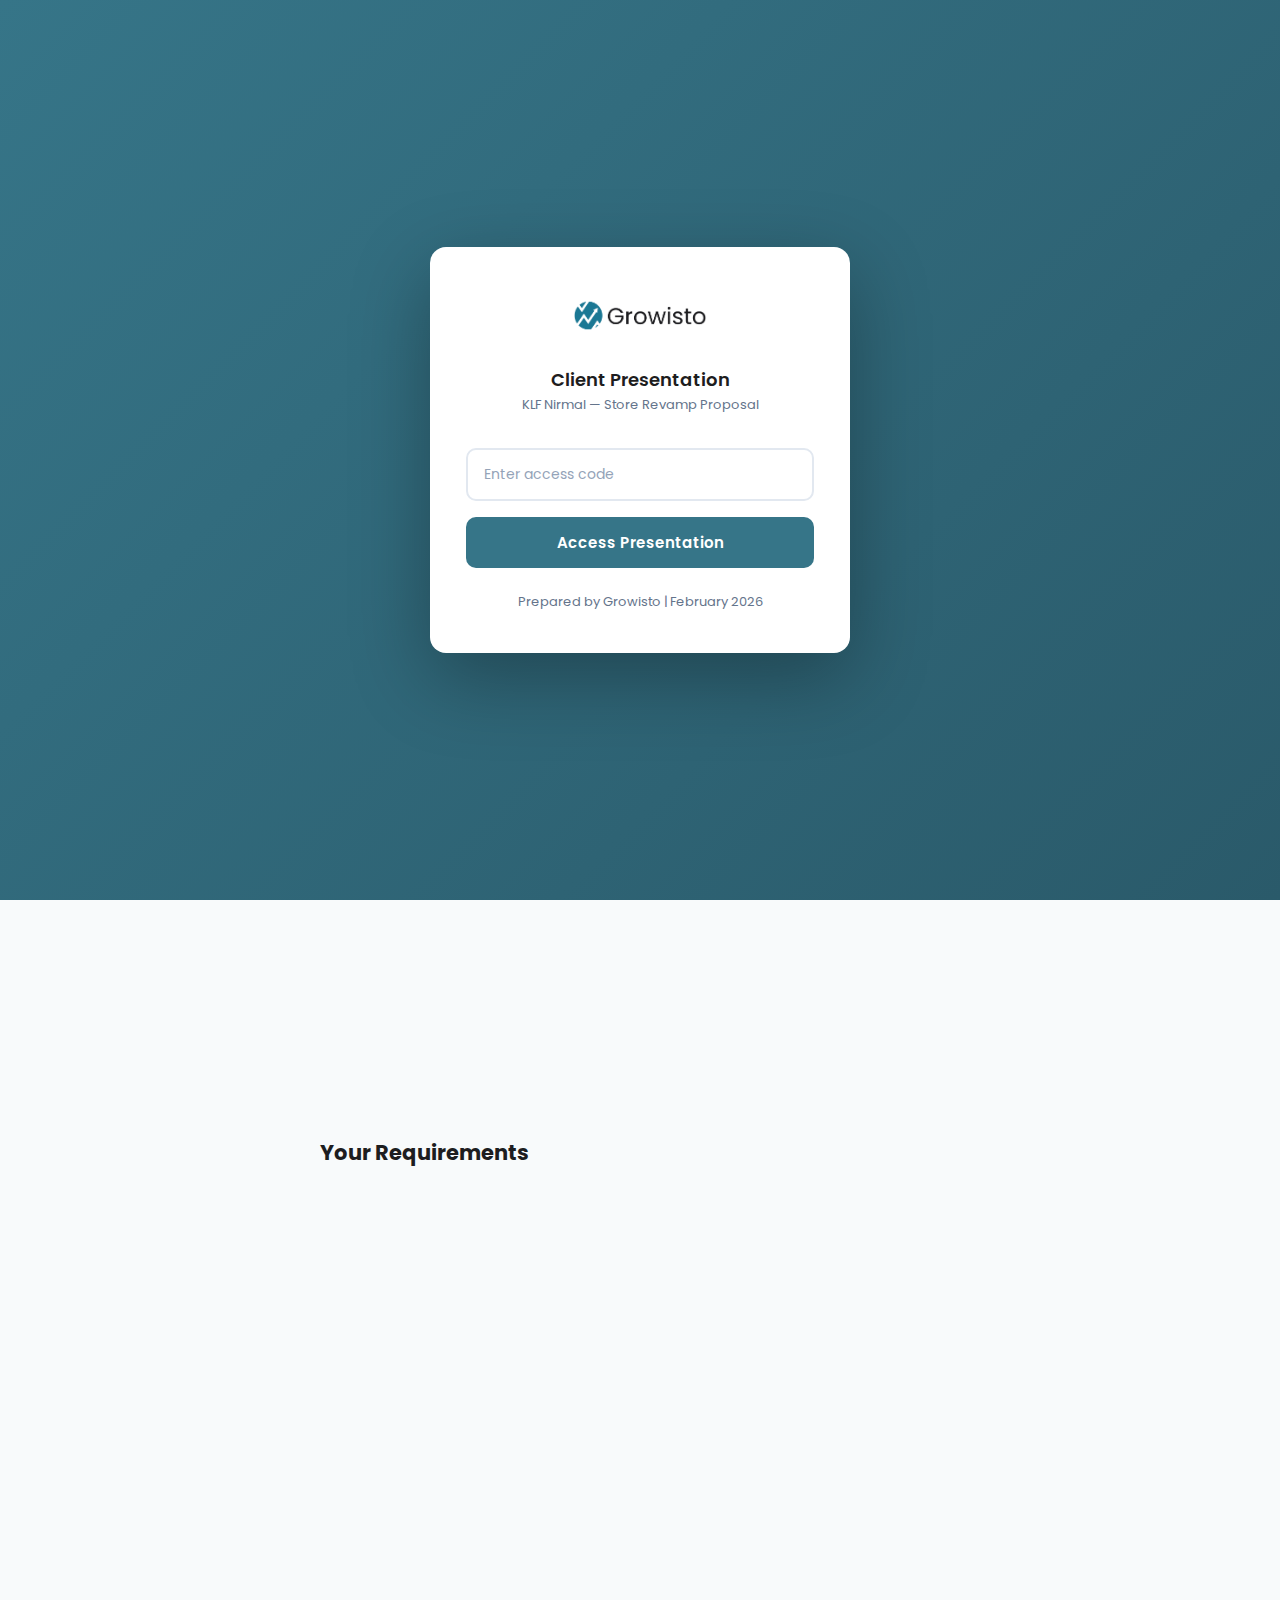
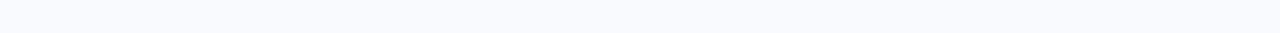
<file: index.html>
<!DOCTYPE html>
<html lang="en">
<head>
  <meta charset="UTF-8">
  <meta name="viewport" content="width=device-width, initial-scale=1.0">
  <title>KLF Nirmal — Store Revamp Proposal | Growisto</title>
  <link rel="icon" href="assets/growisto-logo.png">
  <link href="https://fonts.googleapis.com/css2?family=Poppins:wght@300;400;600;700&display=swap" rel="stylesheet">
  <link rel="stylesheet" href="styles.css">
</head>
<body>

  <!-- ============================================================
       PASSWORD OVERLAY
       ============================================================ -->
  <div class="password-overlay" id="passwordOverlay">
    <div class="password-card">
      <img src="assets/growisto-logo.png" alt="Growisto" class="password-logo">
      <h2 class="password-subtitle">Client Presentation</h2>
      <p class="password-client">KLF Nirmal — Store Revamp Proposal</p>
      <form id="passwordForm">
        <div class="password-input-group">
          <input type="password" id="passwordInput" class="password-input" placeholder="Enter access code" autocomplete="off">
        </div>
        <button type="submit" class="password-submit">Access Presentation</button>
        <p class="password-error" id="errorMsg">Incorrect access code. Please try again.</p>
      </form>
      <p class="text-muted text-small mt-24">Prepared by Growisto | February 2026</p>
    </div>
  </div>

  <!-- ============================================================
       MOBILE HEADER
       ============================================================ -->
  <div class="mobile-header" id="mobileHeader">
    <div class="hamburger" id="hamburger" onclick="toggleSidebar()">
      <span></span><span></span><span></span>
    </div>
    <img src="assets/growisto-logo-white.png" alt="Growisto" class="mobile-logo">
    <span class="mobile-logo-divider">&times;</span>
    <div class="mobile-client-logo-wrap">
      <img src="assets/klf-nirmal-logo.jpeg" alt="KLF Nirmal" class="mobile-client-logo">
    </div>
  </div>
  <div class="sidebar-overlay" id="sidebarOverlay" onclick="toggleSidebar()"></div>

  <!-- ============================================================
       SIDEBAR NAVIGATION
       ============================================================ -->
  <nav class="sidebar" id="sidebar">
    <div class="sidebar-header">
      <div class="sidebar-logos">
        <img src="assets/growisto-logo-white.png" alt="Growisto" class="sidebar-logo">
        <span class="sidebar-logo-divider">&times;</span>
        <div class="sidebar-client-logo-wrap">
          <img src="assets/klf-nirmal-logo.jpeg" alt="KLF Nirmal" class="sidebar-client-logo">
        </div>
      </div>
      <div class="sidebar-client">KLF NIRMAL</div>
      <div class="sidebar-project">Store Revamp Proposal</div>
    </div>
    <div class="sidebar-nav">
      <div class="nav-item active" onclick="switchTab('overview')" data-tab="overview">
        <span class="nav-icon">&#128203;</span>
        <span class="nav-label">Overview</span>
      </div>
      <div class="nav-item" onclick="switchTab('cro-audit')" data-tab="cro-audit">
        <span class="nav-icon">&#128202;</span>
        <span class="nav-label">CRO Audit</span>
      </div>
      <div class="nav-item" onclick="switchTab('features')" data-tab="features">
        <span class="nav-icon">&#9889;</span>
        <span class="nav-label">Features</span>
      </div>
      <div class="nav-item" onclick="switchTab('themes')" data-tab="themes">
        <span class="nav-icon">&#127912;</span>
        <span class="nav-label">Theme Evaluation</span>
      </div>
      <div class="nav-item" onclick="switchTab('impulse')" data-tab="impulse">
        <span class="nav-icon">&#128421;</span>
        <span class="nav-label">Impulse Preview</span>
        <span class="nav-badge">&#11088;</span>
      </div>
      <div class="nav-item" onclick="switchTab('local')" data-tab="local">
        <span class="nav-icon">&#128421;</span>
        <span class="nav-label">Local Preview</span>
      </div>
      <div class="nav-item" onclick="switchTab('prestige')" data-tab="prestige">
        <span class="nav-icon">&#128421;</span>
        <span class="nav-label">Prestige Preview</span>
      </div>
      <div class="nav-item" onclick="switchTab('focal')" data-tab="focal">
        <span class="nav-icon">&#128421;</span>
        <span class="nav-label">Focal Preview</span>
        <span class="nav-badge" style="background:#f59e0b;font-size:9px;">NEW</span>
      </div>
      <div class="nav-item" onclick="switchTab('krank')" data-tab="krank">
        <span class="nav-icon">&#128421;</span>
        <span class="nav-label">Krank Preview</span>
        <span class="nav-badge" style="background:#f59e0b;font-size:9px;">NEW</span>
      </div>
      <div class="nav-item" onclick="switchTab('fame')" data-tab="fame">
        <span class="nav-icon">&#128421;</span>
        <span class="nav-label">Fame Preview</span>
        <span class="nav-badge" style="background:#f59e0b;font-size:9px;">NEW</span>
      </div>
      <div class="nav-item" onclick="switchTab('sweet')" data-tab="sweet">
        <span class="nav-icon">&#128421;</span>
        <span class="nav-label">Sweet Preview</span>
        <span class="nav-badge" style="background:#f59e0b;font-size:9px;">NEW</span>
      </div>
      <div class="nav-item" onclick="switchTab('investment')" data-tab="investment">
        <span class="nav-icon">&#128176;</span>
        <span class="nav-label">Investment & Next Steps</span>
      </div>
    </div>
    <div class="sidebar-footer">
      Prepared by Growisto<br>February 2026
    </div>
  </nav>

  <!-- ============================================================
       MAIN CONTENT
       ============================================================ -->
  <div class="main-content">

    <!-- ============================================================
         TAB 1: OVERVIEW
         ============================================================ -->
    <div class="tab-content active" id="tab-overview">
      <div class="tab-body">

        <!-- Hero Banner -->
        <div class="hero-banner">
          <h1>KLF Nirmal — Store Revamp Proposal</h1>
          <p class="hero-subtitle">Transforming an 80-year heritage brand for the digital age</p>
          <p class="hero-date">Prepared by Growisto | February 2026</p>
        </div>

        <!-- What We'll Cover -->
        <h2 class="mb-20">What We'll Cover</h2>
        <div class="section-cards fade-in-stagger mb-32">
          <div class="section-card">
            <div class="card-icon">&#128202;</div>
            <div class="card-title">CRO Audit</div>
            <div class="card-desc">Deep-dive analysis of your current store performance, traffic patterns, and conversion funnel bottlenecks</div>
          </div>
          <div class="section-card orange">
            <div class="card-icon">&#9889;</div>
            <div class="card-title">Feature Plan</div>
            <div class="card-desc">63 carefully selected features tied to specific conversion problems, classified by implementation type</div>
          </div>
          <div class="section-card purple">
            <div class="card-icon">&#127912;</div>
            <div class="card-title">Theme Evaluation</div>
            <div class="card-desc">7 Shopify themes evaluated, 3 shortlisted with detailed comparison based on your requirements</div>
          </div>
          <div class="section-card green">
            <div class="card-icon">&#128421;</div>
            <div class="card-title">Live Mockups</div>
            <div class="card-desc">Interactive homepage prototypes showing YOUR products on each shortlisted theme</div>
          </div>
          <div class="section-card amber">
            <div class="card-icon">&#128176;</div>
            <div class="card-title">Investment</div>
            <div class="card-desc">Transparent cost breakdown, ROI projection, and clear next steps</div>
          </div>
        </div>

        <!-- Key Metrics Snapshot -->
        <h2 class="mb-20">Key Metrics Snapshot</h2>
        <div class="metrics-grid fade-in-stagger mb-32">
          <div class="metric-card success">
            <div class="metric-value">26,200</div>
            <div class="metric-label">Monthly Visits</div>
            <div class="metric-benchmark">Growing traffic base</div>
          </div>
          <div class="metric-card danger">
            <div class="metric-value">65.88%</div>
            <div class="metric-label">Bounce Rate</div>
            <div class="metric-benchmark">Benchmark: &lt;45%</div>
          </div>
          <div class="metric-card danger">
            <div class="metric-value">4.8s</div>
            <div class="metric-label">LCP (Mobile)</div>
            <div class="metric-benchmark">Target: &le;2.5s</div>
          </div>
          <div class="metric-card warning">
            <div class="metric-value">1.57</div>
            <div class="metric-label">Pages per Visit</div>
            <div class="metric-benchmark">Benchmark: &gt;3</div>
          </div>
          <div class="metric-card">
            <div class="metric-value" style="color: var(--color-primary);">78%</div>
            <div class="metric-label">Mobile Traffic</div>
            <div class="metric-benchmark">Mobile-first critical</div>
          </div>
          <div class="metric-card danger">
            <div class="metric-value">20</div>
            <div class="metric-label">Feature Gaps</div>
            <div class="metric-benchmark">12 HIGH severity</div>
          </div>
        </div>

        <!-- Your Requirements -->
        <h2 class="mb-20">Your Requirements</h2>
        <div class="metrics-grid fade-in-stagger mb-32">
          <div class="metric-card">
            <div class="metric-value" style="color: var(--color-primary);">100</div>
            <div class="metric-label">SKUs across 22 Categories</div>
            <div class="metric-benchmark">6 sub-brands to manage</div>
          </div>
          <div class="metric-card">
            <div class="metric-value" style="color: var(--color-primary); font-size: 18px; line-height: 1.4;">Coconad, VCO, Tilnad, Nirmal, Cocosoft, Cocodaily</div>
            <div class="metric-label">6 Sub-brands</div>
            <div class="metric-benchmark">Ranked by sales volume</div>
          </div>
          <div class="metric-card">
            <div class="metric-value" style="color: var(--color-primary); font-size: 16px; line-height: 1.4;">Authentic, Trusted, Quality</div>
            <div class="metric-label">Brand Personality</div>
            <div class="metric-benchmark">80-year heritage brand</div>
          </div>
          <div class="metric-card">
            <div class="metric-value" style="color: var(--color-primary); font-size: 14px; line-height: 1.4;">Two Brothers Organic, Anveshan Farm, Organic Tattva</div>
            <div class="metric-label">Reference Sites</div>
            <div class="metric-benchmark">Clean, trustworthy, food-focused</div>
          </div>
          <div class="metric-card warning">
            <div class="metric-value" style="font-size: 16px;">Vela Framework v2.0.0</div>
            <div class="metric-label">Current Theme</div>
            <div class="metric-benchmark">Outdated — needs replacement</div>
          </div>
          <div class="metric-card">
            <div class="metric-value" style="color: var(--color-primary);">78%</div>
            <div class="metric-label">Mobile Traffic</div>
            <div class="metric-benchmark">Mobile-first design is critical</div>
          </div>
        </div>

      </div>
    </div>

    <!-- ============================================================
         TAB 2: CRO AUDIT
         ============================================================ -->
    <div class="tab-content" id="tab-cro-audit">
      <div class="tab-header">
        <h1>CRO Audit & Performance Analysis</h1>
        <p>Data-driven analysis of klfnirmal.com's current performance</p>
      </div>
      <div class="tab-body">

        <!-- Performance Metrics -->
        <h2 class="mb-20">Performance Metrics</h2>
        <div class="metrics-grid fade-in-stagger mb-32">
          <div class="metric-card danger">
            <div class="metric-value">65.88%</div>
            <div class="metric-label">Bounce Rate</div>
            <div class="metric-benchmark">Benchmark: &lt;45% &mdash; 2 of 3 visitors leave immediately</div>
          </div>
          <div class="metric-card danger">
            <div class="metric-value">1.57</div>
            <div class="metric-label">Pages per Visit</div>
            <div class="metric-benchmark">Benchmark: &gt;3 &mdash; barely browse 2 pages</div>
          </div>
          <div class="metric-card danger">
            <div class="metric-value">0:25</div>
            <div class="metric-label">Avg Session</div>
            <div class="metric-benchmark">Benchmark: &gt;2:00 &mdash; gone in 25 seconds</div>
          </div>
          <div class="metric-card danger">
            <div class="metric-value">4.8s</div>
            <div class="metric-label">LCP Mobile</div>
            <div class="metric-benchmark">Target: &le;2.5s &mdash; Core Web Vitals FAILED</div>
          </div>
          <div class="metric-card warning">
            <div class="metric-value">3.0s</div>
            <div class="metric-label">FCP</div>
            <div class="metric-benchmark">Target: &le;1.8s &mdash; First paint too slow</div>
          </div>
          <div class="metric-card">
            <div class="metric-value" style="color: var(--color-primary);">78%</div>
            <div class="metric-label">Mobile Traffic</div>
            <div class="metric-benchmark">Mobile-first critical</div>
          </div>
          <div class="metric-card success">
            <div class="metric-value">26,200</div>
            <div class="metric-label">Monthly Visits</div>
            <div class="metric-benchmark">Growing traffic base</div>
          </div>
          <div class="metric-card danger">
            <div class="metric-value">~0.01%</div>
            <div class="metric-label">Email & Paid</div>
            <div class="metric-benchmark">Virtually non-existent channels</div>
          </div>
        </div>

        <!-- Conversion Funnel -->
        <h2 class="mb-20">Conversion Funnel</h2>
        <div class="funnel-container mb-32">
          <div class="funnel-header">
            <div class="funnel-header-label"></div>
            <div class="funnel-header-track">Visitors</div>
            <div class="funnel-header-value">% of Total</div>
            <div class="funnel-header-drop">Drop-off</div>
          </div>
          <div class="funnel-bar">
            <div class="funnel-label">Monthly Visits</div>
            <div class="funnel-track">
              <div class="funnel-fill stage-1" style="width: 100%;">26,200</div>
            </div>
            <div class="funnel-value">100%</div>
            <div class="funnel-drop"></div>
          </div>
          <div class="funnel-bar">
            <div class="funnel-label">Engaged (not bounced)</div>
            <div class="funnel-track">
              <div class="funnel-fill stage-2" style="width: 34.12%;">~8,935</div>
            </div>
            <div class="funnel-value">34.12%</div>
            <div class="funnel-drop">-65.88%</div>
          </div>
          <div class="funnel-bar estimated">
            <div class="funnel-label">PDP Views <span class="est-badge">EST</span></div>
            <div class="funnel-track">
              <div class="funnel-fill stage-3" style="width: 15.6%;">~4,100</div>
            </div>
            <div class="funnel-value">15.6%</div>
            <div class="funnel-drop">-18.5%</div>
          </div>
          <div class="funnel-bar estimated">
            <div class="funnel-label">Added to Cart <span class="est-badge">EST</span></div>
            <div class="funnel-track">
              <div class="funnel-fill stage-4" style="width: 3.1%;">~820</div>
            </div>
            <div class="funnel-value">3.1%</div>
            <div class="funnel-drop">-12.5%</div>
          </div>
          <div class="funnel-bar estimated">
            <div class="funnel-label">Reached Checkout <span class="est-badge">EST</span></div>
            <div class="funnel-track">
              <div class="funnel-fill stage-5" style="width: 1.6%;">~410</div>
            </div>
            <div class="funnel-value">1.6%</div>
            <div class="funnel-drop">-1.5%</div>
          </div>
          <div class="funnel-bar estimated">
            <div class="funnel-label">Purchased <span class="est-badge">EST</span></div>
            <div class="funnel-track">
              <div class="funnel-fill stage-6" style="width: 0.7%;">est. ~180</div>
            </div>
            <div class="funnel-value">~0.7%</div>
            <div class="funnel-drop">-0.9%</div>
          </div>
        </div>

        <div class="callout info mt-16 mb-32">
          <h4>Data Sources &amp; Methodology</h4>
          <ul>
            <li><strong>Verified data:</strong> Monthly visits (26,200) and bounce rate (65.88%) &mdash; sourced from SimilarWeb and available analytics.</li>
            <li><strong>Estimated data (marked <span class="est-badge" style="vertical-align: baseline;">EST</span>):</strong> PDP views through Purchases are calculated using Food &amp; Beverages industry benchmarks:
              <ul style="margin-top: 4px; list-style: circle;">
                <li>Add to Cart rate: 3&ndash;5% of total visits (industry avg)</li>
                <li>Cart abandonment: ~75% of carts</li>
                <li>Checkout completion: ~40% of those reaching checkout</li>
                <li>Food &amp; Bev CVR benchmark: 2.5&ndash;4%</li>
              </ul>
            </li>
            <li><strong>Next step:</strong> These estimates will be replaced with actual data once GA4 and Shopify analytics access is provided.</li>
          </ul>
        </div>

        <!-- Feature Gaps Identified -->
        <h2 class="mb-20">Feature Gaps Identified</h2>
        <h3 class="text-danger mb-12" style="font-size: 16px;">HIGH Severity (12 items)</h3>
        <div class="gap-grid mb-24">
          <div class="gap-card">
            <div class="gap-severity high">HIGH</div>
            <div class="gap-title">Visual category browsing missing</div>
            <div class="gap-desc">Text menus only &mdash; no visual category tiles or image-based navigation</div>
          </div>
          <div class="gap-card">
            <div class="gap-severity high">HIGH</div>
            <div class="gap-title">Mega menu lacks images</div>
            <div class="gap-desc">Text-only navigation &mdash; no product or category images in dropdown</div>
          </div>
          <div class="gap-card">
            <div class="gap-severity high">HIGH</div>
            <div class="gap-title">No testimonials on homepage</div>
            <div class="gap-desc">Missing social proof on the most-visited page</div>
          </div>
          <div class="gap-card">
            <div class="gap-severity high">HIGH</div>
            <div class="gap-title">Product cards missing ratings/CTAs</div>
            <div class="gap-desc">No add-to-cart button or star ratings on product listing cards</div>
          </div>
          <div class="gap-card">
            <div class="gap-severity high">HIGH</div>
            <div class="gap-title">Filter modal broken</div>
            <div class="gap-desc">Blank modal appears on collection pages &mdash; filters non-functional</div>
          </div>
          <div class="gap-card">
            <div class="gap-severity high">HIGH</div>
            <div class="gap-title">No ATC/scarcity on PLP</div>
            <div class="gap-desc">Extra clicks required to purchase &mdash; no urgency elements</div>
          </div>
          <div class="gap-card">
            <div class="gap-severity high">HIGH</div>
            <div class="gap-title">PDP layout messy</div>
            <div class="gap-desc">Scattered information, poor visual hierarchy, confusing structure</div>
          </div>
          <div class="gap-card">
            <div class="gap-severity high">HIGH</div>
            <div class="gap-title">Reviews missing on PDP</div>
            <div class="gap-desc">No social proof at the critical decision point</div>
          </div>
          <div class="gap-card">
            <div class="gap-severity high">HIGH</div>
            <div class="gap-title">Buy Now CTA missing</div>
            <div class="gap-desc">ATC button not sticky on mobile &mdash; scrolls out of view</div>
          </div>
          <div class="gap-card">
            <div class="gap-severity high">HIGH</div>
            <div class="gap-title">Cart UI inconsistent</div>
            <div class="gap-desc">Mini cart and full cart page mismatch in design and functionality</div>
          </div>
          <div class="gap-card">
            <div class="gap-severity high">HIGH</div>
            <div class="gap-title">No free shipping progress bar</div>
            <div class="gap-desc">No gamification or incentive to increase cart value</div>
          </div>
          <div class="gap-card">
            <div class="gap-severity high">HIGH</div>
            <div class="gap-title">No Frequently Bought Together</div>
            <div class="gap-desc">Missed cross-sell opportunity on every product page</div>
          </div>
        </div>

        <h3 class="text-warning mb-12" style="font-size: 16px;">MEDIUM Severity (8 items)</h3>
        <div class="gap-grid mb-32">
          <div class="gap-card">
            <div class="gap-severity medium">MEDIUM</div>
            <div class="gap-title">No coupon widget</div>
            <div class="gap-desc">No visible coupon/discount application in cart</div>
          </div>
          <div class="gap-card">
            <div class="gap-severity medium">MEDIUM</div>
            <div class="gap-title">No stock indicators</div>
            <div class="gap-desc">No low-stock or sold-out badges on products</div>
          </div>
          <div class="gap-card">
            <div class="gap-severity medium">MEDIUM</div>
            <div class="gap-title">Performance failing</div>
            <div class="gap-desc">Core Web Vitals failing &mdash; LCP 4.8s, FCP 3.0s</div>
          </div>
          <div class="gap-card">
            <div class="gap-severity medium">MEDIUM</div>
            <div class="gap-title">Email channel absent</div>
            <div class="gap-desc">~0.01% traffic from email &mdash; no email marketing</div>
          </div>
          <div class="gap-card">
            <div class="gap-severity medium">MEDIUM</div>
            <div class="gap-title">Paid channel absent</div>
            <div class="gap-desc">~0.01% traffic from paid ads &mdash; untapped growth</div>
          </div>
          <div class="gap-card">
            <div class="gap-severity medium">MEDIUM</div>
            <div class="gap-title">No ingredient info</div>
            <div class="gap-desc">Food brand without ingredient transparency on PDP</div>
          </div>
          <div class="gap-card">
            <div class="gap-severity medium">MEDIUM</div>
            <div class="gap-title">Session too short</div>
            <div class="gap-desc">25-second average session &mdash; not enough to browse or buy</div>
          </div>
          <div class="gap-card">
            <div class="gap-severity medium">MEDIUM</div>
            <div class="gap-title">Pages per visit too low</div>
            <div class="gap-desc">1.57 pages &mdash; visitors barely explore beyond landing page</div>
          </div>
        </div>

        <!-- Revenue Impact -->
        <h2 class="mb-20">Revenue Impact</h2>
        <div class="callout success">
          <h4>Projected Improvement</h4>
          <p>By fixing the bounce rate from 65.88% to &lt;45%, improving page speed from 4.8s to &lt;2.5s, and filling the 12 HIGH feature gaps &mdash; we project a <strong>2-2.5x improvement</strong> in your current conversion rate, bringing it in line with Food &amp; Beverages benchmarks (2.5-4% CVR).</p>
        </div>

      </div>
    </div>

    <!-- ============================================================
         TAB 3: FEATURES
         ============================================================ -->
    <div class="tab-content" id="tab-features">
      <div class="tab-header">
        <h1>Feature Recommendations</h1>
        <p>63 features selected, every one tied to a specific CRO problem</p>
      </div>
      <div class="tab-body">

        <!-- Feature-to-Funnel Mapping -->
        <h2 class="mb-20">Feature-to-Funnel Mapping</h2>
        <div class="funnel-mapping mb-32">
          <div class="funnel-map-item">
            <div class="problem">65.88% Bounce Rate<span class="problem-metric">Benchmark: &lt;45%</span></div>
            <div class="arrow">&rarr;</div>
            <div class="solution">
              <span class="solution-tag">Hero Banner</span>
              <span class="solution-tag">Trust Badges</span>
              <span class="solution-tag">Brand Story</span>
              <span class="solution-tag">Video Banner</span>
              <span class="solution-tag">Page Speed</span>
            </div>
          </div>
          <div class="funnel-map-item">
            <div class="problem">1.57 Pages/Visit<span class="problem-metric">Benchmark: &gt;3</span></div>
            <div class="arrow">&rarr;</div>
            <div class="solution">
              <span class="solution-tag">Category Nav</span>
              <span class="solution-tag">Best Sellers</span>
              <span class="solution-tag">Mega Menu</span>
              <span class="solution-tag">New Arrivals</span>
              <span class="solution-tag">Infinite Scroll</span>
            </div>
          </div>
          <div class="funnel-map-item">
            <div class="problem">LCP 4.8s Failed<span class="problem-metric">Target: &le;2.5s</span></div>
            <div class="arrow">&rarr;</div>
            <div class="solution">
              <span class="solution-tag">New Theme</span>
              <span class="solution-tag">Image Optimization</span>
              <span class="solution-tag">Lazy Load</span>
              <span class="solution-tag">CDN</span>
              <span class="solution-tag">Code Minification</span>
            </div>
          </div>
          <div class="funnel-map-item">
            <div class="problem">Missing ATC & Reviews<span class="problem-metric">No social proof or quick buy</span></div>
            <div class="arrow">&rarr;</div>
            <div class="solution">
              <span class="solution-tag">Quick Buy</span>
              <span class="solution-tag">Judge.me Reviews</span>
              <span class="solution-tag">Stock Badges</span>
              <span class="solution-tag">Image Zoom</span>
              <span class="solution-tag">Wishlist</span>
            </div>
          </div>
          <div class="funnel-map-item">
            <div class="problem">Cart Abandonment<span class="problem-metric">No urgency or trust elements</span></div>
            <div class="arrow">&rarr;</div>
            <div class="solution">
              <span class="solution-tag">Free Ship Bar</span>
              <span class="solution-tag">Coupons</span>
              <span class="solution-tag">Delivery Date</span>
              <span class="solution-tag">Upsell</span>
              <span class="solution-tag">Trust Elements</span>
            </div>
          </div>
        </div>

        <!-- Feature Classification -->
        <h2 class="mb-20">Feature Classification</h2>
        <p class="mb-16" style="color: #64748b; font-size: 13px;">63 features across 6 page sections &mdash; 58 client-selected + 5 Growisto recommended (Impulse theme)</p>
        <div class="metrics-grid mb-32" style="grid-template-columns: repeat(4, 1fr);">
          <div class="metric-card success">
            <div class="metric-value">22</div>
            <div class="metric-label">Inbuilt Features</div>
            <div class="metric-benchmark">Come with theme &mdash; zero extra dev cost</div>
          </div>
          <div class="metric-card warning">
            <div class="metric-value">21</div>
            <div class="metric-label">Custom Development</div>
            <div class="metric-benchmark">Liquid/CSS/JS development needed</div>
          </div>
          <div class="metric-card" style="">
            <div class="metric-value" style="color: #3b82f6;">20</div>
            <div class="metric-label">App-Based</div>
            <div class="metric-benchmark">Third-party Shopify apps required</div>
          </div>
          <div class="metric-card" style="">
            <div class="metric-value" style="color: var(--color-primary);">63</div>
            <div class="metric-label">Total Features</div>
            <div class="metric-benchmark">Complete feature scope for launch</div>
          </div>
        </div>

        <!-- Features by Page Section (Accordion) -->
        <h2 class="mb-20">Features by Page Section</h2>
        <div class="accordion mb-32">

          <!-- Section 1: Homepage Features -->
          <div class="accordion-item open">
            <div class="accordion-header" onclick="toggleAccordion(this)">
              <div class="accordion-title">
                <span>Homepage Features</span>
                <span class="accordion-count">(12 features)</span>
              </div>
              <span class="accordion-icon">&#9660;</span>
            </div>
            <div class="accordion-body">
              <div class="accordion-body-inner">
                <div class="table-wrapper">
                  <table class="data-table">
                    <thead>
                      <tr>
                        <th>#</th>
                        <th>Source</th>
                        <th>Feature</th>
                        <th>CRO Problem</th>
                        <th>Impulse</th>
                        <th>Local</th>
                      </tr>
                    </thead>
                    <tbody>
                      <tr>
                        <td>1</td>
                        <td><span class="badge requirement-client">KLF Nirmal</span></td>
                        <td>Hero banner slider</td>
                        <td>65.88% bounce</td>
                        <td><span class="badge inbuilt">Inbuilt</span></td>
                        <td><span class="badge inbuilt">Inbuilt</span></td>
                      </tr>
                      <tr>
                        <td>2</td>
                        <td><span class="badge requirement-client">KLF Nirmal</span></td>
                        <td>Video banner (brand showcase)</td>
                        <td>0:25 session</td>
                        <td><span class="badge inbuilt">Inbuilt</span></td>
                        <td><span class="badge inbuilt">Inbuilt</span></td>
                      </tr>
                      <tr>
                        <td>3</td>
                        <td><span class="badge requirement-client">KLF Nirmal</span></td>
                        <td>Popular categories navigation</td>
                        <td>1.57 pages/visit</td>
                        <td><span class="badge custom">Custom ~6hrs</span></td>
                        <td><span class="badge custom">Custom ~6hrs</span></td>
                      </tr>
                      <tr>
                        <td>4</td>
                        <td><span class="badge requirement-client">KLF Nirmal</span></td>
                        <td>Best selling products</td>
                        <td>1.57 pages/visit</td>
                        <td><span class="badge inbuilt">Inbuilt</span></td>
                        <td><span class="badge inbuilt">Inbuilt</span></td>
                      </tr>
                      <tr>
                        <td>5</td>
                        <td><span class="badge requirement-client">KLF Nirmal</span></td>
                        <td>New arrivals section</td>
                        <td>1.57 pages/visit</td>
                        <td><span class="badge custom">Custom ~4hrs</span></td>
                        <td><span class="badge custom">Custom ~4hrs</span></td>
                      </tr>
                      <tr>
                        <td>6</td>
                        <td><span class="badge requirement-client">KLF Nirmal</span></td>
                        <td>Customer reviews carousel</td>
                        <td>No testimonials</td>
                        <td><span class="badge app">App (Judge.me)</span></td>
                        <td><span class="badge app">App (Judge.me)</span></td>
                      </tr>
                      <tr>
                        <td>7</td>
                        <td><span class="badge requirement-client">KLF Nirmal</span></td>
                        <td>Trust badges / USP bar</td>
                        <td>65.88% bounce</td>
                        <td><span class="badge inbuilt">Inbuilt</span></td>
                        <td><span class="badge inbuilt">Inbuilt</span></td>
                      </tr>
                      <tr>
                        <td>8</td>
                        <td><span class="badge requirement-client">KLF Nirmal</span></td>
                        <td>Instagram feed</td>
                        <td>0:25 session</td>
                        <td><span class="badge app">App (Instafeed)</span></td>
                        <td><span class="badge app">App (Instafeed)</span></td>
                      </tr>
                      <tr>
                        <td>9</td>
                        <td><span class="badge requirement-client">KLF Nirmal</span></td>
                        <td>Brand story section</td>
                        <td>0:25 session</td>
                        <td><span class="badge inbuilt">Inbuilt</span></td>
                        <td><span class="badge custom">Custom ~4hrs</span></td>
                      </tr>
                      <tr>
                        <td>10</td>
                        <td><span class="badge requirement-growisto">Growisto</span></td>
                        <td>Predictive search</td>
                        <td>1.57 pages/visit</td>
                        <td><span class="badge app">App (Searchanise)</span></td>
                        <td><span class="badge app">App (Searchanise)</span></td>
                      </tr>
                      <tr>
                        <td>11</td>
                        <td><span class="badge requirement-growisto">Growisto</span></td>
                        <td>Visual mega menu</td>
                        <td>1.57 pages/visit</td>
                        <td><span class="badge custom">Custom ~8hrs</span></td>
                        <td><span class="badge custom">Custom ~8hrs</span></td>
                      </tr>
                      <tr>
                        <td>12</td>
                        <td><span class="badge requirement-growisto">Growisto</span></td>
                        <td>Countdown timer</td>
                        <td>65.88% bounce</td>
                        <td><span class="badge custom">Custom ~4hrs</span></td>
                        <td><span class="badge custom">Custom ~4hrs</span></td>
                      </tr>
                    </tbody>
                  </table>
                </div>
              </div>
            </div>
          </div>

          <!-- Section 2: Collection Page Features -->
          <div class="accordion-item">
            <div class="accordion-header" onclick="toggleAccordion(this)">
              <div class="accordion-title">
                <span>Collection Page Features</span>
                <span class="accordion-count">(10 features)</span>
              </div>
              <span class="accordion-icon">&#9660;</span>
            </div>
            <div class="accordion-body">
              <div class="accordion-body-inner">
                <div class="table-wrapper">
                  <table class="data-table">
                    <thead>
                      <tr>
                        <th>#</th>
                        <th>Source</th>
                        <th>Feature</th>
                        <th>CRO Problem</th>
                        <th>Impulse</th>
                        <th>Local</th>
                      </tr>
                    </thead>
                    <tbody>
                      <tr>
                        <td>1</td>
                        <td><span class="badge requirement-client">KLF Nirmal</span></td>
                        <td>Advanced filters</td>
                        <td>Broken filter modal</td>
                        <td><span class="badge inbuilt">Inbuilt</span></td>
                        <td><span class="badge inbuilt">Inbuilt</span></td>
                      </tr>
                      <tr>
                        <td>2</td>
                        <td><span class="badge requirement-client">KLF Nirmal</span></td>
                        <td>Sort options</td>
                        <td>Standard browsing</td>
                        <td><span class="badge inbuilt">Inbuilt</span></td>
                        <td><span class="badge inbuilt">Inbuilt</span></td>
                      </tr>
                      <tr>
                        <td>3</td>
                        <td><span class="badge requirement-client">KLF Nirmal</span></td>
                        <td>Quick add to cart</td>
                        <td>No ATC on PLP</td>
                        <td><span class="badge inbuilt">Inbuilt</span></td>
                        <td><span class="badge inbuilt">Inbuilt</span></td>
                      </tr>
                      <tr>
                        <td>4</td>
                        <td><span class="badge requirement-client">KLF Nirmal</span></td>
                        <td>Grid and List view toggle</td>
                        <td>100 SKUs browsable</td>
                        <td><span class="badge inbuilt">Inbuilt</span></td>
                        <td><span class="badge inbuilt">Inbuilt</span></td>
                      </tr>
                      <tr>
                        <td>5</td>
                        <td><span class="badge requirement-client">KLF Nirmal</span></td>
                        <td>Infinite scroll</td>
                        <td>1.57 pages/visit</td>
                        <td><span class="badge app">App</span></td>
                        <td><span class="badge app">App</span></td>
                      </tr>
                      <tr>
                        <td>6</td>
                        <td><span class="badge requirement-client">KLF Nirmal</span></td>
                        <td>Product comparison</td>
                        <td>Users leave to compare</td>
                        <td><span class="badge inbuilt">Inbuilt</span></td>
                        <td><span class="badge inbuilt">Inbuilt</span></td>
                      </tr>
                      <tr>
                        <td>7</td>
                        <td><span class="badge requirement-client">KLF Nirmal</span></td>
                        <td>Color/variant swatches</td>
                        <td>Pack size selection</td>
                        <td><span class="badge inbuilt">Inbuilt</span></td>
                        <td><span class="badge inbuilt">Inbuilt</span></td>
                      </tr>
                      <tr>
                        <td>8</td>
                        <td><span class="badge requirement-client">KLF Nirmal</span></td>
                        <td>Quick view popup</td>
                        <td>Reduce clicks</td>
                        <td><span class="badge custom">Custom ~8hrs</span></td>
                        <td><span class="badge custom">Custom ~8hrs</span></td>
                      </tr>
                      <tr>
                        <td>9</td>
                        <td><span class="badge requirement-client">KLF Nirmal</span></td>
                        <td>Product badges</td>
                        <td>No visual cues</td>
                        <td><span class="badge custom">Custom ~4hrs</span></td>
                        <td><span class="badge custom">Custom ~4hrs</span></td>
                      </tr>
                      <tr>
                        <td>10</td>
                        <td><span class="badge requirement-growisto">Growisto</span></td>
                        <td>Scarcity triggers (low stock)</td>
                        <td>No urgency cues</td>
                        <td><span class="badge custom">Custom ~4hrs</span></td>
                        <td><span class="badge custom">Custom ~4hrs</span></td>
                      </tr>
                    </tbody>
                  </table>
                </div>
              </div>
            </div>
          </div>

          <!-- Section 3: Product Page Features -->
          <div class="accordion-item">
            <div class="accordion-header" onclick="toggleAccordion(this)">
              <div class="accordion-title">
                <span>Product Page Features (PDP)</span>
                <span class="accordion-count">(17 features)</span>
              </div>
              <span class="accordion-icon">&#9660;</span>
            </div>
            <div class="accordion-body">
              <div class="accordion-body-inner">
                <div class="table-wrapper">
                  <table class="data-table">
                    <thead>
                      <tr>
                        <th>#</th>
                        <th>Source</th>
                        <th>Feature</th>
                        <th>CRO Problem</th>
                        <th>Impulse</th>
                        <th>Local</th>
                      </tr>
                    </thead>
                    <tbody>
                      <tr>
                        <td>1</td>
                        <td><span class="badge requirement-client">KLF Nirmal</span></td>
                        <td>Image zoom</td>
                        <td>Messy PDP</td>
                        <td><span class="badge inbuilt">Inbuilt</span></td>
                        <td><span class="badge inbuilt">Inbuilt</span></td>
                      </tr>
                      <tr>
                        <td>2</td>
                        <td><span class="badge requirement-client">KLF Nirmal</span></td>
                        <td>Product video (YouTube)</td>
                        <td>Minimal details</td>
                        <td><span class="badge inbuilt">Inbuilt</span></td>
                        <td><span class="badge inbuilt">Inbuilt</span></td>
                      </tr>
                      <tr>
                        <td>3</td>
                        <td><span class="badge requirement-client">KLF Nirmal</span></td>
                        <td>Delivery date estimation</td>
                        <td>Purchase anxiety</td>
                        <td><span class="badge app">App ~$7/mo</span></td>
                        <td><span class="badge app">App ~$7/mo</span></td>
                      </tr>
                      <tr>
                        <td>4</td>
                        <td><span class="badge requirement-client">KLF Nirmal</span></td>
                        <td>Reviews and ratings</td>
                        <td>Reviews missing</td>
                        <td><span class="badge inbuilt">Inbuilt (Judge.me)</span></td>
                        <td><span class="badge inbuilt">Inbuilt (Judge.me)</span></td>
                      </tr>
                      <tr>
                        <td>5</td>
                        <td><span class="badge requirement-client">KLF Nirmal</span></td>
                        <td>Trust badges on PDP</td>
                        <td>Trust gap</td>
                        <td><span class="badge inbuilt">Inbuilt</span></td>
                        <td><span class="badge inbuilt">Inbuilt</span></td>
                      </tr>
                      <tr>
                        <td>6</td>
                        <td><span class="badge requirement-client">KLF Nirmal</span></td>
                        <td>Stock availability</td>
                        <td>User uncertainty</td>
                        <td><span class="badge inbuilt">Inbuilt</span></td>
                        <td><span class="badge inbuilt">Inbuilt</span></td>
                      </tr>
                      <tr>
                        <td>7</td>
                        <td><span class="badge requirement-client">KLF Nirmal</span></td>
                        <td>Frequently bought together</td>
                        <td>Missed cross-sell</td>
                        <td><span class="badge app">App ~$10/mo</span></td>
                        <td><span class="badge app">App ~$10/mo</span></td>
                      </tr>
                      <tr>
                        <td>8</td>
                        <td><span class="badge requirement-client">KLF Nirmal</span></td>
                        <td>Product FAQs</td>
                        <td>Minimal details</td>
                        <td><span class="badge app">App ~$5/mo</span></td>
                        <td><span class="badge app">App ~$5/mo</span></td>
                      </tr>
                      <tr>
                        <td>9</td>
                        <td><span class="badge requirement-client">KLF Nirmal</span></td>
                        <td>Social media share</td>
                        <td>Organic growth</td>
                        <td><span class="badge custom">Custom ~3hrs</span></td>
                        <td><span class="badge custom">Custom ~3hrs</span></td>
                      </tr>
                      <tr>
                        <td>10</td>
                        <td><span class="badge requirement-client">KLF Nirmal</span></td>
                        <td>Wishlist</td>
                        <td>Retention</td>
                        <td><span class="badge custom">Custom ~6hrs</span></td>
                        <td><span class="badge inbuilt">Inbuilt</span></td>
                      </tr>
                      <tr>
                        <td>11</td>
                        <td><span class="badge requirement-client">KLF Nirmal</span></td>
                        <td>Recently viewed</td>
                        <td>1.57 pages/visit</td>
                        <td><span class="badge inbuilt">Inbuilt</span></td>
                        <td><span class="badge custom">Custom ~4hrs</span></td>
                      </tr>
                      <tr>
                        <td>12</td>
                        <td><span class="badge requirement-client">KLF Nirmal</span></td>
                        <td>Ingredient / Nutrition info</td>
                        <td>Food-specific need</td>
                        <td><span class="badge custom">Custom ~8hrs</span></td>
                        <td><span class="badge inbuilt">INBUILT &#9733;</span></td>
                      </tr>
                      <tr>
                        <td>13</td>
                        <td><span class="badge requirement-client">KLF Nirmal</span></td>
                        <td>FSSAI / Organic badges</td>
                        <td>Food safety trust</td>
                        <td><span class="badge custom">Custom ~4hrs</span></td>
                        <td><span class="badge custom">Custom ~4hrs</span></td>
                      </tr>
                      <tr>
                        <td>14</td>
                        <td><span class="badge requirement-client">KLF Nirmal</span></td>
                        <td>Customer photos / UGC</td>
                        <td>Social proof</td>
                        <td><span class="badge app">App ~$15/mo</span></td>
                        <td><span class="badge app">App ~$15/mo</span></td>
                      </tr>
                      <tr>
                        <td>15</td>
                        <td><span class="badge requirement-client">KLF Nirmal</span></td>
                        <td>Back-in-stock notification</td>
                        <td>Revenue recovery</td>
                        <td><span class="badge app">App ~$5/mo</span></td>
                        <td><span class="badge app">App ~$5/mo</span></td>
                      </tr>
                      <tr>
                        <td>16</td>
                        <td><span class="badge requirement-client">KLF Nirmal</span></td>
                        <td>Pack size comparison</td>
                        <td>Food-specific</td>
                        <td><span class="badge custom">Custom ~6hrs</span></td>
                        <td><span class="badge custom">Custom ~6hrs</span></td>
                      </tr>
                      <tr>
                        <td>17</td>
                        <td><span class="badge requirement-growisto">Growisto</span></td>
                        <td>Sticky ATC on mobile</td>
                        <td>78% mobile traffic</td>
                        <td><span class="badge custom">Custom ~4hrs</span></td>
                        <td><span class="badge custom">Custom ~4hrs</span></td>
                      </tr>
                    </tbody>
                  </table>
                </div>
              </div>
            </div>
          </div>

          <!-- Section 4: Cart & Checkout Features -->
          <div class="accordion-item">
            <div class="accordion-header" onclick="toggleAccordion(this)">
              <div class="accordion-title">
                <span>Cart & Checkout Features</span>
                <span class="accordion-count">(10 features)</span>
              </div>
              <span class="accordion-icon">&#9660;</span>
            </div>
            <div class="accordion-body">
              <div class="accordion-body-inner">
                <div class="table-wrapper">
                  <table class="data-table">
                    <thead>
                      <tr>
                        <th>#</th>
                        <th>Source</th>
                        <th>Feature</th>
                        <th>CRO Problem</th>
                        <th>Impulse</th>
                        <th>Local</th>
                      </tr>
                    </thead>
                    <tbody>
                      <tr>
                        <td>1</td>
                        <td><span class="badge requirement-client">KLF Nirmal</span></td>
                        <td>Shipping cost estimator</td>
                        <td>Shipping surprise</td>
                        <td><span class="badge app">App ~$8/mo</span></td>
                        <td><span class="badge app">App ~$8/mo</span></td>
                      </tr>
                      <tr>
                        <td>2</td>
                        <td><span class="badge requirement-client">KLF Nirmal</span></td>
                        <td>Coupon/voucher widget</td>
                        <td>No coupon field</td>
                        <td><span class="badge inbuilt">Inbuilt</span></td>
                        <td><span class="badge inbuilt">Inbuilt</span></td>
                      </tr>
                      <tr>
                        <td>3</td>
                        <td><span class="badge requirement-client">KLF Nirmal</span></td>
                        <td>Related products (upsell)</td>
                        <td>Missed AOV</td>
                        <td><span class="badge inbuilt">Inbuilt</span></td>
                        <td><span class="badge inbuilt">Inbuilt</span></td>
                      </tr>
                      <tr>
                        <td>4</td>
                        <td><span class="badge requirement-client">KLF Nirmal</span></td>
                        <td>Trust elements on cart</td>
                        <td>Cart abandonment</td>
                        <td><span class="badge custom">Custom ~4hrs</span></td>
                        <td><span class="badge custom">Custom ~4hrs</span></td>
                      </tr>
                      <tr>
                        <td>5</td>
                        <td><span class="badge requirement-client">KLF Nirmal</span></td>
                        <td>Multiple payment options</td>
                        <td>Standard</td>
                        <td><span class="badge inbuilt">Inbuilt</span></td>
                        <td><span class="badge inbuilt">Inbuilt</span></td>
                      </tr>
                      <tr>
                        <td>6</td>
                        <td><span class="badge requirement-client">KLF Nirmal</span></td>
                        <td>Order notes</td>
                        <td>Customer convenience</td>
                        <td><span class="badge inbuilt">Inbuilt</span></td>
                        <td><span class="badge inbuilt">Inbuilt</span></td>
                      </tr>
                      <tr>
                        <td>7</td>
                        <td><span class="badge requirement-client">KLF Nirmal</span></td>
                        <td>Free shipping threshold bar</td>
                        <td>No gamification</td>
                        <td><span class="badge custom">Custom ~6hrs</span></td>
                        <td><span class="badge custom">Custom ~6hrs</span></td>
                      </tr>
                      <tr>
                        <td>8</td>
                        <td><span class="badge requirement-client">KLF Nirmal</span></td>
                        <td>One-click checkout</td>
                        <td>Checkout friction</td>
                        <td><span class="badge app">App (GoKwik)</span></td>
                        <td><span class="badge app">App (GoKwik)</span></td>
                      </tr>
                      <tr>
                        <td>9</td>
                        <td><span class="badge requirement-client">KLF Nirmal</span></td>
                        <td>Expected delivery date</td>
                        <td>Reduce abandonment</td>
                        <td><span class="badge app">App ~$7/mo</span></td>
                        <td><span class="badge app">App ~$7/mo</span></td>
                      </tr>
                      <tr>
                        <td>10</td>
                        <td><span class="badge requirement-client">KLF Nirmal</span></td>
                        <td>Delivery slot selection</td>
                        <td>Perishable products</td>
                        <td><span class="badge app">App ~$10/mo</span></td>
                        <td><span class="badge app">App ~$10/mo</span></td>
                      </tr>
                    </tbody>
                  </table>
                </div>
                <p style="font-size: 11px; color: #94a3b8; margin-top: 8px;">Note: Shop Pay is not available in India. One-click checkout uses GoKwik (already integrated). Delivery slot on cart page works on all plans; checkout page placement requires Shopify Plus.</p>
              </div>
            </div>
          </div>

          <!-- Section 5: Post-Purchase & Retention -->
          <div class="accordion-item">
            <div class="accordion-header" onclick="toggleAccordion(this)">
              <div class="accordion-title">
                <span>Post-Purchase & Retention</span>
                <span class="accordion-count">(6 features)</span>
              </div>
              <span class="accordion-icon">&#9660;</span>
            </div>
            <div class="accordion-body">
              <div class="accordion-body-inner">
                <div class="table-wrapper">
                  <table class="data-table">
                    <thead>
                      <tr>
                        <th>#</th>
                        <th>Source</th>
                        <th>Feature</th>
                        <th>CRO Problem</th>
                        <th>Implementation</th>
                      </tr>
                    </thead>
                    <tbody>
                      <tr>
                        <td>1</td>
                        <td><span class="badge requirement-client">KLF Nirmal</span></td>
                        <td>Order tracking page</td>
                        <td>Standard</td>
                        <td><span class="badge app">App (AfterShip ~$9/mo)</span></td>
                      </tr>
                      <tr>
                        <td>2</td>
                        <td><span class="badge requirement-client">KLF Nirmal</span></td>
                        <td>Customer accounts</td>
                        <td>No retention</td>
                        <td><span class="badge inbuilt">Inbuilt (Shopify)</span></td>
                      </tr>
                      <tr>
                        <td>3</td>
                        <td><span class="badge requirement-client">KLF Nirmal</span></td>
                        <td>Loyalty/rewards program</td>
                        <td>Repeat purchase</td>
                        <td><span class="badge app">App (Smile.io ~$49/mo)</span></td>
                      </tr>
                      <tr>
                        <td>4</td>
                        <td><span class="badge requirement-client">KLF Nirmal</span></td>
                        <td>Back-in-stock notifications</td>
                        <td>Revenue recovery</td>
                        <td><span class="badge app">App (same as PDP)</span></td>
                      </tr>
                      <tr>
                        <td>5</td>
                        <td><span class="badge requirement-client">KLF Nirmal</span></td>
                        <td>Abandoned cart recovery</td>
                        <td>Cart abandonment</td>
                        <td><span class="badge app">App (Klaviyo/Mailchimp)</span></td>
                      </tr>
                      <tr>
                        <td>6</td>
                        <td><span class="badge requirement-client">KLF Nirmal</span></td>
                        <td>Referral program</td>
                        <td>Acquisition</td>
                        <td><span class="badge app">App (ReferralCandy ~$49/mo)</span></td>
                      </tr>
                    </tbody>
                  </table>
                </div>
              </div>
            </div>
          </div>

          <!-- Section 6: Food-Specific Features -->
          <div class="accordion-item">
            <div class="accordion-header" onclick="toggleAccordion(this)">
              <div class="accordion-title">
                <span>Food-Specific Features</span>
                <span class="accordion-count">(8 features)</span>
              </div>
              <span class="accordion-icon">&#9660;</span>
            </div>
            <div class="accordion-body">
              <div class="accordion-body-inner">
                <div class="table-wrapper">
                  <table class="data-table">
                    <thead>
                      <tr>
                        <th>#</th>
                        <th>Source</th>
                        <th>Feature</th>
                        <th>Implementation</th>
                      </tr>
                    </thead>
                    <tbody>
                      <tr>
                        <td>1</td>
                        <td><span class="badge requirement-client">KLF Nirmal</span></td>
                        <td>Dietary / health filter</td>
                        <td><span class="badge custom">Custom ~8hrs</span></td>
                      </tr>
                      <tr>
                        <td>2</td>
                        <td><span class="badge requirement-client">KLF Nirmal</span></td>
                        <td>Subscription / auto-replenish</td>
                        <td><span class="badge app">App (Recharge ~$99/mo)</span></td>
                      </tr>
                      <tr>
                        <td>3</td>
                        <td><span class="badge requirement-client">KLF Nirmal</span></td>
                        <td>Bulk ordering / wholesale</td>
                        <td><span class="badge app">App (Wholesale Club ~$20/mo)</span></td>
                      </tr>
                      <tr>
                        <td>4</td>
                        <td><span class="badge requirement-client">KLF Nirmal</span></td>
                        <td>Freshness / expiry info</td>
                        <td><span class="badge custom">Custom ~4hrs</span></td>
                      </tr>
                      <tr>
                        <td>5</td>
                        <td><span class="badge requirement-client">KLF Nirmal</span></td>
                        <td>Ingredient transparency</td>
                        <td><span class="badge custom">Custom ~8hrs (Impulse)</span> / <span class="badge inbuilt">Inbuilt (Local)</span></td>
                      </tr>
                      <tr>
                        <td>6</td>
                        <td><span class="badge requirement-client">KLF Nirmal</span></td>
                        <td>Nutrition facts / health benefits</td>
                        <td><span class="badge custom">Custom ~6hrs (Impulse)</span> / <span class="badge inbuilt">Inbuilt (Local)</span></td>
                      </tr>
                      <tr>
                        <td>7</td>
                        <td><span class="badge requirement-client">KLF Nirmal</span></td>
                        <td>Cooking tips / usage guide</td>
                        <td><span class="badge custom">Custom ~6hrs</span></td>
                      </tr>
                      <tr>
                        <td>8</td>
                        <td><span class="badge requirement-client">KLF Nirmal</span></td>
                        <td>Seasonal / festival offers</td>
                        <td><span class="badge custom">Custom ~6hrs</span></td>
                      </tr>
                    </tbody>
                  </table>
                </div>
              </div>
            </div>
          </div>

        </div>

        <!-- Recommended App Stack -->
        <h2 class="mb-20">Recommended App Stack</h2>
        <div class="table-wrapper mb-32">
          <table class="data-table">
            <thead>
              <tr>
                <th>App</th>
                <th>Monthly Cost</th>
                <th>Purpose</th>
              </tr>
            </thead>
            <tbody>
              <tr>
                <td><strong>Judge.me</strong> (existing)</td>
                <td>$15/mo</td>
                <td>Reviews, UGC, carousel</td>
              </tr>
              <tr>
                <td><strong>Est. Delivery Date</strong></td>
                <td>$7/mo</td>
                <td>Pincode-based delivery on PDP + Cart</td>
              </tr>
              <tr>
                <td><strong>Frequently Bought Together</strong></td>
                <td>$10/mo</td>
                <td>Cross-sell bundles</td>
              </tr>
              <tr>
                <td><strong>HelpCenter</strong></td>
                <td>$5/mo</td>
                <td>Product FAQs</td>
              </tr>
              <tr>
                <td><strong>Back in Stock</strong></td>
                <td>$5/mo</td>
                <td>Email/SMS alerts</td>
              </tr>
              <tr>
                <td><strong>Recharge Subscriptions</strong></td>
                <td>$99/mo</td>
                <td>Auto-replenish</td>
              </tr>
              <tr>
                <td><strong>Shiprocket</strong></td>
                <td>Usage-based</td>
                <td>Multi-carrier shipping</td>
              </tr>
              <tr>
                <td><strong>AfterShip</strong></td>
                <td>$9/mo</td>
                <td>Branded tracking</td>
              </tr>
              <tr>
                <td><strong>Smile.io / Rivo</strong></td>
                <td>$49/mo</td>
                <td>Loyalty + Referral</td>
              </tr>
              <tr>
                <td><strong>Wholesale Club</strong></td>
                <td>$20/mo</td>
                <td>Bulk B2B pricing</td>
              </tr>
              <tr>
                <td><strong>Tidio / Interakt</strong></td>
                <td>$19/mo</td>
                <td>Chat + WhatsApp</td>
              </tr>
              <tr>
                <td><strong>Instafeed</strong></td>
                <td>$6/mo</td>
                <td>Instagram feed</td>
              </tr>
              <tr>
                <td><strong>Infinite Scroll</strong></td>
                <td>$5/mo</td>
                <td>Collection pagination</td>
              </tr>
              <tr>
                <td><strong>Delivery Slots</strong></td>
                <td>$10/mo</td>
                <td>Time selection</td>
              </tr>
            </tbody>
            <tfoot>
              <tr>
                <td><strong>Total</strong></td>
                <td colspan="2"><strong>~$259/mo (approx. &#8377;22,000-28,000/month)</strong></td>
              </tr>
            </tfoot>
          </table>
        </div>


      </div>
    </div>

    <!-- ============================================================
         TAB 4: THEMES
         ============================================================ -->
    <div class="tab-content" id="tab-themes">
      <div class="tab-header">
        <h1>Theme Evaluation</h1>
        <p>11 themes evaluated, 7 with homepage mockups for KLF Nirmal</p>
      </div>
      <div class="tab-body">

        <!-- All Themes Compared -->
        <h2 class="mb-20">All Themes Compared</h2>
        <div class="table-wrapper mb-32">
          <table class="data-table">
            <thead>
              <tr>
                <th>Theme</th>
                <th>Price</th>
                <th>Rating</th>
                <th>Reviews</th>
                <th>Updated</th>
                <th>Food-Specific</th>
                <th>Inbuilt %</th>
                <th>Year 1 Cost</th>
                <th>Verdict</th>
              </tr>
            </thead>
            <tbody>
              <tr class="recommended">
                <td><strong>Impulse &#11088;</strong></td>
                <td>$380</td>
                <td>95%</td>
                <td>1,090</td>
                <td>2025/26</td>
                <td>No</td>
                <td>57%</td>
                <td>&#8377;5,56,920</td>
                <td><span class="badge inbuilt">RECOMMENDED</span></td>
              </tr>
              <tr class="highlight-row">
                <td><strong>Local</strong></td>
                <td>$380</td>
                <td>98%</td>
                <td>92</td>
                <td>Oct 2025</td>
                <td>Yes</td>
                <td>57%</td>
                <td>&#8377;5,31,920</td>
                <td><span class="badge custom">Alternative</span></td>
              </tr>
              <tr class="highlight-row">
                <td><strong>Prestige</strong></td>
                <td>$400</td>
                <td>91%</td>
                <td>821</td>
                <td>Jan 2026</td>
                <td>No</td>
                <td>48%</td>
                <td>&#8377;6,08,600</td>
                <td><span class="badge optional">Premium option</span></td>
              </tr>
              <tr class="highlight-row">
                <td><strong>Focal</strong> <span style="color:#f59e0b;font-size:10px;">NEW</span></td>
                <td>$320</td>
                <td>95%</td>
                <td>16</td>
                <td>Dec 2025</td>
                <td>No</td>
                <td>50%</td>
                <td>&#8377;5,89,380</td>
                <td><span class="badge custom">Contender</span></td>
              </tr>
              <tr class="highlight-row">
                <td><strong>Krank (Feast)</strong> <span style="color:#f59e0b;font-size:10px;">NEW</span></td>
                <td>$320</td>
                <td>92%</td>
                <td>12</td>
                <td>Dec 2025</td>
                <td>Yes</td>
                <td>57%</td>
                <td>&#8377;5,26,880</td>
                <td><span class="badge inbuilt">Best Value</span></td>
              </tr>
              <tr class="highlight-row">
                <td><strong>Fame (Hunger)</strong> <span style="color:#f59e0b;font-size:10px;">NEW</span></td>
                <td>$350</td>
                <td>82%</td>
                <td>11</td>
                <td>Nov 2025</td>
                <td>No</td>
                <td>55%</td>
                <td>&#8377;5,54,400</td>
                <td><span class="badge custom">Bold option</span></td>
              </tr>
              <tr class="highlight-row">
                <td><strong>Sweet</strong> <span style="color:#f59e0b;font-size:10px;">NEW</span></td>
                <td>$320</td>
                <td>&mdash;</td>
                <td>0</td>
                <td>Jan 2026</td>
                <td>No</td>
                <td>52%</td>
                <td>&#8377;5,64,380</td>
                <td><span class="badge optional">Higher risk</span></td>
              </tr>
              <tr>
                <td>Modular</td>
                <td>$300</td>
                <td>96%</td>
                <td>&mdash;</td>
                <td>&mdash;</td>
                <td>No</td>
                <td>&mdash;</td>
                <td>&mdash;</td>
                <td><span class="badge optional">Not evaluated</span></td>
              </tr>
              <tr>
                <td>Foodie</td>
                <td>$180</td>
                <td>100%</td>
                <td>&mdash;</td>
                <td>&mdash;</td>
                <td>Yes</td>
                <td>&mdash;</td>
                <td>&mdash;</td>
                <td><span class="badge optional">Too limited</span></td>
              </tr>
              <tr>
                <td>Flow</td>
                <td>$380</td>
                <td>91%</td>
                <td>367</td>
                <td>&mdash;</td>
                <td>No</td>
                <td>&mdash;</td>
                <td>&mdash;</td>
                <td><span class="badge optional">Impulse better</span></td>
              </tr>
              <tr>
                <td>Taste</td>
                <td>Free</td>
                <td>&mdash;</td>
                <td>&mdash;</td>
                <td>&mdash;</td>
                <td>No</td>
                <td>&mdash;</td>
                <td>&mdash;</td>
                <td><span class="badge high">Insufficient</span></td>
              </tr>
            </tbody>
          </table>
        </div>

        <!-- Top 3 Shortlisted Themes -->
        <h2 class="mb-20">Top 3 Shortlisted Themes</h2>
        <div class="theme-cards-grid mb-32">

          <!-- Impulse -->
          <div class="theme-card recommended">
            <div class="theme-name">Impulse</div>
            <div class="theme-developer">by Archetype Themes</div>
            <div class="theme-price">$380 (&#8377;31,920)</div>
            <div class="theme-rating">
              <span class="stars">&#9733;&#9733;&#9733;&#9733;&#9733;</span>
              <span class="review-count">95% positive (1,090 reviews)</span>
            </div>
            <div class="theme-description">
              <strong>Presets:</strong> Clean, Bold, Modern<br>
              Highest rated, most battle-tested, modern clean aesthetic, strong merchandising, mega menu, quick buy + slide-out cart, mobile-optimized.
            </div>
            <div class="theme-stats">
              <div class="stat-item">
                <div class="stat-value">25/44</div>
                <div class="stat-label">Features Inbuilt (57%)</div>
              </div>
              <div class="stat-item">
                <div class="stat-value">80&ndash;100 hrs</div>
                <div class="stat-label">Custom Dev</div>
              </div>
              <div class="stat-item">
                <div class="stat-value">&#8377;5,56,920</div>
                <div class="stat-label">Year 1 Total</div>
              </div>
            </div>
            <div class="theme-tags">
              <span class="theme-tag">Mega Menu</span>
              <span class="theme-tag">Quick Buy</span>
              <span class="theme-tag">Slide-out Cart</span>
              <span class="theme-tag">Mobile-first</span>
              <span class="theme-tag">1,090 Reviews</span>
            </div>
            <div class="callout warning mt-12" style="padding: 12px 16px;">
              <p style="font-size: 12px; margin: 0;"><strong>Con:</strong> Not food-specific, mid-range speed scores. Nutritional info requires custom development.</p>
            </div>
          </div>

          <!-- Local -->
          <div class="theme-card">
            <div class="theme-name">Local</div>
            <div class="theme-developer">by Krown Themes SRL</div>
            <div class="theme-price">$380 (&#8377;31,920)</div>
            <div class="theme-rating">
              <span class="stars">&#9733;&#9733;&#9733;&#9733;&#9733;</span>
              <span class="review-count">98% positive (92 reviews)</span>
            </div>
            <div class="theme-description">
              <strong>Presets:</strong> Local, Soleway, Thrive, Caffeine, Lively<br>
              Purpose-built for Food & Drink, nutritional info built-in, highest satisfaction, recipe integration, before/after sliders.
            </div>
            <div class="theme-stats">
              <div class="stat-item">
                <div class="stat-value">25/44</div>
                <div class="stat-label">Features Inbuilt (57%)</div>
              </div>
              <div class="stat-item">
                <div class="stat-value">70&ndash;90 hrs</div>
                <div class="stat-label">Custom Dev</div>
              </div>
              <div class="stat-item">
                <div class="stat-value">&#8377;5,31,920</div>
                <div class="stat-label">Year 1 Total</div>
              </div>
            </div>
            <div class="theme-tags">
              <span class="theme-tag">Food & Drink</span>
              <span class="theme-tag">Nutrition Info</span>
              <span class="theme-tag">Recipe Integration</span>
              <span class="theme-tag">Before/After</span>
              <span class="theme-tag">98% Positive</span>
            </div>
            <div class="callout warning mt-12" style="padding: 12px 16px;">
              <p style="font-size: 12px; margin: 0;"><strong>Con:</strong> Smaller community (92 vs 1,090 reviews). Newer theme with less battle-testing.</p>
            </div>
          </div>

          <!-- Prestige -->
          <div class="theme-card">
            <div class="theme-name">Prestige</div>
            <div class="theme-developer">by Maestrooo</div>
            <div class="theme-price">$400 (&#8377;33,600)</div>
            <div class="theme-rating">
              <span class="stars">&#9733;&#9733;&#9733;&#9733;&#9734;</span>
              <span class="review-count">91% positive (821 reviews)</span>
            </div>
            <div class="theme-description">
              <strong>Presets:</strong> Prestige, Couture, Vogue<br>
              Premium heritage positioning, editorial storytelling, 30+ configurable sections, recently updated Jan 2026.
            </div>
            <div class="theme-stats">
              <div class="stat-item">
                <div class="stat-value">21/44</div>
                <div class="stat-label">Features Inbuilt (48%)</div>
              </div>
              <div class="stat-item">
                <div class="stat-value">100&ndash;120 hrs</div>
                <div class="stat-label">Custom Dev</div>
              </div>
              <div class="stat-item">
                <div class="stat-value">&#8377;6,08,600</div>
                <div class="stat-label">Year 1 Total</div>
              </div>
            </div>
            <div class="theme-tags">
              <span class="theme-tag">Premium Aesthetic</span>
              <span class="theme-tag">Editorial Layout</span>
              <span class="theme-tag">30+ Sections</span>
              <span class="theme-tag">Heritage Brands</span>
              <span class="theme-tag">Updated Jan 2026</span>
            </div>
            <div class="callout warning mt-12" style="padding: 12px 16px;">
              <p style="font-size: 12px; margin: 0;"><strong>Con:</strong> Most expensive option ($400). Designed for fashion/luxury rather than food &amp; drink. 91% rating vs 95-98% for alternatives.</p>
            </div>
          </div>

        </div>

        <!-- Additional Theme Candidates (NEW) -->
        <h2 class="mb-20">Additional Theme Candidates <span style="background:#f59e0b;color:#fff;font-size:11px;padding:2px 8px;border-radius:4px;margin-left:8px;vertical-align:middle;">NEW</span></h2>
        <p class="mb-20" style="color: #64748b; font-size: 14px;">4 additional themes evaluated with full feature matrix analysis and homepage mockups. These offer competitive pricing and strong inbuilt feature coverage.</p>
        <div class="theme-cards-grid mb-32">

          <!-- Focal -->
          <div class="theme-card">
            <div class="theme-name">Focal</div>
            <div class="theme-developer">by Maestrooo</div>
            <div class="theme-price">$320 (&#8377;26,880)</div>
            <div class="theme-rating">
              <span class="stars">&#9733;&#9733;&#9733;&#9733;&#9733;</span>
              <span class="review-count">95% positive (16 reviews)</span>
            </div>
            <div class="theme-description">
              <strong>Presets:</strong> Classic, Essential, Stylish<br>
              Editorial grid layouts, structured content blocks, rich media storytelling. Previously rejected as tech-focused but reconsidered after client reference (Two Brothers Organic Farms uses it successfully).
            </div>
            <div class="theme-stats">
              <div class="stat-item">
                <div class="stat-value">22/44</div>
                <div class="stat-label">Features Inbuilt (50%)</div>
              </div>
              <div class="stat-item">
                <div class="stat-value">95&ndash;115 hrs</div>
                <div class="stat-label">Custom Dev</div>
              </div>
              <div class="stat-item">
                <div class="stat-value">&#8377;5,89,380</div>
                <div class="stat-label">Year 1 Total</div>
              </div>
            </div>
            <div class="theme-tags">
              <span class="theme-tag">Editorial Grid</span>
              <span class="theme-tag">Rich Media</span>
              <span class="theme-tag">Same dev as Prestige</span>
              <span class="theme-tag">95% Positive</span>
            </div>
            <div class="callout warning mt-12" style="padding: 12px 16px;">
              <p style="font-size: 12px; margin: 0;"><strong>Con:</strong> Only 16 reviews (limited community). Not food-specific &mdash; editorial aesthetic needs customization for food brand.</p>
            </div>
          </div>

          <!-- Krank -->
          <div class="theme-card">
            <div class="theme-name">Krank (Feast)</div>
            <div class="theme-developer">by Webvista Studio</div>
            <div class="theme-price">$320 (&#8377;26,880)</div>
            <div class="theme-rating">
              <span class="stars">&#9733;&#9733;&#9733;&#9733;&#9734;</span>
              <span class="review-count">92% positive (12 reviews)</span>
            </div>
            <div class="theme-description">
              <strong>Presets:</strong> Feast, Krank, Brewer<br>
              Feast preset purpose-built for food &amp; beverage. Menu-style product layouts, nutritional info sections, recipe integration, warm earthy design.
            </div>
            <div class="theme-stats">
              <div class="stat-item">
                <div class="stat-value">25/44</div>
                <div class="stat-label">Features Inbuilt (57%)</div>
              </div>
              <div class="stat-item">
                <div class="stat-value">70&ndash;90 hrs</div>
                <div class="stat-label">Custom Dev</div>
              </div>
              <div class="stat-item">
                <div class="stat-value">&#8377;5,26,880</div>
                <div class="stat-label">Year 1 Total (Cheapest)</div>
              </div>
            </div>
            <div class="theme-tags">
              <span class="theme-tag">Food & Drink</span>
              <span class="theme-tag">Nutritional Info</span>
              <span class="theme-tag">Menu-Style</span>
              <span class="theme-tag">Lowest Cost</span>
            </div>
            <div class="callout warning mt-12" style="padding: 12px 16px;">
              <p style="font-size: 12px; margin: 0;"><strong>Con:</strong> Only 12 reviews &mdash; very new theme (v1.1.2, Dec 2025). Untested at scale.</p>
            </div>
          </div>

          <!-- Fame -->
          <div class="theme-card">
            <div class="theme-name">Fame (Hunger)</div>
            <div class="theme-developer">by Shine Dezign</div>
            <div class="theme-price">$350 (&#8377;29,400)</div>
            <div class="theme-rating">
              <span class="stars">&#9733;&#9733;&#9733;&#9733;&#9734;</span>
              <span class="review-count">82% positive (11 reviews)</span>
            </div>
            <div class="theme-description">
              <strong>Presets:</strong> Hunger, Flavor, Taste<br>
              Bold, dramatic food-first design. Large collection banners, strong typography, high-impact visual storytelling. Collection-first merchandising approach.
            </div>
            <div class="theme-stats">
              <div class="stat-item">
                <div class="stat-value">24/44</div>
                <div class="stat-label">Features Inbuilt (55%)</div>
              </div>
              <div class="stat-item">
                <div class="stat-value">80&ndash;100 hrs</div>
                <div class="stat-label">Custom Dev</div>
              </div>
              <div class="stat-item">
                <div class="stat-value">&#8377;5,54,400</div>
                <div class="stat-label">Year 1 Total</div>
              </div>
            </div>
            <div class="theme-tags">
              <span class="theme-tag">Bold Design</span>
              <span class="theme-tag">Collection-First</span>
              <span class="theme-tag">Food Magazine</span>
              <span class="theme-tag">Strong Typography</span>
            </div>
            <div class="callout warning mt-12" style="padding: 12px 16px;">
              <p style="font-size: 12px; margin: 0;"><strong>Con:</strong> Lowest rating (82%) among all candidates. Only 11 reviews. Bold aesthetic may not suit heritage brand positioning.</p>
            </div>
          </div>

          <!-- Sweet -->
          <div class="theme-card">
            <div class="theme-name">Sweet</div>
            <div class="theme-developer">by Omelatte</div>
            <div class="theme-price">$320 (&#8377;26,880)</div>
            <div class="theme-rating">
              <span class="stars">&#9734;&#9734;&#9734;&#9734;&#9734;</span>
              <span class="review-count">No reviews yet</span>
            </div>
            <div class="theme-description">
              <strong>Presets:</strong> Sweet, Savory, Spice<br>
              Artisan, handcrafted aesthetic with warm tones, extra-rounded elements, and boutique presentation. Cozy showcase style ideal for heritage food brands.
            </div>
            <div class="theme-stats">
              <div class="stat-item">
                <div class="stat-value">23/44</div>
                <div class="stat-label">Features Inbuilt (52%)</div>
              </div>
              <div class="stat-item">
                <div class="stat-value">85&ndash;105 hrs</div>
                <div class="stat-label">Custom Dev</div>
              </div>
              <div class="stat-item">
                <div class="stat-value">&#8377;5,64,380</div>
                <div class="stat-label">Year 1 Total</div>
              </div>
            </div>
            <div class="theme-tags">
              <span class="theme-tag">Artisan Feel</span>
              <span class="theme-tag">Warm Tones</span>
              <span class="theme-tag">Rounded Design</span>
              <span class="theme-tag">Boutique Style</span>
            </div>
            <div class="callout warning mt-12" style="padding: 12px 16px;">
              <p style="font-size: 12px; margin: 0;"><strong>Con:</strong> ZERO reviews &mdash; brand new theme (v1.0.1, Jan 2026). Completely untested. Highest risk among all candidates.</p>
            </div>
          </div>

        </div>

        <!-- Not Recommended -->
        <h2 class="mb-20">Not Recommended</h2>
        <div class="metrics-grid mb-32" style="grid-template-columns: repeat(auto-fit, minmax(220px, 1fr));">
          <div class="metric-card">
            <div class="metric-value" style="font-size: 18px; color: #64748b;">Empire</div>
            <div class="metric-label">79% rating</div>
            <div class="metric-benchmark">Big-catalog focus overkill for 100 SKUs</div>
          </div>
          <div class="metric-card">
            <div class="metric-value" style="font-size: 18px; color: #64748b;">Flow</div>
            <div class="metric-label">91% rating</div>
            <div class="metric-benchmark">Good but Impulse better at same price</div>
          </div>
          <div class="metric-card">
            <div class="metric-value" style="font-size: 18px; color: #64748b;">Taste</div>
            <div class="metric-label">Free theme</div>
            <div class="metric-benchmark">Insufficient features for 63 requirements</div>
          </div>
        </div>

        <!-- Our Recommendation -->
        <h2 class="mb-20">Our Recommendation</h2>
        <div class="callout info mb-16">
          <h4>Tier 1 &mdash; Proven (Recommended)</h4>
          <p><strong>Impulse</strong> (primary) and <strong>Local</strong> (food-specific alternative). Battle-tested with 1,000+ and 92 reviews respectively. Higher Year 1 cost (&#8377;7.5&ndash;7.9L) but lowest risk.</p>
        </div>
        <div class="callout success mb-16">
          <h4>Tier 2 &mdash; Strong Contenders</h4>
          <p><strong>Krank Feast</strong> (best value at &#8377;5.27L, food-built), <strong>Focal</strong> (editorial elegance, &#8377;5.89L), <strong>Fame Hunger</strong> (bold impact, &#8377;5.54L). Lower cost but fewer reviews (11&ndash;16). Good options if budget is a priority.</p>
        </div>
        <div class="callout warning">
          <h4>Tier 3 &mdash; Higher Risk</h4>
          <p><strong>Sweet</strong> (artisan aesthetic, &#8377;5.64L) and <strong>Prestige</strong> (premium, &#8377;9.58L). Sweet has zero reviews (brand new). Prestige is the most expensive option at nearly double the Tier 2 themes.</p>
        </div>

      </div>
    </div>

    <!-- ============================================================
         TAB 5: IMPULSE PREVIEW
         ============================================================ -->
    <div class="tab-content" id="tab-impulse">
      <div class="tab-header">
        <h1>Impulse Theme Preview</h1>
        <p>Interactive homepage prototype with KLF Nirmal products</p>
      </div>
      <div class="tab-body">

        <div class="info-banner recommended">
          <div class="banner-icon">&#11088;</div>
          <div class="banner-text">
            <h3>Our Primary Recommendation</h3>
            <p>Impulse by Archetype Themes &mdash; Modern, clean aesthetic with the highest feature coverage</p>
          </div>
        </div>

        <div class="stats-strip">
          <div class="stat-pill">
            <div class="stat-number" style="color: #065f46;">57%</div>
            <div class="stat-desc">Inbuilt (25/44)</div>
          </div>
          <div class="stat-pill">
            <div class="stat-number" style="color: #92400e;">23%</div>
            <div class="stat-desc">Custom Dev (10)</div>
          </div>
          <div class="stat-pill">
            <div class="stat-number" style="color: #1e40af;">20%</div>
            <div class="stat-desc">App-Based (9)</div>
          </div>
          <div class="stat-pill">
            <div class="stat-number">1,090</div>
            <div class="stat-desc">Reviews (95% positive)</div>
          </div>
        </div>

        <div class="viewport-toggle">
          <button class="viewport-btn active" data-mode="desktop" onclick="setViewport('impulse', 'desktop')">
            <span class="viewport-icon">&#128421;</span> Desktop
          </button>
          <button class="viewport-btn" data-mode="mobile" onclick="setViewport('impulse', 'mobile')">
            <span class="viewport-icon">&#128241;</span> Mobile
          </button>
        </div>

        <div class="mockup-container desktop" id="mockup-impulse">
          <div class="browser-chrome">
            <div class="browser-toolbar">
              <div class="browser-dots">
                <div class="browser-dot red"></div>
                <div class="browser-dot yellow"></div>
                <div class="browser-dot green"></div>
              </div>
              <div class="browser-url">klfnirmal.com &mdash; Impulse Theme</div>
            </div>
            <div class="browser-body" style="position: relative;">
              <div class="iframe-loading" id="loading-impulse">
                <div class="spinner"></div>
                <div class="loading-text">Loading Impulse preview...</div>
              </div>
              <iframe data-src="mockups/impulse.html" style="height: 800px;" onload="document.getElementById('loading-impulse').classList.add('hidden');" title="Impulse Theme Homepage Mockup"></iframe>
            </div>
          </div>
        </div>

      </div>
    </div>

    <!-- ============================================================
         TAB 6: LOCAL PREVIEW
         ============================================================ -->
    <div class="tab-content" id="tab-local">
      <div class="tab-header">
        <h1>Local Theme Preview</h1>
        <p>Interactive homepage prototype with KLF Nirmal products</p>
      </div>
      <div class="tab-body">

        <div class="info-banner alternative">
          <div class="banner-icon">&#127860;</div>
          <div class="banner-text">
            <h3>Food-Specific Alternative</h3>
            <p>Local by Krown Themes &mdash; Purpose-built for food & drink brands</p>
          </div>
        </div>

        <div class="stats-strip">
          <div class="stat-pill">
            <div class="stat-number" style="color: #065f46;">57%</div>
            <div class="stat-desc">Inbuilt (25/44)</div>
          </div>
          <div class="stat-pill">
            <div class="stat-number" style="color: #92400e;">23%</div>
            <div class="stat-desc">Custom Dev (10)</div>
          </div>
          <div class="stat-pill">
            <div class="stat-number" style="color: #1e40af;">20%</div>
            <div class="stat-desc">App-Based (9)</div>
          </div>
          <div class="stat-pill">
            <div class="stat-number">98%</div>
            <div class="stat-desc">Positive Rating</div>
          </div>
        </div>

        <div class="viewport-toggle">
          <button class="viewport-btn active" data-mode="desktop" onclick="setViewport('local', 'desktop')">
            <span class="viewport-icon">&#128421;</span> Desktop
          </button>
          <button class="viewport-btn" data-mode="mobile" onclick="setViewport('local', 'mobile')">
            <span class="viewport-icon">&#128241;</span> Mobile
          </button>
        </div>

        <div class="mockup-container desktop" id="mockup-local">
          <div class="browser-chrome">
            <div class="browser-toolbar">
              <div class="browser-dots">
                <div class="browser-dot red"></div>
                <div class="browser-dot yellow"></div>
                <div class="browser-dot green"></div>
              </div>
              <div class="browser-url">klfnirmal.com &mdash; Local Theme</div>
            </div>
            <div class="browser-body" style="position: relative;">
              <div class="iframe-loading" id="loading-local">
                <div class="spinner"></div>
                <div class="loading-text">Loading Local preview...</div>
              </div>
              <iframe data-src="mockups/local.html" style="height: 800px;" onload="document.getElementById('loading-local').classList.add('hidden');" title="Local Theme Homepage Mockup"></iframe>
            </div>
          </div>
        </div>

      </div>
    </div>

    <!-- ============================================================
         TAB 7: PRESTIGE PREVIEW
         ============================================================ -->
    <div class="tab-content" id="tab-prestige">
      <div class="tab-header">
        <h1>Prestige Theme Preview</h1>
        <p>Interactive homepage prototype with KLF Nirmal products</p>
      </div>
      <div class="tab-body">

        <div class="info-banner premium">
          <div class="banner-icon">&#10024;</div>
          <div class="banner-text">
            <h3>Premium Heritage Option</h3>
            <p>Prestige by Maestrooo &mdash; Luxury editorial aesthetic for heritage brands</p>
          </div>
        </div>

        <div class="stats-strip">
          <div class="stat-pill">
            <div class="stat-number" style="color: #065f46;">48%</div>
            <div class="stat-desc">Inbuilt (21/44)</div>
          </div>
          <div class="stat-pill">
            <div class="stat-number" style="color: #92400e;">32%</div>
            <div class="stat-desc">Custom Dev (14)</div>
          </div>
          <div class="stat-pill">
            <div class="stat-number" style="color: #1e40af;">20%</div>
            <div class="stat-desc">App-Based (9)</div>
          </div>
          <div class="stat-pill">
            <div class="stat-number">821</div>
            <div class="stat-desc">Reviews</div>
          </div>
        </div>

        <div class="viewport-toggle">
          <button class="viewport-btn active" data-mode="desktop" onclick="setViewport('prestige', 'desktop')">
            <span class="viewport-icon">&#128421;</span> Desktop
          </button>
          <button class="viewport-btn" data-mode="mobile" onclick="setViewport('prestige', 'mobile')">
            <span class="viewport-icon">&#128241;</span> Mobile
          </button>
        </div>

        <div class="mockup-container desktop" id="mockup-prestige">
          <div class="browser-chrome">
            <div class="browser-toolbar">
              <div class="browser-dots">
                <div class="browser-dot red"></div>
                <div class="browser-dot yellow"></div>
                <div class="browser-dot green"></div>
              </div>
              <div class="browser-url">klfnirmal.com &mdash; Prestige Theme</div>
            </div>
            <div class="browser-body" style="position: relative;">
              <div class="iframe-loading" id="loading-prestige">
                <div class="spinner"></div>
                <div class="loading-text">Loading Prestige preview...</div>
              </div>
              <iframe data-src="mockups/prestige.html" style="height: 800px;" onload="document.getElementById('loading-prestige').classList.add('hidden');" title="Prestige Theme Homepage Mockup"></iframe>
            </div>
          </div>
        </div>

      </div>
    </div>

    <!-- ============================================================
         TAB: FOCAL PREVIEW
         ============================================================ -->
    <div class="tab-content" id="tab-focal">
      <div class="tab-header">
        <h1>Focal Theme Preview</h1>
        <p>Interactive homepage prototype with KLF Nirmal products</p>
      </div>
      <div class="tab-body">

        <div class="info-banner" style="background: linear-gradient(135deg, #f0f4ff 0%, #e8eeff 100%); border-left: 4px solid #6366f1;">
          <div class="banner-icon">&#128421;</div>
          <div class="banner-text">
            <h3>Tier 2 Contender &mdash; Editorial Grid Layout</h3>
            <p>Focal by Maestrooo ($320) &mdash; Structured editorial aesthetic with large imagery. Same developer as Prestige. Referenced by Two Brothers Organic Farms.</p>
          </div>
        </div>

        <div class="stats-strip">
          <div class="stat-pill">
            <div class="stat-number" style="color: #065f46;">50%</div>
            <div class="stat-desc">Inbuilt (22/44)</div>
          </div>
          <div class="stat-pill">
            <div class="stat-number" style="color: #92400e;">30%</div>
            <div class="stat-desc">Custom Dev (13)</div>
          </div>
          <div class="stat-pill">
            <div class="stat-number" style="color: #1e40af;">20%</div>
            <div class="stat-desc">App-Based (9)</div>
          </div>
          <div class="stat-pill">
            <div class="stat-number">16</div>
            <div class="stat-desc">Reviews (95%)</div>
          </div>
        </div>

        <div class="viewport-toggle">
          <button class="viewport-btn active" data-mode="desktop" onclick="setViewport('focal', 'desktop')">
            <span class="viewport-icon">&#128421;</span> Desktop
          </button>
          <button class="viewport-btn" data-mode="mobile" onclick="setViewport('focal', 'mobile')">
            <span class="viewport-icon">&#128241;</span> Mobile
          </button>
        </div>

        <div class="mockup-container desktop" id="mockup-focal">
          <div class="browser-chrome">
            <div class="browser-toolbar">
              <div class="browser-dots">
                <div class="browser-dot red"></div>
                <div class="browser-dot yellow"></div>
                <div class="browser-dot green"></div>
              </div>
              <div class="browser-url">klfnirmal.com &mdash; Focal Theme</div>
            </div>
            <div class="browser-body" style="position: relative;">
              <div class="iframe-loading" id="loading-focal">
                <div class="spinner"></div>
                <div class="loading-text">Loading Focal preview...</div>
              </div>
              <iframe data-src="mockups/focal.html" style="height: 800px;" onload="document.getElementById('loading-focal').classList.add('hidden');" title="Focal Theme Homepage Mockup"></iframe>
            </div>
          </div>
        </div>

      </div>
    </div>

    <!-- ============================================================
         TAB: KRANK (FEAST) PREVIEW
         ============================================================ -->
    <div class="tab-content" id="tab-krank">
      <div class="tab-header">
        <h1>Krank (Feast) Theme Preview</h1>
        <p>Interactive homepage prototype with KLF Nirmal products</p>
      </div>
      <div class="tab-body">

        <div class="info-banner" style="background: linear-gradient(135deg, #fef7ed 0%, #fef3e2 100%); border-left: 4px solid #ea580c;">
          <div class="banner-icon">&#127869;</div>
          <div class="banner-text">
            <h3>Tier 2 Contender &mdash; Best Value Food Theme</h3>
            <p>Krank &ldquo;Feast&rdquo; by Webvista Studio ($320) &mdash; Food-first menu-style presentation with warm earthy palette. Highest inbuilt rate (57%) among new candidates.</p>
          </div>
        </div>

        <div class="stats-strip">
          <div class="stat-pill">
            <div class="stat-number" style="color: #065f46;">57%</div>
            <div class="stat-desc">Inbuilt (25/44)</div>
          </div>
          <div class="stat-pill">
            <div class="stat-number" style="color: #92400e;">23%</div>
            <div class="stat-desc">Custom Dev (10)</div>
          </div>
          <div class="stat-pill">
            <div class="stat-number" style="color: #1e40af;">20%</div>
            <div class="stat-desc">App-Based (9)</div>
          </div>
          <div class="stat-pill">
            <div class="stat-number">12</div>
            <div class="stat-desc">Reviews (92%)</div>
          </div>
        </div>

        <div class="viewport-toggle">
          <button class="viewport-btn active" data-mode="desktop" onclick="setViewport('krank', 'desktop')">
            <span class="viewport-icon">&#128421;</span> Desktop
          </button>
          <button class="viewport-btn" data-mode="mobile" onclick="setViewport('krank', 'mobile')">
            <span class="viewport-icon">&#128241;</span> Mobile
          </button>
        </div>

        <div class="mockup-container desktop" id="mockup-krank">
          <div class="browser-chrome">
            <div class="browser-toolbar">
              <div class="browser-dots">
                <div class="browser-dot red"></div>
                <div class="browser-dot yellow"></div>
                <div class="browser-dot green"></div>
              </div>
              <div class="browser-url">klfnirmal.com &mdash; Krank (Feast) Theme</div>
            </div>
            <div class="browser-body" style="position: relative;">
              <div class="iframe-loading" id="loading-krank">
                <div class="spinner"></div>
                <div class="loading-text">Loading Krank preview...</div>
              </div>
              <iframe data-src="mockups/krank.html" style="height: 800px;" onload="document.getElementById('loading-krank').classList.add('hidden');" title="Krank Feast Theme Homepage Mockup"></iframe>
            </div>
          </div>
        </div>

      </div>
    </div>

    <!-- ============================================================
         TAB: FAME (HUNGER) PREVIEW
         ============================================================ -->
    <div class="tab-content" id="tab-fame">
      <div class="tab-header">
        <h1>Fame (Hunger) Theme Preview</h1>
        <p>Interactive homepage prototype with KLF Nirmal products</p>
      </div>
      <div class="tab-body">

        <div class="info-banner" style="background: linear-gradient(135deg, #fff5f0 0%, #ffede6 100%); border-left: 4px solid #E65100;">
          <div class="banner-icon">&#128293;</div>
          <div class="banner-text">
            <h3>Tier 2 Contender &mdash; Bold Visual Storytelling</h3>
            <p>Fame &ldquo;Hunger&rdquo; by Shine Dezign ($350) &mdash; Dramatic hero sections, oversized typography, collection-first merchandising. Bold option for brand differentiation.</p>
          </div>
        </div>

        <div class="stats-strip">
          <div class="stat-pill">
            <div class="stat-number" style="color: #065f46;">55%</div>
            <div class="stat-desc">Inbuilt (24/44)</div>
          </div>
          <div class="stat-pill">
            <div class="stat-number" style="color: #92400e;">25%</div>
            <div class="stat-desc">Custom Dev (11)</div>
          </div>
          <div class="stat-pill">
            <div class="stat-number" style="color: #1e40af;">20%</div>
            <div class="stat-desc">App-Based (9)</div>
          </div>
          <div class="stat-pill">
            <div class="stat-number">11</div>
            <div class="stat-desc">Reviews (82%)</div>
          </div>
        </div>

        <div class="viewport-toggle">
          <button class="viewport-btn active" data-mode="desktop" onclick="setViewport('fame', 'desktop')">
            <span class="viewport-icon">&#128421;</span> Desktop
          </button>
          <button class="viewport-btn" data-mode="mobile" onclick="setViewport('fame', 'mobile')">
            <span class="viewport-icon">&#128241;</span> Mobile
          </button>
        </div>

        <div class="mockup-container desktop" id="mockup-fame">
          <div class="browser-chrome">
            <div class="browser-toolbar">
              <div class="browser-dots">
                <div class="browser-dot red"></div>
                <div class="browser-dot yellow"></div>
                <div class="browser-dot green"></div>
              </div>
              <div class="browser-url">klfnirmal.com &mdash; Fame (Hunger) Theme</div>
            </div>
            <div class="browser-body" style="position: relative;">
              <div class="iframe-loading" id="loading-fame">
                <div class="spinner"></div>
                <div class="loading-text">Loading Fame preview...</div>
              </div>
              <iframe data-src="mockups/fame.html" style="height: 800px;" onload="document.getElementById('loading-fame').classList.add('hidden');" title="Fame Hunger Theme Homepage Mockup"></iframe>
            </div>
          </div>
        </div>

      </div>
    </div>

    <!-- ============================================================
         TAB: SWEET PREVIEW
         ============================================================ -->
    <div class="tab-content" id="tab-sweet">
      <div class="tab-header">
        <h1>Sweet Theme Preview</h1>
        <p>Interactive homepage prototype with KLF Nirmal products</p>
      </div>
      <div class="tab-body">

        <div class="info-banner" style="background: linear-gradient(135deg, #fdf8f0 0%, #faf0e0 100%); border-left: 4px solid #d4a574;">
          <div class="banner-icon">&#127856;</div>
          <div class="banner-text">
            <h3>Tier 3 &mdash; Artisan Aesthetic (Higher Risk)</h3>
            <p>Sweet by Omelatte ($320) &mdash; Warm artisan feel with rounded elements and cozy showcase. Brand new theme (Jan 2026, no reviews yet). Beautiful design but unproven in production.</p>
          </div>
        </div>

        <div class="stats-strip">
          <div class="stat-pill">
            <div class="stat-number" style="color: #065f46;">52%</div>
            <div class="stat-desc">Inbuilt (23/44)</div>
          </div>
          <div class="stat-pill">
            <div class="stat-number" style="color: #92400e;">27%</div>
            <div class="stat-desc">Custom Dev (12)</div>
          </div>
          <div class="stat-pill">
            <div class="stat-number" style="color: #1e40af;">20%</div>
            <div class="stat-desc">App-Based (9)</div>
          </div>
          <div class="stat-pill">
            <div class="stat-number">&mdash;</div>
            <div class="stat-desc">No Reviews</div>
          </div>
        </div>

        <div class="viewport-toggle">
          <button class="viewport-btn active" data-mode="desktop" onclick="setViewport('sweet', 'desktop')">
            <span class="viewport-icon">&#128421;</span> Desktop
          </button>
          <button class="viewport-btn" data-mode="mobile" onclick="setViewport('sweet', 'mobile')">
            <span class="viewport-icon">&#128241;</span> Mobile
          </button>
        </div>

        <div class="mockup-container desktop" id="mockup-sweet">
          <div class="browser-chrome">
            <div class="browser-toolbar">
              <div class="browser-dots">
                <div class="browser-dot red"></div>
                <div class="browser-dot yellow"></div>
                <div class="browser-dot green"></div>
              </div>
              <div class="browser-url">klfnirmal.com &mdash; Sweet Theme</div>
            </div>
            <div class="browser-body" style="position: relative;">
              <div class="iframe-loading" id="loading-sweet">
                <div class="spinner"></div>
                <div class="loading-text">Loading Sweet preview...</div>
              </div>
              <iframe data-src="mockups/sweet.html" style="height: 800px;" onload="document.getElementById('loading-sweet').classList.add('hidden');" title="Sweet Theme Homepage Mockup"></iframe>
            </div>
          </div>
        </div>

      </div>
    </div>

    <!-- ============================================================
         TAB 8: INVESTMENT & NEXT STEPS
         ============================================================ -->
    <div class="tab-content" id="tab-investment">
      <div class="tab-header">
        <h1>Investment & Next Steps</h1>
        <p>Transparent cost breakdown and clear path forward</p>
      </div>
      <div class="tab-body">

        <!-- Year 1 Cost Comparison -->
        <h2 class="mb-20">Year 1 Cost Comparison</h2>
        <div class="table-wrapper mb-32">
          <table class="cost-table">
            <thead>
              <tr>
                <th>Component</th>
                <th class="impulse-col">Impulse &#11088;</th>
                <th class="local-col">Local</th>
                <th class="prestige-col">Prestige</th>
                <th style="background:#f0f4ff;color:#4338ca;">Focal <span style="color:#f59e0b;font-size:10px;">NEW</span></th>
                <th style="background:#fef7ed;color:#c2410c;">Krank <span style="color:#f59e0b;font-size:10px;">NEW</span></th>
                <th style="background:#fff5f0;color:#c2410c;">Fame <span style="color:#f59e0b;font-size:10px;">NEW</span></th>
                <th style="background:#fdf8f0;color:#92400e;">Sweet <span style="color:#f59e0b;font-size:10px;">NEW</span></th>
              </tr>
            </thead>
            <tbody>
              <tr>
                <td><strong>Theme License</strong></td>
                <td class="impulse-col">$380 (&#8377;31,920)</td>
                <td class="local-col">$380 (&#8377;31,920)</td>
                <td class="prestige-col">$400 (&#8377;33,600)</td>
                <td>$320 (&#8377;26,880)</td>
                <td>$320 (&#8377;26,880)</td>
                <td>$350 (&#8377;29,400)</td>
                <td>$320 (&#8377;26,880)</td>
              </tr>
              <tr>
                <td><strong>Custom Development</strong><br><small style="color: #64748b; font-weight: normal;">@&#8377;2,500/hr</small></td>
                <td class="impulse-col">&#8377;2,25,000</td>
                <td class="local-col">&#8377;2,00,000</td>
                <td class="prestige-col">&#8377;2,75,000</td>
                <td>&#8377;2,62,500</td>
                <td>&#8377;2,00,000</td>
                <td>&#8377;2,25,000</td>
                <td>&#8377;2,37,500</td>
              </tr>
              <tr>
                <td><strong>App Stack (12 months)</strong><br><small style="color: #64748b; font-weight: normal;">~&#8377;25,000/month</small></td>
                <td class="impulse-col">&#8377;3,00,000</td>
                <td class="local-col">&#8377;3,00,000</td>
                <td class="prestige-col">&#8377;3,00,000</td>
                <td>&#8377;3,00,000</td>
                <td>&#8377;3,00,000</td>
                <td>&#8377;3,00,000</td>
                <td>&#8377;3,00,000</td>
              </tr>
            </tbody>
            <tfoot>
              <tr>
                <td><strong>Year 1 Total</strong></td>
                <td class="impulse-col"><strong style="color: var(--color-primary); font-size: 18px;">&#8377;5,56,920</strong></td>
                <td class="local-col"><strong style="color: #10b981; font-size: 18px;">&#8377;5,31,920</strong></td>
                <td class="prestige-col"><strong style="font-size: 18px;">&#8377;6,08,600</strong></td>
                <td><strong style="font-size: 16px;">&#8377;5,89,380</strong></td>
                <td><strong style="color: #10b981; font-size: 16px;">&#8377;5,26,880</strong></td>
                <td><strong style="font-size: 16px;">&#8377;5,54,400</strong></td>
                <td><strong style="font-size: 16px;">&#8377;5,64,380</strong></td>
              </tr>
            </tfoot>
          </table>
        </div>

        <!-- What's Included -->
        <h2 class="mb-20">What's Included</h2>
        <div class="metrics-grid mb-32" style="grid-template-columns: repeat(auto-fit, minmax(280px, 1fr));">
          <div class="metric-card" style="padding: 16px 20px;">
            <div style="font-size: 14px; color: var(--color-text);">&#10003; Full Shopify theme setup and configuration</div>
          </div>
          <div class="metric-card" style="padding: 16px 20px;">
            <div style="font-size: 14px; color: var(--color-text);">&#10003; 63 features implemented (Inbuilt + Custom + Apps)</div>
          </div>
          <div class="metric-card" style="padding: 16px 20px;">
            <div style="font-size: 14px; color: var(--color-text);">&#10003; Mobile-first responsive design</div>
          </div>
          <div class="metric-card" style="padding: 16px 20px;">
            <div style="font-size: 14px; color: var(--color-text);">&#10003; Page speed optimization (LCP target: &lt;2.5s)</div>
          </div>
          <div class="metric-card" style="padding: 16px 20px;">
            <div style="font-size: 14px; color: var(--color-text);">&#10003; Technical SEO setup (schema, meta, sitemap)</div>
          </div>
          <div class="metric-card" style="padding: 16px 20px;">
            <div style="font-size: 14px; color: var(--color-text);">&#10003; 17+ app integrations configured</div>
          </div>
          <div class="metric-card" style="padding: 16px 20px;">
            <div style="font-size: 14px; color: var(--color-text);">&#10003; Food-specific features (ingredients, nutrition, dietary filters)</div>
          </div>
          <div class="metric-card" style="padding: 16px 20px;">
            <div style="font-size: 14px; color: var(--color-text);">&#10003; 22 category navigation structure</div>
          </div>
          <div class="metric-card" style="padding: 16px 20px;">
            <div style="font-size: 14px; color: var(--color-text);">&#10003; 6 sub-brand pages and architecture</div>
          </div>
          <div class="metric-card" style="padding: 16px 20px;">
            <div style="font-size: 14px; color: var(--color-text);">&#10003; Cart & checkout optimization</div>
          </div>
          <div class="metric-card" style="padding: 16px 20px;">
            <div style="font-size: 14px; color: var(--color-text);">&#10003; Post-purchase flows (tracking, loyalty, referral)</div>
          </div>
          <div class="metric-card" style="padding: 16px 20px;">
            <div style="font-size: 14px; color: var(--color-text);">&#10003; Training & handover documentation</div>
          </div>
        </div>

        <!-- ROI Projection -->
        <h2 class="mb-20">ROI Projection</h2>
        <div class="table-wrapper mb-20">
          <table class="data-table">
            <thead>
              <tr>
                <th>Metric</th>
                <th>Current</th>
                <th>After Revamp (Target)</th>
                <th>Impact</th>
              </tr>
            </thead>
            <tbody>
              <tr>
                <td><strong>Bounce Rate</strong></td>
                <td style="color: #ef4444;">65.88%</td>
                <td style="color: #10b981;">&lt;45%</td>
                <td>~31% more visitors stay &amp; browse</td>
              </tr>
              <tr>
                <td><strong>Page Speed (LCP)</strong></td>
                <td style="color: #ef4444;">4.8s (FAILED)</td>
                <td style="color: #10b981;">&lt;2.5s (PASS)</td>
                <td>~16% conversion lift from speed alone</td>
              </tr>
              <tr>
                <td><strong>Pages/Session</strong></td>
                <td style="color: #ef4444;">1.57</td>
                <td style="color: #10b981;">3.0+</td>
                <td>Deeper browsing, more product discovery</td>
              </tr>
              <tr>
                <td><strong>Conversion Rate</strong></td>
                <td style="color: #ef4444;">&lt;1% (estimated)</td>
                <td style="color: #10b981;">2.5&ndash;4.0%</td>
                <td>Food &amp; Beverages benchmark: 2.5% avg, 4.0% good</td>
              </tr>
              <tr>
                <td><strong>Feature Gaps</strong></td>
                <td style="color: #ef4444;">20 gaps (12 HIGH)</td>
                <td style="color: #10b981;">0 gaps</td>
                <td>All 63 features implemented at launch</td>
              </tr>
              <tr>
                <td><strong>Mobile Experience</strong></td>
                <td style="color: #ef4444;">Not optimized (78% traffic)</td>
                <td style="color: #10b981;">Mobile-first design</td>
                <td>70%+ of revenue comes from mobile</td>
              </tr>
            </tbody>
          </table>
        </div>

        <div class="metrics-grid mb-20" style="grid-template-columns: repeat(auto-fit, minmax(220px, 1fr));">
          <div class="metric-card" style="text-align: center;">
            <div class="metric-value" style="color: #10b981; font-size: 32px;">~&#8377;20L</div>
            <div class="metric-label" style="font-weight: 600;">Estimated Annual Revenue Uplift</div>
            <div style="font-size: 13px; color: #64748b; margin-top: 4px;">Conservative estimate from conversion improvements</div>
          </div>
          <div class="metric-card" style="text-align: center;">
            <div class="metric-value" style="color: var(--color-primary); font-size: 32px;">2&ndash;2.5x</div>
            <div class="metric-label" style="font-weight: 600;">Revenue Multiplier</div>
            <div style="font-size: 13px; color: #64748b; margin-top: 4px;">By reaching Food &amp; Beverages CVR benchmark</div>
          </div>
          <div class="metric-card" style="text-align: center;">
            <div class="metric-value" style="color: var(--color-tertiary); font-size: 32px;">4&ndash;5 mo</div>
            <div class="metric-label" style="font-weight: 600;">Payback Period</div>
            <div style="font-size: 13px; color: #64748b; margin-top: 4px;">Investment recovers itself within months</div>
          </div>
        </div>

        <div class="callout success mb-32">
          <h4>The Math</h4>
          <p>With 26,200 monthly visits and a conversion rate improvement from ~1% to 2.5% (industry average for Food &amp; Beverages), combined with reduced bounce rate, faster page speed, and 20 feature gaps closed &mdash; the projected annual revenue uplift is approximately <strong>&#8377;20 Lakhs per year</strong>.</p>
          <p style="margin-top: 8px;">At an investment of ~&#8377;5.6L (Impulse, Year 1), the <strong>payback period is approximately 3&ndash;4 months</strong>. Every month of delay costs approximately &#8377;1.6L in missed revenue improvement.</p>
        </div>

        <!-- Timeline -->
        <h2 class="mb-20">Timeline</h2>
        <div class="steps-grid mb-32">
          <div class="step-card">
            <div class="step-number">1</div>
            <div class="step-title">Theme Setup & Configuration</div>
            <div class="step-desc">Install theme, configure settings, set up brand colors and typography</div>
            <div class="step-date">Week 1</div>
          </div>
          <div class="step-card">
            <div class="step-number">2</div>
            <div class="step-title">Homepage + Collection Pages</div>
            <div class="step-desc">Build homepage sections, category pages, navigation, and mega menu</div>
            <div class="step-date">Week 2</div>
          </div>
          <div class="step-card">
            <div class="step-number">3</div>
            <div class="step-title">PDP + Cart + Checkout</div>
            <div class="step-desc">Product page layout, cart optimization, checkout flow, trust elements</div>
            <div class="step-date">Week 3</div>
          </div>
          <div class="step-card">
            <div class="step-number">4</div>
            <div class="step-title">Food-Specific + Integrations</div>
            <div class="step-desc">Nutritional info, dietary filters, app integrations, payment gateways</div>
            <div class="step-date">Week 4</div>
          </div>
          <div class="step-card">
            <div class="step-number">5</div>
            <div class="step-title">Testing + Speed Optimization</div>
            <div class="step-desc">QA testing, page speed optimization, mobile testing, SEO setup</div>
            <div class="step-date">Week 5</div>
          </div>
          <div class="step-card">
            <div class="step-number">6</div>
            <div class="step-title">Launch + Post-Launch</div>
            <div class="step-desc">Go-live, monitoring, bug fixes, post-launch support</div>
            <div class="step-date">Week 6</div>
          </div>
        </div>

        <!-- Next Steps -->
        <h2 class="mb-20">Next Steps</h2>
        <div class="steps-grid mb-32" style="grid-template-columns: repeat(auto-fit, minmax(180px, 1fr));">
          <div class="step-card">
            <div class="step-number">1</div>
            <div class="step-title">Select Theme</div>
            <div class="step-desc">Choose from 7 themes with mockups (Impulse, Local, Prestige, Focal, Krank, Fame, Sweet)</div>
          </div>
          <div class="step-card">
            <div class="step-number">2</div>
            <div class="step-title">Share Feedback</div>
            <div class="step-desc">Any changes to the homepage layouts?</div>
          </div>
          <div class="step-card">
            <div class="step-number">3</div>
            <div class="step-title">Share Assets</div>
            <div class="step-desc">Product images for final Figma mockups</div>
          </div>
          <div class="step-card">
            <div class="step-number">4</div>
            <div class="step-title">Sign Agreement</div>
            <div class="step-desc">SOW with scope, timeline, payment schedule</div>
          </div>
          <div class="step-card">
            <div class="step-number">5</div>
            <div class="step-title">Kickoff</div>
            <div class="step-desc">4-6 week build, your new store goes live</div>
          </div>
        </div>

        <div style="text-align: center; padding: 32px 0 16px; opacity: 0.5; font-size: 12px; color: #64748b;">Powered by Growisto</div>

      </div>
    </div>

  </div><!-- end .main-content -->


  <!-- ============================================================
       JAVASCRIPT
       ============================================================ -->
  <script>
    // --------------------------------------------------------
    // Password Authentication (SHA-256)
    // --------------------------------------------------------
    // Pre-computed SHA-256 hash will be set on init
    let CORRECT_HASH = '';

    async function sha256(message) {
      const msgBuffer = new TextEncoder().encode(message);
      const hashBuffer = await crypto.subtle.digest('SHA-256', msgBuffer);
      const hashArray = Array.from(new Uint8Array(hashBuffer));
      return hashArray.map(b => b.toString(16).padStart(2, '0')).join('');
    }

    // Compute the correct hash at startup
    (async function initHash() {
      CORRECT_HASH = await sha256('klfnirmal2026');
    })();

    // Check session on load
    if (sessionStorage.getItem('klf_auth') === 'true') {
      document.getElementById('passwordOverlay').classList.add('hidden');
    }

    document.getElementById('passwordForm').addEventListener('submit', async function(e) {
      e.preventDefault();
      var passwordInput = document.getElementById('passwordInput');
      var password = passwordInput.value;
      var hash = await sha256(password);

      if (hash === CORRECT_HASH) {
        sessionStorage.setItem('klf_auth', 'true');
        document.getElementById('passwordOverlay').classList.add('hidden');
      } else {
        var errorMsg = document.getElementById('errorMsg');
        errorMsg.classList.add('visible');
        passwordInput.classList.add('shake');
        setTimeout(function() {
          passwordInput.classList.remove('shake');
        }, 300);
      }
    });

    // --------------------------------------------------------
    // Tab Switching
    // --------------------------------------------------------
    function switchTab(tabId) {
      // Hide all tabs
      var tabs = document.querySelectorAll('.tab-content');
      for (var i = 0; i < tabs.length; i++) {
        tabs[i].classList.remove('active');
      }

      // Deactivate all nav items
      var navItems = document.querySelectorAll('.nav-item');
      for (var i = 0; i < navItems.length; i++) {
        navItems[i].classList.remove('active');
      }

      // Show selected tab
      var selectedTab = document.getElementById('tab-' + tabId);
      if (selectedTab) {
        selectedTab.classList.add('active');
      }

      // Activate nav item
      var selectedNav = document.querySelector('[data-tab="' + tabId + '"]');
      if (selectedNav) {
        selectedNav.classList.add('active');
      }

      // Update URL hash
      history.replaceState(null, '', '#' + tabId);

      // Lazy load iframes
      var iframes = document.querySelectorAll('#tab-' + tabId + ' iframe[data-src]');
      for (var i = 0; i < iframes.length; i++) {
        if (!iframes[i].getAttribute('src')) {
          iframes[i].src = iframes[i].getAttribute('data-src');
        }
      }

      // Close mobile sidebar if open
      if (window.innerWidth <= 1024) {
        closeSidebar();
      }

      // Scroll to top
      var mainContent = document.querySelector('.main-content');
      if (mainContent) {
        mainContent.scrollTop = 0;
      }
      window.scrollTo(0, 0);
    }

    // --------------------------------------------------------
    // Mobile Sidebar Toggle
    // --------------------------------------------------------
    function toggleSidebar() {
      document.getElementById('sidebar').classList.toggle('open');
      document.getElementById('sidebarOverlay').classList.toggle('visible');
      document.getElementById('hamburger').classList.toggle('active');
    }

    function closeSidebar() {
      document.getElementById('sidebar').classList.remove('open');
      document.getElementById('sidebarOverlay').classList.remove('visible');
      document.getElementById('hamburger').classList.remove('active');
    }

    // --------------------------------------------------------
    // Viewport Toggle (Desktop / Mobile) for Mockup Tabs
    // --------------------------------------------------------
    function setViewport(tabId, mode) {
      var container = document.getElementById('mockup-' + tabId);
      if (container) {
        container.className = 'mockup-container ' + mode;
      }

      // Update button active states
      var buttons = document.querySelectorAll('#tab-' + tabId + ' .viewport-btn');
      for (var i = 0; i < buttons.length; i++) {
        buttons[i].classList.remove('active');
        if (buttons[i].getAttribute('data-mode') === mode) {
          buttons[i].classList.add('active');
        }
      }
    }

    // --------------------------------------------------------
    // Accordion Toggle
    // --------------------------------------------------------
    function toggleAccordion(el) {
      var item = el.parentElement;
      item.classList.toggle('open');
    }

    // --------------------------------------------------------
    // Hash Routing on Load
    // --------------------------------------------------------
    window.addEventListener('load', function() {
      var hash = window.location.hash.slice(1);
      if (hash && document.getElementById('tab-' + hash)) {
        switchTab(hash);
      }
    });

    // --------------------------------------------------------
    // Handle hash change (back/forward browser navigation)
    // --------------------------------------------------------
    window.addEventListener('hashchange', function() {
      var hash = window.location.hash.slice(1);
      if (hash && document.getElementById('tab-' + hash)) {
        switchTab(hash);
      }
    });
  </script>

</body>
</html>
</file>
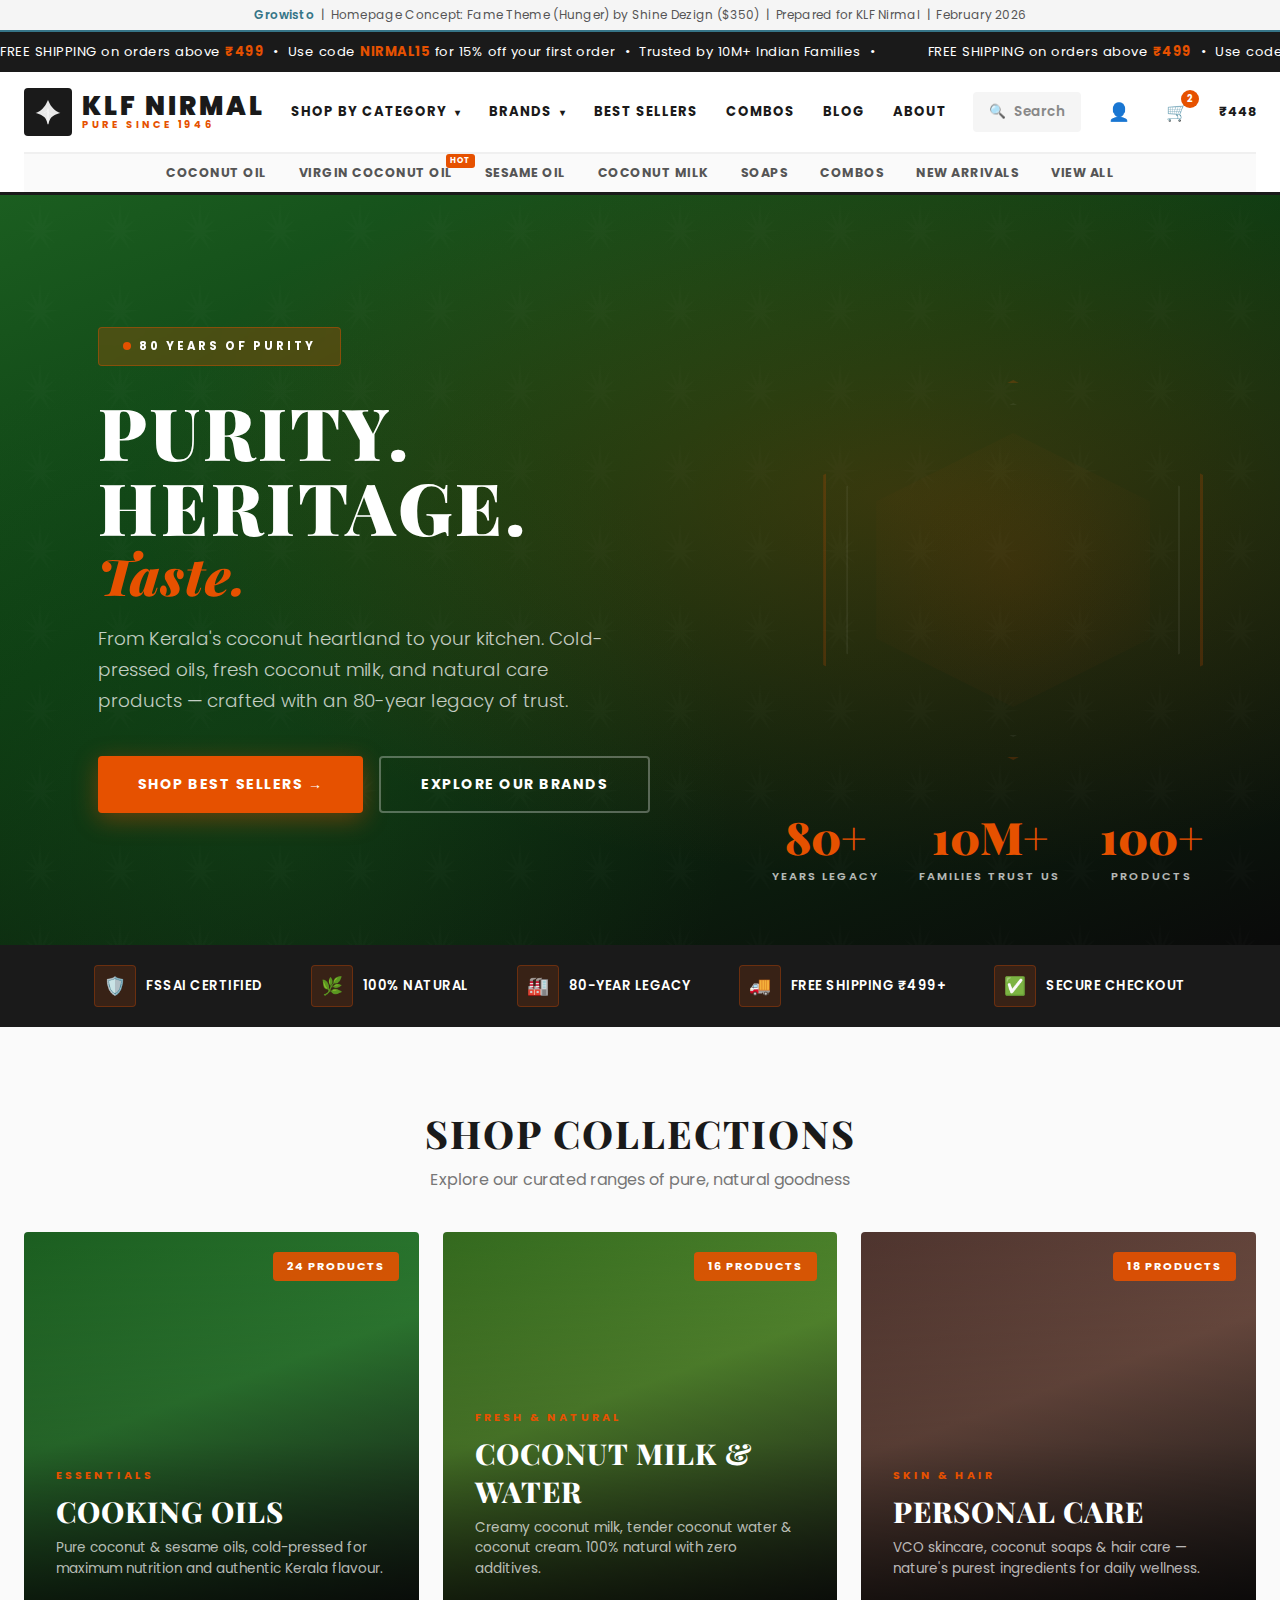
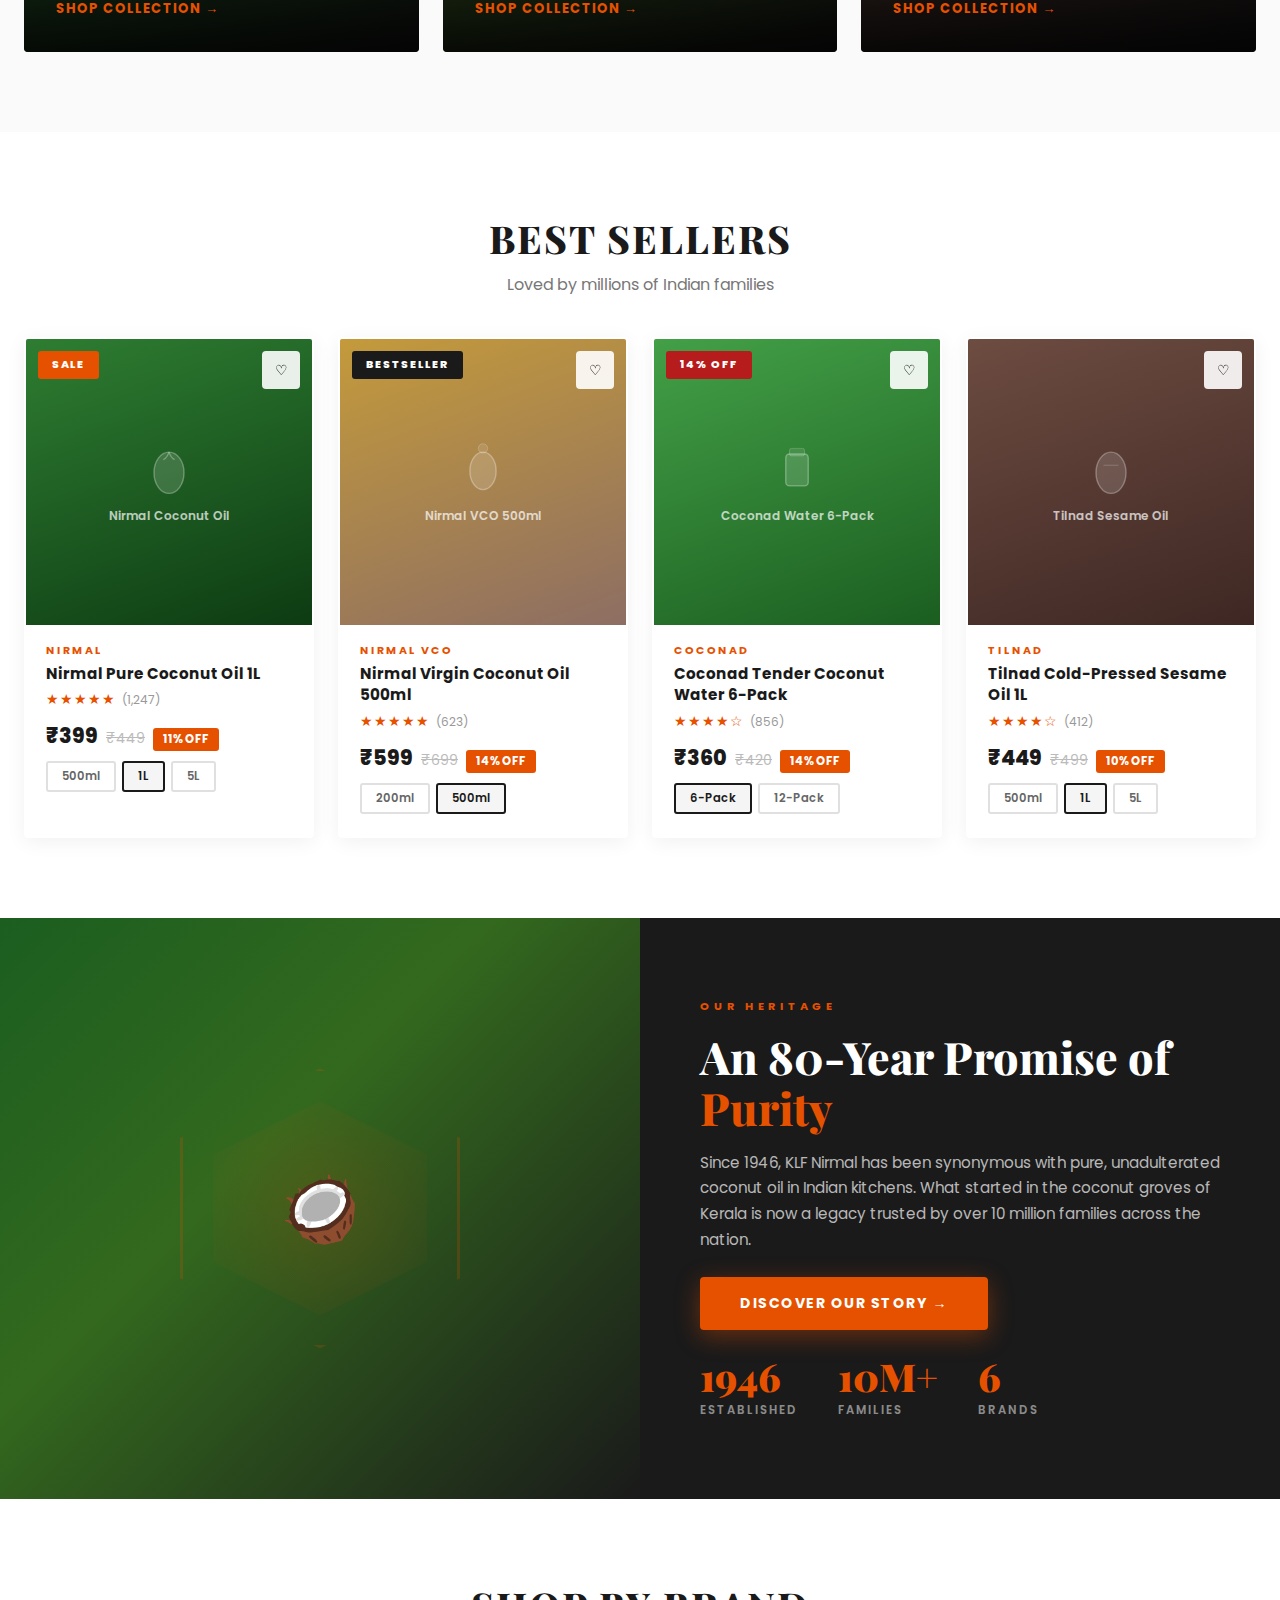
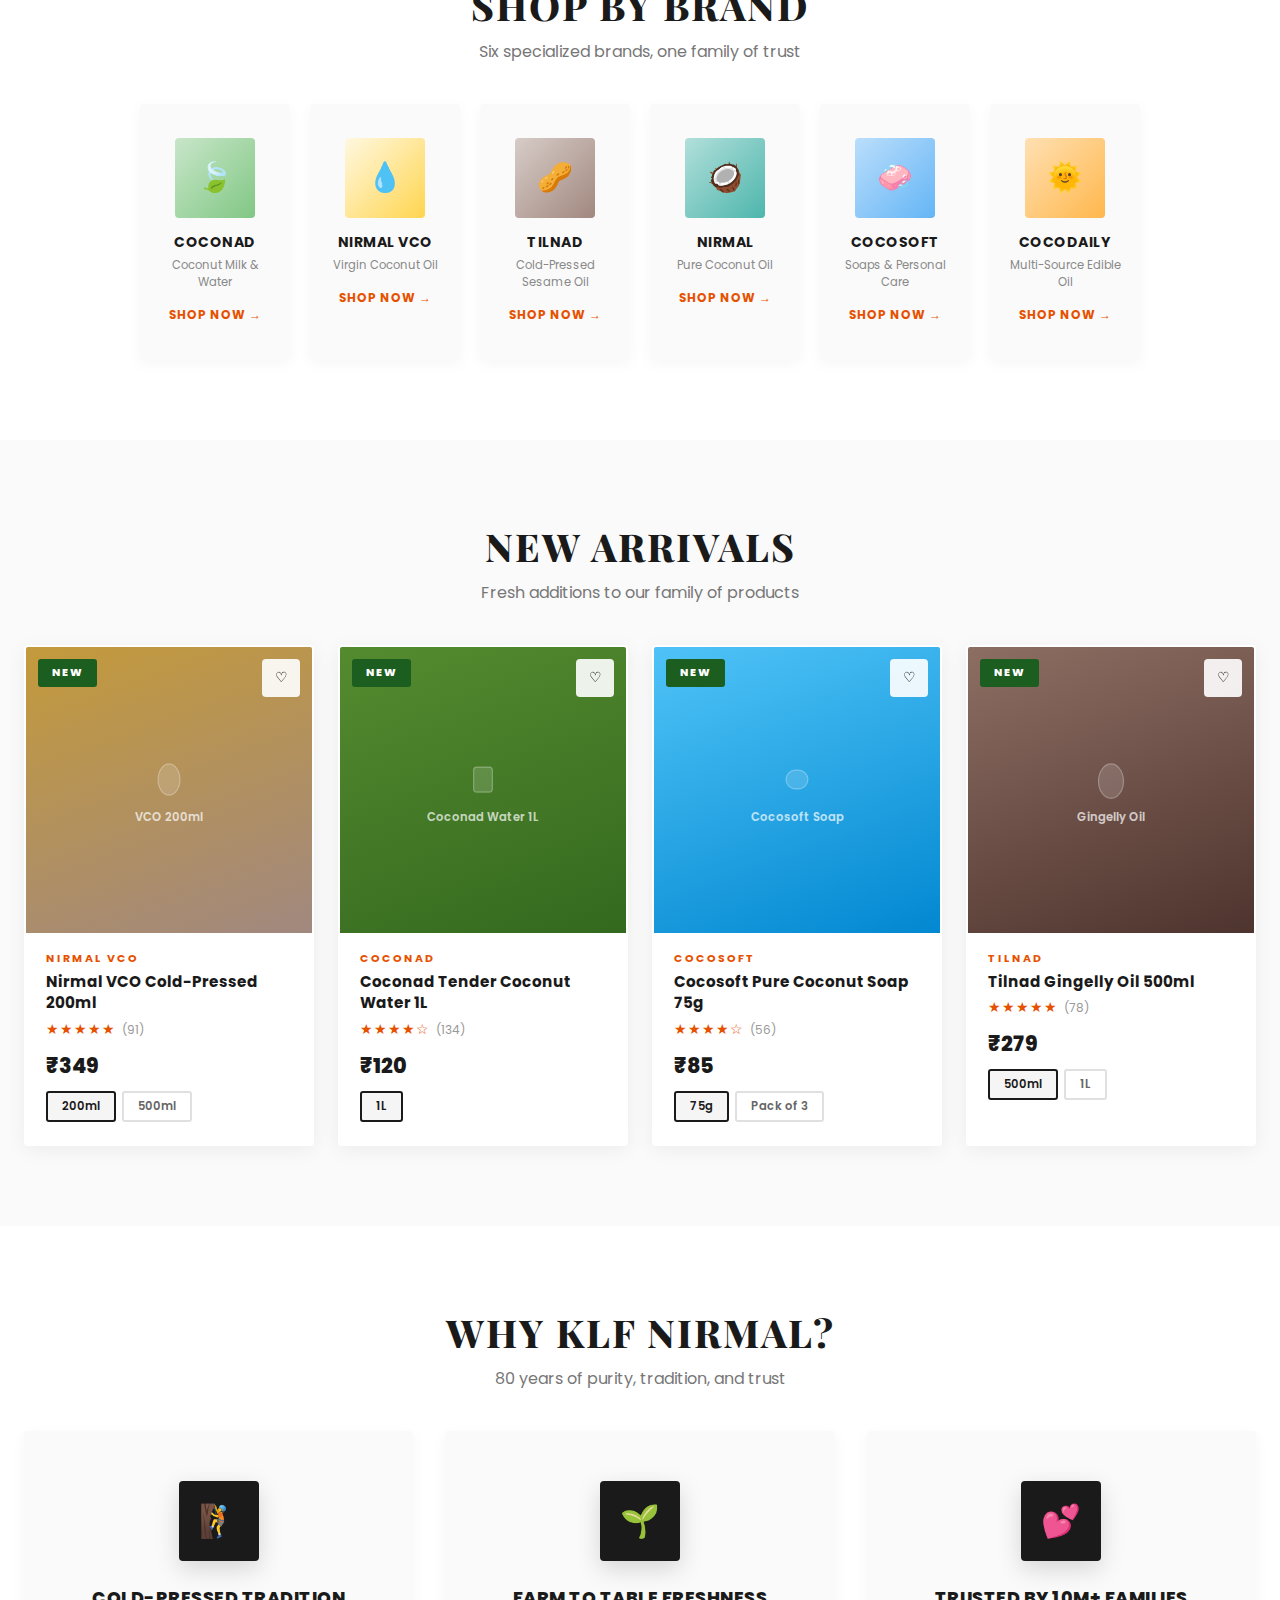
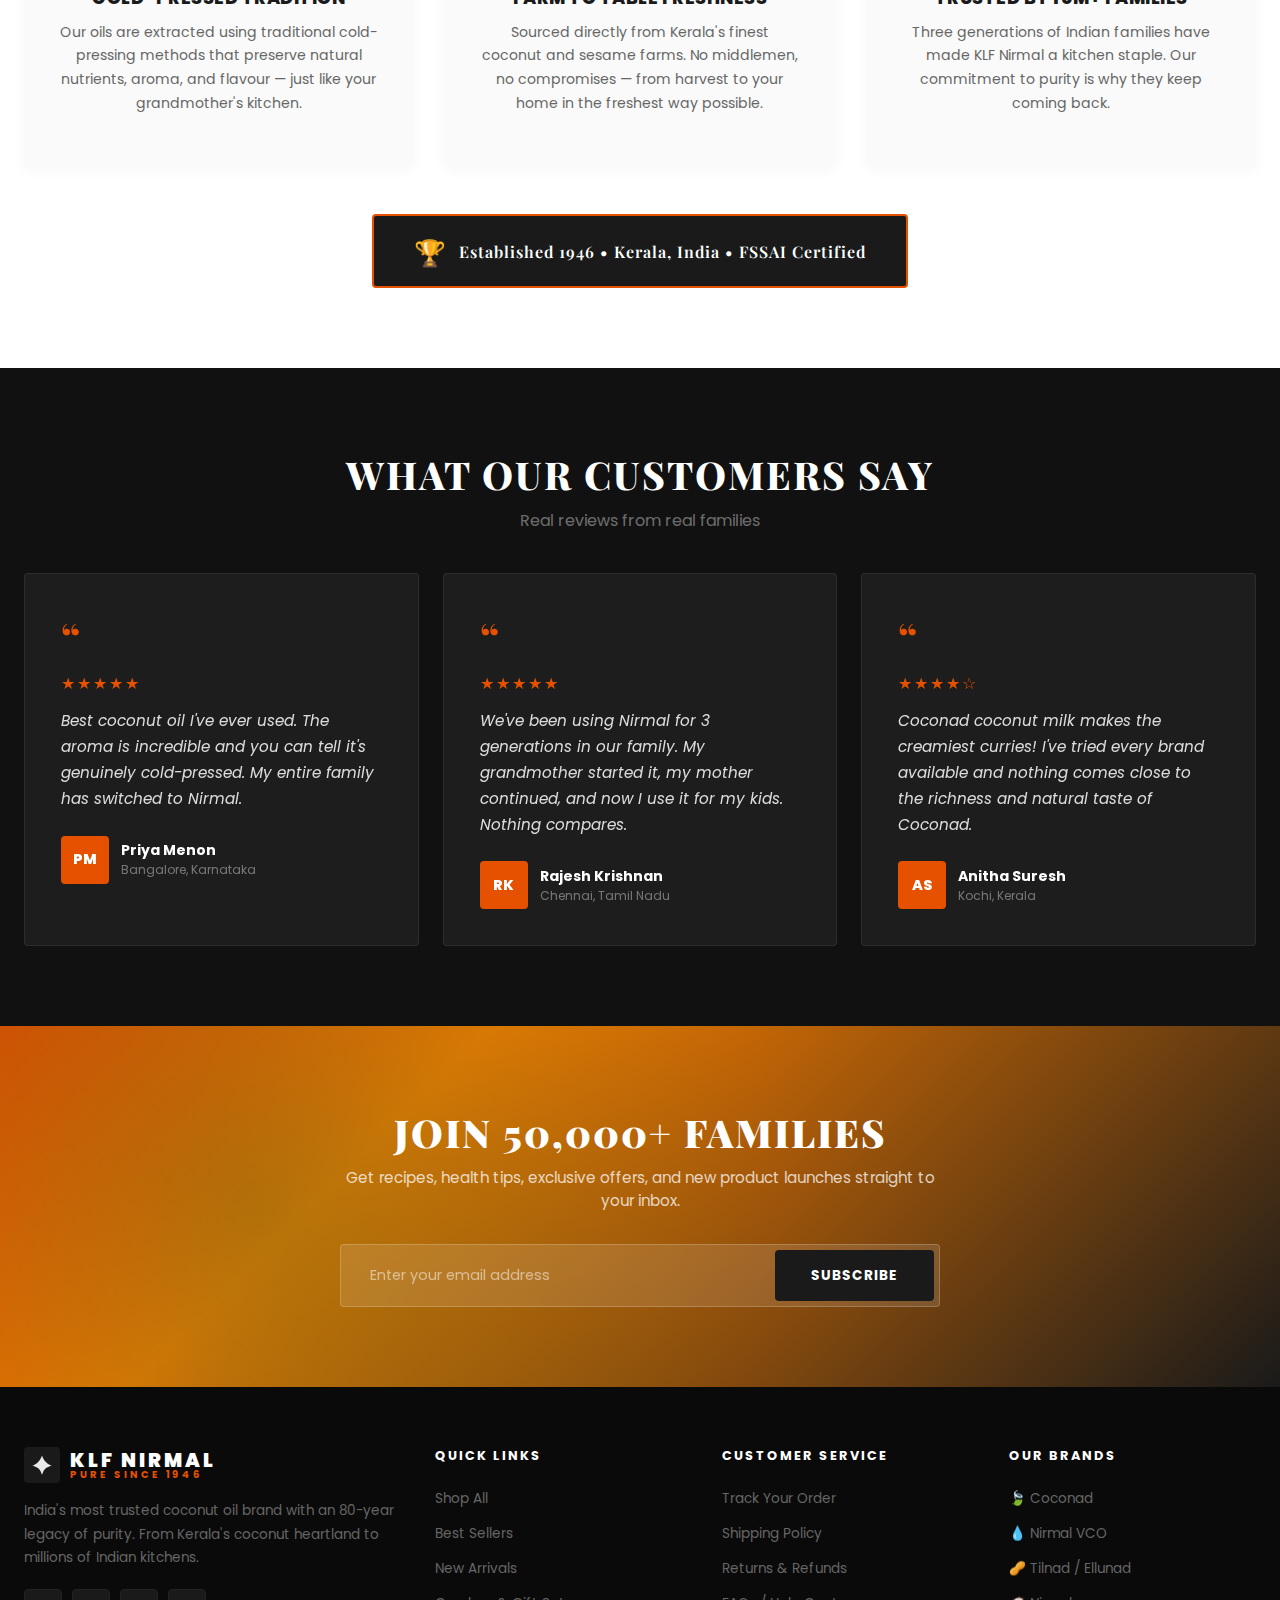
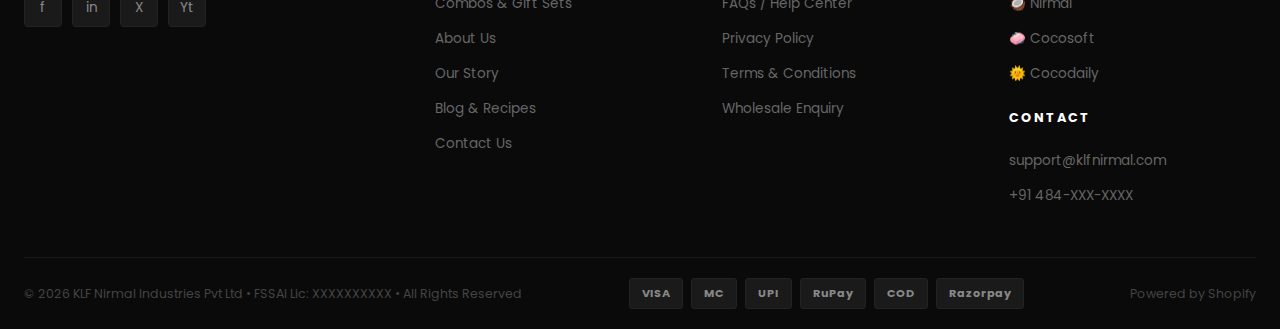
<file: mockups/fame.html>
<!DOCTYPE html>
<html lang="en">
<head>
<meta charset="UTF-8">
<meta name="viewport" content="width=device-width, initial-scale=1.0">
<title>KLF Nirmal — Pure Since 1946 | Official Online Store</title>
<link rel="preconnect" href="https://fonts.googleapis.com">
<link href="https://fonts.googleapis.com/css2?family=Poppins:wght@300;400;500;600;700;800;900&family=Playfair+Display:ital,wght@0,400;0,600;0,700;0,800;0,900;1,400&display=swap" rel="stylesheet">
<style>
/* ========== RESET & BASE ========== */
*,*::before,*::after{box-sizing:border-box;margin:0;padding:0}
html{scroll-behavior:smooth;font-size:16px}
body{font-family:'Poppins',sans-serif;color:#2d2d2d;background:#fff;overflow-x:hidden;-webkit-font-smoothing:antialiased}
a{text-decoration:none;color:inherit;transition:color .3s}
ul{list-style:none}
img{max-width:100%;display:block}
button{cursor:pointer;font-family:inherit;border:none;outline:none}
input{font-family:inherit;outline:none}
.container{max-width:1340px;margin:0 auto;padding:0 24px}
.section-title{font-family:'Playfair Display',serif;font-size:2.4rem;font-weight:800;text-align:center;margin-bottom:.5rem;color:#1A1A1A;text-transform:uppercase;letter-spacing:2px}
.section-subtitle{text-align:center;color:#777;font-size:1rem;margin-bottom:2.5rem;font-weight:400}

/* ========== GROWISTO BAR ========== */
.growisto-bar{background:#f5f5f5;border-bottom:2px solid #367588;padding:6px 0;text-align:center;font-size:.75rem;color:#555;letter-spacing:.3px}
.growisto-bar span{color:#367588;font-weight:600}

/* ========== DARK ANNOUNCEMENT BAR ========== */
.announcement-bar{background:#1A1A1A;color:#fff;padding:10px 0;text-align:center;font-size:.82rem;letter-spacing:.5px;position:relative;overflow:hidden}
.announcement-bar .announce-track{display:inline-flex;gap:3rem;animation:marquee 20s linear infinite;white-space:nowrap}
.announcement-bar strong{color:#E65100}
@keyframes marquee{0%{transform:translateX(0)}100%{transform:translateX(-50%)}}

/* ========== HEADER — BOLD UPPERCASE ========== */
.header{background:#fff;position:sticky;top:0;z-index:1000;transition:all .3s ease;border-bottom:3px solid #1A1A1A}
.header.scrolled{box-shadow:0 4px 30px rgba(0,0,0,.15)}
.header-top{display:flex;align-items:center;justify-content:space-between;padding:16px 0;transition:padding .3s}
.header.scrolled .header-top{padding:10px 0}

/* Logo — BOLD */
.logo{display:flex;align-items:center;gap:10px;text-decoration:none}
.logo-icon{width:48px;height:48px;background:#1A1A1A;border-radius:4px;display:flex;align-items:center;justify-content:center;color:#fff;font-size:1.4rem;transition:transform .3s}
.logo:hover .logo-icon{transform:scale(1.05)}
.logo-text{display:flex;flex-direction:column;line-height:1}
.logo-text .brand{font-size:1.6rem;font-weight:900;color:#1A1A1A;letter-spacing:3px;text-transform:uppercase}
.logo-text .sub{font-size:.62rem;color:#E65100;letter-spacing:3px;text-transform:uppercase;font-weight:700}

/* Nav — Bold uppercase */
.main-nav{display:flex;align-items:center;gap:28px}
.main-nav > li{position:relative}
.main-nav > li > a{font-size:.82rem;font-weight:700;color:#1A1A1A;padding:8px 0;display:block;position:relative;transition:color .3s;text-transform:uppercase;letter-spacing:1px}
.main-nav > li > a::after{content:'';position:absolute;bottom:0;left:0;width:0;height:3px;background:#E65100;transition:width .3s}
.main-nav > li:hover > a{color:#E65100}
.main-nav > li:hover > a::after{width:100%}
.nav-arrow{font-size:.6rem;margin-left:4px;transition:transform .3s}
.main-nav > li:hover .nav-arrow{transform:rotate(180deg)}

/* Mega Menu */
.mega-menu{position:absolute;top:100%;left:50%;transform:translateX(-50%) translateY(10px);background:#fff;border-radius:4px;box-shadow:0 20px 60px rgba(0,0,0,.2);padding:28px 32px;min-width:520px;opacity:0;visibility:hidden;pointer-events:none;transition:all .3s ease;z-index:100;border-top:3px solid #E65100}
.main-nav > li:hover .mega-menu{opacity:1;visibility:visible;pointer-events:auto;transform:translateX(-50%) translateY(0)}
.mega-menu-grid{display:grid;grid-template-columns:1fr 1fr;gap:8px 32px}
.mega-menu a{display:flex;align-items:center;gap:10px;padding:8px 12px;border-radius:4px;font-size:.88rem;color:#444;transition:all .2s;font-weight:500}
.mega-menu a:hover{background:#FFF3E0;color:#E65100}
.mega-menu a .cat-icon{width:32px;height:32px;border-radius:4px;background:#FFF3E0;display:flex;align-items:center;justify-content:center;font-size:.9rem;flex-shrink:0}
.mega-menu-title{font-size:.7rem;text-transform:uppercase;letter-spacing:2px;color:#999;font-weight:700;margin-bottom:12px;padding:0 12px}

/* Header Actions */
.header-actions{display:flex;align-items:center;gap:18px}
.header-action{width:40px;height:40px;border-radius:4px;display:flex;align-items:center;justify-content:center;background:transparent;transition:all .2s;position:relative;color:#1A1A1A;font-size:1.1rem}
.header-action:hover{background:#FFF3E0;color:#E65100}
.search-toggle{background:#f5f5f5;border-radius:4px;width:auto;padding:8px 16px;gap:8px;font-size:.85rem;color:#888;font-weight:600}
.search-toggle:hover{background:#FFF3E0;color:#E65100}
.cart-count{position:absolute;top:-2px;right:-2px;background:#E65100;color:#fff;font-size:.6rem;width:18px;height:18px;border-radius:50%;display:flex;align-items:center;justify-content:center;font-weight:700}
.cart-amount{font-size:.8rem;font-weight:700;color:#1A1A1A;margin-left:4px}

/* Secondary Nav — Bold strip */
.secondary-nav{border-top:2px solid #f0f0f0;display:flex;justify-content:center;gap:32px;padding:10px 0;background:#FAFAFA}
.secondary-nav a{font-size:.78rem;color:#555;font-weight:700;transition:color .3s;position:relative;text-transform:uppercase;letter-spacing:.5px}
.secondary-nav a:hover{color:#E65100}
.secondary-nav a.hot::after{content:'HOT';position:absolute;top:-10px;right:-22px;background:#E65100;color:#fff;font-size:.5rem;padding:1px 4px;border-radius:3px;font-weight:700}

/* ========== DRAMATIC HERO ========== */
.hero{position:relative;height:90vh;max-height:750px;min-height:550px;overflow:hidden;display:flex;align-items:center}
.hero-bg{position:absolute;inset:0;background:linear-gradient(160deg,#1B5E20 0%,#0D3B12 40%,#0A0A0A 100%);z-index:0}
.hero-bg::before{content:'';position:absolute;inset:0;background:radial-gradient(ellipse at 70% 40%,rgba(230,81,0,.2) 0%,transparent 60%),radial-gradient(circle at 20% 80%,rgba(27,94,32,.3) 0%,transparent 40%)}
.hero-bg::after{content:'';position:absolute;inset:0;background:url("data:image/svg+xml,%3Csvg width='80' height='80' viewBox='0 0 80 80' xmlns='http://www.w3.org/2000/svg'%3E%3Cpath d='M40 10 L42 30 L50 15 L44 32 L55 25 L45 35 L58 35 L45 38 L55 48 L43 40 L50 55 L40 42 L30 55 L37 40 L25 48 L35 38 L22 35 L35 35 L25 25 L36 32 L30 15 L38 30z' fill='rgba(255,255,255,0.015)' /%3E%3C/svg%3E");opacity:.8}
.hero-content{position:relative;z-index:2;max-width:700px;padding-left:6%;animation:heroFadeIn 1s ease-out}
@keyframes heroFadeIn{from{opacity:0;transform:translateY(40px)}to{opacity:1;transform:translateY(0)}}
.hero-label{display:inline-flex;align-items:center;gap:8px;background:rgba(230,81,0,.25);backdrop-filter:blur(10px);padding:10px 24px;border-radius:4px;font-size:.72rem;color:#fff;letter-spacing:3px;text-transform:uppercase;margin-bottom:28px;border:1px solid rgba(230,81,0,.4);font-weight:700}
.hero-label .dot{width:8px;height:8px;background:#E65100;border-radius:50%;animation:pulse 2s infinite}
@keyframes pulse{0%,100%{opacity:1;transform:scale(1)}50%{opacity:.5;transform:scale(1.5)}}
.hero h1{font-family:'Playfair Display',serif;font-size:4.5rem;color:#fff;font-weight:900;line-height:1.05;margin-bottom:20px;text-transform:uppercase;letter-spacing:3px}
.hero h1 em{font-style:italic;color:#E65100;display:block;font-size:3.2rem;letter-spacing:1px;text-transform:none;margin-top:4px}
.hero p{font-size:1.15rem;color:rgba(255,255,255,.75);line-height:1.7;margin-bottom:40px;max-width:520px;font-weight:300}
.hero-ctas{display:flex;gap:16px;flex-wrap:wrap}
.btn-primary{display:inline-flex;align-items:center;gap:8px;background:#E65100;color:#fff;padding:16px 40px;border-radius:4px;font-size:.88rem;font-weight:700;letter-spacing:1.5px;text-transform:uppercase;transition:all .3s;box-shadow:0 6px 25px rgba(230,81,0,.4)}
.btn-primary:hover{background:#F57C00;transform:translateY(-3px);box-shadow:0 10px 40px rgba(230,81,0,.5)}
.btn-secondary{display:inline-flex;align-items:center;gap:8px;background:transparent;color:#fff;padding:16px 40px;border-radius:4px;font-size:.88rem;font-weight:700;letter-spacing:1.5px;text-transform:uppercase;border:2px solid rgba(255,255,255,.3);transition:all .3s}
.btn-secondary:hover{background:rgba(255,255,255,.1);border-color:#fff}
.hero-stats{position:absolute;right:6%;bottom:60px;z-index:2;display:flex;gap:40px}
.hero-stat{text-align:center;color:#fff}
.hero-stat .num{font-family:'Playfair Display',serif;font-size:2.8rem;font-weight:900;color:#E65100}
.hero-stat .label{font-size:.7rem;opacity:.7;letter-spacing:2px;text-transform:uppercase;margin-top:2px;font-weight:600}
/* Decorative angular shape */
.hero-deco{position:absolute;right:6%;top:50%;transform:translateY(-50%);width:380px;height:380px;border:3px solid rgba(230,81,0,.2);z-index:1;animation:heroFloat 8s ease-in-out infinite;clip-path:polygon(50% 0%,100% 25%,100% 75%,50% 100%,0% 75%,0% 25%)}
.hero-deco::before{content:'';position:absolute;inset:20px;border:2px solid rgba(255,255,255,.06);clip-path:polygon(50% 0%,100% 25%,100% 75%,50% 100%,0% 75%,0% 25%)}
.hero-deco::after{content:'';position:absolute;inset:50px;background:radial-gradient(circle,rgba(230,81,0,.08),transparent);clip-path:polygon(50% 0%,100% 25%,100% 75%,50% 100%,0% 75%,0% 25%)}
@keyframes heroFloat{0%,100%{transform:translateY(-50%) rotate(0deg)}50%{transform:translateY(-53%) rotate(5deg)}}

/* ========== DARK TRUST BAR ========== */
.trust-bar{background:#1A1A1A;padding:20px 0}
.trust-bar .container{display:flex;justify-content:center;gap:48px;flex-wrap:wrap}
.trust-item{display:flex;align-items:center;gap:10px;font-size:.82rem;font-weight:600;color:#fff;letter-spacing:.5px;text-transform:uppercase}
.trust-icon{width:42px;height:42px;border-radius:4px;background:rgba(230,81,0,.15);border:1px solid rgba(230,81,0,.3);display:flex;align-items:center;justify-content:center;font-size:1.1rem}

/* ========== COLLECTION SHOWCASE — 3 LARGE BANNERS ========== */
.collections-section{padding:80px 0;background:#FAFAFA}
.collections-grid{display:grid;grid-template-columns:1fr 1fr 1fr;gap:24px}
.collection-banner{position:relative;min-height:420px;border-radius:4px;overflow:hidden;cursor:pointer;display:flex;align-items:flex-end}
.collection-banner .cb-bg{position:absolute;inset:0;transition:transform .6s ease}
.collection-banner:hover .cb-bg{transform:scale(1.08)}
.collection-banner::after{content:'';position:absolute;inset:0;background:linear-gradient(to top,rgba(0,0,0,.85) 0%,rgba(0,0,0,.2) 50%,transparent 100%);z-index:1}
.collection-banner .cb-content{position:relative;z-index:2;padding:32px;width:100%}
.collection-banner .cb-label{font-size:.68rem;text-transform:uppercase;letter-spacing:3px;color:#E65100;font-weight:700;margin-bottom:8px}
.collection-banner h3{font-family:'Playfair Display',serif;font-size:1.8rem;font-weight:800;color:#fff;margin-bottom:8px;text-transform:uppercase;letter-spacing:1px}
.collection-banner p{font-size:.85rem;color:rgba(255,255,255,.7);margin-bottom:16px;line-height:1.5}
.collection-banner .cb-cta{display:inline-flex;align-items:center;gap:8px;font-size:.82rem;font-weight:700;color:#E65100;text-transform:uppercase;letter-spacing:1px;transition:gap .3s}
.collection-banner:hover .cb-cta{gap:12px}
.cb-product-count{position:absolute;top:20px;right:20px;z-index:2;background:rgba(230,81,0,.9);color:#fff;padding:6px 14px;border-radius:4px;font-size:.7rem;font-weight:700;letter-spacing:1px;text-transform:uppercase}

/* ========== BEST SELLERS — BOLD CARDS ========== */
.products-section{padding:80px 0}
.products-section.bg-dark{background:#1A1A1A}
.products-section.bg-dark .section-title{color:#fff}
.products-section.bg-dark .section-subtitle{color:rgba(255,255,255,.5)}
.products-grid{display:grid;grid-template-columns:repeat(4,1fr);gap:24px}
.product-card{background:#fff;border-radius:4px;overflow:hidden;position:relative;transition:all .4s ease;border:2px solid transparent;box-shadow:0 4px 20px rgba(0,0,0,.06)}
.product-card:hover{transform:translateY(-8px);box-shadow:0 24px 60px rgba(0,0,0,.15);border-color:#E65100}

/* Product Image */
.product-image{position:relative;aspect-ratio:1;overflow:hidden;background:#f0f0f0}
.product-image .img-placeholder{width:100%;height:100%;display:flex;flex-direction:column;align-items:center;justify-content:center;font-size:.9rem;font-weight:600;color:#fff;text-align:center;padding:20px;transition:transform .6s ease}
.product-card:hover .img-placeholder{transform:scale(1.1)}

/* Product badge */
.product-badge{position:absolute;top:12px;left:12px;padding:6px 14px;border-radius:3px;font-size:.68rem;font-weight:800;text-transform:uppercase;letter-spacing:1px;z-index:3}
.badge-sale{background:#E65100;color:#fff}
.badge-best{background:#1A1A1A;color:#fff}
.badge-new{background:#1B5E20;color:#fff}
.badge-off{background:#B71C1C;color:#fff}

/* Wishlist */
.wishlist-btn{position:absolute;top:12px;right:12px;width:38px;height:38px;border-radius:4px;background:rgba(255,255,255,.9);display:flex;align-items:center;justify-content:center;z-index:3;transition:all .3s;font-size:.9rem;backdrop-filter:blur(4px)}
.wishlist-btn:hover{background:#fff;transform:scale(1.15);color:#E65100}

/* Quick buy overlay */
.quick-buy-overlay{position:absolute;bottom:0;left:0;right:0;background:linear-gradient(transparent,rgba(0,0,0,.8));padding:16px;transform:translateY(100%);transition:transform .4s ease;z-index:3;display:flex;gap:8px}
.product-card:hover .quick-buy-overlay{transform:translateY(0)}
.quick-buy-btn{flex:1;padding:11px;border-radius:4px;font-size:.78rem;font-weight:700;text-align:center;transition:all .2s;text-transform:uppercase;letter-spacing:.5px}
.quick-buy-btn.primary{background:#E65100;color:#fff}
.quick-buy-btn.primary:hover{background:#F57C00}
.quick-buy-btn.secondary{background:rgba(255,255,255,.15);color:#fff;backdrop-filter:blur(4px)}
.quick-buy-btn.secondary:hover{background:rgba(255,255,255,.25)}

/* Product Info */
.product-info{padding:18px 20px 22px}
.product-brand-label{font-size:.68rem;text-transform:uppercase;letter-spacing:2px;color:#E65100;font-weight:700;margin-bottom:4px}
.product-name{font-size:.95rem;font-weight:700;color:#1A1A1A;margin-bottom:6px;line-height:1.4;transition:color .3s}
.product-card:hover .product-name{color:#E65100}
.product-rating{display:flex;align-items:center;gap:6px;margin-bottom:10px}
.stars{color:#E65100;font-size:.85rem;letter-spacing:1px}
.rating-count{font-size:.75rem;color:#999}
.product-price{display:flex;align-items:baseline;gap:8px;margin-bottom:10px}
.current-price{font-size:1.3rem;font-weight:800;color:#1A1A1A}
.original-price{font-size:.88rem;color:#bbb;text-decoration:line-through}
.discount-pct{font-size:.72rem;color:#fff;font-weight:700;background:#E65100;padding:3px 10px;border-radius:3px}
/* Size selector */
.size-options{display:flex;gap:6px;flex-wrap:wrap}
.size-option{padding:5px 14px;border-radius:3px;font-size:.72rem;font-weight:600;border:2px solid #e0e0e0;color:#666;transition:all .2s;cursor:pointer}
.size-option:hover,.size-option.active{border-color:#1A1A1A;color:#1A1A1A;background:#f5f5f5}

/* ========== BRAND STORY BANNER — DARK ========== */
.brand-story{padding:0;background:#1A1A1A;position:relative;overflow:hidden}
.brand-story-inner{display:grid;grid-template-columns:1fr 1fr;min-height:500px}
.brand-story-visual{position:relative;overflow:hidden}
.brand-story-visual .bs-bg{width:100%;height:100%;background:linear-gradient(135deg,#1B5E20 0%,#33691E 40%,#1A1A1A 100%);display:flex;align-items:center;justify-content:center}
.brand-story-visual .bs-deco{width:280px;height:280px;border:3px solid rgba(230,81,0,.2);clip-path:polygon(50% 0%,100% 25%,100% 75%,50% 100%,0% 75%,0% 25%);display:flex;align-items:center;justify-content:center;position:relative}
.brand-story-visual .bs-deco::before{content:'';position:absolute;inset:30px;background:radial-gradient(circle,rgba(230,81,0,.15),transparent);clip-path:polygon(50% 0%,100% 25%,100% 75%,50% 100%,0% 75%,0% 25%)}
.bs-deco-icon{font-size:4rem;position:relative;z-index:1}
.brand-story-text{padding:80px 60px;display:flex;flex-direction:column;justify-content:center}
.brand-story-text .bs-label{font-size:.7rem;text-transform:uppercase;letter-spacing:4px;color:#E65100;font-weight:700;margin-bottom:16px}
.brand-story-text h2{font-family:'Playfair Display',serif;font-size:2.8rem;color:#fff;margin-bottom:16px;line-height:1.15;font-weight:800}
.brand-story-text p{color:rgba(255,255,255,.7);margin-bottom:24px;font-size:.95rem;line-height:1.7}
.brand-story-text .stats-row{display:flex;gap:40px;margin-top:20px}
.brand-story-text .stat-block .stat-num{font-family:'Playfair Display',serif;font-size:2.4rem;font-weight:900;color:#E65100}
.brand-story-text .stat-block .stat-label{font-size:.72rem;color:rgba(255,255,255,.5);text-transform:uppercase;letter-spacing:2px;font-weight:600}

/* ========== SHOP BY BRAND — BOLD CARDS ========== */
.brands-section{padding:80px 0;background:#fff}
.brands-grid{display:grid;grid-template-columns:repeat(6,1fr);gap:20px;max-width:1000px;margin:0 auto}
.brand-card{text-align:center;padding:32px 16px;border-radius:4px;background:#FAFAFA;border:2px solid transparent;transition:all .3s;cursor:pointer;position:relative;overflow:hidden;box-shadow:0 4px 15px rgba(0,0,0,.04)}
.brand-card:hover{border-color:#E65100;transform:translateY(-6px);box-shadow:0 16px 40px rgba(230,81,0,.12)}
.brand-circle{width:80px;height:80px;border-radius:4px;margin:0 auto 14px;display:flex;align-items:center;justify-content:center;font-size:1.8rem;transition:transform .3s}
.brand-card:hover .brand-circle{transform:scale(1.1) rotate(-3deg)}
.brand-card h3{font-size:.88rem;font-weight:700;color:#1A1A1A;margin-bottom:4px;text-transform:uppercase;letter-spacing:.5px}
.brand-card p{font-size:.72rem;color:#888;margin-bottom:10px}
.brand-link{font-size:.75rem;color:#E65100;font-weight:700;display:inline-flex;align-items:center;gap:4px;transition:gap .3s;text-transform:uppercase;letter-spacing:.5px}
.brand-card:hover .brand-link{gap:8px}
.brand-coconad .brand-circle{background:linear-gradient(135deg,#C8E6C9,#81C784)}
.brand-vco .brand-circle{background:linear-gradient(135deg,#FFF8E1,#FFD54F)}
.brand-tilnad .brand-circle{background:linear-gradient(135deg,#D7CCC8,#A1887F)}
.brand-nirmal .brand-circle{background:linear-gradient(135deg,#B2DFDB,#4DB6AC)}
.brand-cocosoft .brand-circle{background:linear-gradient(135deg,#BBDEFB,#64B5F6)}
.brand-cocodaily .brand-circle{background:linear-gradient(135deg,#FFE0B2,#FFB74D)}

/* ========== NEW ARRIVALS ========== */
.products-section.bg-light{background:#FAFAFA}

/* ========== WHY KLF — BOLD CARDS ========== */
.why-section{padding:80px 0;background:#fff;position:relative;overflow:hidden}
.why-grid{display:grid;grid-template-columns:repeat(3,1fr);gap:32px;margin-top:10px}
.why-card{text-align:center;padding:48px 32px;border-radius:4px;background:#FAFAFA;transition:all .3s;position:relative;border:2px solid transparent;box-shadow:0 4px 15px rgba(0,0,0,.04)}
.why-card:hover{border-color:#E65100;transform:translateY(-6px);box-shadow:0 16px 40px rgba(230,81,0,.1)}
.why-icon{width:80px;height:80px;border-radius:4px;margin:0 auto 24px;display:flex;align-items:center;justify-content:center;font-size:2rem;background:#1A1A1A;color:#E65100;box-shadow:0 8px 25px rgba(0,0,0,.15)}
.why-card h3{font-size:1.1rem;font-weight:800;color:#1A1A1A;margin-bottom:10px;text-transform:uppercase;letter-spacing:.5px}
.why-card p{font-size:.88rem;color:#666;line-height:1.7}
.heritage-badge{text-align:center;margin-top:48px}
.heritage-badge .badge{display:inline-flex;align-items:center;gap:12px;background:#1A1A1A;padding:18px 40px;border-radius:4px;border:2px solid #E65100}
.heritage-badge .badge span{font-family:'Playfair Display',serif;font-size:1rem;color:#fff;font-weight:600;letter-spacing:1px}

/* ========== REVIEWS — DARK CHARCOAL ========== */
.reviews-section{padding:80px 0;background:#111;position:relative;overflow:hidden}
.reviews-section::before{content:'';position:absolute;inset:0;background:url("data:image/svg+xml,%3Csvg width='60' height='60' viewBox='0 0 60 60' xmlns='http://www.w3.org/2000/svg'%3E%3Ccircle cx='30' cy='30' r='1' fill='rgba(230,81,0,0.04)'/%3E%3C/svg%3E")}
.reviews-section .section-title{color:#fff}
.reviews-section .section-subtitle{color:rgba(255,255,255,.4)}
.reviews-grid{display:grid;grid-template-columns:repeat(3,1fr);gap:24px;position:relative;z-index:1}
.review-card{background:rgba(255,255,255,.05);backdrop-filter:blur(10px);border:1px solid rgba(255,255,255,.08);border-radius:4px;padding:36px;transition:all .3s}
.review-card:hover{background:rgba(255,255,255,.08);transform:translateY(-5px);border-color:rgba(230,81,0,.3)}
.review-quote{font-size:2.5rem;color:#E65100;margin-bottom:8px;font-family:'Playfair Display',serif;font-weight:800}
.review-text{color:rgba(255,255,255,.85);font-size:.95rem;line-height:1.7;margin-bottom:24px;font-style:italic}
.review-stars{color:#E65100;margin-bottom:12px;letter-spacing:2px;font-size:1rem}
.review-author{display:flex;align-items:center;gap:12px}
.review-avatar{width:48px;height:48px;border-radius:4px;background:#E65100;display:flex;align-items:center;justify-content:center;color:#fff;font-weight:800;font-size:.9rem}
.review-name{font-weight:700;color:#fff;font-size:.88rem}
.review-location{font-size:.75rem;color:rgba(255,255,255,.4)}

/* ========== NEWSLETTER — BOLD GRADIENT ========== */
.newsletter-section{padding:80px 0;background:linear-gradient(135deg,#E65100 0%,#F57C00 30%,#1A1A1A 100%);position:relative;overflow:hidden}
.newsletter-section::before{content:'';position:absolute;inset:0;background:radial-gradient(circle at 20% 50%,rgba(27,94,32,.3),transparent 50%)}
.newsletter-inner{text-align:center;max-width:600px;margin:0 auto;position:relative;z-index:1}
.newsletter-inner h2{font-family:'Playfair Display',serif;font-size:2.4rem;color:#fff;margin-bottom:8px;font-weight:900;text-transform:uppercase;letter-spacing:2px}
.newsletter-inner p{color:rgba(255,255,255,.75);margin-bottom:32px;font-size:.95rem}
.newsletter-form{display:flex;gap:0;background:rgba(255,255,255,.12);border-radius:4px;padding:5px;backdrop-filter:blur(10px);border:1px solid rgba(255,255,255,.2)}
.newsletter-form input{flex:1;background:transparent;border:none;padding:15px 24px;color:#fff;font-size:.9rem}
.newsletter-form input::placeholder{color:rgba(255,255,255,.5)}
.newsletter-form button{background:#1A1A1A;color:#fff;padding:15px 36px;border-radius:4px;font-weight:700;font-size:.85rem;transition:all .3s;white-space:nowrap;text-transform:uppercase;letter-spacing:1px}
.newsletter-form button:hover{background:#333}

/* ========== FOOTER — NEAR-BLACK ========== */
.footer{background:#0A0A0A;color:#888;padding:60px 0 0}
.footer-grid{display:grid;grid-template-columns:1.5fr 1fr 1fr 1fr;gap:40px;padding-bottom:40px;border-bottom:1px solid #1A1A1A}
.footer-brand .logo-text .brand{color:#fff}
.footer-brand .logo-text .sub{color:#E65100}
.footer-desc{font-size:.85rem;line-height:1.7;margin:16px 0 20px;color:#666}
.footer-social{display:flex;gap:10px}
.footer-social a{width:38px;height:38px;border-radius:4px;background:#1A1A1A;display:flex;align-items:center;justify-content:center;transition:all .3s;font-size:.85rem;color:#888;border:1px solid #222}
.footer-social a:hover{background:#E65100;color:#fff;border-color:#E65100}
.footer-col h4{font-size:.8rem;font-weight:700;color:#fff;text-transform:uppercase;letter-spacing:2px;margin-bottom:20px}
.footer-col ul li{margin-bottom:10px}
.footer-col a{font-size:.85rem;color:#666;transition:all .3s;display:inline-flex;align-items:center;gap:6px}
.footer-col a:hover{color:#E65100;padding-left:4px}
.footer-bottom{padding:20px 0;display:flex;justify-content:space-between;align-items:center;flex-wrap:wrap;gap:16px;font-size:.78rem;color:#444}
.payment-icons{display:flex;gap:8px}
.payment-icon{background:#1A1A1A;padding:6px 12px;border-radius:3px;font-size:.7rem;color:#888;font-weight:700;border:1px solid #222}

/* ========== BACK TO TOP ========== */
.back-to-top{position:fixed;bottom:30px;right:30px;width:48px;height:48px;border-radius:4px;background:#E65100;color:#fff;display:flex;align-items:center;justify-content:center;font-size:1.1rem;cursor:pointer;opacity:0;transform:translateY(20px);transition:all .3s;z-index:999;box-shadow:0 6px 20px rgba(230,81,0,.4)}
.back-to-top.visible{opacity:1;transform:translateY(0)}
.back-to-top:hover{background:#F57C00;transform:translateY(-3px)}

/* ========== CART DRAWER ========== */
.cart-overlay{position:fixed;inset:0;background:rgba(0,0,0,.6);z-index:2000;opacity:0;visibility:hidden;transition:all .3s}
.cart-overlay.open{opacity:1;visibility:visible}
.cart-drawer{position:fixed;top:0;right:0;width:420px;max-width:90vw;height:100vh;background:#fff;z-index:2001;transform:translateX(100%);transition:transform .4s cubic-bezier(.16,1,.3,1),visibility 0s .4s;display:flex;flex-direction:column;visibility:hidden}
.cart-drawer.open{transform:translateX(0);visibility:visible;transition:transform .4s cubic-bezier(.16,1,.3,1),visibility 0s}
.cart-header{display:flex;justify-content:space-between;align-items:center;padding:20px 24px;border-bottom:2px solid #1A1A1A}
.cart-header h3{font-size:1.1rem;font-weight:800;display:flex;align-items:center;gap:8px;text-transform:uppercase;letter-spacing:1px}
.cart-header .count-badge{background:#E65100;color:#fff;font-size:.7rem;padding:2px 10px;border-radius:3px;font-weight:700}
.cart-close{width:36px;height:36px;border-radius:4px;background:#f5f5f5;display:flex;align-items:center;justify-content:center;transition:all .2s;font-size:1rem}
.cart-close:hover{background:#eee}
.cart-body{flex:1;overflow-y:auto;padding:24px}
.cart-item{display:flex;gap:16px;padding:16px 0;border-bottom:1px solid #f0f0f0}
.cart-item-img{width:80px;height:80px;border-radius:4px;flex-shrink:0;display:flex;align-items:center;justify-content:center;font-size:.7rem;color:#fff;text-align:center;padding:8px}
.cart-item-details{flex:1}
.cart-item-name{font-size:.88rem;font-weight:700;margin-bottom:4px}
.cart-item-variant{font-size:.75rem;color:#999;margin-bottom:8px}
.cart-item-qty{display:inline-flex;align-items:center;border:2px solid #e0e0e0;border-radius:4px}
.qty-btn{width:30px;height:30px;display:flex;align-items:center;justify-content:center;font-size:.9rem;color:#666;transition:all .2s;background:none}
.qty-btn:hover{background:#f5f5f5;color:#E65100}
.qty-val{width:30px;text-align:center;font-size:.85rem;font-weight:700}
.cart-item-price{font-weight:800;color:#1A1A1A;font-size:.95rem;text-align:right}
.cart-item-remove{font-size:.75rem;color:#999;cursor:pointer;text-align:right;margin-top:4px;transition:color .2s}
.cart-item-remove:hover{color:#E65100}
.cart-footer{padding:20px 24px;border-top:2px solid #1A1A1A;background:#FAFAFA}
.free-ship-bar{margin-bottom:16px}
.free-ship-text{font-size:.78rem;color:#666;margin-bottom:6px;display:flex;justify-content:space-between}
.free-ship-track{height:5px;background:#e0e0e0;border-radius:3px;overflow:hidden}
.free-ship-fill{height:100%;background:linear-gradient(90deg,#E65100,#F57C00);border-radius:3px;width:65%;transition:width .5s}
.cart-total{display:flex;justify-content:space-between;align-items:center;margin-bottom:16px;font-size:1.1rem;font-weight:800}
.checkout-btn{width:100%;padding:16px;border-radius:4px;background:#E65100;color:#fff;font-size:.9rem;font-weight:700;transition:all .3s;text-align:center;text-transform:uppercase;letter-spacing:1px}
.checkout-btn:hover{background:#F57C00}
.cart-continue{display:block;text-align:center;margin-top:10px;font-size:.82rem;color:#E65100;font-weight:600;cursor:pointer}

/* ========== SEARCH OVERLAY ========== */
.search-overlay{position:fixed;inset:0;background:rgba(0,0,0,.8);z-index:2000;opacity:0;visibility:hidden;transition:all .3s;display:flex;align-items:flex-start;justify-content:center;padding-top:120px;backdrop-filter:blur(6px)}
.search-overlay.open{opacity:1;visibility:visible}
.search-box{background:#fff;border-radius:4px;width:640px;max-width:90vw;padding:0;overflow:hidden;transform:translateY(-20px);transition:transform .3s;border-top:3px solid #E65100}
.search-overlay.open .search-box{transform:translateY(0)}
.search-input-wrap{display:flex;align-items:center;padding:0 24px;border-bottom:2px solid #f0f0f0}
.search-input-wrap .search-icon{font-size:1.1rem;color:#E65100;margin-right:12px}
.search-input-wrap input{flex:1;padding:20px 0;border:none;font-size:1.1rem;background:none;font-weight:600}
.search-input-wrap .search-close-btn{width:32px;height:32px;border-radius:4px;background:#f5f5f5;display:flex;align-items:center;justify-content:center;cursor:pointer;font-size:.9rem;transition:all .2s}
.search-input-wrap .search-close-btn:hover{background:#eee}
.search-suggestions{padding:20px 24px}
.search-suggestions h4{font-size:.72rem;text-transform:uppercase;letter-spacing:2px;color:#999;font-weight:700;margin-bottom:12px}
.search-suggestions .tags{display:flex;flex-wrap:wrap;gap:8px}
.search-suggestions .tag{padding:8px 16px;border-radius:4px;background:#f5f5f5;font-size:.82rem;color:#555;cursor:pointer;transition:all .2s;font-weight:600}
.search-suggestions .tag:hover{background:#FFF3E0;color:#E65100}

/* ========== SCROLL REVEAL ========== */
.reveal{opacity:1;transform:translateY(0)}

/* ========== MOBILE RESPONSIVE ========== */
.mobile-menu-btn{display:none;width:40px;height:40px;border-radius:4px;align-items:center;justify-content:center;background:none;border:none;flex-direction:column;gap:5px;cursor:pointer}
.mobile-menu-btn span{display:block;width:22px;height:2px;background:#1A1A1A;border-radius:2px;transition:all .3s}
.mobile-nav-overlay{display:none}
.mobile-nav{display:none}

@media(max-width:1024px){
.products-grid{grid-template-columns:repeat(2,1fr)}
.collections-grid{grid-template-columns:1fr}
.collection-banner{min-height:300px}
.brands-grid{grid-template-columns:repeat(3,1fr)}
.hero h1{font-size:3.2rem}
.hero h1 em{font-size:2.4rem}
.hero-deco{width:280px;height:280px;right:4%}
.hero-stats{display:none}
.reviews-grid{grid-template-columns:1fr}
.brand-story-inner{grid-template-columns:1fr}
.brand-story-visual{min-height:280px}
.footer-grid{grid-template-columns:repeat(2,1fr)}
.why-grid{grid-template-columns:1fr}
}

@media(max-width:768px){
.main-nav,.secondary-nav{display:none}
.mobile-menu-btn{display:flex}
.hero{min-height:auto;height:auto;padding:60px 0}
.hero-content{padding-left:0;max-width:100%}
.hero h1{font-size:2.4rem}
.hero h1 em{font-size:1.8rem}
.hero p{font-size:.95rem}
.hero-deco{display:none}
.hero-ctas{flex-direction:column}
.hero-ctas a,.hero-ctas button{width:100%;justify-content:center}
.products-grid{grid-template-columns:repeat(2,1fr);gap:12px}
.brands-grid{grid-template-columns:repeat(3,1fr);gap:12px}
.collections-grid{gap:12px}
.trust-bar .container{gap:20px}
.trust-item{font-size:.72rem}
.trust-icon{width:34px;height:34px;font-size:.9rem}
.section-title{font-size:1.6rem}
.footer-grid{grid-template-columns:1fr}
.footer-bottom{flex-direction:column;text-align:center}
.mega-menu{min-width:calc(100vw - 48px)}
.brand-story-text{padding:48px 24px}
.brand-story-text h2{font-size:2rem}
.brand-story-text .stats-row{flex-wrap:wrap;gap:24px}
.newsletter-form{flex-direction:column;border-radius:4px;padding:8px}
.newsletter-form input{text-align:center}
.newsletter-form button{border-radius:4px}
.newsletter-inner h2{font-size:1.6rem}
.container{padding:0 16px}
.product-info{padding:12px 14px 16px}
.product-name{font-size:.85rem}
.current-price{font-size:1rem}
.brand-card{padding:20px 12px}
.brand-circle{width:60px;height:60px;font-size:1.4rem}

/* Mobile menu overlay */
.mobile-nav-overlay{display:block;position:fixed;inset:0;background:rgba(0,0,0,.6);z-index:1500;opacity:0;visibility:hidden;transition:all .3s}
.mobile-nav-overlay.open{opacity:1;visibility:visible}
.mobile-nav{display:block;position:fixed;top:0;left:0;width:300px;max-width:85vw;height:100vh;background:#fff;z-index:1501;transform:translateX(-100%);transition:transform .4s cubic-bezier(.16,1,.3,1);overflow-y:auto;padding:24px}
.mobile-nav.open{transform:translateX(0)}
.mobile-nav-close{width:36px;height:36px;border-radius:4px;background:#f5f5f5;display:flex;align-items:center;justify-content:center;margin-bottom:24px;font-size:1rem;cursor:pointer}
.mobile-nav ul li{border-bottom:1px solid #f0f0f0}
.mobile-nav ul li a{display:block;padding:14px 0;font-size:.92rem;font-weight:700;color:#1A1A1A;text-transform:uppercase;letter-spacing:.5px}
}

@media(max-width:480px){
.products-grid{grid-template-columns:repeat(2,1fr);gap:10px}
.brands-grid{grid-template-columns:repeat(2,1fr)}
.hero h1{font-size:2rem}
.hero h1 em{font-size:1.5rem}
.btn-primary,.btn-secondary{padding:14px 28px;font-size:.82rem}
}
</style>
</head>
<body>

<!-- ========== GROWISTO BAR ========== -->
<div class="growisto-bar">
  <span>Growisto</span> &nbsp;|&nbsp; Homepage Concept: Fame Theme (Hunger) by Shine Dezign ($350) &nbsp;|&nbsp; Prepared for KLF Nirmal &nbsp;|&nbsp; February 2026
</div>

<!-- ========== DARK ANNOUNCEMENT BAR ========== -->
<div class="announcement-bar">
  <div class="announce-track">
    <span>FREE SHIPPING on orders above <strong>&#8377;499</strong> &nbsp;&bull;&nbsp; Use code <strong>NIRMAL15</strong> for 15% off your first order &nbsp;&bull;&nbsp; Trusted by 10M+ Indian Families &nbsp;&bull;&nbsp;</span>
    <span>FREE SHIPPING on orders above <strong>&#8377;499</strong> &nbsp;&bull;&nbsp; Use code <strong>NIRMAL15</strong> for 15% off your first order &nbsp;&bull;&nbsp; Trusted by 10M+ Indian Families &nbsp;&bull;&nbsp;</span>
  </div>
</div>

<!-- ========== BOLD HEADER ========== -->
<header class="header" id="header">
<div class="container">
  <div class="header-top">
    <!-- Logo -->
    <a href="#" class="logo">
      <div class="logo-icon">
        <svg width="28" height="28" viewBox="0 0 32 32" fill="none">
          <path d="M16 2 C16 2 14 8 10 12 C6 16 2 17 2 17 C2 17 8 18 12 22 C14 24 15 28 16 30 C17 28 18 24 20 22 C24 18 30 17 30 17 C30 17 26 16 22 12 C18 8 16 2 16 2z" fill="white" opacity="0.9"/>
          <line x1="16" y1="12" x2="16" y2="30" stroke="white" stroke-width="1.5" opacity="0.6"/>
          <path d="M16 14 C14 16 11 17 11 17" stroke="white" stroke-width="1" opacity="0.4" fill="none"/>
          <path d="M16 16 C18 18 21 19 21 19" stroke="white" stroke-width="1" opacity="0.4" fill="none"/>
        </svg>
      </div>
      <div class="logo-text">
        <span class="brand">KLF NIRMAL</span>
        <span class="sub">Pure Since 1946</span>
      </div>
    </a>

    <!-- Navigation -->
    <nav>
      <ul class="main-nav">
        <li>
          <a href="#">Shop by Category <span class="nav-arrow">&#9662;</span></a>
          <div class="mega-menu">
            <div class="mega-menu-title">Categories</div>
            <div class="mega-menu-grid">
              <a href="#"><span class="cat-icon">&#129381;</span>Coconut Oil</a>
              <a href="#"><span class="cat-icon">&#128167;</span>Virgin Coconut Oil</a>
              <a href="#"><span class="cat-icon">&#129372;</span>Sesame Oil</a>
              <a href="#"><span class="cat-icon">&#129371;</span>Coconut Milk</a>
              <a href="#"><span class="cat-icon">&#129526;</span>Coconut Cream</a>
              <a href="#"><span class="cat-icon">&#129480;</span>Ready-to-Eat</a>
              <a href="#"><span class="cat-icon">&#129532;</span>Soaps &amp; Care</a>
              <a href="#"><span class="cat-icon">&#127873;</span>Gift Sets</a>
              <a href="#"><span class="cat-icon">&#127807;</span>Organic Range</a>
              <a href="#"><span class="cat-icon">&#128230;</span>Bulk Packs</a>
              <a href="#"><span class="cat-icon">&#129386;</span>Health Supplements</a>
              <a href="#"><span class="cat-icon">&#10024;</span>New Arrivals</a>
            </div>
          </div>
        </li>
        <li>
          <a href="#">Brands <span class="nav-arrow">&#9662;</span></a>
          <div class="mega-menu" style="min-width:400px">
            <div class="mega-menu-title">Our Brands</div>
            <div class="mega-menu-grid">
              <a href="#"><span class="cat-icon" style="background:linear-gradient(135deg,#C8E6C9,#81C784)">&#127811;</span>Coconad</a>
              <a href="#"><span class="cat-icon" style="background:linear-gradient(135deg,#FFF8E1,#FFD54F)">&#128167;</span>Nirmal VCO</a>
              <a href="#"><span class="cat-icon" style="background:linear-gradient(135deg,#D7CCC8,#A1887F)">&#129372;</span>Tilnad / Ellunad</a>
              <a href="#"><span class="cat-icon" style="background:linear-gradient(135deg,#B2DFDB,#4DB6AC)">&#129381;</span>Nirmal</a>
              <a href="#"><span class="cat-icon" style="background:linear-gradient(135deg,#BBDEFB,#64B5F6)">&#129532;</span>Cocosoft</a>
              <a href="#"><span class="cat-icon" style="background:linear-gradient(135deg,#FFE0B2,#FFB74D)">&#127774;</span>Cocodaily</a>
            </div>
          </div>
        </li>
        <li><a href="#">Best Sellers</a></li>
        <li><a href="#">Combos</a></li>
        <li><a href="#">Blog</a></li>
        <li><a href="#">About</a></li>
      </ul>
    </nav>

    <!-- Header Actions -->
    <div class="header-actions">
      <button class="header-action search-toggle" onclick="toggleSearch()" aria-label="Search">
        <span>&#128269;</span>
        <span>Search</span>
      </button>
      <button class="header-action" aria-label="Account">
        <span>&#128100;</span>
      </button>
      <button class="header-action" onclick="toggleCart()" aria-label="Cart">
        <span>&#128722;</span>
        <span class="cart-count">2</span>
      </button>
      <span class="cart-amount">&#8377;448</span>
      <button class="mobile-menu-btn" onclick="toggleMobileNav()" aria-label="Menu">
        <span></span><span></span><span></span>
      </button>
    </div>
  </div>

  <!-- Secondary Nav -->
  <div class="secondary-nav">
    <a href="#">Coconut Oil</a>
    <a href="#" class="hot">Virgin Coconut Oil</a>
    <a href="#">Sesame Oil</a>
    <a href="#">Coconut Milk</a>
    <a href="#">Soaps</a>
    <a href="#">Combos</a>
    <a href="#">New Arrivals</a>
    <a href="#">View All</a>
  </div>
</div>
</header>

<!-- ========== DRAMATIC HERO ========== -->
<section class="hero">
  <div class="hero-bg"></div>
  <div class="hero-deco"></div>
  <div class="container" style="position:relative;z-index:2;width:100%">
    <div class="hero-content">
      <div class="hero-label"><span class="dot"></span> 80 Years of Purity</div>
      <h1>PURITY.<br>HERITAGE.<br><em>Taste.</em></h1>
      <p>From Kerala's coconut heartland to your kitchen. Cold-pressed oils, fresh coconut milk, and natural care products — crafted with an 80-year legacy of trust.</p>
      <div class="hero-ctas">
        <a href="#bestsellers" class="btn-primary">SHOP BEST SELLERS &#8594;</a>
        <a href="#brands" class="btn-secondary">EXPLORE OUR BRANDS</a>
      </div>
    </div>
  </div>
  <div class="hero-stats">
    <div class="hero-stat">
      <div class="num">80+</div>
      <div class="label">Years Legacy</div>
    </div>
    <div class="hero-stat">
      <div class="num">10M+</div>
      <div class="label">Families Trust Us</div>
    </div>
    <div class="hero-stat">
      <div class="num">100+</div>
      <div class="label">Products</div>
    </div>
  </div>
</section>

<!-- ========== DARK TRUST BAR ========== -->
<div class="trust-bar">
  <div class="container">
    <div class="trust-item"><div class="trust-icon">&#128737;&#65039;</div> FSSAI Certified</div>
    <div class="trust-item"><div class="trust-icon">&#127807;</div> 100% Natural</div>
    <div class="trust-item"><div class="trust-icon">&#127981;</div> 80-Year Legacy</div>
    <div class="trust-item"><div class="trust-icon">&#128666;</div> Free Shipping &#8377;499+</div>
    <div class="trust-item"><div class="trust-icon">&#9989;</div> Secure Checkout</div>
  </div>
</div>

<!-- ========== COLLECTION SHOWCASE — 3 LARGE BANNERS ========== -->
<section class="collections-section reveal">
  <div class="container">
    <h2 class="section-title">Shop Collections</h2>
    <p class="section-subtitle">Explore our curated ranges of pure, natural goodness</p>
    <div class="collections-grid">
      <!-- Collection 1: Cooking Oils -->
      <div class="collection-banner">
        <div class="cb-bg" style="background:linear-gradient(160deg,#1B5E20 0%,#2E7D32 40%,#1A1A1A 100%)"></div>
        <span class="cb-product-count">24 Products</span>
        <div class="cb-content">
          <div class="cb-label">Essentials</div>
          <h3>Cooking Oils</h3>
          <p>Pure coconut &amp; sesame oils, cold-pressed for maximum nutrition and authentic Kerala flavour.</p>
          <span class="cb-cta">Shop Collection &#8594;</span>
        </div>
      </div>
      <!-- Collection 2: Coconut Beverages -->
      <div class="collection-banner">
        <div class="cb-bg" style="background:linear-gradient(160deg,#33691E 0%,#558B2F 40%,#1A1A1A 100%)"></div>
        <span class="cb-product-count">16 Products</span>
        <div class="cb-content">
          <div class="cb-label">Fresh &amp; Natural</div>
          <h3>Coconut Milk &amp; Water</h3>
          <p>Creamy coconut milk, tender coconut water &amp; coconut cream. 100% natural with zero additives.</p>
          <span class="cb-cta">Shop Collection &#8594;</span>
        </div>
      </div>
      <!-- Collection 3: Personal Care -->
      <div class="collection-banner">
        <div class="cb-bg" style="background:linear-gradient(160deg,#4E342E 0%,#6D4C41 40%,#1A1A1A 100%)"></div>
        <span class="cb-product-count">18 Products</span>
        <div class="cb-content">
          <div class="cb-label">Skin &amp; Hair</div>
          <h3>Personal Care</h3>
          <p>VCO skincare, coconut soaps &amp; hair care — nature's purest ingredients for daily wellness.</p>
          <span class="cb-cta">Shop Collection &#8594;</span>
        </div>
      </div>
    </div>
  </div>
</section>

<!-- ========== BEST SELLERS — BOLD CARDS ========== -->
<section class="products-section reveal" id="bestsellers">
  <div class="container">
    <h2 class="section-title">Best Sellers</h2>
    <p class="section-subtitle">Loved by millions of Indian families</p>
    <div class="products-grid">

      <!-- Product 1 -->
      <div class="product-card">
        <div class="product-image">
          <div class="img-placeholder" style="background:linear-gradient(160deg,#2E7D32,#0D3B12)">
            <svg width="60" height="60" viewBox="0 0 64 64" fill="none"><ellipse cx="32" cy="36" rx="16" ry="22" fill="rgba(255,255,255,0.15)" stroke="rgba(255,255,255,0.3)" stroke-width="1.5"/><path d="M32 14 C30 20 26 22 26 22" stroke="rgba(255,255,255,0.3)" stroke-width="1.5" fill="none"/><path d="M32 14 C34 20 38 22 38 22" stroke="rgba(255,255,255,0.3)" stroke-width="1.5" fill="none"/></svg>
            <span style="font-size:.75rem;margin-top:8px;opacity:.7">Nirmal Coconut Oil</span>
          </div>
          <span class="product-badge badge-sale">SALE</span>
          <button class="wishlist-btn">&#9825;</button>
          <div class="quick-buy-overlay">
            <button class="quick-buy-btn primary">Quick Buy</button>
            <button class="quick-buy-btn secondary">View</button>
          </div>
        </div>
        <div class="product-info">
          <div class="product-brand-label">Nirmal</div>
          <div class="product-name">Nirmal Pure Coconut Oil 1L</div>
          <div class="product-rating">
            <span class="stars">&#9733;&#9733;&#9733;&#9733;&#9733;</span>
            <span class="rating-count">(1,247)</span>
          </div>
          <div class="product-price">
            <span class="current-price">&#8377;399</span>
            <span class="original-price">&#8377;449</span>
            <span class="discount-pct">11% OFF</span>
          </div>
          <div class="size-options">
            <span class="size-option">500ml</span>
            <span class="size-option active">1L</span>
            <span class="size-option">5L</span>
          </div>
        </div>
      </div>

      <!-- Product 2 -->
      <div class="product-card">
        <div class="product-image">
          <div class="img-placeholder" style="background:linear-gradient(160deg,#C49A3B,#8D6E63)">
            <svg width="60" height="60" viewBox="0 0 64 64" fill="none"><ellipse cx="32" cy="34" rx="14" ry="20" fill="rgba(255,255,255,0.15)" stroke="rgba(255,255,255,0.3)" stroke-width="1.5"/><circle cx="32" cy="10" r="5" fill="rgba(255,255,255,0.1)" stroke="rgba(255,255,255,0.2)" stroke-width="1"/></svg>
            <span style="font-size:.75rem;margin-top:8px;opacity:.7">Nirmal VCO 500ml</span>
          </div>
          <span class="product-badge badge-best">BESTSELLER</span>
          <button class="wishlist-btn">&#9825;</button>
          <div class="quick-buy-overlay">
            <button class="quick-buy-btn primary">Quick Buy</button>
            <button class="quick-buy-btn secondary">View</button>
          </div>
        </div>
        <div class="product-info">
          <div class="product-brand-label">Nirmal VCO</div>
          <div class="product-name">Nirmal Virgin Coconut Oil 500ml</div>
          <div class="product-rating">
            <span class="stars">&#9733;&#9733;&#9733;&#9733;&#9733;</span>
            <span class="rating-count">(623)</span>
          </div>
          <div class="product-price">
            <span class="current-price">&#8377;599</span>
            <span class="original-price">&#8377;699</span>
            <span class="discount-pct">14% OFF</span>
          </div>
          <div class="size-options">
            <span class="size-option">200ml</span>
            <span class="size-option active">500ml</span>
          </div>
        </div>
      </div>

      <!-- Product 3 -->
      <div class="product-card">
        <div class="product-image">
          <div class="img-placeholder" style="background:linear-gradient(160deg,#43A047,#1B5E20)">
            <svg width="60" height="60" viewBox="0 0 64 64" fill="none"><rect x="20" y="16" width="24" height="34" rx="4" fill="rgba(255,255,255,0.15)" stroke="rgba(255,255,255,0.3)" stroke-width="1.5"/><rect x="24" y="10" width="16" height="8" rx="2" fill="rgba(255,255,255,0.1)" stroke="rgba(255,255,255,0.2)" stroke-width="1"/></svg>
            <span style="font-size:.75rem;margin-top:8px;opacity:.7">Coconad Water 6-Pack</span>
          </div>
          <span class="product-badge badge-off">14% OFF</span>
          <button class="wishlist-btn">&#9825;</button>
          <div class="quick-buy-overlay">
            <button class="quick-buy-btn primary">Quick Buy</button>
            <button class="quick-buy-btn secondary">View</button>
          </div>
        </div>
        <div class="product-info">
          <div class="product-brand-label">Coconad</div>
          <div class="product-name">Coconad Tender Coconut Water 6-Pack</div>
          <div class="product-rating">
            <span class="stars">&#9733;&#9733;&#9733;&#9733;&#9734;</span>
            <span class="rating-count">(856)</span>
          </div>
          <div class="product-price">
            <span class="current-price">&#8377;360</span>
            <span class="original-price">&#8377;420</span>
            <span class="discount-pct">14% OFF</span>
          </div>
          <div class="size-options">
            <span class="size-option active">6-Pack</span>
            <span class="size-option">12-Pack</span>
          </div>
        </div>
      </div>

      <!-- Product 4 -->
      <div class="product-card">
        <div class="product-image">
          <div class="img-placeholder" style="background:linear-gradient(160deg,#6D4C41,#3E2723)">
            <svg width="60" height="60" viewBox="0 0 64 64" fill="none"><ellipse cx="32" cy="36" rx="16" ry="22" fill="rgba(255,255,255,0.15)" stroke="rgba(255,255,255,0.3)" stroke-width="1.5"/><line x1="24" y1="28" x2="40" y2="28" stroke="rgba(255,255,255,0.2)" stroke-width="1"/></svg>
            <span style="font-size:.75rem;margin-top:8px;opacity:.7">Tilnad Sesame Oil</span>
          </div>
          <button class="wishlist-btn">&#9825;</button>
          <div class="quick-buy-overlay">
            <button class="quick-buy-btn primary">Quick Buy</button>
            <button class="quick-buy-btn secondary">View</button>
          </div>
        </div>
        <div class="product-info">
          <div class="product-brand-label">Tilnad</div>
          <div class="product-name">Tilnad Cold-Pressed Sesame Oil 1L</div>
          <div class="product-rating">
            <span class="stars">&#9733;&#9733;&#9733;&#9733;&#9734;</span>
            <span class="rating-count">(412)</span>
          </div>
          <div class="product-price">
            <span class="current-price">&#8377;449</span>
            <span class="original-price">&#8377;499</span>
            <span class="discount-pct">10% OFF</span>
          </div>
          <div class="size-options">
            <span class="size-option">500ml</span>
            <span class="size-option active">1L</span>
            <span class="size-option">5L</span>
          </div>
        </div>
      </div>

    </div>
  </div>
</section>

<!-- ========== BRAND STORY BANNER — DARK ========== -->
<section class="brand-story reveal">
  <div class="brand-story-inner">
    <div class="brand-story-visual">
      <div class="bs-bg">
        <div class="bs-deco">
          <span class="bs-deco-icon">&#129381;</span>
        </div>
      </div>
    </div>
    <div class="brand-story-text">
      <div class="bs-label">Our Heritage</div>
      <h2>An 80-Year Promise of <span style="color:#E65100">Purity</span></h2>
      <p>Since 1946, KLF Nirmal has been synonymous with pure, unadulterated coconut oil in Indian kitchens. What started in the coconut groves of Kerala is now a legacy trusted by over 10 million families across the nation.</p>
      <a href="#" class="btn-primary" style="align-self:flex-start">DISCOVER OUR STORY &#8594;</a>
      <div class="stats-row">
        <div class="stat-block">
          <div class="stat-num">1946</div>
          <div class="stat-label">Established</div>
        </div>
        <div class="stat-block">
          <div class="stat-num">10M+</div>
          <div class="stat-label">Families</div>
        </div>
        <div class="stat-block">
          <div class="stat-num">6</div>
          <div class="stat-label">Brands</div>
        </div>
      </div>
    </div>
  </div>
</section>

<!-- ========== SHOP BY BRAND — BOLD CARDS ========== -->
<section class="brands-section reveal" id="brands">
  <div class="container">
    <h2 class="section-title">Shop by Brand</h2>
    <p class="section-subtitle">Six specialized brands, one family of trust</p>
    <div class="brands-grid">
      <div class="brand-card brand-coconad">
        <div class="brand-circle">&#127811;</div>
        <h3>Coconad</h3>
        <p>Coconut Milk &amp; Water</p>
        <span class="brand-link">Shop Now &#8594;</span>
      </div>
      <div class="brand-card brand-vco">
        <div class="brand-circle">&#128167;</div>
        <h3>Nirmal VCO</h3>
        <p>Virgin Coconut Oil</p>
        <span class="brand-link">Shop Now &#8594;</span>
      </div>
      <div class="brand-card brand-tilnad">
        <div class="brand-circle">&#129372;</div>
        <h3>Tilnad</h3>
        <p>Cold-Pressed Sesame Oil</p>
        <span class="brand-link">Shop Now &#8594;</span>
      </div>
      <div class="brand-card brand-nirmal">
        <div class="brand-circle">&#129381;</div>
        <h3>Nirmal</h3>
        <p>Pure Coconut Oil</p>
        <span class="brand-link">Shop Now &#8594;</span>
      </div>
      <div class="brand-card brand-cocosoft">
        <div class="brand-circle">&#129532;</div>
        <h3>Cocosoft</h3>
        <p>Soaps &amp; Personal Care</p>
        <span class="brand-link">Shop Now &#8594;</span>
      </div>
      <div class="brand-card brand-cocodaily">
        <div class="brand-circle">&#127774;</div>
        <h3>Cocodaily</h3>
        <p>Multi-Source Edible Oil</p>
        <span class="brand-link">Shop Now &#8594;</span>
      </div>
    </div>
  </div>
</section>

<!-- ========== NEW ARRIVALS ========== -->
<section class="products-section bg-light reveal" id="newarrivals">
  <div class="container">
    <h2 class="section-title">New Arrivals</h2>
    <p class="section-subtitle">Fresh additions to our family of products</p>
    <div class="products-grid">

      <!-- New Product 1 -->
      <div class="product-card">
        <div class="product-image">
          <div class="img-placeholder" style="background:linear-gradient(160deg,#C49A3B,#A1887F)">
            <svg width="50" height="50" viewBox="0 0 64 64" fill="none"><ellipse cx="32" cy="34" rx="14" ry="20" fill="rgba(255,255,255,0.15)" stroke="rgba(255,255,255,0.3)" stroke-width="1.5"/></svg>
            <span style="font-size:.72rem;margin-top:6px;opacity:.7">VCO 200ml</span>
          </div>
          <span class="product-badge badge-new">NEW</span>
          <button class="wishlist-btn">&#9825;</button>
          <div class="quick-buy-overlay">
            <button class="quick-buy-btn primary">Quick Buy</button>
            <button class="quick-buy-btn secondary">View</button>
          </div>
        </div>
        <div class="product-info">
          <div class="product-brand-label">Nirmal VCO</div>
          <div class="product-name">Nirmal VCO Cold-Pressed 200ml</div>
          <div class="product-rating">
            <span class="stars">&#9733;&#9733;&#9733;&#9733;&#9733;</span>
            <span class="rating-count">(91)</span>
          </div>
          <div class="product-price">
            <span class="current-price">&#8377;349</span>
          </div>
          <div class="size-options">
            <span class="size-option active">200ml</span>
            <span class="size-option">500ml</span>
          </div>
        </div>
      </div>

      <!-- New Product 2 -->
      <div class="product-card">
        <div class="product-image">
          <div class="img-placeholder" style="background:linear-gradient(160deg,#558B2F,#33691E)">
            <svg width="50" height="50" viewBox="0 0 64 64" fill="none"><rect x="20" y="18" width="24" height="32" rx="4" fill="rgba(255,255,255,0.15)" stroke="rgba(255,255,255,0.3)" stroke-width="1.5"/></svg>
            <span style="font-size:.72rem;margin-top:6px;opacity:.7">Coconad Water 1L</span>
          </div>
          <span class="product-badge badge-new">NEW</span>
          <button class="wishlist-btn">&#9825;</button>
          <div class="quick-buy-overlay">
            <button class="quick-buy-btn primary">Quick Buy</button>
            <button class="quick-buy-btn secondary">View</button>
          </div>
        </div>
        <div class="product-info">
          <div class="product-brand-label">Coconad</div>
          <div class="product-name">Coconad Tender Coconut Water 1L</div>
          <div class="product-rating">
            <span class="stars">&#9733;&#9733;&#9733;&#9733;&#9734;</span>
            <span class="rating-count">(134)</span>
          </div>
          <div class="product-price">
            <span class="current-price">&#8377;120</span>
          </div>
          <div class="size-options">
            <span class="size-option active">1L</span>
          </div>
        </div>
      </div>

      <!-- New Product 3 -->
      <div class="product-card">
        <div class="product-image">
          <div class="img-placeholder" style="background:linear-gradient(160deg,#4FC3F7,#0288D1)">
            <svg width="50" height="50" viewBox="0 0 64 64" fill="none"><rect x="18" y="22" width="28" height="24" rx="12" fill="rgba(255,255,255,0.15)" stroke="rgba(255,255,255,0.3)" stroke-width="1.5"/></svg>
            <span style="font-size:.72rem;margin-top:6px;opacity:.7">Cocosoft Soap</span>
          </div>
          <span class="product-badge badge-new">NEW</span>
          <button class="wishlist-btn">&#9825;</button>
          <div class="quick-buy-overlay">
            <button class="quick-buy-btn primary">Quick Buy</button>
            <button class="quick-buy-btn secondary">View</button>
          </div>
        </div>
        <div class="product-info">
          <div class="product-brand-label">Cocosoft</div>
          <div class="product-name">Cocosoft Pure Coconut Soap 75g</div>
          <div class="product-rating">
            <span class="stars">&#9733;&#9733;&#9733;&#9733;&#9734;</span>
            <span class="rating-count">(56)</span>
          </div>
          <div class="product-price">
            <span class="current-price">&#8377;85</span>
          </div>
          <div class="size-options">
            <span class="size-option active">75g</span>
            <span class="size-option">Pack of 3</span>
          </div>
        </div>
      </div>

      <!-- New Product 4 -->
      <div class="product-card">
        <div class="product-image">
          <div class="img-placeholder" style="background:linear-gradient(160deg,#8D6E63,#4E342E)">
            <svg width="50" height="50" viewBox="0 0 64 64" fill="none"><ellipse cx="32" cy="36" rx="16" ry="22" fill="rgba(255,255,255,0.15)" stroke="rgba(255,255,255,0.3)" stroke-width="1.5"/></svg>
            <span style="font-size:.72rem;margin-top:6px;opacity:.7">Gingelly Oil</span>
          </div>
          <span class="product-badge badge-new">NEW</span>
          <button class="wishlist-btn">&#9825;</button>
          <div class="quick-buy-overlay">
            <button class="quick-buy-btn primary">Quick Buy</button>
            <button class="quick-buy-btn secondary">View</button>
          </div>
        </div>
        <div class="product-info">
          <div class="product-brand-label">Tilnad</div>
          <div class="product-name">Tilnad Gingelly Oil 500ml</div>
          <div class="product-rating">
            <span class="stars">&#9733;&#9733;&#9733;&#9733;&#9733;</span>
            <span class="rating-count">(78)</span>
          </div>
          <div class="product-price">
            <span class="current-price">&#8377;279</span>
          </div>
          <div class="size-options">
            <span class="size-option active">500ml</span>
            <span class="size-option">1L</span>
          </div>
        </div>
      </div>

    </div>
  </div>
</section>

<!-- ========== WHY KLF NIRMAL — BOLD ========== -->
<section class="why-section reveal">
  <div class="container">
    <h2 class="section-title">Why KLF Nirmal?</h2>
    <p class="section-subtitle">80 years of purity, tradition, and trust</p>
    <div class="why-grid">
      <div class="why-card">
        <div class="why-icon">&#129495;</div>
        <h3>Cold-Pressed Tradition</h3>
        <p>Our oils are extracted using traditional cold-pressing methods that preserve natural nutrients, aroma, and flavour — just like your grandmother's kitchen.</p>
      </div>
      <div class="why-card">
        <div class="why-icon">&#127793;</div>
        <h3>Farm to Table Freshness</h3>
        <p>Sourced directly from Kerala's finest coconut and sesame farms. No middlemen, no compromises — from harvest to your home in the freshest way possible.</p>
      </div>
      <div class="why-card">
        <div class="why-icon">&#128149;</div>
        <h3>Trusted by 10M+ Families</h3>
        <p>Three generations of Indian families have made KLF Nirmal a kitchen staple. Our commitment to purity is why they keep coming back.</p>
      </div>
    </div>
    <div class="heritage-badge">
      <div class="badge">
        <span style="font-size:1.6rem">&#127942;</span>
        <span>Established 1946 &bull; Kerala, India &bull; FSSAI Certified</span>
      </div>
    </div>
  </div>
</section>

<!-- ========== CUSTOMER REVIEWS — DARK CHARCOAL ========== -->
<section class="reviews-section reveal">
  <div class="container">
    <h2 class="section-title">What Our Customers Say</h2>
    <p class="section-subtitle">Real reviews from real families</p>
    <div class="reviews-grid">
      <div class="review-card">
        <div class="review-quote">&#8220;</div>
        <div class="review-stars">&#9733;&#9733;&#9733;&#9733;&#9733;</div>
        <p class="review-text">Best coconut oil I've ever used. The aroma is incredible and you can tell it's genuinely cold-pressed. My entire family has switched to Nirmal.</p>
        <div class="review-author">
          <div class="review-avatar">PM</div>
          <div>
            <div class="review-name">Priya Menon</div>
            <div class="review-location">Bangalore, Karnataka</div>
          </div>
        </div>
      </div>
      <div class="review-card">
        <div class="review-quote">&#8220;</div>
        <div class="review-stars">&#9733;&#9733;&#9733;&#9733;&#9733;</div>
        <p class="review-text">We've been using Nirmal for 3 generations in our family. My grandmother started it, my mother continued, and now I use it for my kids. Nothing compares.</p>
        <div class="review-author">
          <div class="review-avatar">RK</div>
          <div>
            <div class="review-name">Rajesh Krishnan</div>
            <div class="review-location">Chennai, Tamil Nadu</div>
          </div>
        </div>
      </div>
      <div class="review-card">
        <div class="review-quote">&#8220;</div>
        <div class="review-stars">&#9733;&#9733;&#9733;&#9733;&#9734;</div>
        <p class="review-text">Coconad coconut milk makes the creamiest curries! I've tried every brand available and nothing comes close to the richness and natural taste of Coconad.</p>
        <div class="review-author">
          <div class="review-avatar">AS</div>
          <div>
            <div class="review-name">Anitha Suresh</div>
            <div class="review-location">Kochi, Kerala</div>
          </div>
        </div>
      </div>
    </div>
  </div>
</section>

<!-- ========== NEWSLETTER — BOLD GRADIENT ========== -->
<section class="newsletter-section reveal">
  <div class="container">
    <div class="newsletter-inner">
      <h2>Join 50,000+ Families</h2>
      <p>Get recipes, health tips, exclusive offers, and new product launches straight to your inbox.</p>
      <div class="newsletter-form">
        <input type="email" placeholder="Enter your email address">
        <button>Subscribe</button>
      </div>
    </div>
  </div>
</section>

<!-- ========== FOOTER — NEAR-BLACK ========== -->
<footer class="footer">
  <div class="container">
    <div class="footer-grid">
      <!-- Col 1: Brand -->
      <div class="footer-brand">
        <a href="#" class="logo" style="margin-bottom:4px">
          <div class="logo-icon" style="width:36px;height:36px">
            <svg width="22" height="22" viewBox="0 0 32 32" fill="none"><path d="M16 2 C16 2 14 8 10 12 C6 16 2 17 2 17 C2 17 8 18 12 22 C14 24 15 28 16 30 C17 28 18 24 20 22 C24 18 30 17 30 17 C30 17 26 16 22 12 C18 8 16 2 16 2z" fill="white" opacity="0.9"/></svg>
          </div>
          <div class="logo-text">
            <span class="brand" style="font-size:1.2rem">KLF NIRMAL</span>
            <span class="sub">Pure Since 1946</span>
          </div>
        </a>
        <p class="footer-desc">India's most trusted coconut oil brand with an 80-year legacy of purity. From Kerala's coconut heartland to millions of Indian kitchens.</p>
        <div class="footer-social">
          <a href="#" aria-label="Facebook">f</a>
          <a href="#" aria-label="Instagram">in</a>
          <a href="#" aria-label="Twitter">X</a>
          <a href="#" aria-label="YouTube">Yt</a>
        </div>
      </div>

      <!-- Col 2: Quick Links -->
      <div class="footer-col">
        <h4>Quick Links</h4>
        <ul>
          <li><a href="#">Shop All</a></li>
          <li><a href="#">Best Sellers</a></li>
          <li><a href="#">New Arrivals</a></li>
          <li><a href="#">Combos &amp; Gift Sets</a></li>
          <li><a href="#">About Us</a></li>
          <li><a href="#">Our Story</a></li>
          <li><a href="#">Blog &amp; Recipes</a></li>
          <li><a href="#">Contact Us</a></li>
        </ul>
      </div>

      <!-- Col 3: Customer Service -->
      <div class="footer-col">
        <h4>Customer Service</h4>
        <ul>
          <li><a href="#">Track Your Order</a></li>
          <li><a href="#">Shipping Policy</a></li>
          <li><a href="#">Returns &amp; Refunds</a></li>
          <li><a href="#">FAQs / Help Center</a></li>
          <li><a href="#">Privacy Policy</a></li>
          <li><a href="#">Terms &amp; Conditions</a></li>
          <li><a href="#">Wholesale Enquiry</a></li>
        </ul>
      </div>

      <!-- Col 4: Our Brands -->
      <div class="footer-col">
        <h4>Our Brands</h4>
        <ul>
          <li><a href="#">&#127811; Coconad</a></li>
          <li><a href="#">&#128167; Nirmal VCO</a></li>
          <li><a href="#">&#129372; Tilnad / Ellunad</a></li>
          <li><a href="#">&#129381; Nirmal</a></li>
          <li><a href="#">&#129532; Cocosoft</a></li>
          <li><a href="#">&#127774; Cocodaily</a></li>
        </ul>
        <h4 style="margin-top:24px">Contact</h4>
        <ul>
          <li><a href="#">support@klfnirmal.com</a></li>
          <li><a href="#">+91 484-XXX-XXXX</a></li>
        </ul>
      </div>
    </div>

    <div class="footer-bottom">
      <span>&copy; 2026 KLF Nirmal Industries Pvt Ltd &bull; FSSAI Lic: XXXXXXXXXX &bull; All Rights Reserved</span>
      <div class="payment-icons">
        <span class="payment-icon">VISA</span>
        <span class="payment-icon">MC</span>
        <span class="payment-icon">UPI</span>
        <span class="payment-icon">RuPay</span>
        <span class="payment-icon">COD</span>
        <span class="payment-icon">Razorpay</span>
      </div>
      <span>Powered by Shopify</span>
    </div>
  </div>
</footer>

<!-- ========== BACK TO TOP ========== -->
<button class="back-to-top" id="backToTop" onclick="window.scrollTo({top:0,behavior:'smooth'})" aria-label="Back to top">&#8593;</button>

<!-- ========== SEARCH OVERLAY ========== -->
<div class="search-overlay" id="searchOverlay" onclick="if(event.target===this)toggleSearch()">
  <div class="search-box">
    <div class="search-input-wrap">
      <span class="search-icon">&#128269;</span>
      <input type="text" placeholder="Search for coconut oil, sesame oil, coconut milk...">
      <div class="search-close-btn" onclick="toggleSearch()">&#10005;</div>
    </div>
    <div class="search-suggestions">
      <h4>Popular Searches</h4>
      <div class="tags">
        <span class="tag">Coconut Oil</span>
        <span class="tag">Virgin Coconut Oil</span>
        <span class="tag">Sesame Oil</span>
        <span class="tag">Coconut Milk</span>
        <span class="tag">Gift Set</span>
        <span class="tag">Combo Pack</span>
        <span class="tag">Organic</span>
        <span class="tag">Soap</span>
      </div>
    </div>
  </div>
</div>

<!-- ========== CART DRAWER ========== -->
<div class="cart-overlay" id="cartOverlay" onclick="if(event.target===this)toggleCart()"></div>
<div class="cart-drawer" id="cartDrawer">
  <div class="cart-header">
    <h3>Your Cart <span class="count-badge">2 items</span></h3>
    <button class="cart-close" onclick="toggleCart()">&#10005;</button>
  </div>
  <div class="cart-body">
    <!-- Cart Item 1 -->
    <div class="cart-item">
      <div class="cart-item-img" style="background:linear-gradient(160deg,#2E7D32,#0D3B12)">
        <span style="color:#fff;font-size:.65rem">Coconut Oil 1L</span>
      </div>
      <div class="cart-item-details">
        <div class="cart-item-name">Nirmal Pure Coconut Oil</div>
        <div class="cart-item-variant">1L &bull; Nirmal</div>
        <div class="cart-item-qty">
          <button class="qty-btn">&minus;</button>
          <span class="qty-val">1</span>
          <button class="qty-btn">+</button>
        </div>
      </div>
      <div style="text-align:right">
        <div class="cart-item-price">&#8377;399</div>
        <div class="cart-item-remove">Remove</div>
      </div>
    </div>
    <!-- Cart Item 2 -->
    <div class="cart-item">
      <div class="cart-item-img" style="background:linear-gradient(160deg,#43A047,#1B5E20)">
        <span style="color:#fff;font-size:.65rem">Coconut Water 1L</span>
      </div>
      <div class="cart-item-details">
        <div class="cart-item-name">Coconad Coconut Water</div>
        <div class="cart-item-variant">1L &bull; Coconad</div>
        <div class="cart-item-qty">
          <button class="qty-btn">&minus;</button>
          <span class="qty-val">1</span>
          <button class="qty-btn">+</button>
        </div>
      </div>
      <div style="text-align:right">
        <div class="cart-item-price">&#8377;120</div>
        <div class="cart-item-remove">Remove</div>
      </div>
    </div>
  </div>
  <div class="cart-footer">
    <div class="free-ship-bar">
      <div class="free-ship-text">
        <span>You qualify for <strong>FREE shipping!</strong></span>
        <span>&#8377;519 / &#8377;499</span>
      </div>
      <div class="free-ship-track"><div class="free-ship-fill" style="width:100%"></div></div>
    </div>
    <div class="cart-total">
      <span>Subtotal</span>
      <span>&#8377;519</span>
    </div>
    <button class="checkout-btn">PROCEED TO CHECKOUT &#8594;</button>
    <span class="cart-continue" onclick="toggleCart()">Continue Shopping</span>
  </div>
</div>

<!-- ========== MOBILE NAV ========== -->
<div class="mobile-nav-overlay" id="mobileNavOverlay" onclick="if(event.target===this)toggleMobileNav()"></div>
<nav class="mobile-nav" id="mobileNav">
  <div class="mobile-nav-close" onclick="toggleMobileNav()">&#10005;</div>
  <a href="#" class="logo" style="margin-bottom:24px">
    <div class="logo-icon" style="width:36px;height:36px">
      <svg width="22" height="22" viewBox="0 0 32 32" fill="none"><path d="M16 2 C16 2 14 8 10 12 C6 16 2 17 2 17 C2 17 8 18 12 22 C14 24 15 28 16 30 C17 28 18 24 20 22 C24 18 30 17 30 17 C30 17 26 16 22 12 C18 8 16 2 16 2z" fill="white" opacity="0.9"/></svg>
    </div>
    <div class="logo-text">
      <span class="brand" style="font-size:1.1rem">KLF NIRMAL</span>
      <span class="sub">Pure Since 1946</span>
    </div>
  </a>
  <ul>
    <li><a href="#">Shop All Categories</a></li>
    <li><a href="#">Coconut Oil</a></li>
    <li><a href="#">Virgin Coconut Oil</a></li>
    <li><a href="#">Sesame Oil</a></li>
    <li><a href="#">Coconut Milk &amp; Water</a></li>
    <li><a href="#">Soaps &amp; Personal Care</a></li>
    <li><a href="#">Best Sellers</a></li>
    <li><a href="#">Combos &amp; Gifts</a></li>
    <li><a href="#">New Arrivals</a></li>
    <li><a href="#">Blog &amp; Recipes</a></li>
    <li><a href="#">About Us</a></li>
    <li><a href="#">Track Order</a></li>
    <li><a href="#">Help &amp; FAQ</a></li>
  </ul>
</nav>

<!-- ========== JAVASCRIPT ========== -->
<script>
// Sticky header shrink
var header = document.getElementById('header');
var lastScroll = 0;
window.addEventListener('scroll', function() {
  if (window.scrollY > 60) {
    header.classList.add('scrolled');
  } else {
    header.classList.remove('scrolled');
  }
  lastScroll = window.scrollY;
});

// Back to top
var backToTop = document.getElementById('backToTop');
window.addEventListener('scroll', function() {
  if (window.scrollY > 500) {
    backToTop.classList.add('visible');
  } else {
    backToTop.classList.remove('visible');
  }
});

// Scroll reveal
var revealEls = document.querySelectorAll('.reveal');
var revealObserver = new IntersectionObserver(function(entries) {
  entries.forEach(function(entry) {
    if (entry.isIntersecting) {
      entry.target.classList.add('visible');
      revealObserver.unobserve(entry.target);
    }
  });
}, { threshold: 0.1, rootMargin: '0px 0px -50px 0px' });
revealEls.forEach(function(el) { revealObserver.observe(el); });

// Cart drawer
function toggleCart() {
  document.getElementById('cartOverlay').classList.toggle('open');
  document.getElementById('cartDrawer').classList.toggle('open');
  document.body.style.overflow = document.getElementById('cartDrawer').classList.contains('open') ? 'hidden' : '';
}

// Search overlay
function toggleSearch() {
  var overlay = document.getElementById('searchOverlay');
  overlay.classList.toggle('open');
  document.body.style.overflow = overlay.classList.contains('open') ? 'hidden' : '';
  if (overlay.classList.contains('open')) {
    setTimeout(function() { overlay.querySelector('input').focus(); }, 300);
  }
}

// Mobile nav
function toggleMobileNav() {
  document.getElementById('mobileNavOverlay').classList.toggle('open');
  document.getElementById('mobileNav').classList.toggle('open');
  document.body.style.overflow = document.getElementById('mobileNav').classList.contains('open') ? 'hidden' : '';
}

// Size option select
document.querySelectorAll('.size-option').forEach(function(opt) {
  opt.addEventListener('click', function() {
    this.parentElement.querySelectorAll('.size-option').forEach(function(s) { s.classList.remove('active'); });
    this.classList.add('active');
  });
});

// Wishlist toggle
document.querySelectorAll('.wishlist-btn').forEach(function(btn) {
  btn.addEventListener('click', function(e) {
    e.stopPropagation();
    var filled = '\u2665';
    var empty = '\u2661';
    if (this.textContent.trim() === filled) {
      this.textContent = empty;
      this.style.color = '';
    } else {
      this.textContent = filled;
      this.style.color = '#E65100';
    }
  });
});

// Close on ESC
document.addEventListener('keydown', function(e) {
  if (e.key === 'Escape') {
    document.getElementById('searchOverlay').classList.remove('open');
    document.getElementById('cartOverlay').classList.remove('open');
    document.getElementById('cartDrawer').classList.remove('open');
    document.getElementById('mobileNavOverlay').classList.remove('open');
    document.getElementById('mobileNav').classList.remove('open');
    document.body.style.overflow = '';
  }
});

// Quantity buttons
document.querySelectorAll('.qty-btn').forEach(function(btn) {
  btn.addEventListener('click', function() {
    var valEl = this.parentElement.querySelector('.qty-val');
    var val = parseInt(valEl.textContent);
    if (this.textContent.trim() === '+') {
      val++;
    } else if (val > 1) {
      val--;
    }
    valEl.textContent = val;
  });
});
</script>
</body>
</html>
</file>
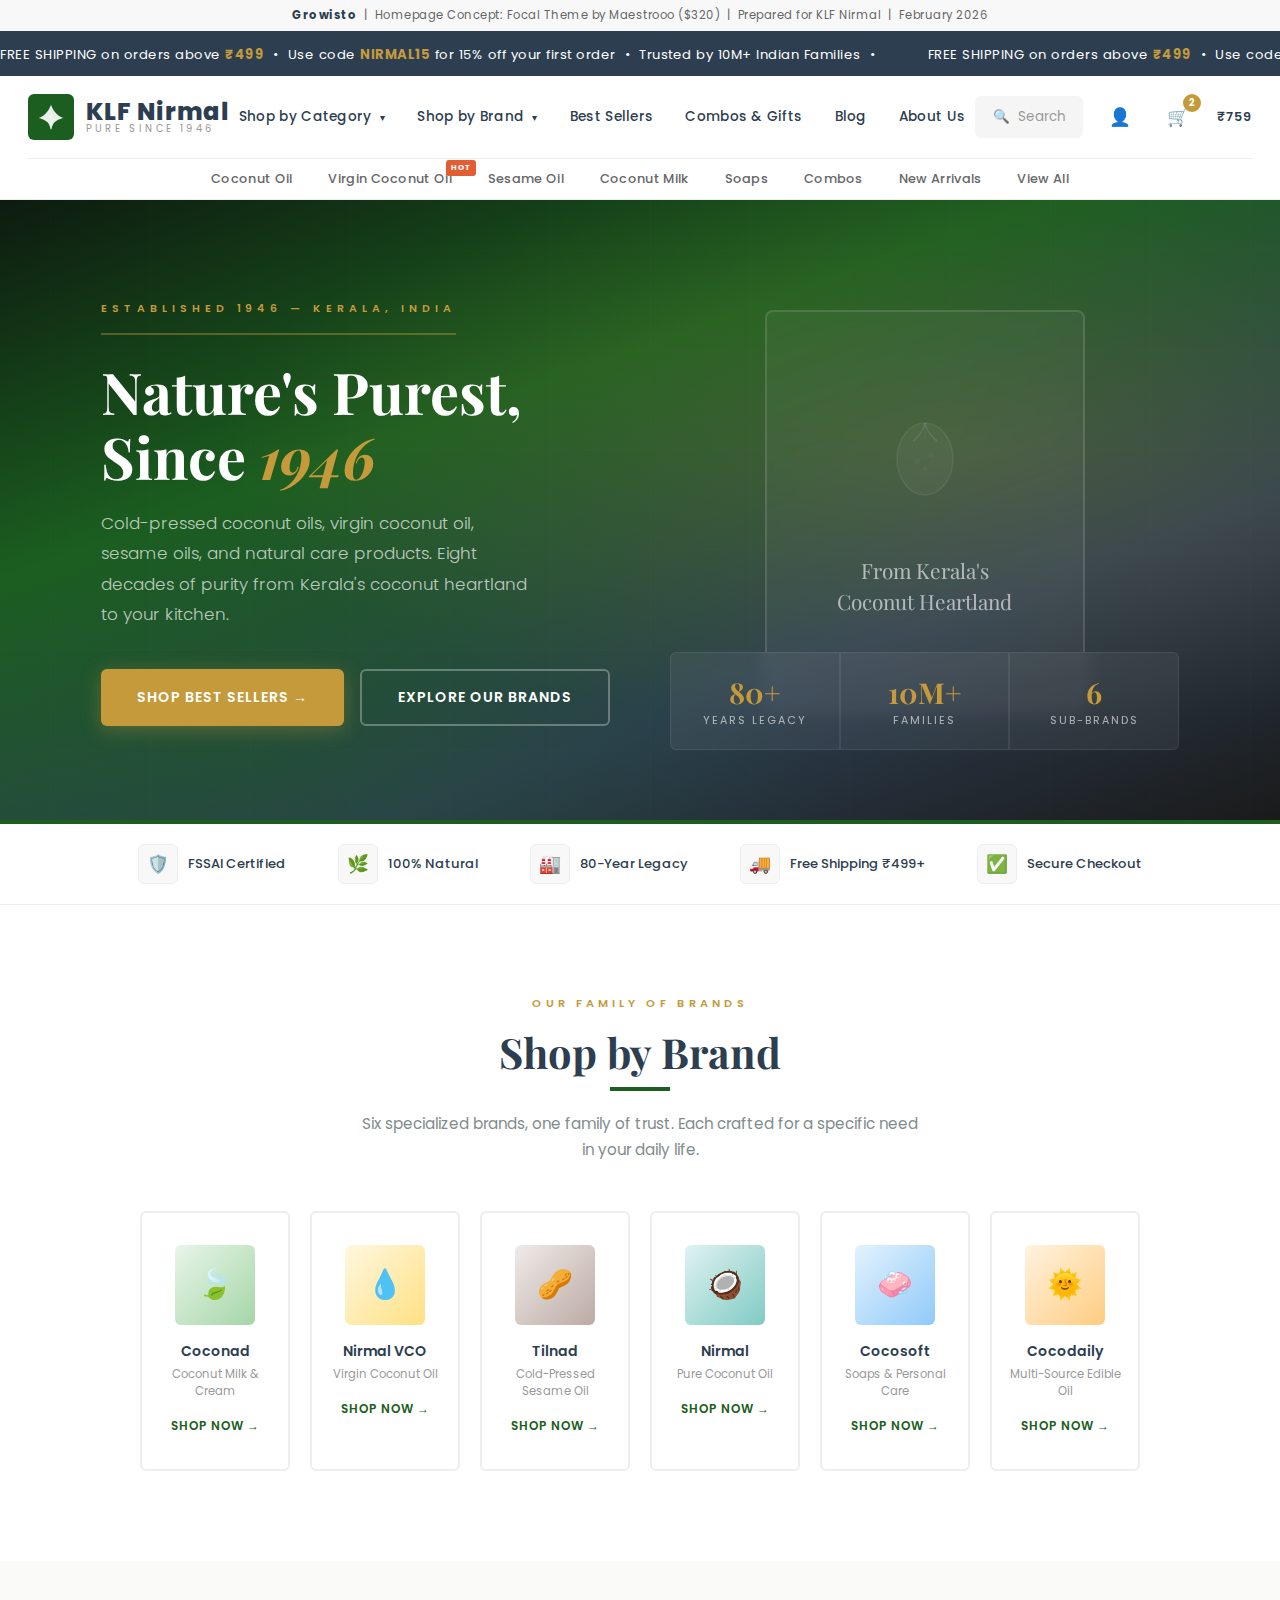
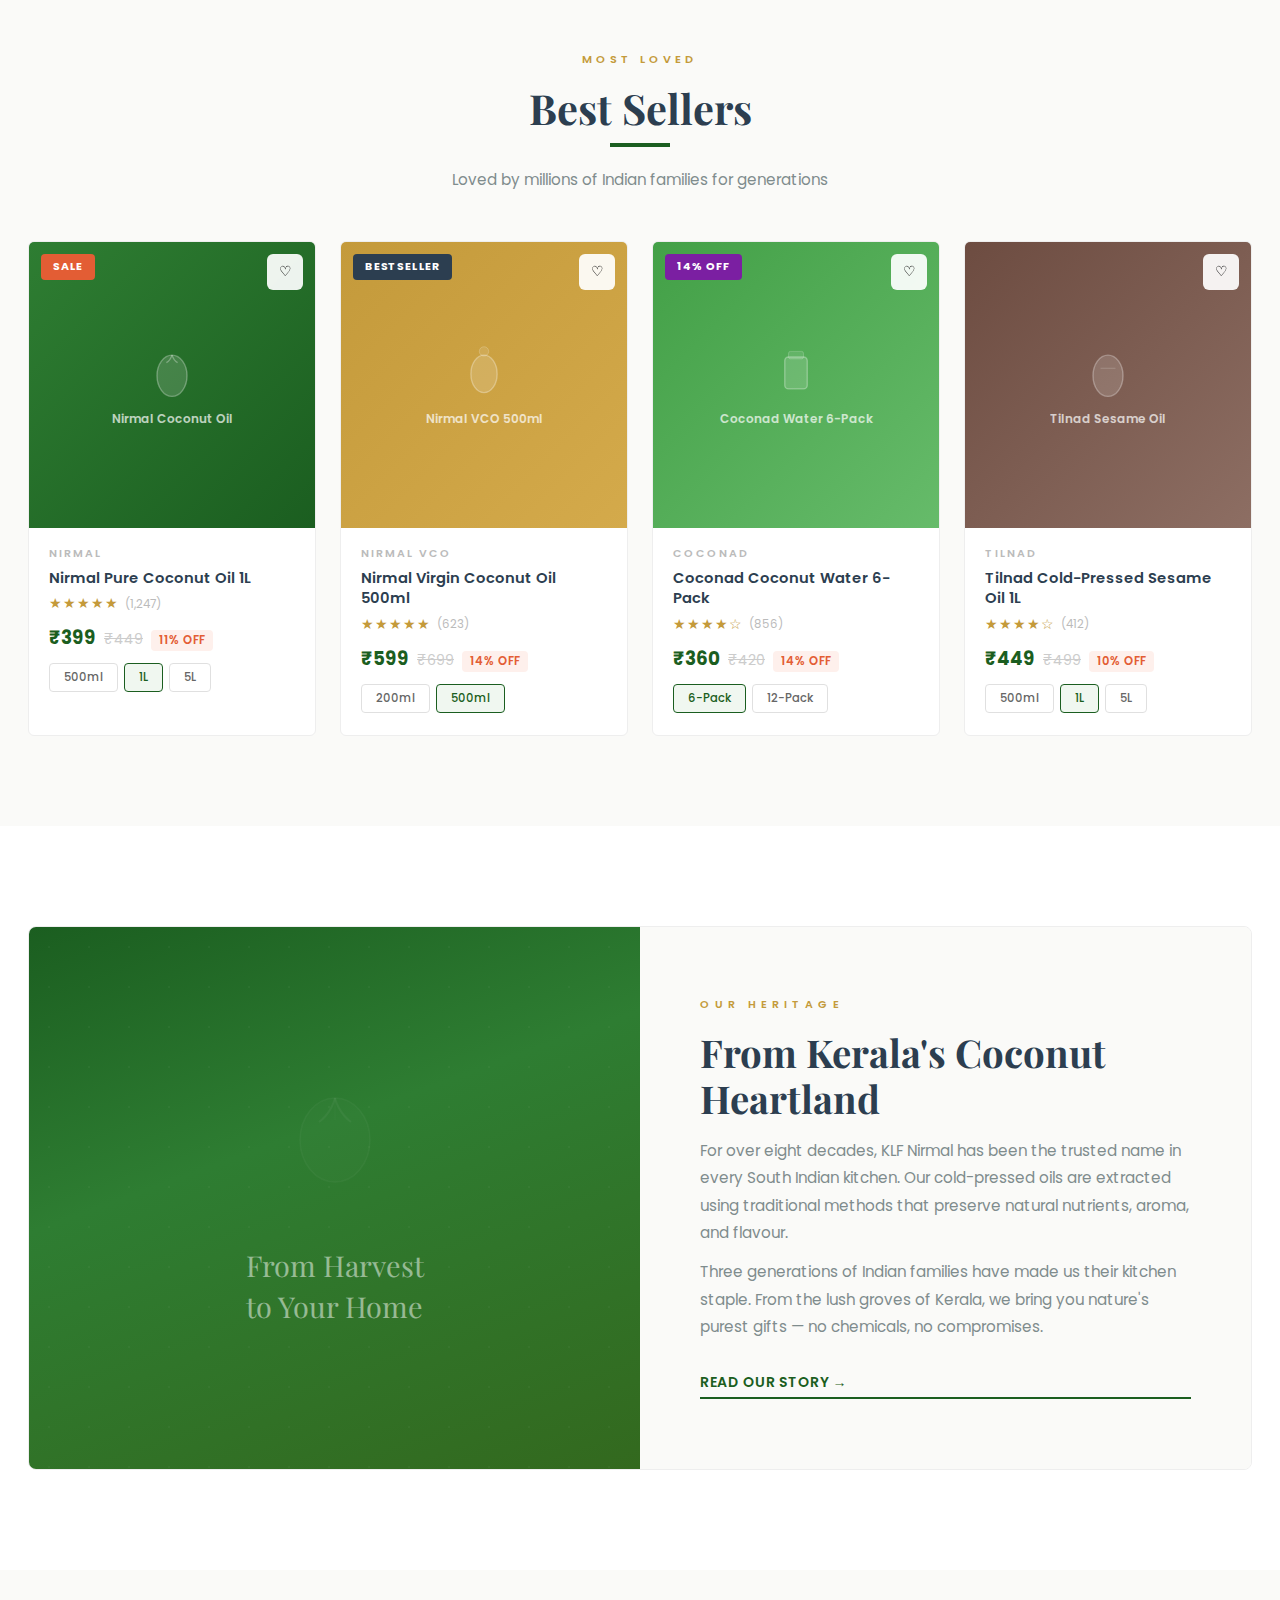
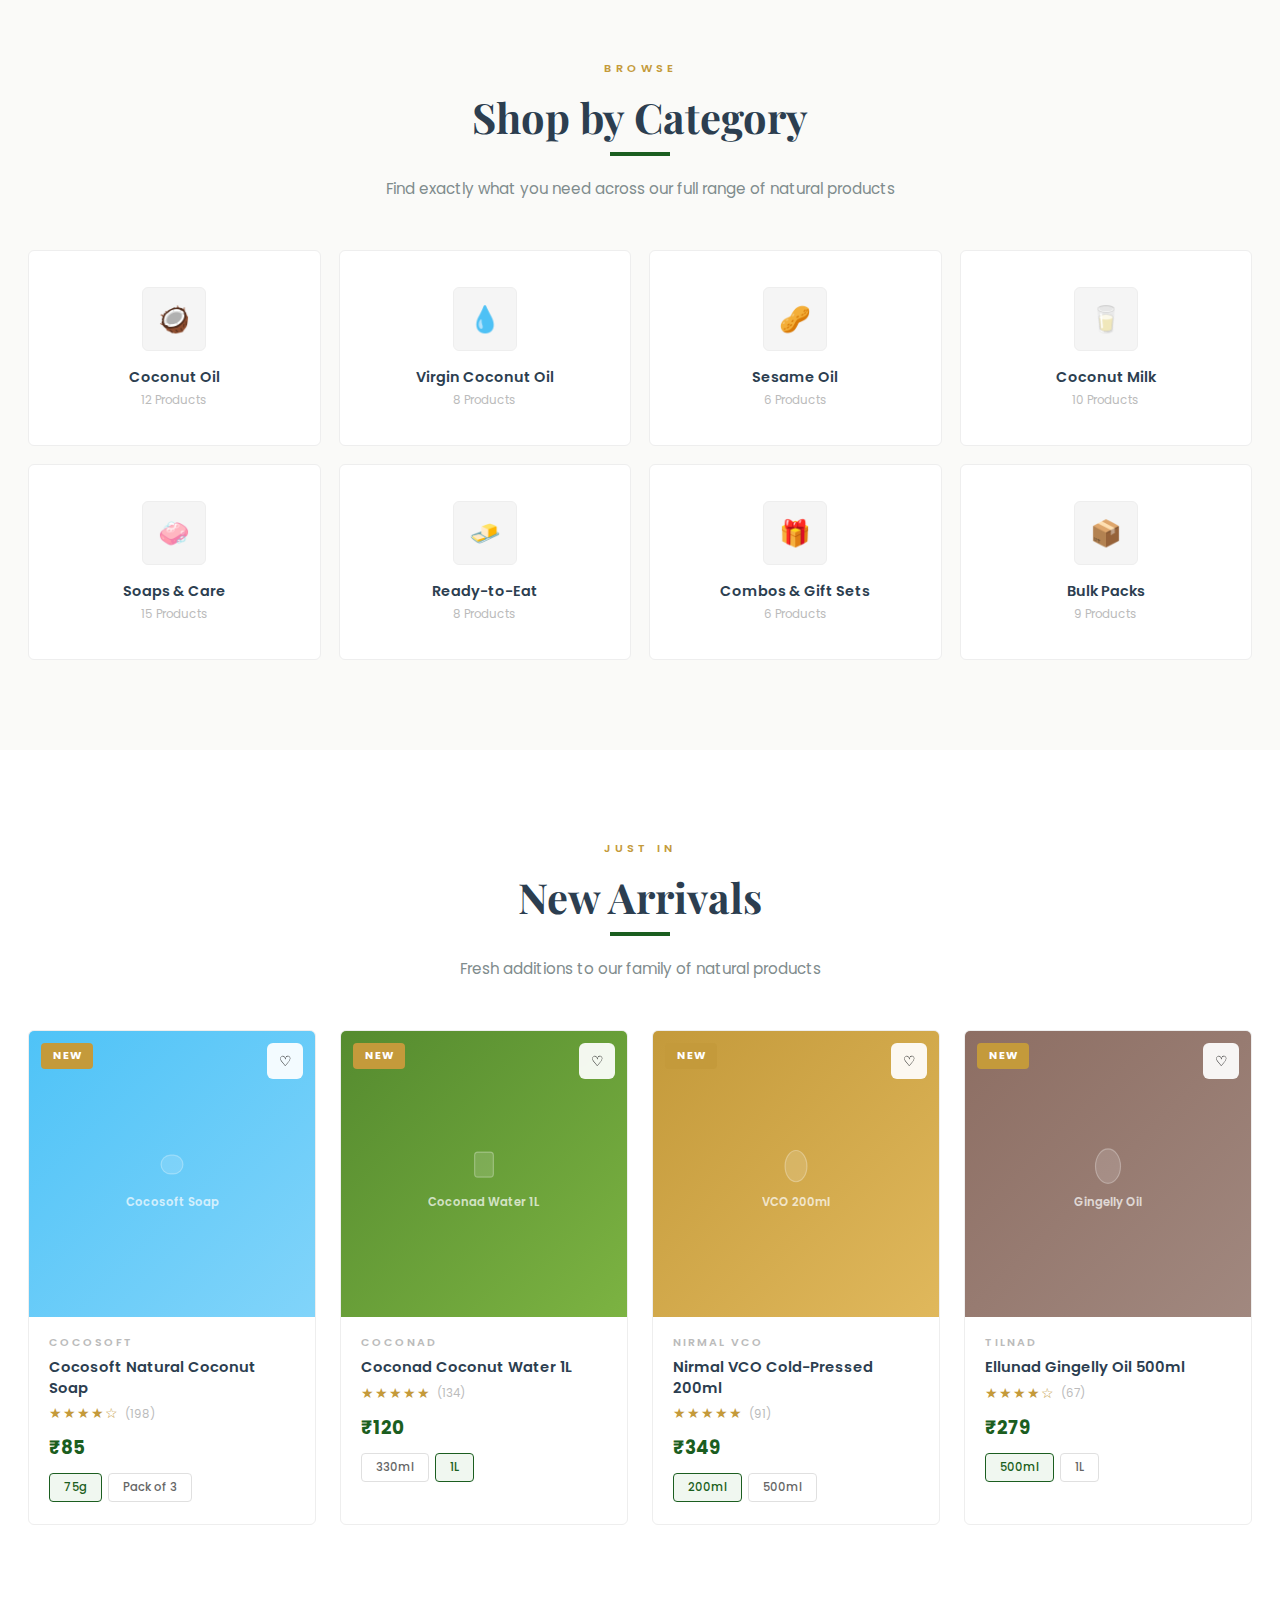
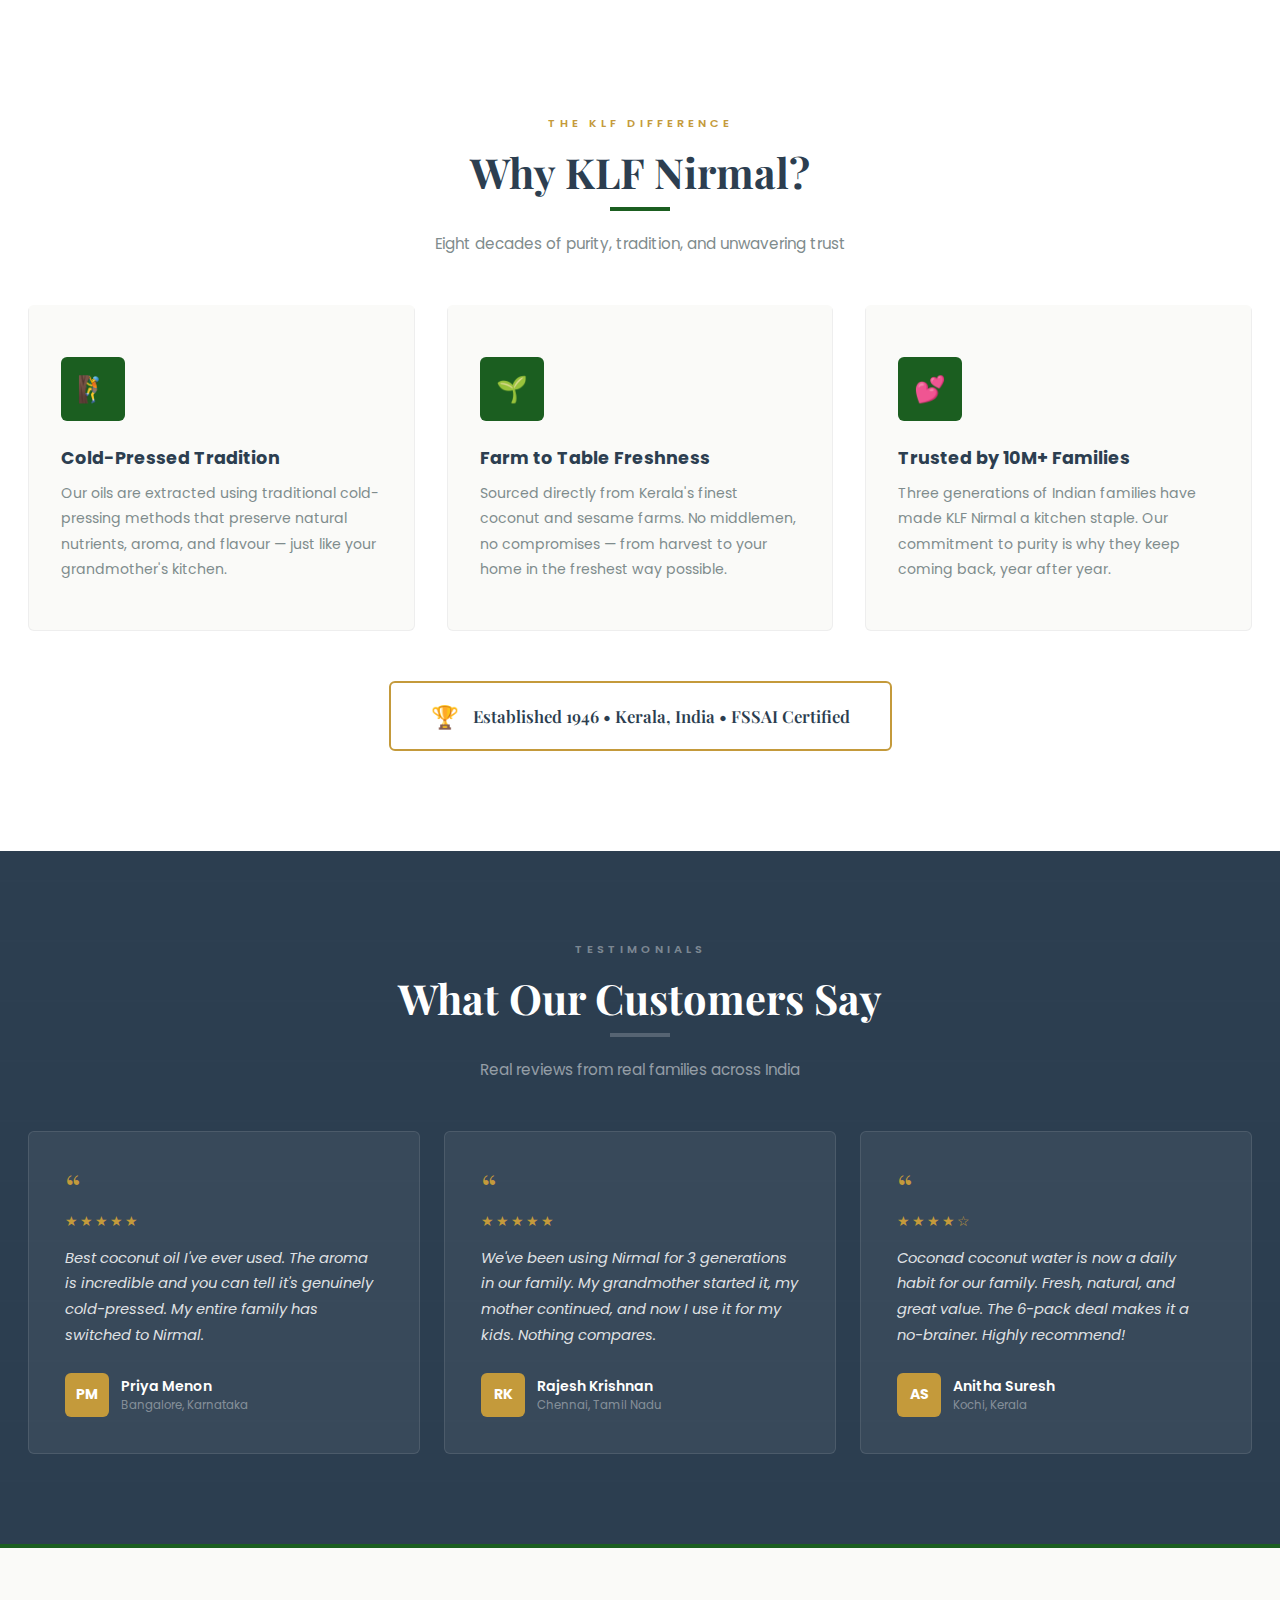
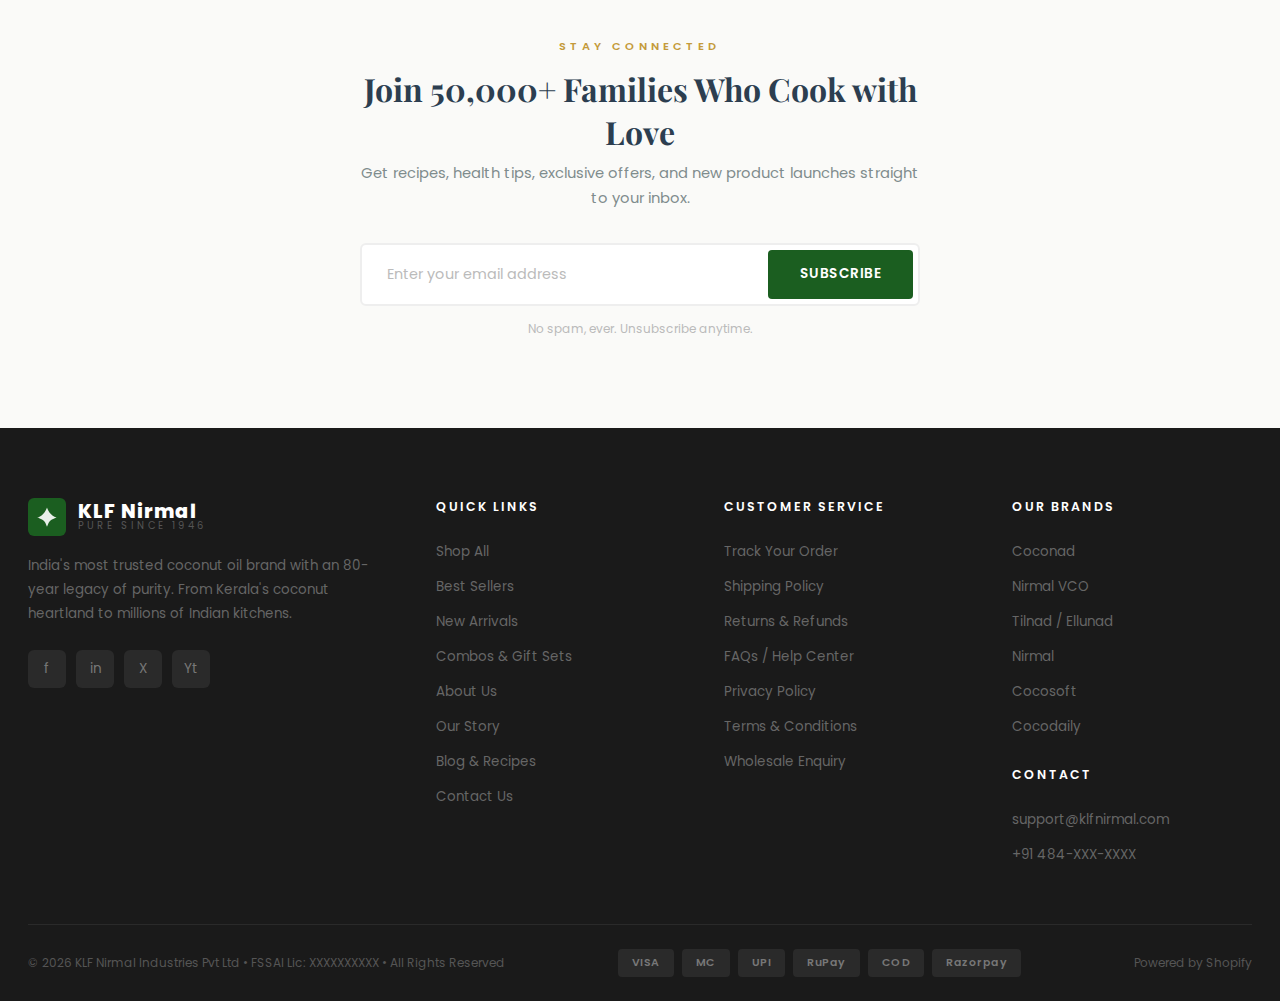
<file: mockups/focal.html>
<!DOCTYPE html>
<html lang="en">
<head>
<meta charset="UTF-8">
<meta name="viewport" content="width=device-width, initial-scale=1.0">
<title>KLF Nirmal — Pure Since 1946 | Official Online Store</title>
<link rel="preconnect" href="https://fonts.googleapis.com">
<link href="https://fonts.googleapis.com/css2?family=Poppins:wght@300;400;500;600;700;800&family=Playfair+Display:ital,wght@0,400;0,600;0,700;1,400&display=swap" rel="stylesheet">
<style>
/* ========== RESET & BASE ========== */
*,*::before,*::after{box-sizing:border-box;margin:0;padding:0}
html{scroll-behavior:smooth;font-size:16px}
body{font-family:'Poppins',sans-serif;color:#2C3E50;background:#fff;overflow-x:hidden;-webkit-font-smoothing:antialiased}
a{text-decoration:none;color:inherit;transition:color .3s}
ul{list-style:none}
img{max-width:100%;display:block}
button{cursor:pointer;font-family:inherit;border:none;outline:none}
input{font-family:inherit;outline:none}
.container{max-width:1280px;margin:0 auto;padding:0 28px}

/* ========== FOCAL TYPOGRAPHY ========== */
.section-label{font-size:.7rem;text-transform:uppercase;letter-spacing:4px;color:#C49A3B;font-weight:600;text-align:center;margin-bottom:12px}
.section-title{font-family:'Playfair Display',serif;font-size:2.6rem;font-weight:700;text-align:center;margin-bottom:.5rem;color:#2C3E50}
.section-subtitle{text-align:center;color:#7f8c8d;font-size:.95rem;margin-bottom:3rem;font-weight:400;max-width:560px;margin-left:auto;margin-right:auto;line-height:1.7}

/* ========== FOCAL DIVIDER ========== */
.section-divider{border:none;border-top:4px solid #1B5E20;width:60px;margin:0 auto 20px}

/* ========== GROWISTO BAR ========== */
.growisto-bar{background:#f8f8f8;border-bottom:3px solid #2C3E50;padding:7px 0;text-align:center;font-size:.72rem;color:#666;letter-spacing:.5px}
.growisto-bar span{color:#2C3E50;font-weight:700}

/* ========== ANNOUNCEMENT BAR ========== */
.announcement-bar{background:#2C3E50;color:#fff;padding:11px 0;text-align:center;font-size:.82rem;letter-spacing:.5px;position:relative;overflow:hidden}
.announcement-bar .announce-track{display:inline-flex;gap:3rem;animation:marquee 22s linear infinite;white-space:nowrap}
.announcement-bar strong{color:#C49A3B}
@keyframes marquee{0%{transform:translateX(0)}100%{transform:translateX(-50%)}}

/* ========== HEADER ========== */
.header{background:#fff;position:sticky;top:0;z-index:1000;transition:all .3s ease;border-bottom:1px solid #eee}
.header.scrolled{box-shadow:0 2px 24px rgba(0,0,0,.08);border-bottom-color:transparent}
.header-top{display:flex;align-items:center;justify-content:space-between;padding:18px 0;transition:padding .3s}
.header.scrolled .header-top{padding:12px 0}

/* Logo */
.logo{display:flex;align-items:center;gap:12px;text-decoration:none}
.logo-icon{width:46px;height:46px;background:#1B5E20;border-radius:6px;display:flex;align-items:center;justify-content:center;color:#fff;font-size:1.4rem;transition:transform .3s}
.logo:hover .logo-icon{transform:scale(1.05)}
.logo-text{display:flex;flex-direction:column;line-height:1}
.logo-text .brand{font-size:1.5rem;font-weight:800;color:#2C3E50;letter-spacing:1px}
.logo-text .sub{font-size:.62rem;color:#999;letter-spacing:3px;text-transform:uppercase}

/* Nav */
.main-nav{display:flex;align-items:center;gap:32px}
.main-nav > li{position:relative}
.main-nav > li > a{font-size:.85rem;font-weight:500;color:#2C3E50;padding:8px 0;display:block;position:relative;transition:color .3s;letter-spacing:.3px}
.main-nav > li > a::after{content:'';position:absolute;bottom:-2px;left:0;width:0;height:3px;background:#1B5E20;transition:width .3s}
.main-nav > li:hover > a{color:#1B5E20}
.main-nav > li:hover > a::after{width:100%}
.nav-arrow{font-size:.6rem;margin-left:4px;transition:transform .3s}
.main-nav > li:hover .nav-arrow{transform:rotate(180deg)}

/* Mega Menu */
.mega-menu{position:absolute;top:100%;left:50%;transform:translateX(-50%) translateY(10px);background:#fff;border-radius:6px;box-shadow:0 15px 50px rgba(0,0,0,.12);padding:28px 32px;min-width:520px;opacity:0;visibility:hidden;pointer-events:none;transition:all .3s ease;z-index:100;border:1px solid #f0f0f0}
.main-nav > li:hover .mega-menu{opacity:1;visibility:visible;pointer-events:auto;transform:translateX(-50%) translateY(0)}
.mega-menu-grid{display:grid;grid-template-columns:1fr 1fr;gap:6px 32px}
.mega-menu a{display:flex;align-items:center;gap:10px;padding:9px 12px;border-radius:6px;font-size:.88rem;color:#555;transition:all .2s}
.mega-menu a:hover{background:#f0f7f0;color:#1B5E20}
.mega-menu a .cat-icon{width:32px;height:32px;border-radius:6px;background:linear-gradient(135deg,#e8f5e9,#c8e6c9);display:flex;align-items:center;justify-content:center;font-size:.9rem;flex-shrink:0}
.mega-menu-title{font-size:.68rem;text-transform:uppercase;letter-spacing:3px;color:#bbb;font-weight:600;margin-bottom:14px;padding:0 12px}

/* Header Actions */
.header-actions{display:flex;align-items:center;gap:16px}
.header-action{width:42px;height:42px;border-radius:6px;display:flex;align-items:center;justify-content:center;background:transparent;transition:all .2s;position:relative;color:#2C3E50;font-size:1.1rem}
.header-action:hover{background:#f0f7f0;color:#1B5E20}
.search-toggle{background:#f5f5f5;border-radius:6px;width:auto;padding:9px 18px;gap:8px;font-size:.84rem;color:#999}
.search-toggle:hover{background:#e8f5e9;color:#1B5E20}
.cart-count{position:absolute;top:-2px;right:-2px;background:#C49A3B;color:#fff;font-size:.6rem;width:18px;height:18px;border-radius:50%;display:flex;align-items:center;justify-content:center;font-weight:700}
.cart-amount{font-size:.8rem;font-weight:600;color:#2C3E50;margin-left:2px}

/* Secondary Nav */
.secondary-nav{border-top:1px solid #eee;display:flex;justify-content:center;gap:36px;padding:11px 0}
.secondary-nav a{font-size:.8rem;color:#666;font-weight:500;transition:color .3s;position:relative;letter-spacing:.3px}
.secondary-nav a:hover{color:#1B5E20}
.secondary-nav a.hot::after{content:'HOT';position:absolute;top:-10px;right:-24px;background:#e35d34;color:#fff;font-size:.48rem;padding:2px 5px;border-radius:3px;font-weight:700;letter-spacing:.5px}

/* ========== HERO BANNER — EDITORIAL DARK GRADIENT ========== */
.hero{position:relative;min-height:620px;overflow:hidden;display:flex;align-items:center;background:#1a1a1a}
.hero-bg{position:absolute;inset:0;background:linear-gradient(160deg,#0d1b0f 0%,#1B5E20 35%,#2C3E50 70%,#1a1a1a 100%);z-index:0}
.hero-bg::before{content:'';position:absolute;inset:0;background:radial-gradient(ellipse at 75% 40%,rgba(196,154,59,.2) 0%,transparent 55%),radial-gradient(ellipse at 20% 90%,rgba(27,94,32,.3) 0%,transparent 40%)}
.hero-bg::after{content:'';position:absolute;inset:0;background:url("data:image/svg+xml,%3Csvg width='100' height='100' viewBox='0 0 100 100' xmlns='http://www.w3.org/2000/svg'%3E%3Cline x1='0' y1='50' x2='100' y2='50' stroke='rgba(255,255,255,0.02)' stroke-width='0.5'/%3E%3Cline x1='50' y1='0' x2='50' y2='100' stroke='rgba(255,255,255,0.02)' stroke-width='0.5'/%3E%3C/svg%3E")}
.hero-content{position:relative;z-index:2;display:grid;grid-template-columns:1fr 1fr;gap:60px;align-items:center;width:100%;padding:80px 0}
.hero-text{animation:heroSlideIn 1s ease-out}
@keyframes heroSlideIn{from{opacity:0;transform:translateX(-40px)}to{opacity:1;transform:translateX(0)}}
.hero-label{display:inline-block;font-size:.68rem;color:#C49A3B;letter-spacing:5px;text-transform:uppercase;font-weight:600;margin-bottom:24px;padding-bottom:16px;border-bottom:2px solid rgba(196,154,59,.4)}
.hero h1{font-family:'Playfair Display',serif;font-size:3.6rem;color:#fff;font-weight:700;line-height:1.12;margin-bottom:20px}
.hero h1 em{font-style:italic;color:#C49A3B}
.hero-desc{font-size:1.05rem;color:rgba(255,255,255,.7);line-height:1.8;margin-bottom:40px;max-width:440px;font-weight:300}
.hero-ctas{display:flex;gap:16px;flex-wrap:wrap}
.btn-primary{display:inline-flex;align-items:center;gap:8px;background:#C49A3B;color:#fff;padding:16px 36px;border-radius:6px;font-size:.88rem;font-weight:600;letter-spacing:1px;text-transform:uppercase;transition:all .3s;box-shadow:0 4px 20px rgba(196,154,59,.35)}
.btn-primary:hover{background:#d4aa4b;transform:translateY(-2px);box-shadow:0 8px 30px rgba(196,154,59,.45)}
.btn-secondary{display:inline-flex;align-items:center;gap:8px;background:transparent;color:#fff;padding:16px 36px;border-radius:6px;font-size:.88rem;font-weight:600;letter-spacing:1px;text-transform:uppercase;border:2px solid rgba(255,255,255,.3);transition:all .3s}
.btn-secondary:hover{background:rgba(255,255,255,.1);border-color:#fff}
.hero-visual{position:relative;display:flex;align-items:center;justify-content:center;animation:heroVisualIn 1.2s ease-out .2s both}
@keyframes heroVisualIn{from{opacity:0;transform:translateX(40px)}to{opacity:1;transform:translateX(0)}}
.hero-visual-frame{width:320px;height:400px;border:2px solid rgba(255,255,255,.12);border-radius:8px;display:flex;flex-direction:column;align-items:center;justify-content:center;position:relative;background:rgba(255,255,255,.04);backdrop-filter:blur(4px)}
.hero-visual-frame .icon-coconut{font-size:5rem;margin-bottom:20px;opacity:.5}
.hero-visual-frame .tagline{font-family:'Playfair Display',serif;font-size:1.3rem;color:rgba(255,255,255,.6);text-align:center;padding:0 30px;line-height:1.5}
.hero-stats-row{position:absolute;bottom:-40px;left:0;right:0;display:flex;gap:0}
.hero-stat{flex:1;text-align:center;padding:20px 16px;background:rgba(255,255,255,.06);border:1px solid rgba(255,255,255,.08);backdrop-filter:blur(8px)}
.hero-stat:first-child{border-radius:6px 0 0 6px}
.hero-stat:last-child{border-radius:0 6px 6px 0}
.hero-stat .num{font-family:'Playfair Display',serif;font-size:1.8rem;font-weight:700;color:#C49A3B}
.hero-stat .label{font-size:.68rem;opacity:.6;letter-spacing:2px;text-transform:uppercase;margin-top:2px;color:#fff}

/* ========== TRUST BAR ========== */
.trust-bar{background:#fff;border-top:4px solid #1B5E20;border-bottom:1px solid #eee;padding:20px 0}
.trust-bar .container{display:flex;justify-content:center;gap:52px;flex-wrap:wrap}
.trust-item{display:flex;align-items:center;gap:10px;font-size:.82rem;font-weight:500;color:#2C3E50}
.trust-icon{width:40px;height:40px;border-radius:6px;background:#f8f8f8;display:flex;align-items:center;justify-content:center;font-size:1.1rem;border:1px solid #eee}

/* ========== SHOP BY BRAND ========== */
.brands-section{padding:90px 0;background:#fff}
.brands-grid{display:grid;grid-template-columns:repeat(6,1fr);gap:20px;max-width:1000px;margin:0 auto}
.brand-card{text-align:center;padding:32px 16px;border-radius:6px;background:#fff;border:2px solid #eee;transition:all .3s;cursor:pointer;position:relative}
.brand-card:hover{border-color:#1B5E20;transform:translateY(-4px);box-shadow:0 12px 36px rgba(27,94,32,.08)}
.brand-circle{width:80px;height:80px;border-radius:6px;margin:0 auto 16px;display:flex;align-items:center;justify-content:center;font-size:1.8rem;transition:transform .3s}
.brand-card:hover .brand-circle{transform:scale(1.08)}
.brand-card h3{font-size:.88rem;font-weight:600;color:#2C3E50;margin-bottom:4px}
.brand-card p{font-size:.72rem;color:#999;margin-bottom:12px}
.brand-link{font-size:.75rem;color:#1B5E20;font-weight:600;display:inline-flex;align-items:center;gap:4px;letter-spacing:.5px;text-transform:uppercase;transition:gap .3s}
.brand-card:hover .brand-link{gap:8px}
.brand-coconad .brand-circle{background:linear-gradient(135deg,#e8f5e9,#a5d6a7)}
.brand-vco .brand-circle{background:linear-gradient(135deg,#FFF8E1,#FFE082)}
.brand-tilnad .brand-circle{background:linear-gradient(135deg,#efebe9,#bcaaa4)}
.brand-nirmal .brand-circle{background:linear-gradient(135deg,#e0f2f1,#80cbc4)}
.brand-cocosoft .brand-circle{background:linear-gradient(135deg,#e3f2fd,#90caf9)}
.brand-cocodaily .brand-circle{background:linear-gradient(135deg,#fff3e0,#ffcc80)}

/* ========== PRODUCT GRID (reusable) ========== */
.products-section{padding:90px 0}
.products-section.bg-light{background:#FAFAF8}
.products-grid{display:grid;grid-template-columns:repeat(4,1fr);gap:24px}
.product-card{background:#fff;border-radius:6px;overflow:hidden;position:relative;transition:all .4s ease;border:1px solid #eee}
.product-card:hover{transform:translateY(-5px);box-shadow:0 20px 50px rgba(0,0,0,.08);border-color:transparent}

/* Product Image */
.product-image{position:relative;aspect-ratio:1;overflow:hidden;background:#f8f8f8}
.product-image .img-placeholder{width:100%;height:100%;display:flex;flex-direction:column;align-items:center;justify-content:center;font-size:.9rem;font-weight:600;color:#fff;text-align:center;padding:20px;transition:transform .6s ease}
.product-card:hover .img-placeholder{transform:scale(1.06)}

/* Product badge */
.product-badge{position:absolute;top:12px;left:12px;padding:5px 12px;border-radius:4px;font-size:.68rem;font-weight:700;text-transform:uppercase;letter-spacing:.8px;z-index:3}
.badge-sale{background:#e35d34;color:#fff}
.badge-best{background:#2C3E50;color:#fff}
.badge-new{background:#C49A3B;color:#fff}
.badge-off{background:#7B1FA2;color:#fff}

/* Wishlist */
.wishlist-btn{position:absolute;top:12px;right:12px;width:36px;height:36px;border-radius:6px;background:rgba(255,255,255,.92);display:flex;align-items:center;justify-content:center;z-index:3;transition:all .3s;font-size:.9rem;backdrop-filter:blur(4px)}
.wishlist-btn:hover{background:#fff;transform:scale(1.12);color:#e35d34}

/* Quick buy overlay */
.quick-buy-overlay{position:absolute;bottom:0;left:0;right:0;background:linear-gradient(transparent,rgba(44,62,80,.85));padding:16px;transform:translateY(100%);transition:transform .4s ease;z-index:3;display:flex;gap:8px}
.product-card:hover .quick-buy-overlay{transform:translateY(0)}
.quick-buy-btn{flex:1;padding:11px;border-radius:6px;font-size:.78rem;font-weight:600;text-align:center;transition:all .2s;letter-spacing:.5px}
.quick-buy-btn.primary{background:#1B5E20;color:#fff}
.quick-buy-btn.primary:hover{background:#2E7D32}
.quick-buy-btn.secondary{background:rgba(255,255,255,.15);color:#fff;backdrop-filter:blur(4px)}
.quick-buy-btn.secondary:hover{background:rgba(255,255,255,.25)}

/* Product Info */
.product-info{padding:18px 20px 22px}
.product-brand-label{font-size:.68rem;text-transform:uppercase;letter-spacing:2px;color:#bbb;font-weight:600;margin-bottom:6px}
.product-name{font-size:.92rem;font-weight:600;color:#2C3E50;margin-bottom:6px;line-height:1.4;transition:color .3s}
.product-card:hover .product-name{color:#1B5E20}
.product-rating{display:flex;align-items:center;gap:6px;margin-bottom:10px}
.stars{color:#C49A3B;font-size:.85rem;letter-spacing:1px}
.rating-count{font-size:.73rem;color:#bbb}
.product-price{display:flex;align-items:baseline;gap:8px;margin-bottom:12px}
.current-price{font-size:1.15rem;font-weight:700;color:#1B5E20}
.original-price{font-size:.88rem;color:#ccc;text-decoration:line-through}
.discount-pct{font-size:.72rem;color:#e35d34;font-weight:600;background:#fef0ec;padding:2px 8px;border-radius:4px}
/* Size selector */
.size-options{display:flex;gap:6px;flex-wrap:wrap}
.size-option{padding:5px 14px;border-radius:4px;font-size:.72rem;font-weight:500;border:1.5px solid #e0e0e0;color:#666;transition:all .2s;cursor:pointer}
.size-option:hover,.size-option.active{border-color:#1B5E20;color:#1B5E20;background:#f0f7f0}

/* ========== EDITORIAL STORY BANNER ========== */
.editorial-section{padding:100px 0;background:#fff}
.editorial-grid{display:grid;grid-template-columns:1fr 1fr;gap:0;min-height:480px;border-radius:8px;overflow:hidden;border:1px solid #eee}
.editorial-visual{background:linear-gradient(160deg,#1B5E20 0%,#2E7D32 40%,#33691E 100%);display:flex;align-items:center;justify-content:center;position:relative;min-height:480px}
.editorial-visual::before{content:'';position:absolute;inset:0;background:url("data:image/svg+xml,%3Csvg width='40' height='40' viewBox='0 0 40 40' xmlns='http://www.w3.org/2000/svg'%3E%3Ccircle cx='20' cy='20' r='1' fill='rgba(255,255,255,0.04)'/%3E%3C/svg%3E")}
.editorial-visual-inner{position:relative;z-index:1;text-align:center}
.editorial-visual-inner .big-icon{font-size:6rem;opacity:.3;margin-bottom:16px}
.editorial-visual-inner .visual-text{font-family:'Playfair Display',serif;font-size:1.8rem;color:rgba(255,255,255,.5);line-height:1.4}
.editorial-text{padding:70px 60px;display:flex;flex-direction:column;justify-content:center;background:#FAFAF8}
.editorial-text .ed-label{font-size:.68rem;text-transform:uppercase;letter-spacing:5px;color:#C49A3B;font-weight:600;margin-bottom:16px}
.editorial-text h2{font-family:'Playfair Display',serif;font-size:2.4rem;color:#2C3E50;margin-bottom:16px;line-height:1.2}
.editorial-text p{color:#7f8c8d;line-height:1.8;margin-bottom:12px;font-size:.95rem}
.editorial-text .ed-link{display:inline-flex;align-items:center;gap:8px;color:#1B5E20;font-weight:600;font-size:.88rem;margin-top:20px;letter-spacing:.5px;text-transform:uppercase;border-bottom:2px solid #1B5E20;padding-bottom:4px;transition:gap .3s}
.editorial-text .ed-link:hover{gap:14px}

/* ========== CATEGORIES GRID ========== */
.categories-section{padding:90px 0;background:#FAFAF8}
.categories-grid{display:grid;grid-template-columns:repeat(4,1fr);gap:18px}
.category-tile{background:#fff;border-radius:6px;padding:36px 20px;text-align:center;border:1px solid #eee;transition:all .3s;cursor:pointer;position:relative;overflow:hidden}
.category-tile::before{content:'';position:absolute;top:0;left:0;right:0;height:4px;background:#1B5E20;transform:scaleX(0);transition:transform .3s;transform-origin:left}
.category-tile:hover{transform:translateY(-4px);box-shadow:0 12px 30px rgba(44,62,80,.06)}
.category-tile:hover::before{transform:scaleX(1)}
.cat-tile-icon{width:64px;height:64px;border-radius:6px;margin:0 auto 16px;display:flex;align-items:center;justify-content:center;font-size:1.6rem;background:#f5f5f5;border:1px solid #eee;transition:all .3s}
.category-tile:hover .cat-tile-icon{background:linear-gradient(135deg,#e8f5e9,#c8e6c9);border-color:#c8e6c9;transform:scale(1.08)}
.category-tile h3{font-size:.9rem;font-weight:600;color:#2C3E50;margin-bottom:4px}
.category-tile p{font-size:.74rem;color:#bbb}

/* ========== WHY KLF SECTION ========== */
.why-section{padding:100px 0;background:#fff;position:relative}
.why-grid{display:grid;grid-template-columns:repeat(3,1fr);gap:32px;margin-top:10px}
.why-card{padding:48px 32px;border-radius:6px;background:#FAFAF8;transition:all .3s;position:relative;border:1px solid #eee;border-top:4px solid transparent}
.why-card:hover{border-top-color:#1B5E20;transform:translateY(-4px);box-shadow:0 12px 30px rgba(0,0,0,.04)}
.why-icon{width:64px;height:64px;border-radius:6px;margin-bottom:24px;display:flex;align-items:center;justify-content:center;font-size:1.6rem;background:#1B5E20;color:#fff}
.why-card h3{font-size:1.1rem;font-weight:700;color:#2C3E50;margin-bottom:10px}
.why-card p{font-size:.88rem;color:#7f8c8d;line-height:1.8}
.heritage-badge{text-align:center;margin-top:50px}
.heritage-badge .badge{display:inline-flex;align-items:center;gap:14px;background:#fff;padding:18px 40px;border-radius:6px;border:2px solid #C49A3B}
.heritage-badge .badge span{font-family:'Playfair Display',serif;font-size:1.05rem;color:#2C3E50;font-weight:600}

/* ========== REVIEWS ========== */
.reviews-section{padding:90px 0;background:#2C3E50;position:relative;overflow:hidden}
.reviews-section::before{content:'';position:absolute;inset:0;background:url("data:image/svg+xml,%3Csvg width='60' height='60' viewBox='0 0 60 60' xmlns='http://www.w3.org/2000/svg'%3E%3Cline x1='0' y1='30' x2='60' y2='30' stroke='rgba(255,255,255,0.02)' stroke-width='0.5'/%3E%3C/svg%3E")}
.reviews-section .section-label{color:rgba(255,255,255,.4)}
.reviews-section .section-title{color:#fff}
.reviews-section .section-subtitle{color:rgba(255,255,255,.5)}
.reviews-grid{display:grid;grid-template-columns:repeat(3,1fr);gap:24px;position:relative;z-index:1}
.review-card{background:rgba(255,255,255,.06);border:1px solid rgba(255,255,255,.1);border-radius:6px;padding:36px;transition:all .3s}
.review-card:hover{background:rgba(255,255,255,.1);transform:translateY(-3px)}
.review-quote{font-size:2.4rem;color:#C49A3B;margin-bottom:4px;font-family:'Playfair Display',serif;line-height:1}
.review-text{color:rgba(255,255,255,.85);font-size:.92rem;line-height:1.75;margin-bottom:24px;font-style:italic}
.review-stars{color:#C49A3B;margin-bottom:14px;letter-spacing:2px;font-size:.9rem}
.review-author{display:flex;align-items:center;gap:12px}
.review-avatar{width:44px;height:44px;border-radius:6px;background:#C49A3B;display:flex;align-items:center;justify-content:center;color:#fff;font-weight:700;font-size:.88rem}
.review-name{font-weight:600;color:#fff;font-size:.88rem}
.review-location{font-size:.73rem;color:rgba(255,255,255,.4)}

/* ========== NEWSLETTER ========== */
.newsletter-section{padding:90px 0;background:#FAFAF8;border-top:4px solid #1B5E20}
.newsletter-inner{text-align:center;max-width:560px;margin:0 auto}
.newsletter-inner h2{font-family:'Playfair Display',serif;font-size:2rem;color:#2C3E50;margin-bottom:8px}
.newsletter-inner p{color:#7f8c8d;margin-bottom:32px;font-size:.92rem;line-height:1.7}
.newsletter-form{display:flex;gap:0;background:#fff;border-radius:6px;padding:5px;border:2px solid #eee;transition:border-color .3s}
.newsletter-form:focus-within{border-color:#1B5E20}
.newsletter-form input{flex:1;background:transparent;border:none;padding:14px 20px;color:#2C3E50;font-size:.9rem}
.newsletter-form input::placeholder{color:#bbb}
.newsletter-form button{background:#1B5E20;color:#fff;padding:14px 32px;border-radius:4px;font-weight:600;font-size:.85rem;transition:all .3s;white-space:nowrap;letter-spacing:.5px;text-transform:uppercase}
.newsletter-form button:hover{background:#2E7D32}
.newsletter-note{margin-top:14px;font-size:.75rem;color:#bbb}

/* ========== FOOTER ========== */
.footer{background:#1a1a1a;color:#999;padding:70px 0 0}
.footer-grid{display:grid;grid-template-columns:1.5fr 1fr 1fr 1fr;gap:48px;padding-bottom:48px;border-bottom:1px solid #2a2a2a}
.footer-brand .logo-text .brand{color:#fff}
.footer-brand .logo-text .sub{color:#555}
.footer-desc{font-size:.84rem;line-height:1.8;margin:18px 0 24px;color:#666}
.footer-social{display:flex;gap:10px}
.footer-social a{width:38px;height:38px;border-radius:6px;background:#2a2a2a;display:flex;align-items:center;justify-content:center;transition:all .3s;font-size:.85rem;color:#777}
.footer-social a:hover{background:#1B5E20;color:#fff}
.footer-col h4{font-size:.78rem;font-weight:600;color:#fff;text-transform:uppercase;letter-spacing:2px;margin-bottom:22px}
.footer-col ul li{margin-bottom:10px}
.footer-col a{font-size:.84rem;color:#666;transition:all .3s;display:inline-flex;align-items:center;gap:6px}
.footer-col a:hover{color:#C49A3B;padding-left:4px}
.footer-bottom{padding:24px 0;display:flex;justify-content:space-between;align-items:center;flex-wrap:wrap;gap:16px;font-size:.75rem;color:#555}
.payment-icons{display:flex;gap:8px}
.payment-icon{background:#2a2a2a;padding:6px 14px;border-radius:4px;font-size:.68rem;color:#777;font-weight:600;letter-spacing:.5px}

/* ========== BACK TO TOP ========== */
.back-to-top{position:fixed;bottom:30px;right:30px;width:48px;height:48px;border-radius:6px;background:#2C3E50;color:#fff;display:flex;align-items:center;justify-content:center;font-size:1.1rem;cursor:pointer;opacity:0;transform:translateY(20px);transition:all .3s;z-index:999;box-shadow:0 4px 15px rgba(44,62,80,.3)}
.back-to-top.visible{opacity:1;transform:translateY(0)}
.back-to-top:hover{background:#1B5E20;transform:translateY(-3px)}

/* ========== CART DRAWER ========== */
.cart-overlay{position:fixed;inset:0;background:rgba(0,0,0,.5);z-index:2000;opacity:0;visibility:hidden;transition:all .3s}
.cart-overlay.open{opacity:1;visibility:visible}
.cart-drawer{position:fixed;top:0;right:0;width:420px;max-width:90vw;height:100vh;background:#fff;z-index:2001;transform:translateX(100%);transition:transform .4s cubic-bezier(.16,1,.3,1),visibility 0s .4s;display:flex;flex-direction:column;visibility:hidden}
.cart-drawer.open{transform:translateX(0);visibility:visible;transition:transform .4s cubic-bezier(.16,1,.3,1),visibility 0s}
.cart-header{display:flex;justify-content:space-between;align-items:center;padding:22px 24px;border-bottom:1px solid #eee}
.cart-header h3{font-size:1.05rem;font-weight:700;display:flex;align-items:center;gap:10px;color:#2C3E50}
.cart-header .count-badge{background:#2C3E50;color:#fff;font-size:.68rem;padding:3px 10px;border-radius:4px}
.cart-close{width:36px;height:36px;border-radius:6px;background:#f5f5f5;display:flex;align-items:center;justify-content:center;transition:all .2s;font-size:1rem}
.cart-close:hover{background:#eee}
.cart-body{flex:1;overflow-y:auto;padding:24px}
.cart-item{display:flex;gap:16px;padding:18px 0;border-bottom:1px solid #f0f0f0}
.cart-item-img{width:80px;height:80px;border-radius:6px;flex-shrink:0;display:flex;align-items:center;justify-content:center;font-size:.7rem;color:#fff;text-align:center;padding:8px}
.cart-item-details{flex:1}
.cart-item-name{font-size:.88rem;font-weight:600;margin-bottom:4px;color:#2C3E50}
.cart-item-variant{font-size:.75rem;color:#999;margin-bottom:8px}
.cart-item-qty{display:inline-flex;align-items:center;gap:0;border:1px solid #e0e0e0;border-radius:6px}
.qty-btn{width:30px;height:30px;display:flex;align-items:center;justify-content:center;font-size:.9rem;color:#666;transition:all .2s;background:none}
.qty-btn:hover{background:#f5f5f5;color:#1B5E20}
.qty-val{width:30px;text-align:center;font-size:.85rem;font-weight:600}
.cart-item-price{font-weight:700;color:#1B5E20;font-size:.95rem;text-align:right}
.cart-item-remove{font-size:.73rem;color:#bbb;cursor:pointer;text-align:right;margin-top:4px;transition:color .2s;letter-spacing:.3px}
.cart-item-remove:hover{color:#e35d34}
.cart-footer{padding:22px 24px;border-top:1px solid #eee;background:#FAFAF8}
.free-ship-bar{margin-bottom:16px}
.free-ship-text{font-size:.78rem;color:#666;margin-bottom:6px;display:flex;justify-content:space-between}
.free-ship-track{height:4px;background:#e0e0e0;border-radius:2px;overflow:hidden}
.free-ship-fill{height:100%;background:#1B5E20;border-radius:2px;width:65%;transition:width .5s}
.cart-total{display:flex;justify-content:space-between;align-items:center;margin-bottom:16px;font-size:1rem;font-weight:700;color:#2C3E50}
.checkout-btn{width:100%;padding:16px;border-radius:6px;background:#1B5E20;color:#fff;font-size:.9rem;font-weight:600;transition:all .3s;text-align:center;letter-spacing:.5px;text-transform:uppercase}
.checkout-btn:hover{background:#2E7D32}
.cart-continue{display:block;text-align:center;margin-top:12px;font-size:.82rem;color:#2C3E50;font-weight:500;cursor:pointer;letter-spacing:.3px}

/* ========== SEARCH OVERLAY ========== */
.search-overlay{position:fixed;inset:0;background:rgba(0,0,0,.65);z-index:2000;opacity:0;visibility:hidden;transition:all .3s;display:flex;align-items:flex-start;justify-content:center;padding-top:140px;backdrop-filter:blur(4px)}
.search-overlay.open{opacity:1;visibility:visible}
.search-box{background:#fff;border-radius:8px;width:640px;max-width:90vw;padding:0;overflow:hidden;transform:translateY(-20px);transition:transform .3s;border:1px solid #eee}
.search-overlay.open .search-box{transform:translateY(0)}
.search-input-wrap{display:flex;align-items:center;padding:0 24px;border-bottom:1px solid #eee}
.search-input-wrap .search-icon{font-size:1.1rem;color:#bbb;margin-right:12px}
.search-input-wrap input{flex:1;padding:22px 0;border:none;font-size:1.05rem;background:none;color:#2C3E50}
.search-input-wrap .search-close-btn{width:32px;height:32px;border-radius:6px;background:#f5f5f5;display:flex;align-items:center;justify-content:center;cursor:pointer;font-size:.9rem;transition:all .2s}
.search-input-wrap .search-close-btn:hover{background:#eee}
.search-suggestions{padding:22px 24px}
.search-suggestions h4{font-size:.68rem;text-transform:uppercase;letter-spacing:3px;color:#bbb;font-weight:600;margin-bottom:14px}
.search-suggestions .tags{display:flex;flex-wrap:wrap;gap:8px}
.search-suggestions .tag{padding:8px 16px;border-radius:4px;background:#f5f5f5;font-size:.82rem;color:#666;cursor:pointer;transition:all .2s;border:1px solid transparent}
.search-suggestions .tag:hover{background:#e8f5e9;color:#1B5E20;border-color:#c8e6c9}

/* ========== SCROLL REVEAL ========== */
.reveal{opacity:1;transform:translateY(0)}

/* ========== MOBILE RESPONSIVE ========== */
.mobile-menu-btn{display:none;width:40px;height:40px;border-radius:6px;align-items:center;justify-content:center;background:none;border:none;flex-direction:column;gap:5px;cursor:pointer}
.mobile-menu-btn span{display:block;width:22px;height:2px;background:#2C3E50;border-radius:1px;transition:all .3s}
.mobile-nav-overlay{display:none}
.mobile-nav{display:none}

@media(max-width:1024px){
.products-grid{grid-template-columns:repeat(2,1fr)}
.categories-grid{grid-template-columns:repeat(2,1fr)}
.brands-grid{grid-template-columns:repeat(3,1fr)}
.hero-content{grid-template-columns:1fr;gap:40px}
.hero-visual{display:none}
.hero h1{font-size:2.8rem}
.hero-stats-row{position:relative;bottom:auto;margin-top:40px}
.reviews-grid{grid-template-columns:1fr}
.editorial-grid{grid-template-columns:1fr}
.editorial-visual{min-height:280px}
.editorial-text{padding:50px 40px}
.footer-grid{grid-template-columns:repeat(2,1fr)}
.why-grid{grid-template-columns:1fr}
}

@media(max-width:768px){
.main-nav,.secondary-nav{display:none}
.mobile-menu-btn{display:flex}
.hero{min-height:auto;padding:60px 0 80px}
.hero-text{max-width:100%}
.hero h1{font-size:2.2rem}
.hero-desc{font-size:.95rem}
.hero-ctas{flex-direction:column}
.hero-ctas a,.hero-ctas button{width:100%;justify-content:center}
.hero-stats-row{flex-direction:column;gap:0}
.hero-stat{border-radius:0!important}
.products-grid{grid-template-columns:repeat(2,1fr);gap:12px}
.brands-grid{grid-template-columns:repeat(3,1fr);gap:12px}
.categories-grid{grid-template-columns:repeat(2,1fr);gap:12px}
.trust-bar .container{gap:20px}
.trust-item{font-size:.75rem}
.trust-icon{width:32px;height:32px;font-size:.9rem}
.section-title{font-size:1.8rem}
.footer-grid{grid-template-columns:1fr}
.footer-bottom{flex-direction:column;text-align:center}
.mega-menu{min-width:calc(100vw - 48px)}
.newsletter-form{flex-direction:column;border-radius:6px;padding:8px}
.newsletter-form input{text-align:center}
.newsletter-form button{border-radius:4px}
.container{padding:0 16px}
.product-info{padding:14px 16px 18px}
.product-name{font-size:.85rem}
.current-price{font-size:1rem}
.brand-card{padding:20px 12px}
.brand-circle{width:60px;height:60px;font-size:1.4rem}
.editorial-text{padding:40px 24px}
.editorial-text h2{font-size:1.8rem}

/* Mobile menu overlay */
.mobile-nav-overlay{display:block;position:fixed;inset:0;background:rgba(0,0,0,.5);z-index:1500;opacity:0;visibility:hidden;transition:all .3s}
.mobile-nav-overlay.open{opacity:1;visibility:visible}
.mobile-nav{display:block;position:fixed;top:0;left:0;width:300px;max-width:85vw;height:100vh;background:#fff;z-index:1501;transform:translateX(-100%);transition:transform .4s cubic-bezier(.16,1,.3,1);overflow-y:auto;padding:28px}
.mobile-nav.open{transform:translateX(0)}
.mobile-nav-close{width:36px;height:36px;border-radius:6px;background:#f5f5f5;display:flex;align-items:center;justify-content:center;margin-bottom:28px;font-size:1rem;cursor:pointer}
.mobile-nav ul li{border-bottom:1px solid #f0f0f0}
.mobile-nav ul li a{display:block;padding:15px 0;font-size:.92rem;font-weight:500;color:#2C3E50}
}

@media(max-width:480px){
.products-grid{grid-template-columns:repeat(2,1fr);gap:10px}
.brands-grid{grid-template-columns:repeat(2,1fr)}
.categories-grid{grid-template-columns:repeat(2,1fr)}
.hero h1{font-size:1.8rem}
.btn-primary,.btn-secondary{padding:14px 28px;font-size:.82rem}
}
</style>
</head>
<body>

<!-- ========== GROWISTO BAR ========== -->
<div class="growisto-bar">
  <span>Growisto</span> &nbsp;|&nbsp; Homepage Concept: Focal Theme by Maestrooo ($320) &nbsp;|&nbsp; Prepared for KLF Nirmal &nbsp;|&nbsp; February 2026
</div>

<!-- ========== ANNOUNCEMENT BAR ========== -->
<div class="announcement-bar">
  <div class="announce-track">
    <span>FREE SHIPPING on orders above <strong>&#8377;499</strong> &nbsp;&bull;&nbsp; Use code <strong>NIRMAL15</strong> for 15% off your first order &nbsp;&bull;&nbsp; Trusted by 10M+ Indian Families &nbsp;&bull;&nbsp;</span>
    <span>FREE SHIPPING on orders above <strong>&#8377;499</strong> &nbsp;&bull;&nbsp; Use code <strong>NIRMAL15</strong> for 15% off your first order &nbsp;&bull;&nbsp; Trusted by 10M+ Indian Families &nbsp;&bull;&nbsp;</span>
  </div>
</div>

<!-- ========== HEADER ========== -->
<header class="header" id="header">
<div class="container">
  <div class="header-top">
    <!-- Logo -->
    <a href="#" class="logo">
      <div class="logo-icon">
        <svg width="28" height="28" viewBox="0 0 32 32" fill="none">
          <path d="M16 2 C16 2 14 8 10 12 C6 16 2 17 2 17 C2 17 8 18 12 22 C14 24 15 28 16 30 C17 28 18 24 20 22 C24 18 30 17 30 17 C30 17 26 16 22 12 C18 8 16 2 16 2z" fill="white" opacity="0.9"/>
          <line x1="16" y1="12" x2="16" y2="30" stroke="white" stroke-width="1.5" opacity="0.6"/>
          <path d="M16 14 C14 16 11 17 11 17" stroke="white" stroke-width="1" opacity="0.4" fill="none"/>
          <path d="M16 16 C18 18 21 19 21 19" stroke="white" stroke-width="1" opacity="0.4" fill="none"/>
        </svg>
      </div>
      <div class="logo-text">
        <span class="brand">KLF Nirmal</span>
        <span class="sub">Pure Since 1946</span>
      </div>
    </a>

    <!-- Navigation -->
    <nav>
      <ul class="main-nav">
        <li>
          <a href="#">Shop by Category <span class="nav-arrow">&#9662;</span></a>
          <div class="mega-menu">
            <div class="mega-menu-title">Categories</div>
            <div class="mega-menu-grid">
              <a href="#"><span class="cat-icon">&#129381;</span>Coconut Oil</a>
              <a href="#"><span class="cat-icon">&#128167;</span>Virgin Coconut Oil</a>
              <a href="#"><span class="cat-icon">&#129372;</span>Sesame Oil</a>
              <a href="#"><span class="cat-icon">&#129371;</span>Coconut Milk</a>
              <a href="#"><span class="cat-icon">&#129526;</span>Coconut Cream</a>
              <a href="#"><span class="cat-icon">&#129480;</span>Ready-to-Eat</a>
              <a href="#"><span class="cat-icon">&#129532;</span>Soaps &amp; Care</a>
              <a href="#"><span class="cat-icon">&#127873;</span>Gift Sets</a>
              <a href="#"><span class="cat-icon">&#127807;</span>Organic Range</a>
              <a href="#"><span class="cat-icon">&#128230;</span>Bulk Packs</a>
              <a href="#"><span class="cat-icon">&#129386;</span>Health Supplements</a>
              <a href="#"><span class="cat-icon">&#10024;</span>New Arrivals</a>
            </div>
          </div>
        </li>
        <li>
          <a href="#">Shop by Brand <span class="nav-arrow">&#9662;</span></a>
          <div class="mega-menu" style="min-width:400px">
            <div class="mega-menu-title">Our Brands</div>
            <div class="mega-menu-grid">
              <a href="#"><span class="cat-icon" style="background:linear-gradient(135deg,#e8f5e9,#a5d6a7)">&#127811;</span>Coconad</a>
              <a href="#"><span class="cat-icon" style="background:linear-gradient(135deg,#FFF8E1,#FFE082)">&#128167;</span>Nirmal VCO</a>
              <a href="#"><span class="cat-icon" style="background:linear-gradient(135deg,#efebe9,#bcaaa4)">&#129372;</span>Tilnad / Ellunad</a>
              <a href="#"><span class="cat-icon" style="background:linear-gradient(135deg,#e0f2f1,#80cbc4)">&#129381;</span>Nirmal</a>
              <a href="#"><span class="cat-icon" style="background:linear-gradient(135deg,#e3f2fd,#90caf9)">&#129532;</span>Cocosoft</a>
              <a href="#"><span class="cat-icon" style="background:linear-gradient(135deg,#fff3e0,#ffcc80)">&#127774;</span>Cocodaily</a>
            </div>
          </div>
        </li>
        <li><a href="#">Best Sellers</a></li>
        <li><a href="#">Combos &amp; Gifts</a></li>
        <li><a href="#">Blog</a></li>
        <li><a href="#">About Us</a></li>
      </ul>
    </nav>

    <!-- Header Actions -->
    <div class="header-actions">
      <button class="header-action search-toggle" onclick="toggleSearch()" aria-label="Search">
        <span>&#128269;</span>
        <span>Search</span>
      </button>
      <button class="header-action" aria-label="Account">
        <span>&#128100;</span>
      </button>
      <button class="header-action" onclick="toggleCart()" aria-label="Cart">
        <span>&#128722;</span>
        <span class="cart-count">2</span>
      </button>
      <span class="cart-amount">&#8377;759</span>
      <button class="mobile-menu-btn" onclick="toggleMobileNav()" aria-label="Menu">
        <span></span><span></span><span></span>
      </button>
    </div>
  </div>

  <!-- Secondary Nav -->
  <div class="secondary-nav">
    <a href="#">Coconut Oil</a>
    <a href="#" class="hot">Virgin Coconut Oil</a>
    <a href="#">Sesame Oil</a>
    <a href="#">Coconut Milk</a>
    <a href="#">Soaps</a>
    <a href="#">Combos</a>
    <a href="#">New Arrivals</a>
    <a href="#">View All</a>
  </div>
</div>
</header>

<!-- ========== HERO BANNER — EDITORIAL DARK GRADIENT ========== -->
<section class="hero">
  <div class="hero-bg"></div>
  <div class="container">
    <div class="hero-content">
      <div class="hero-text">
        <div class="hero-label">Established 1946 &mdash; Kerala, India</div>
        <h1>Nature's Purest,<br>Since <em>1946</em></h1>
        <p class="hero-desc">Cold-pressed coconut oils, virgin coconut oil, sesame oils, and natural care products. Eight decades of purity from Kerala's coconut heartland to your kitchen.</p>
        <div class="hero-ctas">
          <a href="#bestsellers" class="btn-primary">Shop Best Sellers &#8594;</a>
          <a href="#brands" class="btn-secondary">Explore Our Brands</a>
        </div>
      </div>
      <div class="hero-visual">
        <div class="hero-visual-frame">
          <div class="icon-coconut">
            <svg width="100" height="100" viewBox="0 0 100 100" fill="none">
              <ellipse cx="50" cy="56" rx="28" ry="36" fill="rgba(255,255,255,0.08)" stroke="rgba(255,255,255,0.15)" stroke-width="1.5"/>
              <path d="M50 20 C47 32 38 38 38 38" stroke="rgba(255,255,255,0.2)" stroke-width="1.5" fill="none"/>
              <path d="M50 20 C53 32 62 38 62 38" stroke="rgba(255,255,255,0.2)" stroke-width="1.5" fill="none"/>
              <path d="M50 20 C50 20 50 30 50 36" stroke="rgba(255,255,255,0.12)" stroke-width="1" fill="none"/>
              <circle cx="42" cy="58" r="3" fill="rgba(255,255,255,0.06)"/>
              <circle cx="56" cy="52" r="2.5" fill="rgba(255,255,255,0.06)"/>
              <circle cx="50" cy="66" r="2" fill="rgba(255,255,255,0.06)"/>
            </svg>
          </div>
          <div class="tagline">From Kerala's<br>Coconut Heartland</div>
        </div>
        <div class="hero-stats-row">
          <div class="hero-stat">
            <div class="num">80+</div>
            <div class="label">Years Legacy</div>
          </div>
          <div class="hero-stat">
            <div class="num">10M+</div>
            <div class="label">Families</div>
          </div>
          <div class="hero-stat">
            <div class="num">6</div>
            <div class="label">Sub-Brands</div>
          </div>
        </div>
      </div>
    </div>
  </div>
</section>

<!-- ========== TRUST BAR ========== -->
<div class="trust-bar">
  <div class="container">
    <div class="trust-item"><div class="trust-icon">&#128737;&#65039;</div> FSSAI Certified</div>
    <div class="trust-item"><div class="trust-icon">&#127807;</div> 100% Natural</div>
    <div class="trust-item"><div class="trust-icon">&#127981;</div> 80-Year Legacy</div>
    <div class="trust-item"><div class="trust-icon">&#128666;</div> Free Shipping &#8377;499+</div>
    <div class="trust-item"><div class="trust-icon">&#9989;</div> Secure Checkout</div>
  </div>
</div>

<!-- ========== SHOP BY BRAND ========== -->
<section class="brands-section reveal" id="brands">
  <div class="container">
    <div class="section-label">Our Family of Brands</div>
    <h2 class="section-title">Shop by Brand</h2>
    <hr class="section-divider">
    <p class="section-subtitle">Six specialized brands, one family of trust. Each crafted for a specific need in your daily life.</p>
    <div class="brands-grid">
      <div class="brand-card brand-coconad">
        <div class="brand-circle">&#127811;</div>
        <h3>Coconad</h3>
        <p>Coconut Milk &amp; Cream</p>
        <span class="brand-link">Shop Now &#8594;</span>
      </div>
      <div class="brand-card brand-vco">
        <div class="brand-circle">&#128167;</div>
        <h3>Nirmal VCO</h3>
        <p>Virgin Coconut Oil</p>
        <span class="brand-link">Shop Now &#8594;</span>
      </div>
      <div class="brand-card brand-tilnad">
        <div class="brand-circle">&#129372;</div>
        <h3>Tilnad</h3>
        <p>Cold-Pressed Sesame Oil</p>
        <span class="brand-link">Shop Now &#8594;</span>
      </div>
      <div class="brand-card brand-nirmal">
        <div class="brand-circle">&#129381;</div>
        <h3>Nirmal</h3>
        <p>Pure Coconut Oil</p>
        <span class="brand-link">Shop Now &#8594;</span>
      </div>
      <div class="brand-card brand-cocosoft">
        <div class="brand-circle">&#129532;</div>
        <h3>Cocosoft</h3>
        <p>Soaps &amp; Personal Care</p>
        <span class="brand-link">Shop Now &#8594;</span>
      </div>
      <div class="brand-card brand-cocodaily">
        <div class="brand-circle">&#127774;</div>
        <h3>Cocodaily</h3>
        <p>Multi-Source Edible Oil</p>
        <span class="brand-link">Shop Now &#8594;</span>
      </div>
    </div>
  </div>
</section>

<!-- ========== BEST SELLERS ========== -->
<section class="products-section bg-light reveal" id="bestsellers">
  <div class="container">
    <div class="section-label">Most Loved</div>
    <h2 class="section-title">Best Sellers</h2>
    <hr class="section-divider">
    <p class="section-subtitle">Loved by millions of Indian families for generations</p>
    <div class="products-grid">

      <!-- Product 1 -->
      <div class="product-card">
        <div class="product-image">
          <div class="img-placeholder" style="background:linear-gradient(135deg,#2E7D32,#1B5E20)">
            <svg width="60" height="60" viewBox="0 0 64 64" fill="none"><ellipse cx="32" cy="36" rx="16" ry="22" fill="rgba(255,255,255,0.15)" stroke="rgba(255,255,255,0.3)" stroke-width="1.5"/><path d="M32 14 C30 20 26 22 26 22" stroke="rgba(255,255,255,0.3)" stroke-width="1.5" fill="none"/><path d="M32 14 C34 20 38 22 38 22" stroke="rgba(255,255,255,0.3)" stroke-width="1.5" fill="none"/></svg>
            <span style="font-size:.75rem;margin-top:8px;opacity:.7">Nirmal Coconut Oil</span>
          </div>
          <span class="product-badge badge-sale">Sale</span>
          <button class="wishlist-btn" data-state="empty">&#9825;</button>
          <div class="quick-buy-overlay">
            <button class="quick-buy-btn primary">Quick Buy</button>
            <button class="quick-buy-btn secondary">View</button>
          </div>
        </div>
        <div class="product-info">
          <div class="product-brand-label">Nirmal</div>
          <div class="product-name">Nirmal Pure Coconut Oil 1L</div>
          <div class="product-rating">
            <span class="stars">&#9733;&#9733;&#9733;&#9733;&#9733;</span>
            <span class="rating-count">(1,247)</span>
          </div>
          <div class="product-price">
            <span class="current-price">&#8377;399</span>
            <span class="original-price">&#8377;449</span>
            <span class="discount-pct">11% OFF</span>
          </div>
          <div class="size-options">
            <span class="size-option">500ml</span>
            <span class="size-option active">1L</span>
            <span class="size-option">5L</span>
          </div>
        </div>
      </div>

      <!-- Product 2 -->
      <div class="product-card">
        <div class="product-image">
          <div class="img-placeholder" style="background:linear-gradient(135deg,#C49A3B,#d4aa4b)">
            <svg width="60" height="60" viewBox="0 0 64 64" fill="none"><ellipse cx="32" cy="34" rx="14" ry="20" fill="rgba(255,255,255,0.15)" stroke="rgba(255,255,255,0.3)" stroke-width="1.5"/><circle cx="32" cy="10" r="5" fill="rgba(255,255,255,0.1)" stroke="rgba(255,255,255,0.2)" stroke-width="1"/></svg>
            <span style="font-size:.75rem;margin-top:8px;opacity:.7">Nirmal VCO 500ml</span>
          </div>
          <span class="product-badge badge-best">Bestseller</span>
          <button class="wishlist-btn" data-state="empty">&#9825;</button>
          <div class="quick-buy-overlay">
            <button class="quick-buy-btn primary">Quick Buy</button>
            <button class="quick-buy-btn secondary">View</button>
          </div>
        </div>
        <div class="product-info">
          <div class="product-brand-label">Nirmal VCO</div>
          <div class="product-name">Nirmal Virgin Coconut Oil 500ml</div>
          <div class="product-rating">
            <span class="stars">&#9733;&#9733;&#9733;&#9733;&#9733;</span>
            <span class="rating-count">(623)</span>
          </div>
          <div class="product-price">
            <span class="current-price">&#8377;599</span>
            <span class="original-price">&#8377;699</span>
            <span class="discount-pct">14% OFF</span>
          </div>
          <div class="size-options">
            <span class="size-option">200ml</span>
            <span class="size-option active">500ml</span>
          </div>
        </div>
      </div>

      <!-- Product 3 -->
      <div class="product-card">
        <div class="product-image">
          <div class="img-placeholder" style="background:linear-gradient(135deg,#43A047,#66BB6A)">
            <svg width="60" height="60" viewBox="0 0 64 64" fill="none"><rect x="20" y="16" width="24" height="34" rx="4" fill="rgba(255,255,255,0.15)" stroke="rgba(255,255,255,0.3)" stroke-width="1.5"/><rect x="24" y="10" width="16" height="8" rx="2" fill="rgba(255,255,255,0.1)" stroke="rgba(255,255,255,0.2)" stroke-width="1"/></svg>
            <span style="font-size:.75rem;margin-top:8px;opacity:.7">Coconad Water 6-Pack</span>
          </div>
          <span class="product-badge badge-off">14% OFF</span>
          <button class="wishlist-btn" data-state="empty">&#9825;</button>
          <div class="quick-buy-overlay">
            <button class="quick-buy-btn primary">Quick Buy</button>
            <button class="quick-buy-btn secondary">View</button>
          </div>
        </div>
        <div class="product-info">
          <div class="product-brand-label">Coconad</div>
          <div class="product-name">Coconad Coconut Water 6-Pack</div>
          <div class="product-rating">
            <span class="stars">&#9733;&#9733;&#9733;&#9733;&#9734;</span>
            <span class="rating-count">(856)</span>
          </div>
          <div class="product-price">
            <span class="current-price">&#8377;360</span>
            <span class="original-price">&#8377;420</span>
            <span class="discount-pct">14% OFF</span>
          </div>
          <div class="size-options">
            <span class="size-option active">6-Pack</span>
            <span class="size-option">12-Pack</span>
          </div>
        </div>
      </div>

      <!-- Product 4 -->
      <div class="product-card">
        <div class="product-image">
          <div class="img-placeholder" style="background:linear-gradient(135deg,#6D4C41,#8D6E63)">
            <svg width="60" height="60" viewBox="0 0 64 64" fill="none"><ellipse cx="32" cy="36" rx="16" ry="22" fill="rgba(255,255,255,0.15)" stroke="rgba(255,255,255,0.3)" stroke-width="1.5"/><line x1="24" y1="28" x2="40" y2="28" stroke="rgba(255,255,255,0.2)" stroke-width="1"/></svg>
            <span style="font-size:.75rem;margin-top:8px;opacity:.7">Tilnad Sesame Oil</span>
          </div>
          <button class="wishlist-btn" data-state="empty">&#9825;</button>
          <div class="quick-buy-overlay">
            <button class="quick-buy-btn primary">Quick Buy</button>
            <button class="quick-buy-btn secondary">View</button>
          </div>
        </div>
        <div class="product-info">
          <div class="product-brand-label">Tilnad</div>
          <div class="product-name">Tilnad Cold-Pressed Sesame Oil 1L</div>
          <div class="product-rating">
            <span class="stars">&#9733;&#9733;&#9733;&#9733;&#9734;</span>
            <span class="rating-count">(412)</span>
          </div>
          <div class="product-price">
            <span class="current-price">&#8377;449</span>
            <span class="original-price">&#8377;499</span>
            <span class="discount-pct">10% OFF</span>
          </div>
          <div class="size-options">
            <span class="size-option">500ml</span>
            <span class="size-option active">1L</span>
            <span class="size-option">5L</span>
          </div>
        </div>
      </div>

    </div>
  </div>
</section>

<!-- ========== EDITORIAL STORY BANNER ========== -->
<section class="editorial-section reveal">
  <div class="container">
    <div class="editorial-grid">
      <div class="editorial-visual">
        <div class="editorial-visual-inner">
          <div class="big-icon">
            <svg width="120" height="120" viewBox="0 0 120 120" fill="none">
              <ellipse cx="60" cy="70" rx="35" ry="42" fill="rgba(255,255,255,0.06)" stroke="rgba(255,255,255,0.12)" stroke-width="1.5"/>
              <path d="M60 28 C56 44 44 52 44 52" stroke="rgba(255,255,255,0.15)" stroke-width="2" fill="none"/>
              <path d="M60 28 C64 44 76 52 76 52" stroke="rgba(255,255,255,0.15)" stroke-width="2" fill="none"/>
              <path d="M60 28 L60 50" stroke="rgba(255,255,255,0.08)" stroke-width="1"/>
            </svg>
          </div>
          <div class="visual-text">From Harvest<br>to Your Home</div>
        </div>
      </div>
      <div class="editorial-text">
        <div class="ed-label">Our Heritage</div>
        <h2>From Kerala's Coconut Heartland</h2>
        <p>For over eight decades, KLF Nirmal has been the trusted name in every South Indian kitchen. Our cold-pressed oils are extracted using traditional methods that preserve natural nutrients, aroma, and flavour.</p>
        <p>Three generations of Indian families have made us their kitchen staple. From the lush groves of Kerala, we bring you nature's purest gifts &mdash; no chemicals, no compromises.</p>
        <a href="#" class="ed-link">Read Our Story &#8594;</a>
      </div>
    </div>
  </div>
</section>

<!-- ========== SHOP BY CATEGORY ========== -->
<section class="categories-section reveal">
  <div class="container">
    <div class="section-label">Browse</div>
    <h2 class="section-title">Shop by Category</h2>
    <hr class="section-divider">
    <p class="section-subtitle">Find exactly what you need across our full range of natural products</p>
    <div class="categories-grid">
      <div class="category-tile">
        <div class="cat-tile-icon">&#129381;</div>
        <h3>Coconut Oil</h3>
        <p>12 Products</p>
      </div>
      <div class="category-tile">
        <div class="cat-tile-icon">&#128167;</div>
        <h3>Virgin Coconut Oil</h3>
        <p>8 Products</p>
      </div>
      <div class="category-tile">
        <div class="cat-tile-icon">&#129372;</div>
        <h3>Sesame Oil</h3>
        <p>6 Products</p>
      </div>
      <div class="category-tile">
        <div class="cat-tile-icon">&#129371;</div>
        <h3>Coconut Milk</h3>
        <p>10 Products</p>
      </div>
      <div class="category-tile">
        <div class="cat-tile-icon">&#129532;</div>
        <h3>Soaps &amp; Care</h3>
        <p>15 Products</p>
      </div>
      <div class="category-tile">
        <div class="cat-tile-icon">&#129480;</div>
        <h3>Ready-to-Eat</h3>
        <p>8 Products</p>
      </div>
      <div class="category-tile">
        <div class="cat-tile-icon">&#127873;</div>
        <h3>Combos &amp; Gift Sets</h3>
        <p>6 Products</p>
      </div>
      <div class="category-tile">
        <div class="cat-tile-icon">&#128230;</div>
        <h3>Bulk Packs</h3>
        <p>9 Products</p>
      </div>
    </div>
  </div>
</section>

<!-- ========== NEW ARRIVALS ========== -->
<section class="products-section reveal" id="newarrivals">
  <div class="container">
    <div class="section-label">Just In</div>
    <h2 class="section-title">New Arrivals</h2>
    <hr class="section-divider">
    <p class="section-subtitle">Fresh additions to our family of natural products</p>
    <div class="products-grid">

      <!-- New Product 1 -->
      <div class="product-card">
        <div class="product-image">
          <div class="img-placeholder" style="background:linear-gradient(135deg,#4FC3F7,#81D4FA)">
            <svg width="50" height="50" viewBox="0 0 64 64" fill="none"><rect x="18" y="22" width="28" height="24" rx="12" fill="rgba(255,255,255,0.15)" stroke="rgba(255,255,255,0.3)" stroke-width="1.5"/></svg>
            <span style="font-size:.72rem;margin-top:6px;opacity:.7">Cocosoft Soap</span>
          </div>
          <span class="product-badge badge-new">New</span>
          <button class="wishlist-btn" data-state="empty">&#9825;</button>
          <div class="quick-buy-overlay">
            <button class="quick-buy-btn primary">Quick Buy</button>
            <button class="quick-buy-btn secondary">View</button>
          </div>
        </div>
        <div class="product-info">
          <div class="product-brand-label">Cocosoft</div>
          <div class="product-name">Cocosoft Natural Coconut Soap</div>
          <div class="product-rating">
            <span class="stars">&#9733;&#9733;&#9733;&#9733;&#9734;</span>
            <span class="rating-count">(198)</span>
          </div>
          <div class="product-price">
            <span class="current-price">&#8377;85</span>
          </div>
          <div class="size-options">
            <span class="size-option active">75g</span>
            <span class="size-option">Pack of 3</span>
          </div>
        </div>
      </div>

      <!-- New Product 2 -->
      <div class="product-card">
        <div class="product-image">
          <div class="img-placeholder" style="background:linear-gradient(135deg,#558B2F,#7CB342)">
            <svg width="50" height="50" viewBox="0 0 64 64" fill="none"><rect x="20" y="18" width="24" height="32" rx="4" fill="rgba(255,255,255,0.15)" stroke="rgba(255,255,255,0.3)" stroke-width="1.5"/></svg>
            <span style="font-size:.72rem;margin-top:6px;opacity:.7">Coconad Water 1L</span>
          </div>
          <span class="product-badge badge-new">New</span>
          <button class="wishlist-btn" data-state="empty">&#9825;</button>
          <div class="quick-buy-overlay">
            <button class="quick-buy-btn primary">Quick Buy</button>
            <button class="quick-buy-btn secondary">View</button>
          </div>
        </div>
        <div class="product-info">
          <div class="product-brand-label">Coconad</div>
          <div class="product-name">Coconad Coconut Water 1L</div>
          <div class="product-rating">
            <span class="stars">&#9733;&#9733;&#9733;&#9733;&#9733;</span>
            <span class="rating-count">(134)</span>
          </div>
          <div class="product-price">
            <span class="current-price">&#8377;120</span>
          </div>
          <div class="size-options">
            <span class="size-option">330ml</span>
            <span class="size-option active">1L</span>
          </div>
        </div>
      </div>

      <!-- New Product 3 -->
      <div class="product-card">
        <div class="product-image">
          <div class="img-placeholder" style="background:linear-gradient(135deg,#C49A3B,#E0B85C)">
            <svg width="50" height="50" viewBox="0 0 64 64" fill="none"><ellipse cx="32" cy="36" rx="14" ry="20" fill="rgba(255,255,255,0.15)" stroke="rgba(255,255,255,0.3)" stroke-width="1.5"/></svg>
            <span style="font-size:.72rem;margin-top:6px;opacity:.7">VCO 200ml</span>
          </div>
          <span class="product-badge badge-new">New</span>
          <button class="wishlist-btn" data-state="empty">&#9825;</button>
          <div class="quick-buy-overlay">
            <button class="quick-buy-btn primary">Quick Buy</button>
            <button class="quick-buy-btn secondary">View</button>
          </div>
        </div>
        <div class="product-info">
          <div class="product-brand-label">Nirmal VCO</div>
          <div class="product-name">Nirmal VCO Cold-Pressed 200ml</div>
          <div class="product-rating">
            <span class="stars">&#9733;&#9733;&#9733;&#9733;&#9733;</span>
            <span class="rating-count">(91)</span>
          </div>
          <div class="product-price">
            <span class="current-price">&#8377;349</span>
          </div>
          <div class="size-options">
            <span class="size-option active">200ml</span>
            <span class="size-option">500ml</span>
          </div>
        </div>
      </div>

      <!-- New Product 4 -->
      <div class="product-card">
        <div class="product-image">
          <div class="img-placeholder" style="background:linear-gradient(135deg,#8D6E63,#A1887F)">
            <svg width="50" height="50" viewBox="0 0 64 64" fill="none"><ellipse cx="32" cy="36" rx="16" ry="22" fill="rgba(255,255,255,0.15)" stroke="rgba(255,255,255,0.3)" stroke-width="1.5"/></svg>
            <span style="font-size:.72rem;margin-top:6px;opacity:.7">Gingelly Oil</span>
          </div>
          <span class="product-badge badge-new">New</span>
          <button class="wishlist-btn" data-state="empty">&#9825;</button>
          <div class="quick-buy-overlay">
            <button class="quick-buy-btn primary">Quick Buy</button>
            <button class="quick-buy-btn secondary">View</button>
          </div>
        </div>
        <div class="product-info">
          <div class="product-brand-label">Tilnad</div>
          <div class="product-name">Ellunad Gingelly Oil 500ml</div>
          <div class="product-rating">
            <span class="stars">&#9733;&#9733;&#9733;&#9733;&#9734;</span>
            <span class="rating-count">(67)</span>
          </div>
          <div class="product-price">
            <span class="current-price">&#8377;279</span>
          </div>
          <div class="size-options">
            <span class="size-option active">500ml</span>
            <span class="size-option">1L</span>
          </div>
        </div>
      </div>

    </div>
  </div>
</section>

<!-- ========== WHY KLF NIRMAL ========== -->
<section class="why-section reveal">
  <div class="container">
    <div class="section-label">The KLF Difference</div>
    <h2 class="section-title">Why KLF Nirmal?</h2>
    <hr class="section-divider">
    <p class="section-subtitle">Eight decades of purity, tradition, and unwavering trust</p>
    <div class="why-grid">
      <div class="why-card">
        <div class="why-icon">&#129495;</div>
        <h3>Cold-Pressed Tradition</h3>
        <p>Our oils are extracted using traditional cold-pressing methods that preserve natural nutrients, aroma, and flavour &mdash; just like your grandmother's kitchen.</p>
      </div>
      <div class="why-card">
        <div class="why-icon">&#127793;</div>
        <h3>Farm to Table Freshness</h3>
        <p>Sourced directly from Kerala's finest coconut and sesame farms. No middlemen, no compromises &mdash; from harvest to your home in the freshest way possible.</p>
      </div>
      <div class="why-card">
        <div class="why-icon">&#128149;</div>
        <h3>Trusted by 10M+ Families</h3>
        <p>Three generations of Indian families have made KLF Nirmal a kitchen staple. Our commitment to purity is why they keep coming back, year after year.</p>
      </div>
    </div>
    <div class="heritage-badge">
      <div class="badge">
        <span style="font-size:1.4rem">&#127942;</span>
        <span>Established 1946 &bull; Kerala, India &bull; FSSAI Certified</span>
      </div>
    </div>
  </div>
</section>

<!-- ========== CUSTOMER REVIEWS ========== -->
<section class="reviews-section reveal">
  <div class="container">
    <div class="section-label">Testimonials</div>
    <h2 class="section-title">What Our Customers Say</h2>
    <hr class="section-divider" style="border-top-color:rgba(255,255,255,.2)">
    <p class="section-subtitle">Real reviews from real families across India</p>
    <div class="reviews-grid">
      <div class="review-card">
        <div class="review-quote">&#8220;</div>
        <div class="review-stars">&#9733;&#9733;&#9733;&#9733;&#9733;</div>
        <p class="review-text">Best coconut oil I've ever used. The aroma is incredible and you can tell it's genuinely cold-pressed. My entire family has switched to Nirmal.</p>
        <div class="review-author">
          <div class="review-avatar">PM</div>
          <div>
            <div class="review-name">Priya Menon</div>
            <div class="review-location">Bangalore, Karnataka</div>
          </div>
        </div>
      </div>
      <div class="review-card">
        <div class="review-quote">&#8220;</div>
        <div class="review-stars">&#9733;&#9733;&#9733;&#9733;&#9733;</div>
        <p class="review-text">We've been using Nirmal for 3 generations in our family. My grandmother started it, my mother continued, and now I use it for my kids. Nothing compares.</p>
        <div class="review-author">
          <div class="review-avatar">RK</div>
          <div>
            <div class="review-name">Rajesh Krishnan</div>
            <div class="review-location">Chennai, Tamil Nadu</div>
          </div>
        </div>
      </div>
      <div class="review-card">
        <div class="review-quote">&#8220;</div>
        <div class="review-stars">&#9733;&#9733;&#9733;&#9733;&#9734;</div>
        <p class="review-text">Coconad coconut water is now a daily habit for our family. Fresh, natural, and great value. The 6-pack deal makes it a no-brainer. Highly recommend!</p>
        <div class="review-author">
          <div class="review-avatar">AS</div>
          <div>
            <div class="review-name">Anitha Suresh</div>
            <div class="review-location">Kochi, Kerala</div>
          </div>
        </div>
      </div>
    </div>
  </div>
</section>

<!-- ========== NEWSLETTER ========== -->
<section class="newsletter-section reveal">
  <div class="container">
    <div class="newsletter-inner">
      <div class="section-label">Stay Connected</div>
      <h2>Join 50,000+ Families Who Cook with Love</h2>
      <p>Get recipes, health tips, exclusive offers, and new product launches straight to your inbox.</p>
      <div class="newsletter-form">
        <input type="email" placeholder="Enter your email address">
        <button>Subscribe</button>
      </div>
      <div class="newsletter-note">No spam, ever. Unsubscribe anytime.</div>
    </div>
  </div>
</section>

<!-- ========== FOOTER ========== -->
<footer class="footer">
  <div class="container">
    <div class="footer-grid">
      <!-- Col 1: Brand -->
      <div class="footer-brand">
        <a href="#" class="logo" style="margin-bottom:4px">
          <div class="logo-icon" style="width:38px;height:38px">
            <svg width="22" height="22" viewBox="0 0 32 32" fill="none"><path d="M16 2 C16 2 14 8 10 12 C6 16 2 17 2 17 C2 17 8 18 12 22 C14 24 15 28 16 30 C17 28 18 24 20 22 C24 18 30 17 30 17 C30 17 26 16 22 12 C18 8 16 2 16 2z" fill="white" opacity="0.9"/></svg>
          </div>
          <div class="logo-text">
            <span class="brand" style="font-size:1.2rem">KLF Nirmal</span>
            <span class="sub">Pure Since 1946</span>
          </div>
        </a>
        <p class="footer-desc">India's most trusted coconut oil brand with an 80-year legacy of purity. From Kerala's coconut heartland to millions of Indian kitchens.</p>
        <div class="footer-social">
          <a href="#" aria-label="Facebook">f</a>
          <a href="#" aria-label="Instagram">in</a>
          <a href="#" aria-label="Twitter">X</a>
          <a href="#" aria-label="YouTube">Yt</a>
        </div>
      </div>

      <!-- Col 2: Quick Links -->
      <div class="footer-col">
        <h4>Quick Links</h4>
        <ul>
          <li><a href="#">Shop All</a></li>
          <li><a href="#">Best Sellers</a></li>
          <li><a href="#">New Arrivals</a></li>
          <li><a href="#">Combos &amp; Gift Sets</a></li>
          <li><a href="#">About Us</a></li>
          <li><a href="#">Our Story</a></li>
          <li><a href="#">Blog &amp; Recipes</a></li>
          <li><a href="#">Contact Us</a></li>
        </ul>
      </div>

      <!-- Col 3: Customer Service -->
      <div class="footer-col">
        <h4>Customer Service</h4>
        <ul>
          <li><a href="#">Track Your Order</a></li>
          <li><a href="#">Shipping Policy</a></li>
          <li><a href="#">Returns &amp; Refunds</a></li>
          <li><a href="#">FAQs / Help Center</a></li>
          <li><a href="#">Privacy Policy</a></li>
          <li><a href="#">Terms &amp; Conditions</a></li>
          <li><a href="#">Wholesale Enquiry</a></li>
        </ul>
      </div>

      <!-- Col 4: Our Brands -->
      <div class="footer-col">
        <h4>Our Brands</h4>
        <ul>
          <li><a href="#">Coconad</a></li>
          <li><a href="#">Nirmal VCO</a></li>
          <li><a href="#">Tilnad / Ellunad</a></li>
          <li><a href="#">Nirmal</a></li>
          <li><a href="#">Cocosoft</a></li>
          <li><a href="#">Cocodaily</a></li>
        </ul>
        <h4 style="margin-top:28px">Contact</h4>
        <ul>
          <li><a href="#">support@klfnirmal.com</a></li>
          <li><a href="#">+91 484-XXX-XXXX</a></li>
        </ul>
      </div>
    </div>

    <div class="footer-bottom">
      <span>&copy; 2026 KLF Nirmal Industries Pvt Ltd &bull; FSSAI Lic: XXXXXXXXXX &bull; All Rights Reserved</span>
      <div class="payment-icons">
        <span class="payment-icon">VISA</span>
        <span class="payment-icon">MC</span>
        <span class="payment-icon">UPI</span>
        <span class="payment-icon">RuPay</span>
        <span class="payment-icon">COD</span>
        <span class="payment-icon">Razorpay</span>
      </div>
      <span>Powered by Shopify</span>
    </div>
  </div>
</footer>

<!-- ========== BACK TO TOP ========== -->
<button class="back-to-top" id="backToTop" onclick="window.scrollTo({top:0,behavior:'smooth'})" aria-label="Back to top">&#8593;</button>

<!-- ========== SEARCH OVERLAY ========== -->
<div class="search-overlay" id="searchOverlay" onclick="if(event.target===this)toggleSearch()">
  <div class="search-box">
    <div class="search-input-wrap">
      <span class="search-icon">&#128269;</span>
      <input type="text" placeholder="Search for coconut oil, sesame oil, coconut milk...">
      <div class="search-close-btn" onclick="toggleSearch()">&#10005;</div>
    </div>
    <div class="search-suggestions">
      <h4>Popular Searches</h4>
      <div class="tags">
        <span class="tag">Coconut Oil</span>
        <span class="tag">Virgin Coconut Oil</span>
        <span class="tag">Sesame Oil</span>
        <span class="tag">Coconut Water</span>
        <span class="tag">Gift Set</span>
        <span class="tag">Combo Pack</span>
        <span class="tag">Organic</span>
        <span class="tag">Soap</span>
      </div>
    </div>
  </div>
</div>

<!-- ========== CART DRAWER ========== -->
<div class="cart-overlay" id="cartOverlay" onclick="if(event.target===this)toggleCart()"></div>
<div class="cart-drawer" id="cartDrawer">
  <div class="cart-header">
    <h3>Your Cart <span class="count-badge">2 items</span></h3>
    <button class="cart-close" onclick="toggleCart()">&#10005;</button>
  </div>
  <div class="cart-body">
    <!-- Cart Item 1 -->
    <div class="cart-item">
      <div class="cart-item-img" style="background:linear-gradient(135deg,#2E7D32,#1B5E20)">
        <span style="color:#fff;font-size:.65rem">Coconut Oil 1L</span>
      </div>
      <div class="cart-item-details">
        <div class="cart-item-name">Nirmal Pure Coconut Oil</div>
        <div class="cart-item-variant">1L &bull; Nirmal</div>
        <div class="cart-item-qty">
          <button class="qty-btn">&minus;</button>
          <span class="qty-val">1</span>
          <button class="qty-btn">+</button>
        </div>
      </div>
      <div style="text-align:right">
        <div class="cart-item-price">&#8377;399</div>
        <div class="cart-item-remove">Remove</div>
      </div>
    </div>
    <!-- Cart Item 2 -->
    <div class="cart-item">
      <div class="cart-item-img" style="background:linear-gradient(135deg,#43A047,#66BB6A)">
        <span style="color:#fff;font-size:.65rem">Coconad Water 6-Pack</span>
      </div>
      <div class="cart-item-details">
        <div class="cart-item-name">Coconad Coconut Water</div>
        <div class="cart-item-variant">6-Pack &bull; Coconad</div>
        <div class="cart-item-qty">
          <button class="qty-btn">&minus;</button>
          <span class="qty-val">1</span>
          <button class="qty-btn">+</button>
        </div>
      </div>
      <div style="text-align:right">
        <div class="cart-item-price">&#8377;360</div>
        <div class="cart-item-remove">Remove</div>
      </div>
    </div>
  </div>
  <div class="cart-footer">
    <div class="free-ship-bar">
      <div class="free-ship-text">
        <span>You qualify for <strong>FREE shipping!</strong></span>
        <span>&#8377;759 / &#8377;499</span>
      </div>
      <div class="free-ship-track"><div class="free-ship-fill" style="width:100%"></div></div>
    </div>
    <div class="cart-total">
      <span>Subtotal</span>
      <span>&#8377;759</span>
    </div>
    <button class="checkout-btn">Proceed to Checkout &#8594;</button>
    <span class="cart-continue" onclick="toggleCart()">Continue Shopping</span>
  </div>
</div>

<!-- ========== MOBILE NAV ========== -->
<div class="mobile-nav-overlay" id="mobileNavOverlay" onclick="if(event.target===this)toggleMobileNav()"></div>
<nav class="mobile-nav" id="mobileNav">
  <div class="mobile-nav-close" onclick="toggleMobileNav()">&#10005;</div>
  <a href="#" class="logo" style="margin-bottom:28px">
    <div class="logo-icon" style="width:36px;height:36px">
      <svg width="22" height="22" viewBox="0 0 32 32" fill="none"><path d="M16 2 C16 2 14 8 10 12 C6 16 2 17 2 17 C2 17 8 18 12 22 C14 24 15 28 16 30 C17 28 18 24 20 22 C24 18 30 17 30 17 C30 17 26 16 22 12 C18 8 16 2 16 2z" fill="white" opacity="0.9"/></svg>
    </div>
    <div class="logo-text">
      <span class="brand" style="font-size:1.1rem">KLF Nirmal</span>
      <span class="sub">Pure Since 1946</span>
    </div>
  </a>
  <ul>
    <li><a href="#">Shop All Categories</a></li>
    <li><a href="#">Coconut Oil</a></li>
    <li><a href="#">Virgin Coconut Oil</a></li>
    <li><a href="#">Sesame Oil</a></li>
    <li><a href="#">Coconut Milk &amp; Cream</a></li>
    <li><a href="#">Soaps &amp; Personal Care</a></li>
    <li><a href="#">Best Sellers</a></li>
    <li><a href="#">Combos &amp; Gifts</a></li>
    <li><a href="#">New Arrivals</a></li>
    <li><a href="#">Blog &amp; Recipes</a></li>
    <li><a href="#">About Us</a></li>
    <li><a href="#">Track Order</a></li>
    <li><a href="#">Help &amp; FAQ</a></li>
  </ul>
</nav>

<!-- ========== JAVASCRIPT ========== -->
<script>
// Sticky header shrink
var header = document.getElementById('header');
window.addEventListener('scroll', function() {
  if (window.scrollY > 60) {
    header.classList.add('scrolled');
  } else {
    header.classList.remove('scrolled');
  }
});

// Back to top
var backToTop = document.getElementById('backToTop');
window.addEventListener('scroll', function() {
  if (window.scrollY > 500) {
    backToTop.classList.add('visible');
  } else {
    backToTop.classList.remove('visible');
  }
});

// Scroll reveal
var revealEls = document.querySelectorAll('.reveal');
var revealObserver = new IntersectionObserver(function(entries) {
  entries.forEach(function(entry) {
    if (entry.isIntersecting) {
      entry.target.classList.add('visible');
      revealObserver.unobserve(entry.target);
    }
  });
}, { threshold: 0.1, rootMargin: '0px 0px -50px 0px' });
revealEls.forEach(function(el) { revealObserver.observe(el); });

// Cart drawer
function toggleCart() {
  document.getElementById('cartOverlay').classList.toggle('open');
  document.getElementById('cartDrawer').classList.toggle('open');
  document.body.style.overflow = document.getElementById('cartDrawer').classList.contains('open') ? 'hidden' : '';
}

// Search overlay
function toggleSearch() {
  var overlay = document.getElementById('searchOverlay');
  overlay.classList.toggle('open');
  document.body.style.overflow = overlay.classList.contains('open') ? 'hidden' : '';
  if (overlay.classList.contains('open')) {
    setTimeout(function() { overlay.querySelector('input').focus(); }, 300);
  }
}

// Mobile nav
function toggleMobileNav() {
  document.getElementById('mobileNavOverlay').classList.toggle('open');
  document.getElementById('mobileNav').classList.toggle('open');
  document.body.style.overflow = document.getElementById('mobileNav').classList.contains('open') ? 'hidden' : '';
}

// Size option select
document.querySelectorAll('.size-option').forEach(function(opt) {
  opt.addEventListener('click', function() {
    this.parentElement.querySelectorAll('.size-option').forEach(function(s) { s.classList.remove('active'); });
    this.classList.add('active');
  });
});

// Wishlist toggle using data attribute (no innerHTML)
document.querySelectorAll('.wishlist-btn').forEach(function(btn) {
  btn.addEventListener('click', function(e) {
    e.stopPropagation();
    var state = this.getAttribute('data-state');
    if (state === 'filled') {
      this.setAttribute('data-state', 'empty');
      this.textContent = '\u2661';
      this.style.color = '';
    } else {
      this.setAttribute('data-state', 'filled');
      this.textContent = '\u2665';
      this.style.color = '#e35d34';
    }
  });
});

// Close on ESC
document.addEventListener('keydown', function(e) {
  if (e.key === 'Escape') {
    document.getElementById('searchOverlay').classList.remove('open');
    document.getElementById('cartOverlay').classList.remove('open');
    document.getElementById('cartDrawer').classList.remove('open');
    document.getElementById('mobileNavOverlay').classList.remove('open');
    document.getElementById('mobileNav').classList.remove('open');
    document.body.style.overflow = '';
  }
});

// Quantity buttons
document.querySelectorAll('.qty-btn').forEach(function(btn) {
  btn.addEventListener('click', function() {
    var valEl = this.parentElement.querySelector('.qty-val');
    var val = parseInt(valEl.textContent);
    if (this.textContent.trim() === '+') {
      val++;
    } else if (val > 1) {
      val--;
    }
    valEl.textContent = val;
  });
});
</script>
</body>
</html>
</file>
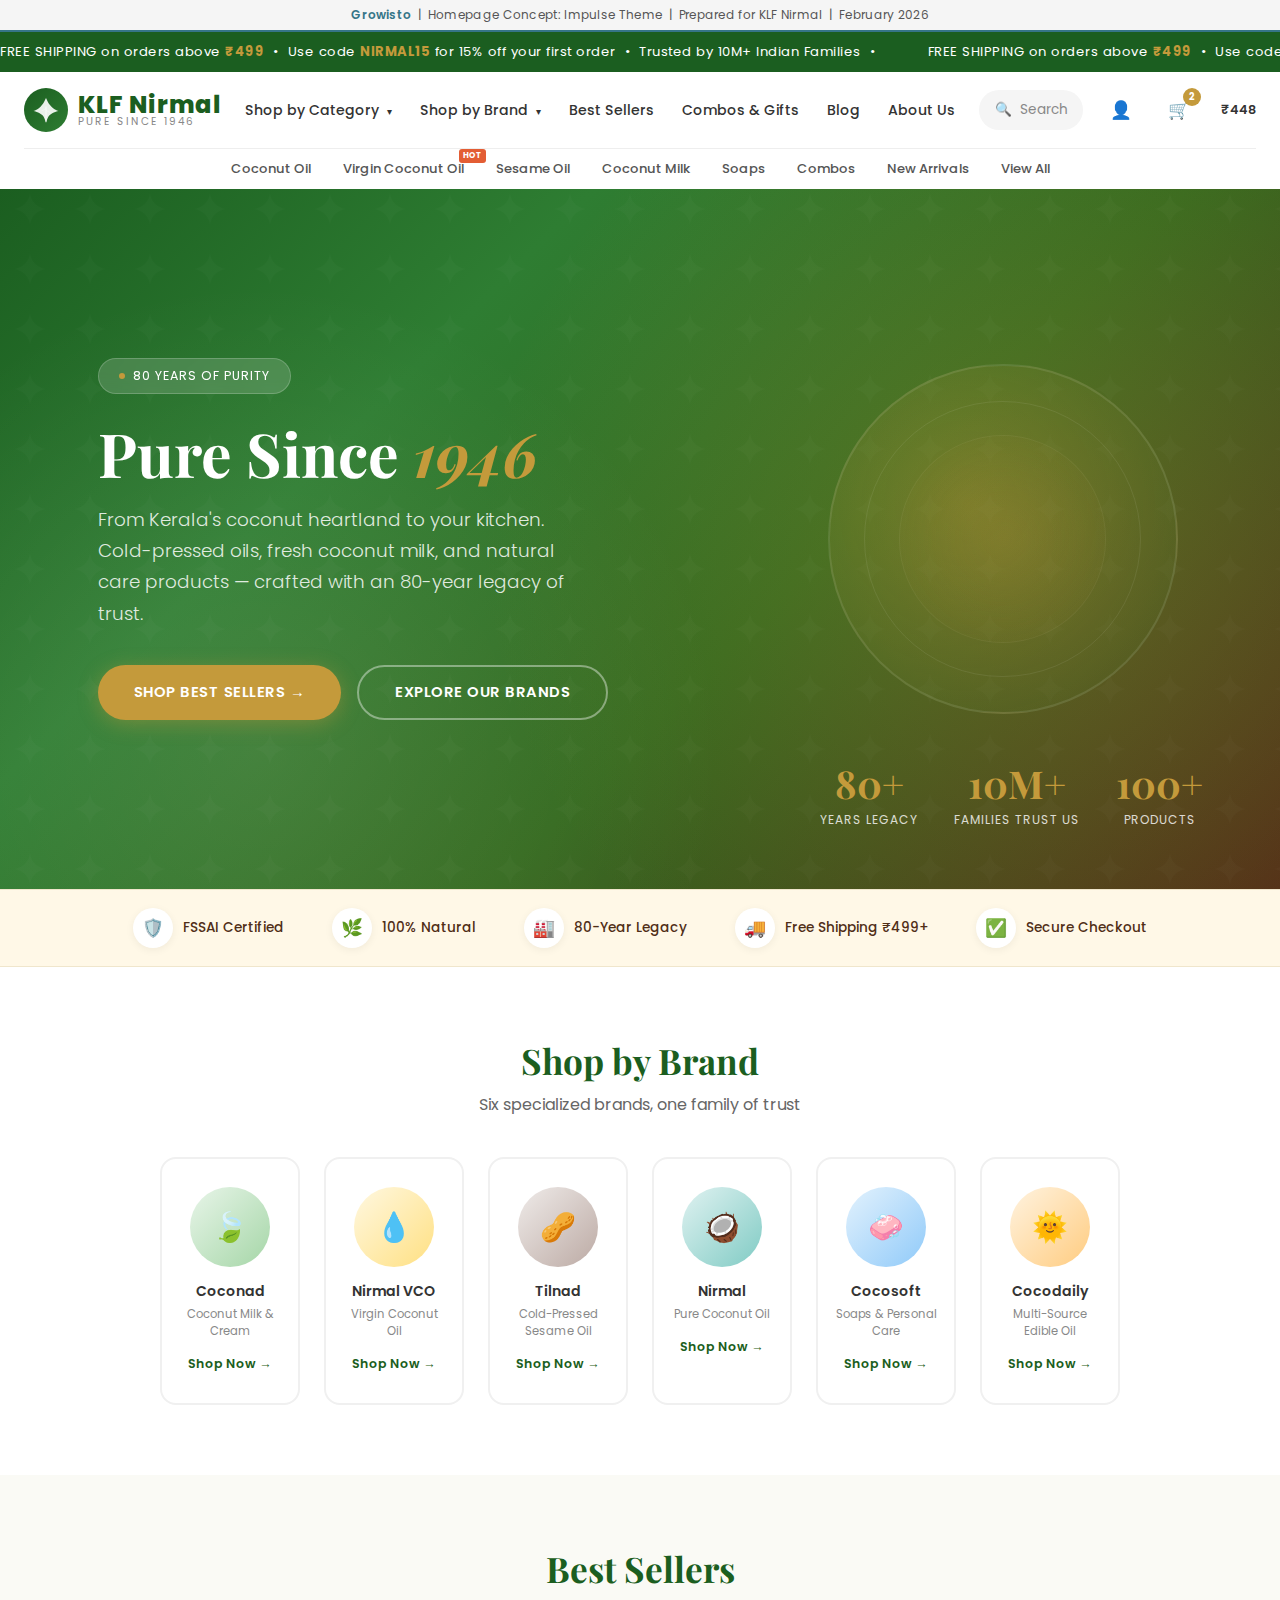
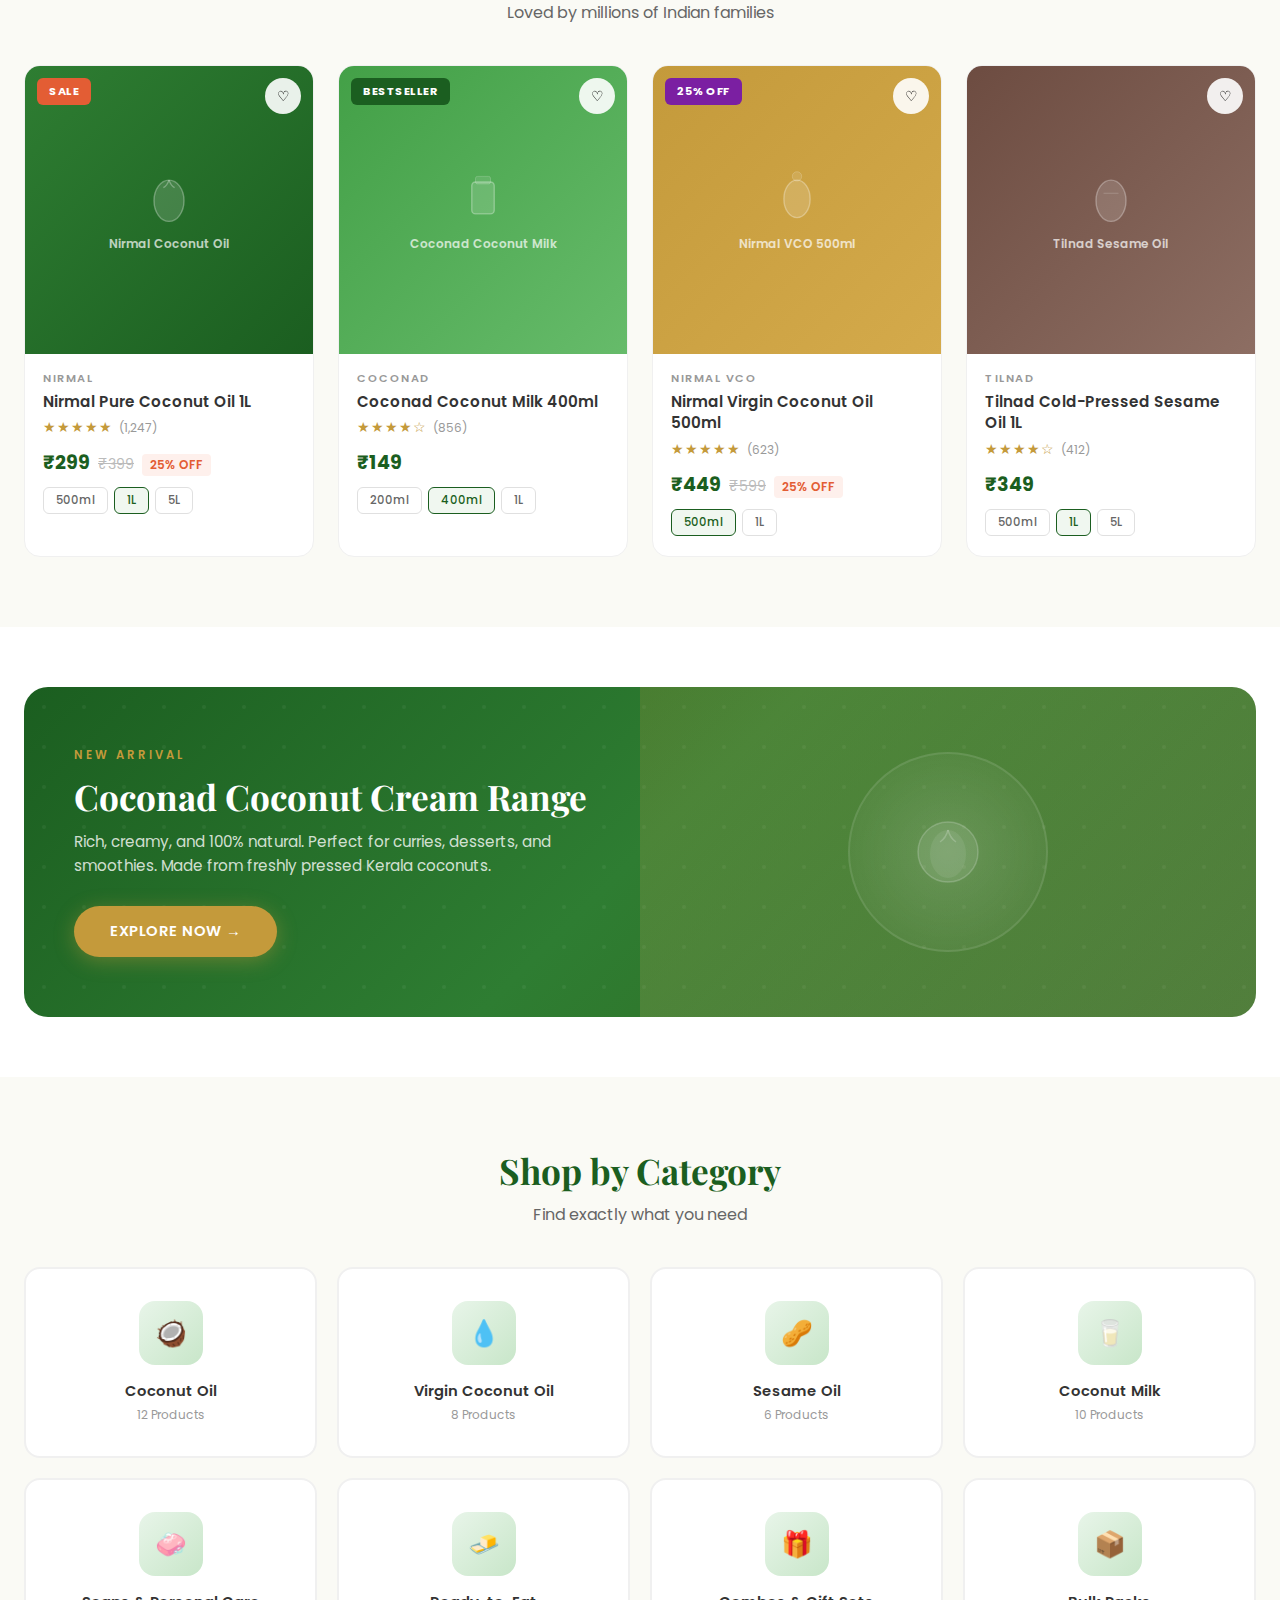
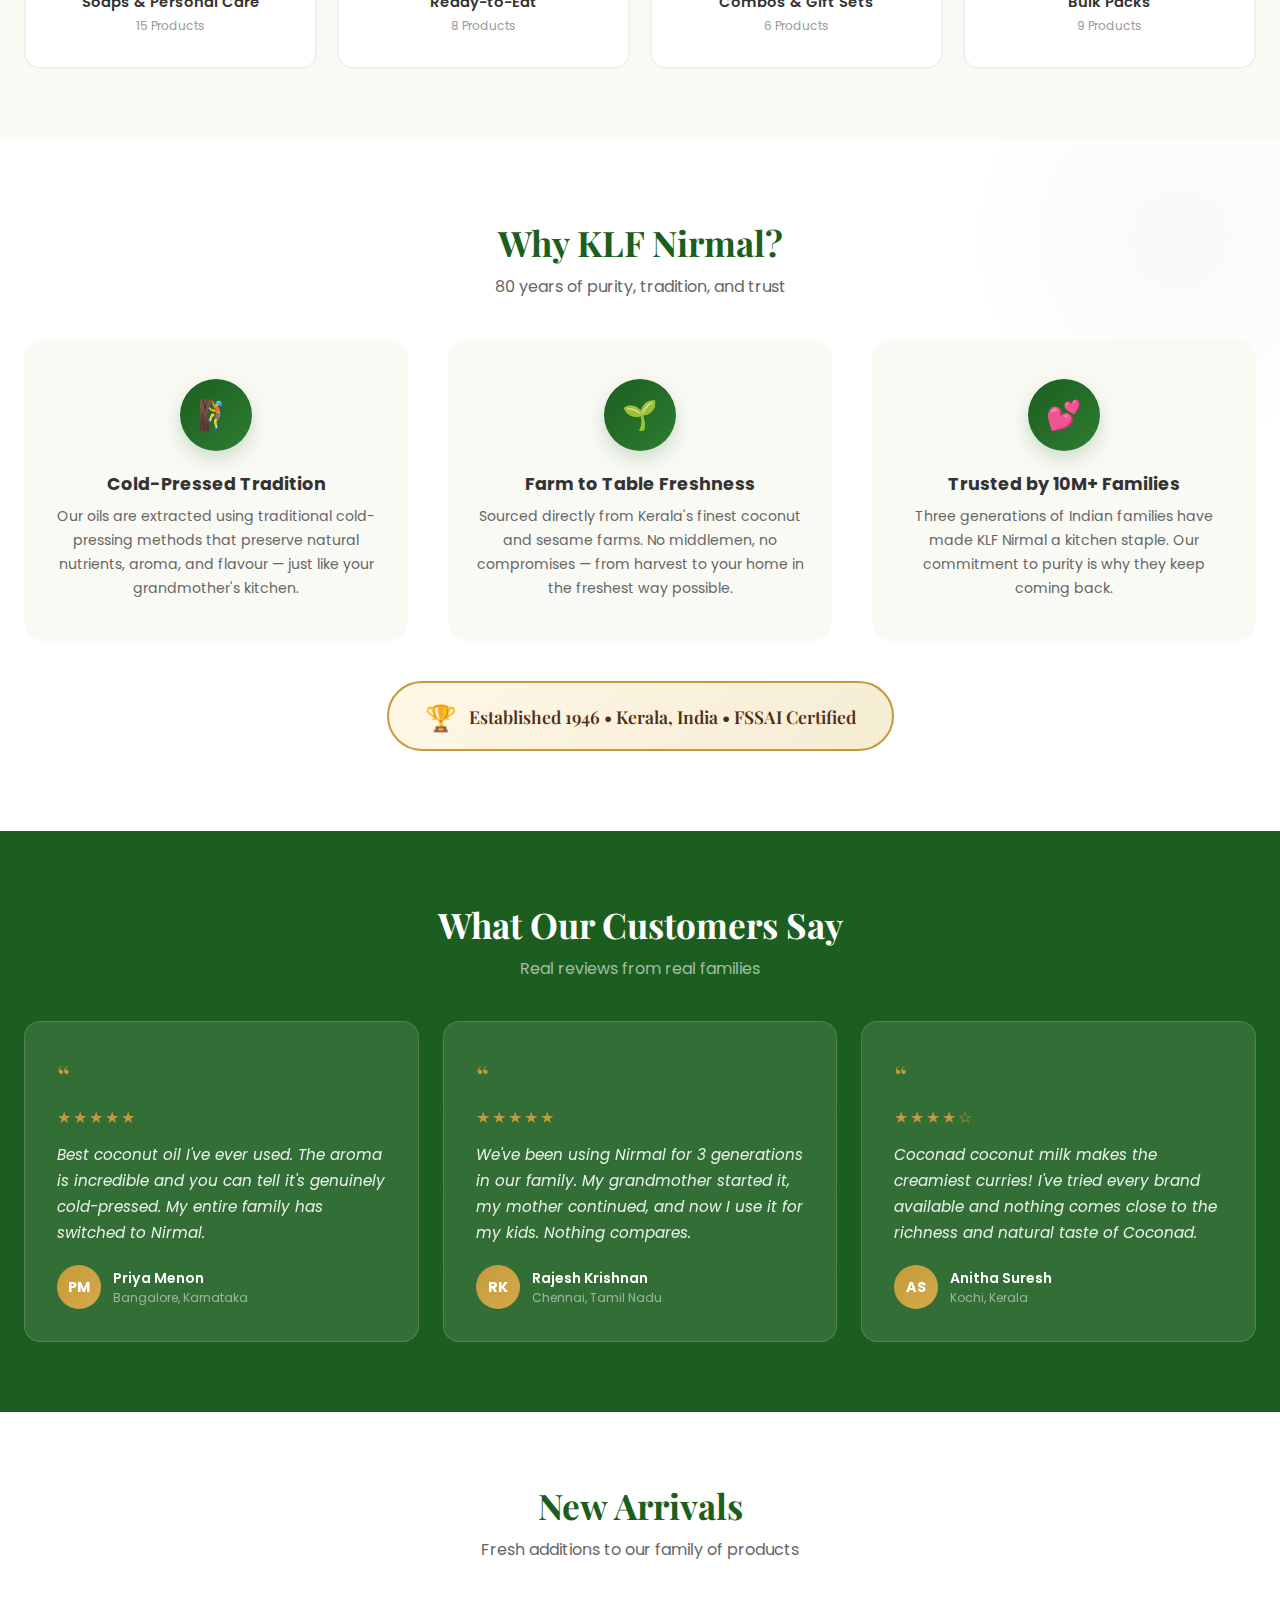
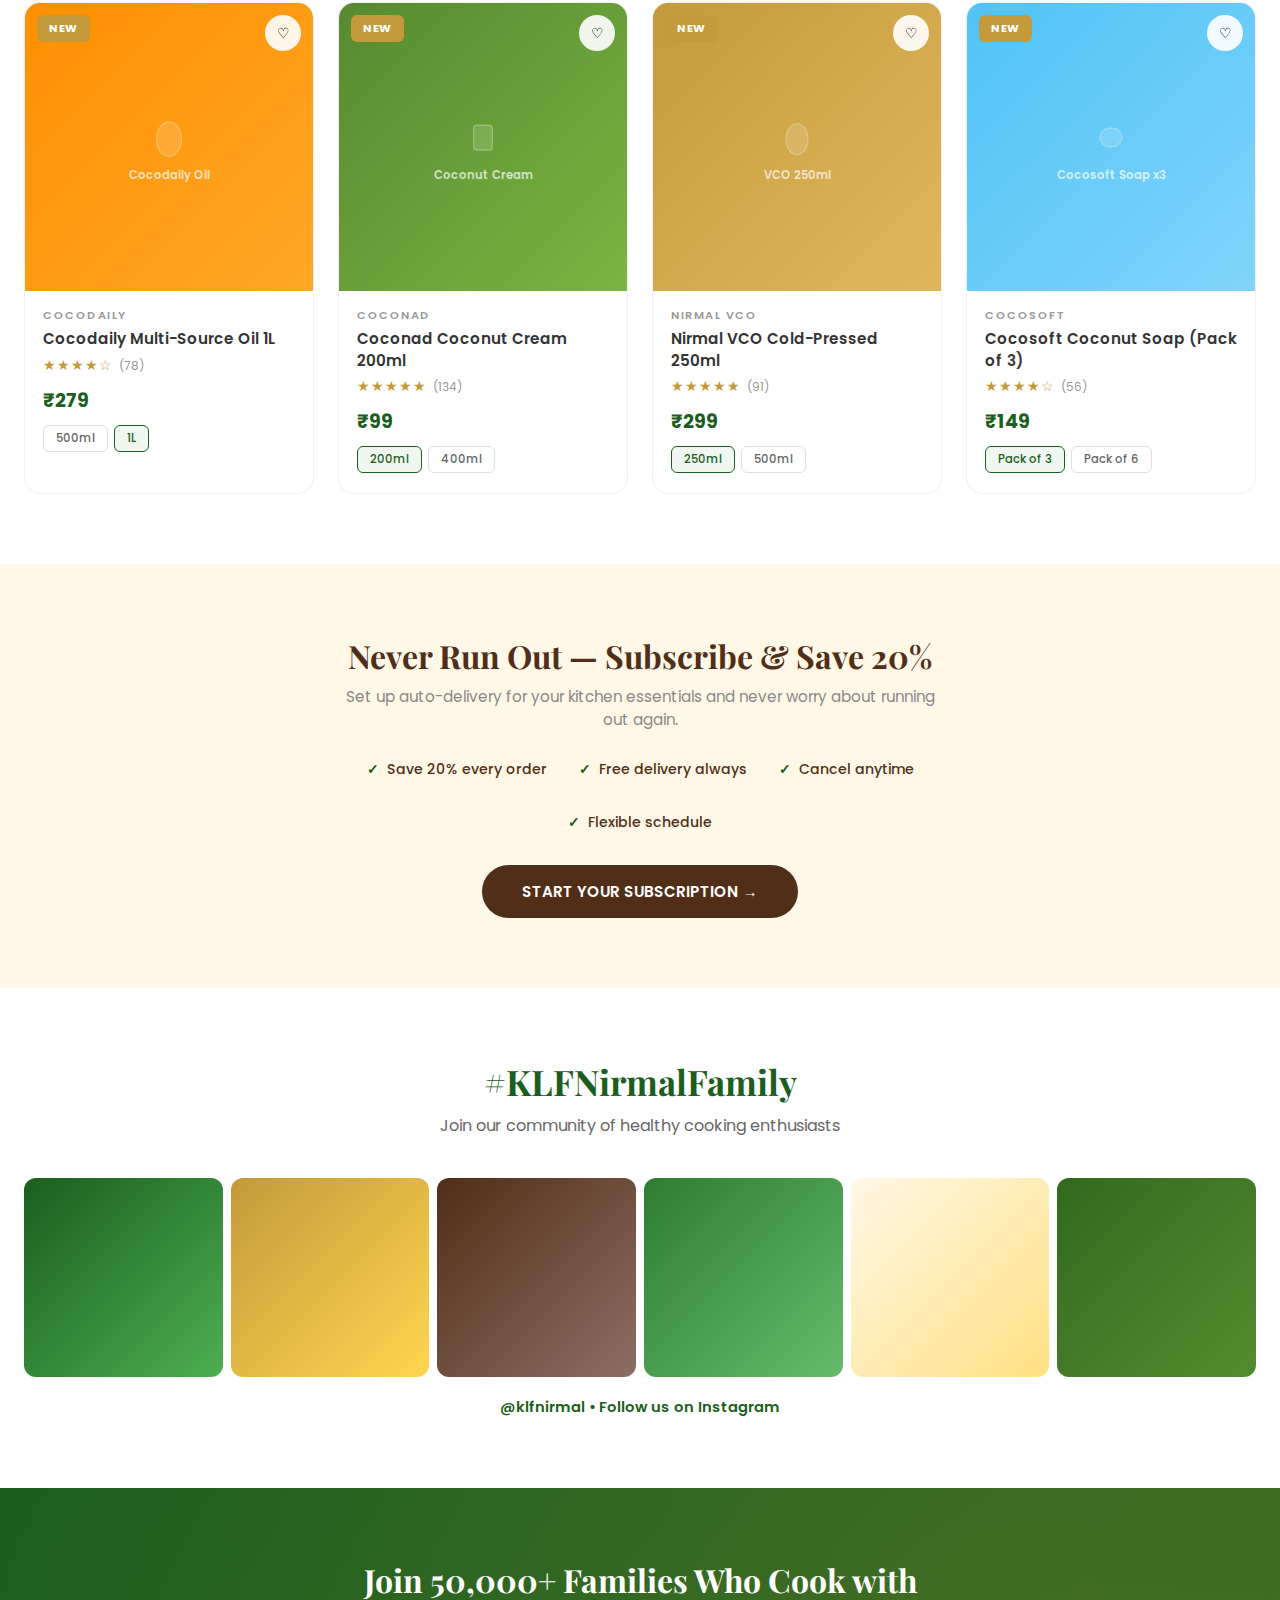
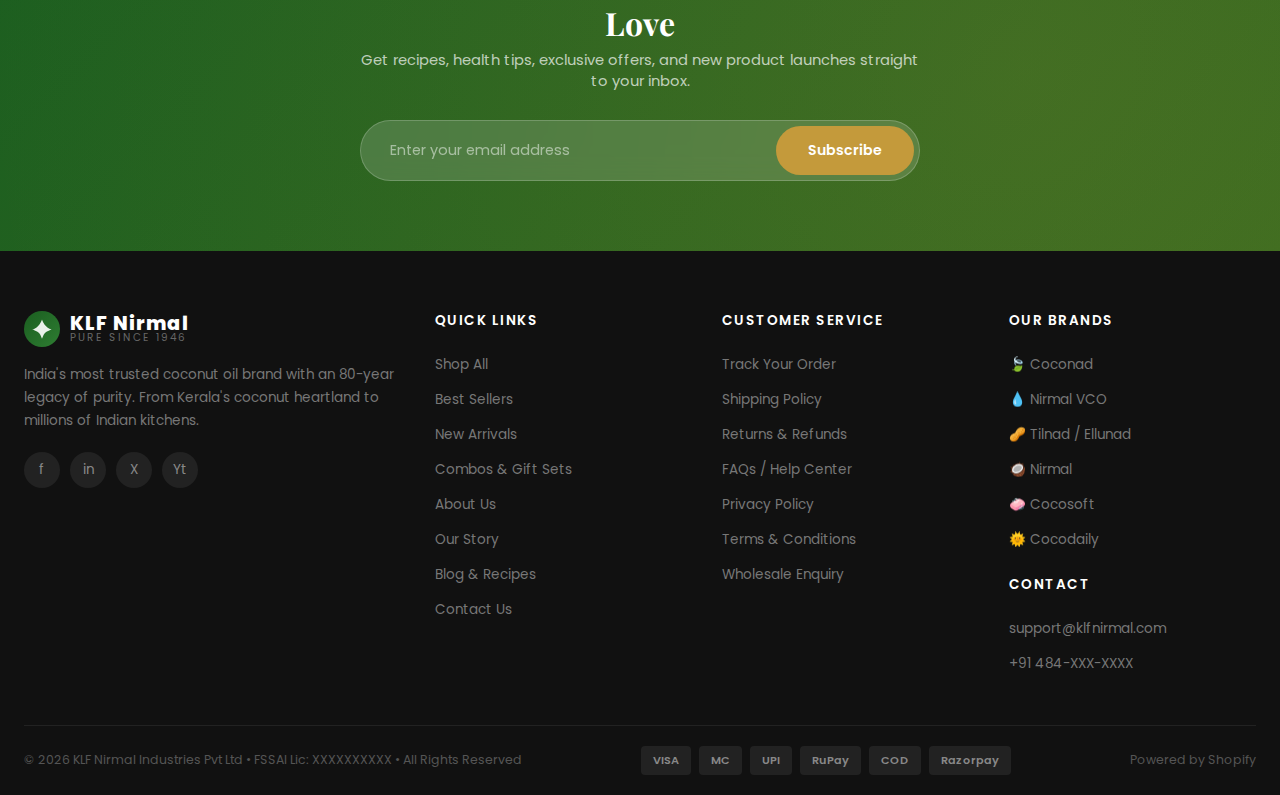
<file: mockups/impulse.html>
<!DOCTYPE html>
<html lang="en">
<head>
<meta charset="UTF-8">
<meta name="viewport" content="width=device-width, initial-scale=1.0">
<title>KLF Nirmal — Pure Since 1946 | Official Online Store</title>
<link rel="preconnect" href="https://fonts.googleapis.com">
<link href="https://fonts.googleapis.com/css2?family=Poppins:wght@300;400;500;600;700;800&family=Playfair+Display:ital,wght@0,400;0,600;0,700;1,400&display=swap" rel="stylesheet">
<style>
/* ========== RESET & BASE ========== */
*,*::before,*::after{box-sizing:border-box;margin:0;padding:0}
html{scroll-behavior:smooth;font-size:16px}
body{font-family:'Poppins',sans-serif;color:#2d2d2d;background:#fff;overflow-x:hidden;-webkit-font-smoothing:antialiased}
a{text-decoration:none;color:inherit;transition:color .3s}
ul{list-style:none}
img{max-width:100%;display:block}
button{cursor:pointer;font-family:inherit;border:none;outline:none}
input{font-family:inherit;outline:none}
.container{max-width:1340px;margin:0 auto;padding:0 24px}
.section-title{font-family:'Playfair Display',serif;font-size:2.2rem;font-weight:700;text-align:center;margin-bottom:.5rem;color:#1B5E20}
.section-subtitle{text-align:center;color:#666;font-size:1rem;margin-bottom:2.5rem;font-weight:400}

/* ========== GROWISTO BAR ========== */
.growisto-bar{background:#f5f5f5;border-bottom:2px solid #367588;padding:6px 0;text-align:center;font-size:.75rem;color:#555;letter-spacing:.3px}
.growisto-bar span{color:#367588;font-weight:600}

/* ========== ANNOUNCEMENT BAR ========== */
.announcement-bar{background:#1B5E20;color:#fff;padding:10px 0;text-align:center;font-size:.82rem;letter-spacing:.5px;position:relative;overflow:hidden}
.announcement-bar .announce-track{display:inline-flex;gap:3rem;animation:marquee 20s linear infinite;white-space:nowrap}
.announcement-bar strong{color:#C49A3B}
@keyframes marquee{0%{transform:translateX(0)}100%{transform:translateX(-50%)}}

/* ========== HEADER ========== */
.header{background:#fff;position:sticky;top:0;z-index:1000;transition:all .3s ease}
.header.scrolled{box-shadow:0 2px 20px rgba(0,0,0,.1)}
.header-top{display:flex;align-items:center;justify-content:space-between;padding:16px 0;transition:padding .3s}
.header.scrolled .header-top{padding:10px 0}

/* Logo */
.logo{display:flex;align-items:center;gap:10px;text-decoration:none}
.logo-icon{width:44px;height:44px;background:linear-gradient(135deg,#1B5E20,#2E7D32);border-radius:50%;display:flex;align-items:center;justify-content:center;color:#fff;font-size:1.4rem;transition:transform .3s}
.logo:hover .logo-icon{transform:rotate(10deg) scale(1.05)}
.logo-text{display:flex;flex-direction:column;line-height:1}
.logo-text .brand{font-size:1.5rem;font-weight:800;color:#1B5E20;letter-spacing:1px}
.logo-text .sub{font-size:.65rem;color:#888;letter-spacing:2px;text-transform:uppercase}

/* Nav */
.main-nav{display:flex;align-items:center;gap:28px}
.main-nav > li{position:relative}
.main-nav > li > a{font-size:.88rem;font-weight:500;color:#333;padding:8px 0;display:block;position:relative;transition:color .3s}
.main-nav > li > a::after{content:'';position:absolute;bottom:0;left:0;width:0;height:2px;background:#1B5E20;transition:width .3s}
.main-nav > li:hover > a{color:#1B5E20}
.main-nav > li:hover > a::after{width:100%}
.nav-arrow{font-size:.6rem;margin-left:4px;transition:transform .3s}
.main-nav > li:hover .nav-arrow{transform:rotate(180deg)}

/* Mega Menu */
.mega-menu{position:absolute;top:100%;left:50%;transform:translateX(-50%) translateY(10px);background:#fff;border-radius:12px;box-shadow:0 15px 50px rgba(0,0,0,.15);padding:28px 32px;min-width:520px;opacity:0;visibility:hidden;pointer-events:none;transition:all .3s ease;z-index:100}
.main-nav > li:hover .mega-menu{opacity:1;visibility:visible;pointer-events:auto;transform:translateX(-50%) translateY(0)}
.mega-menu-grid{display:grid;grid-template-columns:1fr 1fr;gap:8px 32px}
.mega-menu a{display:flex;align-items:center;gap:10px;padding:8px 12px;border-radius:8px;font-size:.88rem;color:#444;transition:all .2s}
.mega-menu a:hover{background:#f0f7f0;color:#1B5E20}
.mega-menu a .cat-icon{width:32px;height:32px;border-radius:8px;background:linear-gradient(135deg,#e8f5e9,#c8e6c9);display:flex;align-items:center;justify-content:center;font-size:.9rem;flex-shrink:0}
.mega-menu-title{font-size:.7rem;text-transform:uppercase;letter-spacing:2px;color:#999;font-weight:600;margin-bottom:12px;padding:0 12px}

/* Header Actions */
.header-actions{display:flex;align-items:center;gap:18px}
.header-action{width:40px;height:40px;border-radius:50%;display:flex;align-items:center;justify-content:center;background:transparent;transition:all .2s;position:relative;color:#333;font-size:1.1rem}
.header-action:hover{background:#f0f7f0;color:#1B5E20}
.search-toggle{background:#f5f5f5;border-radius:24px;width:auto;padding:8px 16px;gap:8px;font-size:.85rem;color:#888}
.search-toggle:hover{background:#e8f5e9}
.cart-count{position:absolute;top:-2px;right:-2px;background:#C49A3B;color:#fff;font-size:.6rem;width:18px;height:18px;border-radius:50%;display:flex;align-items:center;justify-content:center;font-weight:700}
.cart-amount{font-size:.8rem;font-weight:600;color:#333;margin-left:4px}

/* Secondary Nav */
.secondary-nav{border-top:1px solid #eee;display:flex;justify-content:center;gap:32px;padding:10px 0}
.secondary-nav a{font-size:.82rem;color:#555;font-weight:500;transition:color .3s;position:relative}
.secondary-nav a:hover{color:#1B5E20}
.secondary-nav a.hot::after{content:'HOT';position:absolute;top:-10px;right:-22px;background:#e35d34;color:#fff;font-size:.5rem;padding:1px 4px;border-radius:3px;font-weight:700}

/* ========== HERO BANNER ========== */
.hero{position:relative;height:85vh;max-height:700px;min-height:500px;overflow:hidden;display:flex;align-items:center}
.hero-bg{position:absolute;inset:0;background:linear-gradient(135deg,#1B5E20 0%,#2E7D32 30%,#33691E 60%,#502e17 100%);z-index:0}
.hero-bg::before{content:'';position:absolute;inset:0;background:radial-gradient(circle at 80% 50%,rgba(196,154,59,.25) 0%,transparent 50%),radial-gradient(circle at 20% 80%,rgba(255,248,231,.1) 0%,transparent 40%)}
.hero-bg::after{content:'';position:absolute;inset:0;background:url("data:image/svg+xml,%3Csvg width='60' height='60' viewBox='0 0 60 60' xmlns='http://www.w3.org/2000/svg'%3E%3Cpath d='M30 5 C28 15, 22 18, 15 20 C22 22, 28 25, 30 35 C32 25, 38 22, 45 20 C38 18, 32 15, 30 5z' fill='rgba(255,255,255,0.03)'/%3E%3C/svg%3E");opacity:.6}
.hero-content{position:relative;z-index:2;max-width:650px;padding-left:6%;animation:heroFadeIn 1s ease-out}
@keyframes heroFadeIn{from{opacity:0;transform:translateY(30px)}to{opacity:1;transform:translateY(0)}}
.hero-label{display:inline-flex;align-items:center;gap:8px;background:rgba(255,255,255,.15);backdrop-filter:blur(10px);padding:8px 20px;border-radius:30px;font-size:.78rem;color:#fff;letter-spacing:1px;text-transform:uppercase;margin-bottom:24px;border:1px solid rgba(255,255,255,.2)}
.hero-label .dot{width:6px;height:6px;background:#C49A3B;border-radius:50%;animation:pulse 2s infinite}
@keyframes pulse{0%,100%{opacity:1;transform:scale(1)}50%{opacity:.5;transform:scale(1.5)}}
.hero h1{font-family:'Playfair Display',serif;font-size:3.8rem;color:#fff;font-weight:700;line-height:1.15;margin-bottom:16px}
.hero h1 em{font-style:italic;color:#C49A3B}
.hero p{font-size:1.15rem;color:rgba(255,255,255,.85);line-height:1.7;margin-bottom:36px;max-width:500px;font-weight:300}
.hero-ctas{display:flex;gap:16px;flex-wrap:wrap}
.btn-primary{display:inline-flex;align-items:center;gap:8px;background:#C49A3B;color:#fff;padding:15px 36px;border-radius:50px;font-size:.92rem;font-weight:600;letter-spacing:.5px;transition:all .3s;box-shadow:0 4px 20px rgba(196,154,59,.4)}
.btn-primary:hover{background:#d4aa4b;transform:translateY(-2px);box-shadow:0 8px 30px rgba(196,154,59,.5)}
.btn-secondary{display:inline-flex;align-items:center;gap:8px;background:transparent;color:#fff;padding:15px 36px;border-radius:50px;font-size:.92rem;font-weight:600;letter-spacing:.5px;border:2px solid rgba(255,255,255,.4);transition:all .3s}
.btn-secondary:hover{background:rgba(255,255,255,.1);border-color:#fff}
.hero-stats{position:absolute;right:6%;bottom:60px;z-index:2;display:flex;gap:36px}
.hero-stat{text-align:center;color:#fff}
.hero-stat .num{font-family:'Playfair Display',serif;font-size:2.4rem;font-weight:700;color:#C49A3B}
.hero-stat .label{font-size:.75rem;opacity:.8;letter-spacing:1px;text-transform:uppercase;margin-top:2px}
/* Decorative coconut shape */
.hero-deco{position:absolute;right:8%;top:50%;transform:translateY(-50%);width:350px;height:350px;border-radius:50%;background:radial-gradient(circle at 40% 40%,rgba(196,154,59,.3),rgba(27,94,32,.2));border:2px solid rgba(255,255,255,.1);z-index:1;animation:float 6s ease-in-out infinite}
.hero-deco::before{content:'';position:absolute;width:80%;height:80%;top:10%;left:10%;border-radius:50%;border:1px solid rgba(255,255,255,.08)}
.hero-deco::after{content:'';position:absolute;width:60%;height:60%;top:20%;left:20%;border-radius:50%;background:radial-gradient(circle,rgba(196,154,59,.15),transparent);border:1px solid rgba(255,255,255,.05)}
@keyframes float{0%,100%{transform:translateY(-50%) rotate(0deg)}50%{transform:translateY(-53%) rotate(3deg)}}

/* ========== TRUST BAR ========== */
.trust-bar{background:#FFF8E7;border-top:1px solid #f0e6cc;border-bottom:1px solid #f0e6cc;padding:18px 0}
.trust-bar .container{display:flex;justify-content:center;gap:48px;flex-wrap:wrap}
.trust-item{display:flex;align-items:center;gap:10px;font-size:.85rem;font-weight:500;color:#502e17}
.trust-icon{width:40px;height:40px;border-radius:50%;background:#fff;display:flex;align-items:center;justify-content:center;font-size:1.1rem;box-shadow:0 2px 8px rgba(0,0,0,.06)}

/* ========== SHOP BY BRAND ========== */
.brands-section{padding:70px 0;background:#fff}
.brands-grid{display:grid;grid-template-columns:repeat(6,1fr);gap:24px;max-width:960px;margin:0 auto}
.brand-card{text-align:center;padding:28px 16px;border-radius:16px;background:#fff;border:2px solid #f0f0f0;transition:all .3s;cursor:pointer;position:relative;overflow:hidden}
.brand-card:hover{border-color:#1B5E20;transform:translateY(-5px);box-shadow:0 12px 30px rgba(27,94,32,.1)}
.brand-circle{width:80px;height:80px;border-radius:50%;margin:0 auto 14px;display:flex;align-items:center;justify-content:center;font-size:1.8rem;transition:transform .3s}
.brand-card:hover .brand-circle{transform:scale(1.1)}
.brand-card h3{font-size:.88rem;font-weight:600;color:#333;margin-bottom:4px}
.brand-card p{font-size:.72rem;color:#888;margin-bottom:10px}
.brand-link{font-size:.78rem;color:#1B5E20;font-weight:600;display:inline-flex;align-items:center;gap:4px;transition:gap .3s}
.brand-card:hover .brand-link{gap:8px}
.brand-coconad .brand-circle{background:linear-gradient(135deg,#e8f5e9,#a5d6a7)}
.brand-vco .brand-circle{background:linear-gradient(135deg,#FFF8E1,#FFE082)}
.brand-tilnad .brand-circle{background:linear-gradient(135deg,#efebe9,#bcaaa4)}
.brand-nirmal .brand-circle{background:linear-gradient(135deg,#e0f2f1,#80cbc4)}
.brand-cocosoft .brand-circle{background:linear-gradient(135deg,#e3f2fd,#90caf9)}
.brand-cocodaily .brand-circle{background:linear-gradient(135deg,#fff3e0,#ffcc80)}

/* ========== PRODUCT GRID (reusable) ========== */
.products-section{padding:70px 0}
.products-section.bg-cream{background:#FAFAF5}
.products-grid{display:grid;grid-template-columns:repeat(4,1fr);gap:24px}
.product-card{background:#fff;border-radius:16px;overflow:hidden;position:relative;transition:all .4s ease;border:1px solid #f0f0f0}
.product-card:hover{transform:translateY(-6px);box-shadow:0 20px 50px rgba(0,0,0,.1);border-color:transparent}

/* Product Image */
.product-image{position:relative;aspect-ratio:1;overflow:hidden;background:#f8f8f8}
.product-image .img-placeholder{width:100%;height:100%;display:flex;flex-direction:column;align-items:center;justify-content:center;font-size:.9rem;font-weight:600;color:#fff;text-align:center;padding:20px;transition:transform .6s ease}
.product-card:hover .img-placeholder{transform:scale(1.08)}

/* Product badge */
.product-badge{position:absolute;top:12px;left:12px;padding:5px 12px;border-radius:6px;font-size:.7rem;font-weight:700;text-transform:uppercase;letter-spacing:.5px;z-index:3}
.badge-sale{background:#e35d34;color:#fff}
.badge-best{background:#1B5E20;color:#fff}
.badge-new{background:#C49A3B;color:#fff}
.badge-off{background:#7B1FA2;color:#fff}

/* Wishlist */
.wishlist-btn{position:absolute;top:12px;right:12px;width:36px;height:36px;border-radius:50%;background:rgba(255,255,255,.9);display:flex;align-items:center;justify-content:center;z-index:3;transition:all .3s;font-size:.9rem;backdrop-filter:blur(4px)}
.wishlist-btn:hover{background:#fff;transform:scale(1.15);color:#e35d34}

/* Quick buy overlay */
.quick-buy-overlay{position:absolute;bottom:0;left:0;right:0;background:linear-gradient(transparent,rgba(0,0,0,.7));padding:16px;transform:translateY(100%);transition:transform .4s ease;z-index:3;display:flex;gap:8px}
.product-card:hover .quick-buy-overlay{transform:translateY(0)}
.quick-buy-btn{flex:1;padding:10px;border-radius:8px;font-size:.78rem;font-weight:600;text-align:center;transition:all .2s}
.quick-buy-btn.primary{background:#1B5E20;color:#fff}
.quick-buy-btn.primary:hover{background:#2E7D32}
.quick-buy-btn.secondary{background:rgba(255,255,255,.2);color:#fff;backdrop-filter:blur(4px)}
.quick-buy-btn.secondary:hover{background:rgba(255,255,255,.3)}

/* Product Info */
.product-info{padding:16px 18px 20px}
.product-brand-label{font-size:.7rem;text-transform:uppercase;letter-spacing:1.5px;color:#999;font-weight:600;margin-bottom:4px}
.product-name{font-size:.95rem;font-weight:600;color:#333;margin-bottom:6px;line-height:1.4;transition:color .3s}
.product-card:hover .product-name{color:#1B5E20}
.product-rating{display:flex;align-items:center;gap:6px;margin-bottom:10px}
.stars{color:#C49A3B;font-size:.85rem;letter-spacing:1px}
.rating-count{font-size:.75rem;color:#999}
.product-price{display:flex;align-items:baseline;gap:8px;margin-bottom:10px}
.current-price{font-size:1.2rem;font-weight:700;color:#1B5E20}
.original-price{font-size:.88rem;color:#bbb;text-decoration:line-through}
.discount-pct{font-size:.75rem;color:#e35d34;font-weight:600;background:#fef0ec;padding:2px 8px;border-radius:4px}
/* Size selector */
.size-options{display:flex;gap:6px;flex-wrap:wrap}
.size-option{padding:4px 12px;border-radius:6px;font-size:.72rem;font-weight:500;border:1.5px solid #e0e0e0;color:#666;transition:all .2s;cursor:pointer}
.size-option:hover,.size-option.active{border-color:#1B5E20;color:#1B5E20;background:#f0f7f0}

/* ========== PROMO BANNER ========== */
.promo-banner{padding:60px 0}
.promo-inner{background:linear-gradient(135deg,#1B5E20 0%,#2E7D32 50%,#33691E 100%);border-radius:24px;overflow:hidden;display:grid;grid-template-columns:1fr 1fr;min-height:320px;position:relative}
.promo-inner::before{content:'';position:absolute;inset:0;background:url("data:image/svg+xml,%3Csvg width='40' height='40' viewBox='0 0 40 40' xmlns='http://www.w3.org/2000/svg'%3E%3Ccircle cx='20' cy='20' r='2' fill='rgba(255,255,255,0.05)'/%3E%3C/svg%3E")}
.promo-text{padding:60px 50px;display:flex;flex-direction:column;justify-content:center;position:relative;z-index:1}
.promo-label{font-size:.72rem;text-transform:uppercase;letter-spacing:3px;color:#C49A3B;font-weight:600;margin-bottom:12px}
.promo-text h2{font-family:'Playfair Display',serif;font-size:2.2rem;color:#fff;margin-bottom:12px;line-height:1.2}
.promo-text p{color:rgba(255,255,255,.8);margin-bottom:28px;font-size:.95rem;line-height:1.6}
.promo-visual{background:linear-gradient(135deg,rgba(196,154,59,.2),rgba(255,248,231,.15));display:flex;align-items:center;justify-content:center;position:relative}
.promo-visual-inner{width:200px;height:200px;border-radius:50%;background:radial-gradient(circle,rgba(255,255,255,.15),transparent);border:2px solid rgba(255,255,255,.1);display:flex;align-items:center;justify-content:center;font-size:3rem}

/* ========== CATEGORIES GRID ========== */
.categories-section{padding:70px 0;background:#FAFAF5}
.categories-grid{display:grid;grid-template-columns:repeat(4,1fr);gap:20px}
.category-tile{background:#fff;border-radius:16px;padding:32px 20px;text-align:center;border:2px solid #f0f0f0;transition:all .3s;cursor:pointer;position:relative;overflow:hidden}
.category-tile::before{content:'';position:absolute;inset:0;background:linear-gradient(135deg,#e8f5e9,#fff);opacity:0;transition:opacity .3s}
.category-tile:hover{border-color:#1B5E20;transform:translateY(-4px);box-shadow:0 12px 30px rgba(27,94,32,.08)}
.category-tile:hover::before{opacity:1}
.category-tile > *{position:relative;z-index:1}
.cat-tile-icon{width:64px;height:64px;border-radius:16px;margin:0 auto 16px;display:flex;align-items:center;justify-content:center;font-size:1.6rem;background:linear-gradient(135deg,#e8f5e9,#c8e6c9);transition:transform .3s}
.category-tile:hover .cat-tile-icon{transform:scale(1.1) rotate(-3deg)}
.category-tile h3{font-size:.92rem;font-weight:600;color:#333;margin-bottom:4px}
.category-tile p{font-size:.75rem;color:#999}

/* ========== WHY KLF SECTION ========== */
.why-section{padding:80px 0;background:#fff;position:relative;overflow:hidden}
.why-section::before{content:'';position:absolute;top:-100px;right:-100px;width:400px;height:400px;border-radius:50%;background:radial-gradient(circle,rgba(27,94,32,.03),transparent);pointer-events:none}
.why-grid{display:grid;grid-template-columns:repeat(3,1fr);gap:40px;margin-top:10px}
.why-card{text-align:center;padding:40px 28px;border-radius:20px;background:#FAFAF5;transition:all .3s;position:relative}
.why-card:hover{background:#f0f7f0;transform:translateY(-4px)}
.why-icon{width:72px;height:72px;border-radius:50%;margin:0 auto 20px;display:flex;align-items:center;justify-content:center;font-size:1.8rem;background:linear-gradient(135deg,#1B5E20,#2E7D32);color:#fff;box-shadow:0 8px 20px rgba(27,94,32,.2)}
.why-card h3{font-size:1.1rem;font-weight:700;color:#333;margin-bottom:8px}
.why-card p{font-size:.88rem;color:#666;line-height:1.7}
.heritage-badge{text-align:center;margin-top:40px}
.heritage-badge .badge{display:inline-flex;align-items:center;gap:12px;background:linear-gradient(135deg,#FFF8E7,#f5ecd3);padding:16px 36px;border-radius:50px;border:2px solid #C49A3B}
.heritage-badge .badge span{font-family:'Playfair Display',serif;font-size:1.1rem;color:#502e17;font-weight:600}

/* ========== REVIEWS ========== */
.reviews-section{padding:70px 0;background:#1B5E20;position:relative;overflow:hidden}
.reviews-section::before{content:'';position:absolute;inset:0;background:url("data:image/svg+xml,%3Csvg width='80' height='80' viewBox='0 0 80 80' xmlns='http://www.w3.org/2000/svg'%3E%3Ccircle cx='40' cy='40' r='1.5' fill='rgba(255,255,255,0.04)'/%3E%3C/svg%3E")}
.reviews-section .section-title{color:#fff}
.reviews-section .section-subtitle{color:rgba(255,255,255,.6)}
.reviews-grid{display:grid;grid-template-columns:repeat(3,1fr);gap:24px;position:relative;z-index:1}
.review-card{background:rgba(255,255,255,.1);backdrop-filter:blur(10px);border:1px solid rgba(255,255,255,.15);border-radius:16px;padding:32px;transition:all .3s}
.review-card:hover{background:rgba(255,255,255,.15);transform:translateY(-4px)}
.review-quote{font-size:2rem;color:#C49A3B;margin-bottom:8px;font-family:'Playfair Display',serif}
.review-text{color:rgba(255,255,255,.9);font-size:.95rem;line-height:1.7;margin-bottom:20px;font-style:italic}
.review-stars{color:#C49A3B;margin-bottom:12px;letter-spacing:2px}
.review-author{display:flex;align-items:center;gap:12px}
.review-avatar{width:44px;height:44px;border-radius:50%;background:linear-gradient(135deg,#C49A3B,#d4aa4b);display:flex;align-items:center;justify-content:center;color:#fff;font-weight:700;font-size:.9rem}
.review-name{font-weight:600;color:#fff;font-size:.88rem}
.review-location{font-size:.75rem;color:rgba(255,255,255,.5)}

/* ========== SUBSCRIPTION CTA ========== */
.subscribe-cta{padding:70px 0;background:#FFF8E7}
.subscribe-inner{text-align:center;max-width:600px;margin:0 auto}
.subscribe-inner h2{font-family:'Playfair Display',serif;font-size:2rem;color:#502e17;margin-bottom:8px}
.subscribe-inner p{color:#888;margin-bottom:28px;font-size:.95rem}
.subscribe-features{display:flex;justify-content:center;gap:32px;margin-bottom:32px;flex-wrap:wrap}
.sub-feature{display:flex;align-items:center;gap:8px;font-size:.88rem;color:#502e17;font-weight:500}
.sub-feature .check{color:#1B5E20;font-weight:700}
.subscribe-btn{background:#502e17;color:#fff;padding:15px 40px;border-radius:50px;font-size:.95rem;font-weight:600;transition:all .3s}
.subscribe-btn:hover{background:#6d3f20;transform:translateY(-2px)}

/* ========== INSTAGRAM FEED ========== */
.instagram-section{padding:70px 0;background:#fff}
.insta-grid{display:grid;grid-template-columns:repeat(6,1fr);gap:8px;margin-top:10px}
.insta-item{aspect-ratio:1;border-radius:12px;overflow:hidden;cursor:pointer;position:relative;transition:transform .3s}
.insta-item:hover{transform:scale(1.03)}
.insta-item::after{content:'';position:absolute;inset:0;background:rgba(27,94,32,.4);opacity:0;transition:opacity .3s;display:flex;align-items:center;justify-content:center}
.insta-item:hover::after{opacity:1}
.insta-handle{text-align:center;margin-top:20px;font-size:.92rem;color:#1B5E20;font-weight:600}

/* ========== NEWSLETTER ========== */
.newsletter-section{padding:70px 0;background:linear-gradient(135deg,#1B5E20,#33691E);position:relative;overflow:hidden}
.newsletter-section::before{content:'';position:absolute;inset:0;background:radial-gradient(circle at 80% 50%,rgba(196,154,59,.15),transparent)}
.newsletter-inner{text-align:center;max-width:560px;margin:0 auto;position:relative;z-index:1}
.newsletter-inner h2{font-family:'Playfair Display',serif;font-size:2rem;color:#fff;margin-bottom:6px}
.newsletter-inner p{color:rgba(255,255,255,.7);margin-bottom:28px;font-size:.92rem}
.newsletter-form{display:flex;gap:0;background:rgba(255,255,255,.15);border-radius:50px;padding:5px;backdrop-filter:blur(10px);border:1px solid rgba(255,255,255,.2)}
.newsletter-form input{flex:1;background:transparent;border:none;padding:14px 24px;color:#fff;font-size:.9rem}
.newsletter-form input::placeholder{color:rgba(255,255,255,.5)}
.newsletter-form button{background:#C49A3B;color:#fff;padding:14px 32px;border-radius:50px;font-weight:600;font-size:.88rem;transition:all .3s;white-space:nowrap}
.newsletter-form button:hover{background:#d4aa4b}

/* ========== FOOTER ========== */
.footer{background:#111;color:#999;padding:60px 0 0}
.footer-grid{display:grid;grid-template-columns:1.5fr 1fr 1fr 1fr;gap:40px;padding-bottom:40px;border-bottom:1px solid #222}
.footer-brand .logo-text .brand{color:#fff}
.footer-brand .logo-text .sub{color:#666}
.footer-desc{font-size:.85rem;line-height:1.7;margin:16px 0 20px;color:#777}
.footer-social{display:flex;gap:10px}
.footer-social a{width:36px;height:36px;border-radius:50%;background:#222;display:flex;align-items:center;justify-content:center;transition:all .3s;font-size:.85rem;color:#888}
.footer-social a:hover{background:#1B5E20;color:#fff}
.footer-col h4{font-size:.85rem;font-weight:600;color:#fff;text-transform:uppercase;letter-spacing:1.5px;margin-bottom:20px}
.footer-col ul li{margin-bottom:10px}
.footer-col a{font-size:.85rem;color:#777;transition:all .3s;display:inline-flex;align-items:center;gap:6px}
.footer-col a:hover{color:#C49A3B;padding-left:4px}
.footer-bottom{padding:20px 0;display:flex;justify-content:space-between;align-items:center;flex-wrap:wrap;gap:16px;font-size:.78rem;color:#555}
.payment-icons{display:flex;gap:8px}
.payment-icon{background:#222;padding:6px 12px;border-radius:4px;font-size:.7rem;color:#888;font-weight:600}

/* ========== BACK TO TOP ========== */
.back-to-top{position:fixed;bottom:30px;right:30px;width:48px;height:48px;border-radius:50%;background:#1B5E20;color:#fff;display:flex;align-items:center;justify-content:center;font-size:1.1rem;cursor:pointer;opacity:0;transform:translateY(20px);transition:all .3s;z-index:999;box-shadow:0 4px 15px rgba(27,94,32,.3)}
.back-to-top.visible{opacity:1;transform:translateY(0)}
.back-to-top:hover{background:#2E7D32;transform:translateY(-3px)}

/* ========== CART DRAWER ========== */
.cart-overlay{position:fixed;inset:0;background:rgba(0,0,0,.5);z-index:2000;opacity:0;visibility:hidden;transition:all .3s}
.cart-overlay.open{opacity:1;visibility:visible}
.cart-drawer{position:fixed;top:0;right:0;width:420px;max-width:90vw;height:100vh;background:#fff;z-index:2001;transform:translateX(100%);transition:transform .4s cubic-bezier(.16,1,.3,1),visibility 0s .4s;display:flex;flex-direction:column;visibility:hidden}
.cart-drawer.open{transform:translateX(0);visibility:visible;transition:transform .4s cubic-bezier(.16,1,.3,1),visibility 0s}
.cart-header{display:flex;justify-content:space-between;align-items:center;padding:20px 24px;border-bottom:1px solid #eee}
.cart-header h3{font-size:1.1rem;font-weight:700;display:flex;align-items:center;gap:8px}
.cart-header .count-badge{background:#1B5E20;color:#fff;font-size:.7rem;padding:2px 8px;border-radius:10px}
.cart-close{width:36px;height:36px;border-radius:50%;background:#f5f5f5;display:flex;align-items:center;justify-content:center;transition:all .2s;font-size:1rem}
.cart-close:hover{background:#eee}
.cart-body{flex:1;overflow-y:auto;padding:24px}
.cart-empty{text-align:center;padding:60px 20px;color:#999}
.cart-empty .empty-icon{font-size:3rem;margin-bottom:16px;opacity:.3}
.cart-empty p{font-size:.92rem;margin-bottom:20px}
.cart-item{display:flex;gap:16px;padding:16px 0;border-bottom:1px solid #f0f0f0}
.cart-item-img{width:80px;height:80px;border-radius:10px;flex-shrink:0;display:flex;align-items:center;justify-content:center;font-size:.7rem;color:#fff;text-align:center;padding:8px}
.cart-item-details{flex:1}
.cart-item-name{font-size:.88rem;font-weight:600;margin-bottom:4px}
.cart-item-variant{font-size:.75rem;color:#999;margin-bottom:8px}
.cart-item-qty{display:flex;align-items:center;gap:0;border:1px solid #e0e0e0;border-radius:8px;display:inline-flex}
.qty-btn{width:30px;height:30px;display:flex;align-items:center;justify-content:center;font-size:.9rem;color:#666;transition:all .2s;background:none}
.qty-btn:hover{background:#f5f5f5;color:#1B5E20}
.qty-val{width:30px;text-align:center;font-size:.85rem;font-weight:600}
.cart-item-price{font-weight:700;color:#1B5E20;font-size:.95rem;text-align:right}
.cart-item-remove{font-size:.75rem;color:#999;cursor:pointer;text-align:right;margin-top:4px;transition:color .2s}
.cart-item-remove:hover{color:#e35d34}
.cart-footer{padding:20px 24px;border-top:1px solid #eee;background:#FAFAF5}
.free-ship-bar{margin-bottom:16px}
.free-ship-text{font-size:.78rem;color:#666;margin-bottom:6px;display:flex;justify-content:space-between}
.free-ship-track{height:4px;background:#e0e0e0;border-radius:4px;overflow:hidden}
.free-ship-fill{height:100%;background:linear-gradient(90deg,#1B5E20,#C49A3B);border-radius:4px;width:65%;transition:width .5s}
.cart-total{display:flex;justify-content:space-between;align-items:center;margin-bottom:16px;font-size:1rem;font-weight:700}
.checkout-btn{width:100%;padding:15px;border-radius:12px;background:#1B5E20;color:#fff;font-size:.95rem;font-weight:600;transition:all .3s;text-align:center}
.checkout-btn:hover{background:#2E7D32}
.cart-continue{display:block;text-align:center;margin-top:10px;font-size:.82rem;color:#1B5E20;font-weight:500;cursor:pointer}

/* ========== SEARCH OVERLAY ========== */
.search-overlay{position:fixed;inset:0;background:rgba(0,0,0,.7);z-index:2000;opacity:0;visibility:hidden;transition:all .3s;display:flex;align-items:flex-start;justify-content:center;padding-top:120px;backdrop-filter:blur(4px)}
.search-overlay.open{opacity:1;visibility:visible}
.search-box{background:#fff;border-radius:16px;width:640px;max-width:90vw;padding:0;overflow:hidden;transform:translateY(-20px);transition:transform .3s}
.search-overlay.open .search-box{transform:translateY(0)}
.search-input-wrap{display:flex;align-items:center;padding:0 24px;border-bottom:1px solid #eee}
.search-input-wrap .search-icon{font-size:1.1rem;color:#999;margin-right:12px}
.search-input-wrap input{flex:1;padding:20px 0;border:none;font-size:1.1rem;background:none}
.search-input-wrap .search-close-btn{width:32px;height:32px;border-radius:50%;background:#f5f5f5;display:flex;align-items:center;justify-content:center;cursor:pointer;font-size:.9rem;transition:all .2s}
.search-input-wrap .search-close-btn:hover{background:#eee}
.search-suggestions{padding:20px 24px}
.search-suggestions h4{font-size:.75rem;text-transform:uppercase;letter-spacing:1.5px;color:#999;font-weight:600;margin-bottom:12px}
.search-suggestions .tags{display:flex;flex-wrap:wrap;gap:8px}
.search-suggestions .tag{padding:8px 16px;border-radius:20px;background:#f5f5f5;font-size:.82rem;color:#555;cursor:pointer;transition:all .2s}
.search-suggestions .tag:hover{background:#e8f5e9;color:#1B5E20}

/* ========== SCROLL REVEAL ========== */
.reveal{opacity:1;transform:translateY(0)}

/* ========== MOBILE RESPONSIVE ========== */
.mobile-menu-btn{display:none;width:40px;height:40px;border-radius:8px;align-items:center;justify-content:center;background:none;border:none;flex-direction:column;gap:5px;cursor:pointer}
.mobile-menu-btn span{display:block;width:22px;height:2px;background:#333;border-radius:2px;transition:all .3s}
.mobile-nav-overlay{display:none}
.mobile-nav{display:none}

@media(max-width:1024px){
.products-grid{grid-template-columns:repeat(2,1fr)}
.categories-grid{grid-template-columns:repeat(2,1fr)}
.brands-grid{grid-template-columns:repeat(3,1fr)}
.hero h1{font-size:2.8rem}
.hero-deco{width:250px;height:250px;right:4%}
.hero-stats{display:none}
.reviews-grid{grid-template-columns:1fr}
.promo-inner{grid-template-columns:1fr}
.promo-visual{min-height:200px}
.footer-grid{grid-template-columns:repeat(2,1fr)}
}

@media(max-width:768px){
.main-nav,.secondary-nav{display:none}
.mobile-menu-btn{display:flex}
.hero{min-height:auto;height:auto;padding:60px 0}
.hero-content{padding-left:0;max-width:100%}
.hero h1{font-size:2.2rem}
.hero p{font-size:.95rem}
.hero-deco{display:none}
.hero-ctas{flex-direction:column}
.hero-ctas a,.hero-ctas button{width:100%;justify-content:center}
.products-grid{grid-template-columns:repeat(2,1fr);gap:12px}
.brands-grid{grid-template-columns:repeat(3,1fr);gap:12px}
.categories-grid{grid-template-columns:repeat(2,1fr);gap:12px}
.why-grid{grid-template-columns:1fr;gap:20px}
.insta-grid{grid-template-columns:repeat(3,1fr)}
.trust-bar .container{gap:20px}
.trust-item{font-size:.75rem}
.trust-icon{width:32px;height:32px;font-size:.9rem}
.section-title{font-size:1.6rem}
.footer-grid{grid-template-columns:1fr}
.footer-bottom{flex-direction:column;text-align:center}
.mega-menu{min-width:calc(100vw - 48px)}
.subscribe-features{flex-direction:column;align-items:center;gap:12px}
.newsletter-form{flex-direction:column;border-radius:16px;padding:8px}
.newsletter-form input{text-align:center}
.newsletter-form button{border-radius:12px}
.container{padding:0 16px}
.product-info{padding:12px 14px 16px}
.product-name{font-size:.85rem}
.current-price{font-size:1rem}
.brand-card{padding:20px 12px}
.brand-circle{width:60px;height:60px;font-size:1.4rem}

/* Mobile menu overlay */
.mobile-nav-overlay{display:block;position:fixed;inset:0;background:rgba(0,0,0,.5);z-index:1500;opacity:0;visibility:hidden;transition:all .3s}
.mobile-nav-overlay.open{opacity:1;visibility:visible}
.mobile-nav{display:block;position:fixed;top:0;left:0;width:300px;max-width:85vw;height:100vh;background:#fff;z-index:1501;transform:translateX(-100%);transition:transform .4s cubic-bezier(.16,1,.3,1);overflow-y:auto;padding:24px}
.mobile-nav.open{transform:translateX(0)}
.mobile-nav-close{width:36px;height:36px;border-radius:50%;background:#f5f5f5;display:flex;align-items:center;justify-content:center;margin-bottom:24px;font-size:1rem;cursor:pointer}
.mobile-nav ul li{border-bottom:1px solid #f0f0f0}
.mobile-nav ul li a{display:block;padding:14px 0;font-size:.95rem;font-weight:500;color:#333}
}

@media(max-width:480px){
.products-grid{grid-template-columns:repeat(2,1fr);gap:10px}
.brands-grid{grid-template-columns:repeat(2,1fr)}
.categories-grid{grid-template-columns:repeat(2,1fr)}
.hero h1{font-size:1.8rem}
.btn-primary,.btn-secondary{padding:13px 28px;font-size:.85rem}
}
</style>
</head>
<body>

<!-- ========== GROWISTO BAR ========== -->
<div class="growisto-bar">
  <span>Growisto</span> &nbsp;|&nbsp; Homepage Concept: Impulse Theme &nbsp;|&nbsp; Prepared for KLF Nirmal &nbsp;|&nbsp; February 2026
</div>

<!-- ========== ANNOUNCEMENT BAR ========== -->
<div class="announcement-bar">
  <div class="announce-track">
    <span>FREE SHIPPING on orders above <strong>&#8377;499</strong> &nbsp;&bull;&nbsp; Use code <strong>NIRMAL15</strong> for 15% off your first order &nbsp;&bull;&nbsp; Trusted by 10M+ Indian Families &nbsp;&bull;&nbsp;</span>
    <span>FREE SHIPPING on orders above <strong>&#8377;499</strong> &nbsp;&bull;&nbsp; Use code <strong>NIRMAL15</strong> for 15% off your first order &nbsp;&bull;&nbsp; Trusted by 10M+ Indian Families &nbsp;&bull;&nbsp;</span>
  </div>
</div>

<!-- ========== HEADER ========== -->
<header class="header" id="header">
<div class="container">
  <div class="header-top">
    <!-- Logo -->
    <a href="#" class="logo">
      <div class="logo-icon">
        <svg width="28" height="28" viewBox="0 0 32 32" fill="none">
          <path d="M16 2 C16 2 14 8 10 12 C6 16 2 17 2 17 C2 17 8 18 12 22 C14 24 15 28 16 30 C17 28 18 24 20 22 C24 18 30 17 30 17 C30 17 26 16 22 12 C18 8 16 2 16 2z" fill="white" opacity="0.9"/>
          <line x1="16" y1="12" x2="16" y2="30" stroke="white" stroke-width="1.5" opacity="0.6"/>
          <path d="M16 14 C14 16 11 17 11 17" stroke="white" stroke-width="1" opacity="0.4" fill="none"/>
          <path d="M16 16 C18 18 21 19 21 19" stroke="white" stroke-width="1" opacity="0.4" fill="none"/>
        </svg>
      </div>
      <div class="logo-text">
        <span class="brand">KLF Nirmal</span>
        <span class="sub">Pure Since 1946</span>
      </div>
    </a>

    <!-- Navigation -->
    <nav>
      <ul class="main-nav">
        <li>
          <a href="#">Shop by Category <span class="nav-arrow">&#9662;</span></a>
          <div class="mega-menu">
            <div class="mega-menu-title">Categories</div>
            <div class="mega-menu-grid">
              <a href="#"><span class="cat-icon">&#129381;</span>Coconut Oil</a>
              <a href="#"><span class="cat-icon">&#128167;</span>Virgin Coconut Oil</a>
              <a href="#"><span class="cat-icon">&#129372;</span>Sesame Oil</a>
              <a href="#"><span class="cat-icon">&#129371;</span>Coconut Milk</a>
              <a href="#"><span class="cat-icon">&#129526;</span>Coconut Cream</a>
              <a href="#"><span class="cat-icon">&#129480;</span>Ready-to-Eat</a>
              <a href="#"><span class="cat-icon">&#129532;</span>Soaps &amp; Care</a>
              <a href="#"><span class="cat-icon">&#127873;</span>Gift Sets</a>
              <a href="#"><span class="cat-icon">&#127807;</span>Organic Range</a>
              <a href="#"><span class="cat-icon">&#128230;</span>Bulk Packs</a>
              <a href="#"><span class="cat-icon">&#129386;</span>Health Supplements</a>
              <a href="#"><span class="cat-icon">&#10024;</span>New Arrivals</a>
            </div>
          </div>
        </li>
        <li>
          <a href="#">Shop by Brand <span class="nav-arrow">&#9662;</span></a>
          <div class="mega-menu" style="min-width:400px">
            <div class="mega-menu-title">Our Brands</div>
            <div class="mega-menu-grid">
              <a href="#"><span class="cat-icon" style="background:linear-gradient(135deg,#e8f5e9,#a5d6a7)">&#127811;</span>Coconad</a>
              <a href="#"><span class="cat-icon" style="background:linear-gradient(135deg,#FFF8E1,#FFE082)">&#128167;</span>Nirmal VCO</a>
              <a href="#"><span class="cat-icon" style="background:linear-gradient(135deg,#efebe9,#bcaaa4)">&#129372;</span>Tilnad / Ellunad</a>
              <a href="#"><span class="cat-icon" style="background:linear-gradient(135deg,#e0f2f1,#80cbc4)">&#129381;</span>Nirmal</a>
              <a href="#"><span class="cat-icon" style="background:linear-gradient(135deg,#e3f2fd,#90caf9)">&#129532;</span>Cocosoft</a>
              <a href="#"><span class="cat-icon" style="background:linear-gradient(135deg,#fff3e0,#ffcc80)">&#127774;</span>Cocodaily</a>
            </div>
          </div>
        </li>
        <li><a href="#">Best Sellers</a></li>
        <li><a href="#">Combos &amp; Gifts</a></li>
        <li><a href="#">Blog</a></li>
        <li><a href="#">About Us</a></li>
      </ul>
    </nav>

    <!-- Header Actions -->
    <div class="header-actions">
      <button class="header-action search-toggle" onclick="toggleSearch()" aria-label="Search">
        <span>&#128269;</span>
        <span>Search</span>
      </button>
      <button class="header-action" aria-label="Account">
        <span>&#128100;</span>
      </button>
      <button class="header-action" onclick="toggleCart()" aria-label="Cart">
        <span>&#128722;</span>
        <span class="cart-count">2</span>
      </button>
      <span class="cart-amount">&#8377;448</span>
      <button class="mobile-menu-btn" onclick="toggleMobileNav()" aria-label="Menu">
        <span></span><span></span><span></span>
      </button>
    </div>
  </div>

  <!-- Secondary Nav -->
  <div class="secondary-nav">
    <a href="#">Coconut Oil</a>
    <a href="#" class="hot">Virgin Coconut Oil</a>
    <a href="#">Sesame Oil</a>
    <a href="#">Coconut Milk</a>
    <a href="#">Soaps</a>
    <a href="#">Combos</a>
    <a href="#">New Arrivals</a>
    <a href="#">View All</a>
  </div>
</div>
</header>

<!-- ========== HERO BANNER ========== -->
<section class="hero">
  <div class="hero-bg"></div>
  <div class="hero-deco"></div>
  <div class="container" style="position:relative;z-index:2;width:100%">
    <div class="hero-content">
      <div class="hero-label"><span class="dot"></span> 80 Years of Purity</div>
      <h1>Pure Since <em>1946</em></h1>
      <p>From Kerala's coconut heartland to your kitchen. Cold-pressed oils, fresh coconut milk, and natural care products — crafted with an 80-year legacy of trust.</p>
      <div class="hero-ctas">
        <a href="#bestsellers" class="btn-primary">SHOP BEST SELLERS &#8594;</a>
        <a href="#brands" class="btn-secondary">EXPLORE OUR BRANDS</a>
      </div>
    </div>
  </div>
  <div class="hero-stats">
    <div class="hero-stat">
      <div class="num">80+</div>
      <div class="label">Years Legacy</div>
    </div>
    <div class="hero-stat">
      <div class="num">10M+</div>
      <div class="label">Families Trust Us</div>
    </div>
    <div class="hero-stat">
      <div class="num">100+</div>
      <div class="label">Products</div>
    </div>
  </div>
</section>

<!-- ========== TRUST BAR ========== -->
<div class="trust-bar">
  <div class="container">
    <div class="trust-item"><div class="trust-icon">&#128737;&#65039;</div> FSSAI Certified</div>
    <div class="trust-item"><div class="trust-icon">&#127807;</div> 100% Natural</div>
    <div class="trust-item"><div class="trust-icon">&#127981;</div> 80-Year Legacy</div>
    <div class="trust-item"><div class="trust-icon">&#128666;</div> Free Shipping &#8377;499+</div>
    <div class="trust-item"><div class="trust-icon">&#9989;</div> Secure Checkout</div>
  </div>
</div>

<!-- ========== SHOP BY BRAND ========== -->
<section class="brands-section reveal" id="brands">
  <div class="container">
    <h2 class="section-title">Shop by Brand</h2>
    <p class="section-subtitle">Six specialized brands, one family of trust</p>
    <div class="brands-grid">
      <div class="brand-card brand-coconad">
        <div class="brand-circle">&#127811;</div>
        <h3>Coconad</h3>
        <p>Coconut Milk &amp; Cream</p>
        <span class="brand-link">Shop Now &#8594;</span>
      </div>
      <div class="brand-card brand-vco">
        <div class="brand-circle">&#128167;</div>
        <h3>Nirmal VCO</h3>
        <p>Virgin Coconut Oil</p>
        <span class="brand-link">Shop Now &#8594;</span>
      </div>
      <div class="brand-card brand-tilnad">
        <div class="brand-circle">&#129372;</div>
        <h3>Tilnad</h3>
        <p>Cold-Pressed Sesame Oil</p>
        <span class="brand-link">Shop Now &#8594;</span>
      </div>
      <div class="brand-card brand-nirmal">
        <div class="brand-circle">&#129381;</div>
        <h3>Nirmal</h3>
        <p>Pure Coconut Oil</p>
        <span class="brand-link">Shop Now &#8594;</span>
      </div>
      <div class="brand-card brand-cocosoft">
        <div class="brand-circle">&#129532;</div>
        <h3>Cocosoft</h3>
        <p>Soaps &amp; Personal Care</p>
        <span class="brand-link">Shop Now &#8594;</span>
      </div>
      <div class="brand-card brand-cocodaily">
        <div class="brand-circle">&#127774;</div>
        <h3>Cocodaily</h3>
        <p>Multi-Source Edible Oil</p>
        <span class="brand-link">Shop Now &#8594;</span>
      </div>
    </div>
  </div>
</section>

<!-- ========== BEST SELLERS ========== -->
<section class="products-section bg-cream reveal" id="bestsellers">
  <div class="container">
    <h2 class="section-title">Best Sellers</h2>
    <p class="section-subtitle">Loved by millions of Indian families</p>
    <div class="products-grid">

      <!-- Product 1 -->
      <div class="product-card">
        <div class="product-image">
          <div class="img-placeholder" style="background:linear-gradient(135deg,#2E7D32,#1B5E20)">
            <svg width="60" height="60" viewBox="0 0 64 64" fill="none"><ellipse cx="32" cy="36" rx="16" ry="22" fill="rgba(255,255,255,0.15)" stroke="rgba(255,255,255,0.3)" stroke-width="1.5"/><path d="M32 14 C30 20 26 22 26 22" stroke="rgba(255,255,255,0.3)" stroke-width="1.5" fill="none"/><path d="M32 14 C34 20 38 22 38 22" stroke="rgba(255,255,255,0.3)" stroke-width="1.5" fill="none"/></svg>
            <span style="font-size:.75rem;margin-top:8px;opacity:.7">Nirmal Coconut Oil</span>
          </div>
          <span class="product-badge badge-sale">SALE</span>
          <button class="wishlist-btn">&#9825;</button>
          <div class="quick-buy-overlay">
            <button class="quick-buy-btn primary">Quick Buy</button>
            <button class="quick-buy-btn secondary">View</button>
          </div>
        </div>
        <div class="product-info">
          <div class="product-brand-label">Nirmal</div>
          <div class="product-name">Nirmal Pure Coconut Oil 1L</div>
          <div class="product-rating">
            <span class="stars">&#9733;&#9733;&#9733;&#9733;&#9733;</span>
            <span class="rating-count">(1,247)</span>
          </div>
          <div class="product-price">
            <span class="current-price">&#8377;299</span>
            <span class="original-price">&#8377;399</span>
            <span class="discount-pct">25% OFF</span>
          </div>
          <div class="size-options">
            <span class="size-option">500ml</span>
            <span class="size-option active">1L</span>
            <span class="size-option">5L</span>
          </div>
        </div>
      </div>

      <!-- Product 2 -->
      <div class="product-card">
        <div class="product-image">
          <div class="img-placeholder" style="background:linear-gradient(135deg,#43A047,#66BB6A)">
            <svg width="60" height="60" viewBox="0 0 64 64" fill="none"><rect x="20" y="16" width="24" height="34" rx="4" fill="rgba(255,255,255,0.15)" stroke="rgba(255,255,255,0.3)" stroke-width="1.5"/><rect x="24" y="10" width="16" height="8" rx="2" fill="rgba(255,255,255,0.1)" stroke="rgba(255,255,255,0.2)" stroke-width="1"/></svg>
            <span style="font-size:.75rem;margin-top:8px;opacity:.7">Coconad Coconut Milk</span>
          </div>
          <span class="product-badge badge-best">BESTSELLER</span>
          <button class="wishlist-btn">&#9825;</button>
          <div class="quick-buy-overlay">
            <button class="quick-buy-btn primary">Quick Buy</button>
            <button class="quick-buy-btn secondary">View</button>
          </div>
        </div>
        <div class="product-info">
          <div class="product-brand-label">Coconad</div>
          <div class="product-name">Coconad Coconut Milk 400ml</div>
          <div class="product-rating">
            <span class="stars">&#9733;&#9733;&#9733;&#9733;&#9734;</span>
            <span class="rating-count">(856)</span>
          </div>
          <div class="product-price">
            <span class="current-price">&#8377;149</span>
          </div>
          <div class="size-options">
            <span class="size-option">200ml</span>
            <span class="size-option active">400ml</span>
            <span class="size-option">1L</span>
          </div>
        </div>
      </div>

      <!-- Product 3 -->
      <div class="product-card">
        <div class="product-image">
          <div class="img-placeholder" style="background:linear-gradient(135deg,#C49A3B,#d4aa4b)">
            <svg width="60" height="60" viewBox="0 0 64 64" fill="none"><ellipse cx="32" cy="34" rx="14" ry="20" fill="rgba(255,255,255,0.15)" stroke="rgba(255,255,255,0.3)" stroke-width="1.5"/><circle cx="32" cy="10" r="5" fill="rgba(255,255,255,0.1)" stroke="rgba(255,255,255,0.2)" stroke-width="1"/></svg>
            <span style="font-size:.75rem;margin-top:8px;opacity:.7">Nirmal VCO 500ml</span>
          </div>
          <span class="product-badge badge-off">25% OFF</span>
          <button class="wishlist-btn">&#9825;</button>
          <div class="quick-buy-overlay">
            <button class="quick-buy-btn primary">Quick Buy</button>
            <button class="quick-buy-btn secondary">View</button>
          </div>
        </div>
        <div class="product-info">
          <div class="product-brand-label">Nirmal VCO</div>
          <div class="product-name">Nirmal Virgin Coconut Oil 500ml</div>
          <div class="product-rating">
            <span class="stars">&#9733;&#9733;&#9733;&#9733;&#9733;</span>
            <span class="rating-count">(623)</span>
          </div>
          <div class="product-price">
            <span class="current-price">&#8377;449</span>
            <span class="original-price">&#8377;599</span>
            <span class="discount-pct">25% OFF</span>
          </div>
          <div class="size-options">
            <span class="size-option active">500ml</span>
            <span class="size-option">1L</span>
          </div>
        </div>
      </div>

      <!-- Product 4 -->
      <div class="product-card">
        <div class="product-image">
          <div class="img-placeholder" style="background:linear-gradient(135deg,#6D4C41,#8D6E63)">
            <svg width="60" height="60" viewBox="0 0 64 64" fill="none"><ellipse cx="32" cy="36" rx="16" ry="22" fill="rgba(255,255,255,0.15)" stroke="rgba(255,255,255,0.3)" stroke-width="1.5"/><line x1="24" y1="28" x2="40" y2="28" stroke="rgba(255,255,255,0.2)" stroke-width="1"/></svg>
            <span style="font-size:.75rem;margin-top:8px;opacity:.7">Tilnad Sesame Oil</span>
          </div>
          <button class="wishlist-btn">&#9825;</button>
          <div class="quick-buy-overlay">
            <button class="quick-buy-btn primary">Quick Buy</button>
            <button class="quick-buy-btn secondary">View</button>
          </div>
        </div>
        <div class="product-info">
          <div class="product-brand-label">Tilnad</div>
          <div class="product-name">Tilnad Cold-Pressed Sesame Oil 1L</div>
          <div class="product-rating">
            <span class="stars">&#9733;&#9733;&#9733;&#9733;&#9734;</span>
            <span class="rating-count">(412)</span>
          </div>
          <div class="product-price">
            <span class="current-price">&#8377;349</span>
          </div>
          <div class="size-options">
            <span class="size-option">500ml</span>
            <span class="size-option active">1L</span>
            <span class="size-option">5L</span>
          </div>
        </div>
      </div>

    </div>
  </div>
</section>

<!-- ========== PROMO BANNER ========== -->
<section class="promo-banner reveal">
  <div class="container">
    <div class="promo-inner">
      <div class="promo-text">
        <div class="promo-label">New Arrival</div>
        <h2>Coconad Coconut Cream Range</h2>
        <p>Rich, creamy, and 100% natural. Perfect for curries, desserts, and smoothies. Made from freshly pressed Kerala coconuts.</p>
        <a href="#" class="btn-primary" style="align-self:flex-start">EXPLORE NOW &#8594;</a>
      </div>
      <div class="promo-visual">
        <div class="promo-visual-inner">
          <svg width="80" height="80" viewBox="0 0 80 80" fill="none"><circle cx="40" cy="40" r="30" fill="rgba(255,255,255,0.1)" stroke="rgba(255,255,255,0.2)" stroke-width="1.5"/><ellipse cx="40" cy="42" rx="18" ry="24" fill="rgba(255,255,255,0.08)"/><path d="M40 18 C38 26 32 30 32 30" stroke="rgba(255,255,255,0.2)" stroke-width="1.5" fill="none"/><path d="M40 18 C42 26 48 30 48 30" stroke="rgba(255,255,255,0.2)" stroke-width="1.5" fill="none"/></svg>
        </div>
      </div>
    </div>
  </div>
</section>

<!-- ========== SHOP BY CATEGORY ========== -->
<section class="categories-section reveal">
  <div class="container">
    <h2 class="section-title">Shop by Category</h2>
    <p class="section-subtitle">Find exactly what you need</p>
    <div class="categories-grid">
      <div class="category-tile">
        <div class="cat-tile-icon">&#129381;</div>
        <h3>Coconut Oil</h3>
        <p>12 Products</p>
      </div>
      <div class="category-tile">
        <div class="cat-tile-icon">&#128167;</div>
        <h3>Virgin Coconut Oil</h3>
        <p>8 Products</p>
      </div>
      <div class="category-tile">
        <div class="cat-tile-icon">&#129372;</div>
        <h3>Sesame Oil</h3>
        <p>6 Products</p>
      </div>
      <div class="category-tile">
        <div class="cat-tile-icon">&#129371;</div>
        <h3>Coconut Milk</h3>
        <p>10 Products</p>
      </div>
      <div class="category-tile">
        <div class="cat-tile-icon">&#129532;</div>
        <h3>Soaps &amp; Personal Care</h3>
        <p>15 Products</p>
      </div>
      <div class="category-tile">
        <div class="cat-tile-icon">&#129480;</div>
        <h3>Ready-to-Eat</h3>
        <p>8 Products</p>
      </div>
      <div class="category-tile">
        <div class="cat-tile-icon">&#127873;</div>
        <h3>Combos &amp; Gift Sets</h3>
        <p>6 Products</p>
      </div>
      <div class="category-tile">
        <div class="cat-tile-icon">&#128230;</div>
        <h3>Bulk Packs</h3>
        <p>9 Products</p>
      </div>
    </div>
  </div>
</section>

<!-- ========== WHY KLF NIRMAL ========== -->
<section class="why-section reveal">
  <div class="container">
    <h2 class="section-title">Why KLF Nirmal?</h2>
    <p class="section-subtitle">80 years of purity, tradition, and trust</p>
    <div class="why-grid">
      <div class="why-card">
        <div class="why-icon">&#129495;</div>
        <h3>Cold-Pressed Tradition</h3>
        <p>Our oils are extracted using traditional cold-pressing methods that preserve natural nutrients, aroma, and flavour — just like your grandmother's kitchen.</p>
      </div>
      <div class="why-card">
        <div class="why-icon">&#127793;</div>
        <h3>Farm to Table Freshness</h3>
        <p>Sourced directly from Kerala's finest coconut and sesame farms. No middlemen, no compromises — from harvest to your home in the freshest way possible.</p>
      </div>
      <div class="why-card">
        <div class="why-icon">&#128149;</div>
        <h3>Trusted by 10M+ Families</h3>
        <p>Three generations of Indian families have made KLF Nirmal a kitchen staple. Our commitment to purity is why they keep coming back.</p>
      </div>
    </div>
    <div class="heritage-badge">
      <div class="badge">
        <span style="font-size:1.6rem">&#127942;</span>
        <span>Established 1946 &bull; Kerala, India &bull; FSSAI Certified</span>
      </div>
    </div>
  </div>
</section>

<!-- ========== CUSTOMER REVIEWS ========== -->
<section class="reviews-section reveal">
  <div class="container">
    <h2 class="section-title">What Our Customers Say</h2>
    <p class="section-subtitle">Real reviews from real families</p>
    <div class="reviews-grid">
      <div class="review-card">
        <div class="review-quote">&#8220;</div>
        <div class="review-stars">&#9733;&#9733;&#9733;&#9733;&#9733;</div>
        <p class="review-text">Best coconut oil I've ever used. The aroma is incredible and you can tell it's genuinely cold-pressed. My entire family has switched to Nirmal.</p>
        <div class="review-author">
          <div class="review-avatar">PM</div>
          <div>
            <div class="review-name">Priya Menon</div>
            <div class="review-location">Bangalore, Karnataka</div>
          </div>
        </div>
      </div>
      <div class="review-card">
        <div class="review-quote">&#8220;</div>
        <div class="review-stars">&#9733;&#9733;&#9733;&#9733;&#9733;</div>
        <p class="review-text">We've been using Nirmal for 3 generations in our family. My grandmother started it, my mother continued, and now I use it for my kids. Nothing compares.</p>
        <div class="review-author">
          <div class="review-avatar">RK</div>
          <div>
            <div class="review-name">Rajesh Krishnan</div>
            <div class="review-location">Chennai, Tamil Nadu</div>
          </div>
        </div>
      </div>
      <div class="review-card">
        <div class="review-quote">&#8220;</div>
        <div class="review-stars">&#9733;&#9733;&#9733;&#9733;&#9734;</div>
        <p class="review-text">Coconad coconut milk makes the creamiest curries! I've tried every brand available and nothing comes close to the richness and natural taste of Coconad.</p>
        <div class="review-author">
          <div class="review-avatar">AS</div>
          <div>
            <div class="review-name">Anitha Suresh</div>
            <div class="review-location">Kochi, Kerala</div>
          </div>
        </div>
      </div>
    </div>
  </div>
</section>

<!-- ========== NEW ARRIVALS ========== -->
<section class="products-section reveal" id="newarrivals">
  <div class="container">
    <h2 class="section-title">New Arrivals</h2>
    <p class="section-subtitle">Fresh additions to our family of products</p>
    <div class="products-grid">

      <!-- New Product 1 -->
      <div class="product-card">
        <div class="product-image">
          <div class="img-placeholder" style="background:linear-gradient(135deg,#FF8F00,#FFA726)">
            <svg width="50" height="50" viewBox="0 0 64 64" fill="none"><ellipse cx="32" cy="36" rx="16" ry="22" fill="rgba(255,255,255,0.15)" stroke="rgba(255,255,255,0.3)" stroke-width="1.5"/></svg>
            <span style="font-size:.72rem;margin-top:6px;opacity:.7">Cocodaily Oil</span>
          </div>
          <span class="product-badge badge-new">NEW</span>
          <button class="wishlist-btn">&#9825;</button>
          <div class="quick-buy-overlay">
            <button class="quick-buy-btn primary">Quick Buy</button>
            <button class="quick-buy-btn secondary">View</button>
          </div>
        </div>
        <div class="product-info">
          <div class="product-brand-label">Cocodaily</div>
          <div class="product-name">Cocodaily Multi-Source Oil 1L</div>
          <div class="product-rating">
            <span class="stars">&#9733;&#9733;&#9733;&#9733;&#9734;</span>
            <span class="rating-count">(78)</span>
          </div>
          <div class="product-price">
            <span class="current-price">&#8377;279</span>
          </div>
          <div class="size-options">
            <span class="size-option">500ml</span>
            <span class="size-option active">1L</span>
          </div>
        </div>
      </div>

      <!-- New Product 2 -->
      <div class="product-card">
        <div class="product-image">
          <div class="img-placeholder" style="background:linear-gradient(135deg,#558B2F,#7CB342)">
            <svg width="50" height="50" viewBox="0 0 64 64" fill="none"><rect x="20" y="18" width="24" height="32" rx="4" fill="rgba(255,255,255,0.15)" stroke="rgba(255,255,255,0.3)" stroke-width="1.5"/></svg>
            <span style="font-size:.72rem;margin-top:6px;opacity:.7">Coconut Cream</span>
          </div>
          <span class="product-badge badge-new">NEW</span>
          <button class="wishlist-btn">&#9825;</button>
          <div class="quick-buy-overlay">
            <button class="quick-buy-btn primary">Quick Buy</button>
            <button class="quick-buy-btn secondary">View</button>
          </div>
        </div>
        <div class="product-info">
          <div class="product-brand-label">Coconad</div>
          <div class="product-name">Coconad Coconut Cream 200ml</div>
          <div class="product-rating">
            <span class="stars">&#9733;&#9733;&#9733;&#9733;&#9733;</span>
            <span class="rating-count">(134)</span>
          </div>
          <div class="product-price">
            <span class="current-price">&#8377;99</span>
          </div>
          <div class="size-options">
            <span class="size-option active">200ml</span>
            <span class="size-option">400ml</span>
          </div>
        </div>
      </div>

      <!-- New Product 3 -->
      <div class="product-card">
        <div class="product-image">
          <div class="img-placeholder" style="background:linear-gradient(135deg,#C49A3B,#E0B85C)">
            <svg width="50" height="50" viewBox="0 0 64 64" fill="none"><ellipse cx="32" cy="36" rx="14" ry="20" fill="rgba(255,255,255,0.15)" stroke="rgba(255,255,255,0.3)" stroke-width="1.5"/></svg>
            <span style="font-size:.72rem;margin-top:6px;opacity:.7">VCO 250ml</span>
          </div>
          <span class="product-badge badge-new">NEW</span>
          <button class="wishlist-btn">&#9825;</button>
          <div class="quick-buy-overlay">
            <button class="quick-buy-btn primary">Quick Buy</button>
            <button class="quick-buy-btn secondary">View</button>
          </div>
        </div>
        <div class="product-info">
          <div class="product-brand-label">Nirmal VCO</div>
          <div class="product-name">Nirmal VCO Cold-Pressed 250ml</div>
          <div class="product-rating">
            <span class="stars">&#9733;&#9733;&#9733;&#9733;&#9733;</span>
            <span class="rating-count">(91)</span>
          </div>
          <div class="product-price">
            <span class="current-price">&#8377;299</span>
          </div>
          <div class="size-options">
            <span class="size-option active">250ml</span>
            <span class="size-option">500ml</span>
          </div>
        </div>
      </div>

      <!-- New Product 4 -->
      <div class="product-card">
        <div class="product-image">
          <div class="img-placeholder" style="background:linear-gradient(135deg,#4FC3F7,#81D4FA)">
            <svg width="50" height="50" viewBox="0 0 64 64" fill="none"><rect x="18" y="22" width="28" height="24" rx="12" fill="rgba(255,255,255,0.15)" stroke="rgba(255,255,255,0.3)" stroke-width="1.5"/></svg>
            <span style="font-size:.72rem;margin-top:6px;opacity:.7">Cocosoft Soap x3</span>
          </div>
          <span class="product-badge badge-new">NEW</span>
          <button class="wishlist-btn">&#9825;</button>
          <div class="quick-buy-overlay">
            <button class="quick-buy-btn primary">Quick Buy</button>
            <button class="quick-buy-btn secondary">View</button>
          </div>
        </div>
        <div class="product-info">
          <div class="product-brand-label">Cocosoft</div>
          <div class="product-name">Cocosoft Coconut Soap (Pack of 3)</div>
          <div class="product-rating">
            <span class="stars">&#9733;&#9733;&#9733;&#9733;&#9734;</span>
            <span class="rating-count">(56)</span>
          </div>
          <div class="product-price">
            <span class="current-price">&#8377;149</span>
          </div>
          <div class="size-options">
            <span class="size-option active">Pack of 3</span>
            <span class="size-option">Pack of 6</span>
          </div>
        </div>
      </div>

    </div>
  </div>
</section>

<!-- ========== SUBSCRIBE & SAVE ========== -->
<section class="subscribe-cta reveal">
  <div class="container">
    <div class="subscribe-inner">
      <h2>Never Run Out &mdash; Subscribe &amp; Save 20%</h2>
      <p>Set up auto-delivery for your kitchen essentials and never worry about running out again.</p>
      <div class="subscribe-features">
        <span class="sub-feature"><span class="check">&#10003;</span> Save 20% every order</span>
        <span class="sub-feature"><span class="check">&#10003;</span> Free delivery always</span>
        <span class="sub-feature"><span class="check">&#10003;</span> Cancel anytime</span>
        <span class="sub-feature"><span class="check">&#10003;</span> Flexible schedule</span>
      </div>
      <button class="subscribe-btn">START YOUR SUBSCRIPTION &#8594;</button>
    </div>
  </div>
</section>

<!-- ========== INSTAGRAM FEED ========== -->
<section class="instagram-section reveal">
  <div class="container">
    <h2 class="section-title">#KLFNirmalFamily</h2>
    <p class="section-subtitle">Join our community of healthy cooking enthusiasts</p>
    <div class="insta-grid">
      <div class="insta-item" style="background:linear-gradient(135deg,#1B5E20,#4CAF50)"></div>
      <div class="insta-item" style="background:linear-gradient(135deg,#C49A3B,#FFD54F)"></div>
      <div class="insta-item" style="background:linear-gradient(135deg,#502e17,#8D6E63)"></div>
      <div class="insta-item" style="background:linear-gradient(135deg,#2E7D32,#66BB6A)"></div>
      <div class="insta-item" style="background:linear-gradient(135deg,#FFF8E7,#FFE082)"></div>
      <div class="insta-item" style="background:linear-gradient(135deg,#33691E,#558B2F)"></div>
    </div>
    <div class="insta-handle">@klfnirmal &bull; Follow us on Instagram</div>
  </div>
</section>

<!-- ========== NEWSLETTER ========== -->
<section class="newsletter-section reveal">
  <div class="container">
    <div class="newsletter-inner">
      <h2>Join 50,000+ Families Who Cook with Love</h2>
      <p>Get recipes, health tips, exclusive offers, and new product launches straight to your inbox.</p>
      <div class="newsletter-form">
        <input type="email" placeholder="Enter your email address">
        <button>Subscribe</button>
      </div>
    </div>
  </div>
</section>

<!-- ========== FOOTER ========== -->
<footer class="footer">
  <div class="container">
    <div class="footer-grid">
      <!-- Col 1: Brand -->
      <div class="footer-brand">
        <a href="#" class="logo" style="margin-bottom:4px">
          <div class="logo-icon" style="width:36px;height:36px">
            <svg width="22" height="22" viewBox="0 0 32 32" fill="none"><path d="M16 2 C16 2 14 8 10 12 C6 16 2 17 2 17 C2 17 8 18 12 22 C14 24 15 28 16 30 C17 28 18 24 20 22 C24 18 30 17 30 17 C30 17 26 16 22 12 C18 8 16 2 16 2z" fill="white" opacity="0.9"/></svg>
          </div>
          <div class="logo-text">
            <span class="brand" style="font-size:1.2rem">KLF Nirmal</span>
            <span class="sub">Pure Since 1946</span>
          </div>
        </a>
        <p class="footer-desc">India's most trusted coconut oil brand with an 80-year legacy of purity. From Kerala's coconut heartland to millions of Indian kitchens.</p>
        <div class="footer-social">
          <a href="#" aria-label="Facebook">f</a>
          <a href="#" aria-label="Instagram">in</a>
          <a href="#" aria-label="Twitter">X</a>
          <a href="#" aria-label="YouTube">Yt</a>
        </div>
      </div>

      <!-- Col 2: Quick Links -->
      <div class="footer-col">
        <h4>Quick Links</h4>
        <ul>
          <li><a href="#">Shop All</a></li>
          <li><a href="#">Best Sellers</a></li>
          <li><a href="#">New Arrivals</a></li>
          <li><a href="#">Combos &amp; Gift Sets</a></li>
          <li><a href="#">About Us</a></li>
          <li><a href="#">Our Story</a></li>
          <li><a href="#">Blog &amp; Recipes</a></li>
          <li><a href="#">Contact Us</a></li>
        </ul>
      </div>

      <!-- Col 3: Customer Service -->
      <div class="footer-col">
        <h4>Customer Service</h4>
        <ul>
          <li><a href="#">Track Your Order</a></li>
          <li><a href="#">Shipping Policy</a></li>
          <li><a href="#">Returns &amp; Refunds</a></li>
          <li><a href="#">FAQs / Help Center</a></li>
          <li><a href="#">Privacy Policy</a></li>
          <li><a href="#">Terms &amp; Conditions</a></li>
          <li><a href="#">Wholesale Enquiry</a></li>
        </ul>
      </div>

      <!-- Col 4: Our Brands -->
      <div class="footer-col">
        <h4>Our Brands</h4>
        <ul>
          <li><a href="#">&#127811; Coconad</a></li>
          <li><a href="#">&#128167; Nirmal VCO</a></li>
          <li><a href="#">&#129372; Tilnad / Ellunad</a></li>
          <li><a href="#">&#129381; Nirmal</a></li>
          <li><a href="#">&#129532; Cocosoft</a></li>
          <li><a href="#">&#127774; Cocodaily</a></li>
        </ul>
        <h4 style="margin-top:24px">Contact</h4>
        <ul>
          <li><a href="#">support@klfnirmal.com</a></li>
          <li><a href="#">+91 484-XXX-XXXX</a></li>
        </ul>
      </div>
    </div>

    <div class="footer-bottom">
      <span>&copy; 2026 KLF Nirmal Industries Pvt Ltd &bull; FSSAI Lic: XXXXXXXXXX &bull; All Rights Reserved</span>
      <div class="payment-icons">
        <span class="payment-icon">VISA</span>
        <span class="payment-icon">MC</span>
        <span class="payment-icon">UPI</span>
        <span class="payment-icon">RuPay</span>
        <span class="payment-icon">COD</span>
        <span class="payment-icon">Razorpay</span>
      </div>
      <span>Powered by Shopify</span>
    </div>
  </div>
</footer>

<!-- ========== BACK TO TOP ========== -->
<button class="back-to-top" id="backToTop" onclick="window.scrollTo({top:0,behavior:'smooth'})" aria-label="Back to top">&#8593;</button>

<!-- ========== SEARCH OVERLAY ========== -->
<div class="search-overlay" id="searchOverlay" onclick="if(event.target===this)toggleSearch()">
  <div class="search-box">
    <div class="search-input-wrap">
      <span class="search-icon">&#128269;</span>
      <input type="text" placeholder="Search for coconut oil, sesame oil, coconut milk...">
      <div class="search-close-btn" onclick="toggleSearch()">&#10005;</div>
    </div>
    <div class="search-suggestions">
      <h4>Popular Searches</h4>
      <div class="tags">
        <span class="tag">Coconut Oil</span>
        <span class="tag">Virgin Coconut Oil</span>
        <span class="tag">Sesame Oil</span>
        <span class="tag">Coconut Milk</span>
        <span class="tag">Gift Set</span>
        <span class="tag">Combo Pack</span>
        <span class="tag">Organic</span>
        <span class="tag">Soap</span>
      </div>
    </div>
  </div>
</div>

<!-- ========== CART DRAWER ========== -->
<div class="cart-overlay" id="cartOverlay" onclick="if(event.target===this)toggleCart()"></div>
<div class="cart-drawer" id="cartDrawer">
  <div class="cart-header">
    <h3>Your Cart <span class="count-badge">2 items</span></h3>
    <button class="cart-close" onclick="toggleCart()">&#10005;</button>
  </div>
  <div class="cart-body">
    <!-- Cart Item 1 -->
    <div class="cart-item">
      <div class="cart-item-img" style="background:linear-gradient(135deg,#2E7D32,#1B5E20)">
        <span style="color:#fff;font-size:.65rem">Coconut Oil 1L</span>
      </div>
      <div class="cart-item-details">
        <div class="cart-item-name">Nirmal Pure Coconut Oil</div>
        <div class="cart-item-variant">1L &bull; Nirmal</div>
        <div class="cart-item-qty">
          <button class="qty-btn">&minus;</button>
          <span class="qty-val">1</span>
          <button class="qty-btn">+</button>
        </div>
      </div>
      <div style="text-align:right">
        <div class="cart-item-price">&#8377;299</div>
        <div class="cart-item-remove">Remove</div>
      </div>
    </div>
    <!-- Cart Item 2 -->
    <div class="cart-item">
      <div class="cart-item-img" style="background:linear-gradient(135deg,#43A047,#66BB6A)">
        <span style="color:#fff;font-size:.65rem">Coconut Milk 400ml</span>
      </div>
      <div class="cart-item-details">
        <div class="cart-item-name">Coconad Coconut Milk</div>
        <div class="cart-item-variant">400ml &bull; Coconad</div>
        <div class="cart-item-qty">
          <button class="qty-btn">&minus;</button>
          <span class="qty-val">1</span>
          <button class="qty-btn">+</button>
        </div>
      </div>
      <div style="text-align:right">
        <div class="cart-item-price">&#8377;149</div>
        <div class="cart-item-remove">Remove</div>
      </div>
    </div>
  </div>
  <div class="cart-footer">
    <div class="free-ship-bar">
      <div class="free-ship-text">
        <span>Add &#8377;51 more for <strong>FREE shipping</strong></span>
        <span>&#8377;448 / &#8377;499</span>
      </div>
      <div class="free-ship-track"><div class="free-ship-fill" style="width:90%"></div></div>
    </div>
    <div class="cart-total">
      <span>Subtotal</span>
      <span>&#8377;448</span>
    </div>
    <button class="checkout-btn">PROCEED TO CHECKOUT &#8594;</button>
    <span class="cart-continue" onclick="toggleCart()">Continue Shopping</span>
  </div>
</div>

<!-- ========== MOBILE NAV ========== -->
<div class="mobile-nav-overlay" id="mobileNavOverlay" onclick="if(event.target===this)toggleMobileNav()"></div>
<nav class="mobile-nav" id="mobileNav">
  <div class="mobile-nav-close" onclick="toggleMobileNav()">&#10005;</div>
  <a href="#" class="logo" style="margin-bottom:24px">
    <div class="logo-icon" style="width:36px;height:36px">
      <svg width="22" height="22" viewBox="0 0 32 32" fill="none"><path d="M16 2 C16 2 14 8 10 12 C6 16 2 17 2 17 C2 17 8 18 12 22 C14 24 15 28 16 30 C17 28 18 24 20 22 C24 18 30 17 30 17 C30 17 26 16 22 12 C18 8 16 2 16 2z" fill="white" opacity="0.9"/></svg>
    </div>
    <div class="logo-text">
      <span class="brand" style="font-size:1.1rem">KLF Nirmal</span>
      <span class="sub">Pure Since 1946</span>
    </div>
  </a>
  <ul>
    <li><a href="#">Shop All Categories</a></li>
    <li><a href="#">Coconut Oil</a></li>
    <li><a href="#">Virgin Coconut Oil</a></li>
    <li><a href="#">Sesame Oil</a></li>
    <li><a href="#">Coconut Milk &amp; Cream</a></li>
    <li><a href="#">Soaps &amp; Personal Care</a></li>
    <li><a href="#">Best Sellers</a></li>
    <li><a href="#">Combos &amp; Gifts</a></li>
    <li><a href="#">New Arrivals</a></li>
    <li><a href="#">Blog &amp; Recipes</a></li>
    <li><a href="#">About Us</a></li>
    <li><a href="#">Track Order</a></li>
    <li><a href="#">Help &amp; FAQ</a></li>
  </ul>
</nav>

<!-- ========== JAVASCRIPT ========== -->
<script>
// Sticky header shrink
const header = document.getElementById('header');
let lastScroll = 0;
window.addEventListener('scroll', () => {
  if (window.scrollY > 60) {
    header.classList.add('scrolled');
  } else {
    header.classList.remove('scrolled');
  }
  lastScroll = window.scrollY;
});

// Back to top
const backToTop = document.getElementById('backToTop');
window.addEventListener('scroll', () => {
  if (window.scrollY > 500) {
    backToTop.classList.add('visible');
  } else {
    backToTop.classList.remove('visible');
  }
});

// Scroll reveal
const revealEls = document.querySelectorAll('.reveal');
const revealObserver = new IntersectionObserver((entries) => {
  entries.forEach(entry => {
    if (entry.isIntersecting) {
      entry.target.classList.add('visible');
      revealObserver.unobserve(entry.target);
    }
  });
}, { threshold: 0.1, rootMargin: '0px 0px -50px 0px' });
revealEls.forEach(el => revealObserver.observe(el));

// Cart drawer
function toggleCart() {
  document.getElementById('cartOverlay').classList.toggle('open');
  document.getElementById('cartDrawer').classList.toggle('open');
  document.body.style.overflow = document.getElementById('cartDrawer').classList.contains('open') ? 'hidden' : '';
}

// Search overlay
function toggleSearch() {
  const overlay = document.getElementById('searchOverlay');
  overlay.classList.toggle('open');
  document.body.style.overflow = overlay.classList.contains('open') ? 'hidden' : '';
  if (overlay.classList.contains('open')) {
    setTimeout(() => overlay.querySelector('input').focus(), 300);
  }
}

// Mobile nav
function toggleMobileNav() {
  document.getElementById('mobileNavOverlay').classList.toggle('open');
  document.getElementById('mobileNav').classList.toggle('open');
  document.body.style.overflow = document.getElementById('mobileNav').classList.contains('open') ? 'hidden' : '';
}

// Size option select
document.querySelectorAll('.size-option').forEach(opt => {
  opt.addEventListener('click', function() {
    this.parentElement.querySelectorAll('.size-option').forEach(s => s.classList.remove('active'));
    this.classList.add('active');
  });
});

// Wishlist toggle
document.querySelectorAll('.wishlist-btn').forEach(btn => {
  btn.addEventListener('click', function(e) {
    e.stopPropagation();
    if (this.innerHTML === '\u2665') {
      this.innerHTML = '\u2661';
      this.style.color = '';
    } else {
      this.innerHTML = '\u2665';
      this.style.color = '#e35d34';
    }
  });
});

// Close on ESC
document.addEventListener('keydown', (e) => {
  if (e.key === 'Escape') {
    document.getElementById('searchOverlay').classList.remove('open');
    document.getElementById('cartOverlay').classList.remove('open');
    document.getElementById('cartDrawer').classList.remove('open');
    document.getElementById('mobileNavOverlay').classList.remove('open');
    document.getElementById('mobileNav').classList.remove('open');
    document.body.style.overflow = '';
  }
});

// Quantity buttons
document.querySelectorAll('.qty-btn').forEach(btn => {
  btn.addEventListener('click', function() {
    const valEl = this.parentElement.querySelector('.qty-val');
    let val = parseInt(valEl.textContent);
    if (this.textContent.trim() === '+') {
      val++;
    } else if (val > 1) {
      val--;
    }
    valEl.textContent = val;
  });
});
</script>
</body>
</html>
</file>
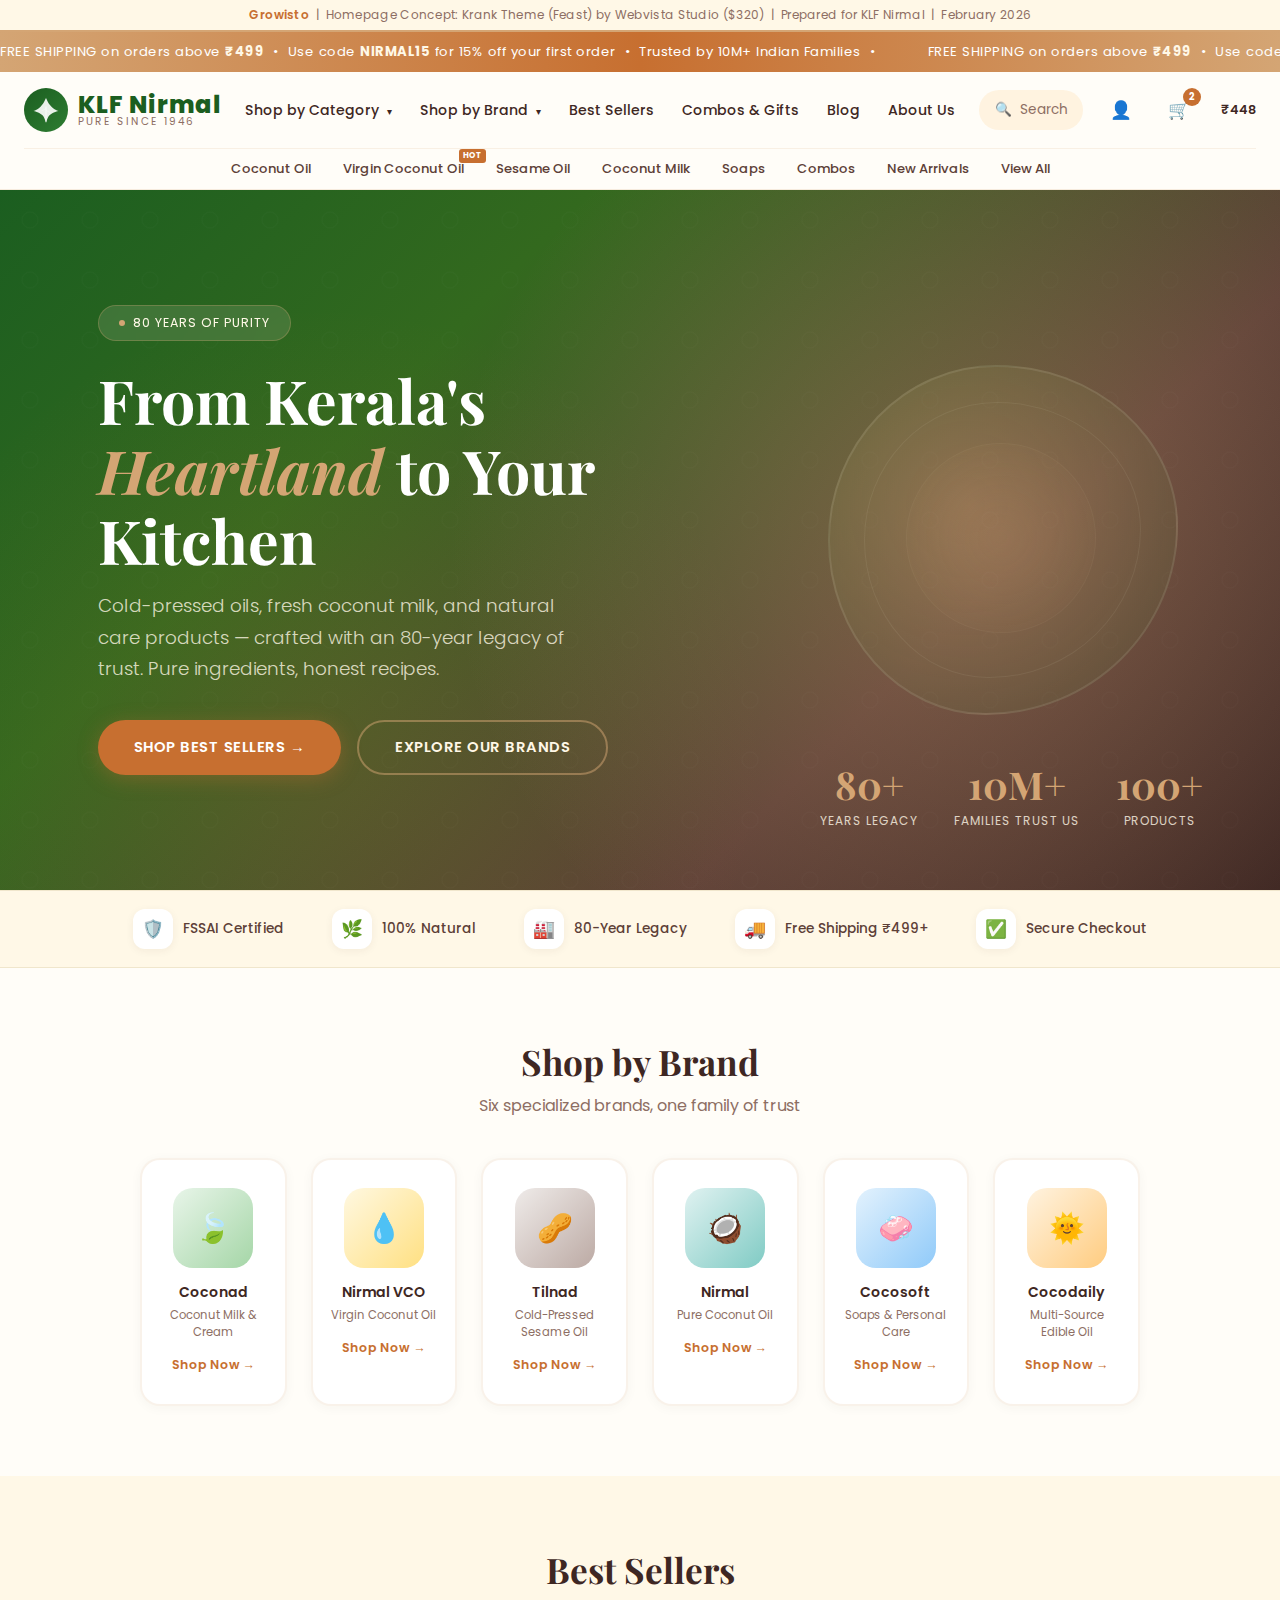
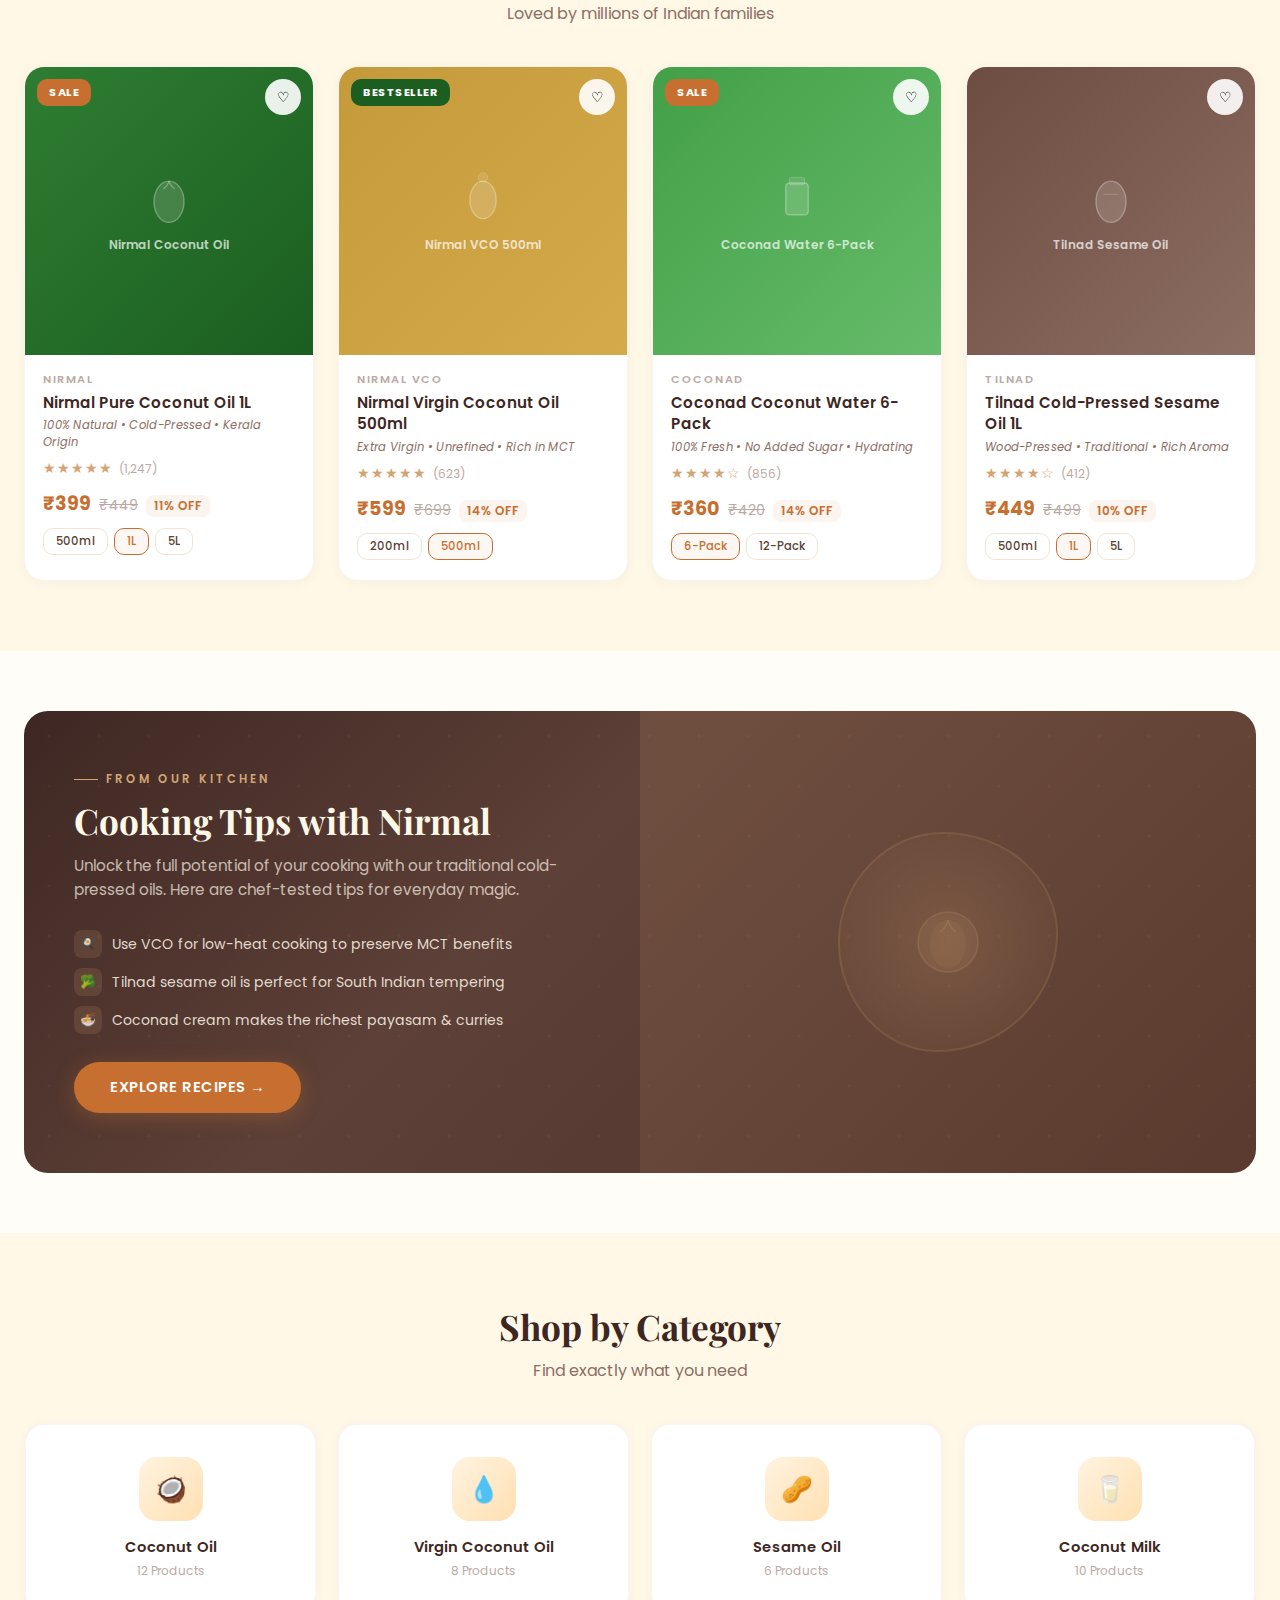
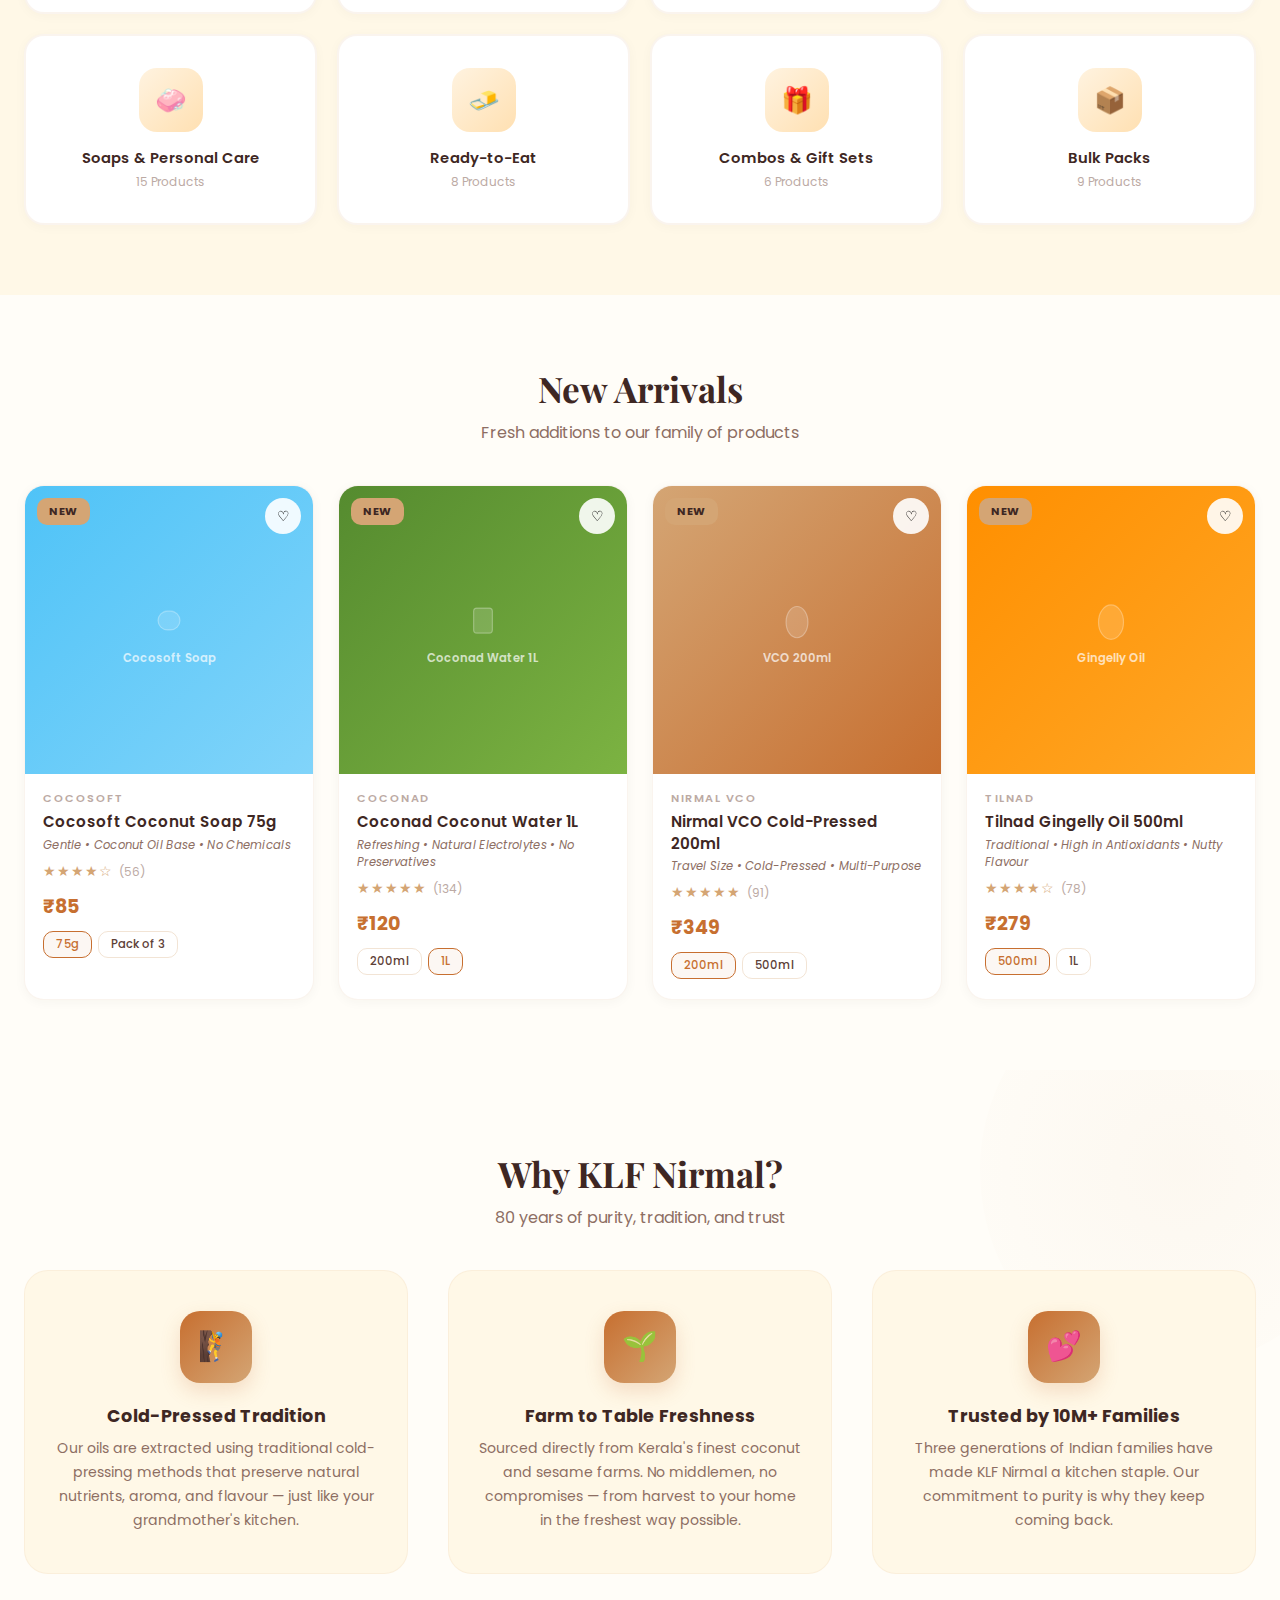
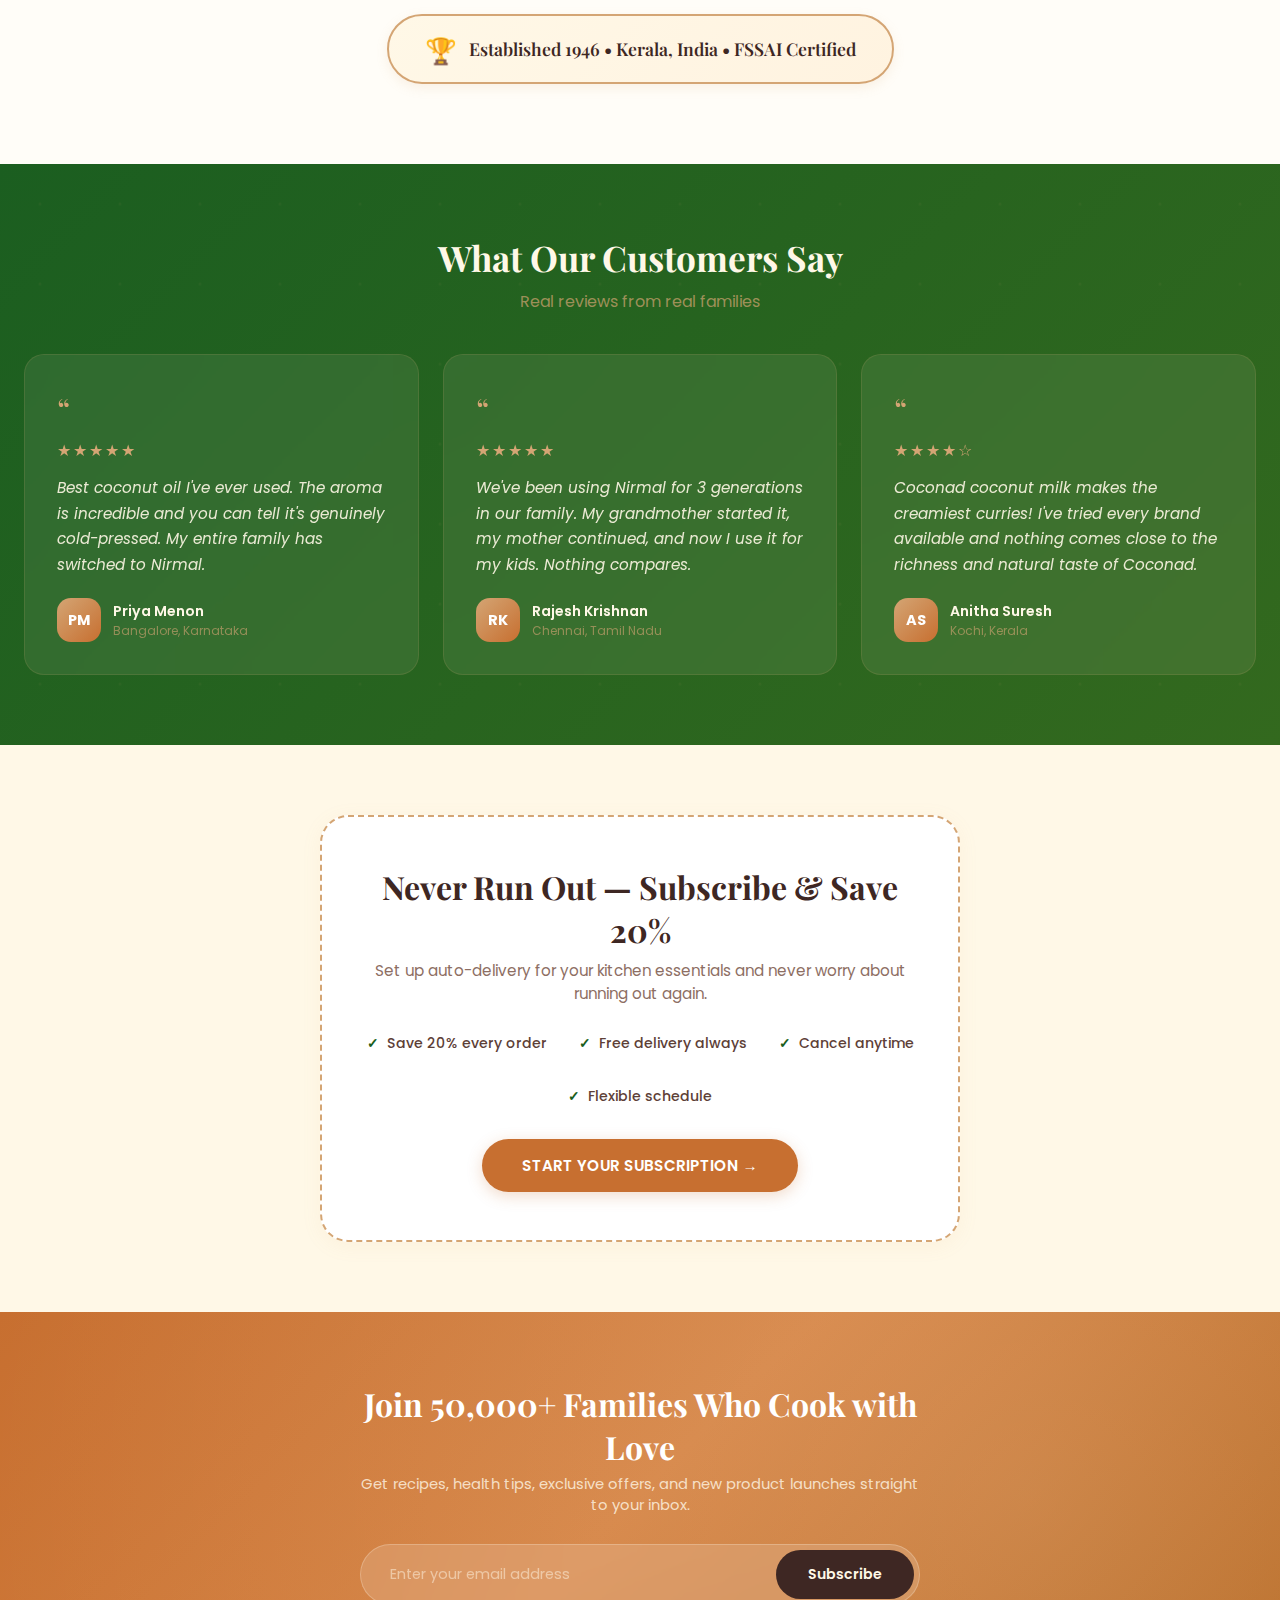
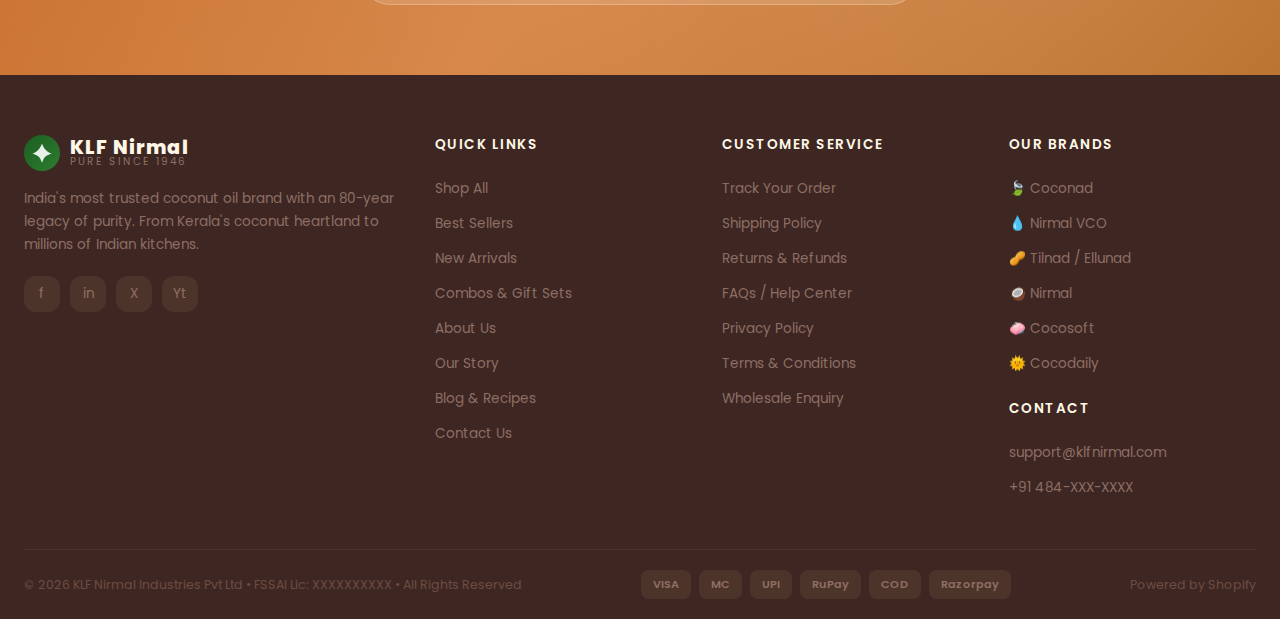
<file: mockups/krank.html>
<!DOCTYPE html>
<html lang="en">
<head>
<meta charset="UTF-8">
<meta name="viewport" content="width=device-width, initial-scale=1.0">
<title>KLF Nirmal — Pure Since 1946 | Official Online Store</title>
<link rel="preconnect" href="https://fonts.googleapis.com">
<link href="https://fonts.googleapis.com/css2?family=Poppins:wght@300;400;500;600;700;800&family=Playfair+Display:ital,wght@0,400;0,600;0,700;1,400&display=swap" rel="stylesheet">
<style>
/* ========== RESET & BASE ========== */
*,*::before,*::after{box-sizing:border-box;margin:0;padding:0}
html{scroll-behavior:smooth;font-size:16px}
body{font-family:'Poppins',sans-serif;color:#3E2723;background:#FFFDF8;overflow-x:hidden;-webkit-font-smoothing:antialiased}
a{text-decoration:none;color:inherit;transition:color .3s}
ul{list-style:none}
img{max-width:100%;display:block}
button{cursor:pointer;font-family:inherit;border:none;outline:none}
input{font-family:inherit;outline:none}
.container{max-width:1340px;margin:0 auto;padding:0 24px}
.section-title{font-family:'Playfair Display',serif;font-size:2.2rem;font-weight:700;text-align:center;margin-bottom:.5rem;color:#3E2723}
.section-subtitle{text-align:center;color:#8D6E63;font-size:1rem;margin-bottom:2.5rem;font-weight:400}

/* ========== GROWISTO BAR ========== */
.growisto-bar{background:#FFF8E7;border-bottom:2px solid #D4A574;padding:6px 0;text-align:center;font-size:.75rem;color:#8D6E63;letter-spacing:.3px}
.growisto-bar span{color:#C76F30;font-weight:600}

/* ========== ANNOUNCEMENT BAR ========== */
.announcement-bar{background:linear-gradient(90deg,#D4A574,#C76F30,#D4A574);color:#fff;padding:10px 0;text-align:center;font-size:.82rem;letter-spacing:.5px;position:relative;overflow:hidden}
.announcement-bar .announce-track{display:inline-flex;gap:3rem;animation:marquee 22s linear infinite;white-space:nowrap}
.announcement-bar strong{color:#FFF8E7}
@keyframes marquee{0%{transform:translateX(0)}100%{transform:translateX(-50%)}}

/* ========== HEADER ========== */
.header{background:#FFFDF8;position:sticky;top:0;z-index:1000;transition:all .3s ease;border-bottom:1px solid rgba(212,165,116,.2)}
.header.scrolled{box-shadow:0 2px 20px rgba(62,39,35,.08);background:rgba(255,253,248,.97);backdrop-filter:blur(10px)}
.header-top{display:flex;align-items:center;justify-content:space-between;padding:16px 0;transition:padding .3s}
.header.scrolled .header-top{padding:10px 0}

/* Logo */
.logo{display:flex;align-items:center;gap:10px;text-decoration:none}
.logo-icon{width:44px;height:44px;background:linear-gradient(135deg,#1B5E20,#2E7D32);border-radius:50%;display:flex;align-items:center;justify-content:center;color:#fff;font-size:1.4rem;transition:transform .3s}
.logo:hover .logo-icon{transform:rotate(10deg) scale(1.05)}
.logo-text{display:flex;flex-direction:column;line-height:1}
.logo-text .brand{font-size:1.5rem;font-weight:800;color:#1B5E20;letter-spacing:1px}
.logo-text .sub{font-size:.65rem;color:#8D6E63;letter-spacing:2px;text-transform:uppercase}

/* Nav */
.main-nav{display:flex;align-items:center;gap:28px}
.main-nav > li{position:relative}
.main-nav > li > a{font-size:.88rem;font-weight:500;color:#3E2723;padding:8px 0;display:block;position:relative;transition:color .3s}
.main-nav > li > a::after{content:'';position:absolute;bottom:0;left:0;width:0;height:2px;background:#C76F30;border-radius:2px;transition:width .3s}
.main-nav > li:hover > a{color:#C76F30}
.main-nav > li:hover > a::after{width:100%}
.nav-arrow{font-size:.6rem;margin-left:4px;transition:transform .3s}
.main-nav > li:hover .nav-arrow{transform:rotate(180deg)}

/* Mega Menu */
.mega-menu{position:absolute;top:100%;left:50%;transform:translateX(-50%) translateY(10px);background:#FFFDF8;border-radius:20px;box-shadow:0 15px 50px rgba(62,39,35,.12);padding:28px 32px;min-width:520px;opacity:0;visibility:hidden;pointer-events:none;transition:all .3s ease;z-index:100;border:1px solid rgba(212,165,116,.15)}
.main-nav > li:hover .mega-menu{opacity:1;visibility:visible;pointer-events:auto;transform:translateX(-50%) translateY(0)}
.mega-menu-grid{display:grid;grid-template-columns:1fr 1fr;gap:8px 32px}
.mega-menu a{display:flex;align-items:center;gap:10px;padding:8px 12px;border-radius:12px;font-size:.88rem;color:#5D4037;transition:all .2s}
.mega-menu a:hover{background:#FFF3E0;color:#C76F30}
.mega-menu a .cat-icon{width:32px;height:32px;border-radius:10px;background:linear-gradient(135deg,#FFF3E0,#FFE0B2);display:flex;align-items:center;justify-content:center;font-size:.9rem;flex-shrink:0}
.mega-menu-title{font-size:.7rem;text-transform:uppercase;letter-spacing:2px;color:#BCAAA4;font-weight:600;margin-bottom:12px;padding:0 12px}

/* Header Actions */
.header-actions{display:flex;align-items:center;gap:18px}
.header-action{width:40px;height:40px;border-radius:50%;display:flex;align-items:center;justify-content:center;background:transparent;transition:all .2s;position:relative;color:#3E2723;font-size:1.1rem}
.header-action:hover{background:#FFF3E0;color:#C76F30}
.search-toggle{background:#FFF3E0;border-radius:24px;width:auto;padding:8px 16px;gap:8px;font-size:.85rem;color:#8D6E63}
.search-toggle:hover{background:#FFE0B2}
.cart-count{position:absolute;top:-2px;right:-2px;background:#C76F30;color:#fff;font-size:.6rem;width:18px;height:18px;border-radius:50%;display:flex;align-items:center;justify-content:center;font-weight:700}
.cart-amount{font-size:.8rem;font-weight:600;color:#3E2723;margin-left:4px}

/* Secondary Nav */
.secondary-nav{border-top:1px solid rgba(212,165,116,.15);display:flex;justify-content:center;gap:32px;padding:10px 0}
.secondary-nav a{font-size:.82rem;color:#5D4037;font-weight:500;transition:color .3s;position:relative}
.secondary-nav a:hover{color:#C76F30}
.secondary-nav a.hot::after{content:'HOT';position:absolute;top:-10px;right:-22px;background:#C76F30;color:#fff;font-size:.5rem;padding:1px 4px;border-radius:3px;font-weight:700}

/* ========== HERO BANNER ========== */
.hero{position:relative;height:85vh;max-height:700px;min-height:500px;overflow:hidden;display:flex;align-items:center}
.hero-bg{position:absolute;inset:0;background:linear-gradient(135deg,#1B5E20 0%,#33691E 30%,#5D4037 70%,#3E2723 100%);z-index:0}
.hero-bg::before{content:'';position:absolute;inset:0;background:radial-gradient(circle at 75% 50%,rgba(212,165,116,.3) 0%,transparent 50%),radial-gradient(circle at 25% 80%,rgba(199,111,48,.15) 0%,transparent 40%)}
.hero-bg::after{content:'';position:absolute;inset:0;background:url("data:image/svg+xml,%3Csvg width='60' height='60' viewBox='0 0 60 60' xmlns='http://www.w3.org/2000/svg'%3E%3Ccircle cx='30' cy='30' r='8' fill='none' stroke='rgba(255,255,255,0.03)' stroke-width='0.5'/%3E%3C/svg%3E")}
.hero-content{position:relative;z-index:2;max-width:650px;padding-left:6%;animation:heroFadeIn 1s ease-out}
@keyframes heroFadeIn{from{opacity:0;transform:translateY(30px)}to{opacity:1;transform:translateY(0)}}
.hero-label{display:inline-flex;align-items:center;gap:8px;background:rgba(255,248,231,.12);backdrop-filter:blur(10px);padding:8px 20px;border-radius:30px;font-size:.78rem;color:#FFF8E7;letter-spacing:1px;text-transform:uppercase;margin-bottom:24px;border:1px solid rgba(212,165,116,.3)}
.hero-label .dot{width:6px;height:6px;background:#D4A574;border-radius:50%;animation:pulse 2s infinite}
@keyframes pulse{0%,100%{opacity:1;transform:scale(1)}50%{opacity:.5;transform:scale(1.5)}}
.hero h1{font-family:'Playfair Display',serif;font-size:3.8rem;color:#fff;font-weight:700;line-height:1.15;margin-bottom:16px}
.hero h1 em{font-style:italic;color:#D4A574}
.hero p{font-size:1.15rem;color:rgba(255,248,231,.8);line-height:1.7;margin-bottom:36px;max-width:500px;font-weight:300}
.hero-ctas{display:flex;gap:16px;flex-wrap:wrap}
.btn-primary{display:inline-flex;align-items:center;gap:8px;background:#C76F30;color:#fff;padding:15px 36px;border-radius:50px;font-size:.92rem;font-weight:600;letter-spacing:.5px;transition:all .3s;box-shadow:0 4px 20px rgba(199,111,48,.35)}
.btn-primary:hover{background:#D4803F;transform:translateY(-2px);box-shadow:0 8px 30px rgba(199,111,48,.45)}
.btn-secondary{display:inline-flex;align-items:center;gap:8px;background:transparent;color:#FFF8E7;padding:15px 36px;border-radius:50px;font-size:.92rem;font-weight:600;letter-spacing:.5px;border:2px solid rgba(212,165,116,.5);transition:all .3s}
.btn-secondary:hover{background:rgba(212,165,116,.15);border-color:#D4A574}
.hero-stats{position:absolute;right:6%;bottom:60px;z-index:2;display:flex;gap:36px}
.hero-stat{text-align:center;color:#FFF8E7}
.hero-stat .num{font-family:'Playfair Display',serif;font-size:2.4rem;font-weight:700;color:#D4A574}
.hero-stat .label{font-size:.75rem;opacity:.8;letter-spacing:1px;text-transform:uppercase;margin-top:2px}
/* Decorative organic shape */
.hero-deco{position:absolute;right:8%;top:50%;transform:translateY(-50%);width:350px;height:350px;border-radius:48% 52% 55% 45% / 50% 46% 54% 50%;background:radial-gradient(circle at 40% 40%,rgba(212,165,116,.25),rgba(27,94,32,.15));border:2px solid rgba(255,248,231,.1);z-index:1;animation:floatOrg 8s ease-in-out infinite}
.hero-deco::before{content:'';position:absolute;width:80%;height:80%;top:10%;left:10%;border-radius:48% 52% 55% 45% / 50% 46% 54% 50%;border:1px solid rgba(255,248,231,.07)}
.hero-deco::after{content:'';position:absolute;width:55%;height:55%;top:22%;left:22%;border-radius:50%;background:radial-gradient(circle,rgba(212,165,116,.12),transparent);border:1px solid rgba(255,248,231,.04)}
@keyframes floatOrg{0%,100%{transform:translateY(-50%) rotate(0deg) scale(1)}33%{transform:translateY(-53%) rotate(2deg) scale(1.02)}66%{transform:translateY(-48%) rotate(-1deg) scale(.98)}}

/* ========== TRUST BAR ========== */
.trust-bar{background:#FFF8E7;border-top:1px solid #F0E6CC;border-bottom:1px solid #F0E6CC;padding:18px 0}
.trust-bar .container{display:flex;justify-content:center;gap:48px;flex-wrap:wrap}
.trust-item{display:flex;align-items:center;gap:10px;font-size:.85rem;font-weight:500;color:#5D4037}
.trust-icon{width:40px;height:40px;border-radius:12px;background:#fff;display:flex;align-items:center;justify-content:center;font-size:1.1rem;box-shadow:0 2px 8px rgba(62,39,35,.06)}

/* ========== SHOP BY BRAND ========== */
.brands-section{padding:70px 0;background:#FFFDF8}
.brands-grid{display:grid;grid-template-columns:repeat(6,1fr);gap:24px;max-width:1000px;margin:0 auto}
.brand-card{text-align:center;padding:28px 16px;border-radius:20px;background:#fff;border:2px solid rgba(212,165,116,.15);transition:all .3s;cursor:pointer;position:relative;overflow:hidden;box-shadow:0 2px 12px rgba(62,39,35,.04)}
.brand-card:hover{border-color:#C76F30;transform:translateY(-5px);box-shadow:0 12px 30px rgba(199,111,48,.12)}
.brand-circle{width:80px;height:80px;border-radius:20px;margin:0 auto 14px;display:flex;align-items:center;justify-content:center;font-size:1.8rem;transition:transform .3s}
.brand-card:hover .brand-circle{transform:scale(1.1) rotate(-3deg)}
.brand-card h3{font-size:.88rem;font-weight:600;color:#3E2723;margin-bottom:4px}
.brand-card p{font-size:.72rem;color:#8D6E63;margin-bottom:10px}
.brand-link{font-size:.78rem;color:#C76F30;font-weight:600;display:inline-flex;align-items:center;gap:4px;transition:gap .3s}
.brand-card:hover .brand-link{gap:8px}
.brand-coconad .brand-circle{background:linear-gradient(135deg,#E8F5E9,#A5D6A7)}
.brand-vco .brand-circle{background:linear-gradient(135deg,#FFF8E1,#FFE082)}
.brand-tilnad .brand-circle{background:linear-gradient(135deg,#EFEBE9,#BCAAA4)}
.brand-nirmal .brand-circle{background:linear-gradient(135deg,#E0F2F1,#80CBC4)}
.brand-cocosoft .brand-circle{background:linear-gradient(135deg,#E3F2FD,#90CAF9)}
.brand-cocodaily .brand-circle{background:linear-gradient(135deg,#FFF3E0,#FFCC80)}

/* ========== PRODUCT GRID (Menu-Style Cards) ========== */
.products-section{padding:70px 0}
.products-section.bg-warm{background:#FFF8E7}
.products-grid{display:grid;grid-template-columns:repeat(4,1fr);gap:24px}
.product-card{background:#fff;border-radius:20px;overflow:hidden;position:relative;transition:all .4s ease;border:1px solid rgba(212,165,116,.12);box-shadow:0 2px 12px rgba(62,39,35,.04)}
.product-card:hover{transform:translateY(-6px);box-shadow:0 20px 50px rgba(62,39,35,.1);border-color:rgba(199,111,48,.2)}

/* Product Image */
.product-image{position:relative;aspect-ratio:1;overflow:hidden;background:#FFF3E0}
.product-image .img-placeholder{width:100%;height:100%;display:flex;flex-direction:column;align-items:center;justify-content:center;font-size:.9rem;font-weight:600;color:#fff;text-align:center;padding:20px;transition:transform .6s ease}
.product-card:hover .img-placeholder{transform:scale(1.08)}

/* Product badge */
.product-badge{position:absolute;top:12px;left:12px;padding:5px 12px;border-radius:10px;font-size:.7rem;font-weight:700;text-transform:uppercase;letter-spacing:.5px;z-index:3}
.badge-sale{background:#C76F30;color:#fff}
.badge-best{background:#1B5E20;color:#fff}
.badge-new{background:#D4A574;color:#3E2723}
.badge-off{background:#8E24AA;color:#fff}

/* Wishlist */
.wishlist-btn{position:absolute;top:12px;right:12px;width:36px;height:36px;border-radius:50%;background:rgba(255,255,255,.9);display:flex;align-items:center;justify-content:center;z-index:3;transition:all .3s;font-size:.9rem;backdrop-filter:blur(4px)}
.wishlist-btn:hover{background:#fff;transform:scale(1.15);color:#C76F30}

/* Quick buy overlay */
.quick-buy-overlay{position:absolute;bottom:0;left:0;right:0;background:linear-gradient(transparent,rgba(62,39,35,.7));padding:16px;transform:translateY(100%);transition:transform .4s ease;z-index:3;display:flex;gap:8px}
.product-card:hover .quick-buy-overlay{transform:translateY(0)}
.quick-buy-btn{flex:1;padding:10px;border-radius:12px;font-size:.78rem;font-weight:600;text-align:center;transition:all .2s}
.quick-buy-btn.primary{background:#C76F30;color:#fff}
.quick-buy-btn.primary:hover{background:#D4803F}
.quick-buy-btn.secondary{background:rgba(255,248,231,.2);color:#FFF8E7;backdrop-filter:blur(4px)}
.quick-buy-btn.secondary:hover{background:rgba(255,248,231,.3)}

/* Product Info — Menu Style */
.product-info{padding:16px 18px 20px}
.product-brand-label{font-size:.7rem;text-transform:uppercase;letter-spacing:1.5px;color:#BCAAA4;font-weight:600;margin-bottom:4px}
.product-name{font-size:.95rem;font-weight:600;color:#3E2723;margin-bottom:4px;line-height:1.4;transition:color .3s}
.product-card:hover .product-name{color:#C76F30}
/* Nutritional snippet — Krank menu-style */
.product-snippet{font-size:.72rem;color:#8D6E63;margin-bottom:8px;font-style:italic;letter-spacing:.3px}
.product-rating{display:flex;align-items:center;gap:6px;margin-bottom:10px}
.stars{color:#D4A574;font-size:.85rem;letter-spacing:1px}
.rating-count{font-size:.75rem;color:#BCAAA4}
.product-price{display:flex;align-items:baseline;gap:8px;margin-bottom:10px}
.current-price{font-size:1.2rem;font-weight:700;color:#C76F30}
.original-price{font-size:.88rem;color:#BCAAA4;text-decoration:line-through}
.discount-pct{font-size:.75rem;color:#C76F30;font-weight:600;background:rgba(199,111,48,.08);padding:2px 8px;border-radius:8px}
/* Size selector */
.size-options{display:flex;gap:6px;flex-wrap:wrap}
.size-option{padding:4px 12px;border-radius:10px;font-size:.72rem;font-weight:500;border:1.5px solid rgba(212,165,116,.3);color:#5D4037;transition:all .2s;cursor:pointer}
.size-option:hover,.size-option.active{border-color:#C76F30;color:#C76F30;background:rgba(199,111,48,.06)}

/* ========== RECIPE BANNER ========== */
.recipe-banner{padding:60px 0}
.recipe-inner{background:linear-gradient(135deg,#3E2723 0%,#5D4037 40%,#4E342E 100%);border-radius:24px;overflow:hidden;display:grid;grid-template-columns:1fr 1fr;min-height:340px;position:relative}
.recipe-inner::before{content:'';position:absolute;inset:0;background:url("data:image/svg+xml,%3Csvg width='50' height='50' viewBox='0 0 50 50' xmlns='http://www.w3.org/2000/svg'%3E%3Ccircle cx='25' cy='25' r='1.5' fill='rgba(212,165,116,0.06)'/%3E%3C/svg%3E")}
.recipe-text{padding:60px 50px;display:flex;flex-direction:column;justify-content:center;position:relative;z-index:1}
.recipe-label{font-size:.72rem;text-transform:uppercase;letter-spacing:3px;color:#D4A574;font-weight:600;margin-bottom:12px;display:flex;align-items:center;gap:8px}
.recipe-label::before{content:'';width:24px;height:1px;background:#D4A574}
.recipe-text h2{font-family:'Playfair Display',serif;font-size:2.2rem;color:#FFF8E7;margin-bottom:12px;line-height:1.2}
.recipe-text p{color:rgba(255,248,231,.7);margin-bottom:28px;font-size:.95rem;line-height:1.6}
.recipe-tips{display:flex;flex-direction:column;gap:10px;margin-bottom:28px}
.recipe-tip{display:flex;align-items:center;gap:10px;color:rgba(255,248,231,.85);font-size:.88rem}
.recipe-tip .tip-icon{width:28px;height:28px;border-radius:8px;background:rgba(212,165,116,.15);display:flex;align-items:center;justify-content:center;font-size:.8rem;flex-shrink:0}
.recipe-visual{background:linear-gradient(135deg,rgba(212,165,116,.15),rgba(199,111,48,.1));display:flex;align-items:center;justify-content:center;position:relative}
.recipe-visual-inner{width:220px;height:220px;border-radius:48% 52% 55% 45% / 50% 46% 54% 50%;background:radial-gradient(circle,rgba(212,165,116,.2),transparent);border:2px solid rgba(212,165,116,.15);display:flex;align-items:center;justify-content:center;font-size:3.5rem}

/* ========== CATEGORIES GRID ========== */
.categories-section{padding:70px 0;background:#FFF8E7}
.categories-grid{display:grid;grid-template-columns:repeat(4,1fr);gap:20px}
.category-tile{background:#fff;border-radius:20px;padding:32px 20px;text-align:center;border:2px solid rgba(212,165,116,.12);transition:all .3s;cursor:pointer;position:relative;overflow:hidden;box-shadow:0 2px 12px rgba(62,39,35,.03)}
.category-tile::before{content:'';position:absolute;inset:0;background:linear-gradient(135deg,#FFF3E0,#FFFDF8);opacity:0;transition:opacity .3s}
.category-tile:hover{border-color:#D4A574;transform:translateY(-4px);box-shadow:0 12px 30px rgba(212,165,116,.12)}
.category-tile:hover::before{opacity:1}
.category-tile > *{position:relative;z-index:1}
.cat-tile-icon{width:64px;height:64px;border-radius:18px;margin:0 auto 16px;display:flex;align-items:center;justify-content:center;font-size:1.6rem;background:linear-gradient(135deg,#FFF3E0,#FFE0B2);transition:transform .3s}
.category-tile:hover .cat-tile-icon{transform:scale(1.1) rotate(-3deg)}
.category-tile h3{font-size:.92rem;font-weight:600;color:#3E2723;margin-bottom:4px}
.category-tile p{font-size:.75rem;color:#BCAAA4}

/* ========== WHY KLF SECTION ========== */
.why-section{padding:80px 0;background:#FFFDF8;position:relative;overflow:hidden}
.why-section::before{content:'';position:absolute;top:-100px;right:-100px;width:400px;height:400px;border-radius:48% 52% 55% 45% / 50% 46% 54% 50%;background:radial-gradient(circle,rgba(212,165,116,.06),transparent);pointer-events:none}
.why-grid{display:grid;grid-template-columns:repeat(3,1fr);gap:40px;margin-top:10px}
.why-card{text-align:center;padding:40px 28px;border-radius:24px;background:#FFF8E7;transition:all .3s;position:relative;border:1px solid rgba(212,165,116,.1)}
.why-card:hover{background:#FFF3E0;transform:translateY(-4px);box-shadow:0 12px 30px rgba(212,165,116,.1)}
.why-icon{width:72px;height:72px;border-radius:20px;margin:0 auto 20px;display:flex;align-items:center;justify-content:center;font-size:1.8rem;background:linear-gradient(135deg,#C76F30,#D4A574);color:#fff;box-shadow:0 8px 20px rgba(199,111,48,.2)}
.why-card h3{font-size:1.1rem;font-weight:700;color:#3E2723;margin-bottom:8px}
.why-card p{font-size:.88rem;color:#8D6E63;line-height:1.7}
.heritage-badge{text-align:center;margin-top:40px}
.heritage-badge .badge{display:inline-flex;align-items:center;gap:12px;background:linear-gradient(135deg,#FFF8E7,#FFF3E0);padding:16px 36px;border-radius:50px;border:2px solid #D4A574;box-shadow:0 4px 12px rgba(212,165,116,.15)}
.heritage-badge .badge span{font-family:'Playfair Display',serif;font-size:1.1rem;color:#3E2723;font-weight:600}

/* ========== REVIEWS ========== */
.reviews-section{padding:70px 0;background:linear-gradient(135deg,#1B5E20,#33691E);position:relative;overflow:hidden}
.reviews-section::before{content:'';position:absolute;inset:0;background:url("data:image/svg+xml,%3Csvg width='80' height='80' viewBox='0 0 80 80' xmlns='http://www.w3.org/2000/svg'%3E%3Ccircle cx='40' cy='40' r='1.5' fill='rgba(212,165,116,0.05)'/%3E%3C/svg%3E")}
.reviews-section .section-title{color:#FFF8E7}
.reviews-section .section-subtitle{color:rgba(212,165,116,.7)}
.reviews-grid{display:grid;grid-template-columns:repeat(3,1fr);gap:24px;position:relative;z-index:1}
.review-card{background:rgba(255,248,231,.08);backdrop-filter:blur(10px);border:1px solid rgba(212,165,116,.15);border-radius:20px;padding:32px;transition:all .3s}
.review-card:hover{background:rgba(255,248,231,.12);transform:translateY(-4px)}
.review-quote{font-size:2rem;color:#D4A574;margin-bottom:8px;font-family:'Playfair Display',serif}
.review-text{color:rgba(255,248,231,.9);font-size:.95rem;line-height:1.7;margin-bottom:20px;font-style:italic}
.review-stars{color:#D4A574;margin-bottom:12px;letter-spacing:2px}
.review-author{display:flex;align-items:center;gap:12px}
.review-avatar{width:44px;height:44px;border-radius:14px;background:linear-gradient(135deg,#D4A574,#C76F30);display:flex;align-items:center;justify-content:center;color:#fff;font-weight:700;font-size:.9rem}
.review-name{font-weight:600;color:#FFF8E7;font-size:.88rem}
.review-location{font-size:.75rem;color:rgba(212,165,116,.6)}

/* ========== SUBSCRIPTION CTA ========== */
.subscribe-cta{padding:70px 0;background:#FFF8E7}
.subscribe-inner{text-align:center;max-width:640px;margin:0 auto;padding:48px 40px;background:#fff;border-radius:28px;border:2px dashed #D4A574;box-shadow:0 4px 20px rgba(212,165,116,.08)}
.subscribe-inner h2{font-family:'Playfair Display',serif;font-size:2rem;color:#3E2723;margin-bottom:8px}
.subscribe-inner p{color:#8D6E63;margin-bottom:28px;font-size:.95rem}
.subscribe-features{display:flex;justify-content:center;gap:32px;margin-bottom:32px;flex-wrap:wrap}
.sub-feature{display:flex;align-items:center;gap:8px;font-size:.88rem;color:#5D4037;font-weight:500}
.sub-feature .check{color:#1B5E20;font-weight:700}
.subscribe-btn{background:#C76F30;color:#fff;padding:15px 40px;border-radius:50px;font-size:.95rem;font-weight:600;transition:all .3s;box-shadow:0 4px 15px rgba(199,111,48,.25)}
.subscribe-btn:hover{background:#D4803F;transform:translateY(-2px);box-shadow:0 8px 25px rgba(199,111,48,.35)}

/* ========== NEWSLETTER ========== */
.newsletter-section{padding:70px 0;background:linear-gradient(135deg,#C76F30,#D4803F,#B5651D);position:relative;overflow:hidden}
.newsletter-section::before{content:'';position:absolute;inset:0;background:radial-gradient(circle at 80% 50%,rgba(255,248,231,.15),transparent)}
.newsletter-inner{text-align:center;max-width:560px;margin:0 auto;position:relative;z-index:1}
.newsletter-inner h2{font-family:'Playfair Display',serif;font-size:2rem;color:#fff;margin-bottom:6px}
.newsletter-inner p{color:rgba(255,248,231,.8);margin-bottom:28px;font-size:.92rem}
.newsletter-form{display:flex;gap:0;background:rgba(255,255,255,.15);border-radius:50px;padding:5px;backdrop-filter:blur(10px);border:1px solid rgba(255,248,231,.25)}
.newsletter-form input{flex:1;background:transparent;border:none;padding:14px 24px;color:#fff;font-size:.9rem}
.newsletter-form input::placeholder{color:rgba(255,248,231,.5)}
.newsletter-form button{background:#3E2723;color:#FFF8E7;padding:14px 32px;border-radius:50px;font-weight:600;font-size:.88rem;transition:all .3s;white-space:nowrap}
.newsletter-form button:hover{background:#5D4037}

/* ========== FOOTER ========== */
.footer{background:#3E2723;color:#BCAAA4;padding:60px 0 0}
.footer-grid{display:grid;grid-template-columns:1.5fr 1fr 1fr 1fr;gap:40px;padding-bottom:40px;border-bottom:1px solid rgba(212,165,116,.1)}
.footer-brand .logo-text .brand{color:#FFF8E7}
.footer-brand .logo-text .sub{color:#8D6E63}
.footer-desc{font-size:.85rem;line-height:1.7;margin:16px 0 20px;color:#8D6E63}
.footer-social{display:flex;gap:10px}
.footer-social a{width:36px;height:36px;border-radius:12px;background:rgba(212,165,116,.1);display:flex;align-items:center;justify-content:center;transition:all .3s;font-size:.85rem;color:#8D6E63}
.footer-social a:hover{background:#C76F30;color:#FFF8E7}
.footer-col h4{font-size:.85rem;font-weight:600;color:#FFF8E7;text-transform:uppercase;letter-spacing:1.5px;margin-bottom:20px}
.footer-col ul li{margin-bottom:10px}
.footer-col a{font-size:.85rem;color:#8D6E63;transition:all .3s;display:inline-flex;align-items:center;gap:6px}
.footer-col a:hover{color:#D4A574;padding-left:4px}
.footer-bottom{padding:20px 0;display:flex;justify-content:space-between;align-items:center;flex-wrap:wrap;gap:16px;font-size:.78rem;color:#6D4C41}
.payment-icons{display:flex;gap:8px}
.payment-icon{background:rgba(212,165,116,.1);padding:6px 12px;border-radius:8px;font-size:.7rem;color:#8D6E63;font-weight:600}

/* ========== BACK TO TOP ========== */
.back-to-top{position:fixed;bottom:30px;right:30px;width:48px;height:48px;border-radius:16px;background:#C76F30;color:#FFF8E7;display:flex;align-items:center;justify-content:center;font-size:1.1rem;cursor:pointer;opacity:0;transform:translateY(20px);transition:all .3s;z-index:999;box-shadow:0 4px 15px rgba(199,111,48,.3)}
.back-to-top.visible{opacity:1;transform:translateY(0)}
.back-to-top:hover{background:#D4803F;transform:translateY(-3px)}

/* ========== CART DRAWER ========== */
.cart-overlay{position:fixed;inset:0;background:rgba(62,39,35,.5);z-index:2000;opacity:0;visibility:hidden;transition:all .3s}
.cart-overlay.open{opacity:1;visibility:visible}
.cart-drawer{position:fixed;top:0;right:0;width:420px;max-width:90vw;height:100vh;background:#FFFDF8;z-index:2001;transform:translateX(100%);transition:transform .4s cubic-bezier(.16,1,.3,1),visibility 0s .4s;display:flex;flex-direction:column;visibility:hidden}
.cart-drawer.open{transform:translateX(0);visibility:visible;transition:transform .4s cubic-bezier(.16,1,.3,1),visibility 0s}
.cart-header{display:flex;justify-content:space-between;align-items:center;padding:20px 24px;border-bottom:1px solid rgba(212,165,116,.15)}
.cart-header h3{font-size:1.1rem;font-weight:700;display:flex;align-items:center;gap:8px;color:#3E2723}
.cart-header .count-badge{background:#C76F30;color:#fff;font-size:.7rem;padding:2px 8px;border-radius:10px}
.cart-close{width:36px;height:36px;border-radius:12px;background:#FFF3E0;display:flex;align-items:center;justify-content:center;transition:all .2s;font-size:1rem;color:#5D4037}
.cart-close:hover{background:#FFE0B2}
.cart-body{flex:1;overflow-y:auto;padding:24px}
.cart-item{display:flex;gap:16px;padding:16px 0;border-bottom:1px solid rgba(212,165,116,.1)}
.cart-item-img{width:80px;height:80px;border-radius:16px;flex-shrink:0;display:flex;align-items:center;justify-content:center;font-size:.7rem;color:#fff;text-align:center;padding:8px}
.cart-item-details{flex:1}
.cart-item-name{font-size:.88rem;font-weight:600;margin-bottom:4px;color:#3E2723}
.cart-item-variant{font-size:.75rem;color:#BCAAA4;margin-bottom:8px}
.cart-item-qty{display:inline-flex;align-items:center;gap:0;border:1px solid rgba(212,165,116,.2);border-radius:12px}
.qty-btn{width:30px;height:30px;display:flex;align-items:center;justify-content:center;font-size:.9rem;color:#5D4037;transition:all .2s;background:none}
.qty-btn:hover{background:#FFF3E0;color:#C76F30}
.qty-val{width:30px;text-align:center;font-size:.85rem;font-weight:600;color:#3E2723}
.cart-item-price{font-weight:700;color:#C76F30;font-size:.95rem;text-align:right}
.cart-item-remove{font-size:.75rem;color:#BCAAA4;cursor:pointer;text-align:right;margin-top:4px;transition:color .2s}
.cart-item-remove:hover{color:#C76F30}
.cart-footer{padding:20px 24px;border-top:1px solid rgba(212,165,116,.15);background:#FFF8E7}
.free-ship-bar{margin-bottom:16px}
.free-ship-text{font-size:.78rem;color:#5D4037;margin-bottom:6px;display:flex;justify-content:space-between}
.free-ship-track{height:4px;background:rgba(212,165,116,.2);border-radius:4px;overflow:hidden}
.free-ship-fill{height:100%;background:linear-gradient(90deg,#C76F30,#D4A574);border-radius:4px;width:65%;transition:width .5s}
.cart-total{display:flex;justify-content:space-between;align-items:center;margin-bottom:16px;font-size:1rem;font-weight:700;color:#3E2723}
.checkout-btn{width:100%;padding:15px;border-radius:16px;background:#C76F30;color:#fff;font-size:.95rem;font-weight:600;transition:all .3s;text-align:center;box-shadow:0 4px 15px rgba(199,111,48,.25)}
.checkout-btn:hover{background:#D4803F}
.cart-continue{display:block;text-align:center;margin-top:10px;font-size:.82rem;color:#C76F30;font-weight:500;cursor:pointer}

/* ========== SEARCH OVERLAY ========== */
.search-overlay{position:fixed;inset:0;background:rgba(62,39,35,.7);z-index:2000;opacity:0;visibility:hidden;transition:all .3s;display:flex;align-items:flex-start;justify-content:center;padding-top:120px;backdrop-filter:blur(4px)}
.search-overlay.open{opacity:1;visibility:visible}
.search-box{background:#FFFDF8;border-radius:20px;width:640px;max-width:90vw;padding:0;overflow:hidden;transform:translateY(-20px);transition:transform .3s;border:1px solid rgba(212,165,116,.2)}
.search-overlay.open .search-box{transform:translateY(0)}
.search-input-wrap{display:flex;align-items:center;padding:0 24px;border-bottom:1px solid rgba(212,165,116,.15)}
.search-input-wrap .search-icon{font-size:1.1rem;color:#BCAAA4;margin-right:12px}
.search-input-wrap input{flex:1;padding:20px 0;border:none;font-size:1.1rem;background:none;color:#3E2723}
.search-input-wrap .search-close-btn{width:32px;height:32px;border-radius:10px;background:#FFF3E0;display:flex;align-items:center;justify-content:center;cursor:pointer;font-size:.9rem;transition:all .2s;color:#5D4037}
.search-input-wrap .search-close-btn:hover{background:#FFE0B2}
.search-suggestions{padding:20px 24px}
.search-suggestions h4{font-size:.75rem;text-transform:uppercase;letter-spacing:1.5px;color:#BCAAA4;font-weight:600;margin-bottom:12px}
.search-suggestions .tags{display:flex;flex-wrap:wrap;gap:8px}
.search-suggestions .tag{padding:8px 16px;border-radius:20px;background:#FFF3E0;font-size:.82rem;color:#5D4037;cursor:pointer;transition:all .2s}
.search-suggestions .tag:hover{background:#FFE0B2;color:#C76F30}

/* ========== SCROLL REVEAL ========== */
.reveal{opacity:1;transform:translateY(0)}

/* ========== MOBILE RESPONSIVE ========== */
.mobile-menu-btn{display:none;width:40px;height:40px;border-radius:12px;align-items:center;justify-content:center;background:none;border:none;flex-direction:column;gap:5px;cursor:pointer}
.mobile-menu-btn span{display:block;width:22px;height:2px;background:#3E2723;border-radius:2px;transition:all .3s}
.mobile-nav-overlay{display:none}
.mobile-nav{display:none}

@media(max-width:1024px){
.products-grid{grid-template-columns:repeat(2,1fr)}
.categories-grid{grid-template-columns:repeat(2,1fr)}
.brands-grid{grid-template-columns:repeat(3,1fr)}
.hero h1{font-size:2.8rem}
.hero-deco{width:250px;height:250px;right:4%}
.hero-stats{display:none}
.reviews-grid{grid-template-columns:1fr}
.recipe-inner{grid-template-columns:1fr}
.recipe-visual{min-height:200px}
.footer-grid{grid-template-columns:repeat(2,1fr)}
}

@media(max-width:768px){
.main-nav,.secondary-nav{display:none}
.mobile-menu-btn{display:flex}
.hero{min-height:auto;height:auto;padding:60px 0}
.hero-content{padding-left:0;max-width:100%}
.hero h1{font-size:2.2rem}
.hero p{font-size:.95rem}
.hero-deco{display:none}
.hero-ctas{flex-direction:column}
.hero-ctas a,.hero-ctas button{width:100%;justify-content:center}
.products-grid{grid-template-columns:repeat(2,1fr);gap:12px}
.brands-grid{grid-template-columns:repeat(3,1fr);gap:12px}
.categories-grid{grid-template-columns:repeat(2,1fr);gap:12px}
.why-grid{grid-template-columns:1fr;gap:20px}
.trust-bar .container{gap:20px}
.trust-item{font-size:.75rem}
.trust-icon{width:32px;height:32px;font-size:.9rem}
.section-title{font-size:1.6rem}
.footer-grid{grid-template-columns:1fr}
.footer-bottom{flex-direction:column;text-align:center}
.mega-menu{min-width:calc(100vw - 48px)}
.subscribe-features{flex-direction:column;align-items:center;gap:12px}
.subscribe-inner{padding:32px 24px}
.newsletter-form{flex-direction:column;border-radius:20px;padding:8px}
.newsletter-form input{text-align:center}
.newsletter-form button{border-radius:16px}
.container{padding:0 16px}
.product-info{padding:12px 14px 16px}
.product-name{font-size:.85rem}
.current-price{font-size:1rem}
.brand-card{padding:20px 12px}
.brand-circle{width:60px;height:60px;font-size:1.4rem}
.recipe-tips{gap:8px}

/* Mobile menu overlay */
.mobile-nav-overlay{display:block;position:fixed;inset:0;background:rgba(62,39,35,.5);z-index:1500;opacity:0;visibility:hidden;transition:all .3s}
.mobile-nav-overlay.open{opacity:1;visibility:visible}
.mobile-nav{display:block;position:fixed;top:0;left:0;width:300px;max-width:85vw;height:100vh;background:#FFFDF8;z-index:1501;transform:translateX(-100%);transition:transform .4s cubic-bezier(.16,1,.3,1);overflow-y:auto;padding:24px}
.mobile-nav.open{transform:translateX(0)}
.mobile-nav-close{width:36px;height:36px;border-radius:12px;background:#FFF3E0;display:flex;align-items:center;justify-content:center;margin-bottom:24px;font-size:1rem;cursor:pointer;color:#5D4037}
.mobile-nav ul li{border-bottom:1px solid rgba(212,165,116,.1)}
.mobile-nav ul li a{display:block;padding:14px 0;font-size:.95rem;font-weight:500;color:#3E2723}
}

@media(max-width:480px){
.products-grid{grid-template-columns:repeat(2,1fr);gap:10px}
.brands-grid{grid-template-columns:repeat(2,1fr)}
.categories-grid{grid-template-columns:repeat(2,1fr)}
.hero h1{font-size:1.8rem}
.btn-primary,.btn-secondary{padding:13px 28px;font-size:.85rem}
}
</style>
</head>
<body>

<!-- ========== GROWISTO BAR ========== -->
<div class="growisto-bar">
  <span>Growisto</span> &nbsp;|&nbsp; Homepage Concept: Krank Theme (Feast) by Webvista Studio ($320) &nbsp;|&nbsp; Prepared for KLF Nirmal &nbsp;|&nbsp; February 2026
</div>

<!-- ========== ANNOUNCEMENT BAR ========== -->
<div class="announcement-bar">
  <div class="announce-track">
    <span>FREE SHIPPING on orders above <strong>&#8377;499</strong> &nbsp;&bull;&nbsp; Use code <strong>NIRMAL15</strong> for 15% off your first order &nbsp;&bull;&nbsp; Trusted by 10M+ Indian Families &nbsp;&bull;&nbsp;</span>
    <span>FREE SHIPPING on orders above <strong>&#8377;499</strong> &nbsp;&bull;&nbsp; Use code <strong>NIRMAL15</strong> for 15% off your first order &nbsp;&bull;&nbsp; Trusted by 10M+ Indian Families &nbsp;&bull;&nbsp;</span>
  </div>
</div>

<!-- ========== HEADER ========== -->
<header class="header" id="header">
<div class="container">
  <div class="header-top">
    <a href="#" class="logo">
      <div class="logo-icon">
        <svg width="28" height="28" viewBox="0 0 32 32" fill="none">
          <path d="M16 2 C16 2 14 8 10 12 C6 16 2 17 2 17 C2 17 8 18 12 22 C14 24 15 28 16 30 C17 28 18 24 20 22 C24 18 30 17 30 17 C30 17 26 16 22 12 C18 8 16 2 16 2z" fill="white" opacity="0.9"/>
          <line x1="16" y1="12" x2="16" y2="30" stroke="white" stroke-width="1.5" opacity="0.6"/>
          <path d="M16 14 C14 16 11 17 11 17" stroke="white" stroke-width="1" opacity="0.4" fill="none"/>
          <path d="M16 16 C18 18 21 19 21 19" stroke="white" stroke-width="1" opacity="0.4" fill="none"/>
        </svg>
      </div>
      <div class="logo-text">
        <span class="brand">KLF Nirmal</span>
        <span class="sub">Pure Since 1946</span>
      </div>
    </a>

    <nav>
      <ul class="main-nav">
        <li>
          <a href="#">Shop by Category <span class="nav-arrow">&#9662;</span></a>
          <div class="mega-menu">
            <div class="mega-menu-title">Categories</div>
            <div class="mega-menu-grid">
              <a href="#"><span class="cat-icon">&#129381;</span>Coconut Oil</a>
              <a href="#"><span class="cat-icon">&#128167;</span>Virgin Coconut Oil</a>
              <a href="#"><span class="cat-icon">&#129372;</span>Sesame Oil</a>
              <a href="#"><span class="cat-icon">&#129371;</span>Coconut Milk</a>
              <a href="#"><span class="cat-icon">&#129526;</span>Coconut Cream</a>
              <a href="#"><span class="cat-icon">&#129480;</span>Ready-to-Eat</a>
              <a href="#"><span class="cat-icon">&#129532;</span>Soaps &amp; Care</a>
              <a href="#"><span class="cat-icon">&#127873;</span>Gift Sets</a>
              <a href="#"><span class="cat-icon">&#127807;</span>Organic Range</a>
              <a href="#"><span class="cat-icon">&#128230;</span>Bulk Packs</a>
              <a href="#"><span class="cat-icon">&#129386;</span>Health Supplements</a>
              <a href="#"><span class="cat-icon">&#10024;</span>New Arrivals</a>
            </div>
          </div>
        </li>
        <li>
          <a href="#">Shop by Brand <span class="nav-arrow">&#9662;</span></a>
          <div class="mega-menu" style="min-width:400px">
            <div class="mega-menu-title">Our Brands</div>
            <div class="mega-menu-grid">
              <a href="#"><span class="cat-icon" style="background:linear-gradient(135deg,#E8F5E9,#A5D6A7)">&#127811;</span>Coconad</a>
              <a href="#"><span class="cat-icon" style="background:linear-gradient(135deg,#FFF8E1,#FFE082)">&#128167;</span>Nirmal VCO</a>
              <a href="#"><span class="cat-icon" style="background:linear-gradient(135deg,#EFEBE9,#BCAAA4)">&#129372;</span>Tilnad / Ellunad</a>
              <a href="#"><span class="cat-icon" style="background:linear-gradient(135deg,#E0F2F1,#80CBC4)">&#129381;</span>Nirmal</a>
              <a href="#"><span class="cat-icon" style="background:linear-gradient(135deg,#E3F2FD,#90CAF9)">&#129532;</span>Cocosoft</a>
              <a href="#"><span class="cat-icon" style="background:linear-gradient(135deg,#FFF3E0,#FFCC80)">&#127774;</span>Cocodaily</a>
            </div>
          </div>
        </li>
        <li><a href="#">Best Sellers</a></li>
        <li><a href="#">Combos &amp; Gifts</a></li>
        <li><a href="#">Blog</a></li>
        <li><a href="#">About Us</a></li>
      </ul>
    </nav>

    <div class="header-actions">
      <button class="header-action search-toggle" onclick="toggleSearch()" aria-label="Search">
        <span>&#128269;</span>
        <span>Search</span>
      </button>
      <button class="header-action" aria-label="Account">
        <span>&#128100;</span>
      </button>
      <button class="header-action" onclick="toggleCart()" aria-label="Cart">
        <span>&#128722;</span>
        <span class="cart-count">2</span>
      </button>
      <span class="cart-amount">&#8377;448</span>
      <button class="mobile-menu-btn" onclick="toggleMobileNav()" aria-label="Menu">
        <span></span><span></span><span></span>
      </button>
    </div>
  </div>

  <div class="secondary-nav">
    <a href="#">Coconut Oil</a>
    <a href="#" class="hot">Virgin Coconut Oil</a>
    <a href="#">Sesame Oil</a>
    <a href="#">Coconut Milk</a>
    <a href="#">Soaps</a>
    <a href="#">Combos</a>
    <a href="#">New Arrivals</a>
    <a href="#">View All</a>
  </div>
</div>
</header>

<!-- ========== HERO BANNER ========== -->
<section class="hero">
  <div class="hero-bg"></div>
  <div class="hero-deco"></div>
  <div class="container" style="position:relative;z-index:2;width:100%">
    <div class="hero-content">
      <div class="hero-label"><span class="dot"></span> 80 Years of Purity</div>
      <h1>From Kerala's <em>Heartland</em> to Your Kitchen</h1>
      <p>Cold-pressed oils, fresh coconut milk, and natural care products — crafted with an 80-year legacy of trust. Pure ingredients, honest recipes.</p>
      <div class="hero-ctas">
        <a href="#bestsellers" class="btn-primary">SHOP BEST SELLERS &#8594;</a>
        <a href="#brands" class="btn-secondary">EXPLORE OUR BRANDS</a>
      </div>
    </div>
  </div>
  <div class="hero-stats">
    <div class="hero-stat">
      <div class="num">80+</div>
      <div class="label">Years Legacy</div>
    </div>
    <div class="hero-stat">
      <div class="num">10M+</div>
      <div class="label">Families Trust Us</div>
    </div>
    <div class="hero-stat">
      <div class="num">100+</div>
      <div class="label">Products</div>
    </div>
  </div>
</section>

<!-- ========== TRUST BAR ========== -->
<div class="trust-bar">
  <div class="container">
    <div class="trust-item"><div class="trust-icon">&#128737;&#65039;</div> FSSAI Certified</div>
    <div class="trust-item"><div class="trust-icon">&#127807;</div> 100% Natural</div>
    <div class="trust-item"><div class="trust-icon">&#127981;</div> 80-Year Legacy</div>
    <div class="trust-item"><div class="trust-icon">&#128666;</div> Free Shipping &#8377;499+</div>
    <div class="trust-item"><div class="trust-icon">&#9989;</div> Secure Checkout</div>
  </div>
</div>

<!-- ========== SHOP BY BRAND ========== -->
<section class="brands-section reveal" id="brands">
  <div class="container">
    <h2 class="section-title">Shop by Brand</h2>
    <p class="section-subtitle">Six specialized brands, one family of trust</p>
    <div class="brands-grid">
      <div class="brand-card brand-coconad">
        <div class="brand-circle">&#127811;</div>
        <h3>Coconad</h3>
        <p>Coconut Milk &amp; Cream</p>
        <span class="brand-link">Shop Now &#8594;</span>
      </div>
      <div class="brand-card brand-vco">
        <div class="brand-circle">&#128167;</div>
        <h3>Nirmal VCO</h3>
        <p>Virgin Coconut Oil</p>
        <span class="brand-link">Shop Now &#8594;</span>
      </div>
      <div class="brand-card brand-tilnad">
        <div class="brand-circle">&#129372;</div>
        <h3>Tilnad</h3>
        <p>Cold-Pressed Sesame Oil</p>
        <span class="brand-link">Shop Now &#8594;</span>
      </div>
      <div class="brand-card brand-nirmal">
        <div class="brand-circle">&#129381;</div>
        <h3>Nirmal</h3>
        <p>Pure Coconut Oil</p>
        <span class="brand-link">Shop Now &#8594;</span>
      </div>
      <div class="brand-card brand-cocosoft">
        <div class="brand-circle">&#129532;</div>
        <h3>Cocosoft</h3>
        <p>Soaps &amp; Personal Care</p>
        <span class="brand-link">Shop Now &#8594;</span>
      </div>
      <div class="brand-card brand-cocodaily">
        <div class="brand-circle">&#127774;</div>
        <h3>Cocodaily</h3>
        <p>Multi-Source Edible Oil</p>
        <span class="brand-link">Shop Now &#8594;</span>
      </div>
    </div>
  </div>
</section>

<!-- ========== BEST SELLERS (Menu-Style Cards) ========== -->
<section class="products-section bg-warm reveal" id="bestsellers">
  <div class="container">
    <h2 class="section-title">Best Sellers</h2>
    <p class="section-subtitle">Loved by millions of Indian families</p>
    <div class="products-grid">

      <!-- Product 1: Nirmal Coconut Oil 1L -->
      <div class="product-card">
        <div class="product-image">
          <div class="img-placeholder" style="background:linear-gradient(135deg,#2E7D32,#1B5E20)">
            <svg width="60" height="60" viewBox="0 0 64 64" fill="none"><ellipse cx="32" cy="36" rx="16" ry="22" fill="rgba(255,255,255,0.15)" stroke="rgba(255,255,255,0.3)" stroke-width="1.5"/><path d="M32 14 C30 20 26 22 26 22" stroke="rgba(255,255,255,0.3)" stroke-width="1.5" fill="none"/><path d="M32 14 C34 20 38 22 38 22" stroke="rgba(255,255,255,0.3)" stroke-width="1.5" fill="none"/></svg>
            <span style="font-size:.75rem;margin-top:8px;opacity:.7">Nirmal Coconut Oil</span>
          </div>
          <span class="product-badge badge-sale">SALE</span>
          <button class="wishlist-btn">&#9825;</button>
          <div class="quick-buy-overlay">
            <button class="quick-buy-btn primary">Quick Buy</button>
            <button class="quick-buy-btn secondary">View</button>
          </div>
        </div>
        <div class="product-info">
          <div class="product-brand-label">Nirmal</div>
          <div class="product-name">Nirmal Pure Coconut Oil 1L</div>
          <div class="product-snippet">100% Natural &bull; Cold-Pressed &bull; Kerala Origin</div>
          <div class="product-rating">
            <span class="stars">&#9733;&#9733;&#9733;&#9733;&#9733;</span>
            <span class="rating-count">(1,247)</span>
          </div>
          <div class="product-price">
            <span class="current-price">&#8377;399</span>
            <span class="original-price">&#8377;449</span>
            <span class="discount-pct">11% OFF</span>
          </div>
          <div class="size-options">
            <span class="size-option">500ml</span>
            <span class="size-option active">1L</span>
            <span class="size-option">5L</span>
          </div>
        </div>
      </div>

      <!-- Product 2: VCO 500ml -->
      <div class="product-card">
        <div class="product-image">
          <div class="img-placeholder" style="background:linear-gradient(135deg,#C49A3B,#D4AA4B)">
            <svg width="60" height="60" viewBox="0 0 64 64" fill="none"><ellipse cx="32" cy="34" rx="14" ry="20" fill="rgba(255,255,255,0.15)" stroke="rgba(255,255,255,0.3)" stroke-width="1.5"/><circle cx="32" cy="10" r="5" fill="rgba(255,255,255,0.1)" stroke="rgba(255,255,255,0.2)" stroke-width="1"/></svg>
            <span style="font-size:.75rem;margin-top:8px;opacity:.7">Nirmal VCO 500ml</span>
          </div>
          <span class="product-badge badge-best">BESTSELLER</span>
          <button class="wishlist-btn">&#9825;</button>
          <div class="quick-buy-overlay">
            <button class="quick-buy-btn primary">Quick Buy</button>
            <button class="quick-buy-btn secondary">View</button>
          </div>
        </div>
        <div class="product-info">
          <div class="product-brand-label">Nirmal VCO</div>
          <div class="product-name">Nirmal Virgin Coconut Oil 500ml</div>
          <div class="product-snippet">Extra Virgin &bull; Unrefined &bull; Rich in MCT</div>
          <div class="product-rating">
            <span class="stars">&#9733;&#9733;&#9733;&#9733;&#9733;</span>
            <span class="rating-count">(623)</span>
          </div>
          <div class="product-price">
            <span class="current-price">&#8377;599</span>
            <span class="original-price">&#8377;699</span>
            <span class="discount-pct">14% OFF</span>
          </div>
          <div class="size-options">
            <span class="size-option">200ml</span>
            <span class="size-option active">500ml</span>
          </div>
        </div>
      </div>

      <!-- Product 3: Coconad Water 6-Pack -->
      <div class="product-card">
        <div class="product-image">
          <div class="img-placeholder" style="background:linear-gradient(135deg,#43A047,#66BB6A)">
            <svg width="60" height="60" viewBox="0 0 64 64" fill="none"><rect x="20" y="16" width="24" height="34" rx="4" fill="rgba(255,255,255,0.15)" stroke="rgba(255,255,255,0.3)" stroke-width="1.5"/><rect x="24" y="10" width="16" height="8" rx="2" fill="rgba(255,255,255,0.1)" stroke="rgba(255,255,255,0.2)" stroke-width="1"/></svg>
            <span style="font-size:.75rem;margin-top:8px;opacity:.7">Coconad Water 6-Pack</span>
          </div>
          <span class="product-badge badge-sale">SALE</span>
          <button class="wishlist-btn">&#9825;</button>
          <div class="quick-buy-overlay">
            <button class="quick-buy-btn primary">Quick Buy</button>
            <button class="quick-buy-btn secondary">View</button>
          </div>
        </div>
        <div class="product-info">
          <div class="product-brand-label">Coconad</div>
          <div class="product-name">Coconad Coconut Water 6-Pack</div>
          <div class="product-snippet">100% Fresh &bull; No Added Sugar &bull; Hydrating</div>
          <div class="product-rating">
            <span class="stars">&#9733;&#9733;&#9733;&#9733;&#9734;</span>
            <span class="rating-count">(856)</span>
          </div>
          <div class="product-price">
            <span class="current-price">&#8377;360</span>
            <span class="original-price">&#8377;420</span>
            <span class="discount-pct">14% OFF</span>
          </div>
          <div class="size-options">
            <span class="size-option active">6-Pack</span>
            <span class="size-option">12-Pack</span>
          </div>
        </div>
      </div>

      <!-- Product 4: Tilnad Sesame Oil 1L -->
      <div class="product-card">
        <div class="product-image">
          <div class="img-placeholder" style="background:linear-gradient(135deg,#6D4C41,#8D6E63)">
            <svg width="60" height="60" viewBox="0 0 64 64" fill="none"><ellipse cx="32" cy="36" rx="16" ry="22" fill="rgba(255,255,255,0.15)" stroke="rgba(255,255,255,0.3)" stroke-width="1.5"/><line x1="24" y1="28" x2="40" y2="28" stroke="rgba(255,255,255,0.2)" stroke-width="1"/></svg>
            <span style="font-size:.75rem;margin-top:8px;opacity:.7">Tilnad Sesame Oil</span>
          </div>
          <button class="wishlist-btn">&#9825;</button>
          <div class="quick-buy-overlay">
            <button class="quick-buy-btn primary">Quick Buy</button>
            <button class="quick-buy-btn secondary">View</button>
          </div>
        </div>
        <div class="product-info">
          <div class="product-brand-label">Tilnad</div>
          <div class="product-name">Tilnad Cold-Pressed Sesame Oil 1L</div>
          <div class="product-snippet">Wood-Pressed &bull; Traditional &bull; Rich Aroma</div>
          <div class="product-rating">
            <span class="stars">&#9733;&#9733;&#9733;&#9733;&#9734;</span>
            <span class="rating-count">(412)</span>
          </div>
          <div class="product-price">
            <span class="current-price">&#8377;449</span>
            <span class="original-price">&#8377;499</span>
            <span class="discount-pct">10% OFF</span>
          </div>
          <div class="size-options">
            <span class="size-option">500ml</span>
            <span class="size-option active">1L</span>
            <span class="size-option">5L</span>
          </div>
        </div>
      </div>

    </div>
  </div>
</section>

<!-- ========== RECIPE / COOKING TIPS BANNER ========== -->
<section class="recipe-banner reveal">
  <div class="container">
    <div class="recipe-inner">
      <div class="recipe-text">
        <div class="recipe-label">From Our Kitchen</div>
        <h2>Cooking Tips with Nirmal</h2>
        <p>Unlock the full potential of your cooking with our traditional cold-pressed oils. Here are chef-tested tips for everyday magic.</p>
        <div class="recipe-tips">
          <div class="recipe-tip">
            <div class="tip-icon">&#127859;</div>
            <span>Use VCO for low-heat cooking to preserve MCT benefits</span>
          </div>
          <div class="recipe-tip">
            <div class="tip-icon">&#129382;</div>
            <span>Tilnad sesame oil is perfect for South Indian tempering</span>
          </div>
          <div class="recipe-tip">
            <div class="tip-icon">&#127836;</div>
            <span>Coconad cream makes the richest payasam &amp; curries</span>
          </div>
        </div>
        <a href="#" class="btn-primary" style="align-self:flex-start">EXPLORE RECIPES &#8594;</a>
      </div>
      <div class="recipe-visual">
        <div class="recipe-visual-inner">
          <svg width="80" height="80" viewBox="0 0 80 80" fill="none"><circle cx="40" cy="40" r="30" fill="rgba(212,165,116,0.1)" stroke="rgba(212,165,116,0.2)" stroke-width="1.5"/><ellipse cx="40" cy="42" rx="18" ry="24" fill="rgba(212,165,116,0.08)"/><path d="M40 18 C38 26 32 30 32 30" stroke="rgba(212,165,116,0.2)" stroke-width="1.5" fill="none"/><path d="M40 18 C42 26 48 30 48 30" stroke="rgba(212,165,116,0.2)" stroke-width="1.5" fill="none"/></svg>
        </div>
      </div>
    </div>
  </div>
</section>

<!-- ========== SHOP BY CATEGORY ========== -->
<section class="categories-section reveal">
  <div class="container">
    <h2 class="section-title">Shop by Category</h2>
    <p class="section-subtitle">Find exactly what you need</p>
    <div class="categories-grid">
      <div class="category-tile">
        <div class="cat-tile-icon">&#129381;</div>
        <h3>Coconut Oil</h3>
        <p>12 Products</p>
      </div>
      <div class="category-tile">
        <div class="cat-tile-icon">&#128167;</div>
        <h3>Virgin Coconut Oil</h3>
        <p>8 Products</p>
      </div>
      <div class="category-tile">
        <div class="cat-tile-icon">&#129372;</div>
        <h3>Sesame Oil</h3>
        <p>6 Products</p>
      </div>
      <div class="category-tile">
        <div class="cat-tile-icon">&#129371;</div>
        <h3>Coconut Milk</h3>
        <p>10 Products</p>
      </div>
      <div class="category-tile">
        <div class="cat-tile-icon">&#129532;</div>
        <h3>Soaps &amp; Personal Care</h3>
        <p>15 Products</p>
      </div>
      <div class="category-tile">
        <div class="cat-tile-icon">&#129480;</div>
        <h3>Ready-to-Eat</h3>
        <p>8 Products</p>
      </div>
      <div class="category-tile">
        <div class="cat-tile-icon">&#127873;</div>
        <h3>Combos &amp; Gift Sets</h3>
        <p>6 Products</p>
      </div>
      <div class="category-tile">
        <div class="cat-tile-icon">&#128230;</div>
        <h3>Bulk Packs</h3>
        <p>9 Products</p>
      </div>
    </div>
  </div>
</section>

<!-- ========== NEW ARRIVALS ========== -->
<section class="products-section reveal" id="newarrivals">
  <div class="container">
    <h2 class="section-title">New Arrivals</h2>
    <p class="section-subtitle">Fresh additions to our family of products</p>
    <div class="products-grid">

      <!-- New Product 1: Cocosoft Soap -->
      <div class="product-card">
        <div class="product-image">
          <div class="img-placeholder" style="background:linear-gradient(135deg,#4FC3F7,#81D4FA)">
            <svg width="50" height="50" viewBox="0 0 64 64" fill="none"><rect x="18" y="22" width="28" height="24" rx="12" fill="rgba(255,255,255,0.15)" stroke="rgba(255,255,255,0.3)" stroke-width="1.5"/></svg>
            <span style="font-size:.72rem;margin-top:6px;opacity:.7">Cocosoft Soap</span>
          </div>
          <span class="product-badge badge-new">NEW</span>
          <button class="wishlist-btn">&#9825;</button>
          <div class="quick-buy-overlay">
            <button class="quick-buy-btn primary">Quick Buy</button>
            <button class="quick-buy-btn secondary">View</button>
          </div>
        </div>
        <div class="product-info">
          <div class="product-brand-label">Cocosoft</div>
          <div class="product-name">Cocosoft Coconut Soap 75g</div>
          <div class="product-snippet">Gentle &bull; Coconut Oil Base &bull; No Chemicals</div>
          <div class="product-rating">
            <span class="stars">&#9733;&#9733;&#9733;&#9733;&#9734;</span>
            <span class="rating-count">(56)</span>
          </div>
          <div class="product-price">
            <span class="current-price">&#8377;85</span>
          </div>
          <div class="size-options">
            <span class="size-option active">75g</span>
            <span class="size-option">Pack of 3</span>
          </div>
        </div>
      </div>

      <!-- New Product 2: Coconad Water 1L -->
      <div class="product-card">
        <div class="product-image">
          <div class="img-placeholder" style="background:linear-gradient(135deg,#558B2F,#7CB342)">
            <svg width="50" height="50" viewBox="0 0 64 64" fill="none"><rect x="20" y="18" width="24" height="32" rx="4" fill="rgba(255,255,255,0.15)" stroke="rgba(255,255,255,0.3)" stroke-width="1.5"/></svg>
            <span style="font-size:.72rem;margin-top:6px;opacity:.7">Coconad Water 1L</span>
          </div>
          <span class="product-badge badge-new">NEW</span>
          <button class="wishlist-btn">&#9825;</button>
          <div class="quick-buy-overlay">
            <button class="quick-buy-btn primary">Quick Buy</button>
            <button class="quick-buy-btn secondary">View</button>
          </div>
        </div>
        <div class="product-info">
          <div class="product-brand-label">Coconad</div>
          <div class="product-name">Coconad Coconut Water 1L</div>
          <div class="product-snippet">Refreshing &bull; Natural Electrolytes &bull; No Preservatives</div>
          <div class="product-rating">
            <span class="stars">&#9733;&#9733;&#9733;&#9733;&#9733;</span>
            <span class="rating-count">(134)</span>
          </div>
          <div class="product-price">
            <span class="current-price">&#8377;120</span>
          </div>
          <div class="size-options">
            <span class="size-option">200ml</span>
            <span class="size-option active">1L</span>
          </div>
        </div>
      </div>

      <!-- New Product 3: VCO 200ml -->
      <div class="product-card">
        <div class="product-image">
          <div class="img-placeholder" style="background:linear-gradient(135deg,#D4A574,#C76F30)">
            <svg width="50" height="50" viewBox="0 0 64 64" fill="none"><ellipse cx="32" cy="36" rx="14" ry="20" fill="rgba(255,255,255,0.15)" stroke="rgba(255,255,255,0.3)" stroke-width="1.5"/></svg>
            <span style="font-size:.72rem;margin-top:6px;opacity:.7">VCO 200ml</span>
          </div>
          <span class="product-badge badge-new">NEW</span>
          <button class="wishlist-btn">&#9825;</button>
          <div class="quick-buy-overlay">
            <button class="quick-buy-btn primary">Quick Buy</button>
            <button class="quick-buy-btn secondary">View</button>
          </div>
        </div>
        <div class="product-info">
          <div class="product-brand-label">Nirmal VCO</div>
          <div class="product-name">Nirmal VCO Cold-Pressed 200ml</div>
          <div class="product-snippet">Travel Size &bull; Cold-Pressed &bull; Multi-Purpose</div>
          <div class="product-rating">
            <span class="stars">&#9733;&#9733;&#9733;&#9733;&#9733;</span>
            <span class="rating-count">(91)</span>
          </div>
          <div class="product-price">
            <span class="current-price">&#8377;349</span>
          </div>
          <div class="size-options">
            <span class="size-option active">200ml</span>
            <span class="size-option">500ml</span>
          </div>
        </div>
      </div>

      <!-- New Product 4: Gingelly Oil -->
      <div class="product-card">
        <div class="product-image">
          <div class="img-placeholder" style="background:linear-gradient(135deg,#FF8F00,#FFA726)">
            <svg width="50" height="50" viewBox="0 0 64 64" fill="none"><ellipse cx="32" cy="36" rx="16" ry="22" fill="rgba(255,255,255,0.15)" stroke="rgba(255,255,255,0.3)" stroke-width="1.5"/></svg>
            <span style="font-size:.72rem;margin-top:6px;opacity:.7">Gingelly Oil</span>
          </div>
          <span class="product-badge badge-new">NEW</span>
          <button class="wishlist-btn">&#9825;</button>
          <div class="quick-buy-overlay">
            <button class="quick-buy-btn primary">Quick Buy</button>
            <button class="quick-buy-btn secondary">View</button>
          </div>
        </div>
        <div class="product-info">
          <div class="product-brand-label">Tilnad</div>
          <div class="product-name">Tilnad Gingelly Oil 500ml</div>
          <div class="product-snippet">Traditional &bull; High in Antioxidants &bull; Nutty Flavour</div>
          <div class="product-rating">
            <span class="stars">&#9733;&#9733;&#9733;&#9733;&#9734;</span>
            <span class="rating-count">(78)</span>
          </div>
          <div class="product-price">
            <span class="current-price">&#8377;279</span>
          </div>
          <div class="size-options">
            <span class="size-option active">500ml</span>
            <span class="size-option">1L</span>
          </div>
        </div>
      </div>

    </div>
  </div>
</section>

<!-- ========== WHY KLF NIRMAL ========== -->
<section class="why-section reveal">
  <div class="container">
    <h2 class="section-title">Why KLF Nirmal?</h2>
    <p class="section-subtitle">80 years of purity, tradition, and trust</p>
    <div class="why-grid">
      <div class="why-card">
        <div class="why-icon">&#129495;</div>
        <h3>Cold-Pressed Tradition</h3>
        <p>Our oils are extracted using traditional cold-pressing methods that preserve natural nutrients, aroma, and flavour — just like your grandmother's kitchen.</p>
      </div>
      <div class="why-card">
        <div class="why-icon">&#127793;</div>
        <h3>Farm to Table Freshness</h3>
        <p>Sourced directly from Kerala's finest coconut and sesame farms. No middlemen, no compromises — from harvest to your home in the freshest way possible.</p>
      </div>
      <div class="why-card">
        <div class="why-icon">&#128149;</div>
        <h3>Trusted by 10M+ Families</h3>
        <p>Three generations of Indian families have made KLF Nirmal a kitchen staple. Our commitment to purity is why they keep coming back.</p>
      </div>
    </div>
    <div class="heritage-badge">
      <div class="badge">
        <span style="font-size:1.6rem">&#127942;</span>
        <span>Established 1946 &bull; Kerala, India &bull; FSSAI Certified</span>
      </div>
    </div>
  </div>
</section>

<!-- ========== CUSTOMER REVIEWS ========== -->
<section class="reviews-section reveal">
  <div class="container">
    <h2 class="section-title">What Our Customers Say</h2>
    <p class="section-subtitle">Real reviews from real families</p>
    <div class="reviews-grid">
      <div class="review-card">
        <div class="review-quote">&#8220;</div>
        <div class="review-stars">&#9733;&#9733;&#9733;&#9733;&#9733;</div>
        <p class="review-text">Best coconut oil I've ever used. The aroma is incredible and you can tell it's genuinely cold-pressed. My entire family has switched to Nirmal.</p>
        <div class="review-author">
          <div class="review-avatar">PM</div>
          <div>
            <div class="review-name">Priya Menon</div>
            <div class="review-location">Bangalore, Karnataka</div>
          </div>
        </div>
      </div>
      <div class="review-card">
        <div class="review-quote">&#8220;</div>
        <div class="review-stars">&#9733;&#9733;&#9733;&#9733;&#9733;</div>
        <p class="review-text">We've been using Nirmal for 3 generations in our family. My grandmother started it, my mother continued, and now I use it for my kids. Nothing compares.</p>
        <div class="review-author">
          <div class="review-avatar">RK</div>
          <div>
            <div class="review-name">Rajesh Krishnan</div>
            <div class="review-location">Chennai, Tamil Nadu</div>
          </div>
        </div>
      </div>
      <div class="review-card">
        <div class="review-quote">&#8220;</div>
        <div class="review-stars">&#9733;&#9733;&#9733;&#9733;&#9734;</div>
        <p class="review-text">Coconad coconut milk makes the creamiest curries! I've tried every brand available and nothing comes close to the richness and natural taste of Coconad.</p>
        <div class="review-author">
          <div class="review-avatar">AS</div>
          <div>
            <div class="review-name">Anitha Suresh</div>
            <div class="review-location">Kochi, Kerala</div>
          </div>
        </div>
      </div>
    </div>
  </div>
</section>

<!-- ========== SUBSCRIBE & SAVE (Never Run Out) ========== -->
<section class="subscribe-cta reveal">
  <div class="container">
    <div class="subscribe-inner">
      <h2>Never Run Out &mdash; Subscribe &amp; Save 20%</h2>
      <p>Set up auto-delivery for your kitchen essentials and never worry about running out again.</p>
      <div class="subscribe-features">
        <span class="sub-feature"><span class="check">&#10003;</span> Save 20% every order</span>
        <span class="sub-feature"><span class="check">&#10003;</span> Free delivery always</span>
        <span class="sub-feature"><span class="check">&#10003;</span> Cancel anytime</span>
        <span class="sub-feature"><span class="check">&#10003;</span> Flexible schedule</span>
      </div>
      <button class="subscribe-btn">START YOUR SUBSCRIPTION &#8594;</button>
    </div>
  </div>
</section>

<!-- ========== NEWSLETTER ========== -->
<section class="newsletter-section reveal">
  <div class="container">
    <div class="newsletter-inner">
      <h2>Join 50,000+ Families Who Cook with Love</h2>
      <p>Get recipes, health tips, exclusive offers, and new product launches straight to your inbox.</p>
      <div class="newsletter-form">
        <input type="email" placeholder="Enter your email address">
        <button>Subscribe</button>
      </div>
    </div>
  </div>
</section>

<!-- ========== FOOTER ========== -->
<footer class="footer">
  <div class="container">
    <div class="footer-grid">
      <div class="footer-brand">
        <a href="#" class="logo" style="margin-bottom:4px">
          <div class="logo-icon" style="width:36px;height:36px">
            <svg width="22" height="22" viewBox="0 0 32 32" fill="none"><path d="M16 2 C16 2 14 8 10 12 C6 16 2 17 2 17 C2 17 8 18 12 22 C14 24 15 28 16 30 C17 28 18 24 20 22 C24 18 30 17 30 17 C30 17 26 16 22 12 C18 8 16 2 16 2z" fill="white" opacity="0.9"/></svg>
          </div>
          <div class="logo-text">
            <span class="brand" style="font-size:1.2rem">KLF Nirmal</span>
            <span class="sub">Pure Since 1946</span>
          </div>
        </a>
        <p class="footer-desc">India's most trusted coconut oil brand with an 80-year legacy of purity. From Kerala's coconut heartland to millions of Indian kitchens.</p>
        <div class="footer-social">
          <a href="#" aria-label="Facebook">f</a>
          <a href="#" aria-label="Instagram">in</a>
          <a href="#" aria-label="Twitter">X</a>
          <a href="#" aria-label="YouTube">Yt</a>
        </div>
      </div>

      <div class="footer-col">
        <h4>Quick Links</h4>
        <ul>
          <li><a href="#">Shop All</a></li>
          <li><a href="#">Best Sellers</a></li>
          <li><a href="#">New Arrivals</a></li>
          <li><a href="#">Combos &amp; Gift Sets</a></li>
          <li><a href="#">About Us</a></li>
          <li><a href="#">Our Story</a></li>
          <li><a href="#">Blog &amp; Recipes</a></li>
          <li><a href="#">Contact Us</a></li>
        </ul>
      </div>

      <div class="footer-col">
        <h4>Customer Service</h4>
        <ul>
          <li><a href="#">Track Your Order</a></li>
          <li><a href="#">Shipping Policy</a></li>
          <li><a href="#">Returns &amp; Refunds</a></li>
          <li><a href="#">FAQs / Help Center</a></li>
          <li><a href="#">Privacy Policy</a></li>
          <li><a href="#">Terms &amp; Conditions</a></li>
          <li><a href="#">Wholesale Enquiry</a></li>
        </ul>
      </div>

      <div class="footer-col">
        <h4>Our Brands</h4>
        <ul>
          <li><a href="#">&#127811; Coconad</a></li>
          <li><a href="#">&#128167; Nirmal VCO</a></li>
          <li><a href="#">&#129372; Tilnad / Ellunad</a></li>
          <li><a href="#">&#129381; Nirmal</a></li>
          <li><a href="#">&#129532; Cocosoft</a></li>
          <li><a href="#">&#127774; Cocodaily</a></li>
        </ul>
        <h4 style="margin-top:24px">Contact</h4>
        <ul>
          <li><a href="#">support@klfnirmal.com</a></li>
          <li><a href="#">+91 484-XXX-XXXX</a></li>
        </ul>
      </div>
    </div>

    <div class="footer-bottom">
      <span>&copy; 2026 KLF Nirmal Industries Pvt Ltd &bull; FSSAI Lic: XXXXXXXXXX &bull; All Rights Reserved</span>
      <div class="payment-icons">
        <span class="payment-icon">VISA</span>
        <span class="payment-icon">MC</span>
        <span class="payment-icon">UPI</span>
        <span class="payment-icon">RuPay</span>
        <span class="payment-icon">COD</span>
        <span class="payment-icon">Razorpay</span>
      </div>
      <span>Powered by Shopify</span>
    </div>
  </div>
</footer>

<!-- ========== BACK TO TOP ========== -->
<button class="back-to-top" id="backToTop" onclick="window.scrollTo({top:0,behavior:'smooth'})" aria-label="Back to top">&#8593;</button>

<!-- ========== SEARCH OVERLAY ========== -->
<div class="search-overlay" id="searchOverlay" onclick="if(event.target===this)toggleSearch()">
  <div class="search-box">
    <div class="search-input-wrap">
      <span class="search-icon">&#128269;</span>
      <input type="text" placeholder="Search for coconut oil, sesame oil, coconut milk...">
      <div class="search-close-btn" onclick="toggleSearch()">&#10005;</div>
    </div>
    <div class="search-suggestions">
      <h4>Popular Searches</h4>
      <div class="tags">
        <span class="tag">Coconut Oil</span>
        <span class="tag">Virgin Coconut Oil</span>
        <span class="tag">Sesame Oil</span>
        <span class="tag">Coconut Milk</span>
        <span class="tag">Gift Set</span>
        <span class="tag">Combo Pack</span>
        <span class="tag">Organic</span>
        <span class="tag">Soap</span>
      </div>
    </div>
  </div>
</div>

<!-- ========== CART DRAWER ========== -->
<div class="cart-overlay" id="cartOverlay" onclick="if(event.target===this)toggleCart()"></div>
<div class="cart-drawer" id="cartDrawer">
  <div class="cart-header">
    <h3>Your Cart <span class="count-badge">2 items</span></h3>
    <button class="cart-close" onclick="toggleCart()">&#10005;</button>
  </div>
  <div class="cart-body">
    <div class="cart-item">
      <div class="cart-item-img" style="background:linear-gradient(135deg,#2E7D32,#1B5E20)">
        <span style="color:#fff;font-size:.65rem">Coconut Oil 1L</span>
      </div>
      <div class="cart-item-details">
        <div class="cart-item-name">Nirmal Pure Coconut Oil</div>
        <div class="cart-item-variant">1L &bull; Nirmal</div>
        <div class="cart-item-qty">
          <button class="qty-btn">&minus;</button>
          <span class="qty-val">1</span>
          <button class="qty-btn">+</button>
        </div>
      </div>
      <div style="text-align:right">
        <div class="cart-item-price">&#8377;299</div>
        <div class="cart-item-remove">Remove</div>
      </div>
    </div>
    <div class="cart-item">
      <div class="cart-item-img" style="background:linear-gradient(135deg,#43A047,#66BB6A)">
        <span style="color:#fff;font-size:.65rem">Coconut Milk 400ml</span>
      </div>
      <div class="cart-item-details">
        <div class="cart-item-name">Coconad Coconut Milk</div>
        <div class="cart-item-variant">400ml &bull; Coconad</div>
        <div class="cart-item-qty">
          <button class="qty-btn">&minus;</button>
          <span class="qty-val">1</span>
          <button class="qty-btn">+</button>
        </div>
      </div>
      <div style="text-align:right">
        <div class="cart-item-price">&#8377;149</div>
        <div class="cart-item-remove">Remove</div>
      </div>
    </div>
  </div>
  <div class="cart-footer">
    <div class="free-ship-bar">
      <div class="free-ship-text">
        <span>Add &#8377;51 more for <strong>FREE shipping</strong></span>
        <span>&#8377;448 / &#8377;499</span>
      </div>
      <div class="free-ship-track"><div class="free-ship-fill" style="width:90%"></div></div>
    </div>
    <div class="cart-total">
      <span>Subtotal</span>
      <span>&#8377;448</span>
    </div>
    <button class="checkout-btn">PROCEED TO CHECKOUT &#8594;</button>
    <span class="cart-continue" onclick="toggleCart()">Continue Shopping</span>
  </div>
</div>

<!-- ========== MOBILE NAV ========== -->
<div class="mobile-nav-overlay" id="mobileNavOverlay" onclick="if(event.target===this)toggleMobileNav()"></div>
<nav class="mobile-nav" id="mobileNav">
  <div class="mobile-nav-close" onclick="toggleMobileNav()">&#10005;</div>
  <a href="#" class="logo" style="margin-bottom:24px">
    <div class="logo-icon" style="width:36px;height:36px">
      <svg width="22" height="22" viewBox="0 0 32 32" fill="none"><path d="M16 2 C16 2 14 8 10 12 C6 16 2 17 2 17 C2 17 8 18 12 22 C14 24 15 28 16 30 C17 28 18 24 20 22 C24 18 30 17 30 17 C30 17 26 16 22 12 C18 8 16 2 16 2z" fill="white" opacity="0.9"/></svg>
    </div>
    <div class="logo-text">
      <span class="brand" style="font-size:1.1rem">KLF Nirmal</span>
      <span class="sub">Pure Since 1946</span>
    </div>
  </a>
  <ul>
    <li><a href="#">Shop All Categories</a></li>
    <li><a href="#">Coconut Oil</a></li>
    <li><a href="#">Virgin Coconut Oil</a></li>
    <li><a href="#">Sesame Oil</a></li>
    <li><a href="#">Coconut Milk &amp; Cream</a></li>
    <li><a href="#">Soaps &amp; Personal Care</a></li>
    <li><a href="#">Best Sellers</a></li>
    <li><a href="#">Combos &amp; Gifts</a></li>
    <li><a href="#">New Arrivals</a></li>
    <li><a href="#">Blog &amp; Recipes</a></li>
    <li><a href="#">About Us</a></li>
    <li><a href="#">Track Order</a></li>
    <li><a href="#">Help &amp; FAQ</a></li>
  </ul>
</nav>

<!-- ========== JAVASCRIPT ========== -->
<script>
// Sticky header shrink
const header = document.getElementById('header');
let lastScroll = 0;
window.addEventListener('scroll', function() {
  if (window.scrollY > 60) {
    header.classList.add('scrolled');
  } else {
    header.classList.remove('scrolled');
  }
  lastScroll = window.scrollY;
});

// Back to top
const backToTop = document.getElementById('backToTop');
window.addEventListener('scroll', function() {
  if (window.scrollY > 500) {
    backToTop.classList.add('visible');
  } else {
    backToTop.classList.remove('visible');
  }
});

// Scroll reveal
const revealEls = document.querySelectorAll('.reveal');
const revealObserver = new IntersectionObserver(function(entries) {
  entries.forEach(function(entry) {
    if (entry.isIntersecting) {
      entry.target.classList.add('visible');
      revealObserver.unobserve(entry.target);
    }
  });
}, { threshold: 0.1, rootMargin: '0px 0px -50px 0px' });
revealEls.forEach(function(el) { revealObserver.observe(el); });

// Cart drawer
function toggleCart() {
  document.getElementById('cartOverlay').classList.toggle('open');
  document.getElementById('cartDrawer').classList.toggle('open');
  document.body.style.overflow = document.getElementById('cartDrawer').classList.contains('open') ? 'hidden' : '';
}

// Search overlay
function toggleSearch() {
  var overlay = document.getElementById('searchOverlay');
  overlay.classList.toggle('open');
  document.body.style.overflow = overlay.classList.contains('open') ? 'hidden' : '';
  if (overlay.classList.contains('open')) {
    setTimeout(function() { overlay.querySelector('input').focus(); }, 300);
  }
}

// Mobile nav
function toggleMobileNav() {
  document.getElementById('mobileNavOverlay').classList.toggle('open');
  document.getElementById('mobileNav').classList.toggle('open');
  document.body.style.overflow = document.getElementById('mobileNav').classList.contains('open') ? 'hidden' : '';
}

// Size option select
document.querySelectorAll('.size-option').forEach(function(opt) {
  opt.addEventListener('click', function() {
    this.parentElement.querySelectorAll('.size-option').forEach(function(s) { s.classList.remove('active'); });
    this.classList.add('active');
  });
});

// Wishlist toggle
document.querySelectorAll('.wishlist-btn').forEach(function(btn) {
  btn.addEventListener('click', function(e) {
    e.stopPropagation();
    var filled = this.getAttribute('data-filled') === 'true';
    if (filled) {
      this.textContent = '\u2661';
      this.style.color = '';
      this.setAttribute('data-filled', 'false');
    } else {
      this.textContent = '\u2665';
      this.style.color = '#C76F30';
      this.setAttribute('data-filled', 'true');
    }
  });
});

// Close on ESC
document.addEventListener('keydown', function(e) {
  if (e.key === 'Escape') {
    document.getElementById('searchOverlay').classList.remove('open');
    document.getElementById('cartOverlay').classList.remove('open');
    document.getElementById('cartDrawer').classList.remove('open');
    document.getElementById('mobileNavOverlay').classList.remove('open');
    document.getElementById('mobileNav').classList.remove('open');
    document.body.style.overflow = '';
  }
});

// Quantity buttons
document.querySelectorAll('.qty-btn').forEach(function(btn) {
  btn.addEventListener('click', function() {
    var valEl = this.parentElement.querySelector('.qty-val');
    var val = parseInt(valEl.textContent);
    if (this.textContent.trim() === '+') {
      val++;
    } else if (val > 1) {
      val--;
    }
    valEl.textContent = val;
  });
});
</script>
</body>
</html>
</file>
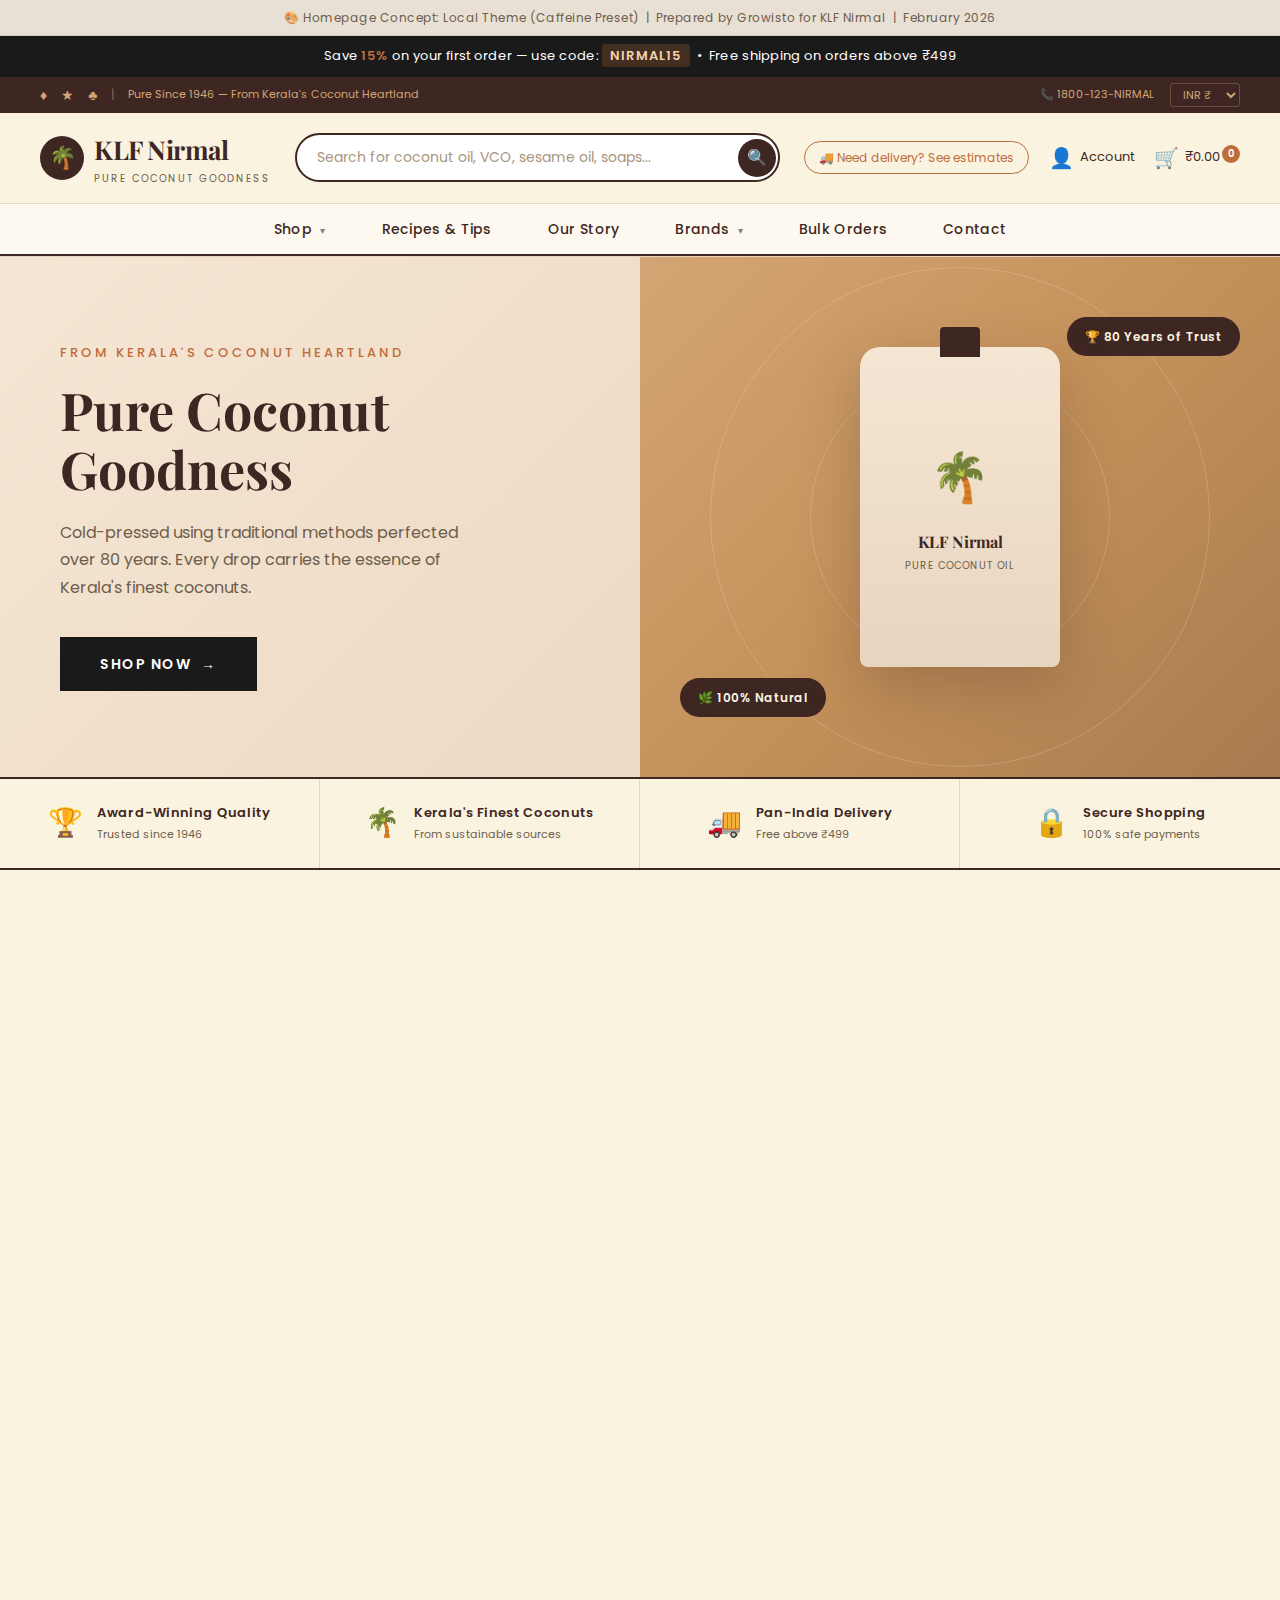
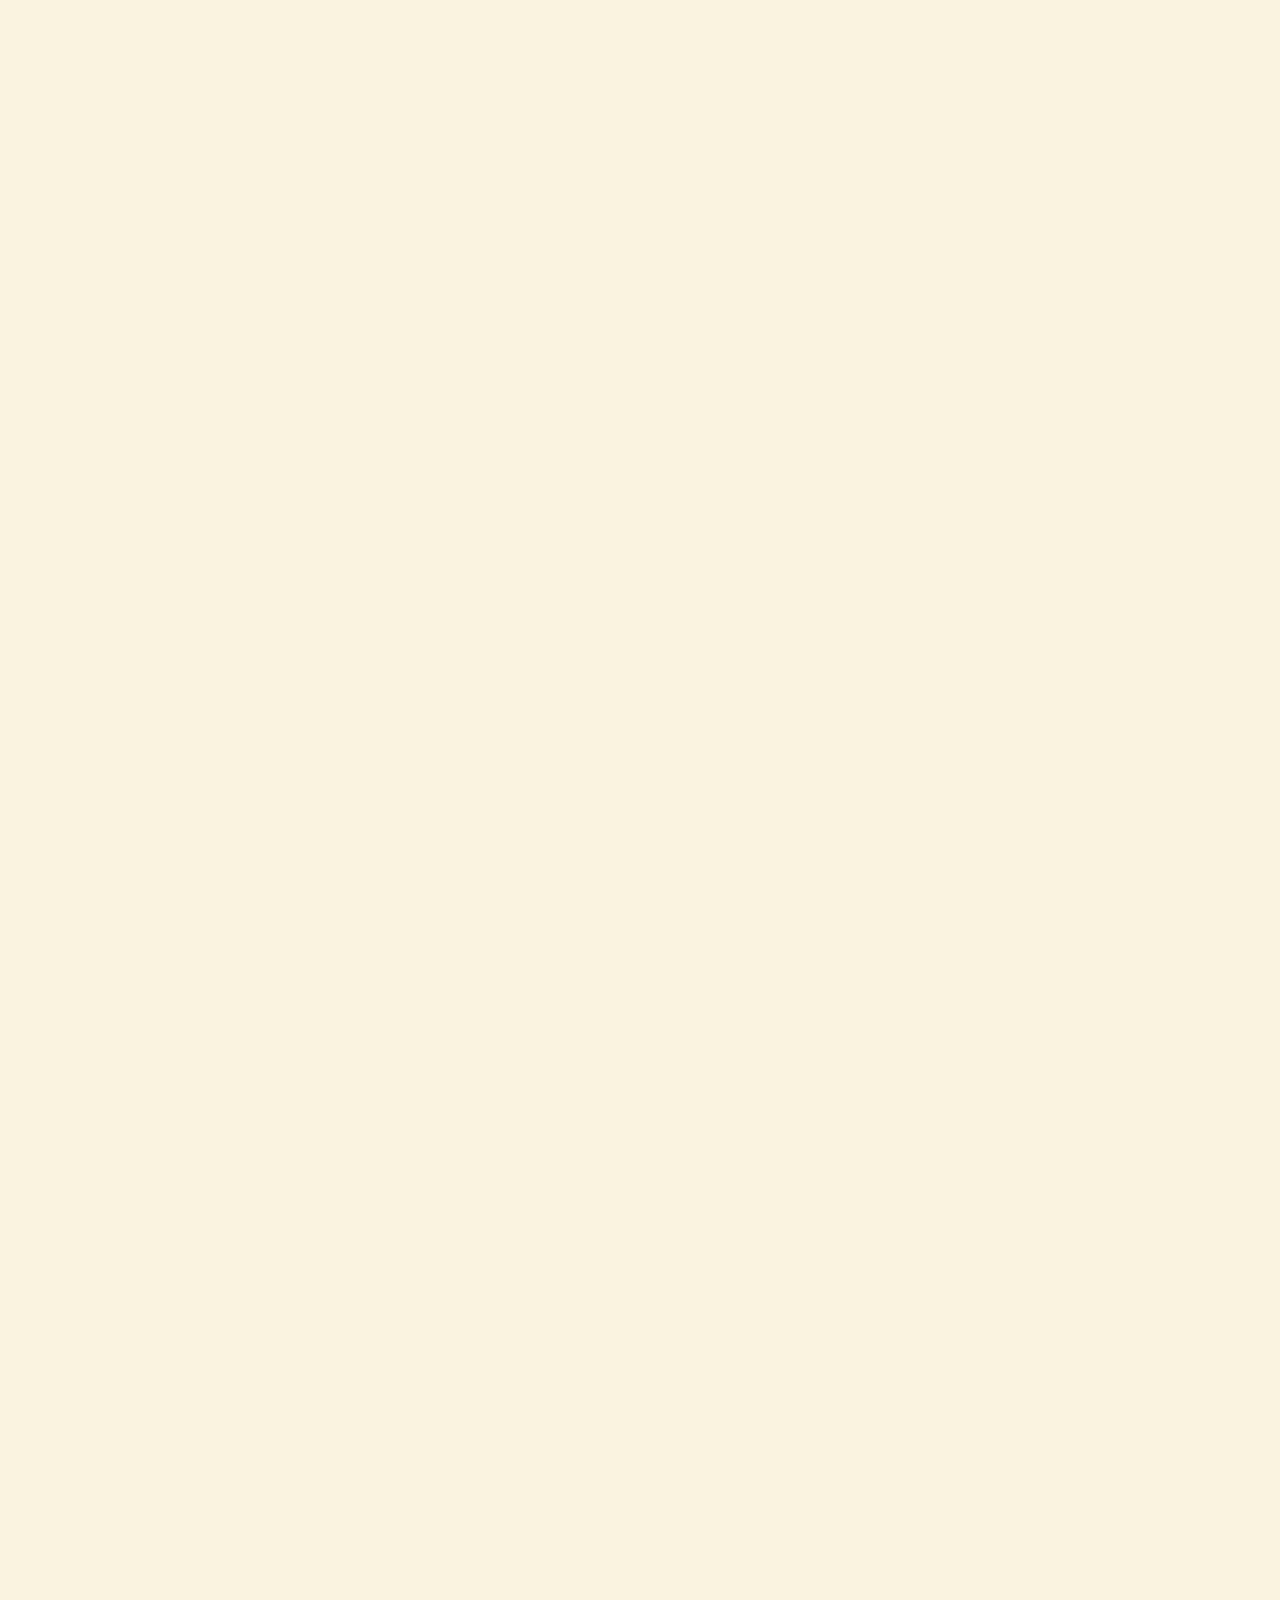
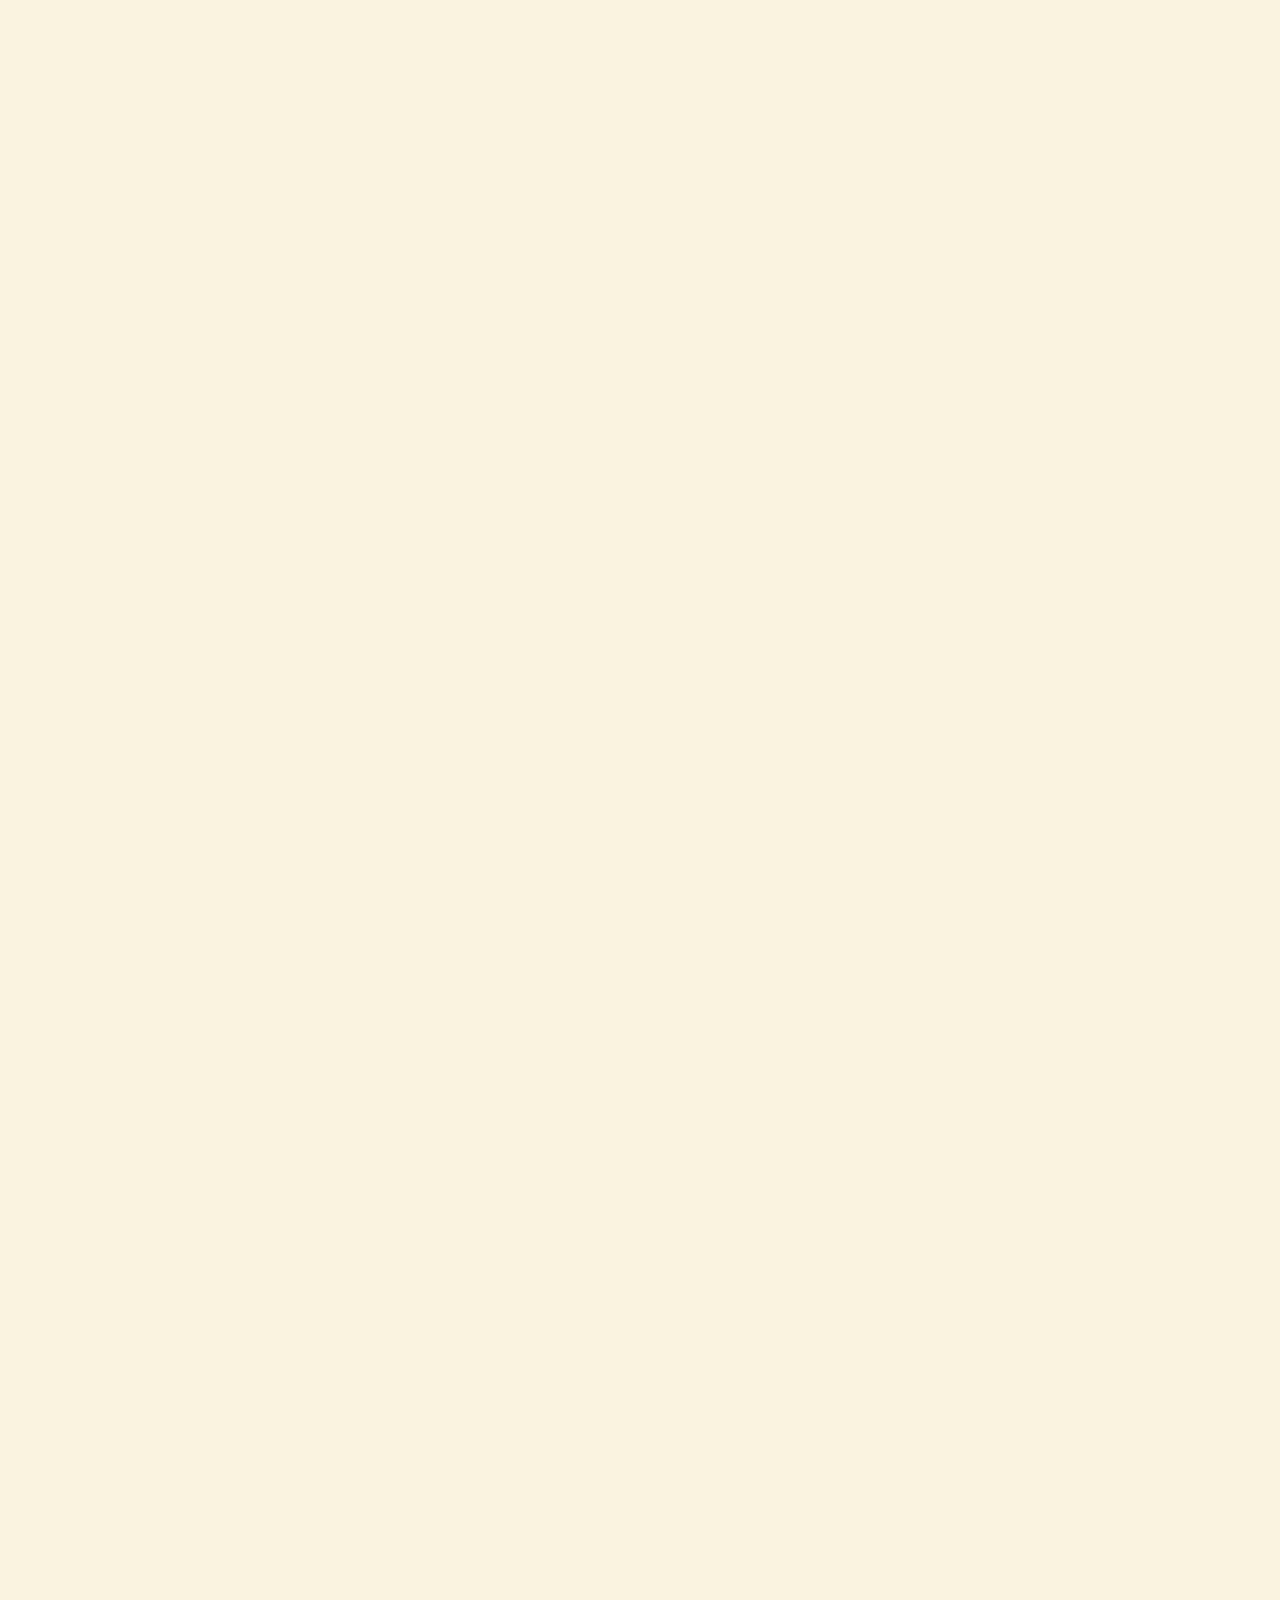
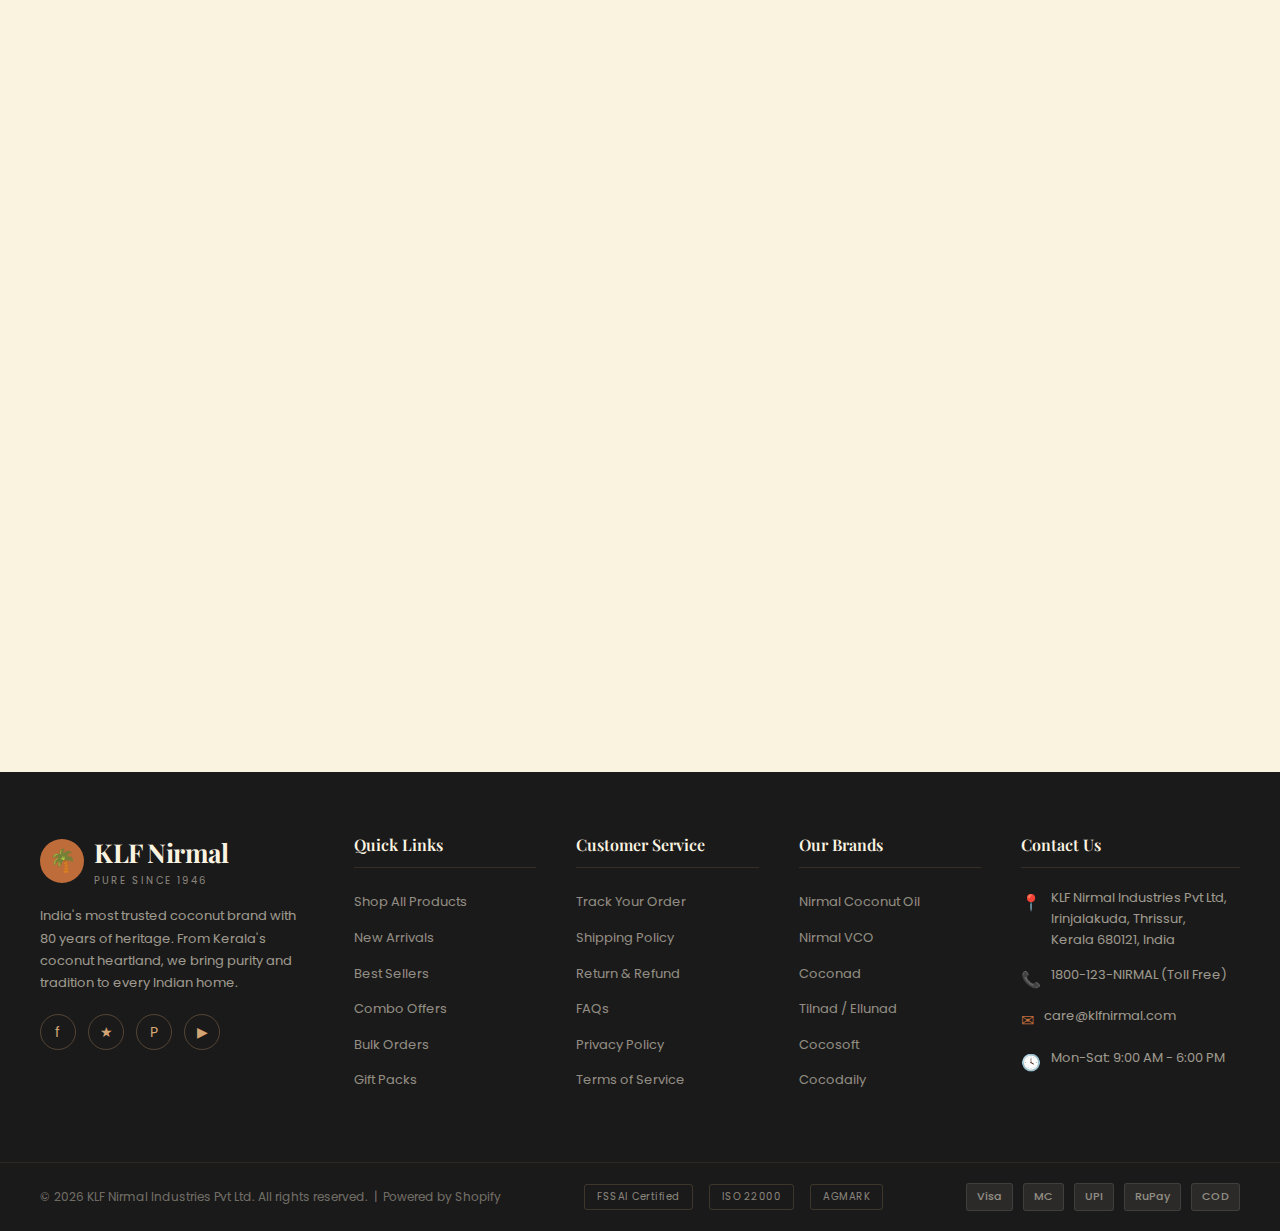
<file: mockups/local.html>
<!DOCTYPE html>
<html lang="en">
<head>
<meta charset="UTF-8">
<meta name="viewport" content="width=device-width, initial-scale=1.0">
<title>KLF Nirmal — Pure Since 1946 | Local Theme Concept</title>
<link href="https://fonts.googleapis.com/css2?family=Playfair+Display:ital,wght@0,400;0,500;0,600;0,700;1,400;1,500&family=Poppins:wght@300;400;500;600;700&display=swap" rel="stylesheet">
<style>
/* ========== RESET & BASE ========== */
*, *::before, *::after { margin: 0; padding: 0; box-sizing: border-box; }
html { scroll-behavior: smooth; font-size: 16px; }
body { font-family: 'Poppins', sans-serif; color: #1A1A1A; background: #FAF3E0; line-height: 1.6; overflow-x: hidden; }
a { text-decoration: none; color: inherit; transition: color 0.3s; }
img { max-width: 100%; display: block; }
button { cursor: pointer; border: none; font-family: inherit; }
ul { list-style: none; }

/* ========== CSS VARIABLES ========== */
:root {
  --brown: #3E2723;
  --cream: #FAF3E0;
  --copper: #BF6C3B;
  --dark: #1A1A1A;
  --warm-bg: #F5E6D3;
  --warm-light: #FDF8F0;
  --warm-border: #D4A574;
  --text-muted: #6D5D4B;
  --shadow: 0 2px 12px rgba(62,39,35,0.08);
  --shadow-hover: 0 8px 30px rgba(62,39,35,0.15);
  --radius: 6px;
  --transition: 0.3s ease;
}

/* ========== MOCKUP BANNER ========== */
.mockup-banner {
  background: #E8E0D4;
  text-align: center;
  padding: 8px 16px;
  font-size: 12px;
  color: #6D5D4B;
  letter-spacing: 0.5px;
  border-bottom: 1px solid #D4C8B8;
}

/* ========== ANNOUNCEMENT BAR ========== */
.announcement-bar {
  background: var(--dark);
  color: #fff;
  text-align: center;
  padding: 10px 16px;
  font-size: 13px;
  font-weight: 400;
  letter-spacing: 0.3px;
}
.announcement-bar strong { color: var(--copper); font-weight: 600; }
.announcement-bar code {
  background: rgba(191,108,59,0.25);
  padding: 2px 8px;
  border-radius: 3px;
  font-family: 'Poppins', sans-serif;
  font-weight: 600;
  color: #F5D0A9;
  letter-spacing: 1px;
}

/* ========== TOP BAR ========== */
.top-bar {
  background: var(--brown);
  color: #D4A574;
  display: flex;
  justify-content: space-between;
  align-items: center;
  padding: 6px 40px;
  font-size: 12px;
}
.top-bar-left { display: flex; align-items: center; gap: 14px; }
.top-bar-left a { color: #D4A574; font-size: 14px; transition: color 0.3s; }
.top-bar-left a:hover { color: #FAF3E0; }
.top-bar-right { display: flex; align-items: center; gap: 16px; }
.currency-select {
  background: transparent;
  border: 1px solid rgba(212,165,116,0.3);
  color: #D4A574;
  padding: 2px 8px;
  border-radius: 3px;
  font-size: 11px;
  font-family: 'Poppins', sans-serif;
  cursor: pointer;
}

/* ========== HEADER ========== */
.site-header {
  background: var(--cream);
  border-bottom: 1px solid #E8D5C0;
  position: sticky;
  top: 0;
  z-index: 1000;
}
.header-main {
  display: flex;
  align-items: center;
  padding: 16px 40px;
  gap: 24px;
}
.logo {
  display: flex;
  align-items: center;
  gap: 10px;
  flex-shrink: 0;
}
.logo-icon {
  width: 44px;
  height: 44px;
  background: var(--brown);
  border-radius: 50%;
  display: flex;
  align-items: center;
  justify-content: center;
  color: #D4A574;
  font-size: 22px;
}
.logo-text {
  font-family: 'Playfair Display', serif;
  font-size: 26px;
  font-weight: 700;
  color: var(--brown);
  letter-spacing: -0.5px;
}
.logo-text span { display: block; font-size: 10px; font-family: 'Poppins', sans-serif; font-weight: 400; color: var(--text-muted); letter-spacing: 2px; text-transform: uppercase; }

/* Large search bar - LOCAL THEME signature */
.header-search {
  flex: 1;
  max-width: 520px;
  position: relative;
}
.header-search input {
  width: 100%;
  padding: 12px 48px 12px 20px;
  border: 2px solid var(--brown);
  border-radius: 50px;
  font-size: 14px;
  font-family: 'Poppins', sans-serif;
  background: #fff;
  color: var(--dark);
  transition: border-color 0.3s, box-shadow 0.3s;
}
.header-search input::placeholder { color: #A89580; }
.header-search input:focus { outline: none; border-color: var(--copper); box-shadow: 0 0 0 3px rgba(191,108,59,0.15); }
.header-search-btn {
  position: absolute;
  right: 4px;
  top: 50%;
  transform: translateY(-50%);
  background: var(--brown);
  color: var(--cream);
  border: none;
  width: 38px;
  height: 38px;
  border-radius: 50%;
  font-size: 16px;
  display: flex;
  align-items: center;
  justify-content: center;
  transition: background 0.3s;
}
.header-search-btn:hover { background: var(--copper); }

.header-actions {
  display: flex;
  align-items: center;
  gap: 20px;
  flex-shrink: 0;
}
.header-action-link {
  display: flex;
  align-items: center;
  gap: 6px;
  font-size: 13px;
  color: var(--brown);
  transition: color 0.3s;
}
.header-action-link:hover { color: var(--copper); }
.header-action-link .icon { font-size: 20px; }
.cart-count {
  background: var(--copper);
  color: #fff;
  font-size: 10px;
  font-weight: 600;
  width: 18px;
  height: 18px;
  border-radius: 50%;
  display: flex;
  align-items: center;
  justify-content: center;
  margin-left: -4px;
  margin-top: -8px;
}
.delivery-link {
  display: flex;
  align-items: center;
  gap: 6px;
  font-size: 12px;
  color: var(--copper);
  border: 1px solid var(--copper);
  padding: 6px 14px;
  border-radius: 50px;
  transition: all 0.3s;
  white-space: nowrap;
}
.delivery-link:hover { background: var(--copper); color: #fff; }

/* Navigation */
.nav-bar {
  background: var(--warm-light);
  border-top: 1px solid #E8D5C0;
  border-bottom: 2px solid var(--brown);
}
.nav-inner {
  display: flex;
  justify-content: center;
  align-items: center;
  padding: 0 40px;
  gap: 0;
}
.nav-link {
  padding: 14px 28px;
  font-size: 14px;
  font-weight: 500;
  color: var(--brown);
  letter-spacing: 0.3px;
  transition: all 0.3s;
  position: relative;
}
.nav-link:hover { color: var(--copper); background: rgba(191,108,59,0.06); }
.nav-link::after {
  content: '';
  position: absolute;
  bottom: 0;
  left: 50%;
  transform: translateX(-50%);
  width: 0;
  height: 2px;
  background: var(--copper);
  transition: width 0.3s;
}
.nav-link:hover::after { width: 60%; }
.nav-dropdown { font-size: 10px; margin-left: 4px; opacity: 0.6; }

/* ========== HERO SECTION ========== */
.hero {
  display: grid;
  grid-template-columns: 1fr 1fr;
  min-height: 520px;
  overflow: hidden;
}
.hero-text {
  background: linear-gradient(135deg, var(--warm-bg) 0%, #EDD9C4 100%);
  padding: 80px 60px;
  display: flex;
  flex-direction: column;
  justify-content: center;
}
.hero-subtitle {
  font-size: 13px;
  letter-spacing: 3px;
  text-transform: uppercase;
  color: var(--copper);
  margin-bottom: 16px;
  font-weight: 500;
}
.hero-title {
  font-family: 'Playfair Display', serif;
  font-size: 52px;
  font-weight: 700;
  color: var(--brown);
  line-height: 1.15;
  margin-bottom: 20px;
}
.hero-desc {
  font-size: 16px;
  color: var(--text-muted);
  margin-bottom: 36px;
  max-width: 420px;
  line-height: 1.7;
}
.btn-shop-now {
  display: inline-flex;
  align-items: center;
  gap: 10px;
  background: var(--dark);
  color: #fff;
  padding: 16px 40px;
  font-size: 14px;
  font-weight: 600;
  letter-spacing: 1.5px;
  text-transform: uppercase;
  border-radius: 0;
  transition: all 0.3s;
  width: fit-content;
}
.btn-shop-now:hover { background: var(--brown); transform: translateY(-2px); box-shadow: 0 6px 20px rgba(26,26,26,0.3); }
.btn-shop-now .arrow { transition: transform 0.3s; }
.btn-shop-now:hover .arrow { transform: translateX(4px); }
.hero-image {
  background: linear-gradient(135deg, #D4A574 0%, #C4915A 50%, #A87B4F 100%);
  display: flex;
  align-items: center;
  justify-content: center;
  position: relative;
  overflow: hidden;
}
.hero-product-display {
  text-align: center;
  position: relative;
  z-index: 2;
}
.hero-product-bottle {
  width: 200px;
  height: 320px;
  background: linear-gradient(180deg, #F5E6D3, #E8D5C0);
  border-radius: 20px 20px 8px 8px;
  margin: 0 auto 20px;
  display: flex;
  flex-direction: column;
  align-items: center;
  justify-content: center;
  box-shadow: 0 20px 60px rgba(62,39,35,0.25);
  position: relative;
}
.hero-product-bottle::before {
  content: '';
  position: absolute;
  top: -20px;
  left: 50%;
  transform: translateX(-50%);
  width: 40px;
  height: 30px;
  background: var(--brown);
  border-radius: 4px 4px 0 0;
}
.hero-bottle-label {
  font-family: 'Playfair Display', serif;
  font-size: 16px;
  color: var(--brown);
  font-weight: 700;
}
.hero-bottle-sub {
  font-size: 10px;
  color: var(--text-muted);
  letter-spacing: 1px;
  text-transform: uppercase;
  margin-top: 4px;
}
.hero-bottle-icon {
  font-size: 48px;
  margin-bottom: 12px;
}
.hero-float-badge {
  position: absolute;
  background: var(--brown);
  color: var(--cream);
  padding: 10px 18px;
  border-radius: 50px;
  font-size: 12px;
  font-weight: 600;
  letter-spacing: 0.5px;
}
.hero-float-badge.top-right { top: 60px; right: 40px; }
.hero-float-badge.bottom-left { bottom: 60px; left: 40px; }
.hero-bg-circle {
  position: absolute;
  width: 500px;
  height: 500px;
  border-radius: 50%;
  border: 1px solid rgba(250,243,224,0.2);
  top: 50%;
  left: 50%;
  transform: translate(-50%, -50%);
}
.hero-bg-circle.sm { width: 300px; height: 300px; }

/* ========== TRUST STRIP ========== */
.trust-strip {
  display: grid;
  grid-template-columns: repeat(4, 1fr);
  border-top: 2px solid var(--brown);
  border-bottom: 2px solid var(--brown);
  background: var(--cream);
}
.trust-item {
  display: flex;
  align-items: center;
  justify-content: center;
  gap: 14px;
  padding: 22px 20px;
  border-right: 1px solid #E8D5C0;
  transition: background 0.3s;
}
.trust-item:last-child { border-right: none; }
.trust-item:hover { background: var(--warm-bg); }
.trust-icon { font-size: 28px; flex-shrink: 0; }
.trust-text { font-size: 13px; font-weight: 600; color: var(--brown); letter-spacing: 0.3px; }
.trust-sub { font-size: 11px; color: var(--text-muted); font-weight: 400; margin-top: 2px; }

/* ========== SECTION HEADERS ========== */
.section { padding: 70px 40px; }
.section-header {
  text-align: center;
  margin-bottom: 48px;
}
.section-label {
  font-size: 12px;
  letter-spacing: 3px;
  text-transform: uppercase;
  color: var(--copper);
  font-weight: 500;
  margin-bottom: 10px;
}
.section-title {
  font-family: 'Playfair Display', serif;
  font-size: 36px;
  font-weight: 700;
  color: var(--brown);
  margin-bottom: 12px;
}
.section-divider {
  width: 60px;
  height: 2px;
  background: var(--copper);
  margin: 0 auto;
}

/* ========== SHOP BY BRAND ========== */
.brands-section { background: var(--warm-light); }
.brands-grid {
  display: grid;
  grid-template-columns: repeat(6, 1fr);
  gap: 24px;
}
.brand-card {
  background: var(--cream);
  border: 2px solid #E8D5C0;
  border-radius: var(--radius);
  padding: 30px 20px;
  text-align: center;
  transition: all 0.3s;
  cursor: pointer;
}
.brand-card:hover { border-color: var(--copper); transform: translateY(-4px); box-shadow: var(--shadow-hover); }
.brand-logo-circle {
  width: 80px;
  height: 80px;
  border-radius: 50%;
  margin: 0 auto 16px;
  display: flex;
  align-items: center;
  justify-content: center;
  font-size: 32px;
}
.brand-card:nth-child(1) .brand-logo-circle { background: #E8F5E9; }
.brand-card:nth-child(2) .brand-logo-circle { background: #FFF8E1; }
.brand-card:nth-child(3) .brand-logo-circle { background: #FBE9E7; }
.brand-card:nth-child(4) .brand-logo-circle { background: #E0F2F1; }
.brand-card:nth-child(5) .brand-logo-circle { background: #F3E5F5; }
.brand-card:nth-child(6) .brand-logo-circle { background: #E3F2FD; }
.brand-name {
  font-family: 'Playfair Display', serif;
  font-size: 16px;
  font-weight: 600;
  color: var(--brown);
  margin-bottom: 6px;
}
.brand-desc {
  font-size: 11px;
  color: var(--text-muted);
  margin-bottom: 12px;
}
.brand-link {
  font-size: 12px;
  color: var(--copper);
  font-weight: 500;
  display: inline-flex;
  align-items: center;
  gap: 4px;
  transition: gap 0.3s;
}
.brand-card:hover .brand-link { gap: 8px; }

/* ========== BEST SELLERS ========== */
.bestsellers-section { background: var(--cream); }
.products-grid {
  display: grid;
  grid-template-columns: repeat(4, 1fr);
  gap: 24px;
}
.product-card {
  background: #fff;
  border: 2px solid var(--brown);
  border-radius: var(--radius);
  overflow: hidden;
  transition: all 0.3s;
  position: relative;
}
.product-card:hover { transform: translateY(-4px); box-shadow: var(--shadow-hover); }
.product-badge {
  position: absolute;
  top: 12px;
  left: 12px;
  padding: 4px 12px;
  font-size: 10px;
  font-weight: 700;
  letter-spacing: 1px;
  text-transform: uppercase;
  border-radius: 3px;
  z-index: 5;
}
.badge-sale { background: #C62828; color: #fff; }
.badge-popular { background: var(--copper); color: #fff; }
.badge-discount { background: var(--brown); color: var(--cream); }
.product-image-wrap {
  position: relative;
  background: linear-gradient(135deg, #F5E6D3, #EDD9C4);
  padding: 40px 20px;
  text-align: center;
  overflow: hidden;
  height: 260px;
  display: flex;
  align-items: center;
  justify-content: center;
}
.product-icon-large { font-size: 80px; opacity: 0.9; }
.product-quick-buy {
  position: absolute;
  bottom: 0;
  left: 0;
  right: 0;
  background: var(--dark);
  color: #fff;
  padding: 12px;
  text-align: center;
  font-size: 12px;
  font-weight: 600;
  letter-spacing: 1px;
  text-transform: uppercase;
  transform: translateY(100%);
  transition: transform 0.3s;
}
.product-card:hover .product-quick-buy { transform: translateY(0); }

/* Nutritional info on hover */
.nutrition-overlay {
  position: absolute;
  top: 12px;
  right: 12px;
  background: rgba(62,39,35,0.92);
  color: var(--cream);
  padding: 12px 14px;
  border-radius: var(--radius);
  font-size: 10px;
  line-height: 1.8;
  opacity: 0;
  transform: translateY(-8px);
  transition: all 0.3s;
  z-index: 6;
  pointer-events: none;
}
.product-card:hover .nutrition-overlay { opacity: 1; transform: translateY(0); }
.nutrition-overlay .nut-title {
  font-weight: 600;
  font-size: 11px;
  border-bottom: 1px solid rgba(212,165,116,0.3);
  padding-bottom: 4px;
  margin-bottom: 4px;
  letter-spacing: 0.5px;
}

.product-info {
  padding: 18px;
}
.product-brand-tag {
  font-size: 10px;
  letter-spacing: 1.5px;
  text-transform: uppercase;
  color: var(--copper);
  font-weight: 500;
  margin-bottom: 6px;
}
.product-name {
  font-family: 'Playfair Display', serif;
  font-size: 16px;
  font-weight: 600;
  color: var(--brown);
  margin-bottom: 8px;
  line-height: 1.3;
}
.product-rating {
  display: flex;
  align-items: center;
  gap: 6px;
  margin-bottom: 10px;
}
.stars { color: #E8A04A; font-size: 13px; letter-spacing: 1px; }
.rating-count { font-size: 11px; color: var(--text-muted); }
.product-price {
  display: flex;
  align-items: center;
  gap: 10px;
  margin-bottom: 12px;
}
.price-current {
  font-size: 20px;
  font-weight: 700;
  color: var(--brown);
}
.price-original {
  font-size: 14px;
  color: #A89580;
  text-decoration: line-through;
}
.price-discount {
  font-size: 11px;
  color: #C62828;
  font-weight: 600;
  background: #FFEBEE;
  padding: 2px 8px;
  border-radius: 3px;
}
.product-sizes {
  display: flex;
  gap: 6px;
  margin-bottom: 14px;
  flex-wrap: wrap;
}
.size-option {
  padding: 4px 12px;
  border: 1px solid #D4C8B8;
  border-radius: 3px;
  font-size: 11px;
  color: var(--text-muted);
  cursor: pointer;
  transition: all 0.2s;
}
.size-option.active, .size-option:hover { border-color: var(--brown); color: var(--brown); background: var(--warm-bg); }
.btn-add-cart {
  width: 100%;
  padding: 12px;
  background: var(--cream);
  border: 2px solid var(--brown);
  color: var(--brown);
  font-size: 12px;
  font-weight: 600;
  letter-spacing: 1px;
  text-transform: uppercase;
  border-radius: 0;
  transition: all 0.3s;
}
.btn-add-cart:hover { background: var(--brown); color: var(--cream); }

/* ========== RECIPES SECTION ========== */
.recipes-section { background: var(--warm-bg); }
.recipes-grid {
  display: grid;
  grid-template-columns: repeat(3, 1fr);
  gap: 28px;
}
.recipe-card {
  background: #fff;
  border-radius: var(--radius);
  overflow: hidden;
  border: 1px solid #E8D5C0;
  transition: all 0.3s;
  cursor: pointer;
}
.recipe-card:hover { transform: translateY(-4px); box-shadow: var(--shadow-hover); }
.recipe-image {
  height: 220px;
  display: flex;
  align-items: center;
  justify-content: center;
  font-size: 64px;
  position: relative;
}
.recipe-card:nth-child(1) .recipe-image { background: linear-gradient(135deg, #E8F5E9, #C8E6C9); }
.recipe-card:nth-child(2) .recipe-image { background: linear-gradient(135deg, #FFF8E1, #FFECB3); }
.recipe-card:nth-child(3) .recipe-image { background: linear-gradient(135deg, #FBE9E7, #FFCCBC); }
.recipe-tag {
  position: absolute;
  bottom: 12px;
  left: 12px;
  background: var(--brown);
  color: var(--cream);
  padding: 4px 12px;
  font-size: 10px;
  font-weight: 600;
  letter-spacing: 1px;
  text-transform: uppercase;
  border-radius: 3px;
}
.recipe-content { padding: 24px; }
.recipe-title {
  font-family: 'Playfair Display', serif;
  font-size: 18px;
  font-weight: 600;
  color: var(--brown);
  margin-bottom: 8px;
}
.recipe-desc { font-size: 13px; color: var(--text-muted); margin-bottom: 14px; line-height: 1.6; }
.recipe-link {
  font-size: 13px;
  color: var(--copper);
  font-weight: 500;
  display: inline-flex;
  align-items: center;
  gap: 6px;
  transition: gap 0.3s;
}
.recipe-card:hover .recipe-link { gap: 10px; }

/* ========== CATEGORY GRID ========== */
.categories-section { background: var(--cream); }
.categories-grid {
  display: grid;
  grid-template-columns: repeat(4, 1fr);
  gap: 20px;
}
.category-card {
  background: var(--warm-light);
  border: 2px solid #E8D5C0;
  border-radius: 8px;
  padding: 32px 20px;
  text-align: center;
  transition: all 0.3s;
  cursor: pointer;
  position: relative;
  overflow: hidden;
}
.category-card:hover { border-color: var(--copper); background: #fff; transform: translateY(-3px); box-shadow: var(--shadow); }
.category-icon { font-size: 40px; margin-bottom: 14px; }
.category-name {
  font-family: 'Playfair Display', serif;
  font-size: 16px;
  font-weight: 600;
  color: var(--brown);
  margin-bottom: 4px;
}
.category-count { font-size: 11px; color: var(--text-muted); }
.category-arrow {
  position: absolute;
  bottom: 12px;
  right: 14px;
  font-size: 16px;
  color: var(--copper);
  opacity: 0;
  transform: translateX(-6px);
  transition: all 0.3s;
}
.category-card:hover .category-arrow { opacity: 1; transform: translateX(0); }

/* ========== HERITAGE SECTION ========== */
.heritage-section {
  background: var(--brown);
  color: var(--cream);
  position: relative;
  overflow: hidden;
}
.heritage-section::before {
  content: '';
  position: absolute;
  top: 0;
  left: 0;
  right: 0;
  bottom: 0;
  background: url("data:image/svg+xml,%3Csvg width='60' height='60' viewBox='0 0 60 60' xmlns='http://www.w3.org/2000/svg'%3E%3Cpath d='M30 0L60 30L30 60L0 30Z' fill='none' stroke='rgba(212,165,116,0.06)' stroke-width='1'/%3E%3C/svg%3E");
  pointer-events: none;
}
.heritage-content { position: relative; z-index: 2; }
.heritage-section .section-label { color: #D4A574; }
.heritage-section .section-title { color: var(--cream); }
.heritage-section .section-divider { background: #D4A574; }
.timeline {
  display: grid;
  grid-template-columns: repeat(4, 1fr);
  gap: 0;
  margin-top: 48px;
  position: relative;
}
.timeline::before {
  content: '';
  position: absolute;
  top: 28px;
  left: 10%;
  right: 10%;
  height: 2px;
  background: rgba(212,165,116,0.3);
}
.timeline-item { text-align: center; position: relative; }
.timeline-dot {
  width: 56px;
  height: 56px;
  border-radius: 50%;
  background: var(--copper);
  color: var(--cream);
  display: flex;
  align-items: center;
  justify-content: center;
  font-size: 20px;
  margin: 0 auto 18px;
  position: relative;
  z-index: 2;
  box-shadow: 0 0 0 6px rgba(191,108,59,0.2);
}
.timeline-year {
  font-family: 'Playfair Display', serif;
  font-size: 28px;
  font-weight: 700;
  color: #D4A574;
  margin-bottom: 6px;
}
.timeline-event {
  font-size: 14px;
  color: rgba(250,243,224,0.8);
  max-width: 180px;
  margin: 0 auto;
  line-height: 1.5;
}

/* ========== TESTIMONIALS ========== */
.testimonials-section { background: var(--warm-light); }
.testimonials-grid {
  display: grid;
  grid-template-columns: repeat(3, 1fr);
  gap: 28px;
}
.testimonial-card {
  background: #fff;
  border: 1px solid #E8D5C0;
  border-radius: var(--radius);
  padding: 32px;
  transition: all 0.3s;
  position: relative;
}
.testimonial-card:hover { box-shadow: var(--shadow-hover); transform: translateY(-3px); }
.testimonial-quote {
  font-size: 48px;
  color: var(--copper);
  opacity: 0.3;
  font-family: 'Playfair Display', serif;
  line-height: 1;
  margin-bottom: 8px;
}
.testimonial-text {
  font-size: 14px;
  color: var(--text-muted);
  line-height: 1.8;
  margin-bottom: 20px;
  font-style: italic;
}
.testimonial-stars { color: #E8A04A; font-size: 14px; margin-bottom: 14px; letter-spacing: 2px; }
.testimonial-author {
  display: flex;
  align-items: center;
  gap: 12px;
}
.testimonial-avatar {
  width: 44px;
  height: 44px;
  border-radius: 50%;
  background: var(--warm-bg);
  display: flex;
  align-items: center;
  justify-content: center;
  font-size: 18px;
  font-weight: 600;
  color: var(--brown);
  font-family: 'Playfair Display', serif;
}
.testimonial-name { font-size: 14px; font-weight: 600; color: var(--brown); }
.testimonial-location { font-size: 11px; color: var(--text-muted); }
.testimonial-verified {
  font-size: 10px;
  color: #2E7D32;
  display: flex;
  align-items: center;
  gap: 4px;
  margin-top: 2px;
}

/* ========== SUBSCRIBE & SAVE ========== */
.subscribe-section {
  background: linear-gradient(135deg, var(--copper) 0%, #A0612F 100%);
  color: #fff;
  text-align: center;
  padding: 60px 40px;
}
.subscribe-section .section-label { color: rgba(255,255,255,0.7); }
.subscribe-section .section-title { color: #fff; font-size: 32px; }
.subscribe-section .section-divider { background: rgba(255,255,255,0.4); }
.subscribe-desc { max-width: 500px; margin: 0 auto 32px; font-size: 15px; color: rgba(255,255,255,0.85); line-height: 1.7; }
.subscribe-perks {
  display: flex;
  justify-content: center;
  gap: 40px;
  margin-bottom: 32px;
  flex-wrap: wrap;
}
.subscribe-perk {
  display: flex;
  align-items: center;
  gap: 8px;
  font-size: 14px;
  font-weight: 500;
}
.subscribe-perk .icon { font-size: 20px; }
.btn-subscribe {
  background: #fff;
  color: var(--brown);
  padding: 16px 48px;
  font-size: 14px;
  font-weight: 600;
  letter-spacing: 1px;
  text-transform: uppercase;
  border-radius: 0;
  transition: all 0.3s;
}
.btn-subscribe:hover { background: var(--dark); color: #fff; transform: translateY(-2px); }

/* ========== NEWSLETTER ========== */
.newsletter-section {
  background: var(--cream);
  text-align: center;
  padding: 60px 40px;
  border-top: 2px solid var(--brown);
}
.newsletter-form {
  display: flex;
  max-width: 480px;
  margin: 0 auto;
  gap: 0;
}
.newsletter-input {
  flex: 1;
  padding: 14px 20px;
  border: 2px solid var(--brown);
  border-right: none;
  font-size: 14px;
  font-family: 'Poppins', sans-serif;
  background: #fff;
}
.newsletter-input::placeholder { color: #A89580; }
.newsletter-input:focus { outline: none; }
.newsletter-btn {
  padding: 14px 32px;
  background: var(--dark);
  color: #fff;
  font-size: 12px;
  font-weight: 600;
  letter-spacing: 1px;
  text-transform: uppercase;
  transition: background 0.3s;
}
.newsletter-btn:hover { background: var(--brown); }
.newsletter-note { font-size: 11px; color: var(--text-muted); margin-top: 12px; }

/* ========== FOOTER ========== */
.site-footer {
  background: var(--dark);
  color: rgba(250,243,224,0.7);
}
.footer-main {
  display: grid;
  grid-template-columns: 1.5fr 1fr 1fr 1fr 1.2fr;
  gap: 40px;
  padding: 60px 40px;
}
.footer-logo .logo-icon { background: var(--copper); color: var(--cream); }
.footer-logo .logo-text { color: var(--cream); }
.footer-logo .logo-text span { color: rgba(250,243,224,0.5); }
.footer-about { font-size: 13px; color: rgba(250,243,224,0.6); margin-top: 16px; line-height: 1.7; }
.footer-social { display: flex; gap: 12px; margin-top: 20px; }
.footer-social a {
  width: 36px;
  height: 36px;
  border-radius: 50%;
  border: 1px solid rgba(212,165,116,0.3);
  display: flex;
  align-items: center;
  justify-content: center;
  color: #D4A574;
  font-size: 14px;
  transition: all 0.3s;
}
.footer-social a:hover { background: var(--copper); border-color: var(--copper); color: #fff; }
.footer-heading {
  font-family: 'Playfair Display', serif;
  font-size: 16px;
  font-weight: 600;
  color: var(--cream);
  margin-bottom: 20px;
  padding-bottom: 10px;
  border-bottom: 1px solid rgba(212,165,116,0.15);
}
.footer-links li { margin-bottom: 10px; }
.footer-links a { font-size: 13px; color: rgba(250,243,224,0.55); transition: color 0.3s; }
.footer-links a:hover { color: var(--copper); }
.footer-contact-item {
  display: flex;
  align-items: flex-start;
  gap: 10px;
  margin-bottom: 14px;
  font-size: 13px;
  color: rgba(250,243,224,0.6);
}
.footer-contact-item .icon { color: var(--copper); font-size: 16px; margin-top: 2px; }
.footer-bottom {
  border-top: 1px solid rgba(212,165,116,0.1);
  padding: 20px 40px;
  display: flex;
  justify-content: space-between;
  align-items: center;
  flex-wrap: wrap;
  gap: 16px;
}
.footer-bottom-left { font-size: 12px; color: rgba(250,243,224,0.4); }
.footer-certifications {
  display: flex;
  align-items: center;
  gap: 16px;
}
.footer-cert {
  padding: 4px 12px;
  border: 1px solid rgba(212,165,116,0.2);
  border-radius: 3px;
  font-size: 10px;
  color: rgba(250,243,224,0.5);
  letter-spacing: 0.5px;
}
.footer-payments {
  display: flex;
  align-items: center;
  gap: 10px;
}
.payment-icon {
  background: rgba(250,243,224,0.08);
  border: 1px solid rgba(250,243,224,0.1);
  padding: 4px 10px;
  border-radius: 3px;
  font-size: 11px;
  color: rgba(250,243,224,0.5);
  font-weight: 500;
}

/* ========== MOBILE NAV TOGGLE ========== */
.mobile-menu-btn {
  display: none;
  background: none;
  border: none;
  font-size: 24px;
  color: var(--brown);
  cursor: pointer;
  padding: 8px;
}

/* ========== SCROLL TO TOP ========== */
.scroll-top {
  position: fixed;
  bottom: 30px;
  right: 30px;
  width: 48px;
  height: 48px;
  background: var(--brown);
  color: var(--cream);
  border: none;
  border-radius: 50%;
  font-size: 20px;
  display: flex;
  align-items: center;
  justify-content: center;
  box-shadow: 0 4px 16px rgba(62,39,35,0.3);
  opacity: 0;
  visibility: hidden;
  transition: all 0.3s;
  z-index: 999;
  cursor: pointer;
}
.scroll-top.visible { opacity: 1; visibility: visible; }
.scroll-top:hover { background: var(--copper); transform: translateY(-3px); }

/* ========== ANIMATIONS ========== */
.fade-in {
  opacity: 0;
  transform: translateY(24px);
  transition: opacity 0.6s ease, transform 0.6s ease;
}
.fade-in.visible { opacity: 1; transform: translateY(0); }
.fade-in-delay-1 { transition-delay: 0.1s; }
.fade-in-delay-2 { transition-delay: 0.2s; }
.fade-in-delay-3 { transition-delay: 0.3s; }

/* ========== RESPONSIVE ========== */
@media (max-width: 1024px) {
  .brands-grid { grid-template-columns: repeat(3, 1fr); }
  .products-grid { grid-template-columns: repeat(2, 1fr); }
  .footer-main { grid-template-columns: repeat(3, 1fr); }
  .hero-title { font-size: 40px; }
}

@media (max-width: 768px) {
  .top-bar { display: none; }
  .header-main { padding: 12px 16px; gap: 12px; flex-wrap: wrap; }
  .logo-text { font-size: 20px; }
  .logo-icon { width: 36px; height: 36px; font-size: 18px; }
  .header-search { order: 3; flex-basis: 100%; max-width: none; }
  .header-search input { padding: 10px 44px 10px 16px; font-size: 13px; }
  .header-search-btn { width: 34px; height: 34px; font-size: 14px; }
  .delivery-link { display: none; }
  .mobile-menu-btn { display: block; }
  .nav-bar { display: none; }
  .nav-bar.open { display: block; }
  .nav-inner { flex-direction: column; padding: 0; }
  .nav-link { padding: 14px 20px; text-align: left; width: 100%; border-bottom: 1px solid #E8D5C0; }
  .hero { grid-template-columns: 1fr; min-height: auto; }
  .hero-text { padding: 40px 20px; text-align: center; }
  .hero-title { font-size: 34px; }
  .hero-desc { margin: 0 auto 28px; font-size: 14px; }
  .btn-shop-now { margin: 0 auto; }
  .hero-image { height: 300px; }
  .hero-product-bottle { width: 140px; height: 220px; }
  .hero-bottle-icon { font-size: 32px; }
  .hero-float-badge { display: none; }
  .trust-strip { grid-template-columns: repeat(2, 1fr); }
  .trust-item { padding: 16px 12px; gap: 10px; }
  .trust-icon { font-size: 22px; }
  .trust-text { font-size: 11px; }
  .section { padding: 40px 16px; }
  .section-title { font-size: 26px; }
  .brands-grid { grid-template-columns: repeat(2, 1fr); gap: 12px; }
  .brand-card { padding: 20px 14px; }
  .brand-logo-circle { width: 56px; height: 56px; font-size: 24px; }
  .brand-name { font-size: 14px; }
  .products-grid { grid-template-columns: 1fr; gap: 16px; }
  .product-image-wrap { height: 220px; }
  .recipes-grid { grid-template-columns: 1fr; }
  .categories-grid { grid-template-columns: repeat(2, 1fr); gap: 12px; }
  .category-card { padding: 24px 14px; }
  .timeline { grid-template-columns: repeat(2, 1fr); gap: 32px; }
  .timeline::before { display: none; }
  .testimonials-grid { grid-template-columns: 1fr; }
  .subscribe-perks { flex-direction: column; gap: 16px; align-items: center; }
  .newsletter-form { flex-direction: column; gap: 0; }
  .newsletter-input { border-right: 2px solid var(--brown); border-bottom: none; }
  .footer-main { grid-template-columns: 1fr; gap: 28px; padding: 40px 16px; }
  .footer-bottom { flex-direction: column; text-align: center; padding: 16px; }
  .mockup-banner { font-size: 10px; padding: 6px 12px; }
}

@media (max-width: 480px) {
  .hero-title { font-size: 28px; }
  .brands-grid { grid-template-columns: 1fr 1fr; }
  .categories-grid { grid-template-columns: 1fr 1fr; }
  .trust-strip { grid-template-columns: 1fr 1fr; }
  .trust-sub { display: none; }
}
</style>
</head>
<body>

<!-- MOCKUP BANNER -->
<div class="mockup-banner">
  &#127912; Homepage Concept: Local Theme (Caffeine Preset) &nbsp;|&nbsp; Prepared by Growisto for KLF Nirmal &nbsp;|&nbsp; February 2026
</div>

<!-- ANNOUNCEMENT BAR -->
<div class="announcement-bar">
  Save <strong>15%</strong> on your first order &mdash; use code: <code>NIRMAL15</code> &nbsp;&bull;&nbsp; Free shipping on orders above &#8377;499
</div>

<!-- TOP BAR -->
<div class="top-bar">
  <div class="top-bar-left">
    <a href="#" title="Facebook">&#9830;</a>
    <a href="#" title="Instagram">&#9733;</a>
    <a href="#" title="Pinterest">&#9827;</a>
    <span style="opacity:0.5;">|</span>
    <span style="font-size:11px;">Pure Since 1946 &mdash; From Kerala's Coconut Heartland</span>
  </div>
  <div class="top-bar-right">
    <span style="font-size:11px;">&#128222; 1800-123-NIRMAL</span>
    <select class="currency-select">
      <option>INR &#8377;</option>
      <option>USD $</option>
    </select>
  </div>
</div>

<!-- HEADER -->
<header class="site-header">
  <div class="header-main">
    <a href="#" class="logo">
      <div class="logo-icon">&#127796;</div>
      <div class="logo-text">
        KLF Nirmal
        <span>Pure Coconut Goodness</span>
      </div>
    </a>

    <div class="header-search">
      <input type="text" placeholder="Search for coconut oil, VCO, sesame oil, soaps...">
      <button class="header-search-btn" aria-label="Search">&#128269;</button>
    </div>

    <div class="header-actions">
      <a href="#" class="delivery-link">
        &#128666; Need delivery? See estimates
      </a>
      <a href="#" class="header-action-link">
        <span class="icon">&#128100;</span>
        <span>Account</span>
      </a>
      <a href="#" class="header-action-link" style="position:relative;">
        <span class="icon">&#128722;</span>
        <span>&#8377;0.00</span>
        <span class="cart-count">0</span>
      </a>
      <button class="mobile-menu-btn" onclick="document.querySelector('.nav-bar').classList.toggle('open')" aria-label="Menu">&#9776;</button>
    </div>
  </div>

  <nav class="nav-bar" id="mainNav">
    <div class="nav-inner">
      <a href="#" class="nav-link">Shop <span class="nav-dropdown">&#9662;</span></a>
      <a href="#" class="nav-link">Recipes &amp; Tips</a>
      <a href="#" class="nav-link">Our Story</a>
      <a href="#" class="nav-link">Brands <span class="nav-dropdown">&#9662;</span></a>
      <a href="#" class="nav-link">Bulk Orders</a>
      <a href="#" class="nav-link">Contact</a>
    </div>
  </nav>
</header>

<!-- HERO SECTION -->
<section class="hero">
  <div class="hero-text">
    <div class="hero-subtitle">From Kerala's Coconut Heartland</div>
    <h1 class="hero-title">Pure Coconut<br>Goodness</h1>
    <p class="hero-desc">Cold-pressed using traditional methods perfected over 80 years. Every drop carries the essence of Kerala's finest coconuts.</p>
    <a href="#" class="btn-shop-now">
      Shop Now <span class="arrow">&rarr;</span>
    </a>
  </div>
  <div class="hero-image">
    <div class="hero-bg-circle"></div>
    <div class="hero-bg-circle sm"></div>
    <div class="hero-product-display">
      <div class="hero-product-bottle">
        <span class="hero-bottle-icon">&#127796;</span>
        <span class="hero-bottle-label">KLF Nirmal</span>
        <span class="hero-bottle-sub">Pure Coconut Oil</span>
      </div>
    </div>
    <div class="hero-float-badge top-right">&#127942; 80 Years of Trust</div>
    <div class="hero-float-badge bottom-left">&#127807; 100% Natural</div>
  </div>
</section>

<!-- TRUST STRIP -->
<div class="trust-strip">
  <div class="trust-item">
    <span class="trust-icon">&#127942;</span>
    <div>
      <div class="trust-text">Award-Winning Quality</div>
      <div class="trust-sub">Trusted since 1946</div>
    </div>
  </div>
  <div class="trust-item">
    <span class="trust-icon">&#127796;</span>
    <div>
      <div class="trust-text">Kerala's Finest Coconuts</div>
      <div class="trust-sub">From sustainable sources</div>
    </div>
  </div>
  <div class="trust-item">
    <span class="trust-icon">&#128666;</span>
    <div>
      <div class="trust-text">Pan-India Delivery</div>
      <div class="trust-sub">Free above &#8377;499</div>
    </div>
  </div>
  <div class="trust-item">
    <span class="trust-icon">&#128274;</span>
    <div>
      <div class="trust-text">Secure Shopping</div>
      <div class="trust-sub">100% safe payments</div>
    </div>
  </div>
</div>

<!-- SHOP BY BRAND -->
<section class="section brands-section fade-in">
  <div class="section-header">
    <div class="section-label">Our Family of Brands</div>
    <h2 class="section-title">Shop by Brand</h2>
    <div class="section-divider"></div>
  </div>
  <div class="brands-grid">
    <div class="brand-card">
      <div class="brand-logo-circle">&#129379;</div>
      <div class="brand-name">Coconad</div>
      <div class="brand-desc">Coconut Milk &amp; Cream</div>
      <span class="brand-link">View Products <span>&rarr;</span></span>
    </div>
    <div class="brand-card">
      <div class="brand-logo-circle">&#10024;</div>
      <div class="brand-name">Nirmal VCO</div>
      <div class="brand-desc">Virgin Coconut Oil</div>
      <span class="brand-link">View Products <span>&rarr;</span></span>
    </div>
    <div class="brand-card">
      <div class="brand-logo-circle">&#127793;</div>
      <div class="brand-name">Tilnad</div>
      <div class="brand-desc">Sesame Oil</div>
      <span class="brand-link">View Products <span>&rarr;</span></span>
    </div>
    <div class="brand-card">
      <div class="brand-logo-circle">&#127796;</div>
      <div class="brand-name">Nirmal</div>
      <div class="brand-desc">Pure Coconut Oil</div>
      <span class="brand-link">View Products <span>&rarr;</span></span>
    </div>
    <div class="brand-card">
      <div class="brand-logo-circle">&#128140;</div>
      <div class="brand-name">Cocosoft</div>
      <div class="brand-desc">Soaps &amp; Personal Care</div>
      <span class="brand-link">View Products <span>&rarr;</span></span>
    </div>
    <div class="brand-card">
      <div class="brand-logo-circle">&#127859;</div>
      <div class="brand-name">Cocodaily</div>
      <div class="brand-desc">Multi-Source Edible Oil</div>
      <span class="brand-link">View Products <span>&rarr;</span></span>
    </div>
  </div>
</section>

<!-- BEST SELLERS -->
<section class="section bestsellers-section fade-in">
  <div class="section-header">
    <div class="section-label">Most Loved Products</div>
    <h2 class="section-title">Best Sellers</h2>
    <div class="section-divider"></div>
  </div>
  <div class="products-grid">
    <!-- Product 1 -->
    <div class="product-card">
      <span class="product-badge badge-sale">Sale</span>
      <div class="product-image-wrap">
        <span class="product-icon-large">&#127796;</span>
        <div class="nutrition-overlay">
          <div class="nut-title">Nutritional Info (per 15ml)</div>
          <div>Calories: 120 kcal</div>
          <div>Total Fat: 14g</div>
          <div>Saturated Fat: 12g</div>
          <div>Lauric Acid: 6.5g</div>
          <div>Trans Fat: 0g</div>
        </div>
        <div class="product-quick-buy">Quick Buy</div>
      </div>
      <div class="product-info">
        <div class="product-brand-tag">Nirmal</div>
        <div class="product-name">Pure Coconut Oil 1L</div>
        <div class="product-rating">
          <span class="stars">&#9733;&#9733;&#9733;&#9733;&#9733;</span>
          <span class="rating-count">(1,247)</span>
        </div>
        <div class="product-price">
          <span class="price-current">&#8377;299</span>
          <span class="price-original">&#8377;399</span>
          <span class="price-discount">25% OFF</span>
        </div>
        <div class="product-sizes">
          <span class="size-option">200ml</span>
          <span class="size-option">500ml</span>
          <span class="size-option active">1L</span>
          <span class="size-option">5L</span>
        </div>
        <button class="btn-add-cart">Add to Cart</button>
      </div>
    </div>

    <!-- Product 2 -->
    <div class="product-card">
      <span class="product-badge badge-popular">Popular</span>
      <div class="product-image-wrap" style="background:linear-gradient(135deg,#E8F5E9,#C8E6C9);">
        <span class="product-icon-large">&#129379;</span>
        <div class="nutrition-overlay">
          <div class="nut-title">Nutritional Info (per 100ml)</div>
          <div>Calories: 197 kcal</div>
          <div>Total Fat: 21g</div>
          <div>Carbohydrates: 2.8g</div>
          <div>Protein: 2.0g</div>
          <div>Iron: 3.3mg</div>
        </div>
        <div class="product-quick-buy">Quick Buy</div>
      </div>
      <div class="product-info">
        <div class="product-brand-tag">Coconad</div>
        <div class="product-name">Coconut Milk 400ml</div>
        <div class="product-rating">
          <span class="stars">&#9733;&#9733;&#9733;&#9733;&#9734;</span>
          <span class="rating-count">(856)</span>
        </div>
        <div class="product-price">
          <span class="price-current">&#8377;149</span>
        </div>
        <div class="product-sizes">
          <span class="size-option">200ml</span>
          <span class="size-option active">400ml</span>
        </div>
        <button class="btn-add-cart">Add to Cart</button>
      </div>
    </div>

    <!-- Product 3 -->
    <div class="product-card">
      <span class="product-badge badge-discount">25% Off</span>
      <div class="product-image-wrap" style="background:linear-gradient(135deg,#FFF8E1,#FFECB3);">
        <span class="product-icon-large">&#10024;</span>
        <div class="nutrition-overlay">
          <div class="nut-title">Nutritional Info (per 15ml)</div>
          <div>Calories: 120 kcal</div>
          <div>Total Fat: 14g</div>
          <div>MCT Content: 62%</div>
          <div>Lauric Acid: 48%</div>
          <div>No Cholesterol</div>
        </div>
        <div class="product-quick-buy">Quick Buy</div>
      </div>
      <div class="product-info">
        <div class="product-brand-tag">Nirmal VCO</div>
        <div class="product-name">Virgin Coconut Oil 500ml</div>
        <div class="product-rating">
          <span class="stars">&#9733;&#9733;&#9733;&#9733;&#9733;</span>
          <span class="rating-count">(623)</span>
        </div>
        <div class="product-price">
          <span class="price-current">&#8377;449</span>
          <span class="price-original">&#8377;599</span>
          <span class="price-discount">25% OFF</span>
        </div>
        <div class="product-sizes">
          <span class="size-option">200ml</span>
          <span class="size-option active">500ml</span>
          <span class="size-option">1L</span>
        </div>
        <button class="btn-add-cart">Add to Cart</button>
      </div>
    </div>

    <!-- Product 4 -->
    <div class="product-card">
      <div class="product-image-wrap" style="background:linear-gradient(135deg,#FBE9E7,#FFCCBC);">
        <span class="product-icon-large">&#127793;</span>
        <div class="nutrition-overlay">
          <div class="nut-title">Nutritional Info (per 15ml)</div>
          <div>Calories: 120 kcal</div>
          <div>Total Fat: 14g</div>
          <div>Omega-6: 41%</div>
          <div>Sesamin: Rich</div>
          <div>Vitamin E: 1.4mg</div>
        </div>
        <div class="product-quick-buy">Quick Buy</div>
      </div>
      <div class="product-info">
        <div class="product-brand-tag">Tilnad</div>
        <div class="product-name">Pure Sesame Oil 1L</div>
        <div class="product-rating">
          <span class="stars">&#9733;&#9733;&#9733;&#9733;&#9734;</span>
          <span class="rating-count">(412)</span>
        </div>
        <div class="product-price">
          <span class="price-current">&#8377;349</span>
        </div>
        <div class="product-sizes">
          <span class="size-option">500ml</span>
          <span class="size-option active">1L</span>
          <span class="size-option">5L</span>
        </div>
        <button class="btn-add-cart">Add to Cart</button>
      </div>
    </div>
  </div>
</section>

<!-- RECIPES & LIFESTYLE -->
<section class="section recipes-section fade-in">
  <div class="section-header">
    <div class="section-label">Recipes &amp; Wellness</div>
    <h2 class="section-title">Cook with KLF Nirmal</h2>
    <div class="section-divider"></div>
  </div>
  <div class="recipes-grid">
    <div class="recipe-card">
      <div class="recipe-image">
        &#127835;
        <span class="recipe-tag">Recipe</span>
      </div>
      <div class="recipe-content">
        <div class="recipe-title">Kerala Sadya with Nirmal Coconut Oil</div>
        <p class="recipe-desc">The traditional feast of Kerala comes alive with the authentic taste of cold-pressed coconut oil. Perfect for Onam &amp; Vishu celebrations.</p>
        <span class="recipe-link">Read Recipe <span>&rarr;</span></span>
      </div>
    </div>
    <div class="recipe-card">
      <div class="recipe-image">
        &#128135;
        <span class="recipe-tag">Wellness</span>
      </div>
      <div class="recipe-content">
        <div class="recipe-title">Healthy Hair Routine with VCO</div>
        <p class="recipe-desc">Discover the age-old Kerala secret for lustrous, healthy hair using virgin coconut oil. A natural alternative to chemical treatments.</p>
        <span class="recipe-link">Read Article <span>&rarr;</span></span>
      </div>
    </div>
    <div class="recipe-card">
      <div class="recipe-image">
        &#127798;
        <span class="recipe-tag">Recipe</span>
      </div>
      <div class="recipe-content">
        <div class="recipe-title">Authentic Chutneys with Tilnad Sesame Oil</div>
        <p class="recipe-desc">South Indian chutneys get their distinctive nutty flavour from pure sesame oil. Try our grandmother's recipes passed down generations.</p>
        <span class="recipe-link">Read Recipe <span>&rarr;</span></span>
      </div>
    </div>
  </div>
</section>

<!-- CATEGORY GRID -->
<section class="section categories-section fade-in">
  <div class="section-header">
    <div class="section-label">Browse Collection</div>
    <h2 class="section-title">Shop by Category</h2>
    <div class="section-divider"></div>
  </div>
  <div class="categories-grid">
    <div class="category-card">
      <div class="category-icon">&#127796;</div>
      <div class="category-name">Coconut Oil</div>
      <div class="category-count">24 Products</div>
      <span class="category-arrow">&rarr;</span>
    </div>
    <div class="category-card">
      <div class="category-icon">&#10024;</div>
      <div class="category-name">Virgin Coconut Oil</div>
      <div class="category-count">12 Products</div>
      <span class="category-arrow">&rarr;</span>
    </div>
    <div class="category-card">
      <div class="category-icon">&#127793;</div>
      <div class="category-name">Sesame Oil</div>
      <div class="category-count">8 Products</div>
      <span class="category-arrow">&rarr;</span>
    </div>
    <div class="category-card">
      <div class="category-icon">&#129379;</div>
      <div class="category-name">Coconut Milk</div>
      <div class="category-count">10 Products</div>
      <span class="category-arrow">&rarr;</span>
    </div>
    <div class="category-card">
      <div class="category-icon">&#129532;</div>
      <div class="category-name">Soaps &amp; Care</div>
      <div class="category-count">18 Products</div>
      <span class="category-arrow">&rarr;</span>
    </div>
    <div class="category-card">
      <div class="category-icon">&#127858;</div>
      <div class="category-name">Ready-to-Eat</div>
      <div class="category-count">6 Products</div>
      <span class="category-arrow">&rarr;</span>
    </div>
    <div class="category-card">
      <div class="category-icon">&#127873;</div>
      <div class="category-name">Combo Packs</div>
      <div class="category-count">14 Products</div>
      <span class="category-arrow">&rarr;</span>
    </div>
    <div class="category-card">
      <div class="category-icon">&#128230;</div>
      <div class="category-name">Bulk Packs</div>
      <div class="category-count">8 Products</div>
      <span class="category-arrow">&rarr;</span>
    </div>
  </div>
</section>

<!-- HERITAGE SECTION -->
<section class="section heritage-section fade-in">
  <div class="heritage-content">
    <div class="section-header">
      <div class="section-label">Our Journey</div>
      <h2 class="section-title">80 Years of Purity &amp; Tradition</h2>
      <div class="section-divider"></div>
    </div>
    <div class="timeline">
      <div class="timeline-item">
        <div class="timeline-dot">&#127793;</div>
        <div class="timeline-year">1946</div>
        <div class="timeline-event">Founded in Kerala as a small coconut oil mill</div>
      </div>
      <div class="timeline-item">
        <div class="timeline-dot">&#127942;</div>
        <div class="timeline-year">1970s</div>
        <div class="timeline-event">Launched Coconad &amp; expanded across South India</div>
      </div>
      <div class="timeline-item">
        <div class="timeline-dot">&#127758;</div>
        <div class="timeline-year">2000s</div>
        <div class="timeline-event">National expansion with 6 beloved sub-brands</div>
      </div>
      <div class="timeline-item">
        <div class="timeline-dot">&#128640;</div>
        <div class="timeline-year">2026</div>
        <div class="timeline-event">Digital-first &mdash; bringing Kerala to every Indian home</div>
      </div>
    </div>
  </div>
</section>

<!-- TESTIMONIALS -->
<section class="section testimonials-section fade-in">
  <div class="section-header">
    <div class="section-label">What Our Customers Say</div>
    <h2 class="section-title">Trusted by Thousands</h2>
    <div class="section-divider"></div>
  </div>
  <div class="testimonials-grid">
    <div class="testimonial-card">
      <div class="testimonial-quote">&ldquo;</div>
      <div class="testimonial-stars">&#9733;&#9733;&#9733;&#9733;&#9733;</div>
      <p class="testimonial-text">Been using Nirmal coconut oil for over 15 years. The quality has never dropped. My family refuses to use anything else for cooking. The aroma is just unmatched!</p>
      <div class="testimonial-author">
        <div class="testimonial-avatar">P</div>
        <div>
          <div class="testimonial-name">Priya M.</div>
          <div class="testimonial-location">Chennai, Tamil Nadu</div>
          <div class="testimonial-verified">&#10003; Verified Purchase</div>
        </div>
      </div>
    </div>
    <div class="testimonial-card">
      <div class="testimonial-quote">&ldquo;</div>
      <div class="testimonial-stars">&#9733;&#9733;&#9733;&#9733;&#9733;</div>
      <p class="testimonial-text">The VCO is exceptional quality. I use it for oil pulling and cooking both. Ordering the 1L bottle every month through the website &mdash; very convenient and always fresh.</p>
      <div class="testimonial-author">
        <div class="testimonial-avatar">R</div>
        <div>
          <div class="testimonial-name">Rajesh K.</div>
          <div class="testimonial-location">Bangalore, Karnataka</div>
          <div class="testimonial-verified">&#10003; Verified Purchase</div>
        </div>
      </div>
    </div>
    <div class="testimonial-card">
      <div class="testimonial-quote">&ldquo;</div>
      <div class="testimonial-stars">&#9733;&#9733;&#9733;&#9733;&#9733;</div>
      <p class="testimonial-text">Coconad coconut milk is a game-changer for my recipes! Perfect consistency every time. My Malabar chicken curry has never tasted better. Will keep reordering!</p>
      <div class="testimonial-author">
        <div class="testimonial-avatar">A</div>
        <div>
          <div class="testimonial-name">Anitha S.</div>
          <div class="testimonial-location">Kochi, Kerala</div>
          <div class="testimonial-verified">&#10003; Verified Purchase</div>
        </div>
      </div>
    </div>
  </div>
</section>

<!-- SUBSCRIBE & SAVE -->
<section class="subscribe-section fade-in">
  <div class="section-label">Never Run Out</div>
  <h2 class="section-title" style="font-family:'Playfair Display',serif;">Subscribe &amp; Save</h2>
  <div class="section-divider" style="margin-bottom:24px;"></div>
  <p class="subscribe-desc">Set up auto-delivery for your favourite KLF Nirmal products. Choose your frequency and save on every order. Cancel anytime.</p>
  <div class="subscribe-perks">
    <div class="subscribe-perk"><span class="icon">&#128176;</span> Save 10% on every order</div>
    <div class="subscribe-perk"><span class="icon">&#128666;</span> Free delivery always</div>
    <div class="subscribe-perk"><span class="icon">&#128197;</span> Flexible schedule</div>
    <div class="subscribe-perk"><span class="icon">&#10060;</span> Cancel anytime</div>
  </div>
  <button class="btn-subscribe">Start Subscribing &rarr;</button>
</section>

<!-- NEWSLETTER -->
<section class="newsletter-section fade-in">
  <div class="section-header" style="margin-bottom:28px;">
    <div class="section-label">Stay Connected</div>
    <h2 class="section-title">Join the KLF Nirmal Family</h2>
    <div class="section-divider"></div>
  </div>
  <p style="max-width:420px;margin:0 auto 24px;font-size:14px;color:var(--text-muted);">Get recipes, wellness tips, exclusive offers &amp; new product updates delivered to your inbox.</p>
  <form class="newsletter-form" onsubmit="return false;">
    <input type="email" class="newsletter-input" placeholder="Enter your email address">
    <button type="submit" class="newsletter-btn">Subscribe</button>
  </form>
  <p class="newsletter-note">No spam, ever. Unsubscribe anytime. We respect your privacy.</p>
</section>

<!-- FOOTER -->
<footer class="site-footer">
  <div class="footer-main">
    <!-- Column 1: About -->
    <div>
      <a href="#" class="logo footer-logo" style="margin-bottom:4px;">
        <div class="logo-icon">&#127796;</div>
        <div class="logo-text">
          KLF Nirmal
          <span>Pure Since 1946</span>
        </div>
      </a>
      <p class="footer-about">India's most trusted coconut brand with 80 years of heritage. From Kerala's coconut heartland, we bring purity and tradition to every Indian home.</p>
      <div class="footer-social">
        <a href="#" title="Facebook">f</a>
        <a href="#" title="Instagram">&#9733;</a>
        <a href="#" title="Pinterest">P</a>
        <a href="#" title="YouTube">&#9654;</a>
      </div>
    </div>

    <!-- Column 2: Quick Links -->
    <div>
      <h4 class="footer-heading">Quick Links</h4>
      <ul class="footer-links">
        <li><a href="#">Shop All Products</a></li>
        <li><a href="#">New Arrivals</a></li>
        <li><a href="#">Best Sellers</a></li>
        <li><a href="#">Combo Offers</a></li>
        <li><a href="#">Bulk Orders</a></li>
        <li><a href="#">Gift Packs</a></li>
      </ul>
    </div>

    <!-- Column 3: Customer Service -->
    <div>
      <h4 class="footer-heading">Customer Service</h4>
      <ul class="footer-links">
        <li><a href="#">Track Your Order</a></li>
        <li><a href="#">Shipping Policy</a></li>
        <li><a href="#">Return &amp; Refund</a></li>
        <li><a href="#">FAQs</a></li>
        <li><a href="#">Privacy Policy</a></li>
        <li><a href="#">Terms of Service</a></li>
      </ul>
    </div>

    <!-- Column 4: Our Brands -->
    <div>
      <h4 class="footer-heading">Our Brands</h4>
      <ul class="footer-links">
        <li><a href="#">Nirmal Coconut Oil</a></li>
        <li><a href="#">Nirmal VCO</a></li>
        <li><a href="#">Coconad</a></li>
        <li><a href="#">Tilnad / Ellunad</a></li>
        <li><a href="#">Cocosoft</a></li>
        <li><a href="#">Cocodaily</a></li>
      </ul>
    </div>

    <!-- Column 5: Contact -->
    <div>
      <h4 class="footer-heading">Contact Us</h4>
      <div class="footer-contact-item">
        <span class="icon">&#128205;</span>
        <span>KLF Nirmal Industries Pvt Ltd,<br>Irinjalakuda, Thrissur,<br>Kerala 680121, India</span>
      </div>
      <div class="footer-contact-item">
        <span class="icon">&#128222;</span>
        <span>1800-123-NIRMAL (Toll Free)</span>
      </div>
      <div class="footer-contact-item">
        <span class="icon">&#9993;</span>
        <span>care@klfnirmal.com</span>
      </div>
      <div class="footer-contact-item">
        <span class="icon">&#128339;</span>
        <span>Mon-Sat: 9:00 AM - 6:00 PM</span>
      </div>
    </div>
  </div>

  <div class="footer-bottom">
    <div class="footer-bottom-left">
      &copy; 2026 KLF Nirmal Industries Pvt Ltd. All rights reserved. &nbsp;|&nbsp; Powered by Shopify
    </div>
    <div class="footer-certifications">
      <span class="footer-cert">FSSAI Certified</span>
      <span class="footer-cert">ISO 22000</span>
      <span class="footer-cert">AGMARK</span>
    </div>
    <div class="footer-payments">
      <span class="payment-icon">Visa</span>
      <span class="payment-icon">MC</span>
      <span class="payment-icon">UPI</span>
      <span class="payment-icon">RuPay</span>
      <span class="payment-icon">COD</span>
    </div>
  </div>
</footer>

<!-- SCROLL TO TOP -->
<button class="scroll-top" id="scrollTop" onclick="window.scrollTo({top:0,behavior:'smooth'})" aria-label="Scroll to top">&#8593;</button>

<!-- JAVASCRIPT -->
<script>
// Scroll to top button
const scrollBtn = document.getElementById('scrollTop');
window.addEventListener('scroll', () => {
  if (window.scrollY > 400) {
    scrollBtn.classList.add('visible');
  } else {
    scrollBtn.classList.remove('visible');
  }
});

// Fade-in on scroll
const fadeElements = document.querySelectorAll('.fade-in');
const observer = new IntersectionObserver((entries) => {
  entries.forEach(entry => {
    if (entry.isIntersecting) {
      entry.target.classList.add('visible');
      observer.unobserve(entry.target);
    }
  });
}, { threshold: 0.1, rootMargin: '0px 0px -40px 0px' });
fadeElements.forEach(el => observer.observe(el));

// Product size selector
document.querySelectorAll('.product-sizes').forEach(group => {
  group.querySelectorAll('.size-option').forEach(opt => {
    opt.addEventListener('click', () => {
      group.querySelectorAll('.size-option').forEach(o => o.classList.remove('active'));
      opt.classList.add('active');
    });
  });
});

// Add to cart animation
document.querySelectorAll('.btn-add-cart, .product-quick-buy').forEach(btn => {
  btn.addEventListener('click', function() {
    const orig = this.textContent;
    this.textContent = 'Added!';
    this.style.background = '#2E7D32';
    this.style.color = '#fff';
    this.style.borderColor = '#2E7D32';
    setTimeout(() => {
      this.textContent = orig;
      this.style.background = '';
      this.style.color = '';
      this.style.borderColor = '';
    }, 1500);
  });
});

// Search bar focus animation
const searchInput = document.querySelector('.header-search input');
searchInput.addEventListener('focus', () => {
  searchInput.setAttribute('placeholder', 'Try: "virgin coconut oil", "sesame oil 1L", "coconut milk"...');
});
searchInput.addEventListener('blur', () => {
  searchInput.setAttribute('placeholder', 'Search for coconut oil, VCO, sesame oil, soaps...');
});
</script>

</body>
</html>
</file>
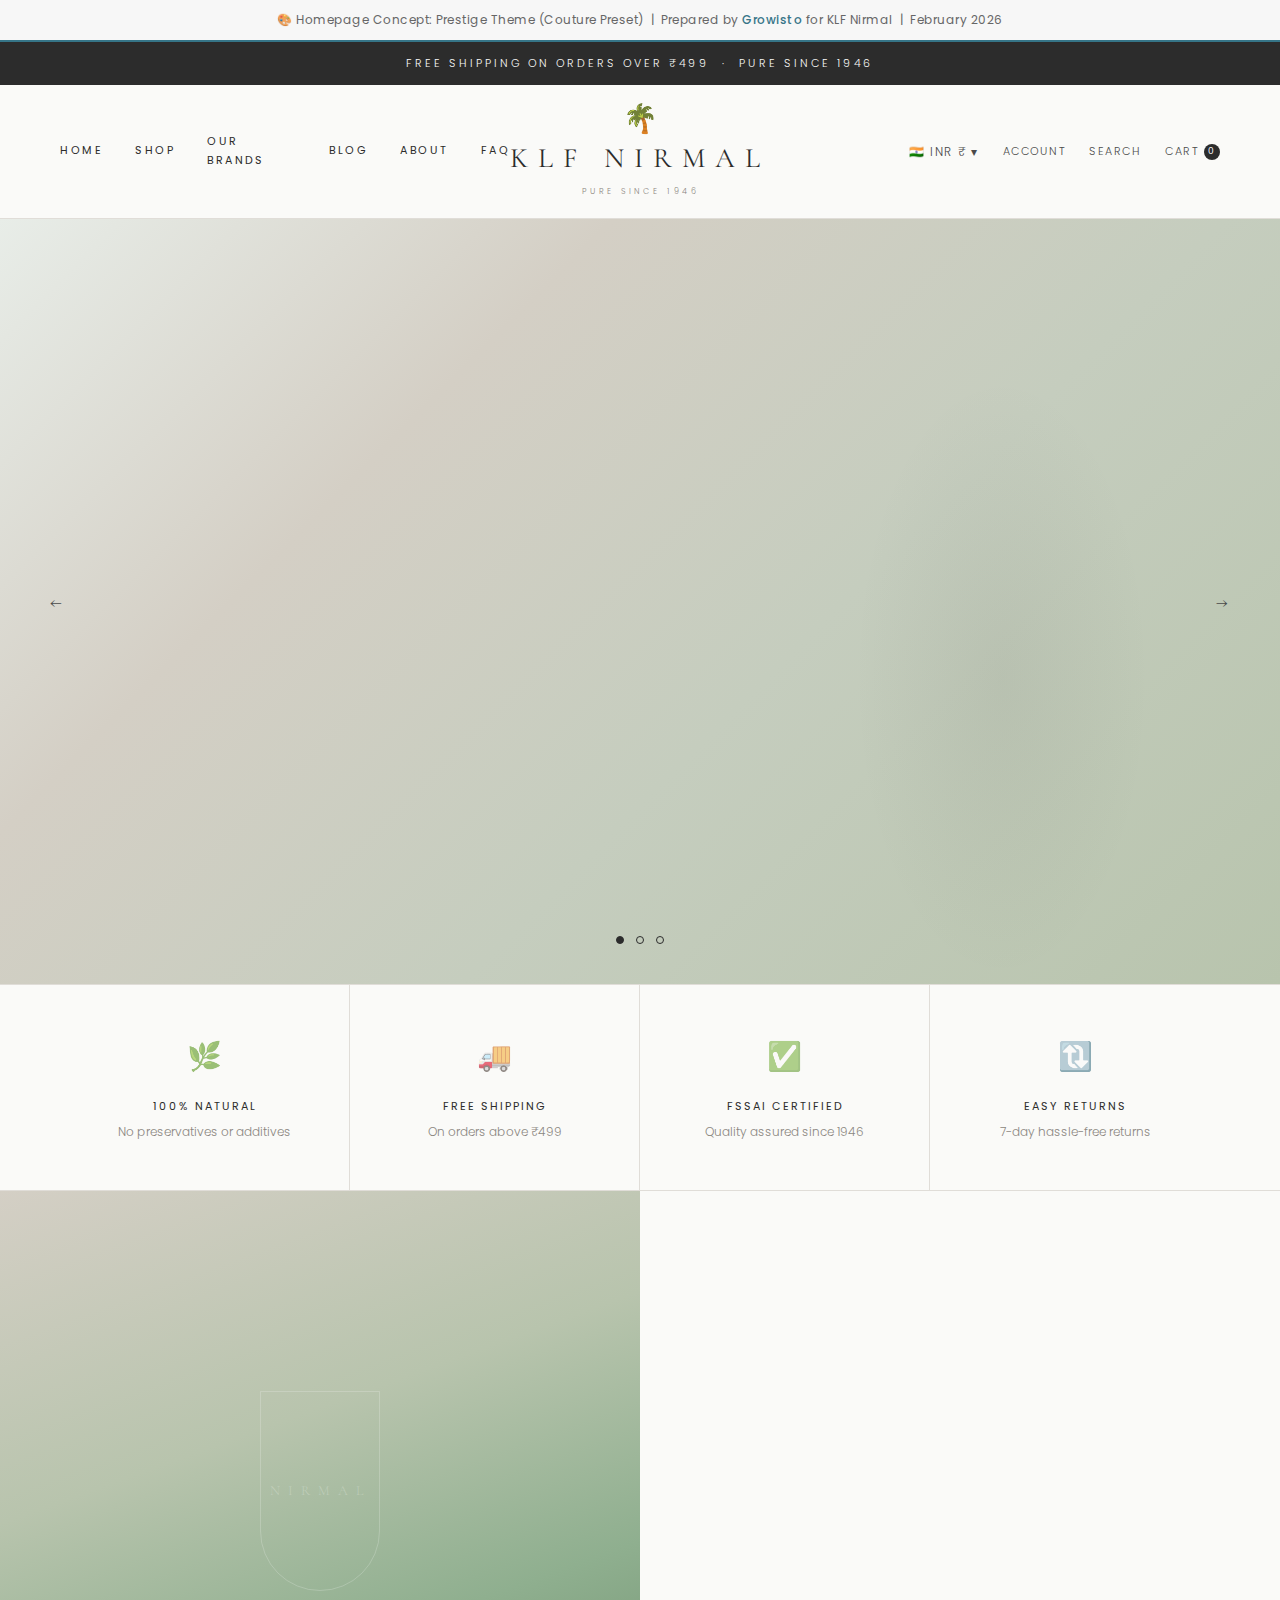
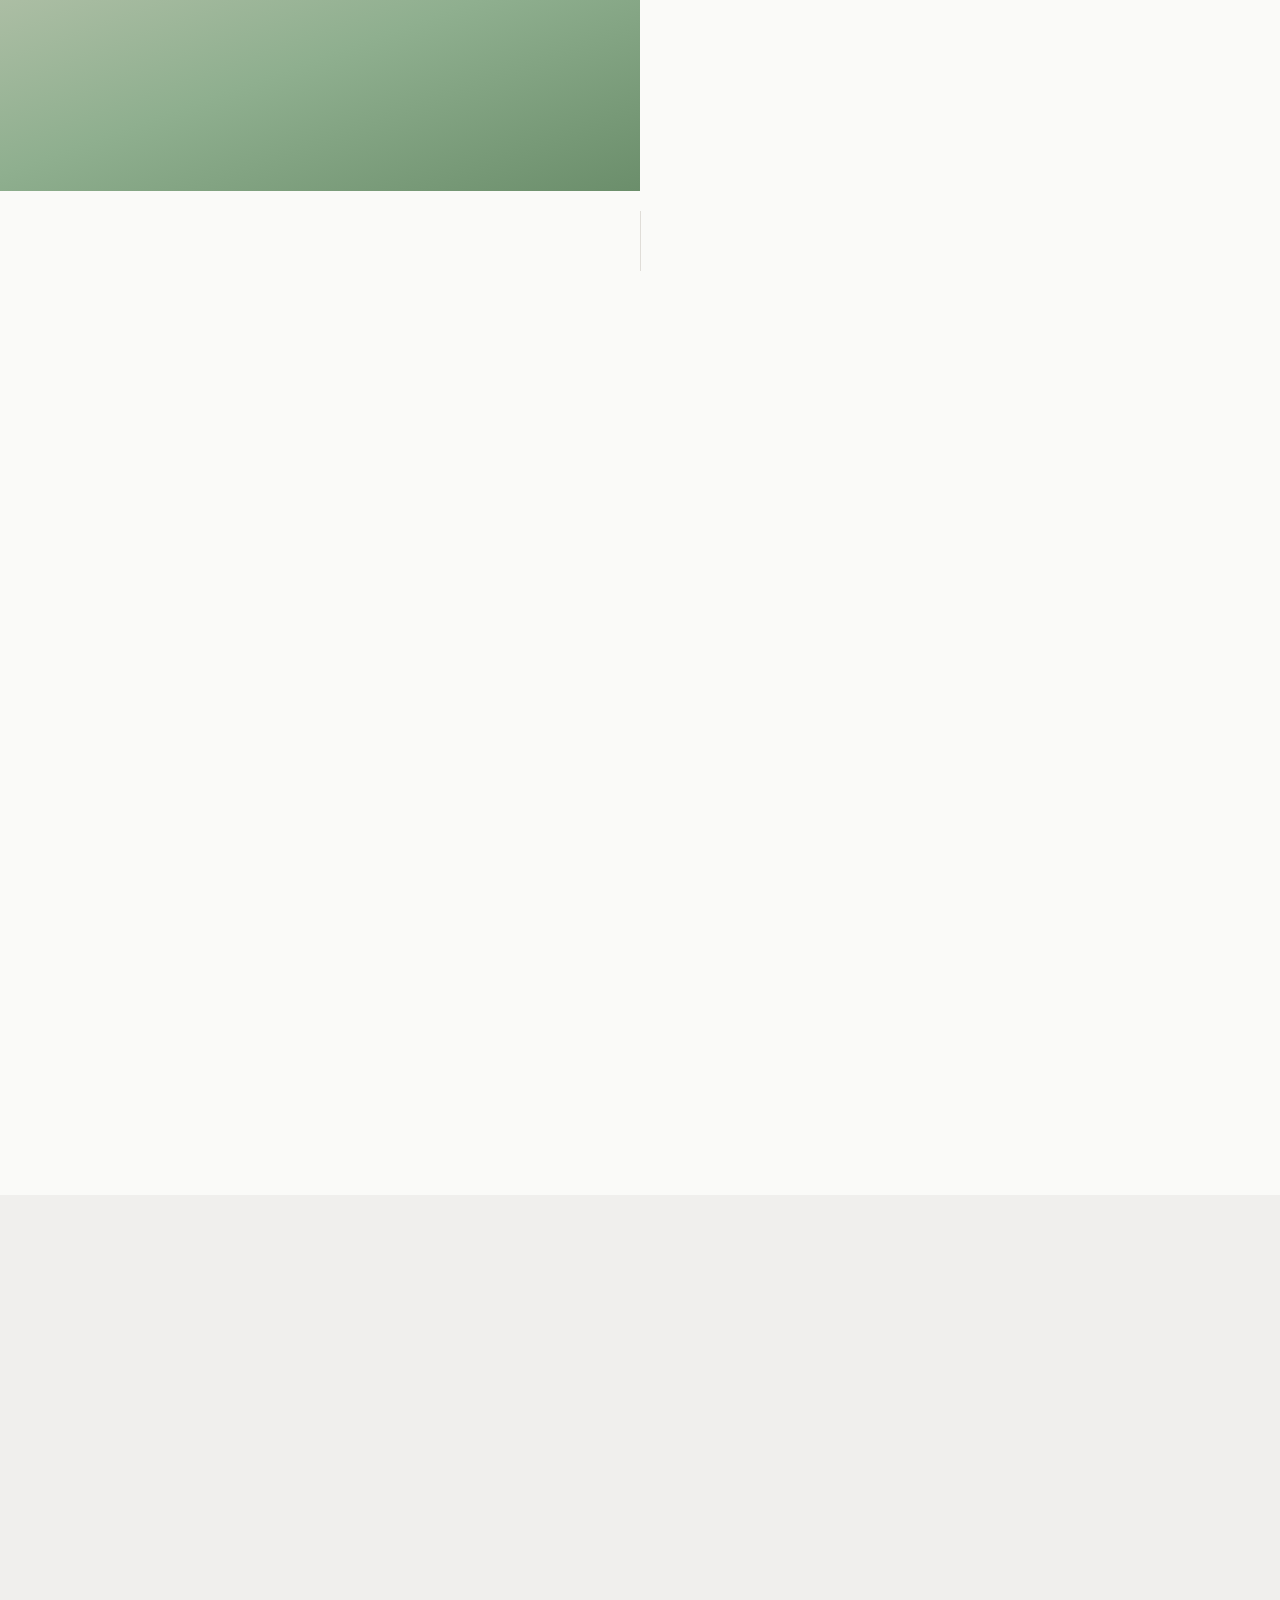
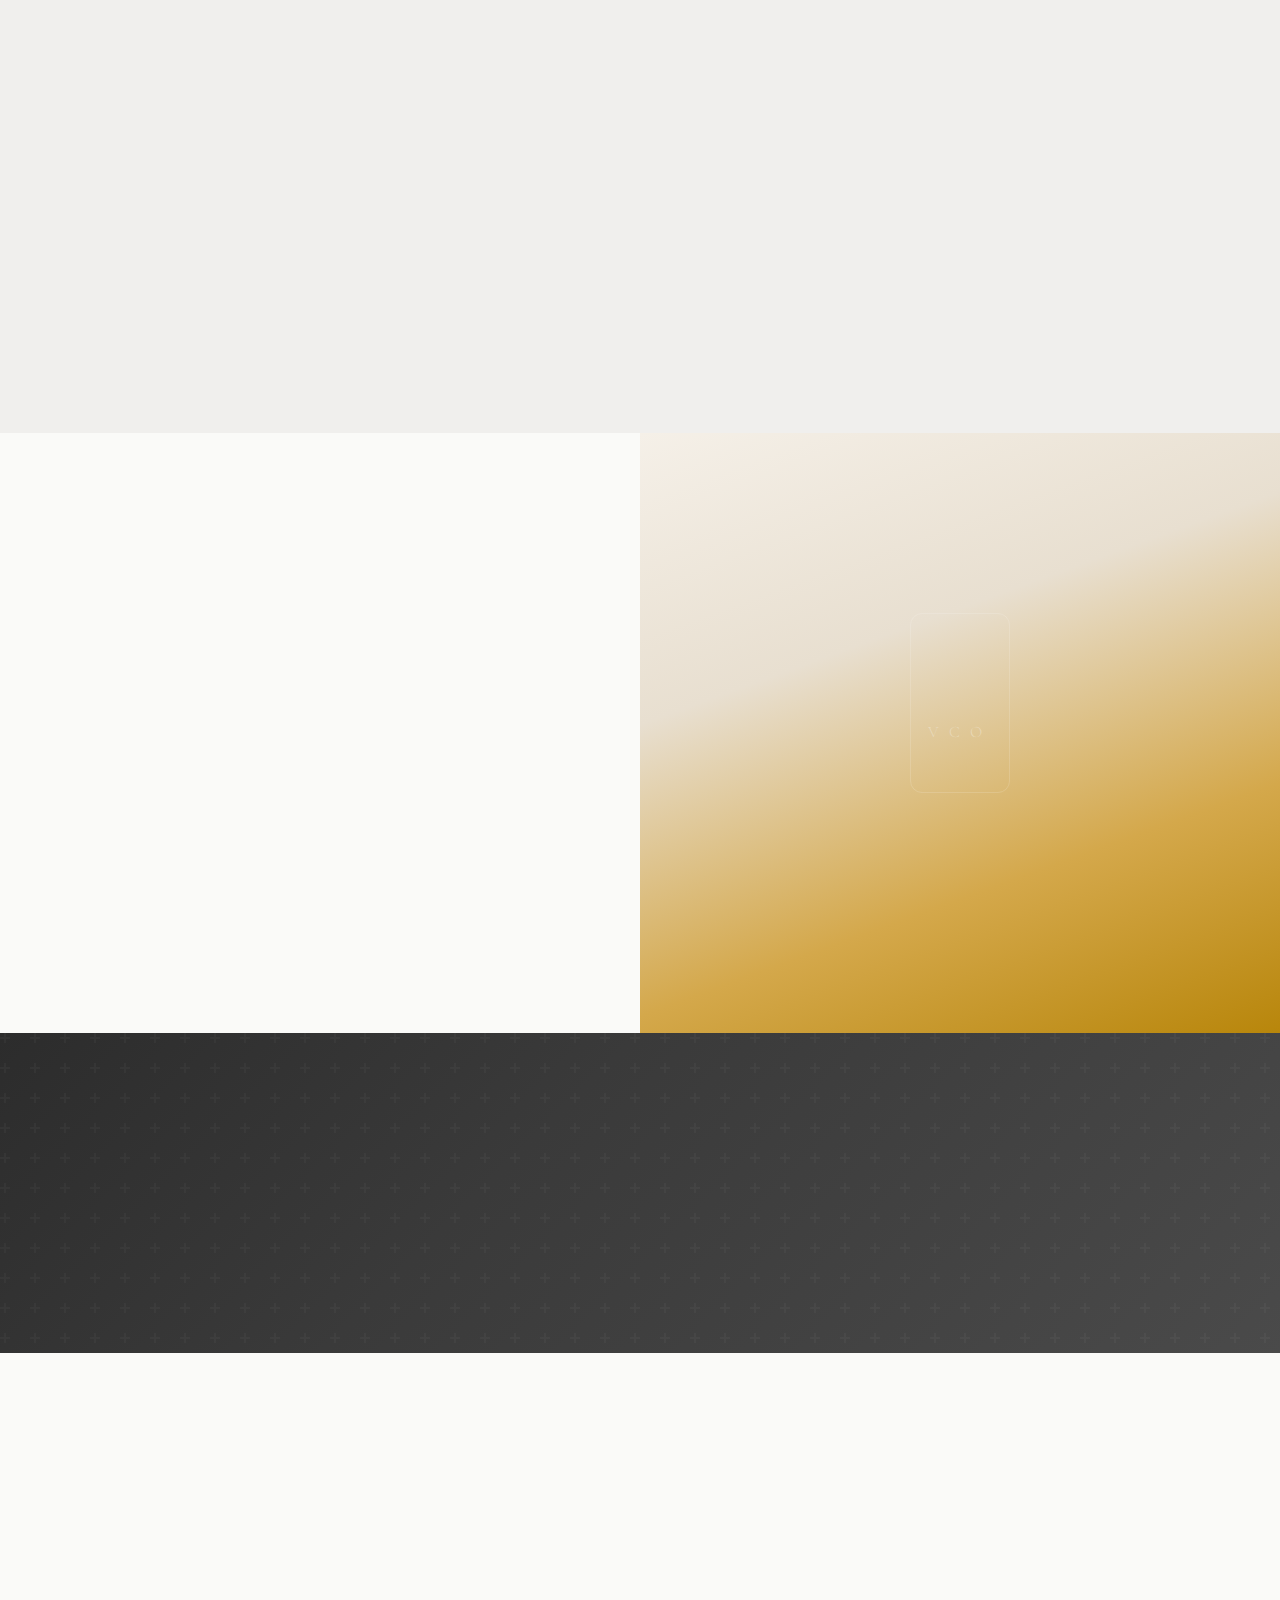
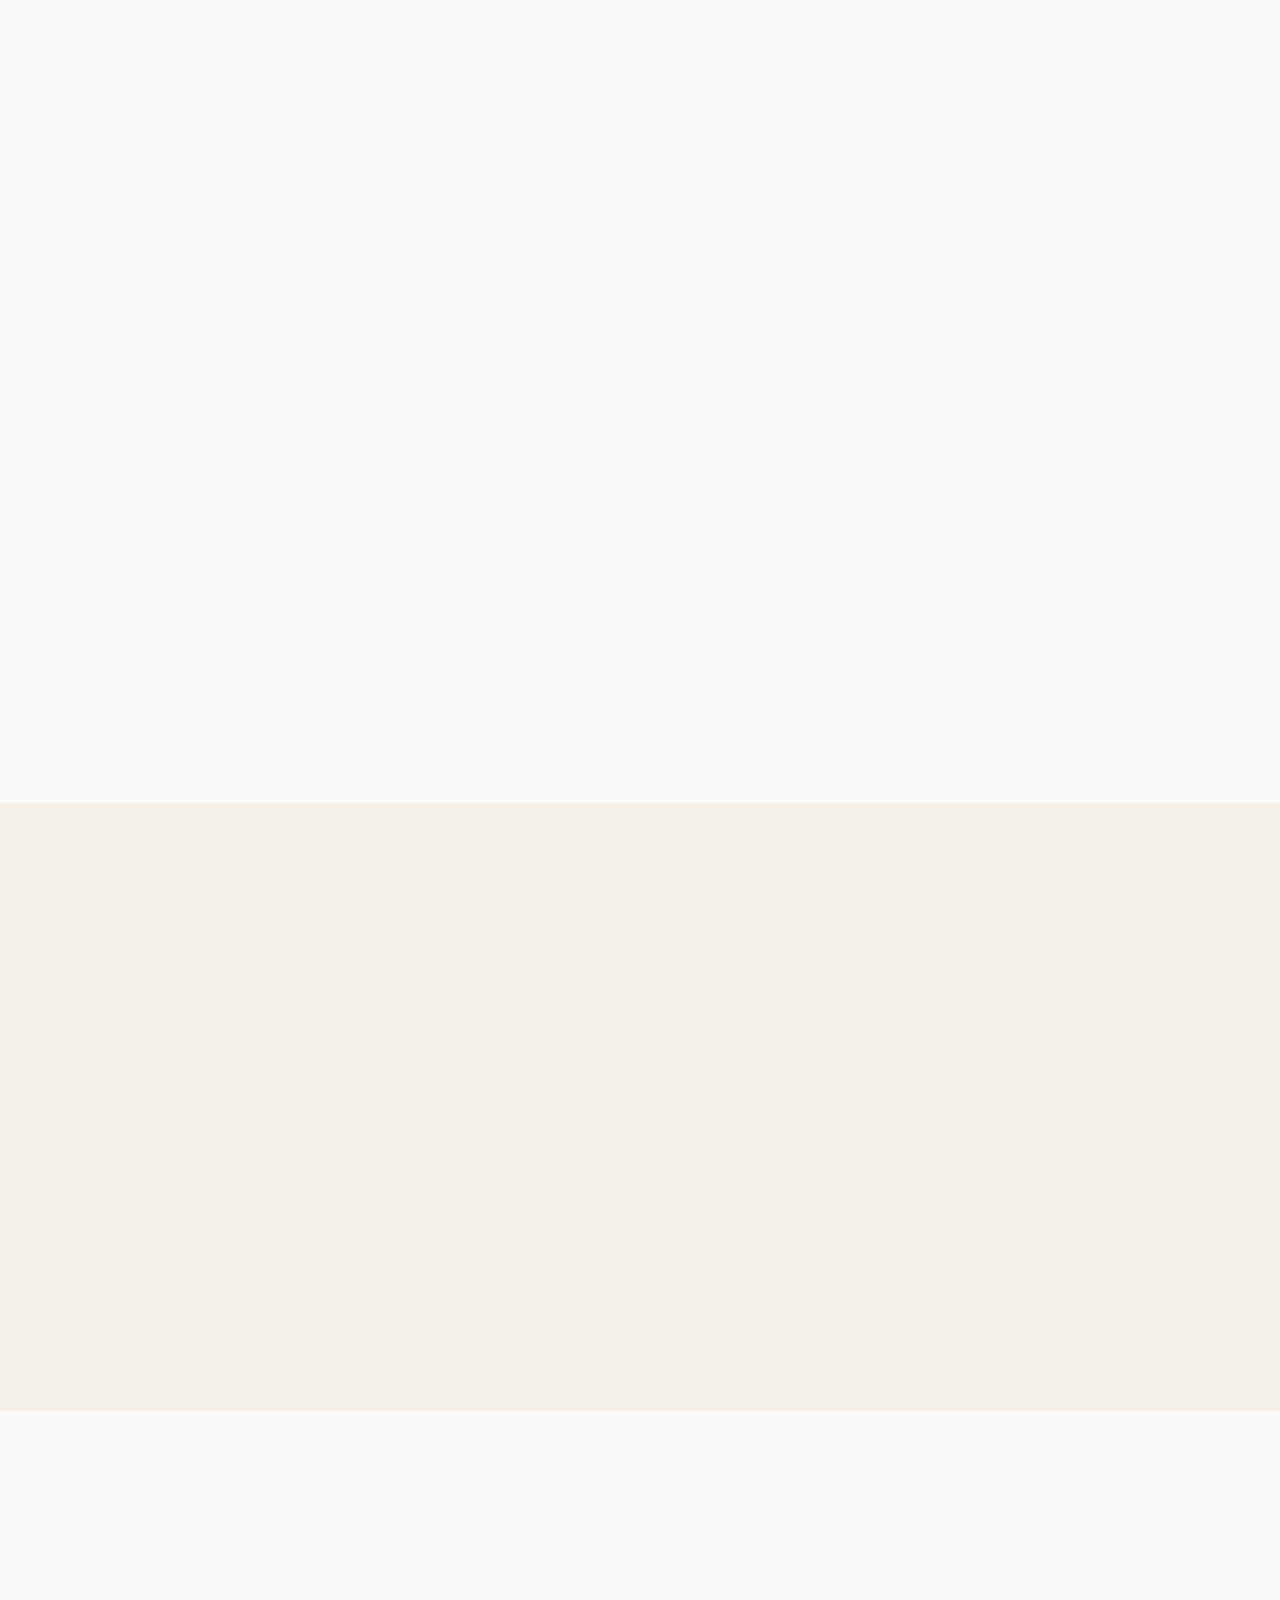
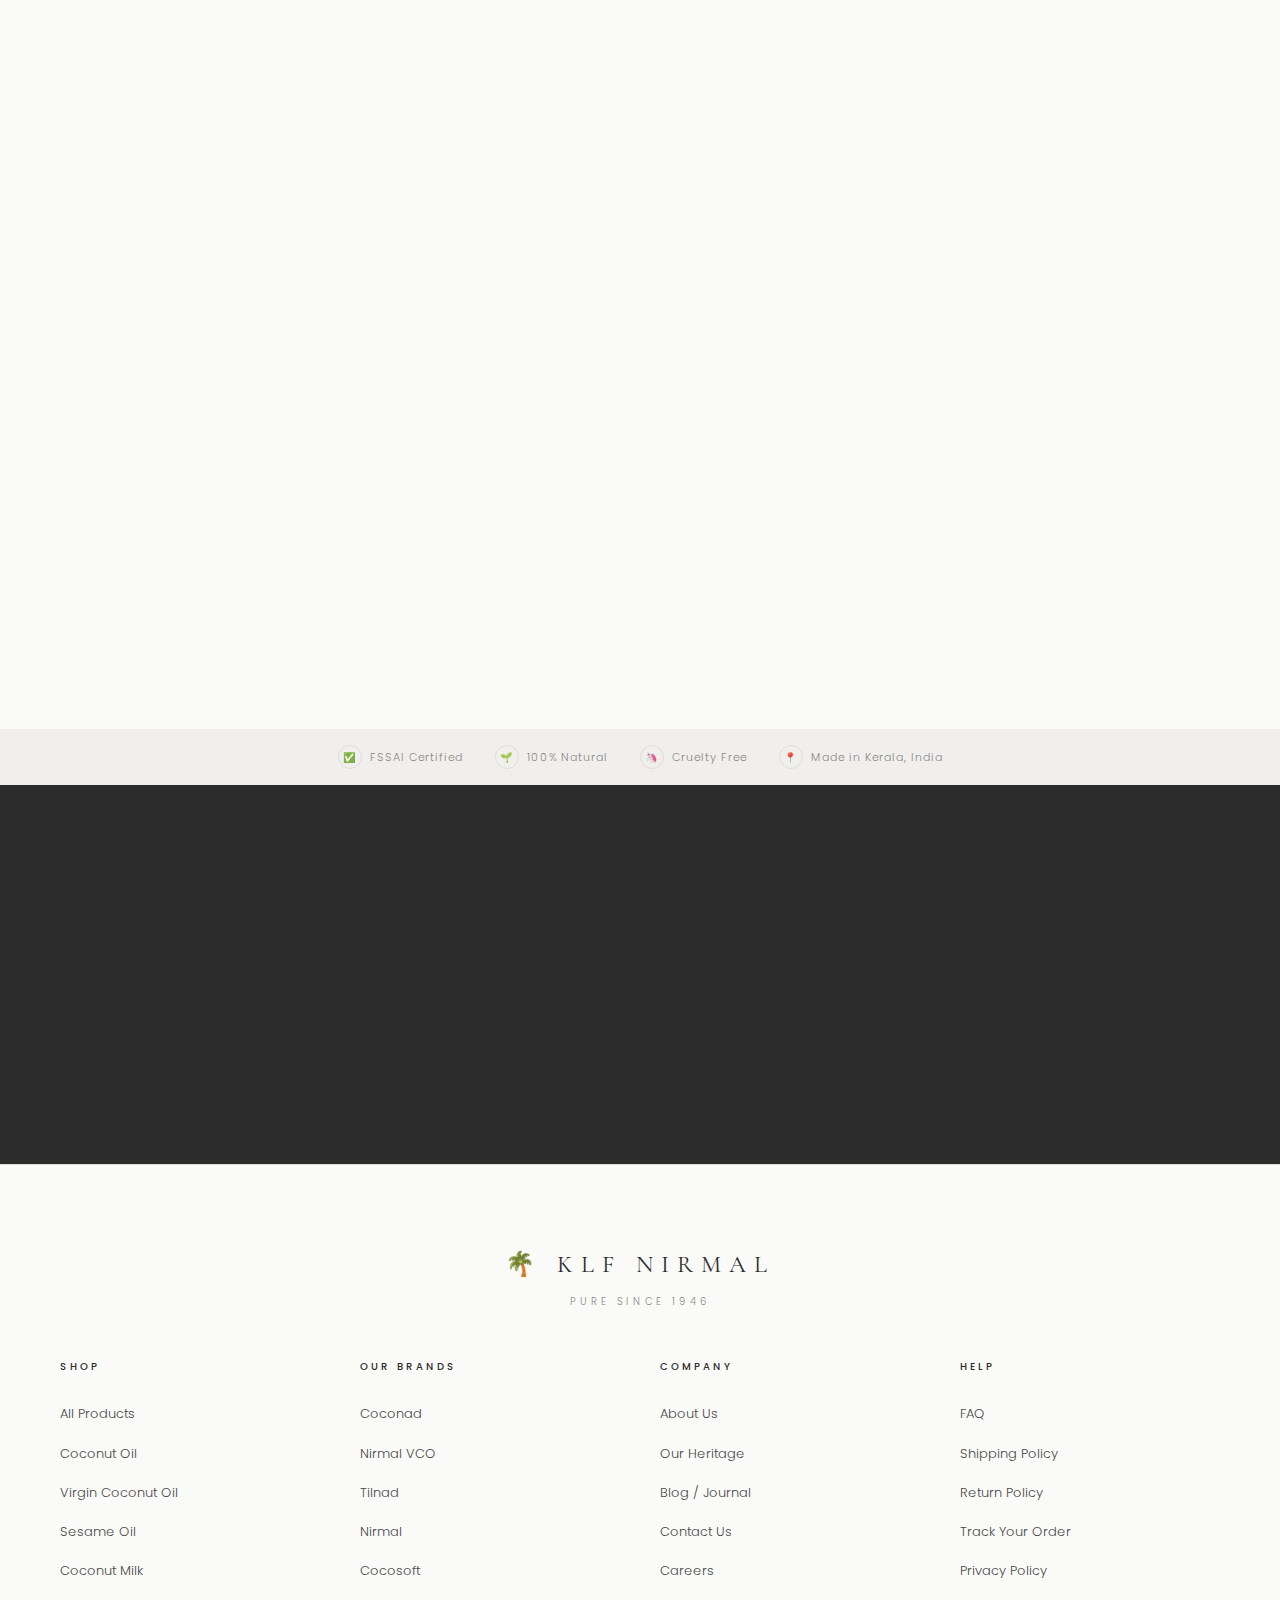
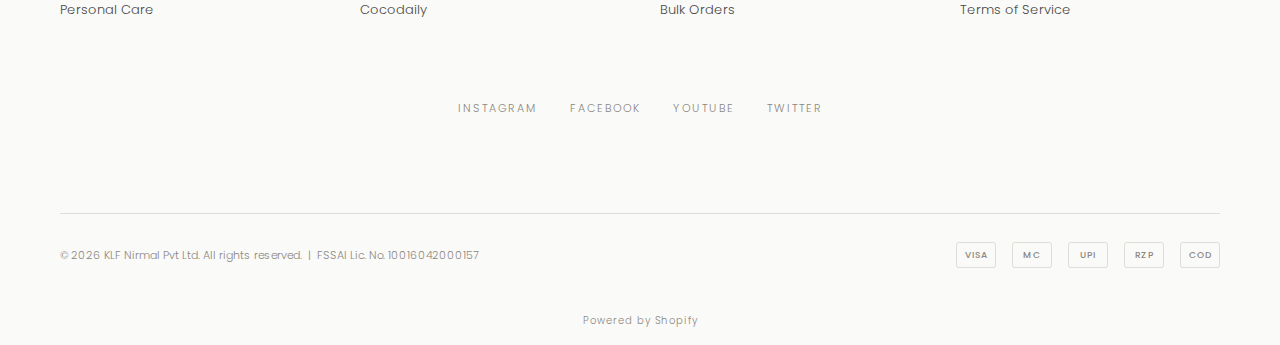
<file: mockups/prestige.html>
<!DOCTYPE html>
<html lang="en">
<head>
<meta charset="UTF-8">
<meta name="viewport" content="width=device-width, initial-scale=1.0">
<title>KLF Nirmal — Pure Since 1946 | Prestige Theme Mockup</title>
<link href="https://fonts.googleapis.com/css2?family=Cormorant+Garamond:ital,wght@0,300;0,400;0,500;0,600;0,700;1,300;1,400;1,500&family=Poppins:wght@200;300;400;500;600&display=swap" rel="stylesheet">
<style>
/* ============================================================
   KLF NIRMAL — PRESTIGE (COUTURE) THEME MOCKUP
   Prepared by Growisto | February 2026
   ============================================================ */

*, *::before, *::after {
  margin: 0;
  padding: 0;
  box-sizing: border-box;
}

:root {
  --off-white: #FAFAF8;
  --charcoal: #2C2C2C;
  --charcoal-light: #4A4A4A;
  --gold: #B8860B;
  --gold-light: #D4A84B;
  --sage: #6B8E6B;
  --sage-light: #8FAF8F;
  --sage-muted: #E8EDE8;
  --cream: #F5F0E8;
  --warm-gray: #E8E4DE;
  --light-gray: #F0EFED;
  --border: #E0DDD8;
  --text-muted: #8A8680;
  --growisto-teal: #367588;
  --font-serif: 'Cormorant Garamond', 'Georgia', serif;
  --font-sans: 'Poppins', 'Helvetica Neue', sans-serif;
}

html {
  scroll-behavior: smooth;
  font-size: 16px;
}

body {
  font-family: var(--font-sans);
  font-weight: 300;
  color: var(--charcoal);
  background: var(--off-white);
  line-height: 1.7;
  -webkit-font-smoothing: antialiased;
  -moz-osx-font-smoothing: grayscale;
  overflow-x: hidden;
}

a {
  color: inherit;
  text-decoration: none;
  transition: all 0.3s ease;
}

img {
  max-width: 100%;
  display: block;
}

.container {
  max-width: 1400px;
  margin: 0 auto;
  padding: 0 60px;
}

@media (max-width: 768px) {
  .container { padding: 0 24px; }
}

/* ============================================================
   GROWISTO BRANDING BAR
   ============================================================ */

.growisto-bar {
  background: #F7F7F7;
  border-bottom: 2px solid var(--growisto-teal);
  padding: 10px 0;
  text-align: center;
  font-family: var(--font-sans);
  font-size: 12px;
  font-weight: 400;
  color: #666;
  letter-spacing: 0.5px;
}

.growisto-bar span {
  color: var(--growisto-teal);
  font-weight: 500;
}

/* ============================================================
   TOP ANNOUNCEMENT BAR
   ============================================================ */

.announcement-bar {
  background: var(--charcoal);
  color: var(--off-white);
  text-align: center;
  padding: 12px 20px;
  font-family: var(--font-sans);
  font-size: 11px;
  font-weight: 300;
  letter-spacing: 3px;
  text-transform: uppercase;
}

/* ============================================================
   HEADER / NAVIGATION
   ============================================================ */

.header {
  background: var(--off-white);
  border-bottom: 1px solid var(--border);
  position: sticky;
  top: 0;
  z-index: 1000;
  transition: box-shadow 0.3s ease;
}

.header.scrolled {
  box-shadow: 0 2px 20px rgba(0,0,0,0.06);
}

.header-inner {
  display: grid;
  grid-template-columns: 1fr auto 1fr;
  align-items: center;
  padding: 20px 60px;
  min-height: 80px;
}

.nav-left {
  display: flex;
  gap: 32px;
  align-items: center;
}

.nav-left a {
  font-family: var(--font-sans);
  font-size: 11px;
  font-weight: 400;
  letter-spacing: 2.5px;
  text-transform: uppercase;
  color: var(--charcoal);
  position: relative;
  padding-bottom: 2px;
}

.nav-left a::after {
  content: '';
  position: absolute;
  bottom: -2px;
  left: 0;
  width: 0;
  height: 1px;
  background: var(--charcoal);
  transition: width 0.4s ease;
}

.nav-left a:hover::after {
  width: 100%;
}

.logo {
  text-align: center;
  display: flex;
  flex-direction: column;
  align-items: center;
  gap: 2px;
}

.logo-icon {
  font-size: 28px;
  line-height: 1;
  color: var(--sage);
}

.logo-text {
  font-family: var(--font-serif);
  font-size: 28px;
  font-weight: 400;
  letter-spacing: 10px;
  color: var(--charcoal);
  white-space: nowrap;
}

.logo-tagline {
  font-family: var(--font-sans);
  font-size: 8px;
  letter-spacing: 4px;
  text-transform: uppercase;
  color: var(--text-muted);
  font-weight: 300;
}

.nav-right {
  display: flex;
  gap: 24px;
  align-items: center;
  justify-content: flex-end;
}

.nav-right a, .nav-right button {
  font-family: var(--font-sans);
  font-size: 11px;
  font-weight: 300;
  letter-spacing: 1.5px;
  text-transform: uppercase;
  color: var(--charcoal-light);
  background: none;
  border: none;
  cursor: pointer;
  display: flex;
  align-items: center;
  gap: 6px;
}

.nav-right .country-selector {
  font-size: 12px;
  display: flex;
  align-items: center;
  gap: 4px;
}

.cart-count {
  background: var(--charcoal);
  color: white;
  font-size: 9px;
  width: 16px;
  height: 16px;
  border-radius: 50%;
  display: flex;
  align-items: center;
  justify-content: center;
  font-weight: 400;
}

/* Mobile header */
.mobile-menu-btn {
  display: none;
  background: none;
  border: none;
  cursor: pointer;
  padding: 8px;
}

.mobile-menu-btn span {
  display: block;
  width: 24px;
  height: 1px;
  background: var(--charcoal);
  margin: 6px 0;
  transition: all 0.3s ease;
}

@media (max-width: 968px) {
  .header-inner {
    grid-template-columns: auto 1fr auto;
    padding: 16px 24px;
    min-height: 64px;
  }
  .nav-left { display: none; }
  .mobile-menu-btn { display: block; }
  .logo-text { font-size: 20px; letter-spacing: 6px; }
  .logo-icon { font-size: 20px; }
  .nav-right .country-selector { display: none; }
}

/* ============================================================
   HERO CAROUSEL — PRESTIGE EDITORIAL STYLE
   ============================================================ */

.hero-carousel {
  position: relative;
  width: 100%;
  height: 85vh;
  min-height: 600px;
  max-height: 900px;
  overflow: hidden;
}

.hero-slide {
  position: absolute;
  top: 0;
  left: 0;
  width: 100%;
  height: 100%;
  opacity: 0;
  transition: opacity 1.2s ease;
  display: flex;
  align-items: center;
  justify-content: center;
}

.hero-slide.active {
  opacity: 1;
}

.hero-slide-bg {
  position: absolute;
  top: 0;
  left: 0;
  width: 100%;
  height: 100%;
}

.hero-slide:nth-child(1) .hero-slide-bg {
  background: linear-gradient(135deg, #E8EDE8 0%, #D4CFC5 30%, #C5CDBE 60%, #B8C4AD 100%);
}

.hero-slide:nth-child(2) .hero-slide-bg {
  background: linear-gradient(135deg, #F5F0E8 0%, #E8DFD0 30%, #D4CFC5 60%, #C8BFA8 100%);
}

.hero-slide:nth-child(3) .hero-slide-bg {
  background: linear-gradient(135deg, #F0EDE6 0%, #E5DDD0 30%, #DDD5C8 60%, #D4CCB8 100%);
}

/* Decorative product silhouette overlay */
.hero-slide-bg::after {
  content: '';
  position: absolute;
  bottom: 0;
  right: 10%;
  width: 300px;
  height: 80%;
  opacity: 0.06;
  background: radial-gradient(ellipse at center, var(--charcoal) 0%, transparent 70%);
}

.hero-content {
  position: relative;
  z-index: 2;
  text-align: center;
  padding: 0 40px;
}

.hero-overline {
  font-family: var(--font-sans);
  font-size: 11px;
  font-weight: 400;
  letter-spacing: 6px;
  text-transform: uppercase;
  color: var(--charcoal-light);
  margin-bottom: 24px;
  opacity: 0;
  transform: translateY(15px);
  animation: heroFadeUp 0.8s ease 0.3s forwards;
}

.hero-title {
  font-family: var(--font-serif);
  font-size: clamp(36px, 6vw, 72px);
  font-weight: 300;
  color: var(--charcoal);
  line-height: 1.15;
  margin-bottom: 40px;
  opacity: 0;
  transform: translateY(15px);
  animation: heroFadeUp 0.8s ease 0.5s forwards;
}

.hero-title em {
  font-style: italic;
  color: var(--sage);
}

.hero-cta {
  display: inline-block;
  font-family: var(--font-sans);
  font-size: 11px;
  font-weight: 400;
  letter-spacing: 3px;
  text-transform: uppercase;
  color: var(--charcoal);
  border: 1px solid var(--charcoal);
  padding: 16px 48px;
  transition: all 0.4s ease;
  opacity: 0;
  transform: translateY(15px);
  animation: heroFadeUp 0.8s ease 0.7s forwards;
}

.hero-cta:hover {
  background: var(--charcoal);
  color: var(--off-white);
}

@keyframes heroFadeUp {
  to {
    opacity: 1;
    transform: translateY(0);
  }
}

/* Carousel dots */
.hero-dots {
  position: absolute;
  bottom: 40px;
  left: 50%;
  transform: translateX(-50%);
  display: flex;
  gap: 12px;
  z-index: 10;
}

.hero-dot {
  width: 8px;
  height: 8px;
  border-radius: 50%;
  border: 1px solid var(--charcoal);
  background: transparent;
  cursor: pointer;
  transition: all 0.3s ease;
  padding: 0;
}

.hero-dot.active {
  background: var(--charcoal);
}

/* Carousel arrows */
.hero-arrow {
  position: absolute;
  top: 50%;
  transform: translateY(-50%);
  z-index: 10;
  background: none;
  border: none;
  cursor: pointer;
  font-size: 18px;
  color: var(--charcoal-light);
  padding: 20px;
  transition: color 0.3s ease;
  font-family: var(--font-serif);
  letter-spacing: 2px;
}

.hero-arrow:hover { color: var(--charcoal); }
.hero-arrow.prev { left: 30px; }
.hero-arrow.next { right: 30px; }

@media (max-width: 768px) {
  .hero-carousel {
    height: 70vh;
    min-height: 480px;
  }
  .hero-arrow { display: none; }
  .hero-dots { bottom: 24px; }
}

/* ============================================================
   SECTION SPACING — GENEROUS WHITESPACE
   ============================================================ */

.section {
  padding: 100px 0;
}

.section-lg {
  padding: 140px 0;
}

@media (max-width: 768px) {
  .section { padding: 60px 0; }
  .section-lg { padding: 80px 0; }
}

/* ============================================================
   BRAND STORY — EDITORIAL SPLIT LAYOUT
   ============================================================ */

.editorial-split {
  display: grid;
  grid-template-columns: 1fr 1fr;
  min-height: 600px;
}

.editorial-split.reversed {
  direction: rtl;
}

.editorial-split.reversed > * {
  direction: ltr;
}

.editorial-image {
  position: relative;
  overflow: hidden;
  min-height: 500px;
}

.editorial-image-inner {
  width: 100%;
  height: 100%;
  transition: transform 8s ease;
}

.editorial-split:hover .editorial-image-inner {
  transform: scale(1.03);
}

/* Gradient placeholders for product imagery */
.img-placeholder-heritage {
  background: linear-gradient(160deg, #D4CFC5 0%, #B8C4AD 40%, #8FAF8F 70%, #6B8E6B 100%);
  position: relative;
}

.img-placeholder-heritage::before {
  content: '';
  position: absolute;
  top: 50%;
  left: 50%;
  transform: translate(-50%, -50%);
  width: 120px;
  height: 200px;
  border: 1px solid rgba(255,255,255,0.2);
  border-radius: 0 0 60px 60px;
}

.img-placeholder-heritage::after {
  content: 'NIRMAL';
  position: absolute;
  top: 50%;
  left: 50%;
  transform: translate(-50%, -50%);
  font-family: var(--font-serif);
  font-size: 14px;
  letter-spacing: 8px;
  color: rgba(255,255,255,0.25);
}

.img-placeholder-vco {
  background: linear-gradient(160deg, #F5F0E8 0%, #E8DFD0 35%, #D4A84B 70%, #B8860B 100%);
  position: relative;
}

.img-placeholder-vco::before {
  content: '';
  position: absolute;
  top: 45%;
  left: 50%;
  transform: translate(-50%, -50%);
  width: 100px;
  height: 180px;
  border: 1px solid rgba(255,255,255,0.15);
  border-radius: 12px;
}

.img-placeholder-vco::after {
  content: 'VCO';
  position: absolute;
  top: 50%;
  left: 50%;
  transform: translate(-50%, -50%);
  font-family: var(--font-serif);
  font-size: 16px;
  letter-spacing: 10px;
  color: rgba(255,255,255,0.3);
}

.editorial-text {
  display: flex;
  flex-direction: column;
  justify-content: center;
  padding: 80px 100px;
  background: var(--off-white);
}

.editorial-overline {
  font-family: var(--font-sans);
  font-size: 11px;
  font-weight: 400;
  letter-spacing: 5px;
  text-transform: uppercase;
  color: var(--gold);
  margin-bottom: 28px;
}

.editorial-heading {
  font-family: var(--font-serif);
  font-size: clamp(28px, 3.5vw, 44px);
  font-weight: 300;
  line-height: 1.25;
  margin-bottom: 28px;
  color: var(--charcoal);
}

.editorial-body {
  font-family: var(--font-sans);
  font-size: 14px;
  font-weight: 300;
  line-height: 1.9;
  color: var(--charcoal-light);
  margin-bottom: 40px;
  max-width: 440px;
}

.editorial-link {
  font-family: var(--font-sans);
  font-size: 12px;
  font-weight: 400;
  letter-spacing: 2px;
  text-transform: uppercase;
  color: var(--charcoal);
  display: inline-flex;
  align-items: center;
  gap: 12px;
  transition: gap 0.3s ease;
}

.editorial-link:hover {
  gap: 20px;
}

.editorial-link .arrow {
  font-size: 16px;
  transition: transform 0.3s ease;
}

@media (max-width: 968px) {
  .editorial-split {
    grid-template-columns: 1fr;
  }
  .editorial-split.reversed {
    direction: ltr;
  }
  .editorial-image {
    min-height: 350px;
  }
  .editorial-text {
    padding: 48px 24px;
  }
}

/* ============================================================
   FEATURED COLLECTIONS — 3 EDITORIAL TILES
   ============================================================ */

.collections-grid {
  display: grid;
  grid-template-columns: repeat(3, 1fr);
  gap: 24px;
}

.collection-tile {
  position: relative;
  height: 520px;
  overflow: hidden;
  cursor: pointer;
}

.collection-tile-bg {
  position: absolute;
  top: 0;
  left: 0;
  width: 100%;
  height: 100%;
  transition: transform 1s ease;
}

.collection-tile:hover .collection-tile-bg {
  transform: scale(1.05);
}

.collection-tile:nth-child(1) .collection-tile-bg {
  background: linear-gradient(175deg, #E8EDE8 0%, #C5CDBE 40%, #A8B89A 70%, #8FAF8F 100%);
}

.collection-tile:nth-child(2) .collection-tile-bg {
  background: linear-gradient(175deg, #F5F0E8 0%, #E2D5BE 40%, #D4A84B 70%, #C09530 100%);
}

.collection-tile:nth-child(3) .collection-tile-bg {
  background: linear-gradient(175deg, #FAF5F0 0%, #F0E8DD 40%, #E0D0BA 70%, #CFC0A8 100%);
}

.collection-tile-content {
  position: absolute;
  bottom: 0;
  left: 0;
  right: 0;
  padding: 48px 36px;
  background: linear-gradient(to top, rgba(44,44,44,0.6) 0%, transparent 100%);
  color: white;
}

.collection-tile-label {
  font-family: var(--font-sans);
  font-size: 10px;
  letter-spacing: 4px;
  text-transform: uppercase;
  font-weight: 300;
  opacity: 0.8;
  margin-bottom: 10px;
}

.collection-tile-title {
  font-family: var(--font-serif);
  font-size: 28px;
  font-weight: 400;
  margin-bottom: 20px;
  line-height: 1.2;
}

.collection-tile-cta {
  font-family: var(--font-sans);
  font-size: 10px;
  letter-spacing: 3px;
  text-transform: uppercase;
  font-weight: 400;
  border-bottom: 1px solid rgba(255,255,255,0.5);
  padding-bottom: 4px;
  display: inline-block;
  transition: border-color 0.3s ease;
}

.collection-tile:hover .collection-tile-cta {
  border-color: white;
}

@media (max-width: 768px) {
  .collections-grid {
    grid-template-columns: 1fr;
    gap: 16px;
  }
  .collection-tile {
    height: 400px;
  }
}

/* ============================================================
   SECTION HEADERS — PRESTIGE EDITORIAL STYLE
   ============================================================ */

.section-header {
  text-align: center;
  margin-bottom: 64px;
}

.section-overline {
  font-family: var(--font-sans);
  font-size: 11px;
  letter-spacing: 5px;
  text-transform: uppercase;
  font-weight: 400;
  color: var(--text-muted);
  margin-bottom: 16px;
}

.section-title {
  font-family: var(--font-serif);
  font-size: clamp(28px, 4vw, 42px);
  font-weight: 300;
  color: var(--charcoal);
  line-height: 1.25;
}

/* Decorative line */
.section-line {
  width: 40px;
  height: 1px;
  background: var(--gold);
  margin: 24px auto 0;
}

/* ============================================================
   BEST SELLERS — MINIMAL PRODUCT GRID (PRESTIGE STYLE)
   ============================================================ */

.products-grid {
  display: grid;
  grid-template-columns: repeat(4, 1fr);
  gap: 32px;
}

.product-card {
  text-align: center;
  cursor: pointer;
}

.product-image-wrap {
  position: relative;
  overflow: hidden;
  margin-bottom: 24px;
  aspect-ratio: 3/4;
  background: var(--light-gray);
}

.product-image-placeholder {
  width: 100%;
  height: 100%;
  display: flex;
  align-items: center;
  justify-content: center;
  transition: transform 0.8s ease;
}

.product-card:hover .product-image-placeholder {
  transform: scale(1.04);
}

/* Individual product gradient placeholders */
.product-1 { background: linear-gradient(150deg, #E8EDE8, #C5CDBE, #A8B89A); }
.product-2 { background: linear-gradient(150deg, #FAF5F0, #E8DFD0, #D4CFC5); }
.product-3 { background: linear-gradient(150deg, #F5F0E8, #E2D5BE, #D4A84B); }
.product-4 { background: linear-gradient(150deg, #F0EDE6, #E0D0BA, #C8BFA8); }

.product-image-placeholder .bottle-silhouette {
  width: 60px;
  height: 120px;
  border: 1px solid rgba(44,44,44,0.08);
  border-radius: 8px 8px 4px 4px;
  position: relative;
}

.product-image-placeholder .bottle-silhouette::before {
  content: '';
  position: absolute;
  top: -12px;
  left: 50%;
  transform: translateX(-50%);
  width: 20px;
  height: 12px;
  border: 1px solid rgba(44,44,44,0.08);
  border-radius: 3px 3px 0 0;
}

.product-name {
  font-family: var(--font-serif);
  font-size: 16px;
  font-weight: 400;
  color: var(--charcoal);
  margin-bottom: 8px;
  line-height: 1.4;
}

.product-subtitle {
  font-family: var(--font-sans);
  font-size: 11px;
  font-weight: 300;
  letter-spacing: 1px;
  color: var(--text-muted);
  margin-bottom: 10px;
}

.product-price {
  font-family: var(--font-sans);
  font-size: 14px;
  font-weight: 300;
  color: var(--charcoal-light);
}

/* Minimal hover: "Quick View" text */
.product-quickview {
  position: absolute;
  bottom: 0;
  left: 0;
  right: 0;
  background: rgba(44,44,44,0.85);
  color: white;
  padding: 14px;
  font-family: var(--font-sans);
  font-size: 10px;
  letter-spacing: 3px;
  text-transform: uppercase;
  text-align: center;
  transform: translateY(100%);
  transition: transform 0.4s ease;
}

.product-card:hover .product-quickview {
  transform: translateY(0);
}

@media (max-width: 968px) {
  .products-grid {
    grid-template-columns: repeat(2, 1fr);
    gap: 20px;
  }
}

@media (max-width: 480px) {
  .products-grid {
    gap: 16px;
  }
  .product-name { font-size: 14px; }
}

/* ============================================================
   BRAND GRID — 6 MINIMAL TILES
   ============================================================ */

.brand-grid {
  display: grid;
  grid-template-columns: repeat(3, 1fr);
}

.brand-card {
  border: 1px solid var(--border);
  padding: 56px 40px;
  text-align: center;
  transition: all 0.4s ease;
  cursor: pointer;
  position: relative;
  background: var(--off-white);
}

.brand-card:hover {
  background: var(--charcoal);
  border-color: var(--charcoal);
}

.brand-card-icon {
  font-size: 32px;
  margin-bottom: 20px;
  opacity: 0.5;
  transition: opacity 0.4s ease;
}

.brand-card:hover .brand-card-icon {
  opacity: 0.7;
}

.brand-card-name {
  font-family: var(--font-serif);
  font-size: 22px;
  font-weight: 400;
  margin-bottom: 8px;
  color: var(--charcoal);
  transition: color 0.4s ease;
}

.brand-card:hover .brand-card-name {
  color: var(--off-white);
}

.brand-card-desc {
  font-family: var(--font-sans);
  font-size: 12px;
  font-weight: 300;
  color: var(--text-muted);
  margin-bottom: 24px;
  transition: color 0.4s ease;
}

.brand-card:hover .brand-card-desc {
  color: rgba(250,250,248,0.6);
}

.brand-card-link {
  font-family: var(--font-sans);
  font-size: 11px;
  letter-spacing: 2px;
  text-transform: uppercase;
  color: var(--charcoal-light);
  transition: color 0.4s ease;
}

.brand-card:hover .brand-card-link {
  color: var(--gold-light);
}

@media (max-width: 768px) {
  .brand-grid {
    grid-template-columns: repeat(2, 1fr);
  }
  .brand-card { padding: 36px 20px; }
}

@media (max-width: 480px) {
  .brand-grid {
    grid-template-columns: 1fr;
  }
}

/* ============================================================
   TESTIMONIAL — LARGE EDITORIAL QUOTE
   ============================================================ */

.testimonial-section {
  background: var(--cream);
}

.testimonial-inner {
  text-align: center;
  max-width: 740px;
  margin: 0 auto;
  padding: 0 40px;
}

.testimonial-mark {
  font-family: var(--font-serif);
  font-size: 100px;
  line-height: 0.6;
  color: var(--gold);
  opacity: 0.35;
  margin-bottom: 20px;
}

.testimonial-quote {
  font-family: var(--font-serif);
  font-size: clamp(22px, 3vw, 30px);
  font-weight: 300;
  font-style: italic;
  line-height: 1.6;
  color: var(--charcoal);
  margin-bottom: 36px;
}

.testimonial-author {
  font-family: var(--font-sans);
  font-size: 12px;
  font-weight: 400;
  letter-spacing: 2px;
  text-transform: uppercase;
  color: var(--text-muted);
}

.testimonial-stars {
  color: var(--gold);
  font-size: 14px;
  letter-spacing: 4px;
  margin-bottom: 24px;
}

/* ============================================================
   JOURNAL / BLOG — EDITORIAL CARDS
   ============================================================ */

.journal-grid {
  display: grid;
  grid-template-columns: 1fr 1fr;
  gap: 48px;
}

.journal-card {
  cursor: pointer;
}

.journal-image {
  height: 340px;
  margin-bottom: 28px;
  overflow: hidden;
}

.journal-image-inner {
  width: 100%;
  height: 100%;
  transition: transform 0.8s ease;
}

.journal-card:hover .journal-image-inner {
  transform: scale(1.04);
}

.journal-img-1 {
  background: linear-gradient(140deg, #E8EDE8, #C5CDBE 50%, #8FAF8F);
}

.journal-img-2 {
  background: linear-gradient(140deg, #F5F0E8, #D4CFC5 50%, #B8C4AD);
}

.journal-category {
  font-family: var(--font-sans);
  font-size: 10px;
  letter-spacing: 3px;
  text-transform: uppercase;
  font-weight: 400;
  color: var(--text-muted);
  margin-bottom: 12px;
}

.journal-title {
  font-family: var(--font-serif);
  font-size: 24px;
  font-weight: 400;
  line-height: 1.35;
  color: var(--charcoal);
  margin-bottom: 12px;
  transition: color 0.3s ease;
}

.journal-card:hover .journal-title {
  color: var(--sage);
}

.journal-read-time {
  font-family: var(--font-sans);
  font-size: 12px;
  font-weight: 300;
  color: var(--text-muted);
}

@media (max-width: 768px) {
  .journal-grid {
    grid-template-columns: 1fr;
    gap: 32px;
  }
  .journal-image { height: 240px; }
}

/* ============================================================
   TRUST BAR — MINIMAL ICONS
   ============================================================ */

.trust-bar {
  border-top: 1px solid var(--border);
  border-bottom: 1px solid var(--border);
}

.trust-grid {
  display: grid;
  grid-template-columns: repeat(4, 1fr);
  text-align: center;
}

.trust-item {
  padding: 48px 20px;
  border-right: 1px solid var(--border);
}

.trust-item:last-child {
  border-right: none;
}

.trust-icon {
  font-size: 28px;
  margin-bottom: 16px;
  opacity: 0.6;
}

.trust-title {
  font-family: var(--font-sans);
  font-size: 11px;
  letter-spacing: 2px;
  text-transform: uppercase;
  font-weight: 400;
  color: var(--charcoal);
  margin-bottom: 6px;
}

.trust-desc {
  font-family: var(--font-sans);
  font-size: 12px;
  font-weight: 300;
  color: var(--text-muted);
}

@media (max-width: 768px) {
  .trust-grid {
    grid-template-columns: repeat(2, 1fr);
  }
  .trust-item {
    padding: 32px 16px;
  }
  .trust-item:nth-child(2) { border-right: none; }
  .trust-item:nth-child(1), .trust-item:nth-child(2) {
    border-bottom: 1px solid var(--border);
  }
}

/* ============================================================
   NEWSLETTER — ELEGANT
   ============================================================ */

.newsletter-section {
  background: var(--charcoal);
  color: var(--off-white);
}

.newsletter-inner {
  text-align: center;
  max-width: 520px;
  margin: 0 auto;
}

.newsletter-title {
  font-family: var(--font-serif);
  font-size: 32px;
  font-weight: 300;
  margin-bottom: 12px;
}

.newsletter-desc {
  font-family: var(--font-sans);
  font-size: 13px;
  font-weight: 300;
  color: rgba(250,250,248,0.6);
  margin-bottom: 36px;
  line-height: 1.7;
}

.newsletter-form {
  display: flex;
  gap: 0;
  border: 1px solid rgba(250,250,248,0.25);
}

.newsletter-input {
  flex: 1;
  padding: 16px 24px;
  background: transparent;
  border: none;
  color: var(--off-white);
  font-family: var(--font-sans);
  font-size: 13px;
  font-weight: 300;
  letter-spacing: 0.5px;
  outline: none;
}

.newsletter-input::placeholder {
  color: rgba(250,250,248,0.35);
}

.newsletter-btn {
  padding: 16px 32px;
  background: var(--off-white);
  color: var(--charcoal);
  border: none;
  font-family: var(--font-sans);
  font-size: 10px;
  font-weight: 400;
  letter-spacing: 3px;
  text-transform: uppercase;
  cursor: pointer;
  transition: all 0.3s ease;
}

.newsletter-btn:hover {
  background: var(--gold);
  color: white;
}

@media (max-width: 480px) {
  .newsletter-form {
    flex-direction: column;
    border: none;
  }
  .newsletter-input {
    border: 1px solid rgba(250,250,248,0.25);
    margin-bottom: 12px;
  }
  .newsletter-btn {
    border: 1px solid var(--off-white);
  }
}

/* ============================================================
   FOOTER — PRESTIGE MINIMAL
   ============================================================ */

.footer {
  background: var(--off-white);
  border-top: 1px solid var(--border);
}

.footer-top {
  padding: 80px 0 48px;
}

.footer-brand {
  text-align: center;
  margin-bottom: 48px;
}

.footer-logo {
  font-family: var(--font-serif);
  font-size: 24px;
  font-weight: 400;
  letter-spacing: 8px;
  color: var(--charcoal);
  margin-bottom: 8px;
}

.footer-logo-tagline {
  font-family: var(--font-sans);
  font-size: 10px;
  letter-spacing: 4px;
  text-transform: uppercase;
  color: var(--text-muted);
}

.footer-grid {
  display: grid;
  grid-template-columns: repeat(4, 1fr);
  gap: 40px;
  margin-bottom: 64px;
}

.footer-col-title {
  font-family: var(--font-sans);
  font-size: 10px;
  letter-spacing: 3px;
  text-transform: uppercase;
  font-weight: 500;
  color: var(--charcoal);
  margin-bottom: 24px;
}

.footer-col ul {
  list-style: none;
}

.footer-col li {
  margin-bottom: 12px;
}

.footer-col a {
  font-family: var(--font-sans);
  font-size: 13px;
  font-weight: 300;
  color: var(--charcoal-light);
  transition: color 0.3s ease;
}

.footer-col a:hover {
  color: var(--sage);
}

.footer-social {
  display: flex;
  justify-content: center;
  gap: 32px;
  margin-bottom: 48px;
}

.footer-social a {
  font-family: var(--font-sans);
  font-size: 11px;
  letter-spacing: 2px;
  text-transform: uppercase;
  color: var(--text-muted);
  font-weight: 300;
}

.footer-social a:hover {
  color: var(--charcoal);
}

.footer-bottom {
  border-top: 1px solid var(--border);
  padding: 28px 0;
  display: flex;
  justify-content: space-between;
  align-items: center;
  flex-wrap: wrap;
  gap: 20px;
}

.footer-legal {
  font-family: var(--font-sans);
  font-size: 11px;
  font-weight: 300;
  color: var(--text-muted);
}

.footer-legal a {
  margin: 0 12px;
}

.footer-payments {
  display: flex;
  gap: 16px;
  align-items: center;
}

.payment-icon {
  width: 40px;
  height: 26px;
  border: 1px solid var(--border);
  border-radius: 3px;
  display: flex;
  align-items: center;
  justify-content: center;
  font-size: 9px;
  font-family: var(--font-sans);
  font-weight: 500;
  color: var(--text-muted);
  letter-spacing: 0.5px;
}

.footer-powered {
  text-align: center;
  padding: 16px 0;
  font-family: var(--font-sans);
  font-size: 10px;
  font-weight: 300;
  color: var(--text-muted);
  letter-spacing: 1px;
}

@media (max-width: 768px) {
  .footer-grid {
    grid-template-columns: repeat(2, 1fr);
    gap: 32px;
  }
  .footer-bottom {
    flex-direction: column;
    text-align: center;
  }
}

@media (max-width: 480px) {
  .footer-grid {
    grid-template-columns: 1fr;
  }
}

/* ============================================================
   SCROLL ANIMATIONS — SUBTLE REVEALS
   ============================================================ */

.reveal {
  opacity: 0;
  transform: translateY(30px);
  transition: opacity 0.8s ease, transform 0.8s ease;
}

.reveal.visible {
  opacity: 1;
  transform: translateY(0);
}

.reveal-delay-1 { transition-delay: 0.1s; }
.reveal-delay-2 { transition-delay: 0.2s; }
.reveal-delay-3 { transition-delay: 0.3s; }
.reveal-delay-4 { transition-delay: 0.4s; }

/* ============================================================
   DECORATIVE ELEMENTS
   ============================================================ */

.separator {
  text-align: center;
  padding: 20px 0;
}

.separator-line {
  display: inline-block;
  width: 1px;
  height: 60px;
  background: var(--border);
}

/* ============================================================
   FSSAI / CERTIFICATION BADGE
   ============================================================ */

.certification-bar {
  background: var(--light-gray);
  padding: 16px 0;
  text-align: center;
}

.certification-inner {
  display: flex;
  justify-content: center;
  align-items: center;
  gap: 32px;
  flex-wrap: wrap;
}

.cert-badge {
  display: flex;
  align-items: center;
  gap: 8px;
  font-family: var(--font-sans);
  font-size: 11px;
  font-weight: 300;
  color: var(--text-muted);
  letter-spacing: 1px;
}

.cert-badge-icon {
  width: 24px;
  height: 24px;
  border: 1px solid var(--border);
  border-radius: 50%;
  display: flex;
  align-items: center;
  justify-content: center;
  font-size: 10px;
}

/* ============================================================
   PRESTIGE-SPECIFIC: FULL-BLEED IMAGE BANNER
   ============================================================ */

.full-bleed-banner {
  height: 320px;
  display: flex;
  align-items: center;
  justify-content: center;
  text-align: center;
  background: linear-gradient(135deg, #2C2C2C 0%, #3A3A3A 40%, #4A4A4A 100%);
  position: relative;
  overflow: hidden;
}

.full-bleed-banner::before {
  content: '';
  position: absolute;
  top: 0;
  left: 0;
  right: 0;
  bottom: 0;
  background: url("data:image/svg+xml,%3Csvg width='60' height='60' viewBox='0 0 60 60' xmlns='http://www.w3.org/2000/svg'%3E%3Cg fill='none' fill-rule='evenodd'%3E%3Cg fill='%23ffffff' fill-opacity='0.03'%3E%3Cpath d='M36 34v-4h-2v4h-4v2h4v4h2v-4h4v-2h-4zm0-30V0h-2v4h-4v2h4v4h2V6h4V4h-4zM6 34v-4H4v4H0v2h4v4h2v-4h4v-2H6zM6 4V0H4v4H0v2h4v4h2V6h4V4H6z'/%3E%3C/g%3E%3C/g%3E%3C/svg%3E");
}

.full-bleed-content {
  position: relative;
  z-index: 1;
}

.full-bleed-overline {
  font-family: var(--font-sans);
  font-size: 10px;
  letter-spacing: 5px;
  text-transform: uppercase;
  color: var(--gold-light);
  margin-bottom: 16px;
}

.full-bleed-title {
  font-family: var(--font-serif);
  font-size: clamp(24px, 3.5vw, 38px);
  font-weight: 300;
  color: var(--off-white);
  margin-bottom: 28px;
  line-height: 1.3;
}

.full-bleed-cta {
  display: inline-block;
  font-family: var(--font-sans);
  font-size: 10px;
  letter-spacing: 3px;
  text-transform: uppercase;
  color: var(--off-white);
  border: 1px solid rgba(250,250,248,0.4);
  padding: 14px 40px;
  transition: all 0.4s ease;
}

.full-bleed-cta:hover {
  background: var(--off-white);
  color: var(--charcoal);
}
</style>
</head>
<body>

<!-- ============================================================
     GROWISTO BRANDING BAR
     ============================================================ -->
<div class="growisto-bar">
  <span>&#127912;</span> Homepage Concept: Prestige Theme (Couture Preset) &nbsp;|&nbsp; Prepared by <span>Growisto</span> for KLF Nirmal &nbsp;|&nbsp; February 2026
</div>

<!-- ============================================================
     ANNOUNCEMENT BAR
     ============================================================ -->
<div class="announcement-bar">
  Free Shipping on Orders Over &#8377;499 &nbsp;&middot;&nbsp; Pure Since 1946
</div>

<!-- ============================================================
     HEADER
     ============================================================ -->
<header class="header" id="header">
  <div class="header-inner">

    <!-- Mobile menu button -->
    <button class="mobile-menu-btn" aria-label="Menu">
      <span></span>
      <span></span>
      <span></span>
    </button>

    <!-- Left Navigation -->
    <nav class="nav-left">
      <a href="#">Home</a>
      <a href="#">Shop</a>
      <a href="#">Our Brands</a>
      <a href="#">Blog</a>
      <a href="#">About</a>
      <a href="#">FAQ</a>
    </nav>

    <!-- Center Logo -->
    <div class="logo">
      <div class="logo-icon">&#127796;</div>
      <div class="logo-text">KLF NIRMAL</div>
      <div class="logo-tagline">Pure Since 1946</div>
    </div>

    <!-- Right Navigation -->
    <div class="nav-right">
      <button class="country-selector">&#127470;&#127475; INR &#8377; &#9662;</button>
      <a href="#">Account</a>
      <a href="#">Search</a>
      <a href="#">Cart <span class="cart-count">0</span></a>
    </div>

  </div>
</header>

<!-- ============================================================
     HERO CAROUSEL
     ============================================================ -->
<section class="hero-carousel" id="heroCarousel">

  <!-- Slide 1 -->
  <div class="hero-slide active" data-slide="0">
    <div class="hero-slide-bg"></div>
    <div class="hero-content">
      <div class="hero-overline">The Collection</div>
      <h1 class="hero-title">Pure Coconut<br><em>Heritage</em></h1>
      <a href="#" class="hero-cta">Shop the Collection</a>
    </div>
  </div>

  <!-- Slide 2 -->
  <div class="hero-slide" data-slide="1">
    <div class="hero-slide-bg"></div>
    <div class="hero-content">
      <div class="hero-overline">Nirmal VCO</div>
      <h1 class="hero-title">Cold-Pressed<br><em>Purity</em></h1>
      <a href="#" class="hero-cta">Discover</a>
    </div>
  </div>

  <!-- Slide 3 -->
  <div class="hero-slide" data-slide="2">
    <div class="hero-slide-bg"></div>
    <div class="hero-content">
      <div class="hero-overline">Coconad</div>
      <h1 class="hero-title">Cream of<br><em>the Coconut</em></h1>
      <a href="#" class="hero-cta">Explore</a>
    </div>
  </div>

  <!-- Arrows -->
  <button class="hero-arrow prev" onclick="changeSlide(-1)" aria-label="Previous">&larr;</button>
  <button class="hero-arrow next" onclick="changeSlide(1)" aria-label="Next">&rarr;</button>

  <!-- Dots -->
  <div class="hero-dots">
    <button class="hero-dot active" data-dot="0" onclick="goToSlide(0)" aria-label="Slide 1"></button>
    <button class="hero-dot" data-dot="1" onclick="goToSlide(1)" aria-label="Slide 2"></button>
    <button class="hero-dot" data-dot="2" onclick="goToSlide(2)" aria-label="Slide 3"></button>
  </div>
</section>

<!-- ============================================================
     TRUST BAR
     ============================================================ -->
<section class="trust-bar">
  <div class="container">
    <div class="trust-grid">
      <div class="trust-item">
        <div class="trust-icon">&#127807;</div>
        <div class="trust-title">100% Natural</div>
        <div class="trust-desc">No preservatives or additives</div>
      </div>
      <div class="trust-item">
        <div class="trust-icon">&#128666;</div>
        <div class="trust-title">Free Shipping</div>
        <div class="trust-desc">On orders above &#8377;499</div>
      </div>
      <div class="trust-item">
        <div class="trust-icon">&#9989;</div>
        <div class="trust-title">FSSAI Certified</div>
        <div class="trust-desc">Quality assured since 1946</div>
      </div>
      <div class="trust-item">
        <div class="trust-icon">&#128259;</div>
        <div class="trust-title">Easy Returns</div>
        <div class="trust-desc">7-day hassle-free returns</div>
      </div>
    </div>
  </div>
</section>

<!-- ============================================================
     BRAND STORY — EDITORIAL SPLIT
     ============================================================ -->
<section class="editorial-split">
  <div class="editorial-image">
    <div class="editorial-image-inner img-placeholder-heritage"></div>
  </div>
  <div class="editorial-text reveal">
    <div class="editorial-overline">Our Heritage</div>
    <h2 class="editorial-heading">Since 1946, we've been pressing nature's finest coconuts into liquid gold.</h2>
    <p class="editorial-body">From the lush groves of Kerala to your kitchen, KLF Nirmal has been the trusted name in pure coconut oil for over eight decades. Our commitment to quality remains unchanged &mdash; cold-pressed, chemical-free, and crafted with care that spans generations.</p>
    <a href="#" class="editorial-link">
      Learn Our Story <span class="arrow">&rarr;</span>
    </a>
  </div>
</section>

<!-- ============================================================
     SEPARATOR
     ============================================================ -->
<div class="separator">
  <div class="separator-line"></div>
</div>

<!-- ============================================================
     FEATURED COLLECTIONS — 3 EDITORIAL TILES
     ============================================================ -->
<section class="section">
  <div class="container">
    <div class="section-header reveal">
      <div class="section-overline">Collections</div>
      <h2 class="section-title">Shop by Category</h2>
      <div class="section-line"></div>
    </div>

    <div class="collections-grid">
      <div class="collection-tile reveal reveal-delay-1">
        <div class="collection-tile-bg"></div>
        <div class="collection-tile-content">
          <div class="collection-tile-label">Essentials</div>
          <div class="collection-tile-title">Cooking<br>Oils</div>
          <div class="collection-tile-cta">Shop Now</div>
        </div>
      </div>

      <div class="collection-tile reveal reveal-delay-2">
        <div class="collection-tile-bg"></div>
        <div class="collection-tile-content">
          <div class="collection-tile-label">Premium</div>
          <div class="collection-tile-title">Virgin Coconut<br>Oil</div>
          <div class="collection-tile-cta">Shop Now</div>
        </div>
      </div>

      <div class="collection-tile reveal reveal-delay-3">
        <div class="collection-tile-bg"></div>
        <div class="collection-tile-content">
          <div class="collection-tile-label">Wellness</div>
          <div class="collection-tile-title">Personal<br>Care</div>
          <div class="collection-tile-cta">Shop Now</div>
        </div>
      </div>
    </div>
  </div>
</section>

<!-- ============================================================
     BEST SELLERS — MINIMAL PRODUCT GRID
     ============================================================ -->
<section class="section" style="background: var(--light-gray);">
  <div class="container">
    <div class="section-header reveal">
      <div class="section-overline">Curated for You</div>
      <h2 class="section-title">Best Sellers</h2>
      <div class="section-line"></div>
    </div>

    <div class="products-grid">

      <!-- Product 1 -->
      <div class="product-card reveal reveal-delay-1">
        <div class="product-image-wrap">
          <div class="product-image-placeholder product-1">
            <div class="bottle-silhouette"></div>
          </div>
          <div class="product-quickview">Quick View</div>
        </div>
        <div class="product-subtitle">Nirmal</div>
        <div class="product-name">Pure Coconut Oil 1L</div>
        <div class="product-price">&#8377;299</div>
      </div>

      <!-- Product 2 -->
      <div class="product-card reveal reveal-delay-2">
        <div class="product-image-wrap">
          <div class="product-image-placeholder product-2">
            <div class="bottle-silhouette"></div>
          </div>
          <div class="product-quickview">Quick View</div>
        </div>
        <div class="product-subtitle">Coconad</div>
        <div class="product-name">Coconut Milk 400ml</div>
        <div class="product-price">&#8377;149</div>
      </div>

      <!-- Product 3 -->
      <div class="product-card reveal reveal-delay-3">
        <div class="product-image-wrap">
          <div class="product-image-placeholder product-3">
            <div class="bottle-silhouette"></div>
          </div>
          <div class="product-quickview">Quick View</div>
        </div>
        <div class="product-subtitle">Nirmal VCO</div>
        <div class="product-name">Virgin Coconut Oil 500ml</div>
        <div class="product-price">&#8377;449</div>
      </div>

      <!-- Product 4 -->
      <div class="product-card reveal reveal-delay-4">
        <div class="product-image-wrap">
          <div class="product-image-placeholder product-4">
            <div class="bottle-silhouette"></div>
          </div>
          <div class="product-quickview">Quick View</div>
        </div>
        <div class="product-subtitle">Tilnad</div>
        <div class="product-name">Pure Sesame Oil 1L</div>
        <div class="product-price">&#8377;349</div>
      </div>

    </div>
  </div>
</section>

<!-- ============================================================
     EDITORIAL SPLIT — VCO FEATURE (REVERSED)
     ============================================================ -->
<section class="editorial-split reversed">
  <div class="editorial-image">
    <div class="editorial-image-inner img-placeholder-vco"></div>
  </div>
  <div class="editorial-text reveal">
    <div class="editorial-overline">Nirmal VCO</div>
    <h2 class="editorial-heading">Virgin Coconut Oil, cold-pressed from hand-picked Malabar coconuts.</h2>
    <p class="editorial-body">Zero heat. Zero chemicals. Pure nourishment. Our VCO is extracted within hours of harvest, preserving every nutrient and the delicate aroma of fresh coconut. From your morning routine to your evening skincare &mdash; one oil, endless benefits.</p>
    <a href="#" class="editorial-link">
      Shop VCO <span class="arrow">&rarr;</span>
    </a>
  </div>
</section>

<!-- ============================================================
     FULL-BLEED DARK BANNER
     ============================================================ -->
<section class="full-bleed-banner">
  <div class="full-bleed-content reveal">
    <div class="full-bleed-overline">Limited Edition</div>
    <div class="full-bleed-title">The Kerala Harvest Collection<br>Now Available</div>
    <a href="#" class="full-bleed-cta">Shop the Collection</a>
  </div>
</section>

<!-- ============================================================
     BRAND GRID — 6 SUB-BRANDS
     ============================================================ -->
<section class="section-lg">
  <div class="container">
    <div class="section-header reveal">
      <div class="section-overline">Our Family</div>
      <h2 class="section-title">Explore Our Brands</h2>
      <div class="section-line"></div>
    </div>

    <div class="brand-grid reveal">
      <div class="brand-card">
        <div class="brand-card-icon">&#129380;</div>
        <div class="brand-card-name">Coconad</div>
        <div class="brand-card-desc">Coconut Milk &amp; Cream</div>
        <div class="brand-card-link">Explore &rarr;</div>
      </div>
      <div class="brand-card">
        <div class="brand-card-icon">&#10024;</div>
        <div class="brand-card-name">Nirmal VCO</div>
        <div class="brand-card-desc">Virgin Coconut Oil</div>
        <div class="brand-card-link">Explore &rarr;</div>
      </div>
      <div class="brand-card">
        <div class="brand-card-icon">&#127793;</div>
        <div class="brand-card-name">Tilnad</div>
        <div class="brand-card-desc">Premium Sesame Oil</div>
        <div class="brand-card-link">Explore &rarr;</div>
      </div>
      <div class="brand-card">
        <div class="brand-card-icon">&#127796;</div>
        <div class="brand-card-name">Nirmal</div>
        <div class="brand-card-desc">Pure Coconut Oil</div>
        <div class="brand-card-link">Explore &rarr;</div>
      </div>
      <div class="brand-card">
        <div class="brand-card-icon">&#128167;</div>
        <div class="brand-card-name">Cocosoft</div>
        <div class="brand-card-desc">Personal Care Range</div>
        <div class="brand-card-link">Explore &rarr;</div>
      </div>
      <div class="brand-card">
        <div class="brand-card-icon">&#127859;</div>
        <div class="brand-card-name">Cocodaily</div>
        <div class="brand-card-desc">Multi-Source Cooking Oil</div>
        <div class="brand-card-link">Explore &rarr;</div>
      </div>
    </div>
  </div>
</section>

<!-- ============================================================
     TESTIMONIAL — EDITORIAL QUOTE
     ============================================================ -->
<section class="section-lg testimonial-section">
  <div class="container">
    <div class="testimonial-inner reveal">
      <div class="testimonial-mark">&ldquo;</div>
      <div class="testimonial-stars">&#9733; &#9733; &#9733; &#9733; &#9733;</div>
      <blockquote class="testimonial-quote">
        We've been using Nirmal coconut oil for three generations. The quality has never changed &mdash; it's the purest oil you'll find anywhere in India.
      </blockquote>
      <div class="testimonial-author">&mdash; Rajesh K., Chennai</div>
    </div>
  </div>
</section>

<!-- ============================================================
     JOURNAL / BLOG PREVIEW
     ============================================================ -->
<section class="section-lg">
  <div class="container">
    <div class="section-header reveal">
      <div class="section-overline">The Journal</div>
      <h2 class="section-title">Stories &amp; Recipes</h2>
      <div class="section-line"></div>
    </div>

    <div class="journal-grid">
      <div class="journal-card reveal reveal-delay-1">
        <div class="journal-image">
          <div class="journal-image-inner journal-img-1"></div>
        </div>
        <div class="journal-category">Process</div>
        <div class="journal-title">The Art of Cold-Pressing: How VCO Gets Its Purity</div>
        <div class="journal-read-time">4 min read</div>
      </div>

      <div class="journal-card reveal reveal-delay-2">
        <div class="journal-image">
          <div class="journal-image-inner journal-img-2"></div>
        </div>
        <div class="journal-category">Heritage</div>
        <div class="journal-title">Kerala's Coconut Heritage: 80 Years of KLF Nirmal</div>
        <div class="journal-read-time">6 min read</div>
      </div>
    </div>
  </div>
</section>

<!-- ============================================================
     CERTIFICATION BAR
     ============================================================ -->
<section class="certification-bar">
  <div class="certification-inner">
    <div class="cert-badge">
      <div class="cert-badge-icon">&#9989;</div>
      FSSAI Certified
    </div>
    <div class="cert-badge">
      <div class="cert-badge-icon">&#127793;</div>
      100% Natural
    </div>
    <div class="cert-badge">
      <div class="cert-badge-icon">&#129412;</div>
      Cruelty Free
    </div>
    <div class="cert-badge">
      <div class="cert-badge-icon">&#128205;</div>
      Made in Kerala, India
    </div>
  </div>
</section>

<!-- ============================================================
     NEWSLETTER
     ============================================================ -->
<section class="section newsletter-section">
  <div class="container">
    <div class="newsletter-inner reveal">
      <h2 class="newsletter-title">Stay Connected</h2>
      <p class="newsletter-desc">Recipes, wellness tips, and exclusive offers &mdash; delivered to your inbox.</p>
      <form class="newsletter-form" onsubmit="return false;">
        <input type="email" class="newsletter-input" placeholder="Your email address" aria-label="Email address">
        <button type="submit" class="newsletter-btn">Subscribe</button>
      </form>
    </div>
  </div>
</section>

<!-- ============================================================
     FOOTER
     ============================================================ -->
<footer class="footer">
  <div class="container">
    <div class="footer-top">

      <div class="footer-brand">
        <div class="footer-logo">&#127796; KLF NIRMAL</div>
        <div class="footer-logo-tagline">Pure Since 1946</div>
      </div>

      <div class="footer-grid">
        <div class="footer-col">
          <div class="footer-col-title">Shop</div>
          <ul>
            <li><a href="#">All Products</a></li>
            <li><a href="#">Coconut Oil</a></li>
            <li><a href="#">Virgin Coconut Oil</a></li>
            <li><a href="#">Sesame Oil</a></li>
            <li><a href="#">Coconut Milk</a></li>
            <li><a href="#">Personal Care</a></li>
          </ul>
        </div>
        <div class="footer-col">
          <div class="footer-col-title">Our Brands</div>
          <ul>
            <li><a href="#">Coconad</a></li>
            <li><a href="#">Nirmal VCO</a></li>
            <li><a href="#">Tilnad</a></li>
            <li><a href="#">Nirmal</a></li>
            <li><a href="#">Cocosoft</a></li>
            <li><a href="#">Cocodaily</a></li>
          </ul>
        </div>
        <div class="footer-col">
          <div class="footer-col-title">Company</div>
          <ul>
            <li><a href="#">About Us</a></li>
            <li><a href="#">Our Heritage</a></li>
            <li><a href="#">Blog / Journal</a></li>
            <li><a href="#">Contact Us</a></li>
            <li><a href="#">Careers</a></li>
            <li><a href="#">Bulk Orders</a></li>
          </ul>
        </div>
        <div class="footer-col">
          <div class="footer-col-title">Help</div>
          <ul>
            <li><a href="#">FAQ</a></li>
            <li><a href="#">Shipping Policy</a></li>
            <li><a href="#">Return Policy</a></li>
            <li><a href="#">Track Your Order</a></li>
            <li><a href="#">Privacy Policy</a></li>
            <li><a href="#">Terms of Service</a></li>
          </ul>
        </div>
      </div>

      <div class="footer-social">
        <a href="#">Instagram</a>
        <a href="#">Facebook</a>
        <a href="#">YouTube</a>
        <a href="#">Twitter</a>
      </div>
    </div>

    <div class="footer-bottom">
      <div class="footer-legal">
        &copy; 2026 KLF Nirmal Pvt Ltd. All rights reserved. &nbsp;|&nbsp; FSSAI Lic. No. 10016042000157
      </div>
      <div class="footer-payments">
        <div class="payment-icon">VISA</div>
        <div class="payment-icon">MC</div>
        <div class="payment-icon">UPI</div>
        <div class="payment-icon">RZP</div>
        <div class="payment-icon">COD</div>
      </div>
    </div>

    <div class="footer-powered">
      Powered by Shopify
    </div>
  </div>
</footer>

<!-- ============================================================
     JAVASCRIPT — CAROUSEL + SCROLL REVEALS
     ============================================================ -->
<script>
(function() {
  'use strict';

  // ---- HERO CAROUSEL ----
  let currentSlide = 0;
  const slides = document.querySelectorAll('.hero-slide');
  const dots = document.querySelectorAll('.hero-dot');
  const totalSlides = slides.length;
  let autoplayTimer;

  function goToSlide(index) {
    // Reset animations on current slide
    const currentContent = slides[currentSlide].querySelector('.hero-content');
    const animElements = currentContent.querySelectorAll('.hero-overline, .hero-title, .hero-cta');

    slides[currentSlide].classList.remove('active');
    dots[currentSlide].classList.remove('active');

    currentSlide = (index + totalSlides) % totalSlides;

    // Reset and retrigger animations on new slide
    const newContent = slides[currentSlide].querySelector('.hero-content');
    const newAnimElements = newContent.querySelectorAll('.hero-overline, .hero-title, .hero-cta');
    newAnimElements.forEach(function(el) {
      el.style.animation = 'none';
      el.offsetHeight; // force reflow
      el.style.animation = '';
    });

    slides[currentSlide].classList.add('active');
    dots[currentSlide].classList.add('active');

    resetAutoplay();
  }

  function changeSlide(direction) {
    goToSlide(currentSlide + direction);
  }

  function resetAutoplay() {
    clearInterval(autoplayTimer);
    autoplayTimer = setInterval(function() {
      changeSlide(1);
    }, 6000);
  }

  // Make functions globally accessible
  window.goToSlide = goToSlide;
  window.changeSlide = changeSlide;

  // Start autoplay
  resetAutoplay();

  // ---- HEADER SCROLL EFFECT ----
  var header = document.getElementById('header');
  var lastScroll = 0;

  window.addEventListener('scroll', function() {
    var currentScroll = window.pageYOffset;
    if (currentScroll > 50) {
      header.classList.add('scrolled');
    } else {
      header.classList.remove('scrolled');
    }
    lastScroll = currentScroll;
  }, { passive: true });

  // ---- SCROLL REVEAL ANIMATIONS ----
  var reveals = document.querySelectorAll('.reveal');

  function checkReveals() {
    var windowHeight = window.innerHeight;
    var triggerPoint = windowHeight * 0.88;

    reveals.forEach(function(el) {
      var top = el.getBoundingClientRect().top;
      if (top < triggerPoint) {
        el.classList.add('visible');
      }
    });
  }

  window.addEventListener('scroll', checkReveals, { passive: true });
  window.addEventListener('load', checkReveals);
  // Check immediately in case elements are already in view
  checkReveals();

  // ---- TOUCH SWIPE FOR CAROUSEL ----
  var carousel = document.getElementById('heroCarousel');
  var touchStartX = 0;
  var touchEndX = 0;

  carousel.addEventListener('touchstart', function(e) {
    touchStartX = e.changedTouches[0].screenX;
  }, { passive: true });

  carousel.addEventListener('touchend', function(e) {
    touchEndX = e.changedTouches[0].screenX;
    var diff = touchStartX - touchEndX;
    if (Math.abs(diff) > 50) {
      if (diff > 0) {
        changeSlide(1);
      } else {
        changeSlide(-1);
      }
    }
  }, { passive: true });

  // ---- KEYBOARD NAVIGATION ----
  document.addEventListener('keydown', function(e) {
    if (e.key === 'ArrowLeft') changeSlide(-1);
    if (e.key === 'ArrowRight') changeSlide(1);
  });

})();
</script>

</body>
</html>
</file>
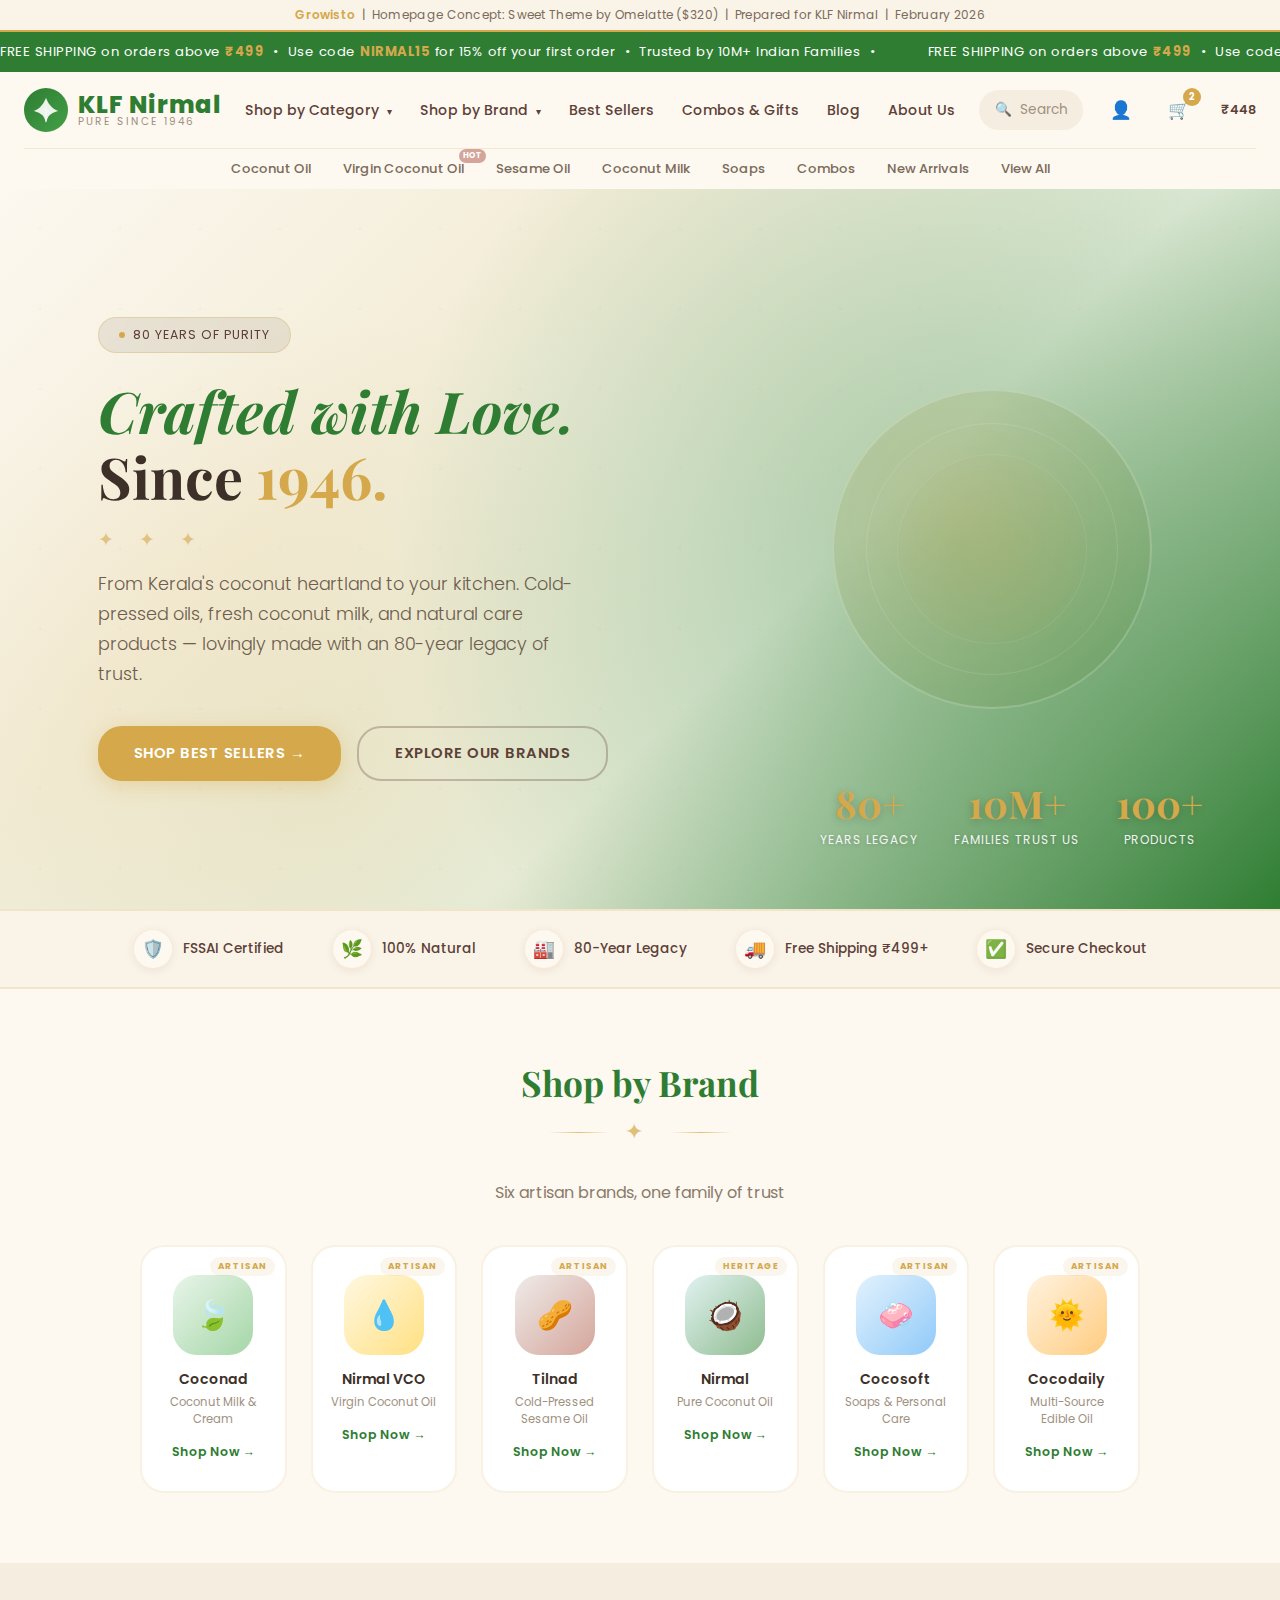
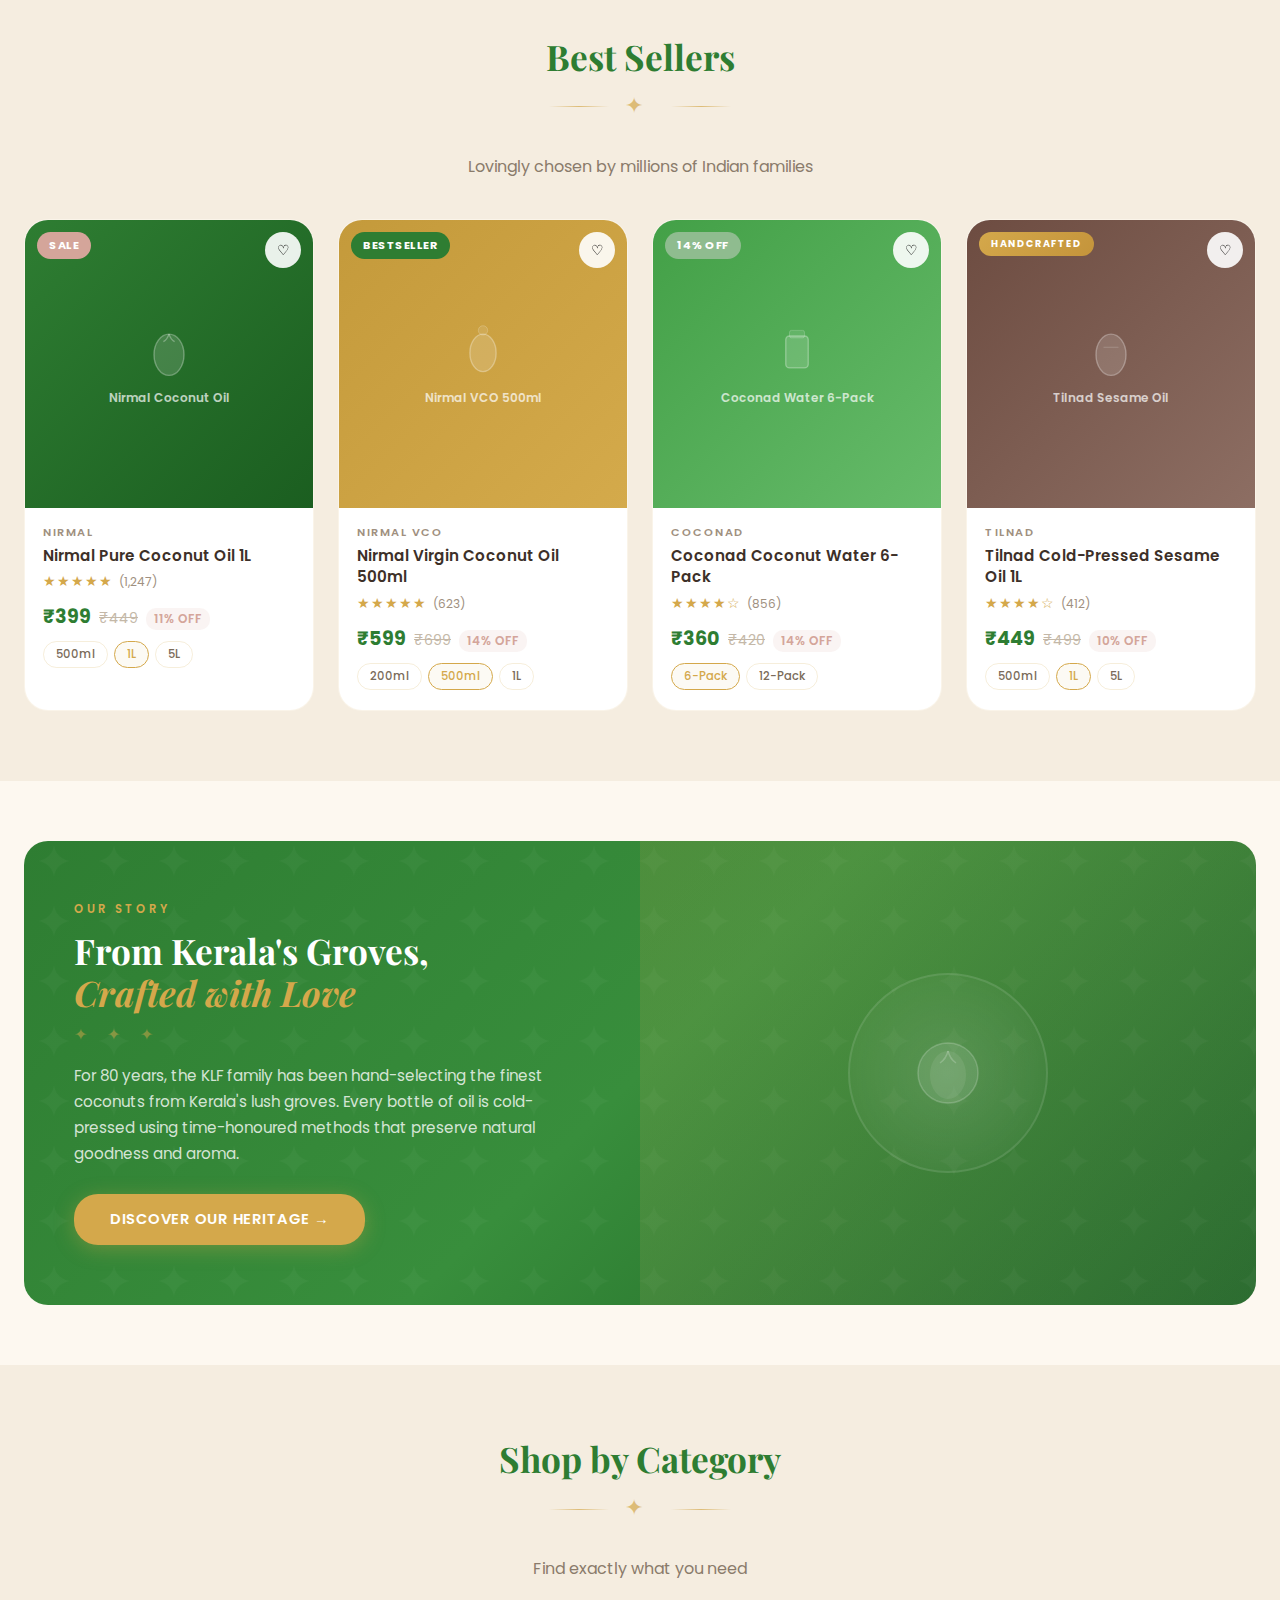
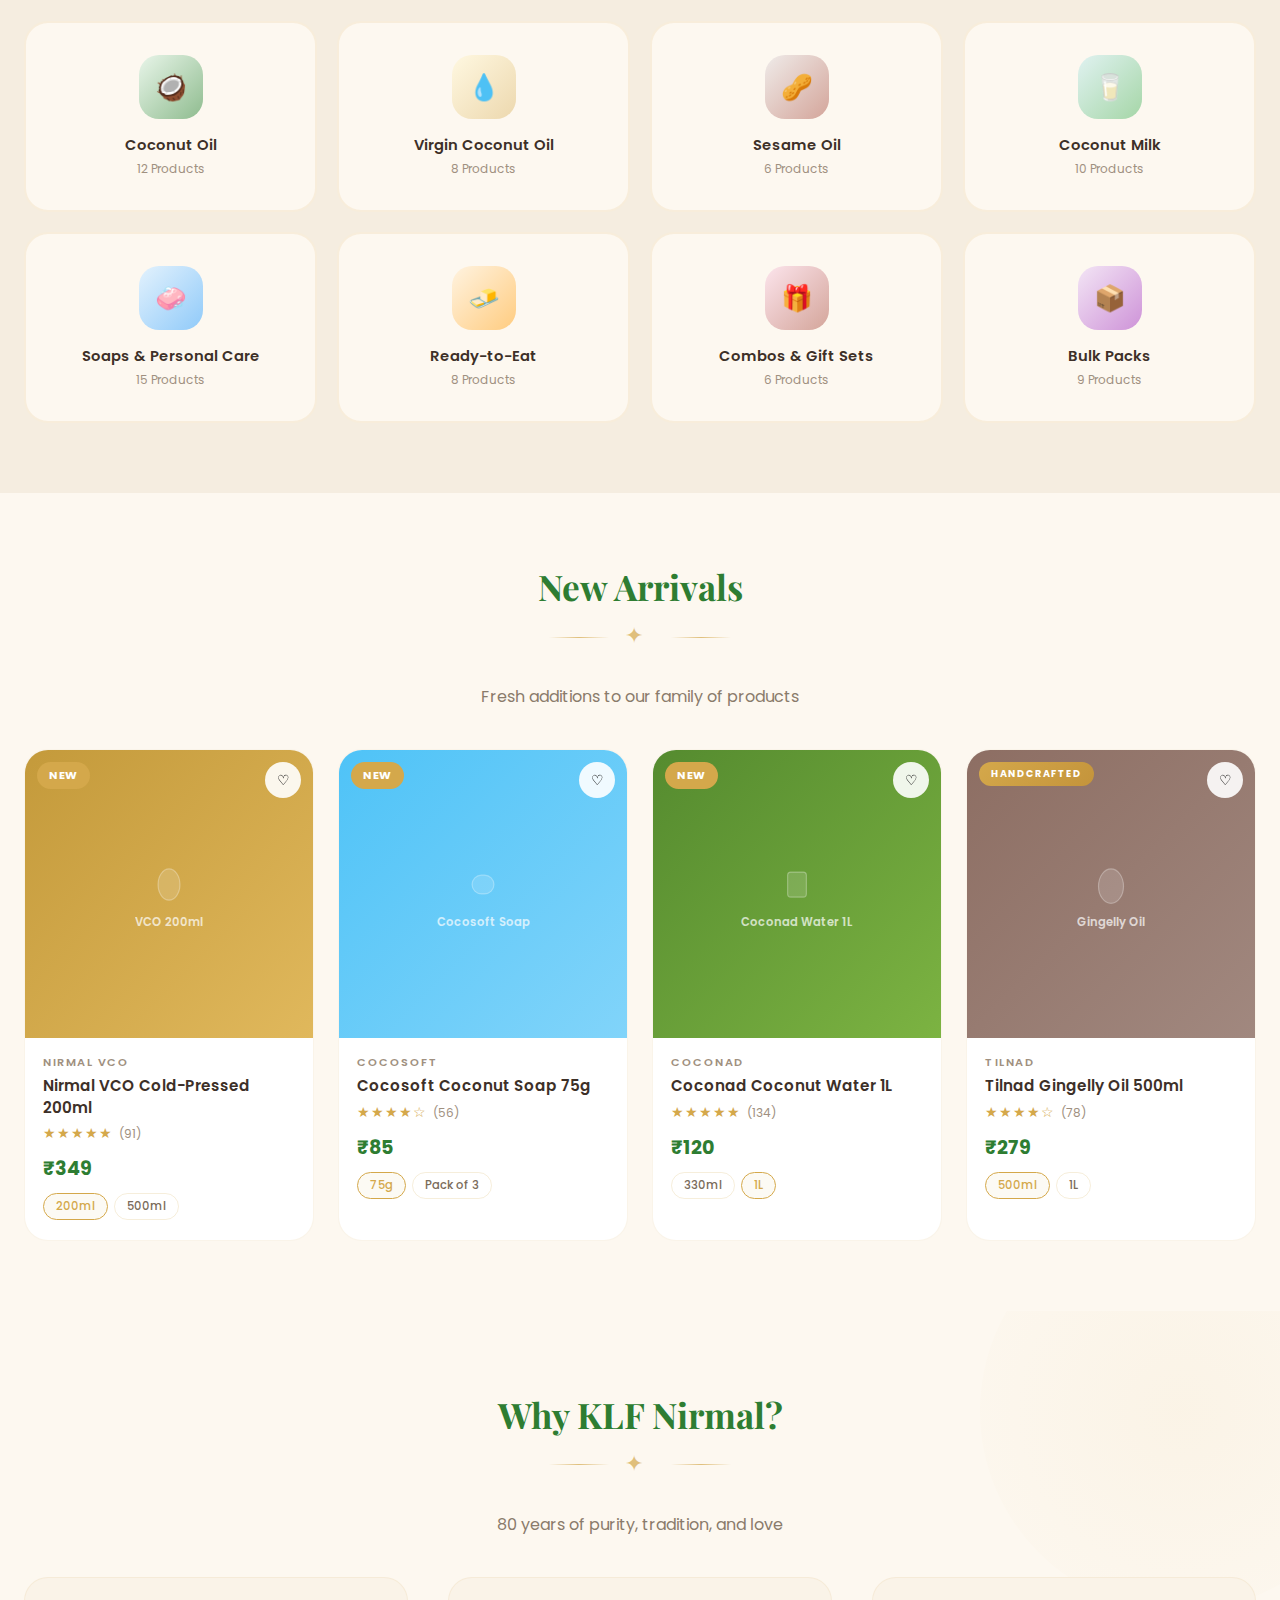
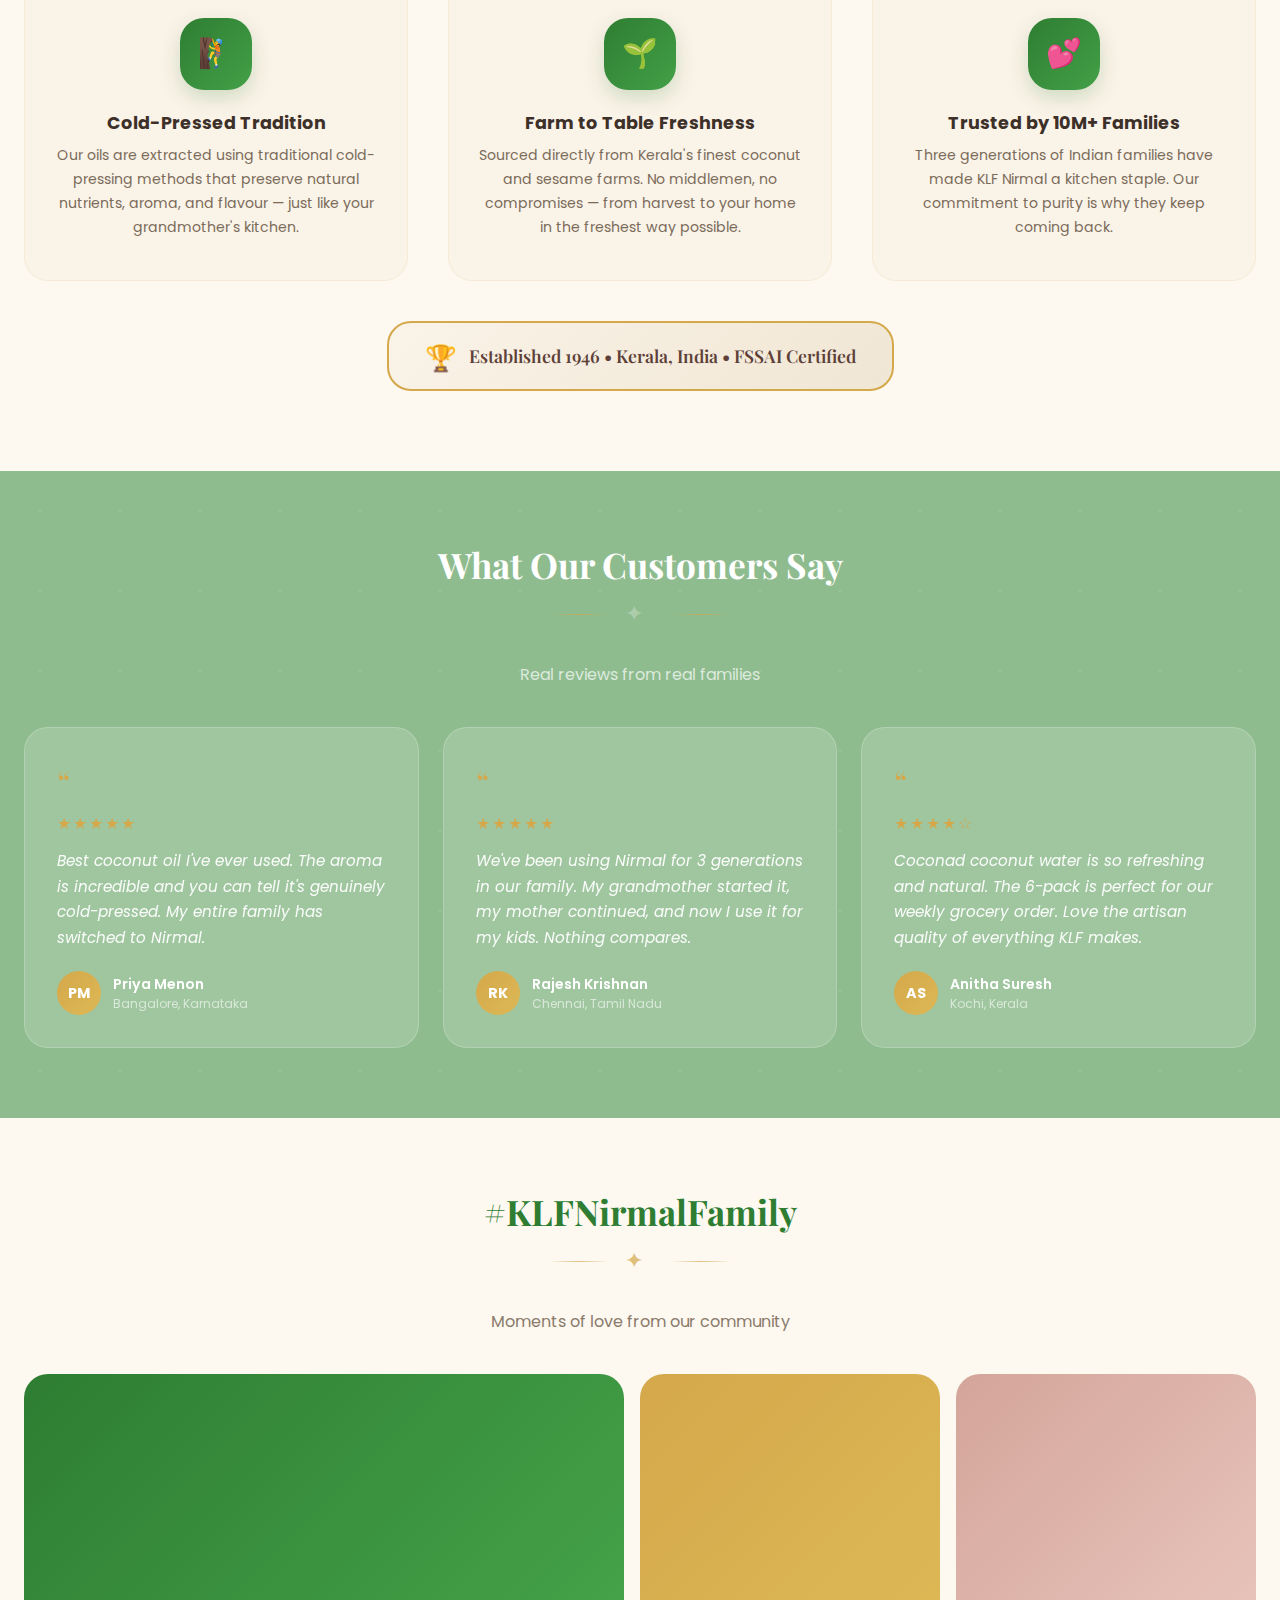
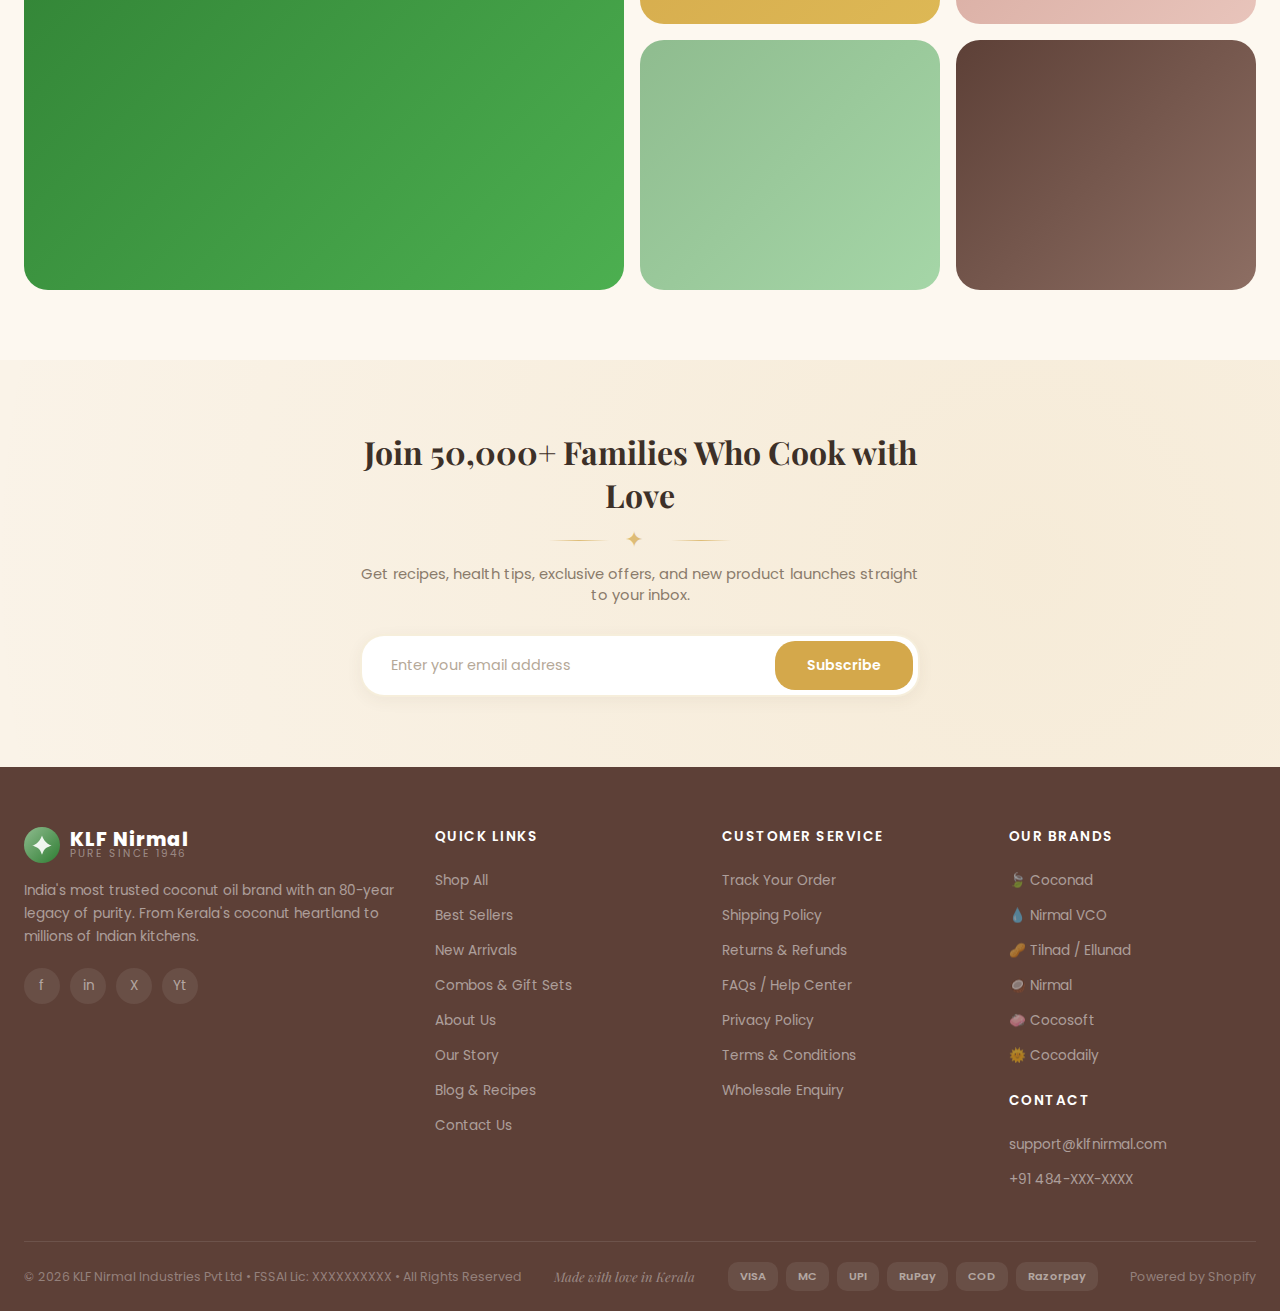
<file: mockups/sweet.html>
<!DOCTYPE html>
<html lang="en">
<head>
<meta charset="UTF-8">
<meta name="viewport" content="width=device-width, initial-scale=1.0">
<title>KLF Nirmal — Pure Since 1946 | Official Online Store</title>
<link rel="preconnect" href="https://fonts.googleapis.com">
<link href="https://fonts.googleapis.com/css2?family=Poppins:wght@300;400;500;600;700;800&family=Playfair+Display:ital,wght@0,400;0,600;0,700;1,400&display=swap" rel="stylesheet">
<style>
/* ========== RESET & BASE ========== */
*,*::before,*::after{box-sizing:border-box;margin:0;padding:0}
html{scroll-behavior:smooth;font-size:16px}
body{font-family:'Poppins',sans-serif;color:#3d3028;background:#FDF8F0;overflow-x:hidden;-webkit-font-smoothing:antialiased}
a{text-decoration:none;color:inherit;transition:color .3s}
ul{list-style:none}
img{max-width:100%;display:block}
button{cursor:pointer;font-family:inherit;border:none;outline:none}
input{font-family:inherit;outline:none}
.container{max-width:1340px;margin:0 auto;padding:0 24px}
.section-title{font-family:'Playfair Display',serif;font-size:2.2rem;font-weight:700;text-align:center;margin-bottom:.5rem;color:#2E7D32}
.section-subtitle{text-align:center;color:#8a7b6b;font-size:1rem;margin-bottom:2.5rem;font-weight:400}

/* Ornamental Flourish Divider */
.ornament{text-align:center;margin:0 auto 2rem;font-size:1.4rem;color:#D4A84B;letter-spacing:12px;opacity:.7}
.ornament::before,.ornament::after{content:'';display:inline-block;width:60px;height:1px;background:linear-gradient(90deg,transparent,#D4A84B,transparent);vertical-align:middle;margin:0 16px}

/* ========== GROWISTO BAR ========== */
.growisto-bar{background:#FAF3E8;border-bottom:2px solid #D4A84B;padding:6px 0;text-align:center;font-size:.75rem;color:#7a6b5a;letter-spacing:.3px}
.growisto-bar span{color:#D4A84B;font-weight:600}

/* ========== ANNOUNCEMENT BAR ========== */
.announcement-bar{background:#2E7D32;color:#fff;padding:10px 0;text-align:center;font-size:.82rem;letter-spacing:.5px;position:relative;overflow:hidden}
.announcement-bar .announce-track{display:inline-flex;gap:3rem;animation:marquee 22s linear infinite;white-space:nowrap}
.announcement-bar strong{color:#D4A84B}
@keyframes marquee{0%{transform:translateX(0)}100%{transform:translateX(-50%)}}

/* ========== HEADER ========== */
.header{background:#FDF8F0;position:sticky;top:0;z-index:1000;transition:all .3s ease}
.header.scrolled{box-shadow:0 4px 24px rgba(93,64,55,.1)}
.header-top{display:flex;align-items:center;justify-content:space-between;padding:16px 0;transition:padding .3s}
.header.scrolled .header-top{padding:10px 0}

/* Logo */
.logo{display:flex;align-items:center;gap:10px;text-decoration:none}
.logo-icon{width:44px;height:44px;background:linear-gradient(135deg,#2E7D32,#43A047);border-radius:50%;display:flex;align-items:center;justify-content:center;color:#fff;font-size:1.4rem;transition:transform .3s}
.logo:hover .logo-icon{transform:rotate(10deg) scale(1.05)}
.logo-text{display:flex;flex-direction:column;line-height:1}
.logo-text .brand{font-size:1.5rem;font-weight:800;color:#2E7D32;letter-spacing:1px}
.logo-text .sub{font-size:.65rem;color:#a09080;letter-spacing:2px;text-transform:uppercase}

/* Nav */
.main-nav{display:flex;align-items:center;gap:28px}
.main-nav > li{position:relative}
.main-nav > li > a{font-size:.88rem;font-weight:500;color:#5D4037;padding:8px 0;display:block;position:relative;transition:color .3s}
.main-nav > li > a::after{content:'';position:absolute;bottom:0;left:0;width:0;height:2px;background:#D4A84B;border-radius:2px;transition:width .3s}
.main-nav > li:hover > a{color:#2E7D32}
.main-nav > li:hover > a::after{width:100%}
.nav-arrow{font-size:.6rem;margin-left:4px;transition:transform .3s}
.main-nav > li:hover .nav-arrow{transform:rotate(180deg)}

/* Mega Menu */
.mega-menu{position:absolute;top:100%;left:50%;transform:translateX(-50%) translateY(10px);background:#FDF8F0;border-radius:20px;box-shadow:0 15px 50px rgba(93,64,55,.15);padding:28px 32px;min-width:520px;opacity:0;visibility:hidden;pointer-events:none;transition:all .3s ease;z-index:100;border:1px solid rgba(212,168,75,.15)}
.main-nav > li:hover .mega-menu{opacity:1;visibility:visible;pointer-events:auto;transform:translateX(-50%) translateY(0)}
.mega-menu-grid{display:grid;grid-template-columns:1fr 1fr;gap:8px 32px}
.mega-menu a{display:flex;align-items:center;gap:10px;padding:8px 12px;border-radius:14px;font-size:.88rem;color:#5D4037;transition:all .2s}
.mega-menu a:hover{background:rgba(46,125,50,.08);color:#2E7D32}
.mega-menu a .cat-icon{width:32px;height:32px;border-radius:10px;background:linear-gradient(135deg,#e8f5e9,#c8e6c9);display:flex;align-items:center;justify-content:center;font-size:.9rem;flex-shrink:0}
.mega-menu-title{font-size:.7rem;text-transform:uppercase;letter-spacing:2px;color:#a09080;font-weight:600;margin-bottom:12px;padding:0 12px}

/* Header Actions */
.header-actions{display:flex;align-items:center;gap:18px}
.header-action{width:40px;height:40px;border-radius:50%;display:flex;align-items:center;justify-content:center;background:transparent;transition:all .2s;position:relative;color:#5D4037;font-size:1.1rem}
.header-action:hover{background:rgba(46,125,50,.08);color:#2E7D32}
.search-toggle{background:#F5EDE0;border-radius:24px;width:auto;padding:8px 16px;gap:8px;font-size:.85rem;color:#a09080}
.search-toggle:hover{background:#ece3d3}
.cart-count{position:absolute;top:-2px;right:-2px;background:#D4A84B;color:#fff;font-size:.6rem;width:18px;height:18px;border-radius:50%;display:flex;align-items:center;justify-content:center;font-weight:700}
.cart-amount{font-size:.8rem;font-weight:600;color:#5D4037;margin-left:4px}

/* Secondary Nav */
.secondary-nav{border-top:1px solid rgba(212,168,75,.2);display:flex;justify-content:center;gap:32px;padding:10px 0}
.secondary-nav a{font-size:.82rem;color:#7a6b5a;font-weight:500;transition:color .3s;position:relative}
.secondary-nav a:hover{color:#2E7D32}
.secondary-nav a.hot::after{content:'HOT';position:absolute;top:-10px;right:-22px;background:#D4A59A;color:#fff;font-size:.5rem;padding:1px 4px;border-radius:8px;font-weight:700}

/* ========== HERO BANNER ========== */
.hero{position:relative;height:85vh;max-height:720px;min-height:500px;overflow:hidden;display:flex;align-items:center}
.hero-bg{position:absolute;inset:0;background:linear-gradient(135deg,#FDF8F0 0%,#f3edd8 30%,#e8f0e0 60%,#2E7D32 100%);z-index:0}
.hero-bg::before{content:'';position:absolute;inset:0;background:radial-gradient(circle at 75% 50%,rgba(46,125,50,.35) 0%,transparent 55%),radial-gradient(circle at 25% 80%,rgba(212,168,75,.15) 0%,transparent 40%)}
.hero-bg::after{content:'';position:absolute;inset:0;background:url("data:image/svg+xml,%3Csvg width='80' height='80' viewBox='0 0 80 80' xmlns='http://www.w3.org/2000/svg'%3E%3Ccircle cx='40' cy='40' r='1.5' fill='rgba(93,64,55,0.03)'/%3E%3C/svg%3E")}
.hero-content{position:relative;z-index:2;max-width:620px;padding-left:6%;animation:heroFadeIn 1s ease-out}
@keyframes heroFadeIn{from{opacity:0;transform:translateY(30px)}to{opacity:1;transform:translateY(0)}}
.hero-label{display:inline-flex;align-items:center;gap:8px;background:rgba(93,64,55,.1);backdrop-filter:blur(10px);padding:8px 20px;border-radius:24px;font-size:.78rem;color:#5D4037;letter-spacing:1px;text-transform:uppercase;margin-bottom:24px;border:1px solid rgba(212,168,75,.3)}
.hero-label .dot{width:6px;height:6px;background:#D4A84B;border-radius:50%;animation:pulse 2s infinite}
@keyframes pulse{0%,100%{opacity:1;transform:scale(1)}50%{opacity:.5;transform:scale(1.5)}}
.hero h1{font-family:'Playfair Display',serif;font-size:3.6rem;color:#3d3028;font-weight:700;line-height:1.15;margin-bottom:16px}
.hero h1 em{font-style:italic;color:#2E7D32}
.hero h1 .gold{color:#D4A84B}
.hero-ornament{color:#D4A84B;font-size:1.2rem;letter-spacing:10px;margin-bottom:16px;opacity:.6}
.hero p{font-size:1.1rem;color:#6d5d4d;line-height:1.7;margin-bottom:36px;max-width:480px;font-weight:300}
.hero-ctas{display:flex;gap:16px;flex-wrap:wrap}
.btn-primary{display:inline-flex;align-items:center;gap:8px;background:#D4A84B;color:#fff;padding:15px 36px;border-radius:24px;font-size:.92rem;font-weight:600;letter-spacing:.5px;transition:all .3s;box-shadow:0 4px 20px rgba(212,168,75,.35)}
.btn-primary:hover{background:#ddb855;transform:translateY(-2px);box-shadow:0 8px 30px rgba(212,168,75,.45)}
.btn-secondary{display:inline-flex;align-items:center;gap:8px;background:transparent;color:#5D4037;padding:15px 36px;border-radius:24px;font-size:.92rem;font-weight:600;letter-spacing:.5px;border:2px solid rgba(93,64,55,.3);transition:all .3s}
.btn-secondary:hover{background:rgba(93,64,55,.06);border-color:#5D4037}
.hero-stats{position:absolute;right:6%;bottom:60px;z-index:2;display:flex;gap:36px}
.hero-stat{text-align:center;color:#fff}
.hero-stat .num{font-family:'Playfair Display',serif;font-size:2.4rem;font-weight:700;color:#D4A84B;text-shadow:0 2px 8px rgba(0,0,0,.2)}
.hero-stat .label{font-size:.75rem;opacity:.9;letter-spacing:1px;text-transform:uppercase;margin-top:2px;text-shadow:0 1px 4px rgba(0,0,0,.2)}
/* Decorative coconut shape */
.hero-deco{position:absolute;right:10%;top:50%;transform:translateY(-50%);width:320px;height:320px;border-radius:50%;background:radial-gradient(circle at 40% 40%,rgba(212,168,75,.2),rgba(46,125,50,.15));border:2px solid rgba(255,255,255,.2);z-index:1;animation:float 6s ease-in-out infinite}
.hero-deco::before{content:'';position:absolute;width:80%;height:80%;top:10%;left:10%;border-radius:50%;border:1px solid rgba(255,255,255,.12)}
.hero-deco::after{content:'';position:absolute;width:60%;height:60%;top:20%;left:20%;border-radius:50%;background:radial-gradient(circle,rgba(212,168,75,.1),transparent);border:1px solid rgba(255,255,255,.08)}
@keyframes float{0%,100%{transform:translateY(-50%) rotate(0deg)}50%{transform:translateY(-53%) rotate(3deg)}}

/* ========== TRUST BAR ========== */
.trust-bar{background:#FAF3E8;border-top:2px solid rgba(212,168,75,.2);border-bottom:2px solid rgba(212,168,75,.2);padding:18px 0}
.trust-bar .container{display:flex;justify-content:center;gap:48px;flex-wrap:wrap}
.trust-item{display:flex;align-items:center;gap:10px;font-size:.85rem;font-weight:500;color:#5D4037}
.trust-icon{width:40px;height:40px;border-radius:24px;background:#FDF8F0;display:flex;align-items:center;justify-content:center;font-size:1.1rem;box-shadow:0 2px 8px rgba(93,64,55,.08);border:1px solid rgba(212,168,75,.15)}

/* ========== SHOP BY BRAND ========== */
.brands-section{padding:70px 0;background:#FDF8F0}
.brands-grid{display:grid;grid-template-columns:repeat(6,1fr);gap:24px;max-width:1000px;margin:0 auto}
.brand-card{text-align:center;padding:28px 16px;border-radius:24px;background:#fff;border:2px solid rgba(212,168,75,.15);transition:all .3s;cursor:pointer;position:relative;overflow:hidden}
.brand-card:hover{border-color:#D4A84B;transform:translateY(-5px);box-shadow:0 12px 30px rgba(212,168,75,.15)}
.brand-circle{width:80px;height:80px;border-radius:24px;margin:0 auto 14px;display:flex;align-items:center;justify-content:center;font-size:1.8rem;transition:transform .3s}
.brand-card:hover .brand-circle{transform:scale(1.08) rotate(-3deg)}
.brand-card h3{font-size:.88rem;font-weight:600;color:#3d3028;margin-bottom:4px}
.brand-card p{font-size:.72rem;color:#a09080;margin-bottom:10px}
.brand-link{font-size:.78rem;color:#2E7D32;font-weight:600;display:inline-flex;align-items:center;gap:4px;transition:gap .3s}
.brand-card:hover .brand-link{gap:8px}
/* Artisan badge on cards */
.artisan-badge{position:absolute;top:10px;right:10px;font-size:.55rem;text-transform:uppercase;letter-spacing:1px;color:#D4A84B;font-weight:700;background:rgba(212,168,75,.1);padding:3px 8px;border-radius:10px}
.brand-coconad .brand-circle{background:linear-gradient(135deg,#e8f5e9,#a5d6a7)}
.brand-vco .brand-circle{background:linear-gradient(135deg,#FFF8E1,#FFE082)}
.brand-tilnad .brand-circle{background:linear-gradient(135deg,#efebe9,#D4A59A)}
.brand-nirmal .brand-circle{background:linear-gradient(135deg,#e0f2f1,#8FBC8F)}
.brand-cocosoft .brand-circle{background:linear-gradient(135deg,#e3f2fd,#90caf9)}
.brand-cocodaily .brand-circle{background:linear-gradient(135deg,#fff3e0,#ffcc80)}

/* ========== PRODUCT GRID (reusable) ========== */
.products-section{padding:70px 0}
.products-section.bg-cream{background:#F5EDE0}
.products-grid{display:grid;grid-template-columns:repeat(4,1fr);gap:24px}
.product-card{background:#fff;border-radius:24px;overflow:hidden;position:relative;transition:all .4s ease;border:1px solid rgba(212,168,75,.12)}
.product-card:hover{transform:translateY(-6px);box-shadow:0 20px 50px rgba(93,64,55,.12);border-color:transparent}

/* Product Image */
.product-image{position:relative;aspect-ratio:1;overflow:hidden;background:#FAF3E8}
.product-image .img-placeholder{width:100%;height:100%;display:flex;flex-direction:column;align-items:center;justify-content:center;font-size:.9rem;font-weight:600;color:#fff;text-align:center;padding:20px;transition:transform .6s ease}
.product-card:hover .img-placeholder{transform:scale(1.06)}

/* Product badge */
.product-badge{position:absolute;top:12px;left:12px;padding:5px 12px;border-radius:14px;font-size:.7rem;font-weight:700;text-transform:uppercase;letter-spacing:.5px;z-index:3}
.badge-sale{background:#D4A59A;color:#fff}
.badge-best{background:#2E7D32;color:#fff}
.badge-new{background:#D4A84B;color:#fff}
.badge-off{background:#8FBC8F;color:#fff}
.badge-artisan{background:linear-gradient(135deg,#D4A84B,#c4943b);color:#fff;font-size:.6rem;letter-spacing:1px}

/* Wishlist */
.wishlist-btn{position:absolute;top:12px;right:12px;width:36px;height:36px;border-radius:50%;background:rgba(255,255,255,.9);display:flex;align-items:center;justify-content:center;z-index:3;transition:all .3s;font-size:.9rem;backdrop-filter:blur(4px)}
.wishlist-btn:hover{background:#fff;transform:scale(1.15);color:#D4A59A}

/* Quick buy overlay */
.quick-buy-overlay{position:absolute;bottom:0;left:0;right:0;background:linear-gradient(transparent,rgba(93,64,55,.7));padding:16px;transform:translateY(100%);transition:transform .4s ease;z-index:3;display:flex;gap:8px}
.product-card:hover .quick-buy-overlay{transform:translateY(0)}
.quick-buy-btn{flex:1;padding:10px;border-radius:14px;font-size:.78rem;font-weight:600;text-align:center;transition:all .2s}
.quick-buy-btn.primary{background:#D4A84B;color:#fff}
.quick-buy-btn.primary:hover{background:#ddb855}
.quick-buy-btn.secondary{background:rgba(255,255,255,.2);color:#fff;backdrop-filter:blur(4px)}
.quick-buy-btn.secondary:hover{background:rgba(255,255,255,.3)}

/* Product Info */
.product-info{padding:16px 18px 20px}
.product-brand-label{font-size:.7rem;text-transform:uppercase;letter-spacing:1.5px;color:#a09080;font-weight:600;margin-bottom:4px}
.product-name{font-size:.95rem;font-weight:600;color:#3d3028;margin-bottom:6px;line-height:1.4;transition:color .3s}
.product-card:hover .product-name{color:#2E7D32}
.product-rating{display:flex;align-items:center;gap:6px;margin-bottom:10px}
.stars{color:#D4A84B;font-size:.85rem;letter-spacing:1px}
.rating-count{font-size:.75rem;color:#a09080}
.product-price{display:flex;align-items:baseline;gap:8px;margin-bottom:10px}
.current-price{font-size:1.2rem;font-weight:700;color:#2E7D32}
.original-price{font-size:.88rem;color:#c4b8a8;text-decoration:line-through}
.discount-pct{font-size:.75rem;color:#D4A59A;font-weight:600;background:rgba(212,165,154,.12);padding:2px 8px;border-radius:10px}
/* Size selector */
.size-options{display:flex;gap:6px;flex-wrap:wrap}
.size-option{padding:4px 12px;border-radius:14px;font-size:.72rem;font-weight:500;border:1.5px solid rgba(212,168,75,.2);color:#7a6b5a;transition:all .2s;cursor:pointer}
.size-option:hover,.size-option.active{border-color:#D4A84B;color:#D4A84B;background:rgba(212,168,75,.06)}

/* ========== ARTISAN STORY BANNER ========== */
.artisan-banner{padding:60px 0}
.artisan-inner{background:linear-gradient(135deg,#2E7D32 0%,#388E3C 50%,#1B5E20 100%);border-radius:24px;overflow:hidden;display:grid;grid-template-columns:1fr 1fr;min-height:340px;position:relative}
.artisan-inner::before{content:'';position:absolute;inset:0;background:url("data:image/svg+xml,%3Csvg width='60' height='60' viewBox='0 0 60 60' xmlns='http://www.w3.org/2000/svg'%3E%3Cpath d='M30 5 C28 15, 22 18, 15 20 C22 22, 28 25, 30 35 C32 25, 38 22, 45 20 C38 18, 32 15, 30 5z' fill='rgba(255,255,255,0.03)'/%3E%3C/svg%3E")}
.artisan-text{padding:60px 50px;display:flex;flex-direction:column;justify-content:center;position:relative;z-index:1}
.artisan-label{font-size:.72rem;text-transform:uppercase;letter-spacing:3px;color:#D4A84B;font-weight:600;margin-bottom:12px}
.artisan-text h2{font-family:'Playfair Display',serif;font-size:2.2rem;color:#fff;margin-bottom:8px;line-height:1.2}
.artisan-text h2 em{font-style:italic;color:#D4A84B}
.artisan-flourish{color:#D4A84B;letter-spacing:8px;font-size:1rem;margin-bottom:16px;opacity:.5}
.artisan-text p{color:rgba(255,255,255,.8);margin-bottom:28px;font-size:.95rem;line-height:1.7}
.artisan-visual{background:linear-gradient(135deg,rgba(212,168,75,.15),rgba(143,188,143,.15));display:flex;align-items:center;justify-content:center;position:relative}
.artisan-visual-inner{width:200px;height:200px;border-radius:50%;background:radial-gradient(circle,rgba(255,255,255,.12),transparent);border:2px solid rgba(255,255,255,.1);display:flex;align-items:center;justify-content:center;font-size:3rem}

/* ========== CATEGORIES GRID ========== */
.categories-section{padding:70px 0;background:#F5EDE0}
.categories-grid{display:grid;grid-template-columns:repeat(4,1fr);gap:20px}
.category-tile{background:#FDF8F0;border-radius:24px;padding:32px 20px;text-align:center;border:2px solid rgba(212,168,75,.12);transition:all .3s;cursor:pointer;position:relative;overflow:hidden}
.category-tile::before{content:'';position:absolute;inset:0;background:linear-gradient(135deg,rgba(143,188,143,.08),rgba(212,168,75,.06));opacity:0;transition:opacity .3s;border-radius:22px}
.category-tile:hover{border-color:#D4A84B;transform:translateY(-4px);box-shadow:0 12px 30px rgba(212,168,75,.1)}
.category-tile:hover::before{opacity:1}
.category-tile > *{position:relative;z-index:1}
.cat-tile-icon{width:64px;height:64px;border-radius:20px;margin:0 auto 16px;display:flex;align-items:center;justify-content:center;font-size:1.6rem;background:linear-gradient(135deg,#e8f5e9,#c8e6c9);transition:transform .3s}
.category-tile:hover .cat-tile-icon{transform:scale(1.1) rotate(-3deg)}
.category-tile h3{font-size:.92rem;font-weight:600;color:#3d3028;margin-bottom:4px}
.category-tile p{font-size:.75rem;color:#a09080}

/* Category pastel backgrounds */
.cat-pastel-1 .cat-tile-icon{background:linear-gradient(135deg,#e8f5e9,#8FBC8F)}
.cat-pastel-2 .cat-tile-icon{background:linear-gradient(135deg,#FFF8E1,#D4A84B66)}
.cat-pastel-3 .cat-tile-icon{background:linear-gradient(135deg,#efebe9,#D4A59A)}
.cat-pastel-4 .cat-tile-icon{background:linear-gradient(135deg,#e0f2f1,#a5d6a7)}
.cat-pastel-5 .cat-tile-icon{background:linear-gradient(135deg,#e3f2fd,#90caf9)}
.cat-pastel-6 .cat-tile-icon{background:linear-gradient(135deg,#fff3e0,#ffcc80)}
.cat-pastel-7 .cat-tile-icon{background:linear-gradient(135deg,#fce4ec,#D4A59A)}
.cat-pastel-8 .cat-tile-icon{background:linear-gradient(135deg,#f3e5f5,#ce93d8)}

/* ========== WHY KLF SECTION ========== */
.why-section{padding:80px 0;background:#FDF8F0;position:relative;overflow:hidden}
.why-section::before{content:'';position:absolute;top:-100px;right:-100px;width:400px;height:400px;border-radius:50%;background:radial-gradient(circle,rgba(212,168,75,.06),transparent);pointer-events:none}
.why-grid{display:grid;grid-template-columns:repeat(3,1fr);gap:40px;margin-top:10px}
.why-card{text-align:center;padding:40px 28px;border-radius:24px;background:#FAF3E8;border:1px solid rgba(212,168,75,.1);transition:all .3s;position:relative}
.why-card:hover{background:#fff;transform:translateY(-4px);box-shadow:0 12px 30px rgba(212,168,75,.1)}
.why-icon{width:72px;height:72px;border-radius:24px;margin:0 auto 20px;display:flex;align-items:center;justify-content:center;font-size:1.8rem;background:linear-gradient(135deg,#2E7D32,#43A047);color:#fff;box-shadow:0 8px 20px rgba(46,125,50,.2)}
.why-card h3{font-size:1.1rem;font-weight:700;color:#3d3028;margin-bottom:8px}
.why-card p{font-size:.88rem;color:#7a6b5a;line-height:1.7}
.heritage-badge{text-align:center;margin-top:40px}
.heritage-badge .badge{display:inline-flex;align-items:center;gap:12px;background:linear-gradient(135deg,#FAF3E8,#f0e6d4);padding:16px 36px;border-radius:24px;border:2px solid #D4A84B}
.heritage-badge .badge span{font-family:'Playfair Display',serif;font-size:1.1rem;color:#5D4037;font-weight:600}

/* ========== REVIEWS ========== */
.reviews-section{padding:70px 0;background:#8FBC8F;position:relative;overflow:hidden}
.reviews-section::before{content:'';position:absolute;inset:0;background:url("data:image/svg+xml,%3Csvg width='80' height='80' viewBox='0 0 80 80' xmlns='http://www.w3.org/2000/svg'%3E%3Ccircle cx='40' cy='40' r='1.5' fill='rgba(255,255,255,0.06)'/%3E%3C/svg%3E")}
.reviews-section .section-title{color:#fff}
.reviews-section .section-subtitle{color:rgba(255,255,255,.7)}
.reviews-grid{display:grid;grid-template-columns:repeat(3,1fr);gap:24px;position:relative;z-index:1}
.review-card{background:rgba(255,255,255,.15);backdrop-filter:blur(10px);border:1px solid rgba(255,255,255,.2);border-radius:24px;padding:32px;transition:all .3s}
.review-card:hover{background:rgba(255,255,255,.22);transform:translateY(-4px)}
.review-quote{font-size:2rem;color:#D4A84B;margin-bottom:8px;font-family:'Playfair Display',serif}
.review-text{color:rgba(255,255,255,.95);font-size:.95rem;line-height:1.7;margin-bottom:20px;font-style:italic}
.review-stars{color:#D4A84B;margin-bottom:12px;letter-spacing:2px}
.review-author{display:flex;align-items:center;gap:12px}
.review-avatar{width:44px;height:44px;border-radius:50%;background:linear-gradient(135deg,#D4A84B,#ddb855);display:flex;align-items:center;justify-content:center;color:#fff;font-weight:700;font-size:.9rem}
.review-name{font-weight:600;color:#fff;font-size:.88rem}
.review-location{font-size:.75rem;color:rgba(255,255,255,.6)}

/* ========== LOOKBOOK / LIFESTYLE GRID ========== */
.lookbook-section{padding:70px 0;background:#FDF8F0}
.lookbook-grid{display:grid;grid-template-columns:2fr 1fr 1fr;grid-template-rows:250px 250px;gap:16px;margin-top:10px}
.lookbook-item{border-radius:24px;overflow:hidden;cursor:pointer;position:relative;transition:transform .3s}
.lookbook-item:hover{transform:scale(1.02)}
.lookbook-item::after{content:'';position:absolute;inset:0;background:linear-gradient(transparent 50%,rgba(93,64,55,.5));opacity:0;transition:opacity .3s}
.lookbook-item:hover::after{opacity:1}
.lookbook-item:first-child{grid-row:span 2}
.lookbook-label{position:absolute;bottom:16px;left:16px;z-index:2;color:#fff;font-size:.82rem;font-weight:600;opacity:0;transform:translateY(10px);transition:all .3s}
.lookbook-item:hover .lookbook-label{opacity:1;transform:translateY(0)}

/* ========== NEWSLETTER ========== */
.newsletter-section{padding:70px 0;background:#FAF3E8;position:relative;overflow:hidden}
.newsletter-section::before{content:'';position:absolute;inset:0;background:radial-gradient(circle at 80% 50%,rgba(212,168,75,.1),transparent)}
.newsletter-inner{text-align:center;max-width:560px;margin:0 auto;position:relative;z-index:1}
.newsletter-inner h2{font-family:'Playfair Display',serif;font-size:2rem;color:#3d3028;margin-bottom:6px}
.newsletter-inner p{color:#8a7b6b;margin-bottom:28px;font-size:.92rem}
.newsletter-form{display:flex;gap:0;background:#fff;border-radius:24px;padding:5px;border:2px solid rgba(212,168,75,.2);box-shadow:0 4px 16px rgba(93,64,55,.06)}
.newsletter-form input{flex:1;background:transparent;border:none;padding:14px 24px;color:#3d3028;font-size:.9rem}
.newsletter-form input::placeholder{color:#b5a898}
.newsletter-form button{background:#D4A84B;color:#fff;padding:14px 32px;border-radius:20px;font-weight:600;font-size:.88rem;transition:all .3s;white-space:nowrap}
.newsletter-form button:hover{background:#ddb855}

/* ========== FOOTER ========== */
.footer{background:#5D4037;color:#b5a898;padding:60px 0 0}
.footer-grid{display:grid;grid-template-columns:1.5fr 1fr 1fr 1fr;gap:40px;padding-bottom:40px;border-bottom:1px solid rgba(255,255,255,.1)}
.footer-brand .logo-text .brand{color:#fff}
.footer-brand .logo-text .sub{color:rgba(255,255,255,.4)}
.footer-desc{font-size:.85rem;line-height:1.7;margin:16px 0 20px;color:rgba(255,255,255,.5)}
.footer-social{display:flex;gap:10px}
.footer-social a{width:36px;height:36px;border-radius:50%;background:rgba(255,255,255,.08);display:flex;align-items:center;justify-content:center;transition:all .3s;font-size:.85rem;color:rgba(255,255,255,.5)}
.footer-social a:hover{background:#D4A84B;color:#fff}
.footer-col h4{font-size:.85rem;font-weight:600;color:#fff;text-transform:uppercase;letter-spacing:1.5px;margin-bottom:20px}
.footer-col ul li{margin-bottom:10px}
.footer-col a{font-size:.85rem;color:rgba(255,255,255,.5);transition:all .3s;display:inline-flex;align-items:center;gap:6px}
.footer-col a:hover{color:#D4A84B;padding-left:4px}
.footer-bottom{padding:20px 0;display:flex;justify-content:space-between;align-items:center;flex-wrap:wrap;gap:16px;font-size:.78rem;color:rgba(255,255,255,.35)}
.footer-love{font-family:'Playfair Display',serif;font-style:italic;color:rgba(255,255,255,.4);font-size:.82rem}
.payment-icons{display:flex;gap:8px}
.payment-icon{background:rgba(255,255,255,.08);padding:6px 12px;border-radius:10px;font-size:.7rem;color:rgba(255,255,255,.5);font-weight:600}

/* ========== BACK TO TOP ========== */
.back-to-top{position:fixed;bottom:30px;right:30px;width:48px;height:48px;border-radius:24px;background:#D4A84B;color:#fff;display:flex;align-items:center;justify-content:center;font-size:1.1rem;cursor:pointer;opacity:0;transform:translateY(20px);transition:all .3s;z-index:999;box-shadow:0 4px 15px rgba(212,168,75,.3)}
.back-to-top.visible{opacity:1;transform:translateY(0)}
.back-to-top:hover{background:#ddb855;transform:translateY(-3px)}

/* ========== CART DRAWER ========== */
.cart-overlay{position:fixed;inset:0;background:rgba(93,64,55,.4);z-index:2000;opacity:0;visibility:hidden;transition:all .3s;backdrop-filter:blur(2px)}
.cart-overlay.open{opacity:1;visibility:visible}
.cart-drawer{position:fixed;top:0;right:0;width:420px;max-width:90vw;height:100vh;background:#FDF8F0;z-index:2001;transform:translateX(100%);transition:transform .4s cubic-bezier(.16,1,.3,1),visibility 0s .4s;display:flex;flex-direction:column;border-radius:24px 0 0 24px;visibility:hidden}
.cart-drawer.open{transform:translateX(0);visibility:visible;transition:transform .4s cubic-bezier(.16,1,.3,1),visibility 0s}
.cart-header{display:flex;justify-content:space-between;align-items:center;padding:20px 24px;border-bottom:1px solid rgba(212,168,75,.15)}
.cart-header h3{font-size:1.1rem;font-weight:700;display:flex;align-items:center;gap:8px;color:#3d3028}
.cart-header .count-badge{background:#2E7D32;color:#fff;font-size:.7rem;padding:2px 8px;border-radius:10px}
.cart-close{width:36px;height:36px;border-radius:50%;background:#F5EDE0;display:flex;align-items:center;justify-content:center;transition:all .2s;font-size:1rem;color:#5D4037}
.cart-close:hover{background:#ece3d3}
.cart-body{flex:1;overflow-y:auto;padding:24px}
.cart-empty{text-align:center;padding:60px 20px;color:#a09080}
.cart-empty .empty-icon{font-size:3rem;margin-bottom:16px;opacity:.3}
.cart-empty p{font-size:.92rem;margin-bottom:20px}
.cart-item{display:flex;gap:16px;padding:16px 0;border-bottom:1px solid rgba(212,168,75,.1)}
.cart-item-img{width:80px;height:80px;border-radius:16px;flex-shrink:0;display:flex;align-items:center;justify-content:center;font-size:.7rem;color:#fff;text-align:center;padding:8px}
.cart-item-details{flex:1}
.cart-item-name{font-size:.88rem;font-weight:600;margin-bottom:4px;color:#3d3028}
.cart-item-variant{font-size:.75rem;color:#a09080;margin-bottom:8px}
.cart-item-qty{display:inline-flex;align-items:center;gap:0;border:1px solid rgba(212,168,75,.2);border-radius:14px}
.qty-btn{width:30px;height:30px;display:flex;align-items:center;justify-content:center;font-size:.9rem;color:#7a6b5a;transition:all .2s;background:none}
.qty-btn:hover{background:rgba(212,168,75,.08);color:#D4A84B}
.qty-val{width:30px;text-align:center;font-size:.85rem;font-weight:600;color:#3d3028}
.cart-item-price{font-weight:700;color:#2E7D32;font-size:.95rem;text-align:right}
.cart-item-remove{font-size:.75rem;color:#a09080;cursor:pointer;text-align:right;margin-top:4px;transition:color .2s}
.cart-item-remove:hover{color:#D4A59A}
.cart-footer{padding:20px 24px;border-top:1px solid rgba(212,168,75,.15);background:#FAF3E8;border-radius:0 0 0 24px}
.free-ship-bar{margin-bottom:16px}
.free-ship-text{font-size:.78rem;color:#7a6b5a;margin-bottom:6px;display:flex;justify-content:space-between}
.free-ship-track{height:4px;background:rgba(212,168,75,.15);border-radius:4px;overflow:hidden}
.free-ship-fill{height:100%;background:linear-gradient(90deg,#2E7D32,#D4A84B);border-radius:4px;width:65%;transition:width .5s}
.cart-total{display:flex;justify-content:space-between;align-items:center;margin-bottom:16px;font-size:1rem;font-weight:700;color:#3d3028}
.checkout-btn{width:100%;padding:15px;border-radius:20px;background:#D4A84B;color:#fff;font-size:.95rem;font-weight:600;transition:all .3s;text-align:center}
.checkout-btn:hover{background:#ddb855}
.cart-continue{display:block;text-align:center;margin-top:10px;font-size:.82rem;color:#2E7D32;font-weight:500;cursor:pointer}

/* ========== SEARCH OVERLAY ========== */
.search-overlay{position:fixed;inset:0;background:rgba(93,64,55,.6);z-index:2000;opacity:0;visibility:hidden;transition:all .3s;display:flex;align-items:flex-start;justify-content:center;padding-top:120px;backdrop-filter:blur(4px)}
.search-overlay.open{opacity:1;visibility:visible}
.search-box{background:#FDF8F0;border-radius:24px;width:640px;max-width:90vw;padding:0;overflow:hidden;transform:translateY(-20px);transition:transform .3s;border:2px solid rgba(212,168,75,.15)}
.search-overlay.open .search-box{transform:translateY(0)}
.search-input-wrap{display:flex;align-items:center;padding:0 24px;border-bottom:1px solid rgba(212,168,75,.15)}
.search-input-wrap .search-icon{font-size:1.1rem;color:#a09080;margin-right:12px}
.search-input-wrap input{flex:1;padding:20px 0;border:none;font-size:1.1rem;background:none;color:#3d3028}
.search-input-wrap .search-close-btn{width:32px;height:32px;border-radius:50%;background:#F5EDE0;display:flex;align-items:center;justify-content:center;cursor:pointer;font-size:.9rem;transition:all .2s;color:#5D4037}
.search-input-wrap .search-close-btn:hover{background:#ece3d3}
.search-suggestions{padding:20px 24px}
.search-suggestions h4{font-size:.75rem;text-transform:uppercase;letter-spacing:1.5px;color:#a09080;font-weight:600;margin-bottom:12px}
.search-suggestions .tags{display:flex;flex-wrap:wrap;gap:8px}
.search-suggestions .tag{padding:8px 16px;border-radius:20px;background:#F5EDE0;font-size:.82rem;color:#5D4037;cursor:pointer;transition:all .2s}
.search-suggestions .tag:hover{background:rgba(46,125,50,.08);color:#2E7D32}

/* ========== SCROLL REVEAL ========== */
.reveal{opacity:1;transform:translateY(0)}

/* ========== MOBILE RESPONSIVE ========== */
.mobile-menu-btn{display:none;width:40px;height:40px;border-radius:14px;align-items:center;justify-content:center;background:none;border:none;flex-direction:column;gap:5px;cursor:pointer}
.mobile-menu-btn span{display:block;width:22px;height:2px;background:#5D4037;border-radius:2px;transition:all .3s}
.mobile-nav-overlay{display:none}
.mobile-nav{display:none}

@media(max-width:1024px){
.products-grid{grid-template-columns:repeat(2,1fr)}
.categories-grid{grid-template-columns:repeat(2,1fr)}
.brands-grid{grid-template-columns:repeat(3,1fr)}
.hero h1{font-size:2.8rem}
.hero-deco{width:250px;height:250px;right:4%}
.hero-stats{display:none}
.reviews-grid{grid-template-columns:1fr}
.artisan-inner{grid-template-columns:1fr}
.artisan-visual{min-height:200px}
.footer-grid{grid-template-columns:repeat(2,1fr)}
.lookbook-grid{grid-template-columns:1fr 1fr;grid-template-rows:200px 200px 200px}
.lookbook-item:first-child{grid-row:span 1;grid-column:span 2}
}

@media(max-width:768px){
.main-nav,.secondary-nav{display:none}
.mobile-menu-btn{display:flex}
.hero{min-height:auto;height:auto;padding:60px 0}
.hero-content{padding-left:0;max-width:100%}
.hero h1{font-size:2.2rem}
.hero p{font-size:.95rem}
.hero-deco{display:none}
.hero-ctas{flex-direction:column}
.hero-ctas a,.hero-ctas button{width:100%;justify-content:center}
.products-grid{grid-template-columns:repeat(2,1fr);gap:12px}
.brands-grid{grid-template-columns:repeat(3,1fr);gap:12px}
.categories-grid{grid-template-columns:repeat(2,1fr);gap:12px}
.why-grid{grid-template-columns:1fr;gap:20px}
.lookbook-grid{grid-template-columns:1fr;grid-template-rows:repeat(4,180px)}
.lookbook-item:first-child{grid-column:span 1}
.trust-bar .container{gap:20px}
.trust-item{font-size:.75rem}
.trust-icon{width:32px;height:32px;font-size:.9rem}
.section-title{font-size:1.6rem}
.footer-grid{grid-template-columns:1fr}
.footer-bottom{flex-direction:column;text-align:center}
.mega-menu{min-width:calc(100vw - 48px)}
.newsletter-form{flex-direction:column;border-radius:20px;padding:8px}
.newsletter-form input{text-align:center}
.newsletter-form button{border-radius:16px}
.container{padding:0 16px}
.product-info{padding:12px 14px 16px}
.product-name{font-size:.85rem}
.current-price{font-size:1rem}
.brand-card{padding:20px 12px}
.brand-circle{width:60px;height:60px;font-size:1.4rem}
.ornament::before,.ornament::after{width:30px;margin:0 8px}

/* Mobile menu overlay */
.mobile-nav-overlay{display:block;position:fixed;inset:0;background:rgba(93,64,55,.4);z-index:1500;opacity:0;visibility:hidden;transition:all .3s;backdrop-filter:blur(2px)}
.mobile-nav-overlay.open{opacity:1;visibility:visible}
.mobile-nav{display:block;position:fixed;top:0;left:0;width:300px;max-width:85vw;height:100vh;background:#FDF8F0;z-index:1501;transform:translateX(-100%);transition:transform .4s cubic-bezier(.16,1,.3,1);overflow-y:auto;padding:24px;border-radius:0 24px 24px 0}
.mobile-nav.open{transform:translateX(0)}
.mobile-nav-close{width:36px;height:36px;border-radius:50%;background:#F5EDE0;display:flex;align-items:center;justify-content:center;margin-bottom:24px;font-size:1rem;cursor:pointer;color:#5D4037}
.mobile-nav ul li{border-bottom:1px solid rgba(212,168,75,.1)}
.mobile-nav ul li a{display:block;padding:14px 0;font-size:.95rem;font-weight:500;color:#5D4037}
}

@media(max-width:480px){
.products-grid{grid-template-columns:repeat(2,1fr);gap:10px}
.brands-grid{grid-template-columns:repeat(2,1fr)}
.categories-grid{grid-template-columns:repeat(2,1fr)}
.hero h1{font-size:1.8rem}
.btn-primary,.btn-secondary{padding:13px 28px;font-size:.85rem}
}
</style>
</head>
<body>

<!-- ========== GROWISTO BAR ========== -->
<div class="growisto-bar">
  <span>Growisto</span> &nbsp;|&nbsp; Homepage Concept: Sweet Theme by Omelatte ($320) &nbsp;|&nbsp; Prepared for KLF Nirmal &nbsp;|&nbsp; February 2026
</div>

<!-- ========== ANNOUNCEMENT BAR ========== -->
<div class="announcement-bar">
  <div class="announce-track">
    <span>FREE SHIPPING on orders above <strong>&#8377;499</strong> &nbsp;&bull;&nbsp; Use code <strong>NIRMAL15</strong> for 15% off your first order &nbsp;&bull;&nbsp; Trusted by 10M+ Indian Families &nbsp;&bull;&nbsp;</span>
    <span>FREE SHIPPING on orders above <strong>&#8377;499</strong> &nbsp;&bull;&nbsp; Use code <strong>NIRMAL15</strong> for 15% off your first order &nbsp;&bull;&nbsp; Trusted by 10M+ Indian Families &nbsp;&bull;&nbsp;</span>
  </div>
</div>

<!-- ========== HEADER ========== -->
<header class="header" id="header">
<div class="container">
  <div class="header-top">
    <!-- Logo -->
    <a href="#" class="logo">
      <div class="logo-icon">
        <svg width="28" height="28" viewBox="0 0 32 32" fill="none">
          <path d="M16 2 C16 2 14 8 10 12 C6 16 2 17 2 17 C2 17 8 18 12 22 C14 24 15 28 16 30 C17 28 18 24 20 22 C24 18 30 17 30 17 C30 17 26 16 22 12 C18 8 16 2 16 2z" fill="white" opacity="0.9"/>
          <line x1="16" y1="12" x2="16" y2="30" stroke="white" stroke-width="1.5" opacity="0.6"/>
          <path d="M16 14 C14 16 11 17 11 17" stroke="white" stroke-width="1" opacity="0.4" fill="none"/>
          <path d="M16 16 C18 18 21 19 21 19" stroke="white" stroke-width="1" opacity="0.4" fill="none"/>
        </svg>
      </div>
      <div class="logo-text">
        <span class="brand">KLF Nirmal</span>
        <span class="sub">Pure Since 1946</span>
      </div>
    </a>

    <!-- Navigation -->
    <nav>
      <ul class="main-nav">
        <li>
          <a href="#">Shop by Category <span class="nav-arrow">&#9662;</span></a>
          <div class="mega-menu">
            <div class="mega-menu-title">Categories</div>
            <div class="mega-menu-grid">
              <a href="#"><span class="cat-icon">&#129381;</span>Coconut Oil</a>
              <a href="#"><span class="cat-icon">&#128167;</span>Virgin Coconut Oil</a>
              <a href="#"><span class="cat-icon">&#129372;</span>Sesame Oil</a>
              <a href="#"><span class="cat-icon">&#129371;</span>Coconut Milk</a>
              <a href="#"><span class="cat-icon">&#129526;</span>Coconut Cream</a>
              <a href="#"><span class="cat-icon">&#129480;</span>Ready-to-Eat</a>
              <a href="#"><span class="cat-icon">&#129532;</span>Soaps &amp; Care</a>
              <a href="#"><span class="cat-icon">&#127873;</span>Gift Sets</a>
              <a href="#"><span class="cat-icon">&#127807;</span>Organic Range</a>
              <a href="#"><span class="cat-icon">&#128230;</span>Bulk Packs</a>
              <a href="#"><span class="cat-icon">&#129386;</span>Health Supplements</a>
              <a href="#"><span class="cat-icon">&#10024;</span>New Arrivals</a>
            </div>
          </div>
        </li>
        <li>
          <a href="#">Shop by Brand <span class="nav-arrow">&#9662;</span></a>
          <div class="mega-menu" style="min-width:400px">
            <div class="mega-menu-title">Our Brands</div>
            <div class="mega-menu-grid">
              <a href="#"><span class="cat-icon" style="background:linear-gradient(135deg,#e8f5e9,#a5d6a7)">&#127811;</span>Coconad</a>
              <a href="#"><span class="cat-icon" style="background:linear-gradient(135deg,#FFF8E1,#FFE082)">&#128167;</span>Nirmal VCO</a>
              <a href="#"><span class="cat-icon" style="background:linear-gradient(135deg,#efebe9,#D4A59A)">&#129372;</span>Tilnad / Ellunad</a>
              <a href="#"><span class="cat-icon" style="background:linear-gradient(135deg,#e0f2f1,#8FBC8F)">&#129381;</span>Nirmal</a>
              <a href="#"><span class="cat-icon" style="background:linear-gradient(135deg,#e3f2fd,#90caf9)">&#129532;</span>Cocosoft</a>
              <a href="#"><span class="cat-icon" style="background:linear-gradient(135deg,#fff3e0,#ffcc80)">&#127774;</span>Cocodaily</a>
            </div>
          </div>
        </li>
        <li><a href="#">Best Sellers</a></li>
        <li><a href="#">Combos &amp; Gifts</a></li>
        <li><a href="#">Blog</a></li>
        <li><a href="#">About Us</a></li>
      </ul>
    </nav>

    <!-- Header Actions -->
    <div class="header-actions">
      <button class="header-action search-toggle" onclick="toggleSearch()" aria-label="Search">
        <span>&#128269;</span>
        <span>Search</span>
      </button>
      <button class="header-action" aria-label="Account">
        <span>&#128100;</span>
      </button>
      <button class="header-action" onclick="toggleCart()" aria-label="Basket">
        <span>&#128722;</span>
        <span class="cart-count">2</span>
      </button>
      <span class="cart-amount">&#8377;448</span>
      <button class="mobile-menu-btn" onclick="toggleMobileNav()" aria-label="Menu">
        <span></span><span></span><span></span>
      </button>
    </div>
  </div>

  <!-- Secondary Nav -->
  <div class="secondary-nav">
    <a href="#">Coconut Oil</a>
    <a href="#" class="hot">Virgin Coconut Oil</a>
    <a href="#">Sesame Oil</a>
    <a href="#">Coconut Milk</a>
    <a href="#">Soaps</a>
    <a href="#">Combos</a>
    <a href="#">New Arrivals</a>
    <a href="#">View All</a>
  </div>
</div>
</header>

<!-- ========== HERO BANNER ========== -->
<section class="hero">
  <div class="hero-bg"></div>
  <div class="hero-deco"></div>
  <div class="container" style="position:relative;z-index:2;width:100%">
    <div class="hero-content">
      <div class="hero-label"><span class="dot"></span> 80 Years of Purity</div>
      <h1><em>Crafted with Love.</em><br>Since <span class="gold">1946.</span></h1>
      <div class="hero-ornament">&#10022; &#10022; &#10022;</div>
      <p>From Kerala's coconut heartland to your kitchen. Cold-pressed oils, fresh coconut milk, and natural care products &mdash; lovingly made with an 80-year legacy of trust.</p>
      <div class="hero-ctas">
        <a href="#bestsellers" class="btn-primary">SHOP BEST SELLERS &#8594;</a>
        <a href="#brands" class="btn-secondary">EXPLORE OUR BRANDS</a>
      </div>
    </div>
  </div>
  <div class="hero-stats">
    <div class="hero-stat">
      <div class="num">80+</div>
      <div class="label">Years Legacy</div>
    </div>
    <div class="hero-stat">
      <div class="num">10M+</div>
      <div class="label">Families Trust Us</div>
    </div>
    <div class="hero-stat">
      <div class="num">100+</div>
      <div class="label">Products</div>
    </div>
  </div>
</section>

<!-- ========== TRUST BAR ========== -->
<div class="trust-bar">
  <div class="container">
    <div class="trust-item"><div class="trust-icon">&#128737;&#65039;</div> FSSAI Certified</div>
    <div class="trust-item"><div class="trust-icon">&#127807;</div> 100% Natural</div>
    <div class="trust-item"><div class="trust-icon">&#127981;</div> 80-Year Legacy</div>
    <div class="trust-item"><div class="trust-icon">&#128666;</div> Free Shipping &#8377;499+</div>
    <div class="trust-item"><div class="trust-icon">&#9989;</div> Secure Checkout</div>
  </div>
</div>

<!-- ========== SHOP BY BRAND ========== -->
<section class="brands-section reveal" id="brands">
  <div class="container">
    <h2 class="section-title">Shop by Brand</h2>
    <div class="ornament">&#10022;</div>
    <p class="section-subtitle">Six artisan brands, one family of trust</p>
    <div class="brands-grid">
      <div class="brand-card brand-coconad">
        <span class="artisan-badge">Artisan</span>
        <div class="brand-circle">&#127811;</div>
        <h3>Coconad</h3>
        <p>Coconut Milk &amp; Cream</p>
        <span class="brand-link">Shop Now &#8594;</span>
      </div>
      <div class="brand-card brand-vco">
        <span class="artisan-badge">Artisan</span>
        <div class="brand-circle">&#128167;</div>
        <h3>Nirmal VCO</h3>
        <p>Virgin Coconut Oil</p>
        <span class="brand-link">Shop Now &#8594;</span>
      </div>
      <div class="brand-card brand-tilnad">
        <span class="artisan-badge">Artisan</span>
        <div class="brand-circle">&#129372;</div>
        <h3>Tilnad</h3>
        <p>Cold-Pressed Sesame Oil</p>
        <span class="brand-link">Shop Now &#8594;</span>
      </div>
      <div class="brand-card brand-nirmal">
        <span class="artisan-badge">Heritage</span>
        <div class="brand-circle">&#129381;</div>
        <h3>Nirmal</h3>
        <p>Pure Coconut Oil</p>
        <span class="brand-link">Shop Now &#8594;</span>
      </div>
      <div class="brand-card brand-cocosoft">
        <span class="artisan-badge">Artisan</span>
        <div class="brand-circle">&#129532;</div>
        <h3>Cocosoft</h3>
        <p>Soaps &amp; Personal Care</p>
        <span class="brand-link">Shop Now &#8594;</span>
      </div>
      <div class="brand-card brand-cocodaily">
        <span class="artisan-badge">Artisan</span>
        <div class="brand-circle">&#127774;</div>
        <h3>Cocodaily</h3>
        <p>Multi-Source Edible Oil</p>
        <span class="brand-link">Shop Now &#8594;</span>
      </div>
    </div>
  </div>
</section>

<!-- ========== BEST SELLERS ========== -->
<section class="products-section bg-cream reveal" id="bestsellers">
  <div class="container">
    <h2 class="section-title">Best Sellers</h2>
    <div class="ornament">&#10022;</div>
    <p class="section-subtitle">Lovingly chosen by millions of Indian families</p>
    <div class="products-grid">

      <!-- Product 1 -->
      <div class="product-card">
        <div class="product-image">
          <div class="img-placeholder" style="background:linear-gradient(135deg,#2E7D32,#1B5E20)">
            <svg width="60" height="60" viewBox="0 0 64 64" fill="none"><ellipse cx="32" cy="36" rx="16" ry="22" fill="rgba(255,255,255,0.15)" stroke="rgba(255,255,255,0.3)" stroke-width="1.5"/><path d="M32 14 C30 20 26 22 26 22" stroke="rgba(255,255,255,0.3)" stroke-width="1.5" fill="none"/><path d="M32 14 C34 20 38 22 38 22" stroke="rgba(255,255,255,0.3)" stroke-width="1.5" fill="none"/></svg>
            <span style="font-size:.75rem;margin-top:8px;opacity:.7">Nirmal Coconut Oil</span>
          </div>
          <span class="product-badge badge-sale">SALE</span>
          <button class="wishlist-btn">&#9825;</button>
          <div class="quick-buy-overlay">
            <button class="quick-buy-btn primary">Add to Basket</button>
            <button class="quick-buy-btn secondary">View</button>
          </div>
        </div>
        <div class="product-info">
          <div class="product-brand-label">Nirmal</div>
          <div class="product-name">Nirmal Pure Coconut Oil 1L</div>
          <div class="product-rating">
            <span class="stars">&#9733;&#9733;&#9733;&#9733;&#9733;</span>
            <span class="rating-count">(1,247)</span>
          </div>
          <div class="product-price">
            <span class="current-price">&#8377;399</span>
            <span class="original-price">&#8377;449</span>
            <span class="discount-pct">11% OFF</span>
          </div>
          <div class="size-options">
            <span class="size-option">500ml</span>
            <span class="size-option active">1L</span>
            <span class="size-option">5L</span>
          </div>
        </div>
      </div>

      <!-- Product 2 -->
      <div class="product-card">
        <div class="product-image">
          <div class="img-placeholder" style="background:linear-gradient(135deg,#C49A3B,#d4aa4b)">
            <svg width="60" height="60" viewBox="0 0 64 64" fill="none"><ellipse cx="32" cy="34" rx="14" ry="20" fill="rgba(255,255,255,0.15)" stroke="rgba(255,255,255,0.3)" stroke-width="1.5"/><circle cx="32" cy="10" r="5" fill="rgba(255,255,255,0.1)" stroke="rgba(255,255,255,0.2)" stroke-width="1"/></svg>
            <span style="font-size:.75rem;margin-top:8px;opacity:.7">Nirmal VCO 500ml</span>
          </div>
          <span class="product-badge badge-best">BESTSELLER</span>
          <button class="wishlist-btn">&#9825;</button>
          <div class="quick-buy-overlay">
            <button class="quick-buy-btn primary">Add to Basket</button>
            <button class="quick-buy-btn secondary">View</button>
          </div>
        </div>
        <div class="product-info">
          <div class="product-brand-label">Nirmal VCO</div>
          <div class="product-name">Nirmal Virgin Coconut Oil 500ml</div>
          <div class="product-rating">
            <span class="stars">&#9733;&#9733;&#9733;&#9733;&#9733;</span>
            <span class="rating-count">(623)</span>
          </div>
          <div class="product-price">
            <span class="current-price">&#8377;599</span>
            <span class="original-price">&#8377;699</span>
            <span class="discount-pct">14% OFF</span>
          </div>
          <div class="size-options">
            <span class="size-option">200ml</span>
            <span class="size-option active">500ml</span>
            <span class="size-option">1L</span>
          </div>
        </div>
      </div>

      <!-- Product 3 -->
      <div class="product-card">
        <div class="product-image">
          <div class="img-placeholder" style="background:linear-gradient(135deg,#43A047,#66BB6A)">
            <svg width="60" height="60" viewBox="0 0 64 64" fill="none"><rect x="20" y="16" width="24" height="34" rx="4" fill="rgba(255,255,255,0.15)" stroke="rgba(255,255,255,0.3)" stroke-width="1.5"/><rect x="24" y="10" width="16" height="8" rx="2" fill="rgba(255,255,255,0.1)" stroke="rgba(255,255,255,0.2)" stroke-width="1"/></svg>
            <span style="font-size:.75rem;margin-top:8px;opacity:.7">Coconad Water 6-Pack</span>
          </div>
          <span class="product-badge badge-off">14% OFF</span>
          <button class="wishlist-btn">&#9825;</button>
          <div class="quick-buy-overlay">
            <button class="quick-buy-btn primary">Add to Basket</button>
            <button class="quick-buy-btn secondary">View</button>
          </div>
        </div>
        <div class="product-info">
          <div class="product-brand-label">Coconad</div>
          <div class="product-name">Coconad Coconut Water 6-Pack</div>
          <div class="product-rating">
            <span class="stars">&#9733;&#9733;&#9733;&#9733;&#9734;</span>
            <span class="rating-count">(856)</span>
          </div>
          <div class="product-price">
            <span class="current-price">&#8377;360</span>
            <span class="original-price">&#8377;420</span>
            <span class="discount-pct">14% OFF</span>
          </div>
          <div class="size-options">
            <span class="size-option active">6-Pack</span>
            <span class="size-option">12-Pack</span>
          </div>
        </div>
      </div>

      <!-- Product 4 -->
      <div class="product-card">
        <div class="product-image">
          <div class="img-placeholder" style="background:linear-gradient(135deg,#6D4C41,#8D6E63)">
            <svg width="60" height="60" viewBox="0 0 64 64" fill="none"><ellipse cx="32" cy="36" rx="16" ry="22" fill="rgba(255,255,255,0.15)" stroke="rgba(255,255,255,0.3)" stroke-width="1.5"/><line x1="24" y1="28" x2="40" y2="28" stroke="rgba(255,255,255,0.2)" stroke-width="1"/></svg>
            <span style="font-size:.75rem;margin-top:8px;opacity:.7">Tilnad Sesame Oil</span>
          </div>
          <span class="product-badge badge-artisan">Handcrafted</span>
          <button class="wishlist-btn">&#9825;</button>
          <div class="quick-buy-overlay">
            <button class="quick-buy-btn primary">Add to Basket</button>
            <button class="quick-buy-btn secondary">View</button>
          </div>
        </div>
        <div class="product-info">
          <div class="product-brand-label">Tilnad</div>
          <div class="product-name">Tilnad Cold-Pressed Sesame Oil 1L</div>
          <div class="product-rating">
            <span class="stars">&#9733;&#9733;&#9733;&#9733;&#9734;</span>
            <span class="rating-count">(412)</span>
          </div>
          <div class="product-price">
            <span class="current-price">&#8377;449</span>
            <span class="original-price">&#8377;499</span>
            <span class="discount-pct">10% OFF</span>
          </div>
          <div class="size-options">
            <span class="size-option">500ml</span>
            <span class="size-option active">1L</span>
            <span class="size-option">5L</span>
          </div>
        </div>
      </div>

    </div>
  </div>
</section>

<!-- ========== ARTISAN STORY BANNER ========== -->
<section class="artisan-banner reveal">
  <div class="container">
    <div class="artisan-inner">
      <div class="artisan-text">
        <div class="artisan-label">Our Story</div>
        <h2>From Kerala's Groves,<br><em>Crafted with Love</em></h2>
        <div class="artisan-flourish">&#10022; &#10022; &#10022;</div>
        <p>For 80 years, the KLF family has been hand-selecting the finest coconuts from Kerala's lush groves. Every bottle of oil is cold-pressed using time-honoured methods that preserve natural goodness and aroma.</p>
        <a href="#" class="btn-primary" style="align-self:flex-start">DISCOVER OUR HERITAGE &#8594;</a>
      </div>
      <div class="artisan-visual">
        <div class="artisan-visual-inner">
          <svg width="80" height="80" viewBox="0 0 80 80" fill="none"><circle cx="40" cy="40" r="30" fill="rgba(255,255,255,0.1)" stroke="rgba(255,255,255,0.2)" stroke-width="1.5"/><ellipse cx="40" cy="42" rx="18" ry="24" fill="rgba(255,255,255,0.08)"/><path d="M40 18 C38 26 32 30 32 30" stroke="rgba(255,255,255,0.2)" stroke-width="1.5" fill="none"/><path d="M40 18 C42 26 48 30 48 30" stroke="rgba(255,255,255,0.2)" stroke-width="1.5" fill="none"/></svg>
        </div>
      </div>
    </div>
  </div>
</section>

<!-- ========== SHOP BY CATEGORY ========== -->
<section class="categories-section reveal">
  <div class="container">
    <h2 class="section-title">Shop by Category</h2>
    <div class="ornament">&#10022;</div>
    <p class="section-subtitle">Find exactly what you need</p>
    <div class="categories-grid">
      <div class="category-tile cat-pastel-1">
        <div class="cat-tile-icon">&#129381;</div>
        <h3>Coconut Oil</h3>
        <p>12 Products</p>
      </div>
      <div class="category-tile cat-pastel-2">
        <div class="cat-tile-icon">&#128167;</div>
        <h3>Virgin Coconut Oil</h3>
        <p>8 Products</p>
      </div>
      <div class="category-tile cat-pastel-3">
        <div class="cat-tile-icon">&#129372;</div>
        <h3>Sesame Oil</h3>
        <p>6 Products</p>
      </div>
      <div class="category-tile cat-pastel-4">
        <div class="cat-tile-icon">&#129371;</div>
        <h3>Coconut Milk</h3>
        <p>10 Products</p>
      </div>
      <div class="category-tile cat-pastel-5">
        <div class="cat-tile-icon">&#129532;</div>
        <h3>Soaps &amp; Personal Care</h3>
        <p>15 Products</p>
      </div>
      <div class="category-tile cat-pastel-6">
        <div class="cat-tile-icon">&#129480;</div>
        <h3>Ready-to-Eat</h3>
        <p>8 Products</p>
      </div>
      <div class="category-tile cat-pastel-7">
        <div class="cat-tile-icon">&#127873;</div>
        <h3>Combos &amp; Gift Sets</h3>
        <p>6 Products</p>
      </div>
      <div class="category-tile cat-pastel-8">
        <div class="cat-tile-icon">&#128230;</div>
        <h3>Bulk Packs</h3>
        <p>9 Products</p>
      </div>
    </div>
  </div>
</section>

<!-- ========== NEW ARRIVALS ========== -->
<section class="products-section reveal" id="newarrivals">
  <div class="container">
    <h2 class="section-title">New Arrivals</h2>
    <div class="ornament">&#10022;</div>
    <p class="section-subtitle">Fresh additions to our family of products</p>
    <div class="products-grid">

      <!-- New Product 1 -->
      <div class="product-card">
        <div class="product-image">
          <div class="img-placeholder" style="background:linear-gradient(135deg,#C49A3B,#E0B85C)">
            <svg width="50" height="50" viewBox="0 0 64 64" fill="none"><ellipse cx="32" cy="34" rx="14" ry="20" fill="rgba(255,255,255,0.15)" stroke="rgba(255,255,255,0.3)" stroke-width="1.5"/></svg>
            <span style="font-size:.72rem;margin-top:6px;opacity:.7">VCO 200ml</span>
          </div>
          <span class="product-badge badge-new">NEW</span>
          <button class="wishlist-btn">&#9825;</button>
          <div class="quick-buy-overlay">
            <button class="quick-buy-btn primary">Add to Basket</button>
            <button class="quick-buy-btn secondary">View</button>
          </div>
        </div>
        <div class="product-info">
          <div class="product-brand-label">Nirmal VCO</div>
          <div class="product-name">Nirmal VCO Cold-Pressed 200ml</div>
          <div class="product-rating">
            <span class="stars">&#9733;&#9733;&#9733;&#9733;&#9733;</span>
            <span class="rating-count">(91)</span>
          </div>
          <div class="product-price">
            <span class="current-price">&#8377;349</span>
          </div>
          <div class="size-options">
            <span class="size-option active">200ml</span>
            <span class="size-option">500ml</span>
          </div>
        </div>
      </div>

      <!-- New Product 2 -->
      <div class="product-card">
        <div class="product-image">
          <div class="img-placeholder" style="background:linear-gradient(135deg,#4FC3F7,#81D4FA)">
            <svg width="50" height="50" viewBox="0 0 64 64" fill="none"><rect x="18" y="22" width="28" height="24" rx="12" fill="rgba(255,255,255,0.15)" stroke="rgba(255,255,255,0.3)" stroke-width="1.5"/></svg>
            <span style="font-size:.72rem;margin-top:6px;opacity:.7">Cocosoft Soap</span>
          </div>
          <span class="product-badge badge-new">NEW</span>
          <button class="wishlist-btn">&#9825;</button>
          <div class="quick-buy-overlay">
            <button class="quick-buy-btn primary">Add to Basket</button>
            <button class="quick-buy-btn secondary">View</button>
          </div>
        </div>
        <div class="product-info">
          <div class="product-brand-label">Cocosoft</div>
          <div class="product-name">Cocosoft Coconut Soap 75g</div>
          <div class="product-rating">
            <span class="stars">&#9733;&#9733;&#9733;&#9733;&#9734;</span>
            <span class="rating-count">(56)</span>
          </div>
          <div class="product-price">
            <span class="current-price">&#8377;85</span>
          </div>
          <div class="size-options">
            <span class="size-option active">75g</span>
            <span class="size-option">Pack of 3</span>
          </div>
        </div>
      </div>

      <!-- New Product 3 -->
      <div class="product-card">
        <div class="product-image">
          <div class="img-placeholder" style="background:linear-gradient(135deg,#558B2F,#7CB342)">
            <svg width="50" height="50" viewBox="0 0 64 64" fill="none"><rect x="20" y="18" width="24" height="32" rx="4" fill="rgba(255,255,255,0.15)" stroke="rgba(255,255,255,0.3)" stroke-width="1.5"/></svg>
            <span style="font-size:.72rem;margin-top:6px;opacity:.7">Coconad Water 1L</span>
          </div>
          <span class="product-badge badge-new">NEW</span>
          <button class="wishlist-btn">&#9825;</button>
          <div class="quick-buy-overlay">
            <button class="quick-buy-btn primary">Add to Basket</button>
            <button class="quick-buy-btn secondary">View</button>
          </div>
        </div>
        <div class="product-info">
          <div class="product-brand-label">Coconad</div>
          <div class="product-name">Coconad Coconut Water 1L</div>
          <div class="product-rating">
            <span class="stars">&#9733;&#9733;&#9733;&#9733;&#9733;</span>
            <span class="rating-count">(134)</span>
          </div>
          <div class="product-price">
            <span class="current-price">&#8377;120</span>
          </div>
          <div class="size-options">
            <span class="size-option">330ml</span>
            <span class="size-option active">1L</span>
          </div>
        </div>
      </div>

      <!-- New Product 4 -->
      <div class="product-card">
        <div class="product-image">
          <div class="img-placeholder" style="background:linear-gradient(135deg,#8D6E63,#A1887F)">
            <svg width="50" height="50" viewBox="0 0 64 64" fill="none"><ellipse cx="32" cy="36" rx="16" ry="22" fill="rgba(255,255,255,0.15)" stroke="rgba(255,255,255,0.3)" stroke-width="1.5"/></svg>
            <span style="font-size:.72rem;margin-top:6px;opacity:.7">Gingelly Oil</span>
          </div>
          <span class="product-badge badge-artisan">Handcrafted</span>
          <button class="wishlist-btn">&#9825;</button>
          <div class="quick-buy-overlay">
            <button class="quick-buy-btn primary">Add to Basket</button>
            <button class="quick-buy-btn secondary">View</button>
          </div>
        </div>
        <div class="product-info">
          <div class="product-brand-label">Tilnad</div>
          <div class="product-name">Tilnad Gingelly Oil 500ml</div>
          <div class="product-rating">
            <span class="stars">&#9733;&#9733;&#9733;&#9733;&#9734;</span>
            <span class="rating-count">(78)</span>
          </div>
          <div class="product-price">
            <span class="current-price">&#8377;279</span>
          </div>
          <div class="size-options">
            <span class="size-option active">500ml</span>
            <span class="size-option">1L</span>
          </div>
        </div>
      </div>

    </div>
  </div>
</section>

<!-- ========== WHY KLF NIRMAL ========== -->
<section class="why-section reveal">
  <div class="container">
    <h2 class="section-title">Why KLF Nirmal?</h2>
    <div class="ornament">&#10022;</div>
    <p class="section-subtitle">80 years of purity, tradition, and love</p>
    <div class="why-grid">
      <div class="why-card">
        <div class="why-icon">&#129495;</div>
        <h3>Cold-Pressed Tradition</h3>
        <p>Our oils are extracted using traditional cold-pressing methods that preserve natural nutrients, aroma, and flavour &mdash; just like your grandmother's kitchen.</p>
      </div>
      <div class="why-card">
        <div class="why-icon">&#127793;</div>
        <h3>Farm to Table Freshness</h3>
        <p>Sourced directly from Kerala's finest coconut and sesame farms. No middlemen, no compromises &mdash; from harvest to your home in the freshest way possible.</p>
      </div>
      <div class="why-card">
        <div class="why-icon">&#128149;</div>
        <h3>Trusted by 10M+ Families</h3>
        <p>Three generations of Indian families have made KLF Nirmal a kitchen staple. Our commitment to purity is why they keep coming back.</p>
      </div>
    </div>
    <div class="heritage-badge">
      <div class="badge">
        <span style="font-size:1.6rem">&#127942;</span>
        <span>Established 1946 &bull; Kerala, India &bull; FSSAI Certified</span>
      </div>
    </div>
  </div>
</section>

<!-- ========== CUSTOMER REVIEWS ========== -->
<section class="reviews-section reveal">
  <div class="container">
    <h2 class="section-title">What Our Customers Say</h2>
    <div class="ornament" style="color:rgba(255,255,255,.4)">&#10022;</div>
    <p class="section-subtitle">Real reviews from real families</p>
    <div class="reviews-grid">
      <div class="review-card">
        <div class="review-quote">&#8220;</div>
        <div class="review-stars">&#9733;&#9733;&#9733;&#9733;&#9733;</div>
        <p class="review-text">Best coconut oil I've ever used. The aroma is incredible and you can tell it's genuinely cold-pressed. My entire family has switched to Nirmal.</p>
        <div class="review-author">
          <div class="review-avatar">PM</div>
          <div>
            <div class="review-name">Priya Menon</div>
            <div class="review-location">Bangalore, Karnataka</div>
          </div>
        </div>
      </div>
      <div class="review-card">
        <div class="review-quote">&#8220;</div>
        <div class="review-stars">&#9733;&#9733;&#9733;&#9733;&#9733;</div>
        <p class="review-text">We've been using Nirmal for 3 generations in our family. My grandmother started it, my mother continued, and now I use it for my kids. Nothing compares.</p>
        <div class="review-author">
          <div class="review-avatar">RK</div>
          <div>
            <div class="review-name">Rajesh Krishnan</div>
            <div class="review-location">Chennai, Tamil Nadu</div>
          </div>
        </div>
      </div>
      <div class="review-card">
        <div class="review-quote">&#8220;</div>
        <div class="review-stars">&#9733;&#9733;&#9733;&#9733;&#9734;</div>
        <p class="review-text">Coconad coconut water is so refreshing and natural. The 6-pack is perfect for our weekly grocery order. Love the artisan quality of everything KLF makes.</p>
        <div class="review-author">
          <div class="review-avatar">AS</div>
          <div>
            <div class="review-name">Anitha Suresh</div>
            <div class="review-location">Kochi, Kerala</div>
          </div>
        </div>
      </div>
    </div>
  </div>
</section>

<!-- ========== LOOKBOOK / LIFESTYLE GRID ========== -->
<section class="lookbook-section reveal">
  <div class="container">
    <h2 class="section-title">#KLFNirmalFamily</h2>
    <div class="ornament">&#10022;</div>
    <p class="section-subtitle">Moments of love from our community</p>
    <div class="lookbook-grid">
      <div class="lookbook-item" style="background:linear-gradient(135deg,#2E7D32,#4CAF50)">
        <span class="lookbook-label">Kerala Kitchen Traditions</span>
      </div>
      <div class="lookbook-item" style="background:linear-gradient(135deg,#D4A84B,#ddb855)">
        <span class="lookbook-label">Morning Wellness Ritual</span>
      </div>
      <div class="lookbook-item" style="background:linear-gradient(135deg,#D4A59A,#e8c4bb)">
        <span class="lookbook-label">Natural Skincare</span>
      </div>
      <div class="lookbook-item" style="background:linear-gradient(135deg,#8FBC8F,#a5d6a7)">
        <span class="lookbook-label">Farm Fresh Goodness</span>
      </div>
      <div class="lookbook-item" style="background:linear-gradient(135deg,#5D4037,#8D6E63)">
        <span class="lookbook-label">Heritage Recipes</span>
      </div>
    </div>
  </div>
</section>

<!-- ========== NEWSLETTER ========== -->
<section class="newsletter-section reveal">
  <div class="container">
    <div class="newsletter-inner">
      <h2>Join 50,000+ Families Who Cook with Love</h2>
      <div class="ornament" style="margin-bottom:0.5rem">&#10022;</div>
      <p>Get recipes, health tips, exclusive offers, and new product launches straight to your inbox.</p>
      <div class="newsletter-form">
        <input type="email" placeholder="Enter your email address">
        <button>Subscribe</button>
      </div>
    </div>
  </div>
</section>

<!-- ========== FOOTER ========== -->
<footer class="footer">
  <div class="container">
    <div class="footer-grid">
      <!-- Col 1: Brand -->
      <div class="footer-brand">
        <a href="#" class="logo" style="margin-bottom:4px">
          <div class="logo-icon" style="width:36px;height:36px;background:linear-gradient(135deg,#8FBC8F,#2E7D32)">
            <svg width="22" height="22" viewBox="0 0 32 32" fill="none"><path d="M16 2 C16 2 14 8 10 12 C6 16 2 17 2 17 C2 17 8 18 12 22 C14 24 15 28 16 30 C17 28 18 24 20 22 C24 18 30 17 30 17 C30 17 26 16 22 12 C18 8 16 2 16 2z" fill="white" opacity="0.9"/></svg>
          </div>
          <div class="logo-text">
            <span class="brand" style="font-size:1.2rem">KLF Nirmal</span>
            <span class="sub">Pure Since 1946</span>
          </div>
        </a>
        <p class="footer-desc">India's most trusted coconut oil brand with an 80-year legacy of purity. From Kerala's coconut heartland to millions of Indian kitchens.</p>
        <div class="footer-social">
          <a href="#" aria-label="Facebook">f</a>
          <a href="#" aria-label="Instagram">in</a>
          <a href="#" aria-label="Twitter">X</a>
          <a href="#" aria-label="YouTube">Yt</a>
        </div>
      </div>

      <!-- Col 2: Quick Links -->
      <div class="footer-col">
        <h4>Quick Links</h4>
        <ul>
          <li><a href="#">Shop All</a></li>
          <li><a href="#">Best Sellers</a></li>
          <li><a href="#">New Arrivals</a></li>
          <li><a href="#">Combos &amp; Gift Sets</a></li>
          <li><a href="#">About Us</a></li>
          <li><a href="#">Our Story</a></li>
          <li><a href="#">Blog &amp; Recipes</a></li>
          <li><a href="#">Contact Us</a></li>
        </ul>
      </div>

      <!-- Col 3: Customer Service -->
      <div class="footer-col">
        <h4>Customer Service</h4>
        <ul>
          <li><a href="#">Track Your Order</a></li>
          <li><a href="#">Shipping Policy</a></li>
          <li><a href="#">Returns &amp; Refunds</a></li>
          <li><a href="#">FAQs / Help Center</a></li>
          <li><a href="#">Privacy Policy</a></li>
          <li><a href="#">Terms &amp; Conditions</a></li>
          <li><a href="#">Wholesale Enquiry</a></li>
        </ul>
      </div>

      <!-- Col 4: Our Brands -->
      <div class="footer-col">
        <h4>Our Brands</h4>
        <ul>
          <li><a href="#">&#127811; Coconad</a></li>
          <li><a href="#">&#128167; Nirmal VCO</a></li>
          <li><a href="#">&#129372; Tilnad / Ellunad</a></li>
          <li><a href="#">&#129381; Nirmal</a></li>
          <li><a href="#">&#129532; Cocosoft</a></li>
          <li><a href="#">&#127774; Cocodaily</a></li>
        </ul>
        <h4 style="margin-top:24px">Contact</h4>
        <ul>
          <li><a href="#">support@klfnirmal.com</a></li>
          <li><a href="#">+91 484-XXX-XXXX</a></li>
        </ul>
      </div>
    </div>

    <div class="footer-bottom">
      <span>&copy; 2026 KLF Nirmal Industries Pvt Ltd &bull; FSSAI Lic: XXXXXXXXXX &bull; All Rights Reserved</span>
      <div class="footer-love">Made with love in Kerala</div>
      <div class="payment-icons">
        <span class="payment-icon">VISA</span>
        <span class="payment-icon">MC</span>
        <span class="payment-icon">UPI</span>
        <span class="payment-icon">RuPay</span>
        <span class="payment-icon">COD</span>
        <span class="payment-icon">Razorpay</span>
      </div>
      <span>Powered by Shopify</span>
    </div>
  </div>
</footer>

<!-- ========== BACK TO TOP ========== -->
<button class="back-to-top" id="backToTop" onclick="window.scrollTo({top:0,behavior:'smooth'})" aria-label="Back to top">&#8593;</button>

<!-- ========== SEARCH OVERLAY ========== -->
<div class="search-overlay" id="searchOverlay" onclick="if(event.target===this)toggleSearch()">
  <div class="search-box">
    <div class="search-input-wrap">
      <span class="search-icon">&#128269;</span>
      <input type="text" placeholder="Search for coconut oil, sesame oil, coconut milk...">
      <div class="search-close-btn" onclick="toggleSearch()">&#10005;</div>
    </div>
    <div class="search-suggestions">
      <h4>Popular Searches</h4>
      <div class="tags">
        <span class="tag">Coconut Oil</span>
        <span class="tag">Virgin Coconut Oil</span>
        <span class="tag">Sesame Oil</span>
        <span class="tag">Coconut Milk</span>
        <span class="tag">Gift Set</span>
        <span class="tag">Combo Pack</span>
        <span class="tag">Organic</span>
        <span class="tag">Soap</span>
      </div>
    </div>
  </div>
</div>

<!-- ========== CART DRAWER ========== -->
<div class="cart-overlay" id="cartOverlay" onclick="if(event.target===this)toggleCart()"></div>
<div class="cart-drawer" id="cartDrawer">
  <div class="cart-header">
    <h3>Your Basket <span class="count-badge">2 items</span></h3>
    <button class="cart-close" onclick="toggleCart()">&#10005;</button>
  </div>
  <div class="cart-body">
    <!-- Cart Item 1 -->
    <div class="cart-item">
      <div class="cart-item-img" style="background:linear-gradient(135deg,#2E7D32,#1B5E20);border-radius:16px">
        <span style="color:#fff;font-size:.65rem">Coconut Oil 1L</span>
      </div>
      <div class="cart-item-details">
        <div class="cart-item-name">Nirmal Pure Coconut Oil</div>
        <div class="cart-item-variant">1L &bull; Nirmal</div>
        <div class="cart-item-qty">
          <button class="qty-btn">&minus;</button>
          <span class="qty-val">1</span>
          <button class="qty-btn">+</button>
        </div>
      </div>
      <div style="text-align:right">
        <div class="cart-item-price">&#8377;399</div>
        <div class="cart-item-remove">Remove</div>
      </div>
    </div>
    <!-- Cart Item 2 -->
    <div class="cart-item">
      <div class="cart-item-img" style="background:linear-gradient(135deg,#43A047,#66BB6A);border-radius:16px">
        <span style="color:#fff;font-size:.65rem">Coconut Water 1L</span>
      </div>
      <div class="cart-item-details">
        <div class="cart-item-name">Coconad Coconut Water</div>
        <div class="cart-item-variant">1L &bull; Coconad</div>
        <div class="cart-item-qty">
          <button class="qty-btn">&minus;</button>
          <span class="qty-val">1</span>
          <button class="qty-btn">+</button>
        </div>
      </div>
      <div style="text-align:right">
        <div class="cart-item-price">&#8377;120</div>
        <div class="cart-item-remove">Remove</div>
      </div>
    </div>
  </div>
  <div class="cart-footer">
    <div class="free-ship-bar">
      <div class="free-ship-text">
        <span>You qualify for <strong>FREE shipping!</strong></span>
        <span>&#8377;519 / &#8377;499</span>
      </div>
      <div class="free-ship-track"><div class="free-ship-fill" style="width:100%"></div></div>
    </div>
    <div class="cart-total">
      <span>Subtotal</span>
      <span>&#8377;519</span>
    </div>
    <button class="checkout-btn">PROCEED TO CHECKOUT &#8594;</button>
    <span class="cart-continue" onclick="toggleCart()">Continue Shopping</span>
  </div>
</div>

<!-- ========== MOBILE NAV ========== -->
<div class="mobile-nav-overlay" id="mobileNavOverlay" onclick="if(event.target===this)toggleMobileNav()"></div>
<nav class="mobile-nav" id="mobileNav">
  <div class="mobile-nav-close" onclick="toggleMobileNav()">&#10005;</div>
  <a href="#" class="logo" style="margin-bottom:24px">
    <div class="logo-icon" style="width:36px;height:36px">
      <svg width="22" height="22" viewBox="0 0 32 32" fill="none"><path d="M16 2 C16 2 14 8 10 12 C6 16 2 17 2 17 C2 17 8 18 12 22 C14 24 15 28 16 30 C17 28 18 24 20 22 C24 18 30 17 30 17 C30 17 26 16 22 12 C18 8 16 2 16 2z" fill="white" opacity="0.9"/></svg>
    </div>
    <div class="logo-text">
      <span class="brand" style="font-size:1.1rem">KLF Nirmal</span>
      <span class="sub">Pure Since 1946</span>
    </div>
  </a>
  <ul>
    <li><a href="#">Shop All Categories</a></li>
    <li><a href="#">Coconut Oil</a></li>
    <li><a href="#">Virgin Coconut Oil</a></li>
    <li><a href="#">Sesame Oil</a></li>
    <li><a href="#">Coconut Milk &amp; Cream</a></li>
    <li><a href="#">Soaps &amp; Personal Care</a></li>
    <li><a href="#">Best Sellers</a></li>
    <li><a href="#">Combos &amp; Gifts</a></li>
    <li><a href="#">New Arrivals</a></li>
    <li><a href="#">Blog &amp; Recipes</a></li>
    <li><a href="#">About Us</a></li>
    <li><a href="#">Track Order</a></li>
    <li><a href="#">Help &amp; FAQ</a></li>
  </ul>
</nav>

<!-- ========== JAVASCRIPT ========== -->
<script>
// Sticky header shrink
const header = document.getElementById('header');
let lastScroll = 0;
window.addEventListener('scroll', function() {
  if (window.scrollY > 60) {
    header.classList.add('scrolled');
  } else {
    header.classList.remove('scrolled');
  }
  lastScroll = window.scrollY;
});

// Back to top
const backToTop = document.getElementById('backToTop');
window.addEventListener('scroll', function() {
  if (window.scrollY > 500) {
    backToTop.classList.add('visible');
  } else {
    backToTop.classList.remove('visible');
  }
});

// Scroll reveal
const revealEls = document.querySelectorAll('.reveal');
const revealObserver = new IntersectionObserver(function(entries) {
  entries.forEach(function(entry) {
    if (entry.isIntersecting) {
      entry.target.classList.add('visible');
      revealObserver.unobserve(entry.target);
    }
  });
}, { threshold: 0.1, rootMargin: '0px 0px -50px 0px' });
revealEls.forEach(function(el) { revealObserver.observe(el); });

// Cart drawer
function toggleCart() {
  document.getElementById('cartOverlay').classList.toggle('open');
  document.getElementById('cartDrawer').classList.toggle('open');
  document.body.style.overflow = document.getElementById('cartDrawer').classList.contains('open') ? 'hidden' : '';
}

// Search overlay
function toggleSearch() {
  var overlay = document.getElementById('searchOverlay');
  overlay.classList.toggle('open');
  document.body.style.overflow = overlay.classList.contains('open') ? 'hidden' : '';
  if (overlay.classList.contains('open')) {
    setTimeout(function() { overlay.querySelector('input').focus(); }, 300);
  }
}

// Mobile nav
function toggleMobileNav() {
  document.getElementById('mobileNavOverlay').classList.toggle('open');
  document.getElementById('mobileNav').classList.toggle('open');
  document.body.style.overflow = document.getElementById('mobileNav').classList.contains('open') ? 'hidden' : '';
}

// Size option select
document.querySelectorAll('.size-option').forEach(function(opt) {
  opt.addEventListener('click', function() {
    this.parentElement.querySelectorAll('.size-option').forEach(function(s) { s.classList.remove('active'); });
    this.classList.add('active');
  });
});

// Wishlist toggle
document.querySelectorAll('.wishlist-btn').forEach(function(btn) {
  btn.addEventListener('click', function(e) {
    e.stopPropagation();
    var filled = this.getAttribute('data-filled') === 'true';
    if (filled) {
      this.textContent = '\u2661';
      this.style.color = '';
      this.setAttribute('data-filled', 'false');
    } else {
      this.textContent = '\u2665';
      this.style.color = '#D4A59A';
      this.setAttribute('data-filled', 'true');
    }
  });
});

// Close on ESC
document.addEventListener('keydown', function(e) {
  if (e.key === 'Escape') {
    document.getElementById('searchOverlay').classList.remove('open');
    document.getElementById('cartOverlay').classList.remove('open');
    document.getElementById('cartDrawer').classList.remove('open');
    document.getElementById('mobileNavOverlay').classList.remove('open');
    document.getElementById('mobileNav').classList.remove('open');
    document.body.style.overflow = '';
  }
});

// Quantity buttons
document.querySelectorAll('.qty-btn').forEach(function(btn) {
  btn.addEventListener('click', function() {
    var valEl = this.parentElement.querySelector('.qty-val');
    var val = parseInt(valEl.textContent);
    if (this.textContent.trim() === '+') {
      val++;
    } else if (val > 1) {
      val--;
    }
    valEl.textContent = val;
  });
});
</script>
</body>
</html>
</file>
<file: styles.css>
/* ============================================================
   KLF Nirmal — CRO Audit & Store Revamp Proposal
   Client Presentation Website — Growisto Agency
   ============================================================ */

@import url('https://fonts.googleapis.com/css2?family=Poppins:wght@300;400;600;700&display=swap');

/* ============================================================
   1. CSS Variables & Reset
   ============================================================ */

:root {
  --color-primary: #367588;
  --color-primary-dark: #2a5a6a;
  --color-secondary: #b8dbd9;
  --color-tertiary: #e35d34;
  --color-tertiary-dark: #c94d28;
  --color-text: #1d1d20;
  --color-text-light: #ffffff;
  --color-bg: #ffffff;
  --color-bg-light: #f8fafb;
  --color-bg-secondary: #b8dbd9;
  --color-border: #e2e8f0;
  --font-family: 'Poppins', sans-serif;
  --sidebar-width: 280px;
  --transition: all 0.3s ease;
}

*,
*::before,
*::after {
  margin: 0;
  padding: 0;
  box-sizing: border-box;
}

html {
  scroll-behavior: smooth;
  -webkit-font-smoothing: antialiased;
  -moz-osx-font-smoothing: grayscale;
}

body {
  font-family: var(--font-family);
  font-size: 14px;
  font-weight: 400;
  line-height: 1.6;
  color: var(--color-text);
  background: var(--color-bg-light);
  overflow-x: hidden;
}

h1, h2, h3, h4, h5, h6 {
  line-height: 1.3;
  color: var(--color-text);
}

a {
  color: var(--color-primary);
  text-decoration: none;
  transition: var(--transition);
}

a:hover {
  color: var(--color-primary-dark);
}

img {
  max-width: 100%;
  height: auto;
  display: block;
}

ul, ol {
  list-style: none;
}

button {
  cursor: pointer;
  font-family: var(--font-family);
  border: none;
  outline: none;
}

/* ============================================================
   2. Password Overlay
   ============================================================ */

.password-overlay {
  position: fixed;
  inset: 0;
  z-index: 10000;
  display: flex;
  align-items: center;
  justify-content: center;
  background: linear-gradient(135deg, #367588 0%, #2a5a6a 100%);
  padding: 20px;
}

.password-overlay.hidden {
  display: none;
}

.password-card {
  background: var(--color-bg);
  border-radius: 16px;
  padding: 40px 36px;
  max-width: 420px;
  width: 100%;
  box-shadow: 0 25px 80px rgba(0, 0, 0, 0.3);
  text-align: center;
}

.password-card .password-logo {
  max-width: 160px;
  margin: 0 auto 24px;
}

.password-card .password-subtitle {
  font-size: 18px;
  font-weight: 600;
  color: var(--color-text);
  margin-bottom: 4px;
}

.password-card .password-client {
  font-size: 13px;
  color: #64748b;
  margin-bottom: 32px;
}

.password-card .password-input-group {
  margin-bottom: 16px;
}

.password-card .password-input {
  width: 100%;
  padding: 14px 16px;
  border: 2px solid var(--color-border);
  border-radius: 10px;
  font-family: var(--font-family);
  font-size: 14px;
  color: var(--color-text);
  transition: var(--transition);
  outline: none;
}

.password-card .password-input:focus {
  border-color: var(--color-primary);
  box-shadow: 0 0 0 3px rgba(54, 117, 136, 0.15);
}

.password-card .password-input::placeholder {
  color: #94a3b8;
}

.password-card .password-submit {
  width: 100%;
  padding: 14px 24px;
  background: var(--color-primary);
  color: var(--color-text-light);
  border: none;
  border-radius: 10px;
  font-family: var(--font-family);
  font-size: 15px;
  font-weight: 600;
  cursor: pointer;
  transition: var(--transition);
}

.password-card .password-submit:hover {
  background: var(--color-primary-dark);
  transform: translateY(-1px);
  box-shadow: 0 4px 12px rgba(42, 90, 106, 0.3);
}

.password-card .password-submit:active {
  transform: translateY(0);
}

.password-error {
  display: none;
  color: #ef4444;
  font-size: 13px;
  font-weight: 500;
  margin-top: 12px;
}

.password-error.visible {
  display: block;
  animation: shake 0.3s ease;
}

/* ============================================================
   3. Sidebar Navigation
   ============================================================ */

.sidebar {
  position: fixed;
  top: 0;
  left: 0;
  width: var(--sidebar-width);
  height: 100vh;
  background: #1d1d20;
  color: var(--color-text-light);
  z-index: 1000;
  display: flex;
  flex-direction: column;
  overflow-y: auto;
  transition: transform 0.3s ease;
}

.sidebar::-webkit-scrollbar {
  width: 4px;
}

.sidebar::-webkit-scrollbar-track {
  background: transparent;
}

.sidebar::-webkit-scrollbar-thumb {
  background: rgba(255, 255, 255, 0.15);
  border-radius: 4px;
}

.sidebar-header {
  padding: 24px;
  border-bottom: 1px solid rgba(255, 255, 255, 0.08);
}

.sidebar-header .sidebar-logo {
  max-width: 140px;
  margin-bottom: 16px;
}

.sidebar-header .sidebar-client {
  font-size: 13px;
  letter-spacing: 1px;
  text-transform: uppercase;
  color: var(--color-secondary);
  font-weight: 600;
}

.sidebar-header .sidebar-project {
  font-size: 11px;
  color: rgba(255, 255, 255, 0.5);
  margin-top: 4px;
}

/* Sidebar dual-logo layout */
.sidebar-logos {
  display: flex;
  align-items: center;
  gap: 10px;
  margin-bottom: 16px;
}

.sidebar-logos .sidebar-logo {
  max-width: 100px;
  margin-bottom: 0;
}

.sidebar-logo-divider {
  font-size: 14px;
  color: rgba(255, 255, 255, 0.3);
  font-weight: 300;
  flex-shrink: 0;
}

.sidebar-client-logo-wrap {
  background: #ffffff;
  border-radius: 6px;
  padding: 4px;
  display: flex;
  align-items: center;
  justify-content: center;
  flex-shrink: 0;
}

.sidebar-client-logo {
  width: 48px;
  height: auto;
  display: block;
  border-radius: 3px;
}

.sidebar-nav {
  flex: 1;
  padding: 12px 0;
}

.nav-item {
  display: flex;
  align-items: center;
  padding: 14px 24px;
  gap: 12px;
  cursor: pointer;
  color: rgba(255, 255, 255, 0.7);
  transition: var(--transition);
  border-left: 3px solid transparent;
  font-size: 14px;
  font-weight: 400;
  user-select: none;
}

.nav-item:hover {
  background: rgba(255, 255, 255, 0.05);
  color: var(--color-text-light);
}

.nav-item.active {
  background: rgba(54, 117, 136, 0.2);
  color: var(--color-text-light);
  border-left-color: var(--color-primary);
  font-weight: 600;
}

.nav-item .nav-icon {
  width: 20px;
  text-align: center;
  font-size: 16px;
  flex-shrink: 0;
}

.nav-item .nav-label {
  white-space: nowrap;
  overflow: hidden;
  text-overflow: ellipsis;
}

.nav-item .nav-badge {
  margin-left: auto;
  background: var(--color-primary);
  color: var(--color-text-light);
  font-size: 10px;
  padding: 2px 8px;
  border-radius: 10px;
  font-weight: 600;
  flex-shrink: 0;
}

.sidebar-footer {
  padding: 16px 24px;
  border-top: 1px solid rgba(255, 255, 255, 0.08);
  font-size: 11px;
  color: rgba(255, 255, 255, 0.4);
  line-height: 1.5;
}

/* ============================================================
   4. Mobile Header & Hamburger
   ============================================================ */

.mobile-header {
  display: none;
  position: fixed;
  top: 0;
  left: 0;
  right: 0;
  height: 60px;
  background: #1d1d20;
  z-index: 999;
  align-items: center;
  padding: 0 16px;
  justify-content: space-between;
}

.hamburger {
  width: 28px;
  height: 20px;
  position: relative;
  cursor: pointer;
  background: none;
  border: none;
  padding: 0;
  z-index: 1001;
}

.hamburger span {
  display: block;
  width: 24px;
  height: 2px;
  background: var(--color-text-light);
  border-radius: 2px;
  position: absolute;
  left: 2px;
  transition: var(--transition);
}

.hamburger span:nth-child(1) {
  top: 0;
}

.hamburger span:nth-child(2) {
  top: 9px;
}

.hamburger span:nth-child(3) {
  top: 18px;
}

.hamburger.active span:nth-child(1) {
  top: 9px;
  transform: rotate(45deg);
}

.hamburger.active span:nth-child(2) {
  opacity: 0;
}

.hamburger.active span:nth-child(3) {
  top: 9px;
  transform: rotate(-45deg);
}

.mobile-header .mobile-logo {
  max-width: 100px;
  height: auto;
}

.mobile-header .mobile-title {
  color: var(--color-text-light);
  font-size: 14px;
  font-weight: 600;
}

/* Mobile header dual-logo */
.mobile-logo-divider {
  font-size: 12px;
  color: rgba(255, 255, 255, 0.3);
  font-weight: 300;
  margin: 0 2px;
}

.mobile-client-logo-wrap {
  background: #ffffff;
  border-radius: 4px;
  padding: 3px;
  display: flex;
  align-items: center;
  justify-content: center;
  flex-shrink: 0;
}

.mobile-client-logo {
  width: 28px;
  height: auto;
  display: block;
  border-radius: 2px;
}

.sidebar-overlay {
  display: none;
  position: fixed;
  inset: 0;
  background: rgba(0, 0, 0, 0.5);
  z-index: 999;
  opacity: 0;
  transition: opacity 0.3s ease;
}

.sidebar-overlay.visible {
  display: block;
  opacity: 1;
}

/* ============================================================
   5. Main Content Area
   ============================================================ */

.main-content {
  margin-left: var(--sidebar-width);
  min-height: 100vh;
  background: var(--color-bg-light);
}

.tab-content {
  display: none;
}

.tab-content.active {
  display: block;
}

.tab-header {
  padding: 32px 40px 24px;
  background: var(--color-bg);
  border-bottom: 1px solid var(--color-border);
}

.tab-header h1 {
  font-size: 28px;
  font-weight: 700;
  color: var(--color-text);
}

.tab-header p {
  font-size: 14px;
  color: #64748b;
  margin-top: 4px;
}

.tab-body {
  padding: 32px 40px;
}

/* ============================================================
   6. Component: Hero Banner (Tab 1 Overview)
   ============================================================ */

.hero-banner {
  background: linear-gradient(135deg, #367588 0%, #2a5a6a 100%);
  color: var(--color-text-light);
  border-radius: 16px;
  padding: 48px;
  margin-bottom: 32px;
  position: relative;
  overflow: hidden;
}

.hero-banner h1 {
  font-size: 36px;
  font-weight: 700;
  color: var(--color-text-light);
  margin-bottom: 8px;
}

.hero-banner .hero-subtitle {
  font-size: 18px;
  opacity: 0.9;
}

.hero-banner .hero-date {
  font-size: 14px;
  opacity: 0.7;
  margin-top: 16px;
}

.hero-banner::after {
  content: '';
  position: absolute;
  right: -60px;
  bottom: -60px;
  width: 200px;
  height: 200px;
  border-radius: 50%;
  background: radial-gradient(circle, rgba(255, 255, 255, 0.12) 0%, transparent 70%);
  pointer-events: none;
}

.hero-banner::before {
  content: '';
  position: absolute;
  right: 80px;
  top: -40px;
  width: 140px;
  height: 140px;
  border-radius: 50%;
  background: radial-gradient(circle, rgba(255, 255, 255, 0.06) 0%, transparent 70%);
  pointer-events: none;
}

/* ============================================================
   7. Component: Metric Cards
   ============================================================ */

.metrics-grid {
  display: grid;
  grid-template-columns: repeat(auto-fit, minmax(200px, 1fr));
  gap: 20px;
}

.metric-card {
  background: var(--color-bg);
  border-radius: 12px;
  padding: 24px;
  border: 1px solid var(--color-border);
  transition: var(--transition);
}

.metric-card:hover {
  transform: translateY(-2px);
  box-shadow: 0 8px 24px rgba(0, 0, 0, 0.08);
}

.metric-card .metric-icon {
  font-size: 24px;
  margin-bottom: 12px;
}

.metric-card .metric-value {
  font-size: 32px;
  font-weight: 700;
  color: var(--color-primary);
  line-height: 1.2;
}

.metric-card .metric-label {
  font-size: 13px;
  color: #64748b;
  margin-top: 4px;
}

.metric-card .metric-benchmark {
  font-size: 12px;
  color: #94a3b8;
  margin-top: 8px;
}

.metric-card.danger .metric-value {
  color: #ef4444;
}

.metric-card.warning .metric-value {
  color: #f59e0b;
}

.metric-card.success .metric-value {
  color: #10b981;
}

/* ============================================================
   8. Component: Data Tables
   ============================================================ */

.table-wrapper {
  overflow-x: auto;
  border-radius: 12px;
  border: 1px solid var(--color-border);
  background: var(--color-bg);
}

.data-table {
  width: 100%;
  border-collapse: collapse;
  background: var(--color-bg);
  font-size: 14px;
}

.data-table thead {
  background: var(--color-primary);
  color: var(--color-text-light);
}

.data-table th {
  padding: 14px 16px;
  font-weight: 600;
  font-size: 13px;
  text-align: left;
  text-transform: uppercase;
  letter-spacing: 0.5px;
  white-space: nowrap;
}

.data-table td {
  padding: 12px 16px;
  font-size: 14px;
  border-bottom: 1px solid #f1f5f9;
  vertical-align: middle;
}

.data-table tbody tr:last-child td {
  border-bottom: none;
}

.data-table tbody tr:hover {
  background: #f8fafb;
}

.data-table .highlight-row {
  background: rgba(54, 117, 136, 0.05);
}

.data-table .highlight-row:hover {
  background: rgba(54, 117, 136, 0.08);
}

.data-table .recommended {
  position: relative;
  border-left: 3px solid var(--color-primary);
}

.data-table tfoot {
  font-weight: 700;
  background: #f8fafb;
}

.data-table tfoot td {
  border-top: 2px solid var(--color-border);
  border-bottom: none;
}

/* ============================================================
   9. Component: Feature Badges
   ============================================================ */

.badge {
  display: inline-flex;
  align-items: center;
  padding: 4px 10px;
  border-radius: 6px;
  font-size: 11px;
  font-weight: 600;
  text-transform: uppercase;
  letter-spacing: 0.5px;
  white-space: nowrap;
}

.badge.inbuilt {
  background: #d1fae5;
  color: #065f46;
}

.badge.custom {
  background: #fef3c7;
  color: #92400e;
}

.badge.app {
  background: #dbeafe;
  color: #1e40af;
}

.badge.high {
  background: #fef2f2;
  color: #991b1b;
}

.badge.medium {
  background: #fffbeb;
  color: #92400e;
}

.badge.low {
  background: #f0fdf4;
  color: #166534;
}

.badge.critical {
  background: #fef2f2;
  color: #991b1b;
  font-weight: 700;
}

.badge.optional {
  background: #f1f5f9;
  color: #475569;
}

/* ============================================================
   10. Component: Theme Cards
   ============================================================ */

.theme-cards-grid {
  display: grid;
  grid-template-columns: repeat(auto-fit, minmax(340px, 1fr));
  gap: 24px;
}

.theme-card {
  background: var(--color-bg);
  border-radius: 16px;
  border: 2px solid var(--color-border);
  padding: 32px;
  transition: var(--transition);
  position: relative;
}

.theme-card:hover {
  border-color: var(--color-primary);
  box-shadow: 0 8px 32px rgba(54, 117, 136, 0.12);
}

.theme-card.recommended {
  border-color: var(--color-primary);
  box-shadow: 0 0 0 1px #367588;
}

.theme-card.recommended::before {
  content: '\2B50  RECOMMENDED';
  position: absolute;
  top: -12px;
  left: 24px;
  background: var(--color-primary);
  color: var(--color-text-light);
  padding: 4px 12px;
  border-radius: 6px;
  font-size: 11px;
  font-weight: 600;
  letter-spacing: 0.5px;
}

.theme-card .theme-name {
  font-size: 22px;
  font-weight: 700;
  margin-bottom: 4px;
}

.theme-card .theme-developer {
  font-size: 13px;
  color: #64748b;
}

.theme-card .theme-price {
  font-size: 18px;
  font-weight: 600;
  color: var(--color-primary);
  margin-top: 12px;
}

.theme-card .theme-rating {
  display: flex;
  align-items: center;
  gap: 8px;
  margin-top: 8px;
  font-size: 14px;
}

.theme-card .theme-rating .stars {
  color: #f59e0b;
}

.theme-card .theme-rating .review-count {
  color: #64748b;
  font-size: 13px;
}

.theme-card .theme-description {
  font-size: 13px;
  color: #64748b;
  margin-top: 12px;
  line-height: 1.5;
}

.theme-card .theme-stats {
  display: grid;
  grid-template-columns: 1fr 1fr;
  gap: 12px;
  margin-top: 20px;
  padding-top: 20px;
  border-top: 1px solid var(--color-border);
}

.theme-card .stat-item .stat-value {
  font-size: 20px;
  font-weight: 700;
  color: var(--color-text);
}

.theme-card .stat-item .stat-label {
  font-size: 11px;
  color: #64748b;
  margin-top: 2px;
}

.theme-card .theme-tags {
  display: flex;
  flex-wrap: wrap;
  gap: 6px;
  margin-top: 16px;
}

.theme-card .theme-tag {
  font-size: 11px;
  padding: 3px 8px;
  border-radius: 4px;
  background: #f1f5f9;
  color: #475569;
}

/* ============================================================
   11. Component: Funnel Visualization
   ============================================================ */

.funnel-container {
  background: var(--color-bg);
  border-radius: 12px;
  padding: 32px;
  border: 1px solid var(--color-border);
}

.funnel-bar {
  display: flex;
  align-items: center;
  margin-bottom: 12px;
  gap: 16px;
}

.funnel-bar .funnel-label {
  width: 160px;
  font-size: 13px;
  font-weight: 500;
  text-align: right;
  flex-shrink: 0;
  color: var(--color-text);
}

.funnel-bar .funnel-track {
  flex: 1;
  height: 40px;
  background: #f1f5f9;
  border-radius: 8px;
  overflow: hidden;
  position: relative;
}

.funnel-bar .funnel-fill {
  height: 100%;
  border-radius: 8px;
  transition: width 1s ease;
  display: flex;
  align-items: center;
  justify-content: flex-end;
  padding-right: 12px;
  color: var(--color-text-light);
  font-size: 13px;
  font-weight: 600;
  min-width: fit-content;
}

.funnel-bar .funnel-fill.stage-1 { background: #367588; }
.funnel-bar .funnel-fill.stage-2 { background: #3b82f6; }
.funnel-bar .funnel-fill.stage-3 { background: #8b5cf6; }
.funnel-bar .funnel-fill.stage-4 { background: #f59e0b; }
.funnel-bar .funnel-fill.stage-5 { background: #ef4444; }
.funnel-bar .funnel-fill.stage-6 { background: #10b981; }

.funnel-bar .funnel-value {
  font-size: 13px;
  color: #64748b;
  width: 80px;
  flex-shrink: 0;
  text-align: right;
}

.funnel-bar .funnel-drop {
  font-size: 11px;
  color: #ef4444;
  font-weight: 600;
  width: 80px;
  flex-shrink: 0;
  text-align: center;
}

/* Funnel Header Row */
.funnel-header {
  display: flex;
  align-items: center;
  gap: 16px;
  margin-bottom: 16px;
  padding-bottom: 8px;
  border-bottom: 1px solid var(--color-border);
}

.funnel-header-label {
  width: 160px;
  flex-shrink: 0;
}

.funnel-header-track {
  flex: 1;
  font-size: 11px;
  font-weight: 600;
  text-transform: uppercase;
  letter-spacing: 0.5px;
  color: #94a3b8;
}

.funnel-header-value {
  font-size: 11px;
  font-weight: 600;
  text-transform: uppercase;
  letter-spacing: 0.5px;
  color: #94a3b8;
  width: 80px;
  flex-shrink: 0;
  text-align: right;
}

.funnel-header-drop {
  font-size: 11px;
  font-weight: 600;
  text-transform: uppercase;
  letter-spacing: 0.5px;
  color: #94a3b8;
  width: 80px;
  flex-shrink: 0;
  text-align: center;
}

/* Estimated row badge */
.est-badge {
  display: inline-block;
  font-size: 9px;
  font-weight: 700;
  letter-spacing: 0.5px;
  color: #f59e0b;
  background: #fffbeb;
  border: 1px solid #fde68a;
  border-radius: 3px;
  padding: 1px 4px;
  margin-left: 6px;
  vertical-align: middle;
  line-height: 1;
}

/* Estimated row subtle visual treatment */
.funnel-bar.estimated .funnel-track {
  background: repeating-linear-gradient(
    -45deg,
    #f1f5f9,
    #f1f5f9 4px,
    #f5f7fa 4px,
    #f5f7fa 8px
  );
}

/* ============================================================
   12. Component: Browser Chrome Wrapper (for mockup iframes)
   ============================================================ */

.browser-chrome {
  background: #1d1d20;
  border-radius: 12px;
  overflow: hidden;
  box-shadow: 0 20px 60px rgba(0, 0, 0, 0.3);
}

.browser-chrome .browser-toolbar {
  display: flex;
  align-items: center;
  padding: 12px 16px;
  gap: 12px;
  background: #2d2d30;
}

.browser-chrome .browser-dots {
  display: flex;
  gap: 8px;
  flex-shrink: 0;
}

.browser-chrome .browser-dot {
  width: 12px;
  height: 12px;
  border-radius: 50%;
}

.browser-chrome .browser-dot.red { background: #ff5f57; }
.browser-chrome .browser-dot.yellow { background: #febc2e; }
.browser-chrome .browser-dot.green { background: #28c840; }

.browser-chrome .browser-url {
  flex: 1;
  background: #1d1d20;
  border-radius: 6px;
  padding: 6px 12px;
  color: #b0b0b0;
  font-size: 13px;
  font-family: 'SF Mono', 'Fira Code', 'Consolas', monospace;
  white-space: nowrap;
  overflow: hidden;
  text-overflow: ellipsis;
}

.browser-chrome .browser-body {
  background: var(--color-bg);
  position: relative;
}

.browser-chrome .browser-body iframe {
  width: 100%;
  border: none;
  display: block;
}

/* ============================================================
   13. Component: Viewport Toggle (Desktop/Mobile)
   ============================================================ */

.viewport-toggle {
  display: flex;
  gap: 8px;
  margin-bottom: 20px;
  justify-content: center;
}

.viewport-btn {
  padding: 10px 20px;
  border-radius: 8px;
  border: 2px solid var(--color-border);
  background: var(--color-bg);
  cursor: pointer;
  font-family: var(--font-family);
  font-size: 14px;
  font-weight: 500;
  color: var(--color-text);
  display: flex;
  align-items: center;
  gap: 8px;
  transition: var(--transition);
}

.viewport-btn:hover {
  border-color: var(--color-primary);
}

.viewport-btn.active {
  border-color: var(--color-primary);
  background: rgba(54, 117, 136, 0.05);
  color: var(--color-primary);
  font-weight: 600;
}

.viewport-btn .viewport-icon {
  font-size: 18px;
}

.mockup-container {
  transition: width 0.5s ease, max-width 0.5s ease;
  margin: 0 auto;
}

.mockup-container.desktop {
  width: 100%;
  max-width: 1400px;
}

.mockup-container.mobile {
  width: 375px;
  max-width: 375px;
  margin: 0 auto;
}

.mockup-container.mobile .browser-chrome {
  border-radius: 32px;
  border: 8px solid #1d1d20;
}

.mockup-container.mobile .browser-chrome .browser-toolbar {
  border-radius: 24px 24px 0 0;
  padding: 10px 12px;
}

.mockup-container.mobile .browser-chrome .browser-url {
  font-size: 11px;
}

/* ============================================================
   14. Component: Info/Recommendation Banner (above mockup iframes)
   ============================================================ */

.info-banner {
  padding: 20px 24px;
  border-radius: 12px;
  margin-bottom: 24px;
  display: flex;
  align-items: center;
  gap: 16px;
}

.info-banner.recommended {
  background: linear-gradient(135deg, #367588, #2a5a6a);
  color: var(--color-text-light);
}

.info-banner.alternative {
  background: linear-gradient(135deg, #92400e, #78350f);
  color: var(--color-text-light);
}

.info-banner.premium {
  background: linear-gradient(135deg, #1e293b, #0f172a);
  color: var(--color-text-light);
}

.info-banner .banner-icon {
  font-size: 32px;
  flex-shrink: 0;
}

.info-banner .banner-text h3 {
  font-size: 18px;
  font-weight: 600;
  color: inherit;
}

.info-banner .banner-text p {
  font-size: 14px;
  opacity: 0.85;
  margin-top: 4px;
}

.stats-strip {
  display: grid;
  grid-template-columns: repeat(auto-fit, minmax(160px, 1fr));
  gap: 16px;
  margin-bottom: 24px;
}

.stats-strip .stat-pill {
  background: var(--color-bg);
  border-radius: 10px;
  padding: 14px 20px;
  text-align: center;
  border: 1px solid var(--color-border);
}

.stats-strip .stat-pill .stat-number {
  font-size: 20px;
  font-weight: 700;
  color: var(--color-primary);
}

.stats-strip .stat-pill .stat-desc {
  font-size: 12px;
  color: #64748b;
  margin-top: 2px;
}

/* ============================================================
   15. Component: Accordion (for feature tables)
   ============================================================ */

.accordion {
  border-radius: 12px;
  border: 1px solid var(--color-border);
  overflow: hidden;
  background: var(--color-bg);
}

.accordion-item {
  border-bottom: 1px solid var(--color-border);
}

.accordion-item:last-child {
  border-bottom: none;
}

.accordion-header {
  padding: 16px 24px;
  cursor: pointer;
  display: flex;
  justify-content: space-between;
  align-items: center;
  font-weight: 600;
  font-size: 15px;
  background: var(--color-bg);
  transition: var(--transition);
  user-select: none;
}

.accordion-header:hover {
  background: #f8fafb;
}

.accordion-header .accordion-title {
  display: flex;
  align-items: center;
  gap: 10px;
}

.accordion-header .accordion-count {
  font-size: 13px;
  color: #64748b;
  font-weight: 400;
}

.accordion-header .accordion-icon {
  transition: transform 0.3s ease;
  font-size: 12px;
  color: #94a3b8;
  flex-shrink: 0;
}

.accordion-item.open .accordion-icon {
  transform: rotate(180deg);
}

.accordion-body {
  max-height: 0;
  overflow: hidden;
  transition: max-height 0.4s ease;
}

.accordion-item.open .accordion-body {
  max-height: 2000px;
}

.accordion-body-inner {
  padding: 0 24px 16px;
}

/* ============================================================
   16. Component: Step Cards (Next Steps / Timeline)
   ============================================================ */

.steps-grid {
  display: grid;
  grid-template-columns: repeat(auto-fit, minmax(200px, 1fr));
  gap: 20px;
}

.step-card {
  background: var(--color-bg);
  border-radius: 12px;
  padding: 24px;
  border: 1px solid var(--color-border);
  text-align: center;
  position: relative;
  transition: var(--transition);
}

.step-card:hover {
  transform: translateY(-2px);
  box-shadow: 0 8px 24px rgba(0, 0, 0, 0.06);
}

.step-card .step-number {
  width: 40px;
  height: 40px;
  border-radius: 50%;
  background: var(--color-primary);
  color: var(--color-text-light);
  display: flex;
  align-items: center;
  justify-content: center;
  margin: 0 auto 16px;
  font-weight: 700;
  font-size: 16px;
}

.step-card .step-title {
  font-weight: 600;
  font-size: 15px;
  margin-bottom: 8px;
  color: var(--color-text);
}

.step-card .step-desc {
  font-size: 13px;
  color: #64748b;
  line-height: 1.5;
}

.step-card .step-date {
  font-size: 12px;
  color: var(--color-primary);
  font-weight: 600;
  margin-top: 12px;
}

/* ============================================================
   17. Component: CTA Section
   ============================================================ */

.cta-section {
  background: linear-gradient(135deg, #367588, #2a5a6a);
  color: var(--color-text-light);
  border-radius: 16px;
  padding: 48px;
  text-align: center;
  margin-top: 40px;
  position: relative;
  overflow: hidden;
}

.cta-section::after {
  content: '';
  position: absolute;
  right: -40px;
  top: -40px;
  width: 160px;
  height: 160px;
  border-radius: 50%;
  background: radial-gradient(circle, rgba(255, 255, 255, 0.08) 0%, transparent 70%);
  pointer-events: none;
}

.cta-section h2 {
  font-size: 28px;
  font-weight: 700;
  margin-bottom: 8px;
  color: var(--color-text-light);
}

.cta-section p {
  font-size: 16px;
  opacity: 0.9;
  margin-bottom: 24px;
}

.cta-section .cta-contact {
  display: flex;
  gap: 32px;
  justify-content: center;
  flex-wrap: wrap;
  margin-top: 24px;
}

.cta-section .cta-contact span {
  font-size: 14px;
  opacity: 0.85;
}

.cta-section .cta-contact a {
  color: var(--color-text-light);
  text-decoration: underline;
  text-underline-offset: 3px;
}

.cta-section .cta-button {
  display: inline-block;
  background: var(--color-tertiary);
  color: var(--color-text-light);
  padding: 14px 32px;
  border-radius: 8px;
  font-weight: 600;
  font-size: 15px;
  text-decoration: none;
  transition: var(--transition);
  border: none;
  cursor: pointer;
}

.cta-section .cta-button:hover {
  background: var(--color-tertiary-dark);
  transform: translateY(-2px);
  box-shadow: 0 4px 16px rgba(227, 93, 52, 0.4);
}

/* ============================================================
   18. Component: Section Cards (agenda items, etc.)
   ============================================================ */

.section-cards {
  display: grid;
  grid-template-columns: repeat(auto-fit, minmax(240px, 1fr));
  gap: 20px;
}

.section-card {
  background: var(--color-bg);
  border-radius: 12px;
  padding: 24px;
  border-left: 4px solid var(--color-primary);
  box-shadow: 0 1px 3px rgba(0, 0, 0, 0.1);
  transition: var(--transition);
}

.section-card:hover {
  box-shadow: 0 4px 12px rgba(0, 0, 0, 0.1);
  transform: translateY(-1px);
}

.section-card .card-icon {
  font-size: 24px;
  margin-bottom: 12px;
}

.section-card .card-title {
  font-weight: 600;
  font-size: 15px;
  margin-bottom: 8px;
  color: var(--color-text);
}

.section-card .card-desc {
  font-size: 13px;
  color: #64748b;
  line-height: 1.5;
}

.section-card.orange {
  border-left-color: var(--color-tertiary);
}

.section-card.green {
  border-left-color: #10b981;
}

.section-card.purple {
  border-left-color: #8b5cf6;
}

.section-card.amber {
  border-left-color: #f59e0b;
}

/* ============================================================
   19. Component: Feature-to-Funnel Mapping
   ============================================================ */

.funnel-mapping {
  display: grid;
  grid-template-columns: 1fr;
  gap: 16px;
}

.funnel-map-item {
  display: grid;
  grid-template-columns: 200px 24px 1fr;
  align-items: center;
  gap: 12px;
  padding: 16px;
  background: var(--color-bg);
  border-radius: 12px;
  border: 1px solid var(--color-border);
  transition: var(--transition);
}

.funnel-map-item:hover {
  box-shadow: 0 4px 12px rgba(0, 0, 0, 0.06);
}

.funnel-map-item .problem {
  font-weight: 600;
  font-size: 14px;
  color: #ef4444;
}

.funnel-map-item .problem .problem-metric {
  font-size: 12px;
  color: #94a3b8;
  font-weight: 400;
  margin-top: 2px;
  display: block;
}

.funnel-map-item .arrow {
  color: #94a3b8;
  font-size: 20px;
  text-align: center;
}

.funnel-map-item .solution {
  font-size: 13px;
  color: var(--color-text);
  display: flex;
  flex-wrap: wrap;
  gap: 6px;
}

.funnel-map-item .solution .solution-tag {
  display: inline-block;
  padding: 3px 8px;
  background: #f1f5f9;
  border-radius: 4px;
  font-size: 12px;
  color: #475569;
}

/* ============================================================
   20. Component: Cost Comparison
   ============================================================ */

.cost-table {
  width: 100%;
  border-collapse: collapse;
  background: var(--color-bg);
  font-size: 14px;
}

.cost-table thead {
  background: var(--color-primary);
  color: var(--color-text-light);
}

.cost-table th {
  padding: 14px 16px;
  font-weight: 600;
  font-size: 13px;
  text-align: left;
  text-transform: uppercase;
  letter-spacing: 0.5px;
}

.cost-table td {
  padding: 12px 16px;
  font-size: 14px;
  border-bottom: 1px solid #f1f5f9;
}

.cost-table tbody tr:hover {
  background: #f8fafb;
}

.cost-table .impulse-col {
  background: rgba(54, 117, 136, 0.05);
}

.cost-table .local-col {
  background: rgba(146, 64, 14, 0.05);
}

.cost-table .prestige-col {
  background: rgba(30, 41, 59, 0.05);
}

.cost-highlight {
  font-size: 24px;
  font-weight: 700;
  color: var(--color-primary);
}

.cost-table tfoot td {
  font-weight: 700;
  border-top: 2px solid var(--color-border);
  font-size: 15px;
}

/* ============================================================
   21. Component: Loading Spinner (for iframes)
   ============================================================ */

.iframe-loading {
  position: absolute;
  inset: 0;
  display: flex;
  align-items: center;
  justify-content: center;
  background: #f8fafb;
  flex-direction: column;
  gap: 12px;
  z-index: 1;
}

.iframe-loading.hidden {
  display: none;
}

.spinner {
  width: 40px;
  height: 40px;
  border: 3px solid var(--color-border);
  border-top-color: var(--color-primary);
  border-radius: 50%;
  animation: spin 0.8s linear infinite;
}

@keyframes spin {
  0% { transform: rotate(0deg); }
  100% { transform: rotate(360deg); }
}

.iframe-loading .loading-text {
  font-size: 14px;
  color: #64748b;
}

/* ============================================================
   22. Component: FigJam Embed
   ============================================================ */

.figjam-embed {
  border-radius: 12px;
  overflow: hidden;
  border: 1px solid var(--color-border);
  background: var(--color-bg);
}

.figjam-embed .embed-header {
  padding: 12px 16px;
  background: #f8fafb;
  display: flex;
  justify-content: space-between;
  align-items: center;
  border-bottom: 1px solid var(--color-border);
}

.figjam-embed .embed-header span {
  font-size: 13px;
  font-weight: 500;
  color: var(--color-text);
}

.figjam-embed .embed-header a {
  color: var(--color-primary);
  font-size: 13px;
  text-decoration: none;
  font-weight: 500;
}

.figjam-embed .embed-header a:hover {
  text-decoration: underline;
}

.figjam-embed iframe {
  width: 100%;
  min-height: 500px;
  border: none;
  display: block;
}

/* ============================================================
   23. Component: Callout Box
   ============================================================ */

.callout {
  padding: 20px 24px;
  border-radius: 12px;
  border-left: 4px solid;
  margin: 20px 0;
}

.callout.info {
  background: rgba(54, 117, 136, 0.05);
  border-color: var(--color-primary);
}

.callout.warning {
  background: #fffbeb;
  border-color: #f59e0b;
}

.callout.success {
  background: #d1fae5;
  border-color: #10b981;
}

.callout.danger {
  background: #fef2f2;
  border-color: #ef4444;
}

.callout h4 {
  font-weight: 600;
  margin-bottom: 4px;
  font-size: 15px;
}

.callout p {
  font-size: 14px;
  line-height: 1.6;
  color: #334155;
}

.callout ul {
  margin-top: 8px;
  padding-left: 16px;
  list-style: disc;
}

.callout ul li {
  font-size: 14px;
  line-height: 1.6;
  color: #334155;
}

/* ============================================================
   24. Component: Gap Grid
   ============================================================ */

.gap-grid {
  display: grid;
  grid-template-columns: repeat(auto-fill, minmax(280px, 1fr));
  gap: 16px;
}

.gap-card {
  background: var(--color-bg);
  border-radius: 10px;
  padding: 16px;
  border: 1px solid var(--color-border);
  transition: var(--transition);
}

.gap-card:hover {
  box-shadow: 0 4px 12px rgba(0, 0, 0, 0.06);
}

.gap-card .gap-severity {
  font-size: 11px;
  font-weight: 700;
  text-transform: uppercase;
  margin-bottom: 8px;
  letter-spacing: 0.5px;
}

.gap-card .gap-severity.high {
  color: #ef4444;
}

.gap-card .gap-severity.medium {
  color: #f59e0b;
}

.gap-card .gap-severity.low {
  color: #10b981;
}

.gap-card .gap-title {
  font-weight: 600;
  font-size: 14px;
  margin-bottom: 4px;
  color: var(--color-text);
}

.gap-card .gap-desc {
  font-size: 13px;
  color: #64748b;
  line-height: 1.5;
}

/* ============================================================
   25. Responsive Breakpoints
   ============================================================ */

/* Tablet and below (1024px) */
@media (max-width: 1024px) {
  .sidebar {
    transform: translateX(-100%);
    width: 280px;
  }

  .sidebar.open {
    transform: translateX(0);
  }

  .mobile-header {
    display: flex;
  }

  .main-content {
    margin-left: 0;
    padding-top: 60px;
  }

  .tab-header {
    padding: 24px 20px 16px;
  }

  .tab-header h1 {
    font-size: 24px;
  }

  .tab-body {
    padding: 24px 20px;
  }

  .hero-banner {
    padding: 32px 24px;
  }

  .hero-banner h1 {
    font-size: 28px;
  }

  .hero-banner .hero-subtitle {
    font-size: 16px;
  }

  .theme-cards-grid {
    grid-template-columns: 1fr;
  }

  .funnel-map-item {
    grid-template-columns: 1fr;
    gap: 8px;
  }

  .funnel-map-item .arrow {
    transform: rotate(90deg);
    text-align: left;
    padding-left: 4px;
  }

  .metrics-grid {
    grid-template-columns: repeat(auto-fit, minmax(160px, 1fr));
  }

  .funnel-bar {
    flex-wrap: wrap;
  }

  .funnel-bar .funnel-label {
    width: 100%;
    text-align: left;
    font-weight: 600;
  }

  .funnel-header {
    display: none;
  }

  .mockup-container.mobile {
    width: 100%;
    max-width: 375px;
  }
}

/* Small tablets and large phones (768px) */
@media (max-width: 768px) {
  .metrics-grid {
    grid-template-columns: 1fr 1fr;
  }

  .steps-grid {
    grid-template-columns: 1fr;
  }

  .section-cards {
    grid-template-columns: 1fr;
  }

  .table-wrapper {
    margin-left: -20px;
    margin-right: -20px;
    border-radius: 0;
    border-left: none;
    border-right: none;
  }

  .data-table {
    font-size: 12px;
  }

  .data-table th,
  .data-table td {
    padding: 10px 12px;
  }

  .stats-strip {
    grid-template-columns: 1fr 1fr;
  }

  .cost-table {
    font-size: 12px;
  }

  .cost-table th,
  .cost-table td {
    padding: 10px 12px;
  }

  .cta-section {
    padding: 36px 24px;
  }

  .cta-section h2 {
    font-size: 24px;
  }

  .cta-section .cta-contact {
    gap: 16px;
    flex-direction: column;
  }

  .info-banner {
    flex-direction: column;
    text-align: center;
  }

  .gap-grid {
    grid-template-columns: 1fr;
  }

  .accordion-header {
    padding: 14px 16px;
    font-size: 14px;
  }

  .accordion-body-inner {
    padding: 0 16px 12px;
  }
}

/* Phones (480px) */
@media (max-width: 480px) {
  .metrics-grid {
    grid-template-columns: 1fr;
  }

  .stats-strip {
    grid-template-columns: 1fr;
  }

  .viewport-toggle {
    flex-direction: column;
    align-items: stretch;
  }

  .viewport-btn {
    justify-content: center;
  }

  .cta-section {
    padding: 32px 20px;
  }

  .cta-section h2 {
    font-size: 22px;
  }

  .hero-banner {
    padding: 24px 20px;
  }

  .hero-banner h1 {
    font-size: 24px;
  }

  .hero-banner .hero-subtitle {
    font-size: 14px;
  }

  .tab-header h1 {
    font-size: 20px;
  }

  .theme-card {
    padding: 24px;
  }

  .theme-card .theme-name {
    font-size: 18px;
  }

  .password-card {
    padding: 32px 24px;
  }

  .password-card .password-subtitle {
    font-size: 16px;
  }

  .metric-card .metric-value {
    font-size: 28px;
  }

  .step-card {
    padding: 20px;
  }

  .browser-chrome .browser-toolbar {
    padding: 8px 12px;
    gap: 8px;
  }

  .browser-chrome .browser-dot {
    width: 10px;
    height: 10px;
  }

  .browser-chrome .browser-url {
    font-size: 11px;
    padding: 4px 8px;
  }
}

/* ============================================================
   26. Animations
   ============================================================ */

@keyframes fadeIn {
  from {
    opacity: 0;
    transform: translateY(10px);
  }
  to {
    opacity: 1;
    transform: translateY(0);
  }
}

@keyframes shake {
  0%, 100% {
    transform: translateX(0);
  }
  25% {
    transform: translateX(-10px);
  }
  75% {
    transform: translateX(10px);
  }
}

@keyframes slideInLeft {
  from {
    opacity: 0;
    transform: translateX(-20px);
  }
  to {
    opacity: 1;
    transform: translateX(0);
  }
}

@keyframes slideInUp {
  from {
    opacity: 0;
    transform: translateY(20px);
  }
  to {
    opacity: 1;
    transform: translateY(0);
  }
}

@keyframes pulse {
  0%, 100% {
    opacity: 1;
  }
  50% {
    opacity: 0.7;
  }
}

.fade-in {
  animation: fadeIn 0.4s ease forwards;
}

.shake {
  animation: shake 0.3s ease;
}

.slide-in-left {
  animation: slideInLeft 0.4s ease forwards;
}

.slide-in-up {
  animation: slideInUp 0.4s ease forwards;
}

/* Staggered animations for grid children */
.fade-in-stagger > *:nth-child(1) { animation-delay: 0s; }
.fade-in-stagger > *:nth-child(2) { animation-delay: 0.05s; }
.fade-in-stagger > *:nth-child(3) { animation-delay: 0.1s; }
.fade-in-stagger > *:nth-child(4) { animation-delay: 0.15s; }
.fade-in-stagger > *:nth-child(5) { animation-delay: 0.2s; }
.fade-in-stagger > *:nth-child(6) { animation-delay: 0.25s; }
.fade-in-stagger > *:nth-child(7) { animation-delay: 0.3s; }
.fade-in-stagger > *:nth-child(8) { animation-delay: 0.35s; }

.fade-in-stagger > * {
  opacity: 0;
  animation: fadeIn 0.4s ease forwards;
}

/* ============================================================
   27. Utility Classes
   ============================================================ */

.text-center { text-align: center; }
.text-right { text-align: right; }
.text-left { text-align: left; }
.text-muted { color: #64748b; }
.text-small { font-size: 13px; }
.text-xs { font-size: 12px; }
.text-primary { color: var(--color-primary); }
.text-danger { color: #ef4444; }
.text-success { color: #10b981; }
.text-warning { color: #f59e0b; }

.font-semibold { font-weight: 600; }
.font-bold { font-weight: 700; }

.mt-8 { margin-top: 8px; }
.mt-12 { margin-top: 12px; }
.mt-16 { margin-top: 16px; }
.mt-20 { margin-top: 20px; }
.mt-24 { margin-top: 24px; }
.mt-32 { margin-top: 32px; }
.mt-40 { margin-top: 40px; }

.mb-8 { margin-bottom: 8px; }
.mb-12 { margin-bottom: 12px; }
.mb-16 { margin-bottom: 16px; }
.mb-20 { margin-bottom: 20px; }
.mb-24 { margin-bottom: 24px; }
.mb-32 { margin-bottom: 32px; }

.pt-20 { padding-top: 20px; }
.pb-20 { padding-bottom: 20px; }

.flex { display: flex; }
.flex-wrap { flex-wrap: wrap; }
.flex-col { flex-direction: column; }
.items-center { align-items: center; }
.justify-center { justify-content: center; }
.justify-between { justify-content: space-between; }

.gap-8 { gap: 8px; }
.gap-12 { gap: 12px; }
.gap-16 { gap: 16px; }
.gap-20 { gap: 20px; }
.gap-24 { gap: 24px; }

.w-full { width: 100%; }
.rounded-12 { border-radius: 12px; }

.bg-white { background: var(--color-bg); }
.bg-light { background: var(--color-bg-light); }

.border { border: 1px solid var(--color-border); }
.border-top { border-top: 1px solid var(--color-border); }
.border-bottom { border-bottom: 1px solid var(--color-border); }

.shadow-sm { box-shadow: 0 1px 3px rgba(0, 0, 0, 0.1); }
.shadow-md { box-shadow: 0 4px 12px rgba(0, 0, 0, 0.1); }
.shadow-lg { box-shadow: 0 10px 30px rgba(0, 0, 0, 0.12); }

.hidden { display: none; }
.sr-only {
  position: absolute;
  width: 1px;
  height: 1px;
  padding: 0;
  margin: -1px;
  overflow: hidden;
  clip: rect(0, 0, 0, 0);
  white-space: nowrap;
  border-width: 0;
}

/* ============================================================
   28. Print Styles
   ============================================================ */

@media print {
  .sidebar,
  .mobile-header,
  .viewport-toggle,
  .password-overlay,
  .sidebar-overlay,
  .hamburger {
    display: none !important;
  }

  .main-content {
    margin-left: 0 !important;
  }

  .tab-content {
    display: block !important;
    page-break-after: always;
  }

  .tab-content:last-child {
    page-break-after: auto;
  }

  .tab-header {
    padding: 16px 0;
  }

  .tab-body {
    padding: 16px 0;
  }

  .hero-banner {
    background: #367588 !important;
    -webkit-print-color-adjust: exact;
    print-color-adjust: exact;
  }

  .metric-card,
  .theme-card,
  .section-card,
  .step-card,
  .gap-card {
    break-inside: avoid;
  }

  .cta-section {
    background: #367588 !important;
    -webkit-print-color-adjust: exact;
    print-color-adjust: exact;
  }

  .browser-chrome {
    box-shadow: none;
    border: 1px solid #ccc;
  }

  a[href]::after {
    content: none;
  }

  body {
    font-size: 12px;
    color: #000;
  }

  .data-table {
    font-size: 11px;
  }
}
</file>
